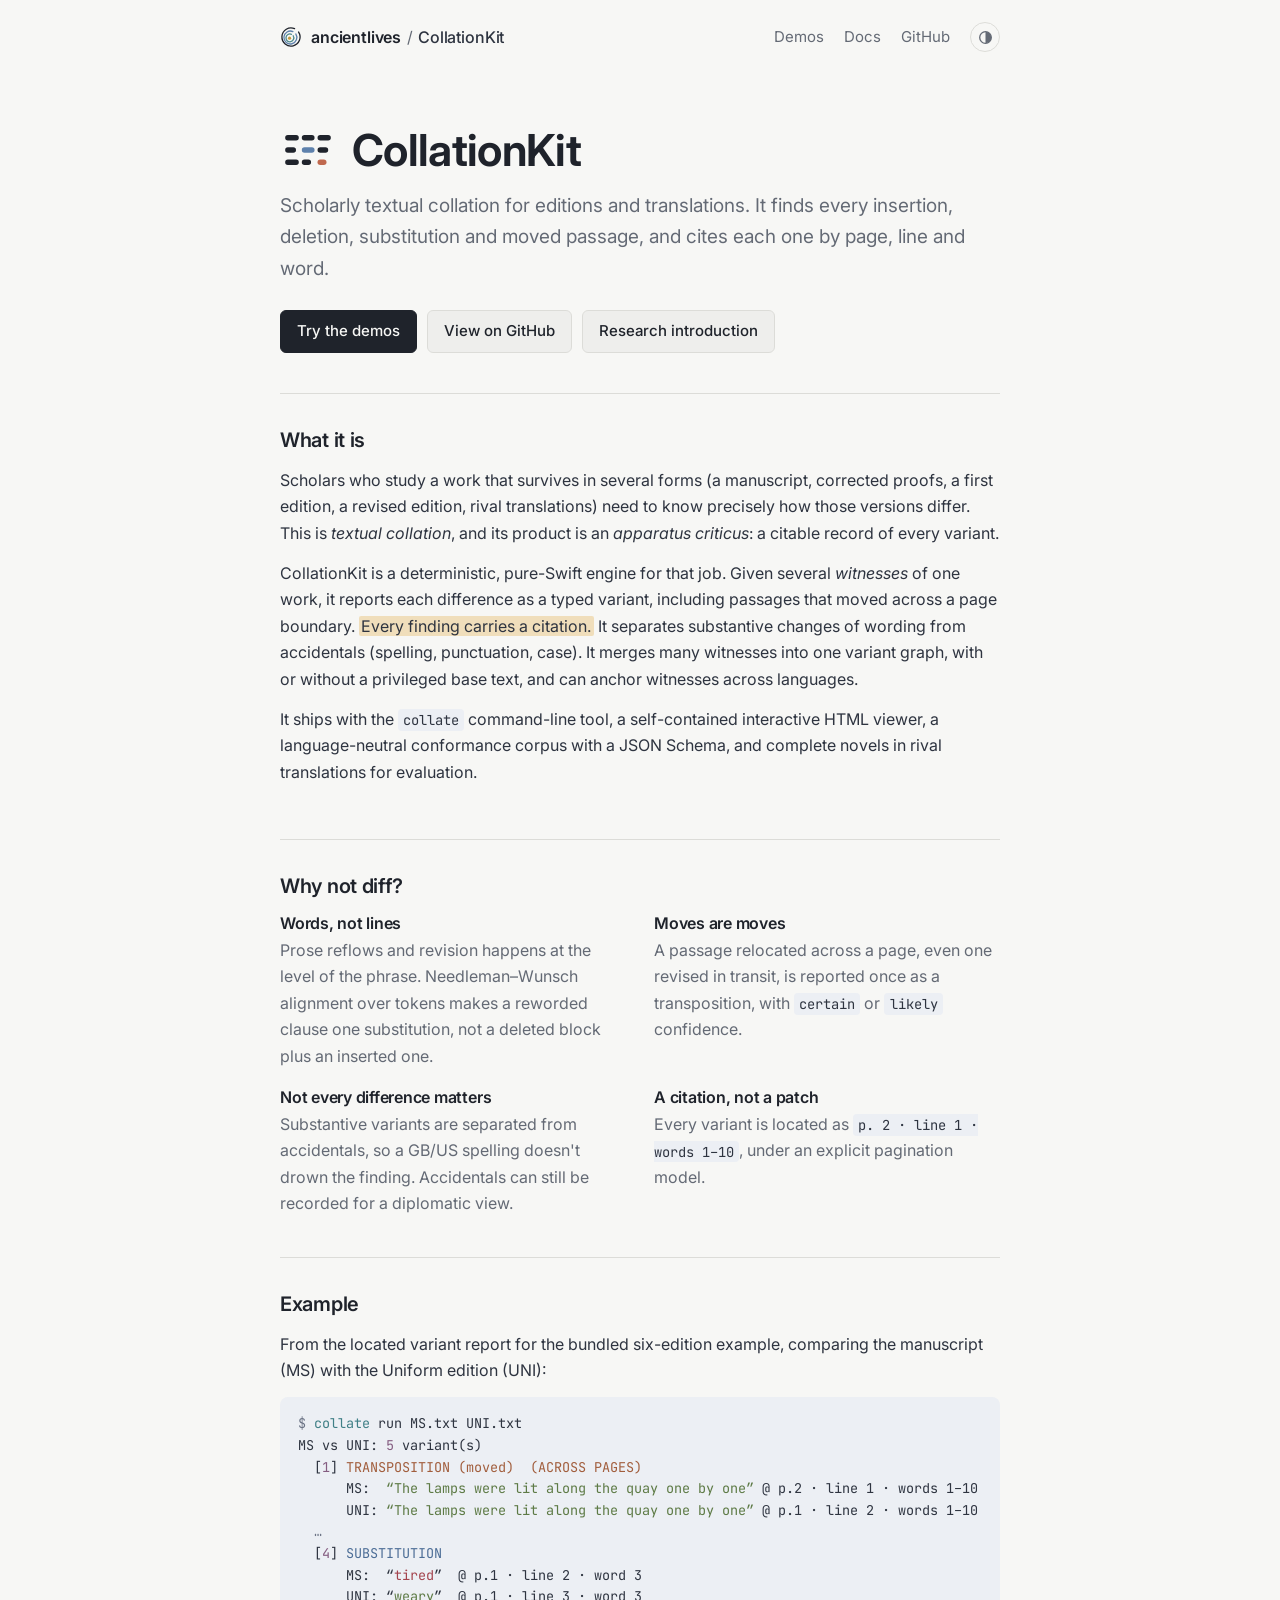
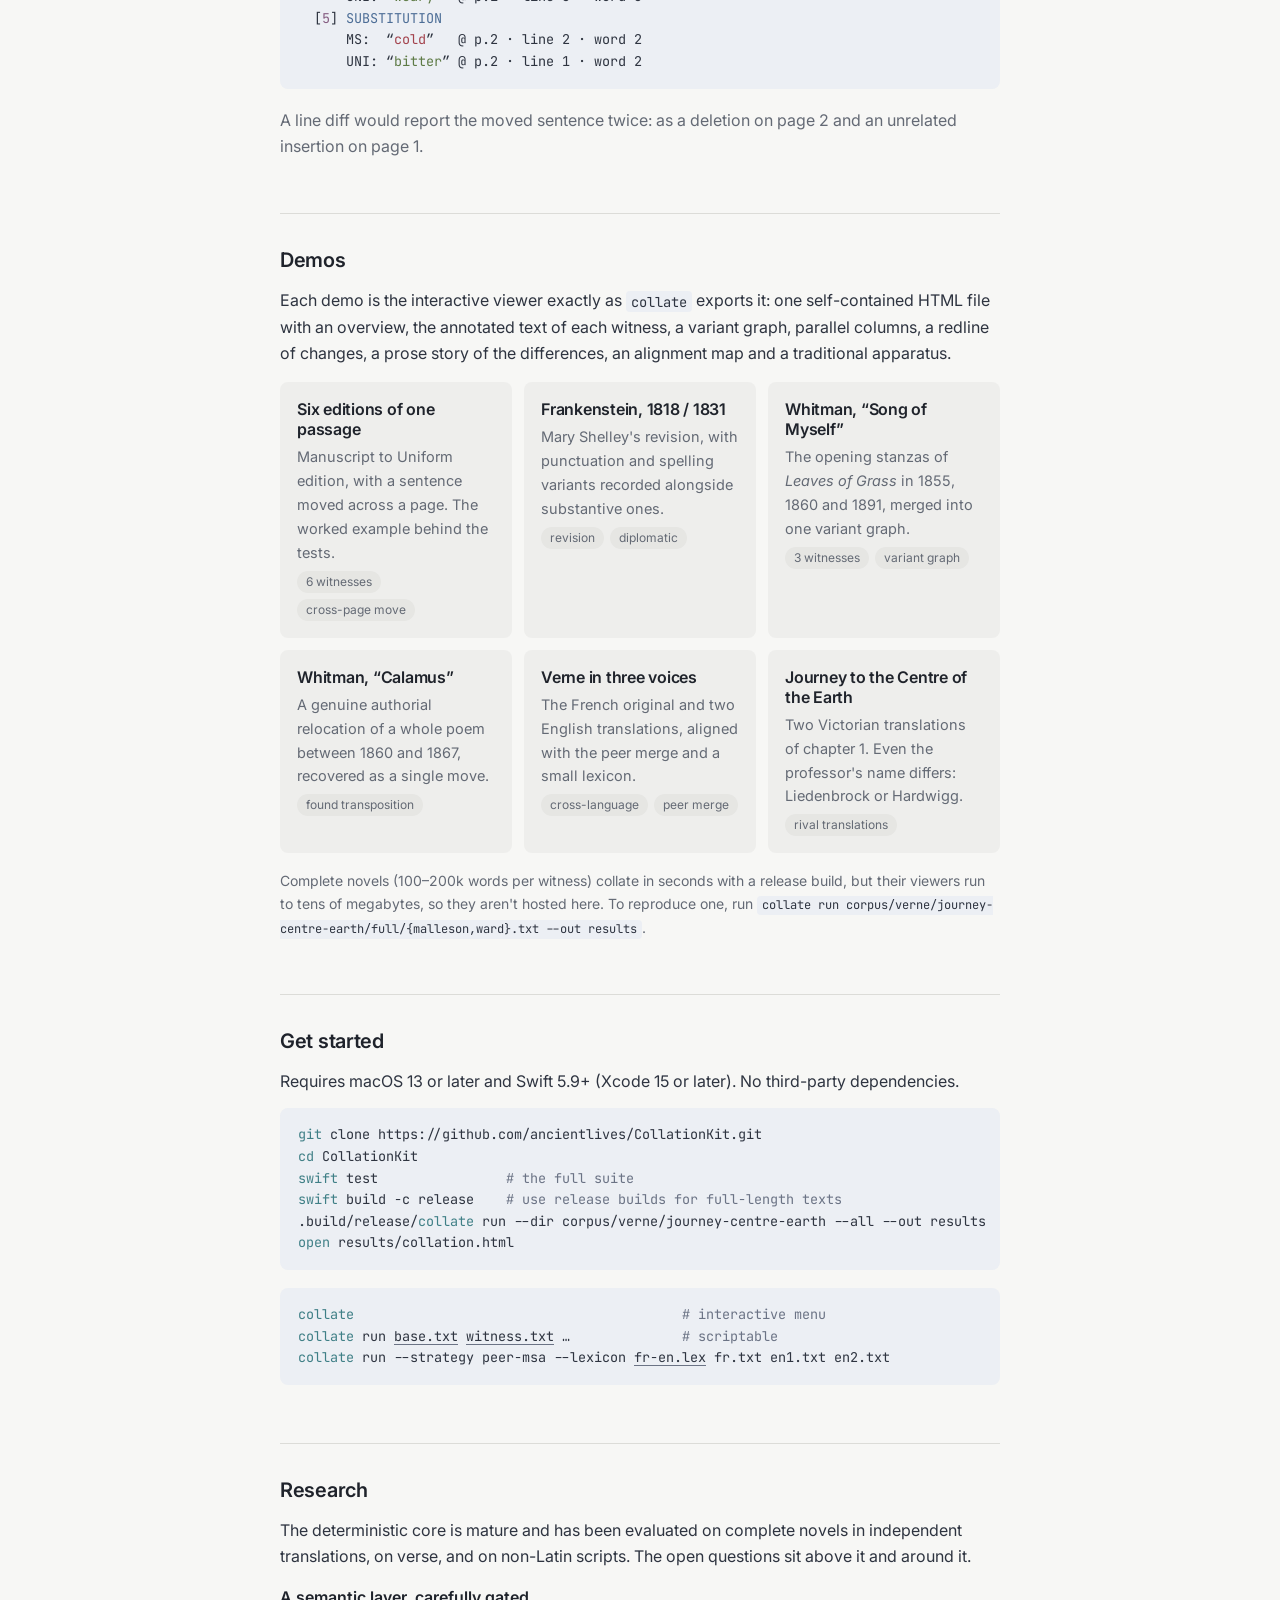
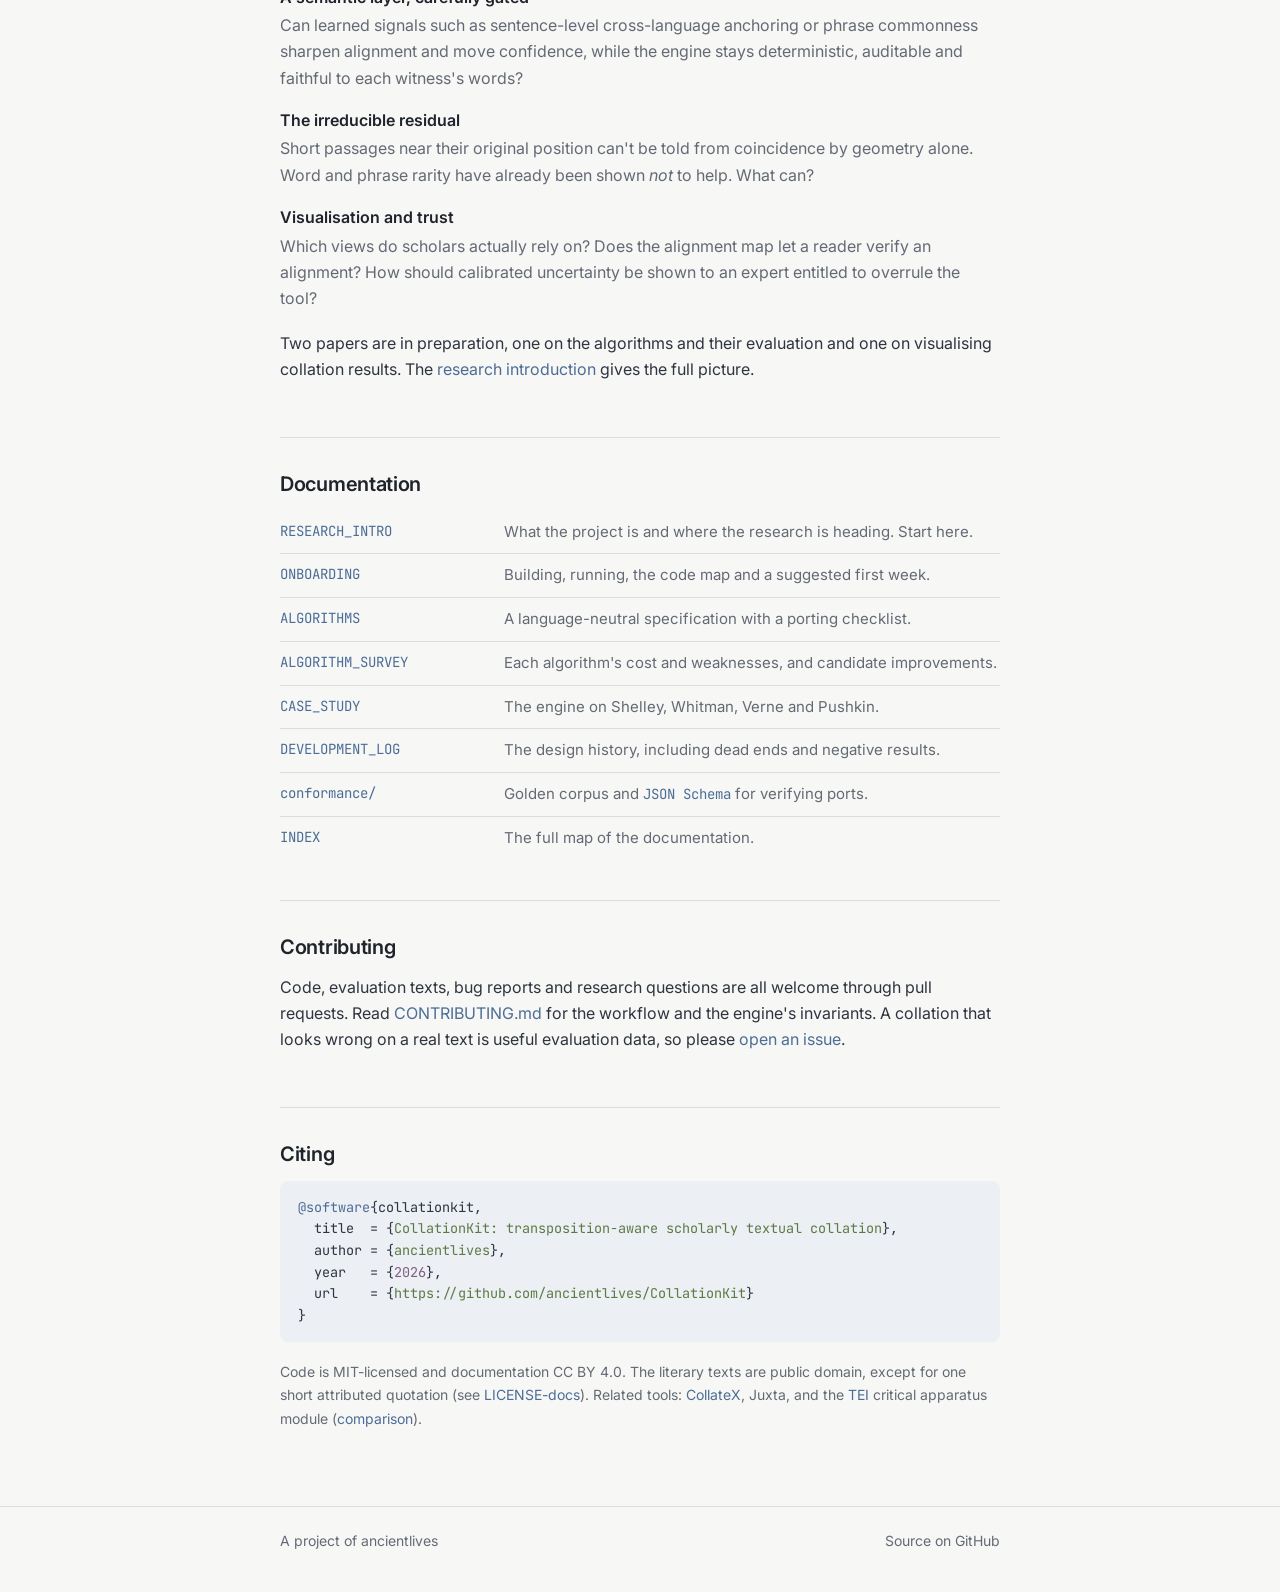
<file: site/index.html>
<!doctype html>
<html lang="en">
<head>
<meta charset="utf-8">
<meta name="viewport" content="width=device-width,initial-scale=1">
<title>CollationKit</title>
<meta name="description" content="CollationKit: a deterministic, pure-Swift engine for scholarly textual collation — insertions, deletions, substitutions and transpositions across editions and translations, each with a page, line and word citation.">
<meta property="og:title" content="CollationKit">
<meta property="og:description" content="Transposition-aware scholarly textual collation, with citations. Open source, MIT.">
<meta property="og:type" content="website">
<meta property="og:url" content="https://ancientlives.github.io/CollationKit/">
<link rel="icon" type="image/svg+xml" href="assets/logo/collationkit-mark.svg">
<link rel="preconnect" href="https://fonts.googleapis.com">
<link rel="preconnect" href="https://fonts.gstatic.com" crossorigin>
<link href="https://fonts.googleapis.com/css2?family=Inter:wght@400;500;600;650&family=JetBrains+Mono:wght@400;500&display=swap" rel="stylesheet">
<link rel="stylesheet" href="assets/site.css?v=5">
<script>
  try { var t = localStorage.getItem("al-theme"); if (t === "light" || t === "dark") document.documentElement.dataset.theme = t; } catch (e) {}
</script>
</head>
<body>

<header class="site-header">
  <div class="wrap">
    <a class="brand" href="https://ancientlives.github.io/"><svg class="logo logo-sm" viewBox="0 0 32 32" width="22" height="22" aria-hidden="true"><path class="ink-s" d="M27.07 8.81A13.2 13.2 0 1 1 21.16 3.85" fill="none" stroke-width="1.9" stroke-linecap="round"/> <path class="acc-s" d="M22.98 11.58A9.4 9.4 0 1 1 18.77 8.05" fill="none" stroke-width="1.9" stroke-linecap="round"/> <path class="teal-s" d="M19.18 14.20A5.7 5.7 0 1 1 16.63 12.05" fill="none" stroke-width="1.9" stroke-linecap="round"/> <circle class="yel-f" cx="13.9" cy="17.7" r="2.3"/></svg><span>ancientlives<span class="sep">/</span><span class="sub">CollationKit</span></span></a>
    <nav class="nav" aria-label="Site">
      <a href="#demos">Demos</a>
      <a href="#docs">Docs</a>
      <a href="https://github.com/ancientlives/CollationKit">GitHub</a>
      <button class="theme-toggle" type="button" data-theme-toggle aria-label="Toggle light or dark theme">
        <svg viewBox="0 0 16 16" aria-hidden="true"><circle cx="8" cy="8" r="6.2" fill="none" stroke="currentColor" stroke-width="1.4"/><path d="M8 1.8a6.2 6.2 0 0 1 0 12.4z" fill="currentColor"/></svg>
      </button>
    </nav>
  </div>
</header>

<main class="wrap">

  <div class="hero">
    <div class="hero-title"><svg class="logo logo-lg" viewBox="0 0 32 32" width="56" height="56" aria-hidden="true"><g fill="none" stroke-width="3.1" stroke-linecap="round"> <path class="ink-s" d="M4.5 9H9.2M14 9H18.2M23 9H27.5"/> <path class="ink-s" d="M4.5 16H7.6M23 16H26"/> <path class="acc-s" d="M14 16H18.2"/> <path class="ink-s" d="M4.5 23H9.2M14 23H16.2"/> <path class="ora-s" d="M23 23H25"/> </g></svg><h1>CollationKit</h1></div>
    <p class="lede">Scholarly textual collation for editions and translations. It finds every insertion, deletion,
    substitution and moved passage, and cites each one by page, line and word.</p>
    <div class="actions">
      <a class="btn primary" href="#demos">Try the demos</a>
      <a class="btn" href="https://github.com/ancientlives/CollationKit">View on GitHub</a>
      <a class="btn" href="https://github.com/ancientlives/CollationKit/blob/main/docs/RESEARCH_INTRO.md">Research introduction</a>
    </div>
  </div>

  <section aria-labelledby="about">
    <h2 id="about">What it is</h2>
    <p>Scholars who study a work that survives in several forms (a manuscript, corrected proofs, a first edition,
    a revised edition, rival translations) need to know precisely how those versions differ. This is
    <em>textual collation</em>, and its product is an <em>apparatus criticus</em>: a citable record of every
    variant.</p>
    <p>CollationKit is a deterministic, pure-Swift engine for that job. Given several <em>witnesses</em> of one work,
    it reports each difference as a typed variant, including passages that moved across a page boundary.
    <mark>Every finding carries a citation.</mark> It separates substantive changes of wording from accidentals
    (spelling, punctuation, case). It merges many witnesses into one variant graph, with or without a privileged
    base text, and can anchor witnesses across languages.</p>
    <p>It ships with the <code>collate</code> command-line tool, a self-contained interactive HTML viewer, a
    language-neutral conformance corpus with a JSON Schema, and complete novels in rival translations for
    evaluation.</p>
  </section>

  <section aria-labelledby="why">
    <h2 id="why">Why not diff?</h2>
    <div class="features">
      <div>
        <h3>Words, not lines</h3>
        <p>Prose reflows and revision happens at the level of the phrase. Needleman–Wunsch alignment over tokens
        makes a reworded clause one substitution, not a deleted block plus an inserted one.</p>
      </div>
      <div>
        <h3>Moves are moves</h3>
        <p>A passage relocated across a page, even one revised in transit, is reported once as a transposition,
        with <code>certain</code> or <code>likely</code> confidence.</p>
      </div>
      <div>
        <h3>Not every difference matters</h3>
        <p>Substantive variants are separated from accidentals, so a GB/US spelling doesn't drown the finding.
        Accidentals can still be recorded for a diplomatic view.</p>
      </div>
      <div>
        <h3>A citation, not a patch</h3>
        <p>Every variant is located as <code>p. 2 · line 1 · words 1–10</code>, under an explicit pagination
        model.</p>
      </div>
    </div>
  </section>

  <section aria-labelledby="example">
    <h2 id="example">Example</h2>
    <p>From the located variant report for the bundled six-edition example, comparing the manuscript (MS) with
    the Uniform edition (UNI):</p>
<pre><span class="c">$</span> <span class="f">collate</span> run MS.txt UNI.txt
MS vs UNI: <span class="n">5</span> variant(s)
  [<span class="n">1</span>] <span class="mov">TRANSPOSITION (moved)  (ACROSS PAGES)</span>
      MS:  <span class="s">“The lamps were lit along the quay one by one”</span> @ p.2 · line 1 · words 1–10
      UNI: <span class="s">“The lamps were lit along the quay one by one”</span> @ p.1 · line 2 · words 1–10
  <span class="c">…</span>
  [<span class="n">4</span>] <span class="k">SUBSTITUTION</span>
      MS:  “<span class="del">tired</span>”  @ p.1 · line 2 · word 3
      UNI: “<span class="add">weary</span>”  @ p.1 · line 3 · word 3
  [<span class="n">5</span>] <span class="k">SUBSTITUTION</span>
      MS:  “<span class="del">cold</span>”   @ p.2 · line 2 · word 2
      UNI: “<span class="add">bitter</span>” @ p.2 · line 1 · word 2</pre>
    <p class="muted">A line diff would report the moved sentence twice: as a deletion on page 2 and an unrelated
    insertion on page 1.</p>
  </section>

  <section id="demos" aria-labelledby="demos-h">
    <h2 id="demos-h">Demos</h2>
    <p>Each demo is the interactive viewer exactly as <code>collate</code> exports it: one self-contained HTML file
    with an overview, the annotated text of each witness, a variant graph, parallel columns, a redline of changes,
    a prose story of the differences, an alignment map and a traditional apparatus.</p>
    <div class="cards">
      <a class="card" href="demos/six-editions.html">
        <h3>Six editions of one passage</h3>
        <p>Manuscript to Uniform edition, with a sentence moved across a page. The worked example behind the tests.</p>
        <div class="tags"><span class="tag">6 witnesses</span><span class="tag">cross-page move</span></div>
      </a>
      <a class="card" href="demos/frankenstein.html">
        <h3>Frankenstein, 1818 / 1831</h3>
        <p>Mary Shelley's revision, with punctuation and spelling variants recorded alongside substantive ones.</p>
        <div class="tags"><span class="tag">revision</span><span class="tag">diplomatic</span></div>
      </a>
      <a class="card" href="demos/whitman-three-editions.html">
        <h3>Whitman, “Song of Myself”</h3>
        <p>The opening stanzas of <em>Leaves of Grass</em> in 1855, 1860 and 1891, merged into one variant graph.</p>
        <div class="tags"><span class="tag">3 witnesses</span><span class="tag">variant graph</span></div>
      </a>
      <a class="card" href="demos/whitman-calamus.html">
        <h3>Whitman, “Calamus”</h3>
        <p>A genuine authorial relocation of a whole poem between 1860 and 1867, recovered as a single move.</p>
        <div class="tags"><span class="tag">found transposition</span></div>
      </a>
      <a class="card" href="demos/verne-trilingual.html">
        <h3>Verne in three voices</h3>
        <p>The French original and two English translations, aligned with the peer merge and a small lexicon.</p>
        <div class="tags"><span class="tag">cross-language</span><span class="tag">peer merge</span></div>
      </a>
      <a class="card" href="demos/verne-journey-ch1.html">
        <h3>Journey to the Centre of the Earth</h3>
        <p>Two Victorian translations of chapter 1. Even the professor's name differs: Liedenbrock or Hardwigg.</p>
        <div class="tags"><span class="tag">rival translations</span></div>
      </a>
    </div>
    <p class="muted small">Complete novels (100–200k words per witness) collate in seconds with a release build, but
    their viewers run to tens of megabytes, so they aren't hosted here. To reproduce one, run
    <code>collate run corpus/verne/journey-centre-earth/full/{malleson,ward}.txt --out results</code>.</p>
  </section>

  <section aria-labelledby="start">
    <h2 id="start">Get started</h2>
    <p>Requires macOS 13 or later and Swift 5.9+ (Xcode 15 or later). No third-party dependencies.</p>
<pre><span class="f">git</span> clone https://github.com/ancientlives/CollationKit.git
<span class="f">cd</span> CollationKit
<span class="f">swift</span> test                <span class="c"># the full suite</span>
<span class="f">swift</span> build -c release    <span class="c"># use release builds for full-length texts</span>
.build/release/<span class="f">collate</span> run --dir corpus/verne/journey-centre-earth --all --out results
<span class="f">open</span> results/collation.html</pre>
<pre><span class="f">collate</span>                                         <span class="c"># interactive menu</span>
<span class="f">collate</span> run <u>base.txt</u> <u>witness.txt</u> …              <span class="c"># scriptable</span>
<span class="f">collate</span> run --strategy peer-msa --lexicon <u>fr-en.lex</u> fr.txt en1.txt en2.txt</pre>
  </section>

  <section aria-labelledby="research">
    <h2 id="research">Research</h2>
    <p>The deterministic core is mature and has been evaluated on complete novels in independent translations,
    on verse, and on non-Latin scripts. The open questions sit above it and around it.</p>
    <dl class="defs">
      <dt>A semantic layer, carefully gated</dt>
      <dd>Can learned signals such as sentence-level cross-language anchoring or phrase commonness sharpen alignment
      and move confidence, while the engine stays deterministic, auditable and faithful to each witness's words?</dd>
      <dt>The irreducible residual</dt>
      <dd>Short passages near their original position can't be told from coincidence by geometry alone. Word and
      phrase rarity have already been shown <em>not</em> to help. What can?</dd>
      <dt>Visualisation and trust</dt>
      <dd>Which views do scholars actually rely on? Does the alignment map let a reader verify an alignment? How
      should calibrated uncertainty be shown to an expert entitled to overrule the tool?</dd>
    </dl>
    <p style="margin-top:18px">Two papers are in preparation, one on the algorithms and their evaluation and one on
    visualising collation results. The <a href="https://github.com/ancientlives/CollationKit/blob/main/docs/RESEARCH_INTRO.md">research
    introduction</a> gives the full picture.</p>
  </section>

  <section id="docs" aria-labelledby="docs-h">
    <h2 id="docs-h">Documentation</h2>
    <ul class="links">
      <li><a href="https://github.com/ancientlives/CollationKit/blob/main/docs/RESEARCH_INTRO.md">RESEARCH_INTRO</a><span>What the project is and where the research is heading. Start here.</span></li>
      <li><a href="https://github.com/ancientlives/CollationKit/blob/main/docs/ONBOARDING.md">ONBOARDING</a><span>Building, running, the code map and a suggested first week.</span></li>
      <li><a href="https://github.com/ancientlives/CollationKit/blob/main/docs/reference/ALGORITHMS.md">ALGORITHMS</a><span>A language-neutral specification with a porting checklist.</span></li>
      <li><a href="https://github.com/ancientlives/CollationKit/blob/main/docs/reference/ALGORITHM_SURVEY.md">ALGORITHM_SURVEY</a><span>Each algorithm's cost and weaknesses, and candidate improvements.</span></li>
      <li><a href="https://github.com/ancientlives/CollationKit/blob/main/docs/development/CASE_STUDY.md">CASE_STUDY</a><span>The engine on Shelley, Whitman, Verne and Pushkin.</span></li>
      <li><a href="https://github.com/ancientlives/CollationKit/blob/main/docs/development/DEVELOPMENT_LOG.md">DEVELOPMENT_LOG</a><span>The design history, including dead ends and negative results.</span></li>
      <li><a href="https://github.com/ancientlives/CollationKit/tree/main/docs/conformance">conformance/</a><span>Golden corpus and <a href="schema/collation.schema.json">JSON Schema</a> for verifying ports.</span></li>
      <li><a href="https://github.com/ancientlives/CollationKit/blob/main/docs/INDEX.md">INDEX</a><span>The full map of the documentation.</span></li>
    </ul>
  </section>

  <section aria-labelledby="contrib">
    <h2 id="contrib">Contributing</h2>
    <p>Code, evaluation texts, bug reports and research questions are all welcome through pull requests. Read
    <a href="https://github.com/ancientlives/CollationKit/blob/main/CONTRIBUTING.md">CONTRIBUTING.md</a> for the workflow
    and the engine's invariants. A collation that looks wrong on a real text is useful evaluation data, so please
    <a href="https://github.com/ancientlives/CollationKit/issues/new/choose">open an issue</a>.</p>
  </section>

  <section aria-labelledby="cite">
    <h2 id="cite">Citing</h2>
<pre><span class="k">@software</span>{collationkit,
  title  = {<span class="s">CollationKit: transposition-aware scholarly textual collation</span>},
  author = {<span class="s">ancientlives</span>},
  year   = {<span class="n">2026</span>},
  url    = {<span class="s">https://github.com/ancientlives/CollationKit</span>}
}</pre>
    <p class="muted small">Code is MIT-licensed and documentation CC BY 4.0. The literary texts are public domain,
    except for one short attributed quotation (see <a href="https://github.com/ancientlives/CollationKit/blob/main/LICENSE-docs.md">LICENSE-docs</a>).
    Related tools: <a href="https://collatex.net/">CollateX</a>, Juxta, and the <a href="https://tei-c.org/">TEI</a>
    critical apparatus module (<a href="https://github.com/ancientlives/CollationKit/blob/main/docs/reference/COMPARISON.md">comparison</a>).</p>
  </section>

</main>

<footer class="site-footer">
  <div class="wrap">
    <span>A project of <a href="https://ancientlives.github.io/">ancientlives</a></span>
    <a href="https://github.com/ancientlives/CollationKit">Source on GitHub</a>
  </div>
</footer>

<script>
  (function () {
    var btn = document.querySelector("[data-theme-toggle]");
    if (!btn) return;
    btn.addEventListener("click", function () {
      var root = document.documentElement;
      var cur = root.dataset.theme || (matchMedia("(prefers-color-scheme: dark)").matches ? "dark" : "light");
      var next = cur === "dark" ? "light" : "dark";
      root.dataset.theme = next;
      try { localStorage.setItem("al-theme", next); } catch (e) {}
    });
  })();
</script>
</body>
</html>
</file>
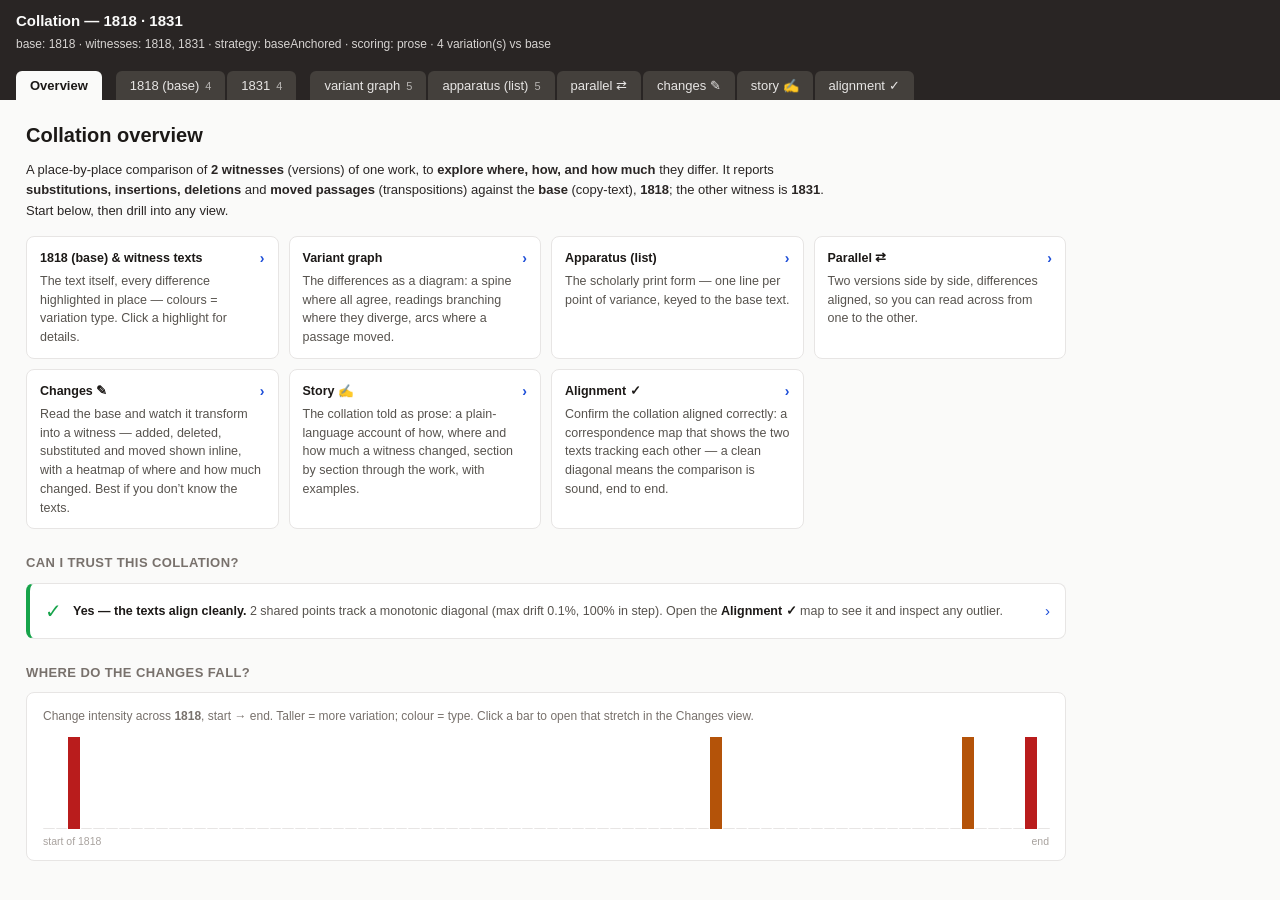
<file: site/demos/frankenstein.html>
<!DOCTYPE html>
<html lang="en">
<head>
<meta charset="utf-8">
<meta name="viewport" content="width=device-width, initial-scale=1">
<title>Collation — 1818 · 1831</title>
<style>
  :root { --sub:#b45309; --ins:#15803d; --del:#b91c1c; --mov:#1d4ed8; --spl:#7e22ce;
          --subbg:#fef3c7; --insbg:#dcfce7; --delbg:#fee2e2; --movbg:#dbeafe; --splbg:#f3e8ff; }
  * { box-sizing: border-box; }
  body { margin:0; font:14px/1.5 -apple-system, "Segoe UI", Roboto, sans-serif; color:#1c1917; background:#fafaf9; }
  header { padding:10px 16px; background:#292524; color:#fafaf9; }
  header h1 { margin:0; font-size:15px; font-weight:600; }
  header .meta { font-size:12px; color:#d6d3d1; margin-top:2px; }
  nav.tabs { display:flex; gap:2px; padding:8px 16px 0; background:#292524; flex-wrap:wrap; }
  nav.tabs button { border:0; padding:7px 14px; border-radius:6px 6px 0 0; background:#44403c; color:#e7e5e4;
                    cursor:pointer; font-size:13px; }
  nav.tabs button.active { background:#fafaf9; color:#1c1917; font-weight:600; }
  nav.tabs button .badge { opacity:.7; font-size:11px; margin-left:6px; }
  .legend { padding:6px 16px; font-size:12px; color:#57534e; border-bottom:1px solid #e7e5e4; background:#fff;
            display:flex; flex-wrap:wrap; align-items:center; gap:4px 2px; }
  .legend .k { padding:1px 6px; border-radius:3px; margin-right:8px; white-space:nowrap; }
  .legend label { margin-right:10px; cursor:pointer; white-space:nowrap; }
  /* #1 — the persistent COLOUR KEY: always shown on a text tab so a reader knows what each highlight colour
     means, independent of the (separate) type filters. One swatch per variation type, coloured as the spans. */
  .keybar { display:flex; flex-wrap:wrap; align-items:center; gap:10px; margin-right:14px; }
  .keybar .ky { display:inline-flex; align-items:center; gap:5px; white-space:nowrap; }
  .keybar .sw { width:13px; height:13px; border-radius:3px; display:inline-block; }
  .legend .filters { display:flex; flex-wrap:wrap; align-items:center; gap:4px 2px; }
  .legend .sep { color:#d6d3d1; margin:0 6px; }
  main { display:flex; height:calc(100vh - 118px); }
  #text { flex:1.7; overflow:auto; padding:18px 22px; white-space:pre-wrap; font:14px/1.75 Georgia, "Times New Roman", serif;
          background:#fff; }
  /* The side panel is a flex COLUMN: the detail card stays pinned at the top while only the variant list below
     it scrolls — so the metadata for a selected variation is always visible however far you've scrolled (#2). */
  #side { flex:1; min-width:320px; max-width:460px; display:flex; flex-direction:column; min-height:0;
          border-left:1px solid #e7e5e4; background:#fafaf9; }
  #detail { flex:0 0 auto; padding:10px 14px; border-bottom:2px solid #d6d3d1; background:#fff; min-height:74px;
            max-height:45%; overflow:auto; font-size:13px; }
  #detail .cite { color:#78716c; font-size:12px; }
  #detail .rdg { font:13px Georgia, serif; padding:2px 6px; border-radius:3px; }
  #list { flex:1 1 auto; overflow:auto; min-height:0; }
  #list div.row { padding:5px 14px; border-bottom:1px solid #eee; cursor:pointer; font-size:12.5px; }
  #list div.row:hover { background:#f5f5f4; }
  #list div.row.active { background:#e7e5e4; }
  #list .t { display:inline-block; width:86px; font-weight:600; font-size:11px; text-transform:uppercase; }
  #list .likely { opacity:.65; }
  #list .hop { float:right; font-size:11px; color:#1d4ed8; }
  span.v { border-radius:3px; cursor:pointer; }
  span.v.active { outline:2px solid #1c1917; }
  /* a brief pulse on a span we JUMPED to from the graph/apparatus, so the exact variant is obvious (#1) */
  .flash { animation:flashpulse 1.4s ease-out; }
  @keyframes flashpulse { 0% { box-shadow:0 0 0 3px #fde68a, 0 0 0 6px #f59e0b; }
                          100% { box-shadow:0 0 0 3px transparent, 0 0 0 6px transparent; } }
  .substitution { background:var(--subbg); box-shadow:inset 0 -2px 0 var(--sub); }
  .insertion { background:var(--insbg); box-shadow:inset 0 -2px 0 var(--ins); }
  .deletion { background:var(--delbg); box-shadow:inset 0 -2px 0 var(--del); }
  .transposition { background:var(--movbg); box-shadow:inset 0 -2px 0 var(--mov); }
  .variantSpelling { background:var(--splbg); box-shadow:inset 0 -2px 0 var(--spl); }
  .withinMove { text-decoration: underline dotted; }
  .likelySpan { opacity:.75; }
  /* apparatus tab: a help header, a SCROLLABLE clickable list, and its OWN detail panel — self-contained (#4) */
  #apparatus { padding:0; background:#fff; overflow:hidden; flex:1.7; display:none; flex-direction:column; }
  #apparatus .aphelp { flex:0 0 auto; padding:10px 20px; font:12.5px/1.55 -apple-system, sans-serif; color:#57534e;
                       background:#fbfbfa; border-bottom:1px solid #e7e5e4; }
  #apparatus .aphelp b { color:#1c1917; }
  #apparatus .aphelp .ex { display:inline-block; background:#fff; border:1px solid #e7e5e4; border-radius:4px;
                           padding:1px 6px; font:12px Georgia, serif; }
  #apparatus .aphelp .ex .p { color:#a8a29e; } #apparatus .aphelp .ex .lm { font-weight:700; }
  #apparatus .aphelp .ex .sg { font:10px -apple-system, sans-serif; color:#78716c; text-transform:uppercase; }
  #apparatus .aplist { flex:1 1 auto; overflow:auto; min-height:0; padding:8px 0 14px; font:13px/1.7 Georgia, serif; }
  #apparatus .apline { padding:2px 20px; cursor:pointer; border-left:3px solid transparent; }
  #apparatus .apline:hover { background:#f5f5f4; }
  #apparatus .apline.active { background:#eef2ff; border-left-color:#1d4ed8; }
  #apparatus .pos { color:#a8a29e; margin-right:8px; font:11px -apple-system, sans-serif; }
  #apparatus .lemma { font-weight:700; }
  #apparatus .apsig { font:10px -apple-system, sans-serif; color:#78716c; text-transform:uppercase; letter-spacing:.3px; }
  #apparatus .semi { color:#c4c0bb; }
  /* the apparatus detail panel (its own, not the text-tab sidebar) */
  #apparatus .apdetail { flex:0 0 auto; max-height:40%; overflow:auto; border-top:2px solid #d6d3d1; background:#fff;
                         padding:12px 20px; font:13px -apple-system, sans-serif; display:none; }
  #apparatus .apdetail.on { display:block; }
  #apparatus .apdetail h4 { margin:0 0 8px; font-size:13px; }
  #apparatus .apdetail .rd { margin:5px 0; font:14px Georgia, serif; }
  #apparatus .apdetail .rd .sig { font:10px -apple-system, sans-serif; color:#78716c; text-transform:uppercase;
                                  letter-spacing:.4px; margin-right:8px; display:inline-block; min-width:70px; }
  #apparatus .apdetail .rd .rw { padding:1px 6px; border-radius:3px; }
  #apparatus .apdetail .apcite { margin-top:8px; font:12px -apple-system, sans-serif; color:#78716c; }
  #apparatus .apdetail .apcite b { color:#1c1917; }
  #apparatus .apdetail .links { margin-top:10px; display:flex; gap:8px; flex-wrap:wrap; }
  #apparatus .apdetail .links button { border:1px solid #d6d3d1; background:#fff; color:#1d4ed8; border-radius:5px;
                                       padding:5px 11px; font-size:12px; cursor:pointer; }
  #apparatus .apdetail .links button:hover { background:#f5f5f4; }
  .notice { padding:14px 20px; color:#78716c; font-size:13px; }

  /* #2 — visual variant-graph (columnar "score" layout). Each spine position is a column; agreement columns
     render compact/greyed, variant columns stack one row per reading (sigla-labelled, type-coloured). Windowed:
     only the columns near the viewport are built. Move edges are an inline-SVG overlay of arcs above the row. */
  #graph { flex:1.7; background:#fff; display:none; flex-direction:column; overflow:hidden; }
  #graph .ghelp { flex:0 0 auto; padding:7px 16px; font-size:12px; color:#57534e; background:#fbfbfa;
                  border-bottom:1px solid #e7e5e4; }
  #graph .ghelp b { color:#1c1917; }
  #graph .hscroll { flex:1 1 auto; overflow:auto; position:relative; min-height:0; }
  #graph .scroller { position:relative; min-height:100%; }
  /* The columns are laid out on a horizontal SPINE (the agreement backbone). A baseline rule runs through the
     agreement row; each column is a node ON that spine, and a variant column's stacked readings hang BELOW the
     spine as branches (a connector drops from the spine to each reading). This is what makes it read as a
     variant GRAPH — spine + branch nodes + move arcs — rather than a flat list of boxes (#3).
     The spine sits well down the viewport (SPINE_TOP) so move arcs have room to bow up ABOVE it and variant
     readings have room to hang BELOW it — using the vertical space like a real graph (#3). */
  #graph .cols { display:flex; align-items:flex-start; padding:150px 14px 40px; gap:0; min-height:100%;
                 position:relative; }
  #graph .spineline { position:absolute; left:0; height:2px; background:#d6d3d1; top:168px; z-index:0; }
  /* Every column is exactly COL_W wide (JS positions the spine + arcs on that stride), so the dots stay evenly
     spaced. Variant readings hang below on a connector; a hovered/active node lifts above the rest. Nodes are
     kept clear + readable (#2): a legible reading, each reading tagged with a witness chip, colour-coded. */
  .gcol { position:relative; z-index:1; flex:0 0 auto; width:76px; display:flex; flex-direction:column;
          align-items:center; cursor:pointer; border-radius:6px; transition:background .1s; }
  .gcol:hover { z-index:6; }
  .gcol.variant:hover, .gcol.inserted:hover, .gcol.active { z-index:5; }
  /* #1 — edge columns anchor their hover-expanded card inward so it never spills off the (non-left-scrollable)
     start of the graph. The dot/label stay centred on the spine; only the widening branch card (and the greyed
     agreement label) is re-anchored — left-edge cards grow rightward, right-edge cards grow leftward. */
  .gcol.edgeL .branches, .gcol.edgeL .agreelbl { align-self:flex-start; text-align:left; }
  .gcol.edgeR .branches, .gcol.edgeR .agreelbl { align-self:flex-end; text-align:right; }
  /* #2 — clear HOVER FEEDBACK that a node is clickable: a soft highlight column behind it (reaching up to the
     spine) and a ring on the dot. Makes even an agreement node read as interactive. */
  .gcol::before { content:''; position:absolute; top:-6px; left:2px; right:2px; bottom:0; border-radius:6px;
                  background:transparent; z-index:-1; pointer-events:none; transition:background .1s; }
  .gcol:hover::before { background:rgba(29,78,216,.07); box-shadow:0 0 0 1px rgba(29,78,216,.18); }
  .gcol.active::before { background:rgba(245,158,11,.10); box-shadow:0 0 0 1px rgba(245,158,11,.35); }
  .gcol .gpos { font:10px -apple-system, sans-serif; color:#c4c0bb; margin-bottom:3px; }
  .gcol:hover .gpos { color:#1d4ed8; }
  /* the node dot sitting ON the spine */
  .gcol .dot { width:10px; height:10px; border-radius:50%; background:#a8a29e; border:2px solid #fff;
               box-shadow:0 0 0 1px #d6d3d1; margin-bottom:3px; transition:box-shadow .1s, transform .1s; }
  .gcol.variant .dot { background:#57534e; box-shadow:0 0 0 1px #57534e; }
  .gcol.inserted .dot { background:var(--ins); box-shadow:0 0 0 1px var(--ins); }
  .gcol:hover .dot { transform:scale(1.25); box-shadow:0 0 0 2px #1d4ed8; }
  .gcol.active .dot { width:13px; height:13px; background:#1c1917; box-shadow:0 0 0 3px #fde68a, 0 0 0 4px #1c1917; }
  /* agreement label sits just under its dot, compact + greyed */
  .gcol .agreelbl { font:12px/1.35 Georgia, serif; color:#57534e; max-width:74px; text-align:center;
                    white-space:nowrap; overflow:hidden; text-overflow:ellipsis; }
  .gcol:hover .agreelbl { max-width:220px; overflow:visible; color:#1c1917; }
  /* a short connector line dropping from the spine dot to the branch box, so branches read as hanging off it */
  .gcol .stem { width:2px; height:14px; background:#a8a29e; }
  .gcol.inserted .stem { background:var(--ins); }
  /* variant branches drop below the spine — a card with one clear ROW per witness reading. Each row STACKS a
     small witness chip above its reading, so both stay legible in a narrow column (#2). A type-coloured left
     stripe reinforces what kind of variant it is. On hover/active the card widens to show full readings. */
  .gcol .branches { display:flex; flex-direction:column; gap:0; width:74px;
                    border-radius:6px; background:#fff; border:1px solid #d6d3d1; overflow:hidden;
                    box-shadow:0 1px 3px rgba(0,0,0,.07); }
  .gcol.active .branches, .gcol:hover .branches { width:230px; border-color:#78716c; }
  .gcol .grow { display:flex; flex-direction:column; gap:1px; padding:4px 7px; border-top:1px solid #f0efed;
                border-left:3px solid transparent; }
  .gcol .grow:first-child { border-top:0; }
  /* the witness chip (sigla) — a small tag naming which witness(es) read this */
  .gcol .grow .sig { align-self:flex-start; font:9px/1.5 -apple-system, sans-serif; font-weight:700; color:#57534e;
                     background:#f0efed; border-radius:3px; padding:0 5px; text-transform:uppercase; letter-spacing:.4px;
                     white-space:nowrap; }
  /* the reading text — coloured by variation type, ellipsised until the node is focused */
  .gcol .grow .rdt { font:13px/1.3 Georgia, serif; color:#1c1917; overflow:hidden; text-overflow:ellipsis;
                     white-space:nowrap; }
  .gcol .grow.rsub { border-left-color:var(--sub); } .gcol .grow.rins { border-left-color:var(--ins); }
  .gcol .grow.rdel { border-left-color:var(--del); } .gcol .grow.rmov { border-left-color:var(--mov); }
  .gcol .grow.rsub .rdt { color:var(--sub); } .gcol .grow.rins .rdt { color:var(--ins); }
  .gcol .grow.rdel .rdt { color:var(--del); } .gcol .grow.rmov .rdt { color:var(--mov); }
  /* the node-detail panel below the graph (#2): shows the clicked node's reading(s) + snippet(s) + links */
  #graph .gdetail { flex:0 0 auto; max-height:38%; overflow:auto; border-top:2px solid #d6d3d1; background:#fff;
                    padding:12px 18px; font-size:13px; display:none; }
  #graph .gdetail.on { display:block; }
  #graph .gdetail h4 { margin:0 0 8px; font-size:13px; }
  #graph .gdetail .rd { margin:5px 0; }
  #graph .gdetail .rd .sig { font:10px -apple-system, sans-serif; color:#78716c; text-transform:uppercase;
                             letter-spacing:.4px; margin-right:8px; display:inline-block; min-width:64px; }
  #graph .gdetail .rd .rw { font:14px Georgia, serif; padding:1px 6px; border-radius:3px; }
  #graph .gdetail .snip { margin:8px 0 4px; padding:8px 10px; background:#fafaf9; border:1px solid #eee;
                          border-radius:5px; font:13px/1.6 Georgia, serif; }
  #graph .gdetail .snip .lbl { font:10px -apple-system, sans-serif; text-transform:uppercase; letter-spacing:.4px;
                              color:#78716c; display:block; margin-bottom:2px; }
  #graph .gdetail .snip mark { background:var(--subbg); box-shadow:inset 0 -2px 0 var(--sub); border-radius:2px; }
  #graph .gdetail .links { margin-top:10px; display:flex; gap:8px; flex-wrap:wrap; }
  #graph .gdetail .links button { border:1px solid #d6d3d1; background:#fff; color:#1d4ed8; border-radius:5px;
                                  padding:5px 11px; font-size:12px; cursor:pointer; }
  #graph .gdetail .links button:hover { background:#f5f5f4; }
  #graph .gdetail .hint { color:#a8a29e; }
  .gcol.active .branches { outline:2px solid #1c1917; }
  .gcol .grow { font:12px/1.35 Georgia, serif; white-space:nowrap; overflow:hidden; text-overflow:ellipsis;
                max-width:88px; }
  .gcol.active .grow, .gcol:hover .grow { max-width:220px; }   /* the focused node shows full readings */
  .gcol .grow .sig { font:9px -apple-system, sans-serif; color:#78716c; margin-right:4px;
                     text-transform:uppercase; letter-spacing:.3px; }
  .gcol .grow.rsub { color:var(--sub); } .gcol .grow.rins { color:var(--ins); }
  .gcol .grow.rdel { color:var(--del); } .gcol .grow.rmov { color:var(--mov); }
  #graph svg.moves { position:absolute; top:0; left:0; pointer-events:none; overflow:visible; z-index:2; }
  #graph .overview { flex:0 0 26px; background:#fff; border-bottom:1px solid #e7e5e4;
                     display:flex; align-items:stretch; }
  #graph .overview .ov { flex:1 1 0; cursor:pointer; }   /* colour set inline per bucket (#4) */
  /* #3 — the overall-variant summary bar at the top of the graph: the run-wide shape of the difference. */
  #graph .gsum { flex:0 0 auto; padding:9px 16px; background:#fff; border-bottom:1px solid #e7e5e4; }
  #graph .gsum .gsline { font-size:13px; color:#292524; } #graph .gsum .gsline b { color:#1c1917; }
  #graph .gsum .gschips { display:flex; flex-wrap:wrap; gap:6px 14px; margin-top:7px; }
  #graph .gsum .gschip { display:inline-flex; align-items:center; gap:5px; font-size:12px; color:#57534e; white-space:nowrap; }
  #graph .gsum .gschip b { color:#1c1917; } #graph .gsum .gschip.zero { opacity:.5; }
  #graph .gsum .gsw { width:12px; height:12px; border-radius:3px; display:inline-block; }

  /* #3 — parallel side-by-side (base ⇄ one witness). Two scrolled columns; variation highlighted on BOTH
     sides in matching colours; a ∅ gap marker where one side omits. Linked hover flags the counterpart. */
  #parallel { flex:2.7; display:none; overflow:hidden; flex-direction:column; }
  #parallel .pbar { display:flex; align-items:center; gap:8px; padding:6px 14px; border-bottom:1px solid #e7e5e4;
                    background:#fff; font-size:12px; }
  #parallel .cols2 { display:flex; flex:1; min-height:0; }
  #parallel .pcol { flex:1; overflow:auto; padding:16px 20px 16px 8px;
                    font:14px/1.8 Georgia, "Times New Roman", serif; }
  #parallel .pcol.base { border-right:1px solid #e7e5e4; background:#fff; }
  #parallel .pcol.comp { background:#fcfcfb; }
  #parallel .pcol h4 { position:sticky; top:-16px; margin:-16px 0 10px -8px; padding:6px 20px; background:#f5f5f4;
                       font:600 12px -apple-system, sans-serif; color:#57534e; border-bottom:1px solid #e7e5e4; }
  /* each physical line is a row: an (optional) line-number gutter + the line body */
  #parallel .pline { display:flex; align-items:flex-start; }
  #parallel .plnum { display:none; flex:0 0 auto; width:0; margin-right:0; text-align:right; user-select:none;
                     font:11px/1.8 -apple-system, sans-serif; color:#c4c0bb; }
  #parallel .plbody { flex:1; white-space:pre-wrap; min-width:0; }
  /* #4 — line numbers on: reveal the gutter */
  #parallel.lines .plnum { display:block; width:42px; margin-right:12px; border-right:1px solid #eee; padding-right:8px; }
  #parallel.lines .pline:hover .plnum { color:#78716c; }
  #parallel span.pv { border-radius:3px; cursor:pointer; }
  #parallel span.pv.mate { outline:2px solid #1c1917; }
  #parallel .gap { color:var(--del); font-weight:700; background:var(--delbg); border-radius:3px; padding:0 3px; }
  #parallel .pbar label { display:inline-flex; align-items:center; gap:5px; cursor:pointer; }
  /* #3 — the parallel highlight colour key (types present in this pair) */
  #parallel .pbar .pkey { margin-left:auto; display:inline-flex; flex-wrap:wrap; align-items:center; gap:10px; color:#57534e; }
  #parallel .pbar .pkey b { font-weight:600; color:#1c1917; }
  #parallel .pbar .pkey .kk { display:inline-flex; align-items:center; gap:4px; white-space:nowrap; }
  #parallel .pbar .pkey .sw { width:13px; height:13px; border-radius:3px; display:inline-block; }

  /* #5 — CHANGES view: read the BASE and watch it transform into the witness (track-changes / redline), with a
     change-intensity heatmap for the where/how-much at a glance. Designed for a reader unfamiliar with the texts. */
  #changes { flex:2.7; display:none; overflow:hidden; flex-direction:column; background:#fff; }
  #changes .cbar { flex:0 0 auto; display:flex; align-items:center; gap:10px; flex-wrap:wrap; padding:7px 16px;
                   border-bottom:1px solid #e7e5e4; background:#fff; font-size:12px; }
  #changes .cbar b { color:#1c1917; }
  #changes .cbar select { font-size:12px; }
  #changes .cbar .clegend { display:flex; gap:12px; flex-wrap:wrap; margin-left:auto; color:#57534e; }
  #changes .cbar .clegend .k { display:inline-flex; align-items:center; gap:4px; }
  #changes .cbar .clegend .sw { width:22px; height:12px; border-radius:2px; display:inline-block; }
  /* the summary banner */
  #changes .csum { flex:0 0 auto; padding:9px 16px; background:#fbfbfa; border-bottom:1px solid #e7e5e4; font-size:13px; color:#292524; }
  #changes .csum b { font-size:15px; }
  #changes .csum .pct { display:inline-block; min-width:120px; }
  /* the heatmap strip — one cell per bucket of the base, coloured by change density; click to jump */
  #changes .heat { flex:0 0 auto; display:flex; height:30px; border-bottom:1px solid #e7e5e4; background:#fafaf9; cursor:pointer; }
  #changes .heat .hc { flex:1 1 0; }
  /* the transformation reading — `pre-wrap` PRESERVES the base text's own line/paragraph breaks (otherwise every
     newline collapses to a space and the reading is one wall of text). Long lines still wrap. */
  #changes .cbody { flex:1 1 auto; overflow:auto; min-height:0; padding:18px 32px 40px; white-space:pre-wrap;
                    font:15px/1.9 Georgia, "Times New Roman", serif; color:#1c1917; }
  #changes .cbody .kept { color:#1c1917; }
  /* substitution: struck base → new witness reading */
  /* a solid colour, not `opacity`: opacity on ~26k spans made WebKit take a minute to lay out a full novel (B15) */
  #changes .sub-old { color:#cb5555; text-decoration:line-through; text-decoration-color:#f0a0a0; }
  #changes .sub-new { color:var(--ins); background:var(--insbg); border-radius:3px; padding:0 3px; }
  #changes .sub-arrow { color:#a8a29e; margin:0 2px; }
  /* deletion: struck base (witness omits it) */
  #changes .del { color:var(--del); text-decoration:line-through; text-decoration-color:#f0a0a0;
                  background:var(--delbg); border-radius:3px; padding:0 2px; }
  /* insertion: a caret + the witness-added text */
  #changes .ins { color:var(--ins); background:var(--insbg); border-radius:3px; padding:0 3px; }
  #changes .ins::before { content:'‸'; color:var(--ins); font-weight:700; margin-right:1px; }
  /* moved: the base text stays, marked with a move badge */
  #changes .mov { background:var(--movbg); border-radius:3px; padding:0 2px; box-shadow:inset 0 -2px 0 var(--mov); }
  #changes .mov::after { content:'⇄'; color:var(--mov); font-size:11px; vertical-align:super; margin-left:1px; }
  #changes .chunk { cursor:pointer; }
  #changes .chunk.on { outline:2px solid #f59e0b; border-radius:3px; }
  #changes .cnote { color:#a8a29e; font-size:12px; padding:10px 26px; }

  /* ALIGNMENT MAP — a correspondence dot-plot (base position × comparison position) so a reviewer can CONFIRM
     the collation aligned correctly at a glance: a clean monotonic near-diagonal = the texts track each other;
     points flying off it = a mis-alignment. Answers "did the collation actually work?". */
  #alignmap { flex:2.7; display:none; overflow:hidden; flex-direction:column; background:#fff; }
  #alignmap .abar { flex:0 0 auto; display:flex; align-items:center; gap:10px; flex-wrap:wrap; padding:7px 16px;
                    border-bottom:1px solid #e7e5e4; font-size:12px; }
  #alignmap .abar b { color:#1c1917; }
  /* the verdict banner — plain-language confidence statement */
  #alignmap .verdict { flex:0 0 auto; padding:10px 16px; font-size:13px; border-bottom:1px solid #e7e5e4;
                       display:flex; align-items:center; gap:9px; }
  #alignmap .verdict.ok { background:#f0fdf4; color:#166534; } #alignmap .verdict.warn { background:#fffbeb; color:#92400e; }
  #alignmap .verdict .icon { font-size:17px; } #alignmap .verdict b { color:inherit; }
  #alignmap .help { flex:0 0 auto; padding:8px 16px; font-size:12px; color:#57534e; background:#fbfbfa;
                    border-bottom:1px solid #e7e5e4; }
  #alignmap .help b { color:#1c1917; }
  #alignmap .plotwrap { flex:1 1 auto; overflow:auto; min-height:0; padding:16px; display:flex; justify-content:center; }
  #alignmap svg { background:#fff; }
  #alignmap svg .diag { stroke:#d6d3d1; stroke-width:1; stroke-dasharray:5 4; }
  #alignmap svg .axis { stroke:#e7e5e4; stroke-width:1; }
  #alignmap svg .axlbl { font:11px -apple-system, sans-serif; fill:#78716c; }
  #alignmap svg .band { fill:rgba(22,101,52,.05); }
  #alignmap svg .pt { cursor:pointer; }
  #alignmap svg .pt:hover { stroke:#1c1917; stroke-width:1.5; }
  #alignmap .tip { position:fixed; z-index:60; background:#1c1917; color:#fff; font:11px -apple-system, sans-serif;
                   padding:5px 8px; border-radius:5px; pointer-events:none; display:none; max-width:280px; }

  /* STORY view — the collation as prose: the high-level narrative, then a readable, section-by-section account of
     the recorded changes so a reader gets the *full story* of how the witness changed from the base. */
  #story { flex:2.7; display:none; overflow:hidden; flex-direction:column; background:#fff; }
  #story .sbar { flex:0 0 auto; display:flex; align-items:center; gap:10px; flex-wrap:wrap; padding:7px 16px;
                 border-bottom:1px solid #e7e5e4; font-size:12px; }
  #story .sbody { flex:1 1 auto; overflow:auto; min-height:0; padding:22px 30px 50px; }
  #story .swrap { max-width:820px; }
  #story h2 { margin:0 0 6px; font-size:21px; font-weight:600; }
  #story .lede { font:16px/1.65 Georgia, serif; color:#292524; margin:0 0 22px; }
  #story h3 { margin:26px 0 8px; font-size:13px; font-weight:600; text-transform:uppercase; letter-spacing:.4px;
              color:#78716c; border-top:1px solid #f0efed; padding-top:16px; }
  #story .seg { margin:0 0 14px; }
  #story .seg .sh { font:600 13px -apple-system, sans-serif; color:#1c1917; margin-bottom:4px; }
  #story .seg .sh .loc { color:#a8a29e; font-weight:400; margin-left:6px; }
  #story .seg p { margin:0 0 6px; font:14px/1.7 Georgia, serif; color:#292524; }
  /* an inline change rendered in the prose: struck old → new, etc. — reuse the redline vocabulary */
  #story .c-sub .o { color:#c74949; text-decoration:line-through; text-decoration-color:#f0a0a0; }
  #story .c-sub .n { color:var(--ins); }
  #story .c-del { color:var(--del); text-decoration:line-through; text-decoration-color:#f0a0a0; }
  #story .c-ins { color:var(--ins); }
  #story .c-mov { color:var(--mov); }
  #story .ex { cursor:pointer; border-radius:3px; padding:0 2px; }
  #story .ex:hover { background:#f5f5f4; }
  #story .more { color:#a8a29e; font:12.5px -apple-system, sans-serif; }

  /* the Overview / dashboard home panel (#1, #5) */
  #info { flex:2.7; overflow:auto; background:#fafaf9; display:none; padding:20px 26px 40px; font-size:13px; }
  #info .wrap { max-width:1040px; }
  #info h2 { margin:0 0 10px; font-size:20px; font-weight:600; }
  #info h3 { margin:0 0 10px; font-size:13px; font-weight:600; text-transform:uppercase; letter-spacing:.4px; color:#78716c; }
  #info section { margin-bottom:24px; }
  #info .intro p { margin:0 0 10px; max-width:820px; line-height:1.6; color:#292524; }
  /* clickable navigation cards → jump to the matching tab (#1) */
  #info .nav { display:grid; grid-template-columns:repeat(auto-fit,minmax(210px,1fr)); gap:10px; margin-top:14px; }
  #info .navc { background:#fff; border:1px solid #e7e5e4; border-radius:8px; padding:11px 13px;
                font-size:12.5px; line-height:1.5; color:#57534e; cursor:pointer; transition:border-color .12s, box-shadow .12s;
                display:flex; flex-direction:column; }
  #info .navc:hover { border-color:#a8a29e; box-shadow:0 1px 5px rgba(0,0,0,.06); }
  #info .navc .navt { color:#1c1917; font-weight:600; display:flex; align-items:center; justify-content:space-between; }
  #info .navc .navt .go { color:#1d4ed8; font-size:14px; }
  #info .navc .navd { margin-top:3px; }
  /* stat tiles row */
  #info .tiles { display:grid; grid-template-columns:repeat(auto-fit,minmax(120px,1fr)); gap:10px; }
  #info .tile { background:#fff; border:1px solid #e7e5e4; border-radius:8px; padding:12px 14px; }
  #info .tile .big { font-size:24px; font-weight:600; color:#1c1917; line-height:1.1; }
  #info .tile .lbl { font-size:11.5px; color:#78716c; margin-top:3px; }
  /* variation-type breakdown as a horizontal bar chart */
  #info .bars { background:#fff; border:1px solid #e7e5e4; border-radius:8px; padding:14px 16px; max-width:640px; }
  #info .bar { display:flex; align-items:center; gap:10px; margin:5px 0; }
  #info .bar .bl { width:96px; font-size:12px; text-align:right; color:#57534e; flex:0 0 auto; }
  #info .bar .bt { flex:1; height:16px; background:#f5f5f4; border-radius:4px; overflow:hidden; }
  #info .bar .bf { height:100%; border-radius:4px; }
  #info .bar .bn { width:64px; font-size:12px; color:#292524; flex:0 0 auto; }
  #info .bar.zero .bl, #info .bar.zero .bn { color:#a8a29e; }
  #info .bar.zero .bn i { font-style:normal; font-size:11px; }
  /* witness cards */
  #info .wits { display:grid; grid-template-columns:repeat(auto-fit,minmax(200px,1fr)); gap:10px; }
  #info .wit { background:#fff; border:1px solid #e7e5e4; border-radius:8px; padding:11px 13px; }
  #info .wit .wid { font-weight:600; color:#1c1917; }
  #info .wit .wbase { font-size:10px; text-transform:uppercase; letter-spacing:.5px; color:#1d4ed8; margin-left:6px; }
  #info .wit .wmeta { font-size:12px; color:#78716c; margin-top:4px; }
  #info .wit .wbar { height:6px; background:#f5f5f4; border-radius:3px; margin-top:8px; overflow:hidden; }
  #info .wit .wbar div { height:100%; background:#a8a29e; border-radius:3px; }
  #info .k { padding:1px 6px; border-radius:3px; }
  #info .settings { color:#57534e; font-size:12.5px; }
  #info .settings b { color:#1c1917; }
  /* ANALYTICAL dashboard additions */
  /* confidence strip — the alignment verdict, up front, with a drill-down to the Alignment map */
  #info .confidence { display:flex; align-items:center; gap:11px; background:#fff; border:1px solid #e7e5e4;
                      border-left-width:4px; border-radius:8px; padding:12px 15px; cursor:pointer; }
  #info .confidence.ok { border-left-color:#16a34a; } #info .confidence.warn { border-left-color:#f59e0b; }
  #info .confidence .cf-ic { font-size:20px; } #info .confidence.ok .cf-ic { color:#16a34a; } #info .confidence.warn .cf-ic { color:#b45309; }
  #info .confidence .cf-txt { flex:1; font-size:12.5px; color:#57534e; line-height:1.5; }
  #info .confidence .cf-txt b { color:#1c1917; }
  #info .confidence .go { color:#1d4ed8; font-size:15px; }
  #info .confidence:hover { border-color:#a8a29e; }
  /* where changes cluster — a clickable positional histogram across the base text */
  #info .distrib { background:#fff; border:1px solid #e7e5e4; border-radius:8px; padding:14px 16px 10px; }
  #info .distrib .dhead { font-size:12px; color:#78716c; margin-bottom:8px; }
  #info .distrib .hist { display:flex; align-items:flex-end; gap:1px; height:96px; }
  #info .distrib .hb { flex:1 1 0; background:#e7e5e4; border-radius:2px 2px 0 0; min-height:1px; cursor:pointer;
                       transition:background .1s; position:relative; }
  #info .distrib .hb:hover { background:#1d4ed8; }
  #info .distrib .hb .seg { position:absolute; left:0; right:0; }
  #info .distrib .daxis { display:flex; justify-content:space-between; font-size:10.5px; color:#a8a29e; margin-top:5px; }
  #info .distrib .dnote { font-size:11.5px; color:#a8a29e; margin-top:6px; }
  /* proportion / interpretation callout */
  #info .insight { background:#fbfbfa; border:1px solid #e7e5e4; border-radius:8px; padding:12px 15px; font-size:13px;
                   color:#292524; line-height:1.55; }
  #info .insight b { color:#1c1917; }
  /* Loading overlay — shown while a heavy re-render (re-slicing a full-novel text) runs, so a click that
     takes a beat reads as "working", not frozen. */
  #busy { position:fixed; inset:0; display:none; align-items:center; justify-content:center;
          background:rgba(250,250,249,.55); z-index:50; }
  #busy.on { display:flex; }
  #busy .spin { width:34px; height:34px; border:3px solid #d6d3d1; border-top-color:#1d4ed8;
                border-radius:50%; animation:spin .7s linear infinite; }
  @keyframes spin { to { transform:rotate(360deg); } }
</style>
</head>
<body>
<header><h1>Collation — 1818 · 1831</h1><div class="meta" id="meta"></div></header>
<nav class="tabs" id="tabs"></nav>
<div class="legend" id="legend"></div>
<main>
  <div id="text"></div>
  <div id="apparatus"></div>
  <div id="graph"></div>
  <div id="parallel"></div>
  <div id="changes"></div>
  <div id="story"></div>
  <div id="alignmap"></div>
  <div id="info"></div>
  <div id="side"><div id="detail">Select a highlighted span, or a row below.</div><div id="list"></div></div>
</main>
<div id="busy"><div class="spin"></div></div>
<script type="application/json" id="data">{"annotations":[{"base":{"cite":"p.1 · line 1 · word 9","from":36,"reading":",","to":37},"comp":{"reading":""},"confidence":"certain","type":"deletion","withinMove":false,"witness":"1831"},{"base":{"cite":"p.1 · line 12 · word 4","from":784,"reading":"!—","to":786},"comp":{"cite":"p.1 · line 12 · word 4","from":783,"reading":"!","to":784},"confidence":"certain","type":"substitution","withinMove":false,"witness":"1831"},{"base":{"cite":"p.1 · line 16 · words 7–8","from":1080,"reading":"dun white","to":1089},"comp":{"cite":"p.1 · line 16 · word 10","from":1079,"reading":"dun-white","to":1088},"confidence":"certain","type":"substitution","withinMove":false,"witness":"1831"},{"base":{"cite":"p.1 · line 17 · word 3","from":1148,"reading":",","to":1149},"comp":{"reading":""},"confidence":"certain","type":"deletion","withinMove":false,"witness":"1831"}],"apparatus":[{"from":36,"lemma":",","position":8,"to":37,"type":"substitution","variants":[{"reading":"∅","sigla":["1831"]}]},{"from":784,"lemma":"!—","position":155,"to":786,"type":"substitution","variants":[{"reading":"!","sigla":["1831"]}]},{"from":1080,"lemma":"dun","position":213,"to":1083,"type":"substitution","variants":[{"reading":"dun-white","sigla":["1831"]}]},{"from":1084,"lemma":"white","position":214,"to":1089,"type":"substitution","variants":[{"reading":"∅","sigla":["1831"]}]},{"from":1148,"lemma":",","position":225,"to":1149,"type":"substitution","variants":[{"reading":"∅","sigla":["1831"]}]}],"base":"1818","graph":{"edges":[{"confidence":"certain","from":0,"isMove":false,"to":1,"witnesses":["1818","1831"]},{"confidence":"certain","from":1,"isMove":false,"to":2,"witnesses":["1818","1831"]},{"confidence":"certain","from":2,"isMove":false,"to":3,"witnesses":["1818","1831"]},{"confidence":"certain","from":3,"isMove":false,"to":4,"witnesses":["1818","1831"]},{"confidence":"certain","from":4,"isMove":false,"to":5,"witnesses":["1818","1831"]},{"confidence":"certain","from":5,"isMove":false,"to":6,"witnesses":["1818","1831"]},{"confidence":"certain","from":6,"isMove":false,"to":7,"witnesses":["1818","1831"]},{"confidence":"certain","from":7,"isMove":false,"to":8,"witnesses":["1818","1831"]},{"confidence":"certain","from":8,"isMove":false,"to":9,"witnesses":["1818","1831"]},{"confidence":"certain","from":9,"isMove":false,"to":10,"witnesses":["1818","1831"]},{"confidence":"certain","from":10,"isMove":false,"to":11,"witnesses":["1818","1831"]},{"confidence":"certain","from":11,"isMove":false,"to":12,"witnesses":["1818","1831"]},{"confidence":"certain","from":12,"isMove":false,"to":13,"witnesses":["1818","1831"]},{"confidence":"certain","from":13,"isMove":false,"to":14,"witnesses":["1818","1831"]},{"confidence":"certain","from":14,"isMove":false,"to":15,"witnesses":["1818","1831"]},{"confidence":"certain","from":15,"isMove":false,"to":16,"witnesses":["1818","1831"]},{"confidence":"certain","from":16,"isMove":false,"to":17,"witnesses":["1818","1831"]},{"confidence":"certain","from":17,"isMove":false,"to":18,"witnesses":["1818","1831"]},{"confidence":"certain","from":18,"isMove":false,"to":19,"witnesses":["1818","1831"]},{"confidence":"certain","from":19,"isMove":false,"to":20,"witnesses":["1818","1831"]},{"confidence":"certain","from":20,"isMove":false,"to":21,"witnesses":["1818","1831"]},{"confidence":"certain","from":21,"isMove":false,"to":22,"witnesses":["1818","1831"]},{"confidence":"certain","from":22,"isMove":false,"to":23,"witnesses":["1818","1831"]},{"confidence":"certain","from":23,"isMove":false,"to":24,"witnesses":["1818","1831"]},{"confidence":"certain","from":24,"isMove":false,"to":25,"witnesses":["1818","1831"]},{"confidence":"certain","from":25,"isMove":false,"to":26,"witnesses":["1818","1831"]},{"confidence":"certain","from":26,"isMove":false,"to":27,"witnesses":["1818","1831"]},{"confidence":"certain","from":27,"isMove":false,"to":28,"witnesses":["1818","1831"]},{"confidence":"certain","from":28,"isMove":false,"to":29,"witnesses":["1818","1831"]},{"confidence":"certain","from":29,"isMove":false,"to":30,"witnesses":["1818","1831"]},{"confidence":"certain","from":30,"isMove":false,"to":31,"witnesses":["1818","1831"]},{"confidence":"certain","from":31,"isMove":false,"to":32,"witnesses":["1818","1831"]},{"confidence":"certain","from":32,"isMove":false,"to":33,"witnesses":["1818","1831"]},{"confidence":"certain","from":33,"isMove":false,"to":34,"witnesses":["1818","1831"]},{"confidence":"certain","from":34,"isMove":false,"to":35,"witnesses":["1818","1831"]},{"confidence":"certain","from":35,"isMove":false,"to":36,"witnesses":["1818","1831"]},{"confidence":"certain","from":36,"isMove":false,"to":37,"witnesses":["1818","1831"]},{"confidence":"certain","from":37,"isMove":false,"to":38,"witnesses":["1818","1831"]},{"confidence":"certain","from":38,"isMove":false,"to":39,"witnesses":["1818","1831"]},{"confidence":"certain","from":39,"isMove":false,"to":40,"witnesses":["1818","1831"]},{"confidence":"certain","from":40,"isMove":false,"to":41,"witnesses":["1818","1831"]},{"confidence":"certain","from":41,"isMove":false,"to":42,"witnesses":["1818","1831"]},{"confidence":"certain","from":42,"isMove":false,"to":43,"witnesses":["1818","1831"]},{"confidence":"certain","from":43,"isMove":false,"to":44,"witnesses":["1818","1831"]},{"confidence":"certain","from":44,"isMove":false,"to":45,"witnesses":["1818","1831"]},{"confidence":"certain","from":45,"isMove":false,"to":46,"witnesses":["1818","1831"]},{"confidence":"certain","from":46,"isMove":false,"to":47,"witnesses":["1818","1831"]},{"confidence":"certain","from":47,"isMove":false,"to":48,"witnesses":["1818","1831"]},{"confidence":"certain","from":48,"isMove":false,"to":49,"witnesses":["1818","1831"]},{"confidence":"certain","from":49,"isMove":false,"to":50,"witnesses":["1818","1831"]},{"confidence":"certain","from":50,"isMove":false,"to":51,"witnesses":["1818","1831"]},{"confidence":"certain","from":51,"isMove":false,"to":52,"witnesses":["1818","1831"]},{"confidence":"certain","from":52,"isMove":false,"to":53,"witnesses":["1818","1831"]},{"confidence":"certain","from":53,"isMove":false,"to":54,"witnesses":["1818","1831"]},{"confidence":"certain","from":54,"isMove":false,"to":55,"witnesses":["1818","1831"]},{"confidence":"certain","from":55,"isMove":false,"to":56,"witnesses":["1818","1831"]},{"confidence":"certain","from":56,"isMove":false,"to":57,"witnesses":["1818","1831"]},{"confidence":"certain","from":57,"isMove":false,"to":58,"witnesses":["1818","1831"]},{"confidence":"certain","from":58,"isMove":false,"to":59,"witnesses":["1818","1831"]},{"confidence":"certain","from":59,"isMove":false,"to":60,"witnesses":["1818","1831"]},{"confidence":"certain","from":60,"isMove":false,"to":61,"witnesses":["1818","1831"]},{"confidence":"certain","from":61,"isMove":false,"to":62,"witnesses":["1818","1831"]},{"confidence":"certain","from":62,"isMove":false,"to":63,"witnesses":["1818","1831"]},{"confidence":"certain","from":63,"isMove":false,"to":64,"witnesses":["1818","1831"]},{"confidence":"certain","from":64,"isMove":false,"to":65,"witnesses":["1818","1831"]},{"confidence":"certain","from":65,"isMove":false,"to":66,"witnesses":["1818","1831"]},{"confidence":"certain","from":66,"isMove":false,"to":67,"witnesses":["1818","1831"]},{"confidence":"certain","from":67,"isMove":false,"to":68,"witnesses":["1818","1831"]},{"confidence":"certain","from":68,"isMove":false,"to":69,"witnesses":["1818","1831"]},{"confidence":"certain","from":69,"isMove":false,"to":70,"witnesses":["1818","1831"]},{"confidence":"certain","from":70,"isMove":false,"to":71,"witnesses":["1818","1831"]},{"confidence":"certain","from":71,"isMove":false,"to":72,"witnesses":["1818","1831"]},{"confidence":"certain","from":72,"isMove":false,"to":73,"witnesses":["1818","1831"]},{"confidence":"certain","from":73,"isMove":false,"to":74,"witnesses":["1818","1831"]},{"confidence":"certain","from":74,"isMove":false,"to":75,"witnesses":["1818","1831"]},{"confidence":"certain","from":75,"isMove":false,"to":76,"witnesses":["1818","1831"]},{"confidence":"certain","from":76,"isMove":false,"to":77,"witnesses":["1818","1831"]},{"confidence":"certain","from":77,"isMove":false,"to":78,"witnesses":["1818","1831"]},{"confidence":"certain","from":78,"isMove":false,"to":79,"witnesses":["1818","1831"]},{"confidence":"certain","from":79,"isMove":false,"to":80,"witnesses":["1818","1831"]},{"confidence":"certain","from":80,"isMove":false,"to":81,"witnesses":["1818","1831"]},{"confidence":"certain","from":81,"isMove":false,"to":82,"witnesses":["1818","1831"]},{"confidence":"certain","from":82,"isMove":false,"to":83,"witnesses":["1818","1831"]},{"confidence":"certain","from":83,"isMove":false,"to":84,"witnesses":["1818","1831"]},{"confidence":"certain","from":84,"isMove":false,"to":85,"witnesses":["1818","1831"]},{"confidence":"certain","from":85,"isMove":false,"to":86,"witnesses":["1818","1831"]},{"confidence":"certain","from":86,"isMove":false,"to":87,"witnesses":["1818","1831"]},{"confidence":"certain","from":87,"isMove":false,"to":88,"witnesses":["1818","1831"]},{"confidence":"certain","from":88,"isMove":false,"to":89,"witnesses":["1818","1831"]},{"confidence":"certain","from":89,"isMove":false,"to":90,"witnesses":["1818","1831"]},{"confidence":"certain","from":90,"isMove":false,"to":91,"witnesses":["1818","1831"]},{"confidence":"certain","from":91,"isMove":false,"to":92,"witnesses":["1818","1831"]},{"confidence":"certain","from":92,"isMove":false,"to":93,"witnesses":["1818","1831"]},{"confidence":"certain","from":93,"isMove":false,"to":94,"witnesses":["1818","1831"]},{"confidence":"certain","from":94,"isMove":false,"to":95,"witnesses":["1818","1831"]},{"confidence":"certain","from":95,"isMove":false,"to":96,"witnesses":["1818","1831"]},{"confidence":"certain","from":96,"isMove":false,"to":97,"witnesses":["1818","1831"]},{"confidence":"certain","from":97,"isMove":false,"to":98,"witnesses":["1818","1831"]},{"confidence":"certain","from":98,"isMove":false,"to":99,"witnesses":["1818","1831"]},{"confidence":"certain","from":99,"isMove":false,"to":100,"witnesses":["1818","1831"]},{"confidence":"certain","from":100,"isMove":false,"to":101,"witnesses":["1818","1831"]},{"confidence":"certain","from":101,"isMove":false,"to":102,"witnesses":["1818","1831"]},{"confidence":"certain","from":102,"isMove":false,"to":103,"witnesses":["1818","1831"]},{"confidence":"certain","from":103,"isMove":false,"to":104,"witnesses":["1818","1831"]},{"confidence":"certain","from":104,"isMove":false,"to":105,"witnesses":["1818","1831"]},{"confidence":"certain","from":105,"isMove":false,"to":106,"witnesses":["1818","1831"]},{"confidence":"certain","from":106,"isMove":false,"to":107,"witnesses":["1818","1831"]},{"confidence":"certain","from":107,"isMove":false,"to":108,"witnesses":["1818","1831"]},{"confidence":"certain","from":108,"isMove":false,"to":109,"witnesses":["1818","1831"]},{"confidence":"certain","from":109,"isMove":false,"to":110,"witnesses":["1818","1831"]},{"confidence":"certain","from":110,"isMove":false,"to":111,"witnesses":["1818","1831"]},{"confidence":"certain","from":111,"isMove":false,"to":112,"witnesses":["1818","1831"]},{"confidence":"certain","from":112,"isMove":false,"to":113,"witnesses":["1818","1831"]},{"confidence":"certain","from":113,"isMove":false,"to":114,"witnesses":["1818","1831"]},{"confidence":"certain","from":114,"isMove":false,"to":115,"witnesses":["1818","1831"]},{"confidence":"certain","from":115,"isMove":false,"to":116,"witnesses":["1818","1831"]},{"confidence":"certain","from":116,"isMove":false,"to":117,"witnesses":["1818","1831"]},{"confidence":"certain","from":117,"isMove":false,"to":118,"witnesses":["1818","1831"]},{"confidence":"certain","from":118,"isMove":false,"to":119,"witnesses":["1818","1831"]},{"confidence":"certain","from":119,"isMove":false,"to":120,"witnesses":["1818","1831"]},{"confidence":"certain","from":120,"isMove":false,"to":121,"witnesses":["1818","1831"]},{"confidence":"certain","from":121,"isMove":false,"to":122,"witnesses":["1818","1831"]},{"confidence":"certain","from":122,"isMove":false,"to":123,"witnesses":["1818","1831"]},{"confidence":"certain","from":123,"isMove":false,"to":124,"witnesses":["1818","1831"]},{"confidence":"certain","from":124,"isMove":false,"to":125,"witnesses":["1818","1831"]},{"confidence":"certain","from":125,"isMove":false,"to":126,"witnesses":["1818","1831"]},{"confidence":"certain","from":126,"isMove":false,"to":127,"witnesses":["1818","1831"]},{"confidence":"certain","from":127,"isMove":false,"to":128,"witnesses":["1818","1831"]},{"confidence":"certain","from":128,"isMove":false,"to":129,"witnesses":["1818","1831"]},{"confidence":"certain","from":129,"isMove":false,"to":130,"witnesses":["1818","1831"]},{"confidence":"certain","from":130,"isMove":false,"to":131,"witnesses":["1818","1831"]},{"confidence":"certain","from":131,"isMove":false,"to":132,"witnesses":["1818","1831"]},{"confidence":"certain","from":132,"isMove":false,"to":133,"witnesses":["1818","1831"]},{"confidence":"certain","from":133,"isMove":false,"to":134,"witnesses":["1818","1831"]},{"confidence":"certain","from":134,"isMove":false,"to":135,"witnesses":["1818","1831"]},{"confidence":"certain","from":135,"isMove":false,"to":136,"witnesses":["1818","1831"]},{"confidence":"certain","from":136,"isMove":false,"to":137,"witnesses":["1818","1831"]},{"confidence":"certain","from":137,"isMove":false,"to":138,"witnesses":["1818","1831"]},{"confidence":"certain","from":138,"isMove":false,"to":139,"witnesses":["1818","1831"]},{"confidence":"certain","from":139,"isMove":false,"to":140,"witnesses":["1818","1831"]},{"confidence":"certain","from":140,"isMove":false,"to":141,"witnesses":["1818","1831"]},{"confidence":"certain","from":141,"isMove":false,"to":142,"witnesses":["1818","1831"]},{"confidence":"certain","from":142,"isMove":false,"to":143,"witnesses":["1818","1831"]},{"confidence":"certain","from":143,"isMove":false,"to":144,"witnesses":["1818","1831"]},{"confidence":"certain","from":144,"isMove":false,"to":145,"witnesses":["1818","1831"]},{"confidence":"certain","from":145,"isMove":false,"to":146,"witnesses":["1818","1831"]},{"confidence":"certain","from":146,"isMove":false,"to":147,"witnesses":["1818","1831"]},{"confidence":"certain","from":147,"isMove":false,"to":148,"witnesses":["1818","1831"]},{"confidence":"certain","from":148,"isMove":false,"to":149,"witnesses":["1818","1831"]},{"confidence":"certain","from":149,"isMove":false,"to":150,"witnesses":["1818","1831"]},{"confidence":"certain","from":150,"isMove":false,"to":151,"witnesses":["1818","1831"]},{"confidence":"certain","from":151,"isMove":false,"to":152,"witnesses":["1818","1831"]},{"confidence":"certain","from":152,"isMove":false,"to":153,"witnesses":["1818","1831"]},{"confidence":"certain","from":153,"isMove":false,"to":154,"witnesses":["1818","1831"]},{"confidence":"certain","from":154,"isMove":false,"to":155,"witnesses":["1818","1831"]},{"confidence":"certain","from":155,"isMove":false,"to":156,"witnesses":["1818","1831"]},{"confidence":"certain","from":156,"isMove":false,"to":157,"witnesses":["1818","1831"]},{"confidence":"certain","from":157,"isMove":false,"to":158,"witnesses":["1818","1831"]},{"confidence":"certain","from":158,"isMove":false,"to":159,"witnesses":["1818","1831"]},{"confidence":"certain","from":159,"isMove":false,"to":160,"witnesses":["1818","1831"]},{"confidence":"certain","from":160,"isMove":false,"to":161,"witnesses":["1818","1831"]},{"confidence":"certain","from":161,"isMove":false,"to":162,"witnesses":["1818","1831"]},{"confidence":"certain","from":162,"isMove":false,"to":163,"witnesses":["1818","1831"]},{"confidence":"certain","from":163,"isMove":false,"to":164,"witnesses":["1818","1831"]},{"confidence":"certain","from":164,"isMove":false,"to":165,"witnesses":["1818","1831"]},{"confidence":"certain","from":165,"isMove":false,"to":166,"witnesses":["1818","1831"]},{"confidence":"certain","from":166,"isMove":false,"to":167,"witnesses":["1818","1831"]},{"confidence":"certain","from":167,"isMove":false,"to":168,"witnesses":["1818","1831"]},{"confidence":"certain","from":168,"isMove":false,"to":169,"witnesses":["1818","1831"]},{"confidence":"certain","from":169,"isMove":false,"to":170,"witnesses":["1818","1831"]},{"confidence":"certain","from":170,"isMove":false,"to":171,"witnesses":["1818","1831"]},{"confidence":"certain","from":171,"isMove":false,"to":172,"witnesses":["1818","1831"]},{"confidence":"certain","from":172,"isMove":false,"to":173,"witnesses":["1818","1831"]},{"confidence":"certain","from":173,"isMove":false,"to":174,"witnesses":["1818","1831"]},{"confidence":"certain","from":174,"isMove":false,"to":175,"witnesses":["1818","1831"]},{"confidence":"certain","from":175,"isMove":false,"to":176,"witnesses":["1818","1831"]},{"confidence":"certain","from":176,"isMove":false,"to":177,"witnesses":["1818","1831"]},{"confidence":"certain","from":177,"isMove":false,"to":178,"witnesses":["1818","1831"]},{"confidence":"certain","from":178,"isMove":false,"to":179,"witnesses":["1818","1831"]},{"confidence":"certain","from":179,"isMove":false,"to":180,"witnesses":["1818","1831"]},{"confidence":"certain","from":180,"isMove":false,"to":181,"witnesses":["1818","1831"]},{"confidence":"certain","from":181,"isMove":false,"to":182,"witnesses":["1818","1831"]},{"confidence":"certain","from":182,"isMove":false,"to":183,"witnesses":["1818","1831"]},{"confidence":"certain","from":183,"isMove":false,"to":184,"witnesses":["1818","1831"]},{"confidence":"certain","from":184,"isMove":false,"to":185,"witnesses":["1818","1831"]},{"confidence":"certain","from":185,"isMove":false,"to":186,"witnesses":["1818","1831"]},{"confidence":"certain","from":186,"isMove":false,"to":187,"witnesses":["1818","1831"]},{"confidence":"certain","from":187,"isMove":false,"to":188,"witnesses":["1818","1831"]},{"confidence":"certain","from":188,"isMove":false,"to":189,"witnesses":["1818","1831"]},{"confidence":"certain","from":189,"isMove":false,"to":190,"witnesses":["1818","1831"]},{"confidence":"certain","from":190,"isMove":false,"to":191,"witnesses":["1818","1831"]},{"confidence":"certain","from":191,"isMove":false,"to":192,"witnesses":["1818","1831"]},{"confidence":"certain","from":192,"isMove":false,"to":193,"witnesses":["1818","1831"]},{"confidence":"certain","from":193,"isMove":false,"to":194,"witnesses":["1818","1831"]},{"confidence":"certain","from":194,"isMove":false,"to":195,"witnesses":["1818","1831"]},{"confidence":"certain","from":195,"isMove":false,"to":196,"witnesses":["1818","1831"]},{"confidence":"certain","from":196,"isMove":false,"to":197,"witnesses":["1818","1831"]},{"confidence":"certain","from":197,"isMove":false,"to":198,"witnesses":["1818","1831"]},{"confidence":"certain","from":198,"isMove":false,"to":199,"witnesses":["1818","1831"]},{"confidence":"certain","from":199,"isMove":false,"to":200,"witnesses":["1818","1831"]},{"confidence":"certain","from":200,"isMove":false,"to":201,"witnesses":["1818","1831"]},{"confidence":"certain","from":201,"isMove":false,"to":202,"witnesses":["1818","1831"]},{"confidence":"certain","from":202,"isMove":false,"to":203,"witnesses":["1818","1831"]},{"confidence":"certain","from":203,"isMove":false,"to":204,"witnesses":["1818","1831"]},{"confidence":"certain","from":204,"isMove":false,"to":205,"witnesses":["1818","1831"]},{"confidence":"certain","from":205,"isMove":false,"to":206,"witnesses":["1818","1831"]},{"confidence":"certain","from":206,"isMove":false,"to":207,"witnesses":["1818","1831"]},{"confidence":"certain","from":207,"isMove":false,"to":208,"witnesses":["1818","1831"]},{"confidence":"certain","from":208,"isMove":false,"to":209,"witnesses":["1818","1831"]},{"confidence":"certain","from":209,"isMove":false,"to":210,"witnesses":["1818","1831"]},{"confidence":"certain","from":210,"isMove":false,"to":211,"witnesses":["1818","1831"]},{"confidence":"certain","from":211,"isMove":false,"to":212,"witnesses":["1818","1831"]},{"confidence":"certain","from":212,"isMove":false,"to":213,"witnesses":["1818","1831"]},{"confidence":"certain","from":213,"isMove":false,"to":214,"witnesses":["1818","1831"]},{"confidence":"certain","from":214,"isMove":false,"to":215,"witnesses":["1818","1831"]},{"confidence":"certain","from":215,"isMove":false,"to":216,"witnesses":["1818","1831"]},{"confidence":"certain","from":216,"isMove":false,"to":217,"witnesses":["1818","1831"]},{"confidence":"certain","from":217,"isMove":false,"to":218,"witnesses":["1818","1831"]},{"confidence":"certain","from":218,"isMove":false,"to":219,"witnesses":["1818","1831"]},{"confidence":"certain","from":219,"isMove":false,"to":220,"witnesses":["1818","1831"]},{"confidence":"certain","from":220,"isMove":false,"to":221,"witnesses":["1818","1831"]},{"confidence":"certain","from":221,"isMove":false,"to":222,"witnesses":["1818","1831"]},{"confidence":"certain","from":222,"isMove":false,"to":223,"witnesses":["1818","1831"]},{"confidence":"certain","from":223,"isMove":false,"to":224,"witnesses":["1818","1831"]},{"confidence":"certain","from":224,"isMove":false,"to":225,"witnesses":["1818","1831"]},{"confidence":"certain","from":225,"isMove":false,"to":226,"witnesses":["1818","1831"]},{"confidence":"certain","from":226,"isMove":false,"to":227,"witnesses":["1818","1831"]},{"confidence":"certain","from":227,"isMove":false,"to":228,"witnesses":["1818","1831"]},{"confidence":"certain","from":228,"isMove":false,"to":229,"witnesses":["1818","1831"]},{"confidence":"certain","from":229,"isMove":false,"to":230,"witnesses":["1818","1831"]}],"nodes":[{"agree":"It","from":0,"id":0,"isInserted":false,"to":2},{"agree":"was","from":3,"id":1,"isInserted":false,"to":6},{"agree":"on","from":7,"id":2,"isInserted":false,"to":9},{"agree":"a","from":10,"id":3,"isInserted":false,"to":11},{"agree":"dreary","from":12,"id":4,"isInserted":false,"to":18},{"agree":"night","from":19,"id":5,"isInserted":false,"to":24},{"agree":"of","from":25,"id":6,"isInserted":false,"to":27},{"agree":"November","from":28,"id":7,"isInserted":false,"to":36},{"from":36,"id":8,"isInserted":false,"readings":[{"reading":",","sigla":["1818"]},{"reading":"∅","sigla":["1831"]}],"to":37},{"agree":"that","from":38,"id":9,"isInserted":false,"to":42},{"agree":"I","from":43,"id":10,"isInserted":false,"to":44},{"agree":"beheld","from":45,"id":11,"isInserted":false,"to":51},{"agree":"the","from":52,"id":12,"isInserted":false,"to":55},{"agree":"accomplishment","from":56,"id":13,"isInserted":false,"to":70},{"agree":"of","from":72,"id":14,"isInserted":false,"to":74},{"agree":"my","from":75,"id":15,"isInserted":false,"to":77},{"agree":"toils","from":78,"id":16,"isInserted":false,"to":83},{"agree":".","from":83,"id":17,"isInserted":false,"to":84},{"agree":"With","from":85,"id":18,"isInserted":false,"to":89},{"agree":"an","from":90,"id":19,"isInserted":false,"to":92},{"agree":"anxiety","from":93,"id":20,"isInserted":false,"to":100},{"agree":"that","from":101,"id":21,"isInserted":false,"to":105},{"agree":"almost","from":106,"id":22,"isInserted":false,"to":112},{"agree":"amounted","from":113,"id":23,"isInserted":false,"to":121},{"agree":"to","from":122,"id":24,"isInserted":false,"to":124},{"agree":"agony","from":125,"id":25,"isInserted":false,"to":130},{"agree":",","from":130,"id":26,"isInserted":false,"to":131},{"agree":"I","from":132,"id":27,"isInserted":false,"to":133},{"agree":"collected","from":134,"id":28,"isInserted":false,"to":143},{"agree":"the","from":145,"id":29,"isInserted":false,"to":148},{"agree":"instruments","from":149,"id":30,"isInserted":false,"to":160},{"agree":"of","from":161,"id":31,"isInserted":false,"to":163},{"agree":"life","from":164,"id":32,"isInserted":false,"to":168},{"agree":"around","from":169,"id":33,"isInserted":false,"to":175},{"agree":"me","from":176,"id":34,"isInserted":false,"to":178},{"agree":",","from":178,"id":35,"isInserted":false,"to":179},{"agree":"that","from":180,"id":36,"isInserted":false,"to":184},{"agree":"I","from":185,"id":37,"isInserted":false,"to":186},{"agree":"might","from":187,"id":38,"isInserted":false,"to":192},{"agree":"infuse","from":193,"id":39,"isInserted":false,"to":199},{"agree":"a","from":200,"id":40,"isInserted":false,"to":201},{"agree":"spark","from":202,"id":41,"isInserted":false,"to":207},{"agree":"of","from":208,"id":42,"isInserted":false,"to":210},{"agree":"being","from":211,"id":43,"isInserted":false,"to":216},{"agree":"into","from":218,"id":44,"isInserted":false,"to":222},{"agree":"the","from":223,"id":45,"isInserted":false,"to":226},{"agree":"lifeless","from":227,"id":46,"isInserted":false,"to":235},{"agree":"thing","from":236,"id":47,"isInserted":false,"to":241},{"agree":"that","from":242,"id":48,"isInserted":false,"to":246},{"agree":"lay","from":247,"id":49,"isInserted":false,"to":250},{"agree":"at","from":251,"id":50,"isInserted":false,"to":253},{"agree":"my","from":254,"id":51,"isInserted":false,"to":256},{"agree":"feet","from":257,"id":52,"isInserted":false,"to":261},{"agree":".","from":261,"id":53,"isInserted":false,"to":262},{"agree":"It","from":263,"id":54,"isInserted":false,"to":265},{"agree":"was","from":266,"id":55,"isInserted":false,"to":269},{"agree":"already","from":270,"id":56,"isInserted":false,"to":277},{"agree":"one","from":278,"id":57,"isInserted":false,"to":281},{"agree":"in","from":282,"id":58,"isInserted":false,"to":284},{"agree":"the","from":285,"id":59,"isInserted":false,"to":288},{"agree":"morning","from":290,"id":60,"isInserted":false,"to":297},{"agree":";","from":297,"id":61,"isInserted":false,"to":298},{"agree":"the","from":299,"id":62,"isInserted":false,"to":302},{"agree":"rain","from":303,"id":63,"isInserted":false,"to":307},{"agree":"pattered","from":308,"id":64,"isInserted":false,"to":316},{"agree":"dismally","from":317,"id":65,"isInserted":false,"to":325},{"agree":"against","from":326,"id":66,"isInserted":false,"to":333},{"agree":"the","from":334,"id":67,"isInserted":false,"to":337},{"agree":"panes","from":338,"id":68,"isInserted":false,"to":343},{"agree":",","from":343,"id":69,"isInserted":false,"to":344},{"agree":"and","from":345,"id":70,"isInserted":false,"to":348},{"agree":"my","from":349,"id":71,"isInserted":false,"to":351},{"agree":"candle","from":352,"id":72,"isInserted":false,"to":358},{"agree":"was","from":359,"id":73,"isInserted":false,"to":362},{"agree":"nearly","from":364,"id":74,"isInserted":false,"to":370},{"agree":"burnt","from":371,"id":75,"isInserted":false,"to":376},{"agree":"out","from":377,"id":76,"isInserted":false,"to":380},{"agree":",","from":380,"id":77,"isInserted":false,"to":381},{"agree":"when","from":382,"id":78,"isInserted":false,"to":386},{"agree":",","from":386,"id":79,"isInserted":false,"to":387},{"agree":"by","from":388,"id":80,"isInserted":false,"to":390},{"agree":"the","from":391,"id":81,"isInserted":false,"to":394},{"agree":"glimmer","from":395,"id":82,"isInserted":false,"to":402},{"agree":"of","from":403,"id":83,"isInserted":false,"to":405},{"agree":"the","from":406,"id":84,"isInserted":false,"to":409},{"agree":"half-extinguished","from":410,"id":85,"isInserted":false,"to":427},{"agree":"light","from":428,"id":86,"isInserted":false,"to":433},{"agree":",","from":433,"id":87,"isInserted":false,"to":434},{"agree":"I","from":435,"id":88,"isInserted":false,"to":436},{"agree":"saw","from":438,"id":89,"isInserted":false,"to":441},{"agree":"the","from":442,"id":90,"isInserted":false,"to":445},{"agree":"dull","from":446,"id":91,"isInserted":false,"to":450},{"agree":"yellow","from":451,"id":92,"isInserted":false,"to":457},{"agree":"eye","from":458,"id":93,"isInserted":false,"to":461},{"agree":"of","from":462,"id":94,"isInserted":false,"to":464},{"agree":"the","from":465,"id":95,"isInserted":false,"to":468},{"agree":"creature","from":469,"id":96,"isInserted":false,"to":477},{"agree":"open","from":478,"id":97,"isInserted":false,"to":482},{"agree":";","from":482,"id":98,"isInserted":false,"to":483},{"agree":"it","from":484,"id":99,"isInserted":false,"to":486},{"agree":"breathed","from":487,"id":100,"isInserted":false,"to":495},{"agree":"hard","from":496,"id":101,"isInserted":false,"to":500},{"agree":",","from":500,"id":102,"isInserted":false,"to":501},{"agree":"and","from":502,"id":103,"isInserted":false,"to":505},{"agree":"a","from":506,"id":104,"isInserted":false,"to":507},{"agree":"convulsive","from":509,"id":105,"isInserted":false,"to":519},{"agree":"motion","from":520,"id":106,"isInserted":false,"to":526},{"agree":"agitated","from":527,"id":107,"isInserted":false,"to":535},{"agree":"its","from":536,"id":108,"isInserted":false,"to":539},{"agree":"limbs","from":540,"id":109,"isInserted":false,"to":545},{"agree":".","from":545,"id":110,"isInserted":false,"to":546},{"agree":"How","from":550,"id":111,"isInserted":false,"to":553},{"agree":"can","from":554,"id":112,"isInserted":false,"to":557},{"agree":"I","from":558,"id":113,"isInserted":false,"to":559},{"agree":"describe","from":560,"id":114,"isInserted":false,"to":568},{"agree":"my","from":569,"id":115,"isInserted":false,"to":571},{"agree":"emotions","from":572,"id":116,"isInserted":false,"to":580},{"agree":"at","from":581,"id":117,"isInserted":false,"to":583},{"agree":"this","from":584,"id":118,"isInserted":false,"to":588},{"agree":"catastrophe","from":589,"id":119,"isInserted":false,"to":600},{"agree":",","from":600,"id":120,"isInserted":false,"to":601},{"agree":"or","from":602,"id":121,"isInserted":false,"to":604},{"agree":"how","from":605,"id":122,"isInserted":false,"to":608},{"agree":"delineate","from":609,"id":123,"isInserted":false,"to":618},{"agree":"the","from":619,"id":124,"isInserted":false,"to":622},{"agree":"wretch","from":624,"id":125,"isInserted":false,"to":630},{"agree":"whom","from":631,"id":126,"isInserted":false,"to":635},{"agree":"with","from":636,"id":127,"isInserted":false,"to":640},{"agree":"such","from":641,"id":128,"isInserted":false,"to":645},{"agree":"infinite","from":646,"id":129,"isInserted":false,"to":654},{"agree":"pains","from":655,"id":130,"isInserted":false,"to":660},{"agree":"and","from":661,"id":131,"isInserted":false,"to":664},{"agree":"care","from":665,"id":132,"isInserted":false,"to":669},{"agree":"I","from":670,"id":133,"isInserted":false,"to":671},{"agree":"had","from":672,"id":134,"isInserted":false,"to":675},{"agree":"endeavoured","from":676,"id":135,"isInserted":false,"to":687},{"agree":"to","from":688,"id":136,"isInserted":false,"to":690},{"agree":"form","from":691,"id":137,"isInserted":false,"to":695},{"agree":"?","from":695,"id":138,"isInserted":false,"to":696},{"agree":"His","from":698,"id":139,"isInserted":false,"to":701},{"agree":"limbs","from":702,"id":140,"isInserted":false,"to":707},{"agree":"were","from":708,"id":141,"isInserted":false,"to":712},{"agree":"in","from":713,"id":142,"isInserted":false,"to":715},{"agree":"proportion","from":716,"id":143,"isInserted":false,"to":726},{"agree":",","from":726,"id":144,"isInserted":false,"to":727},{"agree":"and","from":728,"id":145,"isInserted":false,"to":731},{"agree":"I","from":732,"id":146,"isInserted":false,"to":733},{"agree":"had","from":734,"id":147,"isInserted":false,"to":737},{"agree":"selected","from":738,"id":148,"isInserted":false,"to":746},{"agree":"his","from":747,"id":149,"isInserted":false,"to":750},{"agree":"features","from":751,"id":150,"isInserted":false,"to":759},{"agree":"as","from":760,"id":151,"isInserted":false,"to":762},{"agree":"beautiful","from":764,"id":152,"isInserted":false,"to":773},{"agree":".","from":773,"id":153,"isInserted":false,"to":774},{"agree":"Beautiful","from":775,"id":154,"isInserted":false,"to":784},{"from":784,"id":155,"isInserted":false,"readings":[{"reading":"!","sigla":["1831"]},{"reading":"!—","sigla":["1818"]}],"to":786},{"agree":"Great","from":786,"id":156,"isInserted":false,"to":791},{"agree":"God","from":792,"id":157,"isInserted":false,"to":795},{"agree":"!","from":795,"id":158,"isInserted":false,"to":796},{"agree":"His","from":797,"id":159,"isInserted":false,"to":800},{"agree":"yellow","from":801,"id":160,"isInserted":false,"to":807},{"agree":"skin","from":808,"id":161,"isInserted":false,"to":812},{"agree":"scarcely","from":813,"id":162,"isInserted":false,"to":821},{"agree":"covered","from":822,"id":163,"isInserted":false,"to":829},{"agree":"the","from":830,"id":164,"isInserted":false,"to":833},{"agree":"work","from":835,"id":165,"isInserted":false,"to":839},{"agree":"of","from":840,"id":166,"isInserted":false,"to":842},{"agree":"muscles","from":843,"id":167,"isInserted":false,"to":850},{"agree":"and","from":851,"id":168,"isInserted":false,"to":854},{"agree":"arteries","from":855,"id":169,"isInserted":false,"to":863},{"agree":"beneath","from":864,"id":170,"isInserted":false,"to":871},{"agree":";","from":871,"id":171,"isInserted":false,"to":872},{"agree":"his","from":873,"id":172,"isInserted":false,"to":876},{"agree":"hair","from":877,"id":173,"isInserted":false,"to":881},{"agree":"was","from":882,"id":174,"isInserted":false,"to":885},{"agree":"of","from":886,"id":175,"isInserted":false,"to":888},{"agree":"a","from":889,"id":176,"isInserted":false,"to":890},{"agree":"lustrous","from":891,"id":177,"isInserted":false,"to":899},{"agree":"black","from":900,"id":178,"isInserted":false,"to":905},{"agree":",","from":905,"id":179,"isInserted":false,"to":906},{"agree":"and","from":908,"id":180,"isInserted":false,"to":911},{"agree":"flowing","from":912,"id":181,"isInserted":false,"to":919},{"agree":";","from":919,"id":182,"isInserted":false,"to":920},{"agree":"his","from":921,"id":183,"isInserted":false,"to":924},{"agree":"teeth","from":925,"id":184,"isInserted":false,"to":930},{"agree":"of","from":931,"id":185,"isInserted":false,"to":933},{"agree":"a","from":934,"id":186,"isInserted":false,"to":935},{"agree":"pearly","from":936,"id":187,"isInserted":false,"to":942},{"agree":"whiteness","from":943,"id":188,"isInserted":false,"to":952},{"agree":";","from":952,"id":189,"isInserted":false,"to":953},{"agree":"but","from":954,"id":190,"isInserted":false,"to":957},{"agree":"these","from":958,"id":191,"isInserted":false,"to":963},{"agree":"luxuriances","from":964,"id":192,"isInserted":false,"to":975},{"agree":"only","from":976,"id":193,"isInserted":false,"to":980},{"agree":"formed","from":982,"id":194,"isInserted":false,"to":988},{"agree":"a","from":989,"id":195,"isInserted":false,"to":990},{"agree":"more","from":991,"id":196,"isInserted":false,"to":995},{"agree":"horrid","from":996,"id":197,"isInserted":false,"to":1002},{"agree":"contrast","from":1003,"id":198,"isInserted":false,"to":1011},{"agree":"with","from":1012,"id":199,"isInserted":false,"to":1016},{"agree":"his","from":1017,"id":200,"isInserted":false,"to":1020},{"agree":"watery","from":1021,"id":201,"isInserted":false,"to":1027},{"agree":"eyes","from":1028,"id":202,"isInserted":false,"to":1032},{"agree":",","from":1032,"id":203,"isInserted":false,"to":1033},{"agree":"that","from":1034,"id":204,"isInserted":false,"to":1038},{"agree":"seemed","from":1039,"id":205,"isInserted":false,"to":1045},{"agree":"almost","from":1046,"id":206,"isInserted":false,"to":1052},{"agree":"of","from":1054,"id":207,"isInserted":false,"to":1056},{"agree":"the","from":1057,"id":208,"isInserted":false,"to":1060},{"agree":"same","from":1061,"id":209,"isInserted":false,"to":1065},{"agree":"colour","from":1066,"id":210,"isInserted":false,"to":1072},{"agree":"as","from":1073,"id":211,"isInserted":false,"to":1075},{"agree":"the","from":1076,"id":212,"isInserted":false,"to":1079},{"from":1080,"id":213,"isInserted":false,"readings":[{"reading":"dun","sigla":["1818"]},{"reading":"dun-white","sigla":["1831"]}],"to":1083},{"from":1084,"id":214,"isInserted":false,"readings":[{"reading":"white","sigla":["1818"]},{"reading":"∅","sigla":["1831"]}],"to":1089},{"agree":"sockets","from":1090,"id":215,"isInserted":false,"to":1097},{"agree":"in","from":1098,"id":216,"isInserted":false,"to":1100},{"agree":"which","from":1101,"id":217,"isInserted":false,"to":1106},{"agree":"they","from":1107,"id":218,"isInserted":false,"to":1111},{"agree":"were","from":1112,"id":219,"isInserted":false,"to":1116},{"agree":"set","from":1117,"id":220,"isInserted":false,"to":1120},{"agree":",","from":1120,"id":221,"isInserted":false,"to":1121},{"agree":"his","from":1122,"id":222,"isInserted":false,"to":1125},{"agree":"shrivelled","from":1127,"id":223,"isInserted":false,"to":1137},{"agree":"complexion","from":1138,"id":224,"isInserted":false,"to":1148},{"from":1148,"id":225,"isInserted":false,"readings":[{"reading":",","sigla":["1818"]},{"reading":"∅","sigla":["1831"]}],"to":1149},{"agree":"and","from":1150,"id":226,"isInserted":false,"to":1153},{"agree":"straight","from":1154,"id":227,"isInserted":false,"to":1162},{"agree":"black","from":1163,"id":228,"isInserted":false,"to":1168},{"agree":"lips","from":1169,"id":229,"isInserted":false,"to":1173},{"agree":".","from":1173,"id":230,"isInserted":false,"to":1174}],"spine":[0,1,2,3,4,5,6,7,8,9,10,11,12,13,14,15,16,17,18,19,20,21,22,23,24,25,26,27,28,29,30,31,32,33,34,35,36,37,38,39,40,41,42,43,44,45,46,47,48,49,50,51,52,53,54,55,56,57,58,59,60,61,62,63,64,65,66,67,68,69,70,71,72,73,74,75,76,77,78,79,80,81,82,83,84,85,86,87,88,89,90,91,92,93,94,95,96,97,98,99,100,101,102,103,104,105,106,107,108,109,110,111,112,113,114,115,116,117,118,119,120,121,122,123,124,125,126,127,128,129,130,131,132,133,134,135,136,137,138,139,140,141,142,143,144,145,146,147,148,149,150,151,152,153,154,155,156,157,158,159,160,161,162,163,164,165,166,167,168,169,170,171,172,173,174,175,176,177,178,179,180,181,182,183,184,185,186,187,188,189,190,191,192,193,194,195,196,197,198,199,200,201,202,203,204,205,206,207,208,209,210,211,212,213,214,215,216,217,218,219,220,221,222,223,224,225,226,227,228,229,230]},"hasLexicon":false,"narratives":[{"text":"1831 differs from 1818 at 4 points, touching about 1.1% of the base text. The dominant kind is substitution (50%). In all: 2 substitutions (50%) and 2 deletions. The changes concentrate in the final third of the work (92.3% of them). No spelling or other accidental differences are listed — this is a substantive collation, which treats them as agreement unless accidentals are recorded. The alignment is sound: the two texts track each other throughout (the shared points stay within 0.1% of the ideal diagonal and 100% advance in step), so the comparison holds end to end — the difference in overall length simply reflects that the two texts are not the same length, not a mis-alignment.","witness":"1831"}],"scoring":"prose","strategy":"baseAnchored","summary":{"insertedNodes":0,"moveEdges":0,"spineLength":231,"typeCounts":{"deletion":2,"insertion":0,"substitution":2,"transposition":0,"variantSpelling":0},"variantNodes":5,"witnessSizes":[{"chars":1176,"id":"1818","tokens":231},{"chars":1174,"id":"1831","tokens":228}]},"viewerPairsAvailable":true,"witnesses":[{"id":"1818","text":"It was on a dreary night of November, that I beheld the accomplishment\r\nof my toils. With an anxiety that almost amounted to agony, I collected\r\nthe instruments of life around me, that I might infuse a spark of being\r\ninto the lifeless thing that lay at my feet. It was already one in the\r\nmorning; the rain pattered dismally against the panes, and my candle was\r\nnearly burnt out, when, by the glimmer of the half-extinguished light, I\r\nsaw the dull yellow eye of the creature open; it breathed hard, and a\r\nconvulsive motion agitated its limbs.\r\n\r\nHow can I describe my emotions at this catastrophe, or how delineate the\r\nwretch whom with such infinite pains and care I had endeavoured to form?\r\nHis limbs were in proportion, and I had selected his features as\r\nbeautiful. Beautiful!—Great God! His yellow skin scarcely covered the\r\nwork of muscles and arteries beneath; his hair was of a lustrous black,\r\nand flowing; his teeth of a pearly whiteness; but these luxuriances only\r\nformed a more horrid contrast with his watery eyes, that seemed almost\r\nof the same colour as the dun white sockets in which they were set, his\r\nshrivelled complexion, and straight black lips.\r\n"},{"id":"1831","text":"It was on a dreary night of November that I beheld the accomplishment\r\nof my toils. With an anxiety that almost amounted to agony, I\r\ncollected the instruments of life around me, that I might infuse a\r\nspark of being into the lifeless thing that lay at my feet. It was\r\nalready one in the morning; the rain pattered dismally against the\r\npanes, and my candle was nearly burnt out, when, by the glimmer of the\r\nhalf-extinguished light, I saw the dull yellow eye of the creature\r\nopen; it breathed hard, and a convulsive motion agitated its limbs.\r\n\r\nHow can I describe my emotions at this catastrophe, or how delineate\r\nthe wretch whom with such infinite pains and care I had endeavoured to\r\nform? His limbs were in proportion, and I had selected his features as\r\nbeautiful. Beautiful! Great God! His yellow skin scarcely covered\r\nthe work of muscles and arteries beneath; his hair was of a lustrous\r\nblack, and flowing; his teeth of a pearly whiteness; but these\r\nluxuriances only formed a more horrid contrast with his watery eyes,\r\nthat seemed almost of the same colour as the dun-white sockets in which\r\nthey were set, his shrivelled complexion and straight black lips.\r\n"}]}</script>
<script>
(function () {
  var D = JSON.parse(document.getElementById('data').textContent);
  // The SVG namespace (a well-known constant identifier, not a fetched resource). Assembled from parts so the
  // exporter's "no external http(s) URL" self-containment check isn't tripped by the literal.
  var SVGNS = ['http', '://www.w3.org/2000/svg'].join('');
  var TYPES = ['substitution','insertion','deletion','transposition','variantSpelling'];
  var LABEL = { substitution:'substitution', insertion:'insertion', deletion:'deletion',
                transposition:'moved', variantSpelling:'spelling' };
  // view mode: 'info' (the Overview/home) | 'text' (a perspective) | 'apparatus' | 'graph' | 'parallel'.
  // Opens on the Overview so a reader lands on an orientation page (#5), not straight into raw highlights.
  // `state.apparatus` is kept as a derived alias so the existing text/selection fast-path reads unchanged.
  var state = { perspective: D.base, filters: {}, mode: 'info', active: -1,
                mate: (D.witnesses.filter(function (w) { return w.id !== D.base; })[0] || {}).id || null };
  Object.defineProperty(state, 'apparatus', { get: function () { return this.mode === 'apparatus'; } });
  TYPES.forEach(function (t) { state.filters[t] = true; });

  // ---- caches (built once, reused) so a click doesn't recompute over the whole novel ----
  var textById = {};                                  // witness id → text
  D.witnesses.forEach(function (w) { textById[w.id] = w.text; });
  var annsCache = {};                                 // perspective → [{a, idx, from, to}] (memoised)
  var countsCache = {};                               // perspective → {type → n}
  var busyEl = document.getElementById('busy');

  function witnessText(id) { return textById[id] || ''; }

  // Annotations relevant to a perspective, each with the span range on THAT side (or null). Memoised: the
  // set never changes for a given perspective, so we compute it once instead of on every render.
  function annsFor(p) {
    if (annsCache[p]) return annsCache[p];
    var out = [];
    D.annotations.forEach(function (a, idx) {
      if (p === D.base) out.push({ a: a, idx: idx, from: a.base.from, to: a.base.to });
      else if (a.witness === p) out.push({ a: a, idx: idx, from: a.comp.from, to: a.comp.to });
    });
    annsCache[p] = out;
    return out;
  }
  function counts(p) {
    if (countsCache[p]) return countsCache[p];
    var c = {};
    annsFor(p).forEach(function (r) { c[r.a.type] = (c[r.a.type] || 0) + 1; });
    countsCache[p] = c;
    return c;
  }
  // Index: annotation idx → the text span element currently rendered for it (null if off-screen/filtered).
  // Lets selection toggle just the two affected spans instead of re-slicing the whole text.
  var spanByIdx = {};

  // Run a heavy re-render behind the spinner: show it, yield a frame so it paints, then do the work.
  function withSpinner(work) {
    busyEl.classList.add('on');
    requestAnimationFrame(function () { requestAnimationFrame(function () {
      try { work(); } finally { busyEl.classList.remove('on'); }
    }); });
  }

  function renderTabs() {
    var nav = document.getElementById('tabs'); nav.innerHTML = '';
    function modeTab(mode, label, badge) {
      var b = document.createElement('button'); b.textContent = label;
      if (badge != null) { var s = document.createElement('span'); s.className = 'badge'; s.textContent = badge; b.appendChild(s); }
      if (state.mode === mode) b.className = 'active';
      b.onclick = function () { if (state.mode === mode) return; withSpinner(function () { state.mode = mode; render(); }); };
      nav.appendChild(b);
    }
    // #5 — the Overview/home tab leads, so a reader gets oriented first.
    modeTab('info', 'Overview');
    // A small divider, then the per-witness text perspectives (base first).
    var div = document.createElement('span'); div.style.width = '10px'; nav.appendChild(div);
    D.witnesses.forEach(function (w) {
      var b = document.createElement('button');
      var n = annsFor(w.id).length;
      b.textContent = (w.id === D.base ? w.id + ' (base)' : w.id);
      var s = document.createElement('span'); s.className = 'badge'; s.textContent = n; b.appendChild(s);
      if (state.mode === 'text' && w.id === state.perspective) b.className = 'active';
      b.onclick = function () {
        if (state.mode === 'text' && w.id === state.perspective) return;   // no-op click, don't re-render
        withSpinner(function () {
          state.mode = 'text'; state.perspective = w.id; state.active = -1; render();
        });
      };
      nav.appendChild(b);
    });
    var div2 = document.createElement('span'); div2.style.width = '10px'; nav.appendChild(div2);
    if (D.graph) modeTab('graph', 'variant graph', D.summary.variantNodes);   // #2 visual graph
    modeTab('apparatus', 'apparatus (list)', D.apparatus.length);
    if (D.witnesses.length >= 2) modeTab('parallel', 'parallel ⇄');           // #3 side-by-side
    if (D.witnesses.length >= 2) modeTab('changes', 'changes ✎');             // #5 transformation view
    if (D.witnesses.length >= 2) modeTab('story', 'story ✍');                 // the prose account
    if (D.witnesses.length >= 2) modeTab('alignmap', 'alignment ✓');          // confidence/review dot-plot
  }

  // CSS custom-property name carrying each type's colour (matches `:root` in the stylesheet).
  var TYPE_VAR = { substitution:'sub', insertion:'ins', deletion:'del', transposition:'mov', variantSpelling:'spl' };

  function renderLegend() {
    var lg = document.getElementById('legend'); lg.innerHTML = '';
    // The legend applies to the annotated text view; the wide views carry their own affordances.
    if (state.mode !== 'text') { lg.style.display = 'none'; return; }
    lg.style.display = '';
    var c = counts(state.perspective);

    // #1 — the persistent COLOUR KEY: EVERY variation type, always shown, so the reader always knows what each
    // highlight colour means (independent of the filters below). A swatch coloured as the span + its label.
    var key = document.createElement('span'); key.className = 'keybar';
    var kh = document.createElement('b'); kh.textContent = 'Key: '; kh.style.fontWeight = '600'; key.appendChild(kh);
    TYPES.forEach(function (t) {
      var el = document.createElement('span'); el.className = 'ky';
      var sw = document.createElement('span'); sw.className = 'sw';
      sw.style.background = 'var(--' + TYPE_VAR[t] + 'bg)';
      sw.style.boxShadow = 'inset 0 -3px 0 var(--' + TYPE_VAR[t] + ')';
      el.appendChild(sw);
      el.appendChild(document.createTextNode(LABEL[t]));
      key.appendChild(el);
    });
    lg.appendChild(key);

    // The FILTERS: a checkbox per type that actually occurs in this perspective (a 0-count type is noise here;
    // the whole-run "what was/wasn't detected" summary lives on the Overview tab). Shown after the key so the
    // two roles read distinctly: the key TEACHES the colours, the filters TOGGLE them.
    var filters = document.createElement('span'); filters.className = 'filters';
    var shown = 0;
    TYPES.forEach(function (t) {
      if (!(c[t] > 0)) return;
      if (shown === 0) { var fl = document.createElement('b'); fl.textContent = 'Show: '; fl.style.fontWeight = '600'; filters.appendChild(fl); }
      shown++;
      var lab = document.createElement('label');
      var cb = document.createElement('input'); cb.type = 'checkbox'; cb.checked = state.filters[t];
      cb.onchange = function () {
        withSpinner(function () { state.filters[t] = cb.checked; renderView(); renderList(); });
      };
      var k = document.createElement('span'); k.className = 'k ' + t; k.textContent = LABEL[t] + ' ' + c[t];
      lab.appendChild(cb); lab.appendChild(k);
      filters.appendChild(lab);
    });
    if (shown) { var sep = document.createElement('span'); sep.className = 'sep'; sep.textContent = '·'; lg.appendChild(sep); }
    lg.appendChild(filters);

    var hint = document.createElement('span'); hint.className = 'sep';
    hint.style.color = '#78716c';
    hint.textContent = shown ? '  unmarked text = witnesses agree · click a span or row for detail'
                             : '  no variation of the filterable types in this perspective';
    lg.appendChild(hint);
  }

  // Slice the text at every annotation boundary; a segment carries every annotation covering it. Builds the
  // `spanByIdx` index so selection can later highlight the right span WITHOUT re-slicing the whole text.
  // Uses a DocumentFragment so the ~thousands of nodes attach to the DOM in one reflow, not N.
  function renderText() {
    var el = document.getElementById('text'); el.innerHTML = ''; spanByIdx = {};
    var text = witnessText(state.perspective);
    var rows = annsFor(state.perspective).filter(function (r) {
      return r.from !== null && r.from !== undefined && state.filters[r.a.type];
    });
    if (!D.viewerPairsAvailable) {
      var n = document.createElement('div'); n.className = 'notice';
      n.textContent = 'This export was generated without viewer annotations; texts are shown without highlights.';
      el.appendChild(n);
    }
    var frag = document.createDocumentFragment();
    var bounds = [0, text.length];
    rows.forEach(function (r) { bounds.push(r.from, r.to); });
    bounds = Array.from(new Set(bounds)).sort(function (x, y) { return x - y; });
    for (var i = 0; i + 1 < bounds.length; i++) {
      var lo = bounds[i], hi = bounds[i + 1];
      if (lo >= hi) continue;
      var covering = rows.filter(function (r) { return r.from <= lo && hi <= r.to; });
      var slice = text.substring(lo, hi);
      if (!covering.length) { frag.appendChild(document.createTextNode(slice)); continue; }
      var span = document.createElement('span');
      // The PRIMARY annotation drives the span's colour. When a segment is covered by several annotations (e.g.
      // an INSERTION that falls inside a MOVED passage), pick the most SPECIFIC/innermost — the shortest-range
      // one — so its own type colour shows, instead of letting whichever CSS class comes last win (#1: the
      // insertion's green was being overwritten by the surrounding move's blue). `withinMove` still marks it as
      // sitting inside a move. Every covering annotation still points at this span via `spanByIdx`.
      var primary = covering[0];
      covering.forEach(function (r) {
        spanByIdx[r.idx] = span;
        var span1 = (r.to - r.from), spanP = (primary.to - primary.from);
        if (span1 < spanP) primary = r;        // narrower coverage = more specific = the reading shown here
      });
      var classes = ['v', primary.a.type];
      if (covering.some(function (r) { return r.a.withinMove; })) classes.push('withinMove');
      if (primary.a.confidence === 'likely') classes.push('likelySpan');
      span.className = classes.join(' ');
      span.id = 'seg' + lo;
      span.dataset.idx = primary.idx;
      if (covering.some(function (r) { return r.idx === state.active; })) span.classList.add('active');
      span.onclick = function (ev) { select(parseInt(ev.currentTarget.dataset.idx, 10), false); };
      span.appendChild(document.createTextNode(slice));
      frag.appendChild(span);
    }
    el.appendChild(frag);
  }

  function renderList() {
    var list = document.getElementById('list'); list.innerHTML = '';
    annsFor(state.perspective).forEach(function (r) {
      if (!state.filters[r.a.type]) return;
      var row = document.createElement('div'); row.className = 'row' + (r.idx === state.active ? ' active' : '');
      row.setAttribute('data-row', r.idx);
      var t = document.createElement('span');
      t.className = 't ' + (r.a.confidence === 'likely' ? 'likely' : '');
      t.style.color = 'var(--' + { substitution:'sub', insertion:'ins', deletion:'del',
                                   transposition:'mov', variantSpelling:'spl' }[r.a.type] + ')';
      t.textContent = LABEL[r.a.type] + (r.a.confidence === 'likely' ? '?' : '');
      row.appendChild(t);
      var txt = r.a.type === 'deletion' ? r.a.base.reading
              : r.a.type === 'insertion' ? r.a.comp.reading
              : (r.a.base.reading + ' → ' + r.a.comp.reading);
      row.appendChild(document.createTextNode(' ' + (txt.length > 60 ? txt.slice(0, 57) + '…' : txt)));
      if ((r.from === null || r.from === undefined)) {
        var other = state.perspective === D.base ? r.a.witness : D.base;
        var hop = document.createElement('span'); hop.className = 'hop'; hop.textContent = 'view in ' + other + ' ›';
        row.appendChild(hop);
      }
      row.onclick = function () { select(r.idx, true); };
      list.appendChild(row);
    });
  }

  function select(idx, mayHop) {
    var a = D.annotations[idx];
    var prev = state.active;
    state.active = idx;

    // Decide whether this selection needs a heavy re-render of the text view, or just a span toggle.
    // A re-render is needed when: we're on the apparatus tab (#4 — jump must leave it), OR the entry has no
    // span in the current perspective and we may hop to the side that shows it (perspective change).
    var side = state.perspective === D.base ? a.base : a.comp;
    var needHop = (side.from === null || side.from === undefined) && mayHop;
    var wasApparatus = state.apparatus;

    if (wasApparatus || needHop) {
      // #4: leaving the apparatus tab; and/or hopping perspective. This re-slices, so run behind the spinner.
      withSpinner(function () {
        state.mode = 'text';
        if (needHop) state.perspective = state.perspective === D.base ? a.witness : D.base;
        renderChrome(); renderView(); renderList();
        showDetailAndScroll(idx);
      });
      return;
    }

    // Fast path: same perspective, text already rendered — just move the highlight (toggle two spans), update
    // the list's active row, and fill the detail panel. No re-slice of the novel.
    if (prev !== idx && spanByIdx[prev]) spanByIdx[prev].classList.remove('active');
    if (spanByIdx[idx]) spanByIdx[idx].classList.add('active');
    updateListActive(prev, idx);
    showDetailAndScroll(idx);
  }

  // Move the `.active` marker between two list rows without rebuilding the list.
  function updateListActive(prev, idx) {
    var list = document.getElementById('list');
    var p = list.querySelector('[data-row="' + prev + '"]'); if (p) p.classList.remove('active');
    var n = list.querySelector('[data-row="' + idx + '"]'); if (n) n.classList.add('active');
  }

  // Fill the detail panel for annotation `idx` and scroll its span into view (if present on this side).
  function showDetailAndScroll(idx) {
    var a = D.annotations[idx];
    var side = state.perspective === D.base ? a.base : a.comp;
    if (side.from !== null && side.from !== undefined) {
      var el = document.getElementById('seg' + side.from);
      if (el) el.scrollIntoView({ block: 'center' });
    }
    var d = document.getElementById('detail');
    d.innerHTML = '';
    function line(label, sideObj, cls) {
      var p = document.createElement('div');
      var b = document.createElement('b'); b.textContent = label + ': '; p.appendChild(b);
      var rd = document.createElement('span'); rd.className = 'rdg ' + cls;
      rd.textContent = sideObj.reading === '' ? '∅' : sideObj.reading; p.appendChild(rd);
      if (sideObj.cite) {
        var c = document.createElement('span'); c.className = 'cite'; c.textContent = '  @ ' + sideObj.cite;
        p.appendChild(c);
      }
      d.appendChild(p);
    }
    var head = document.createElement('div');
    head.innerHTML = '<b>' + LABEL[a.type].toUpperCase() + '</b>'
      + (a.confidence === 'likely' ? ' <i>(possible — heuristic pairing)</i>' : '')
      + (a.withinMove ? ' <i>(within a moved passage)</i>' : '');
    d.appendChild(head);
    line(D.base, a.base, a.type);
    line(a.witness, a.comp, a.type);
  }

  // The apparatus tab: a help header, a scrollable CLICKABLE list of variant entries, and its OWN detail panel
  // below (#4). Clicking a line selects it (highlighted in place) and shows its full detail — all readings +
  // sigla + a link to that spot in the base text — WITHOUT leaving the tab. Bounded/chunked for the novel.
  var APPARATUS_CAP = 4000;
  function renderApparatus() {
    var ap = document.getElementById('apparatus'); ap.innerHTML = '';
    var help = document.createElement('div'); help.className = 'aphelp';
    help.innerHTML = '<b>Apparatus of variants.</b> Every place the witnesses differ, in reading order — '
      + '<b>click a line</b> for its full detail below. Each line reads: '
      + '<span class="ex"><span class="p">№</span> <span class="lm">base reading ]</span> '
      + 'other reading <span class="sg">WITNESSES</span></span> — the <b>base/copy-text</b> reading before '
      + 'the <b>]</b> bracket, then each differing reading followed by the sigla (short IDs) of the witnesses '
      + 'that carry it; <b>∅</b> means a witness omits the text here. Witness IDs: '
      + D.witnesses.map(function (w) { return '<b>' + esc(w.id) + '</b>' + (w.id === D.base ? ' (base)' : ''); }).join(', ')
      + '. (The <b>Variant graph</b> tab shows the same data visually.)';
    ap.appendChild(help);

    var listEl = document.createElement('div'); listEl.className = 'aplist'; ap.appendChild(listEl);
    var detail = document.createElement('div'); detail.className = 'apdetail'; detail.id = 'apdetail';

    if (!D.apparatus.length) {
      var n = document.createElement('div'); n.className = 'notice'; n.textContent = '(no points of variance)';
      listEl.appendChild(n); ap.appendChild(detail); return;
    }
    var frag = document.createDocumentFragment();
    var shown = Math.min(D.apparatus.length, APPARATUS_CAP);
    for (var i = 0; i < shown; i++) {
      (function (e, idx) {
        var p = document.createElement('div'); p.className = 'apline'; p.setAttribute('data-ap', idx);
        var pos = document.createElement('span'); pos.className = 'pos'; pos.textContent = e.position; p.appendChild(pos);
        var lem = document.createElement('span'); lem.className = 'lemma'; lem.textContent = e.lemma + ' ]'; p.appendChild(lem);
        e.variants.forEach(function (v, vi) {
          if (vi > 0) { var semi = document.createElement('span'); semi.className = 'semi'; semi.textContent = ' ; '; p.appendChild(semi); }
          p.appendChild(document.createTextNode(' ' + (v.reading === '' ? '∅' : v.reading) + ' '));
          var sg = document.createElement('span'); sg.className = 'apsig'; sg.textContent = v.sigla.join(' '); p.appendChild(sg);
        });
        p.onclick = function () { selectApparatus(idx); };
        frag.appendChild(p);
      })(D.apparatus[i], i);
    }
    listEl.appendChild(frag);
    if (D.apparatus.length > shown) {
      var m = document.createElement('div'); m.className = 'notice';
      m.textContent = 'showing ' + shown + ' of ' + D.apparatus.length + ' entries (list view is capped; '
                    + 'the full apparatus is in apparatus.txt / collation.json).';
      listEl.appendChild(m);
    }
    ap.appendChild(detail);
  }
  // Select an apparatus entry: highlight its line and fill the apparatus's own detail panel (stays on the tab).
  function selectApparatus(idx) {
    var e = D.apparatus[idx];
    var listEl = document.querySelector('#apparatus .aplist');
    if (listEl) { var prev = listEl.querySelector('.apline.active'); if (prev) prev.classList.remove('active');
      var row = listEl.querySelector('[data-ap="' + idx + '"]'); if (row) row.classList.add('active'); }
    var d = document.getElementById('apdetail'); if (!d) return;
    d.className = 'apdetail on'; d.innerHTML = '';
    var h = document.createElement('h4');
    h.textContent = 'Entry ' + e.position + ' — ' + (LABEL[e.type] || e.type);
    d.appendChild(h);
    // lemma (base reading) first, then each variant reading with its sigla.
    var lem = document.createElement('div'); lem.className = 'rd';
    lem.innerHTML = '<span class="sig">' + esc(D.base) + ' (base)</span><span class="rw">'
      + (e.lemma === '∅' ? '∅ (omits)' : esc(e.lemma)) + '</span>'; d.appendChild(lem);
    e.variants.forEach(function (v) {
      var row = document.createElement('div'); row.className = 'rd';
      row.innerHTML = '<span class="sig">' + esc(v.sigla.join(', ')) + '</span><span class="rw '
        + (e.type === 'insertion' ? 'insertion' : e.type === 'deletion' ? 'deletion' : 'substitution') + '">'
        + (v.reading === '' ? '∅ (omits)' : esc(v.reading)) + '</span>'; d.appendChild(row);
    });
    // #3 — the same entry seen from the WITNESS side: find the covering annotation, show its citation, and offer
    // the full set of "open in …" links (base text, witness text, parallel) — not just the base.
    var mate = mateForBaseRange(e.from, e.to);
    if (mate && mate.ann.comp.cite) {
      var cite = document.createElement('div'); cite.className = 'apcite';
      cite.innerHTML = '<b>' + esc(D.base) + '</b>: ' + (mate.ann.base.cite ? esc(mate.ann.base.cite) : '—')
        + ' &nbsp;·&nbsp; <b>' + esc(mate.ann.witness) + '</b>: ' + esc(mate.ann.comp.cite);
      d.appendChild(cite);
    }
    if ((e.from !== null && e.from !== undefined) || mate) {
      d.appendChild(variantLinks(e.from, mate));
    }
    d.scrollIntoView({ block: 'nearest' });
  }

  // Jump to another view (used by the Overview's nav cards and the graph's "view in …" links).
  function goTo(mode, perspective) {
    withSpinner(function () {
      state.mode = mode;
      if (mode === 'text' && perspective) state.perspective = perspective;
      render();
    });
  }

  // ---- the Overview DASHBOARD (#1, #5) -----------------------------------------------------------------
  // A data-visualisation home: the orientation intro + clickable navigation cards, then the collation's
  // metadata as stat tiles, a variation-type bar chart, witness cards, and the graph shape / run settings.
  function fmt(n) { return (n || 0).toLocaleString(); }
  // Alignment quality for a witness (shared by the Overview confidence strip and the Alignment map). Returns the
  // correspondence points + the verdict metrics (max off-diagonal drift %, monotonicity %, whether it's sound).
  function alignMetrics(mate) {
    var wlen = witnessText(D.base).length || 1, mlen = witnessText(mate).length || 1;
    var pts = [];
    D.annotations.forEach(function (a, idx) {
      if (a.witness !== mate || a.base.from == null || a.comp.from == null) return;
      pts.push({ b: a.base.from, c: a.comp.from, type: a.type, idx: idx, bcite: a.base.cite, ccite: a.comp.cite });
    });
    pts.sort(function (x, y) { return x.b - y.b; });
    var maxDev = 0, mono = 0;
    for (var i = 0; i < pts.length; i++) {
      var dev = Math.abs(pts[i].c - pts[i].b / wlen * mlen) / mlen; if (dev > maxDev) maxDev = dev;
      if (i > 0 && pts[i].c >= pts[i - 1].c) mono++;
    }
    var monoPct = pts.length > 1 ? Math.round(1000 * mono / (pts.length - 1)) / 10 : 100;
    var devPct = Math.round(maxDev * 1000) / 10;
    return { pts: pts, wlen: wlen, mlen: mlen, devPct: devPct, monoPct: monoPct,
             good: devPct <= 8 && monoPct >= 98 };
  }

  function renderInfo() {
    var el = document.getElementById('info'); el.innerHTML = '';
    var S = D.summary;
    var wrap = document.createElement('div'); wrap.className = 'wrap'; el.appendChild(wrap);
    function sec(title) { var s = document.createElement('section');
      if (title) { var h = document.createElement('h3'); h.textContent = title; s.appendChild(h); }
      wrap.appendChild(s); return s; }

    // Orientation intro (kept from #5).
    var intro = sec(''); intro.className = 'intro section';
    var others = D.witnesses.filter(function (w) { return w.id !== D.base; }).map(function (w) { return w.id; });
    intro.innerHTML =
      '<h2>Collation overview</h2>'
      + '<p>A place-by-place comparison of <b>' + D.witnesses.length + ' witnesses</b> (versions) of one work, to '
      + '<b>explore where, how, and how much</b> they differ. It reports <b>substitutions, insertions, deletions</b> '
      + 'and <b>moved passages</b> (transpositions) against the <b>base</b> (copy-text), <b>' + esc(D.base) + '</b>'
      + (others.length ? '; the other witness' + (others.length === 1 ? ' is ' : 'es are ') + '<b>'
          + others.map(esc).join('</b>, <b>') + '</b>' : '')
      + '. Start below, then drill into any view.</p>';

    // Clickable navigation cards → each jumps to its tab (#1).
    var nav = document.createElement('div'); nav.className = 'nav'; intro.appendChild(nav);
    function navCard(title, desc, onclick) {
      var c = document.createElement('div'); c.className = 'navc';
      c.innerHTML = '<div class="navt">' + title + ' <span class="go">›</span></div><div class="navd">' + desc + '</div>';
      c.onclick = onclick; nav.appendChild(c);
    }
    navCard(esc(D.base) + ' (base) &amp; witness texts',
      'The text itself, every difference highlighted in place — colours = variation type. Click a highlight for details.',
      function () { goTo('text', D.base); });
    if (D.graph) navCard('Variant graph',
      'The differences as a diagram: a spine where all agree, readings branching where they diverge, arcs where a passage moved.',
      function () { goTo('graph'); });
    navCard('Apparatus (list)',
      'The scholarly print form — one line per point of variance, keyed to the base text.',
      function () { goTo('apparatus'); });
    if (D.witnesses.length >= 2) navCard('Parallel ⇄',
      'Two versions side by side, differences aligned, so you can read across from one to the other.',
      function () { goTo('parallel'); });
    if (D.witnesses.length >= 2) navCard('Changes ✎',
      'Read the base and watch it transform into a witness — added, deleted, substituted and moved shown inline, '
      + 'with a heatmap of where and how much changed. Best if you don’t know the texts.',
      function () { goTo('changes'); });
    if (D.witnesses.length >= 2) navCard('Story ✍',
      'The collation told as prose: a plain-language account of how, where and how much a witness changed, '
      + 'section by section through the work, with examples.',
      function () { goTo('story'); });
    if (D.witnesses.length >= 2) navCard('Alignment ✓',
      'Confirm the collation aligned correctly: a correspondence map that shows the two texts tracking each other '
      + '— a clean diagonal means the comparison is sound, end to end.',
      function () { goTo('alignmap'); });

    var totalVar = TYPES.reduce(function (s, t) { return s + (S.typeCounts[t] || 0); }, 0);
    var primaryMate = (D.witnesses.filter(function (w) { return w.id !== D.base; })[0] || {}).id;

    // ANALYTICAL dashboard — this is an investigation surface, so lead with the reviewer's two first questions:
    // "can I trust this?" (alignment confidence) and "what & where changed?" (distribution + breakdown), each a
    // drill-down into the detail views. (Executive-style static tiles come after, as reference.)

    // 1) CONFIDENCE — did the collation align correctly? (drills into the Alignment map.)
    if (D.witnesses.length >= 2 && primaryMate && D.viewerPairsAvailable) {
      var M = alignMetrics(primaryMate);
      var csec = sec('Can I trust this collation?');
      var conf = document.createElement('div'); conf.className = 'confidence ' + (M.good ? 'ok' : 'warn');
      conf.innerHTML = '<span class="cf-ic">' + (M.good ? '✓' : '⚠') + '</span><span class="cf-txt">'
        + (M.good
          ? '<b>Yes — the texts align cleanly.</b> ' + M.pts.length.toLocaleString() + ' shared points track a '
            + 'monotonic diagonal (max drift ' + M.devPct + '%, ' + M.monoPct + '% in step). Open the '
            + '<b>Alignment ✓</b> map to see it and inspect any outlier.'
          : '<b>Worth checking.</b> Some points sit off the diagonal (max drift ' + M.devPct + '%, ' + M.monoPct
            + '% monotonic). Open the <b>Alignment ✓</b> map to inspect them.')
        + '</span><span class="go">›</span>';
      conf.onclick = function () { state.mate = primaryMate; goTo('alignmap'); };
      csec.appendChild(conf);
    }

    // 2) WHERE do changes cluster? — a clickable positional histogram of change intensity across the base text.
    if (D.witnesses.length >= 2 && primaryMate && D.viewerPairsAvailable) {
      var baseLen = witnessText(D.base).length || 1;
      var NB = 80, hb = []; for (var q = 0; q < NB; q++) hb.push({});
      D.annotations.forEach(function (a) {
        if (a.witness !== primaryMate || a.base.from == null) return;
        var bi = Math.min(NB - 1, Math.floor(a.base.from / baseLen * NB));
        hb[bi][a.type] = (hb[bi][a.type] || 0) + 1;
      });
      var maxBucket = Math.max(1, hb.reduce(function (m, b) {
        return Math.max(m, TYPES.reduce(function (s, t) { return s + (b[t] || 0); }, 0)); }, 0));
      var dsec = sec('Where do the changes fall?');
      var box = document.createElement('div'); box.className = 'distrib'; dsec.appendChild(box);
      var dh = document.createElement('div'); dh.className = 'dhead';
      dh.innerHTML = 'Change intensity across <b>' + esc(D.base) + '</b>, start → end. Taller = more variation; '
        + 'colour = type. Click a bar to open that stretch in the Changes view.';
      box.appendChild(dh);
      var hist = document.createElement('div'); hist.className = 'hist';
      hb.forEach(function (b, bi) {
        var tot = TYPES.reduce(function (s, t) { return s + (b[t] || 0); }, 0);
        var bar = document.createElement('div'); bar.className = 'hb';
        bar.style.height = Math.max(1, Math.round(96 * tot / maxBucket)) + '%';
        // stack type segments inside the bar
        var acc = 0;
        TYPES.forEach(function (t) { var n = b[t] || 0; if (!n) return;
          var seg = document.createElement('div'); seg.className = 'seg';
          seg.style.background = 'var(--' + TYPE_VAR[t] + ')';
          seg.style.bottom = Math.round(100 * acc / (tot || 1)) + '%';
          seg.style.height = Math.round(100 * n / (tot || 1)) + '%'; acc += n; bar.appendChild(seg); });
        bar.title = tot.toLocaleString() + ' change' + (tot === 1 ? '' : 's') + ' at ~' + Math.round(bi / NB * 100) + '% in';
        bar.onclick = function () { state.mate = primaryMate; goTo('changes');
          afterRender(function () { var body = document.querySelector('#changes .cbody'); if (!body) return false;
            body.scrollTop = (bi / NB) * (body.scrollHeight - body.clientHeight); return true; }); };
        hist.appendChild(bar);
      });
      box.appendChild(hist);
      var ax = document.createElement('div'); ax.className = 'daxis';
      ax.innerHTML = '<span>start of ' + esc(D.base) + '</span><span>end</span>'; box.appendChild(ax);
    }

    // 3) WHAT kind of change dominates? — an interpretation callout + the type bar chart.
    if (totalVar > 0) {
      var dom = TYPES.slice().sort(function (a, b) { return (S.typeCounts[b] || 0) - (S.typeCounts[a] || 0); })[0];
      var domN = S.typeCounts[dom] || 0;
      var isec = sec('What kind of change?');
      var ins = document.createElement('div'); ins.className = 'insight';
      ins.innerHTML = 'Across the whole work, <b>' + esc(primaryMate) + '</b> differs from <b>' + esc(D.base) + '</b> at <b>'
        + fmt(totalVar) + '</b> points. The dominant kind is <b>' + esc(LABEL[dom] || dom) + '</b> ('
        + Math.round(100 * domN / totalVar) + '% of changes)'
        + (S.moveEdges ? ', with <b>' + fmt(S.moveEdges) + '</b> passage' + (S.moveEdges === 1 ? '' : 's') + ' moved' : '')
        + '. ' + (S.typeCounts.variantSpelling ? '' : 'No spelling/accidental differences are listed (a substantive collation treats them as agreement unless accidentals are recorded). ')
        + 'Use the breakdown below, then drill into a view.';
      isec.appendChild(ins);
    }

    // Variation-type breakdown as a bar chart (whole run vs base). A 0 stays visible ("checked — none found").
    var maxN = Math.max(1, TYPES.reduce(function (m, t) { return Math.max(m, S.typeCounts[t] || 0); }, 0));
    var bsec = sec('Variation by type (whole run, vs base)');
    var bars = document.createElement('div'); bars.className = 'bars'; bsec.appendChild(bars);
    TYPES.forEach(function (t) {
      var n = S.typeCounts[t] || 0;
      var row = document.createElement('div'); row.className = 'bar' + (n ? '' : ' zero');
      var bl = document.createElement('div'); bl.className = 'bl'; bl.textContent = LABEL[t]; row.appendChild(bl);
      var bt = document.createElement('div'); bt.className = 'bt';
      var bf = document.createElement('div'); bf.className = 'bf';
      bf.style.width = (n ? Math.max(2, Math.round(100 * n / maxN)) : 0) + '%';
      bf.style.background = 'var(--' + TYPE_VAR[t] + ')';
      bt.appendChild(bf); row.appendChild(bt);
      var bn = document.createElement('div'); bn.className = 'bn';
      bn.innerHTML = n ? fmt(n) + (totalVar ? ' <i>· ' + Math.round(100 * n / totalVar) + '%</i>' : '') : '0 <i>· checked</i>';
      row.appendChild(bn);
      bars.appendChild(row);
    });

    // Reference stat tiles.
    var tsec = sec('At a glance');
    var tiles = document.createElement('div'); tiles.className = 'tiles'; tsec.appendChild(tiles);
    function tile(big, lbl) { var t = document.createElement('div'); t.className = 'tile';
      t.innerHTML = '<div class="big">' + big + '</div><div class="lbl">' + lbl + '</div>'; tiles.appendChild(t); }
    tile(fmt(D.witnesses.length), 'witnesses');
    tile(fmt(totalVar), 'variations vs base');
    tile(fmt(S.spineLength), 'agreement points (spine)');
    tile(fmt(S.moveEdges), 'moved passages');

    // Witness cards with a size bar (relative to the largest witness).
    var maxTok = Math.max(1, S.witnessSizes.reduce(function (m, w) { return Math.max(m, w.tokens); }, 0));
    var wsec = sec('Witnesses (editions)');
    var wits = document.createElement('div'); wits.className = 'wits'; wsec.appendChild(wits);
    S.witnessSizes.forEach(function (w) {
      var c = document.createElement('div'); c.className = 'wit';
      c.innerHTML = '<div class="wid">' + esc(w.id) + (w.id === D.base ? '<span class="wbase">base</span>' : '') + '</div>'
        + '<div class="wmeta">' + fmt(w.tokens) + ' words · ' + fmt(w.chars) + ' characters</div>'
        + '<div class="wbar"><div style="width:' + Math.round(100 * w.tokens / maxTok) + '%"></div></div>';
      wits.appendChild(c);
    });

    // Graph shape as tiles + run settings.
    if (D.graph) {
      var gsec = sec('Merged graph shape');
      var gtiles = document.createElement('div'); gtiles.className = 'tiles'; gsec.appendChild(gtiles);
      [['spine (agreement)', S.spineLength], ['variant nodes', S.variantNodes],
       ['inserted nodes', S.insertedNodes], ['move edges', S.moveEdges]].forEach(function (p) {
        var t = document.createElement('div'); t.className = 'tile';
        t.innerHTML = '<div class="big">' + fmt(p[1]) + '</div><div class="lbl">' + p[0] + '</div>'; gtiles.appendChild(t);
      });
    }
    var ssec = sec('Run settings');
    var set = document.createElement('div'); set.className = 'settings';
    set.innerHTML = 'strategy: <b>' + esc(D.strategy) + '</b> · scoring: <b>' + esc(D.scoring) + '</b> · lexicon: <b>'
      + (D.hasLexicon ? 'yes' : 'no') + '</b>';
    ssec.appendChild(set);
  }

  // ---- #2 visual variant-graph (columnar "score" layout) ------------------------------------------------
  // The spine is walked left→right; each spine position is a column. Agreement columns render compact/greyed;
  // variant/inserted columns stack one row per reading (sigla-labelled, type-coloured). WINDOWED: only the
  // columns intersecting the viewport (± a margin) are built, so a novel's tens of thousands stay responsive.
  // Move edges are drawn as SVG arcs over the visible columns. Clicking a column cross-links to the text view.
  var COL_W = 78, GRAPH_MARGIN = 40;          // column stride (px, matches .gcol width) + extra columns each side
  var graphNodeById = null, graphSpineNodes = null;
  var colForSpineID = null;                    // spine node id → its column index (for move-edge endpoints)
  function buildGraphIndex() {
    if (graphSpineNodes) return;
    graphNodeById = {}; D.graph.nodes.forEach(function (n) { graphNodeById[n.id] = n; });
    // Columns in reading order: each spine node, with any INSERTED node slotted in immediately after the spine
    // column it anchors to (`insertedAfterCol`; -1 = before all text). So off-spine additions get a column too.
    var insertedAfter = {};                    // spine column index → [inserted nodes], sorted by id
    D.graph.nodes.forEach(function (n) {
      if (!n.isInserted) return;
      var c = (n.insertedAfterCol == null ? -1 : n.insertedAfterCol);
      (insertedAfter[c] = insertedAfter[c] || []).push(n);
    });
    Object.keys(insertedAfter).forEach(function (k) { insertedAfter[k].sort(function (a, b) { return a.id - b.id; }); });
    graphSpineNodes = []; colForSpineID = {};
    (insertedAfter[-1] || []).forEach(function (n) { graphSpineNodes.push({ n: n }); });   // inserts before all text
    D.graph.spine.forEach(function (id, i) {
      colForSpineID[id] = graphSpineNodes.length;
      graphSpineNodes.push({ n: graphNodeById[id] });
      (insertedAfter[i] || []).forEach(function (n) { graphSpineNodes.push({ n: n }); });
    });
  }
  // A node is a VARIANT (witnesses disagree here) iff it carries an explicit `readings` array; agreement nodes
  // are compacted to just `agree` (a shared surface) to keep a novel's payload small.
  function isVariant(n) { return !!n.readings; }
  function nodeType(n) {                        // colour class for a variant node's off-base reading
    if (n.isInserted) return 'ins';
    var hasOmit = n.readings.some(function (r) { return r.reading === '∅'; });
    return hasOmit ? 'del' : 'sub';
  }
  function renderGraph() {
    var host = document.getElementById('graph'); host.innerHTML = '';
    if (!D.graph || !D.graph.spine.length) {
      var nt = document.createElement('div'); nt.className = 'notice'; nt.textContent = '(no graph to display)';
      host.appendChild(nt); return;
    }
    buildGraphIndex();
    var N = graphSpineNodes.length;

    // A one-line explainer so the structure reads as a graph, not a mystery list of boxes (#3).
    var help = document.createElement('div'); help.className = 'ghelp';
    help.innerHTML = 'Reading left→right along the <b>spine</b> (the grey backbone where all witnesses agree). '
      + 'Each dot is a point in the text; where witnesses <b>disagree</b> the readings branch below it, '
      + 'labelled by witness. <b>Blue arcs</b> link a passage to where a witness <b>moved</b> it '
      + '(dashed = possible). Scroll sideways; use the strip above to jump. Click a node to see it in the text.';
    host.appendChild(help);

    // #3 — overall variant data for the two (or more) texts, up front: the run-wide totals so a reader knows the
    // SHAPE of the difference before scrolling the graph. Each type carries its graph colour (doubling as the
    // minimap/branch colour key for #4), plus the witnesses compared and the spine/variant/move tallies.
    var S = D.summary;
    var totalVar = TYPES.reduce(function (s, t) { return s + (S.typeCounts[t] || 0); }, 0);
    var gsum = document.createElement('div'); gsum.className = 'gsum';
    var others = D.witnesses.filter(function (w) { return w.id !== D.base; }).map(function (w) { return w.id; });
    var head = document.createElement('div'); head.className = 'gsline';
    head.innerHTML = '<b>' + esc(D.base) + '</b> (base) vs <b>' + others.map(esc).join('</b>, <b>') + '</b>'
      + ' — <b>' + fmt(totalVar) + '</b> variant point' + (totalVar === 1 ? '' : 's')
      + ' across <b>' + fmt(S.spineLength) + '</b> aligned positions'
      + (S.moveEdges ? ', <b>' + fmt(S.moveEdges) + '</b> moved passage' + (S.moveEdges === 1 ? '' : 's') : '') + '.';
    gsum.appendChild(head);
    // per-type chips, coloured as the graph readings / minimap, with the run-wide count (0s shown greyed).
    // Noun forms (sing./plur.) — the `LABEL` map's "moved"/"spelling" don't pluralise cleanly on their own.
    var NOUN = { substitution:['substitution','substitutions'], insertion:['insertion','insertions'],
                 deletion:['deletion','deletions'], transposition:['moved passage','moved passages'],
                 variantSpelling:['spelling variant','spelling variants'] };
    var chips = document.createElement('div'); chips.className = 'gschips';
    TYPES.forEach(function (t) {
      var n = S.typeCounts[t] || 0;
      var chip = document.createElement('span'); chip.className = 'gschip' + (n ? '' : ' zero');
      var sw = document.createElement('span'); sw.className = 'gsw'; sw.style.background = 'var(--' + TYPE_VAR[t] + ')';
      chip.appendChild(sw);
      var lbl = document.createElement('span');
      lbl.innerHTML = '<b>' + fmt(n) + '</b> ' + esc((NOUN[t] || [t, t])[n === 1 ? 0 : 1]);
      chip.appendChild(lbl); chips.appendChild(chip);
    });
    gsum.appendChild(chips);
    host.appendChild(gsum);

    // overview minimap (fixed strip at the top of #graph): marks where variation / moves cluster; click to jump.
    var ov = document.createElement('div'); ov.className = 'overview';
    var moveCols = {}; D.graph.edges.forEach(function (e) {
      if (!e.isMove) return; var f = spineCol(e.from); if (f >= 0) moveCols[f] = 1;
    });
    // #4 — colour each minimap bucket by the variation it holds, using the SAME type colours as the graph
    // itself (substitution / insertion / deletion), rather than a generic grey. A move in the bucket takes
    // precedence (move blue); otherwise the type of the densest variation kind in the bucket wins. Intensity
    // (opacity) scales with how many variant nodes fall in the bucket, so denser stretches read as bolder.
    // `mov` → CSS var; sub/ins/del map to the graph's own reading colours (nodeType).
    var TVAR = { sub:'--sub', ins:'--ins', del:'--del', mov:'--mov' };
    var hscroll = document.createElement('div'); hscroll.className = 'hscroll';
    for (var b = 0; b < 120; b++) {
      var lo = Math.floor(b * N / 120), hi = Math.max(lo + 1, Math.floor((b + 1) * N / 120));
      var kinds = { sub:0, ins:0, del:0 }, nvar = 0, mv = false;
      for (var j = lo; j < hi && j < N; j++) {
        var node = graphSpineNodes[j].n;
        if (isVariant(node)) { kinds[nodeType(node)]++; nvar++; }
        if (moveCols[j]) mv = true;
      }
      var cell = document.createElement('div'); cell.className = 'ov';
      var key = mv ? 'mov'
        : (nvar ? (kinds.del >= kinds.sub && kinds.del >= kinds.ins ? 'del'
                  : kinds.ins >= kinds.sub ? 'ins' : 'sub') : null);
      if (key) {
        cell.style.background = 'var(' + TVAR[key] + ')';
        // denser buckets read bolder; a move bucket is always fully saturated.
        cell.style.opacity = mv ? '0.85' : String(Math.min(1, 0.45 + nvar / 6));
        cell.title = mv ? 'moved passage here' : nvar + ' variant point' + (nvar === 1 ? '' : 's');
      }
      (function (frac) { cell.onclick = function () {
        hscroll.scrollLeft = frac * Math.max(0, (N * COL_W + 28) - hscroll.clientWidth); }; })(lo / N);
      ov.appendChild(cell);
    }
    host.appendChild(ov); host.appendChild(hscroll);

    var scroller = document.createElement('div'); scroller.className = 'scroller';
    scroller.style.width = (N * COL_W + 28) + 'px';
    var cols = document.createElement('div'); cols.className = 'cols'; cols.style.position = 'relative';
    // The spine baseline: a horizontal rule the node dots sit on, drawn full-width so the backbone is visible.
    var spineline = document.createElement('div'); spineline.className = 'spineline';
    spineline.style.width = (N * COL_W + 28) + 'px';
    var svg = document.createElementNS(SVGNS, 'svg'); svg.setAttribute('class', 'moves');
    scroller.appendChild(spineline); scroller.appendChild(cols); scroller.appendChild(svg);
    hscroll.appendChild(scroller);

    function paint() {                         // render only the columns near the viewport
      var first = Math.max(0, Math.floor(hscroll.scrollLeft / COL_W) - GRAPH_MARGIN);
      var last = Math.min(N, first + Math.ceil(hscroll.clientWidth / COL_W) + 2 * GRAPH_MARGIN);
      cols.style.paddingLeft = (14 + first * COL_W) + 'px';
      cols.innerHTML = '';
      for (var i = first; i < last; i++) cols.appendChild(colEl(graphSpineNodes[i], i));
      drawMoves(svg, first, last);
    }
    var raf = null;
    hscroll.onscroll = function () { if (raf) return; raf = requestAnimationFrame(function () { raf = null; paint(); }); };
    paint();

    // The node-detail panel below the graph (#2): populated when a node is clicked; stays within this tab.
    var gd = document.createElement('div'); gd.className = 'gdetail'; gd.id = 'gdetail';
    gd.innerHTML = '<span class="hint">Click a node above to see its readings and the surrounding text here.</span>';
    host.appendChild(gd);
  }
  function spineCol(nodeID) { return colForSpineID && colForSpineID[nodeID] != null ? colForSpineID[nodeID] : -1; }
  // One column = one node on the spine: a position label, a dot ON the spine baseline, then EITHER the shared
  // agreement word (compact, under the dot) OR — for a variant/inserted node — the stacked readings hanging as
  // BRANCHES below the spine, each labelled by its witness sigla. This node+dot+branch shape (plus the spine
  // rule behind it and the SVG move arcs over it) is what makes the view read as a variant GRAPH (#3).
  function colEl(item, i) {
    var n = item.n, variant = isVariant(n);
    var c = document.createElement('div'); c.__nid = n.id;
    c.className = 'gcol ' + (n.isInserted ? 'inserted' : variant ? 'variant' : 'agree');
    if (state.active === ('g' + n.id)) c.className += ' active';
    // #1 — the hover-expanded card widens ~230px. A column near the LEFT edge would expand off-screen to the
    // left (the graph can't scroll left past its start), so anchor edge columns' expansion to grow INWARD:
    // left-edge columns grow rightward, right-edge columns grow leftward. ~3 cols each side covers the widening.
    var N = graphSpineNodes.length;
    if (i <= 2) c.className += ' edgeL'; else if (i >= N - 3) c.className += ' edgeR';
    var pos = document.createElement('div'); pos.className = 'gpos'; pos.textContent = i; c.appendChild(pos);
    var dot = document.createElement('div'); dot.className = 'dot'; c.appendChild(dot);
    if (!variant) {
      var r = document.createElement('div'); r.className = 'agreelbl';
      r.textContent = n.agree || '·'; c.appendChild(r);
    } else {
      var stem = document.createElement('div'); stem.className = 'stem'; c.appendChild(stem);
      var br = document.createElement('div'); br.className = 'branches';
      var tcls = 'r' + nodeType(n);
      // One clear ROW per witness reading: a colour-coded witness chip + the reading. Multiple witnesses that
      // share a reading are shown on one chip (comma-joined).
      n.readings.forEach(function (rd) {
        var r = document.createElement('div'); r.className = 'grow ' + tcls;
        var sg = document.createElement('span'); sg.className = 'sig'; sg.textContent = rd.sigla.join(', ');
        var rt = document.createElement('span'); rt.className = 'rdt';
        rt.textContent = rd.reading === '∅' ? '∅' : rd.reading;
        r.appendChild(sg); r.appendChild(rt);
        br.appendChild(r);
      });
      c.appendChild(br);
    }
    c.onclick = function () { selectGraphNode(n); };
    return c;
  }
  // Draw move arcs whose endpoints fall in [first,last). Endpoints beyond the spine (the build's virtual
  // "after-end" node id) clamp to the last column so the arc still reads as "moved to the end".
  // Move arcs bow UP from the spine baseline between the from/to columns, so they visibly connect the two
  // positions a witness reordered. Coloured as `moved`; dashed for a `likely` move. Matches `.spineline` top.
  var SPINE_Y = 169;
  function drawMoves(svg, first, last) {
    while (svg.firstChild) svg.removeChild(svg.firstChild);
    var N = graphSpineNodes.length;
    svg.setAttribute('width', (N * COL_W + 28)); svg.setAttribute('height', SPINE_Y + 4);
    D.graph.edges.forEach(function (e) {
      if (!e.isMove) return;
      var a = clampCol(spineCol(e.from)), b = clampCol(spineCol(e.to) < 0 ? N - 1 : spineCol(e.to));
      if (a < 0 || b < 0) return;
      var vis = (a >= first && a < last) || (b >= first && b < last);
      if (!vis) return;
      var x1 = 14 + a * COL_W + COL_W / 2, x2 = 14 + b * COL_W + COL_W / 2;
      var span = Math.abs(x2 - x1), peak = Math.max(10, SPINE_Y - Math.min(150, 24 + span / 6));
      var mx = (x1 + x2) / 2, path = document.createElementNS(svg.namespaceURI, 'path');
      path.setAttribute('d', 'M' + x1 + ',' + SPINE_Y + ' Q' + mx + ',' + peak + ' ' + x2 + ',' + SPINE_Y);
      path.setAttribute('fill', 'none');
      path.setAttribute('stroke', 'var(--mov)');
      path.setAttribute('stroke-width', '1.5');
      if (e.confidence === 'likely') path.setAttribute('stroke-dasharray', '4 3');
      svg.appendChild(path);
    });
  }
  function clampCol(c) { var N = graphSpineNodes.length; return c < 0 ? -1 : Math.min(c, N - 1); }
  // A windowed snippet of `text` around [from,to), with the [from,to) span wrapped in <mark>. `pad` chars of
  // context each side, trimmed to word boundaries and escaped. Returns { html } or null.
  function snippet(text, from, to, pad) {
    if (from === null || from === undefined || to === null || to === undefined) return null;
    pad = pad || 60;
    var lo = Math.max(0, from - pad), hi = Math.min(text.length, to + pad);
    var pre = text.substring(lo, from), mid = text.substring(from, to), post = text.substring(to, hi);
    if (lo > 0) { var sp = pre.indexOf(' '); if (sp > 0 && sp < 20) pre = '…' + pre.substring(sp); else pre = '…' + pre; }
    if (hi < text.length) { var sp2 = post.lastIndexOf(' '); if (sp2 > post.length - 20 && sp2 > 0) post = post.substring(0, sp2) + '…'; else post = post + '…'; }
    return { html: esc(pre) + '<mark>' + esc(mid || '∅') + '</mark>' + esc(post) };
  }

  // Find the base-anchored annotation covering a base char range [from,to) — the one that carries the WITNESS
  // (comp) side for that spot. Returns { ann, idx } or null. Shared by the graph-node and apparatus detail (#3).
  function mateForBaseRange(from, to) {
    if (from === null || from === undefined) return null;
    var hi = (to === null || to === undefined) ? from : to;
    for (var ai = 0; ai < D.annotations.length; ai++) {
      var a = D.annotations[ai];
      if (a.base.from !== null && a.base.from !== undefined && a.base.from <= from
          && hi <= (a.base.to == null ? a.base.from : a.base.to)) {
        if (a.comp.from !== null && a.comp.from !== undefined) return { ann: a, idx: ai };
      }
    }
    return null;
  }
  // Find the INSERTION annotation for an inserted graph node (issue #2). An inserted node carries no base
  // range, so `mateForBaseRange` can't reach it — instead match on the reading surface + witness sigla: an
  // insertion annotation whose witness read this surface as an addition. Returns { ann, idx } or null, giving
  // the witness-text offset (`comp.from`) and the base anchor (`baseAnchor`) so the node links to both sides.
  function insertionMateForNode(n) {
    if (!n.isInserted || !n.readings) return null;
    var sigla = {}, surfaces = {};
    n.readings.forEach(function (rd) {
      surfaces[rd.reading] = 1; rd.sigla.forEach(function (s) { sigla[s] = 1; });
    });
    for (var ai = 0; ai < D.annotations.length; ai++) {
      var a = D.annotations[ai];
      if (a.type !== 'insertion' || !sigla[a.witness]) continue;
      if (surfaces[a.comp.reading]) return { ann: a, idx: ai };
    }
    // Fall back to any insertion by a witness that reads this node (surfaces may be normalised differently).
    for (var aj = 0; aj < D.annotations.length; aj++) {
      var b = D.annotations[aj];
      if (b.type === 'insertion' && sigla[b.witness]) return { ann: b, idx: aj };
    }
    return null;
  }

  // Build the shared "open this variant in …" link buttons: base text, the witness text, and the parallel view
  // (jumping directly to the variant). `baseFrom` locates the base span; `mate` (from mateForBaseRange) gives the
  // witness side + the annotation index the parallel view keys on. Reused by the graph node + apparatus (#1, #3).
  function variantLinks(baseFrom, mate) {
    var links = document.createElement('div'); links.className = 'links';
    if (baseFrom !== null && baseFrom !== undefined) {
      var bt = document.createElement('button'); bt.textContent = 'Open in ' + D.base + ' (base) text ›';
      bt.onclick = function () { openTextAt(D.base, baseFrom); }; links.appendChild(bt);
    }
    if (mate && mate.ann.comp.from !== null && mate.ann.comp.from !== undefined) {
      var wt = document.createElement('button'); wt.textContent = 'Open in ' + mate.ann.witness + ' text ›';
      wt.onclick = function () { openTextAt(mate.ann.witness, mate.ann.comp.from); }; links.appendChild(wt);
    }
    if (D.witnesses.length >= 2 && mate) {
      var pt = document.createElement('button'); pt.textContent = 'Open in parallel ⇄';
      pt.onclick = function () { openParallelAt(mate.ann.witness, mate.idx); }; links.appendChild(pt);
    }
    return links;
  }

  // Clicking a graph node: mark it and show, IN A PANEL BELOW THE GRAPH (#2), its readings and the surrounding
  // text — both the base and (when we can locate it) the witness snippet — with buttons to open the full text
  // (or the parallel view) rather than navigating away automatically.
  function selectGraphNode(n) {
    state.active = 'g' + n.id;
    // Move the active outline to the clicked node among the currently-rendered (windowed) columns.
    var host = document.getElementById('graph');
    Array.prototype.forEach.call(host.querySelectorAll('.gcol'), function (c) {
      c.classList.toggle('active', c.__nid === n.id);
    });
    var gd = document.getElementById('gdetail'); if (!gd) return;
    gd.className = 'gdetail on'; gd.innerHTML = '';

    var readings = n.readings || (n.agree ? [{ reading: n.agree, sigla: D.witnesses.map(function (w) { return w.id; }) }] : []);
    var head = document.createElement('h4');
    head.textContent = isVariant(n) ? 'Point of variance' : 'Agreement — all witnesses read the same here';
    gd.appendChild(head);
    readings.forEach(function (rd) {
      var row = document.createElement('div'); row.className = 'rd';
      var sg = document.createElement('span'); sg.className = 'sig'; sg.textContent = rd.sigla.join(', '); row.appendChild(sg);
      var rw = document.createElement('span'); rw.className = 'rw ' + (isVariant(n) ? nodeType(n) === 'del' ? 'deletion' : nodeType(n) === 'ins' ? 'insertion' : 'substitution' : '');
      rw.textContent = rd.reading === '∅' ? '∅ (omits)' : rd.reading; row.appendChild(rw);
      gd.appendChild(row);
    });

    // Base snippet (the node carries a base char range).
    var baseSnip = snippet(witnessText(D.base), n.from, n.to, 70);
    if (baseSnip) {
      var s = document.createElement('div'); s.className = 'snip';
      s.innerHTML = '<span class="lbl">' + esc(D.base) + ' (base)</span>' + baseSnip.html; gd.appendChild(s);
    }
    // Witness snippet — for an inserted (green) node find its INSERTION annotation (it has no base range so the
    // base-range lookup can't reach it, issue #2); otherwise the base-anchored annotation covering this range.
    var mate = n.isInserted ? insertionMateForNode(n) : mateForBaseRange(n.from, n.to);
    if (mate) {
      var cs = snippet(witnessText(mate.ann.witness), mate.ann.comp.from, mate.ann.comp.to, 70);
      if (cs) { var sc = document.createElement('div'); sc.className = 'snip';
        sc.innerHTML = '<span class="lbl">' + esc(mate.ann.witness) + '</span>' + cs.html; gd.appendChild(sc); }
    }

    // Navigation links — open this spot in the base text, the witness text, or the parallel view, jumping
    // DIRECTLY to this exact variant (#1). Base span from the covering annotation when there is one; for an
    // insertion the base ANCHOR (where the addition sits); else the node's own base range (agreement node).
    var baseLink = mate ? (n.isInserted ? mate.ann.baseAnchor : mate.ann.base.from) : n.from;
    gd.appendChild(variantLinks(baseLink, mate));
    gd.scrollIntoView({ block: 'nearest' });
  }
  // Run `attempt` once the pending view render has painted — the render runs behind the spinner (double-rAF),
  // and slicing a full-novel view can take longer than a fixed timeout, so we retry until `attempt()` returns
  // true (found + jumped) or we give up. This is what makes the graph→text / graph→parallel jump reliable (#1).
  function afterRender(attempt) {
    var tries = 0;
    (function poll() {
      var busy = document.getElementById('busy').classList.contains('on');
      if (!busy && attempt()) return;               // done
      if (++tries > 40) return;                     // ~2 s cap
      setTimeout(poll, 50);
    })();
  }
  // Open a witness's text view and jump to the span at base/comp char offset `from`, highlighting it. The text
  // spans are keyed `seg{boundary}`; a variant boundary lands exactly, but for robustness (agreement nodes, or
  // an off-boundary offset) we fall back to the nearest span at/after `from`.
  function openTextAt(perspective, from) {
    goTo('text', perspective);
    afterRender(function () {
      var el = document.getElementById('seg' + from);
      if (!el) {                                   // nearest rendered span at/after `from`
        var spans = document.querySelectorAll('#text span.v[id^="seg"]'), best = null, bestD = Infinity;
        Array.prototype.forEach.call(spans, function (s) {
          var o = parseInt(s.id.slice(3), 10); var d = o - from;
          if (!isNaN(o) && d >= -2 && d < bestD) { bestD = d; best = s; }
        });
        el = best;
      }
      if (!el) return false;
      el.scrollIntoView({ block: 'center' }); el.classList.add('active'); flash(el); return true;
    });
  }
  // Open the parallel view (base ⇄ the chosen witness) and jump BOTH columns to this annotation's spans (#1).
  function openParallelAt(witness, annIdx) {
    state.mate = witness;
    goTo('parallel');
    afterRender(function () {
      var host = document.getElementById('parallel');
      var spans = host.querySelectorAll('.pv[data-idx="' + annIdx + '"]');
      if (!spans.length) return false;
      Array.prototype.forEach.call(spans, function (s) {
        s.scrollIntoView({ block: 'center' }); s.classList.add('mate'); flash(s);
      });
      return true;
    });
  }
  // Briefly pulse an element so the jumped-to variant is obvious.
  function flash(el) {
    el.classList.add('flash');
    setTimeout(function () { el.classList.remove('flash'); }, 1400);
  }

  // ---- #3 parallel side-by-side (base ⇄ one witness) ---------------------------------------------------
  // Two scrolled columns; variation highlighted on BOTH sides in matching colours, a ∅ gap marker where one
  // side omits, and linked hover flagging the counterpart. Data is the base-anchored annotations, which carry
  // both sides — no new engine work for the 2-witness alignment (VIEWER_UX_PLAN #3).
  function renderParallel() {
    var host = document.getElementById('parallel'); host.innerHTML = '';
    var mate = state.mate || (D.witnesses.filter(function (w) { return w.id !== D.base; })[0] || {}).id;
    state.mate = mate;

    var bar = document.createElement('div'); bar.className = 'pbar';
    bar.appendChild(document.createTextNode('base '));
    var strong = document.createElement('b'); strong.textContent = D.base; bar.appendChild(strong);
    bar.appendChild(document.createTextNode('  ⇄  '));
    var sel = document.createElement('select');
    D.witnesses.filter(function (w) { return w.id !== D.base; }).forEach(function (w) {
      var o = document.createElement('option'); o.value = w.id; o.textContent = w.id;
      if (w.id === mate) o.selected = true; sel.appendChild(o);
    });
    sel.onchange = function () { withSpinner(function () { state.mate = sel.value; renderParallel(); }); };
    bar.appendChild(sel);
    if (!D.viewerPairsAvailable) bar.appendChild(document.createTextNode('  (no alignment in this export)'));
    // #4 — a toggle to show line numbers as the user scrolls (a per-column gutter). Off by default. NOTE: each
    // column numbers its OWN physical lines, so the two counts legitimately differ (the texts differ in length /
    // wrapping) — that divergence is NOT a mis-alignment. The Alignment ✓ tab confirms the collation is sound.
    var lnLabel = document.createElement('label');
    var lncb = document.createElement('input'); lncb.type = 'checkbox'; lncb.checked = !!state.parallelLines;
    lncb.onchange = function () { state.parallelLines = lncb.checked;
      host.classList.toggle('lines', lncb.checked); };
    lnLabel.appendChild(lncb); lnLabel.appendChild(document.createTextNode('line numbers'));
    lnLabel.title = 'Each column numbers its own lines; the two texts differ in length, so the counts differ — that is not a mis-alignment. See the Alignment ✓ tab.';
    bar.appendChild(lnLabel);
    // #3 — a colour key for the highlight types shown in the two texts (only the types that actually occur here).
    var pkey = document.createElement('span'); pkey.className = 'pkey';
    var present = {}; pairAnnsForKey(mate).forEach(function (t) { present[t] = 1; });
    var kh = document.createElement('b'); kh.textContent = 'Key: '; pkey.appendChild(kh);
    TYPES.forEach(function (t) {
      if (!present[t]) return;
      var el = document.createElement('span'); el.className = 'kk';
      var sw = document.createElement('span'); sw.className = 'sw';
      sw.style.background = 'var(--' + TYPE_VAR[t] + 'bg)'; sw.style.boxShadow = 'inset 0 -3px 0 var(--' + TYPE_VAR[t] + ')';
      el.appendChild(sw); el.appendChild(document.createTextNode(LABEL[t]));
      pkey.appendChild(el);
    });
    bar.appendChild(pkey);
    host.classList.toggle('lines', !!state.parallelLines);
    host.appendChild(bar);

    var cols2 = document.createElement('div'); cols2.className = 'cols2';
    var baseCol = document.createElement('div'); baseCol.className = 'pcol base';
    var compCol = document.createElement('div'); compCol.className = 'pcol comp';
    baseCol.innerHTML = '<h4>' + esc(D.base) + ' (base)</h4>';
    compCol.innerHTML = '<h4>' + esc(mate) + '</h4>';
    cols2.appendChild(baseCol); cols2.appendChild(compCol); host.appendChild(cols2);
    parallelCols = { base: baseCol, comp: compCol };   // for flagMate's hover auto-scroll (#2)

    // annotations for this base↔mate pair, indexed by side range; render each column by slicing at boundaries.
    var pairAnns = [];
    D.annotations.forEach(function (a, idx) { if (a.witness === mate) pairAnns.push({ a: a, idx: idx }); });
    sliceInto(baseCol, witnessText(D.base), pairAnns, 'base');
    sliceInto(compCol, witnessText(mate), pairAnns, 'comp');

    // Linked scroll — ANCHORED, not proportional. Two translations differ wildly in length (and the excluded
    // front matter differs too), so "scroll to the same %" leaves the columns showing unrelated passages. Every
    // variant span (`.pv[data-idx]`) is a shared alignment point that exists on BOTH sides; we sync by keeping
    // the counterpart of the topmost visible variant at the same screen offset. So scrolling Walter's chapter 1
    // brings Mercier's chapter 1 alongside it, however far their raw offsets have drifted apart.
    var lock = false;
    function firstVisiblePV(col) {                 // the shallowest `.pv` at/below the column's top edge
      var top = col.getBoundingClientRect().top, best = null, bestD = Infinity;
      col.querySelectorAll('.pv[data-idx]').forEach(function (s) {
        var d = s.getBoundingClientRect().top - top;
        if (d >= -4 && d < bestD) { bestD = d; best = s; }
      });
      return best ? { el: best, delta: bestD } : null;
    }
    function link(from, to) { from.onscroll = function () {
      if (lock) { lock = false; return; }
      if (parallelScrollLock) return;               // a hover auto-scroll (#2) is in progress — don't echo it
      var anchor = firstVisiblePV(from); if (!anchor) return;
      var mate = to.querySelector('.pv[data-idx="' + anchor.el.dataset.idx + '"]');
      if (!mate) return;                            // e.g. a one-sided ins/del with no counterpart span
      lock = true;                                  // align the mate to the same in-column offset as the anchor
      to.scrollTop += (mate.getBoundingClientRect().top - to.getBoundingClientRect().top) - anchor.delta;
    }; }
    link(baseCol, compCol); link(compCol, baseCol);
  }
  // Slice a column's text at every annotation boundary on `sideKey`, wrapping each physical LINE in a `.pline`
  // row that carries a line-number gutter (toggled by #4). A segment covered by an annotation becomes a
  // coloured `.pv` span; plain text is a text node. Splitting per line lets the gutter number every line and
  // keeps the columns aligned to their own line numbering as the user scrolls.
  function sliceInto(col, text, pairAnns, sideKey) {
    var rows = [];
    pairAnns.forEach(function (r) {
      var side = r.a[sideKey];
      if (side.from !== null && side.from !== undefined) rows.push({ r: r, from: side.from, to: side.to });
    });
    rows.sort(function (a, b) { return a.from - b.from; });
    var bounds = [0, text.length];
    rows.forEach(function (x) { bounds.push(x.from, x.to); });
    bounds = Array.from(new Set(bounds)).sort(function (a, b) { return a - b; });

    var frag = document.createDocumentFragment();
    var lineNo = 1, curLine = newLine(lineNo);
    function newLine(n) {
      var ln = document.createElement('div'); ln.className = 'pline';
      var g = document.createElement('span'); g.className = 'plnum'; g.textContent = n; ln.appendChild(g);
      var body = document.createElement('span'); body.className = 'plbody'; ln.appendChild(body);
      ln._body = body; return ln;
    }
    // Append `node` (text node or span) to the current line, breaking into a new `.pline` at each '\n'.
    function emit(strOrSpan, isSpan) {
      if (isSpan) { curLine._body.appendChild(strOrSpan); return; }
      var parts = strOrSpan.split('\n');
      for (var k = 0; k < parts.length; k++) {
        if (k > 0) { frag.appendChild(curLine); lineNo++; curLine = newLine(lineNo); }
        if (parts[k]) curLine._body.appendChild(document.createTextNode(parts[k]));
      }
    }
    for (var i = 0; i + 1 < bounds.length; i++) {
      var lo = bounds[i], hi = bounds[i + 1]; if (lo >= hi) continue;
      var covering = rows.filter(function (x) { return x.from <= lo && hi <= x.to; });
      var slice = text.substring(lo, hi);
      if (!covering.length) { emit(slice, false); continue; }
      // A coloured span may itself contain newlines; split it across lines so the gutter stays correct.
      var top = covering[covering.length - 1].r;
      var segs = slice.split('\n');
      for (var s = 0; s < segs.length; s++) {
        if (s > 0) { frag.appendChild(curLine); lineNo++; curLine = newLine(lineNo); }
        if (!segs[s]) continue;
        var span = document.createElement('span');
        span.className = 'pv ' + top.a.type; span.dataset.idx = top.idx; span.dataset.side = sideKey;
        span.appendChild(document.createTextNode(segs[s]));
        span.onmouseenter = function (ev) { flagMate(parseInt(ev.currentTarget.dataset.idx, 10), true, ev.currentTarget.dataset.side); };
        span.onmouseleave = function (ev) { flagMate(parseInt(ev.currentTarget.dataset.idx, 10), false, ev.currentTarget.dataset.side); };
        emit(span, true);
      }
    }
    frag.appendChild(curLine);
    col.appendChild(frag);
  }
  // Hover on one side outlines the SAME annotation's span on the other side (its counterpart) AND, if that
  // counterpart is off-screen in its column, scrolls that column so it becomes visible (#2) — so the reader can
  // always see how the hovered passage reads in the other text without hunting for it. Only the OPPOSITE column
  // is scrolled (the hovered one stays put); a lock keeps the linked-scroll from fighting back.
  // The variation types actually present for a base↔witness pair (drives the parallel colour key, #3).
  function pairAnnsForKey(mate) {
    var seen = [];
    D.annotations.forEach(function (a) { if (a.witness === mate && seen.indexOf(a.type) < 0) seen.push(a.type); });
    return seen;
  }
  var parallelCols = null, parallelScrollLock = false;
  function flagMate(idx, on, sourceSide) {
    var host = document.getElementById('parallel');
    host.querySelectorAll('.pv[data-idx="' + idx + '"]').forEach(function (s) { s.classList.toggle('mate', on); });
    if (!on || !parallelCols || !sourceSide) return;
    // the OTHER column and this annotation's span within it
    var otherCol = sourceSide === 'base' ? parallelCols.comp : parallelCols.base;
    if (!otherCol) return;
    var target = otherCol.querySelector('.pv[data-idx="' + idx + '"]'); if (!target) return;
    var cr = otherCol.getBoundingClientRect(), tr = target.getBoundingClientRect();
    // in view already (with a little margin)? then leave it.
    if (tr.top >= cr.top + 8 && tr.bottom <= cr.bottom - 8) return;
    parallelScrollLock = true;                       // suppress the linked-scroll echo
    otherCol.scrollTop += (tr.top - cr.top) - cr.height * 0.4;   // bring the counterpart into the upper-middle
    setTimeout(function () { parallelScrollLock = false; }, 60);
  }

  // ---- #5 CHANGES view: read the BASE and watch it transform into the witness ----------------------------
  // A "track-changes" rendering: the base text, with each variant shown INLINE as the edit that turns it into
  // the witness — a substitution as struck base → new reading, a deletion struck through, an insertion as a
  // caret + added text, a move badged. Above it, a change-intensity HEATMAP answers where/how-much at a glance,
  // and a summary states the overall extent of change. Built for a reader unfamiliar with the texts.
  function renderChanges() {
    var host = document.getElementById('changes'); host.innerHTML = '';
    var mate = state.mate || (D.witnesses.filter(function (w) { return w.id !== D.base; })[0] || {}).id;
    state.mate = mate;
    var baseText = witnessText(D.base);

    // Control bar: witness selector + a legend of the change marks.
    var bar = document.createElement('div'); bar.className = 'cbar';
    bar.appendChild(document.createTextNode('How ')); var wsel = document.createElement('select');
    D.witnesses.filter(function (w) { return w.id !== D.base; }).forEach(function (w) {
      var o = document.createElement('option'); o.value = w.id; o.textContent = w.id; if (w.id === mate) o.selected = true; wsel.appendChild(o);
    });
    wsel.onchange = function () { withSpinner(function () { state.mate = wsel.value; renderChanges(); }); };
    bar.appendChild(wsel);
    var lead = document.createElement('b'); lead.textContent = ' changed from ' + D.base + ' (base)'; bar.appendChild(lead);
    var lg = document.createElement('span'); lg.className = 'clegend';
    lg.innerHTML = '<span class="k"><span class="sub-old">was</span><span class="sub-arrow">→</span><span class="sub-new">now</span> substituted</span>'
      + '<span class="k"><span class="del">deleted</span></span>'
      + '<span class="k"><span class="ins">added</span></span>'
      + '<span class="k"><span class="mov">moved</span></span>';
    bar.appendChild(lg); host.appendChild(bar);

    // Base-anchored change events for this witness, in reading order. Each has a base [from,to) (or an anchor
    // offset for an insertion) so we can weave them into the base text.
    var anns = [];
    D.annotations.forEach(function (a, idx) {
      if (a.witness !== mate) return;
      var from = a.base.from, to = a.base.to;
      if (a.type === 'insertion') { from = (a.baseAnchor == null ? null : a.baseAnchor); to = from; }
      if (from === null || from === undefined) return;   // can't place it → skip (rare)
      anns.push({ a: a, idx: idx, from: from, to: (to == null ? from : to) });
    });
    anns.sort(function (x, y) { return x.from - y.from || x.to - y.to; });

    // Summary — the extent of change.
    var counts = { substitution:0, insertion:0, deletion:0, transposition:0, variantSpelling:0 };
    var changedChars = 0;
    anns.forEach(function (r) { counts[r.a.type] = (counts[r.a.type] || 0) + 1;
      if (r.a.type !== 'insertion') changedChars += Math.max(0, r.to - r.from); });
    var pct = baseText.length ? Math.min(100, Math.round(1000 * changedChars / baseText.length) / 10) : 0;
    var total = anns.length;
    var sum = document.createElement('div'); sum.className = 'csum';
    sum.innerHTML = '<span class="pct"><b>' + pct + '%</b> of the base text differs</span> · '
      + '<b>' + total.toLocaleString() + '</b> change' + (total === 1 ? '' : 's') + ': '
      + counts.substitution.toLocaleString() + ' substituted · '
      + counts.deletion.toLocaleString() + ' deleted · '
      + counts.insertion.toLocaleString() + ' added · '
      + counts.transposition.toLocaleString() + ' moved';
    host.appendChild(sum);

    // Heatmap strip — the base split into buckets, each shaded by how much of it changed. Click to jump.
    var NB = 160, buckets = new Array(NB).fill(0);
    anns.forEach(function (r) {
      if (r.a.type === 'insertion') { var bi = Math.min(NB - 1, Math.floor(r.from / baseText.length * NB)); buckets[bi] += 6; return; }
      var b0 = Math.floor(r.from / baseText.length * NB), b1 = Math.floor((r.to - 1) / baseText.length * NB);
      for (var bb = b0; bb <= b1 && bb < NB; bb++) buckets[bb] += (r.to - r.from);
    });
    var maxB = Math.max(1, buckets.reduce(function (m, v) { return Math.max(m, v); }, 0));
    var heat = document.createElement('div'); heat.className = 'heat';
    var body = document.createElement('div'); body.className = 'cbody';   // (declared here so heat click can scroll it)
    for (var hb = 0; hb < NB; hb++) {
      (function (frac, intensity) {
        var cell = document.createElement('div'); cell.className = 'hc';
        var t = Math.min(1, intensity / maxB);
        cell.style.background = t === 0 ? 'transparent'
          : 'rgba(180,83,9,' + (0.12 + 0.7 * t) + ')';    // warm ramp = more change
        cell.title = Math.round(t * 100) + '% change intensity';
        cell.onclick = function () { body.scrollTop = frac * (body.scrollHeight - body.clientHeight); };
        heat.appendChild(cell);
      })(hb / NB, buckets[hb]);
    }
    host.appendChild(heat);

    // The transformation reading: walk the base, emitting kept runs plus each change inline.
    if (!D.viewerPairsAvailable) {
      var note = document.createElement('div'); note.className = 'cnote';
      note.textContent = 'This export was generated without viewer annotations; the change view is unavailable.';
      host.appendChild(note); host.appendChild(body); return;
    }
    var frag = document.createDocumentFragment();
    var cursor = 0;
    function kept(txt) { if (txt) frag.appendChild(document.createTextNode(txt)); }
    anns.forEach(function (r) {
      var a = r.a;
      if (r.from > cursor) kept(baseText.substring(cursor, r.from));   // unchanged run before this change
      if (r.from < cursor) return;                                     // overlapping (e.g. nested) — skip to avoid dupes
      var el = document.createElement('span'); el.className = 'chunk'; el.dataset.idx = r.idx;
      if (a.type === 'insertion') {
        el.className += ' ins'; el.textContent = a.comp.reading;       // added text (base has nothing here)
      } else if (a.type === 'deletion') {
        el.className += ' del'; el.textContent = baseText.substring(r.from, r.to);
        cursor = r.to;
      } else if (a.type === 'transposition') {
        el.className += ' mov'; el.textContent = baseText.substring(r.from, r.to);
        cursor = r.to;
      } else {   // substitution (and any spelling)
        var oldSpan = document.createElement('span'); oldSpan.className = 'sub-old';
        oldSpan.textContent = baseText.substring(r.from, r.to);
        var arr = document.createElement('span'); arr.className = 'sub-arrow'; arr.textContent = '→';
        var neu = document.createElement('span'); neu.className = 'sub-new'; neu.textContent = a.comp.reading || '∅';
        el.appendChild(oldSpan); el.appendChild(arr); el.appendChild(neu);
        cursor = r.to;
      }
      el.onclick = (function (idx) { return function () { selectChange(idx, el); }; })(r.idx);
      frag.appendChild(el);
    });
    kept(baseText.substring(cursor));                                  // the tail
    body.appendChild(frag);
    host.appendChild(body);
  }
  // Clicking a change chunk: mark it + open the parallel view at this variant (reuses the #1 jump machinery).
  function selectChange(annIdx, el) {
    var host = document.getElementById('changes');
    var prev = host.querySelector('.chunk.on'); if (prev) prev.classList.remove('on');
    if (el) el.classList.add('on');
    var a = D.annotations[annIdx];
    if (a && a.comp.from !== null && a.comp.from !== undefined) openParallelAt(a.witness, annIdx);
  }

  // ---- STORY: the whole collation as prose (#1) --------------------------------------------------------
  // The high-level narrative (the exact `CollationNarrative` prose from summary.txt), then a section-by-section
  // walkthrough of the recorded changes so a reader gets the FULL story of how the witness changed — each section
  // covers a stretch of the base, counts its changes by kind, and shows a few representative examples inline
  // (struck old → new, added, deleted, moved), clickable to open in the parallel view.
  var STORY_SEGMENTS = 12, STORY_EXAMPLES = 6;   // sections across the work; example changes shown per section
  function renderStory() {
    var host = document.getElementById('story'); host.innerHTML = '';
    var mate = state.mate || (D.witnesses.filter(function (w) { return w.id !== D.base; })[0] || {}).id;
    state.mate = mate;

    var bar = document.createElement('div'); bar.className = 'sbar';
    bar.appendChild(document.createTextNode('The story of ')); var sel = document.createElement('select');
    D.witnesses.filter(function (w) { return w.id !== D.base; }).forEach(function (w) {
      var o = document.createElement('option'); o.value = w.id; o.textContent = w.id; if (w.id === mate) o.selected = true; sel.appendChild(o);
    });
    sel.onchange = function () { withSpinner(function () { state.mate = sel.value; renderStory(); }); };
    bar.appendChild(sel);
    var vsbase = document.createElement('span'); vsbase.innerHTML = ' vs <b>' + esc(D.base) + '</b> (base)'; bar.appendChild(vsbase);
    host.appendChild(bar);

    var body = document.createElement('div'); body.className = 'sbody'; host.appendChild(body);
    var wrap = document.createElement('div'); wrap.className = 'swrap'; body.appendChild(wrap);

    // The high-level narrative (single source of truth from Swift `CollationNarrative`).
    var narr = (D.narratives || []).filter(function (n) { return n.witness === mate; })[0];
    var h = document.createElement('h2'); h.textContent = 'How ' + mate + ' changed from ' + D.base; wrap.appendChild(h);
    var lede = document.createElement('p'); lede.className = 'lede'; lede.textContent = narr ? narr.text
      : 'No narrative is available for this witness.'; wrap.appendChild(lede);

    if (!D.viewerPairsAvailable) return;

    // Base-anchored changes for this witness, in reading order (insertions placed by their base anchor).
    var baseLen = witnessText(D.base).length || 1;
    var anns = [];
    D.annotations.forEach(function (a, idx) {
      if (a.witness !== mate) return;
      var from = a.type === 'insertion' ? a.baseAnchor : a.base.from;
      if (from === null || from === undefined) return;
      anns.push({ a: a, idx: idx, from: from });
    });
    anns.sort(function (x, y) { return x.from - y.from; });
    if (!anns.length) return;

    var wh = document.createElement('h3'); wh.textContent = 'Through the text, change by change'; wrap.appendChild(wh);

    // Split into equal-width base segments; describe each.
    var seg = baseLen / STORY_SEGMENTS;
    for (var s = 0; s < STORY_SEGMENTS; s++) {
      var lo = s * seg, hi = (s + 1) * seg;
      var inSeg = anns.filter(function (r) { return r.from >= lo && r.from < hi; });
      if (!inSeg.length) continue;
      var by = { substitution:0, insertion:0, deletion:0, transposition:0, variantSpelling:0 };
      inSeg.forEach(function (r) { by[r.a.type] = (by[r.a.type] || 0) + 1; });
      var segEl = document.createElement('div'); segEl.className = 'seg';
      var sh = document.createElement('div'); sh.className = 'sh';
      sh.innerHTML = 'Around ' + Math.round(s / STORY_SEGMENTS * 100) + '–' + Math.round((s + 1) / STORY_SEGMENTS * 100)
        + '% of the work <span class="loc">(' + inSeg.length + ' change' + (inSeg.length === 1 ? '' : 's') + ')</span>';
      segEl.appendChild(sh);
      // a sentence of counts
      var made = [];
      if (by.substitution) made.push(by.substitution + ' substituted');
      if (by.deletion) made.push(by.deletion + ' deleted');
      if (by.insertion) made.push(by.insertion + ' added');
      if (by.transposition) made.push(by.transposition + ' moved');
      var pcount = document.createElement('p');
      pcount.innerHTML = esc(capitalise(mate)) + ' ' + joinListJS(made) + ' here. For example: ';
      // a few representative inline examples
      var shown = inSeg.slice(0, STORY_EXAMPLES);
      shown.forEach(function (r, i) {
        if (i > 0) pcount.appendChild(document.createTextNode('; '));
        pcount.appendChild(changeExample(r));
      });
      if (inSeg.length > shown.length) {
        var more = document.createElement('span'); more.className = 'more';
        more.textContent = ' … and ' + (inSeg.length - shown.length) + ' more.'; pcount.appendChild(more);
      } else { pcount.appendChild(document.createTextNode('.')); }
      segEl.appendChild(pcount);
      wrap.appendChild(segEl);
    }
  }
  // One change rendered inline, in the redline vocabulary, clickable → parallel at that variant.
  function changeExample(r) {
    var a = r.a, span = document.createElement('span'); span.className = 'ex';
    if (a.type === 'substitution' || a.type === 'variantSpelling') {
      span.className += ' c-sub';
      span.innerHTML = '“<span class="o">' + esc(clip(a.base.reading)) + '</span>” → “<span class="n">' + esc(clip(a.comp.reading)) + '</span>”';
    } else if (a.type === 'deletion') {
      span.className += ' c-del'; span.innerHTML = 'dropped “' + esc(clip(a.base.reading)) + '”';
    } else if (a.type === 'insertion') {
      span.className += ' c-ins'; span.innerHTML = 'added “' + esc(clip(a.comp.reading)) + '”';
    } else {   // transposition
      span.className += ' c-mov'; span.innerHTML = 'moved “' + esc(clip(a.base.reading || a.comp.reading)) + '”';
    }
    span.onclick = (function (idx, wit) { return function () {
      if (D.annotations[idx].comp.from != null) openParallelAt(wit, idx); }; })(r.idx, a.witness);
    return span;
  }
  function clip(s) { s = s || '∅'; return s.length > 42 ? s.slice(0, 40) + '…' : s; }
  function capitalise(s) { return s ? s.charAt(0).toUpperCase() + s.slice(1) : s; }
  function joinListJS(parts) {
    if (!parts.length) return 'made changes';
    if (parts.length === 1) return parts[0];
    if (parts.length === 2) return parts[0] + ' and ' + parts[1];
    return parts.slice(0, -1).join(', ') + ', and ' + parts[parts.length - 1];
  }

  // Position a floating tooltip near the cursor, but FLIP it above/left of the pointer when it would overflow the
  // viewport edge — so the whole tip stays on screen (near the plot's bottom-left, a naive below-right tip was
  // clipped and only its heading showed; scrolling to see the rest hid it). `position:fixed`, so viewport coords.
  function positionTip(tip, ev) {
    var pad = 12, vw = window.innerWidth, vh = window.innerHeight;
    var tw = tip.offsetWidth || 200, th = tip.offsetHeight || 60;
    var x = ev.clientX + pad, y = ev.clientY + pad;
    if (x + tw > vw - 6) x = ev.clientX - pad - tw;      // flip left
    if (y + th > vh - 6) y = ev.clientY - pad - th;      // flip up
    tip.style.left = Math.max(6, x) + 'px';
    tip.style.top = Math.max(6, y) + 'px';
  }

  // ---- ALIGNMENT MAP: confirm the collation aligned correctly ------------------------------------------
  // A correspondence dot-plot: every variation point plotted at (base position, comparison position). A correct
  // collation makes the points hug a smooth, monotonically-rising near-diagonal — the two texts advance together;
  // a mistake (a jump, a wrong-occurrence match) throws points far off that line. The reviewer SEES the alignment
  // is sound (or spots exactly where it isn't), and a plain-language verdict states it. This answers the
  // "did the collation actually work, without incorrect jumps?" question the other views can't.
  function renderAlignMap() {
    var host = document.getElementById('alignmap'); host.innerHTML = '';
    var mate = state.mate || (D.witnesses.filter(function (w) { return w.id !== D.base; })[0] || {}).id;
    state.mate = mate;

    // Control bar + witness selector.
    var bar = document.createElement('div'); bar.className = 'abar';
    bar.appendChild(document.createTextNode('Alignment of ')); var b1 = document.createElement('b'); b1.textContent = D.base + ' (base)'; bar.appendChild(b1);
    bar.appendChild(document.createTextNode(' with ')); var sel = document.createElement('select');
    D.witnesses.filter(function (w) { return w.id !== D.base; }).forEach(function (w) {
      var o = document.createElement('option'); o.value = w.id; o.textContent = w.id; if (w.id === mate) o.selected = true; sel.appendChild(o);
    });
    sel.onchange = function () { withSpinner(function () { state.mate = sel.value; renderAlignMap(); }); };
    bar.appendChild(sel); host.appendChild(bar);

    var M = alignMetrics(mate);
    var pts = M.pts, wlen = M.wlen, mlen = M.mlen, monoPct = M.monoPct, devPct = M.devPct, good = M.good;
    var verdict = document.createElement('div'); verdict.className = 'verdict ' + (good ? 'ok' : 'warn');
    verdict.innerHTML = '<span class="icon">' + (good ? '✓' : '⚠') + '</span><span>'
      + (good
        ? '<b>The texts track each other throughout.</b> The ' + pts.length.toLocaleString()
          + ' shared points form a clean, monotonic diagonal (max drift <b>' + devPct + '%</b> off the ideal line; '
          + monoPct + '% advance in step) — the collation aligned '
          + esc(D.base) + ' and ' + esc(mate) + ' correctly, end to end.'
        : '<b>Check the alignment here.</b> Some points sit far off the diagonal (max drift <b>' + devPct
          + '%</b>) or run backwards (' + monoPct + '% monotonic) — hover the outliers to inspect them.')
      + '</span>';
    host.appendChild(verdict);

    var help = document.createElement('div'); help.className = 'help';
    help.innerHTML = 'Each dot is a point where the texts differ, placed at its position in <b>' + esc(D.base)
      + '</b> (left→right) and in <b>' + esc(mate) + '</b> (bottom→top). A correct collation makes the dots hug the '
      + 'dashed <b>diagonal</b> — both texts advancing together. A dot far from the line, or a run that dips '
      + 'backwards, would flag a mis-alignment. <b>Hover</b> a dot for its lines; <b>click</b> to open it in parallel.';
    host.appendChild(help);

    // The plot.
    var wrap = document.createElement('div'); wrap.className = 'plotwrap'; host.appendChild(wrap);
    var W = 640, H = 640, pad = 46;
    var svg = document.createElementNS(SVGNS, 'svg');
    svg.setAttribute('width', W); svg.setAttribute('height', H); svg.setAttribute('viewBox', '0 0 ' + W + ' ' + H);
    function X(bpos) { return pad + bpos / wlen * (W - 2 * pad); }
    function Y(cpos) { return (H - pad) - cpos / mlen * (H - 2 * pad); }   // invert: bottom = 0

    // tolerance band around the diagonal (visual "on-track" zone), then the diagonal, axes, labels.
    var bandW = 0.08 * (H - 2 * pad);   // ±8% band
    var band = document.createElementNS(SVGNS, 'path');
    band.setAttribute('class', 'band');
    band.setAttribute('d', 'M' + pad + ',' + (Y(0) + bandW) + ' L' + (W - pad) + ',' + (Y(mlen) + bandW)
      + ' L' + (W - pad) + ',' + (Y(mlen) - bandW) + ' L' + pad + ',' + (Y(0) - bandW) + ' Z');
    svg.appendChild(band);
    function line(x1, y1, x2, y2, cls) { var l = document.createElementNS(SVGNS, 'line');
      l.setAttribute('x1', x1); l.setAttribute('y1', y1); l.setAttribute('x2', x2); l.setAttribute('y2', y2);
      l.setAttribute('class', cls); svg.appendChild(l); }
    line(pad, H - pad, W - pad, pad, 'diag');                        // ideal diagonal
    line(pad, pad, pad, H - pad, 'axis'); line(pad, H - pad, W - pad, H - pad, 'axis');
    function label(x, y, txt, anchor) { var t = document.createElementNS(SVGNS, 'text');
      t.setAttribute('x', x); t.setAttribute('y', y); t.setAttribute('class', 'axlbl');
      if (anchor) t.setAttribute('text-anchor', anchor); t.textContent = txt; svg.appendChild(t); }
    label(W / 2, H - 12, D.base + ' →', 'middle');   // textContent: no esc(), or A&B renders as A&amp;B
    var yl = document.createElementNS(SVGNS, 'text'); yl.setAttribute('class', 'axlbl');
    yl.setAttribute('transform', 'translate(14,' + (H / 2) + ') rotate(-90)'); yl.setAttribute('text-anchor', 'middle');
    yl.textContent = mate + ' →'; svg.appendChild(yl);

    // the points — colour by type, radius small so 18k dots stay a clean line. One tip element per render,
    // parented to the host (cleared on the next render via host.innerHTML) so it doesn't leak on tab/witness switch.
    var tip = document.createElement('div'); tip.className = 'tip'; host.appendChild(tip);
    var colour = { substitution:'var(--sub)', transposition:'var(--mov)', insertion:'var(--ins)',
                   deletion:'var(--del)', variantSpelling:'var(--spl)' };
    var gfrag = document.createElementNS(SVGNS, 'g');
    // cap drawn points for very large corpora (sample evenly) so the SVG stays light; the verdict uses all.
    var CAP = 6000, step = Math.max(1, Math.ceil(pts.length / CAP));
    for (var k = 0; k < pts.length; k += step) {
      (function (pt) {
        var c = document.createElementNS(SVGNS, 'circle'); c.setAttribute('class', 'pt');
        c.setAttribute('cx', X(pt.b)); c.setAttribute('cy', Y(pt.c)); c.setAttribute('r', 1.7);
        c.setAttribute('fill', colour[pt.type] || '#78716c');
        c.onmouseenter = function (ev) { tip.style.display = 'block';
          tip.innerHTML = '<b>' + esc(LABEL[pt.type] || pt.type) + '</b><br>' + esc(D.base) + ': ' + esc(pt.bcite || '—')
            + '<br>' + esc(mate) + ': ' + esc(pt.ccite || '—');
          positionTip(tip, ev); };
        c.onmousemove = function (ev) { positionTip(tip, ev); };
        c.onmouseleave = function () { tip.style.display = 'none'; };
        c.onclick = function () { tip.style.display = 'none'; openParallelAt(mate, pt.idx); };
        gfrag.appendChild(c);
      })(pts[k]);
    }
    svg.appendChild(gfrag); wrap.appendChild(svg);
  }

  function esc(s) { var d = document.createElement('div'); d.textContent = s; return d.innerHTML; }

  // The heavy view: one of the view modes. Split out so selection can avoid calling it.
  function renderView() {
    var m = state.mode;
    show('text', m === 'text'); show('apparatus', m === 'apparatus'); show('graph', m === 'graph');
    show('parallel', m === 'parallel'); show('changes', m === 'changes'); show('alignmap', m === 'alignmap');
    show('story', m === 'story'); show('info', m === 'info');
    // The side panel is meaningful for the text view (detail + the annotation list). The apparatus tab is now
    // SELF-CONTAINED — its own list is clickable and drives its own detail (#4) — so it needs no side panel.
    document.getElementById('side').style.display = (m === 'text') ? '' : 'none';
    if (m === 'text') renderText();
    else if (m === 'apparatus') renderApparatus();
    else if (m === 'graph') renderGraph();
    else if (m === 'parallel') renderParallel();
    else if (m === 'changes') renderChanges();
    else if (m === 'alignmap') renderAlignMap();
    else if (m === 'story') renderStory();
    else if (m === 'info') renderInfo();
  }
  // Explicit on-display per element (their CSS default is `display:none`, so '' would not un-hide them).
  // `apparatus` MUST be `flex` (it is a flex COLUMN: fixed help header, a flex:1 scrollable list, a detail
  // panel) — `block` would leave the `.aplist` unbounded and it would not scroll (#3).
  var ON_DISPLAY = { text:'block', apparatus:'flex', graph:'flex', parallel:'flex', changes:'flex',
                     alignmap:'flex', story:'flex', info:'block', side:'block' };
  function show(id, on) { document.getElementById(id).style.display = on ? ON_DISPLAY[id] : 'none'; }
  // The light chrome: tabs, legend, and the meta line — cheap to rebuild.
  function renderChrome() {
    renderTabs(); renderLegend();
    document.getElementById('meta').textContent =
      'base: ' + D.base + ' · witnesses: ' + D.witnesses.map(function (w) { return w.id; }).join(', ')
      + ' · strategy: ' + D.strategy + ' · scoring: ' + D.scoring + (D.hasLexicon ? ' · lexicon: yes' : '')
      + ' · ' + D.annotations.length + ' variation(s) vs base';
  }
  function render() { renderChrome(); renderView(); renderList(); }
  render();
})();
</script>
</body>
</html>
</file>
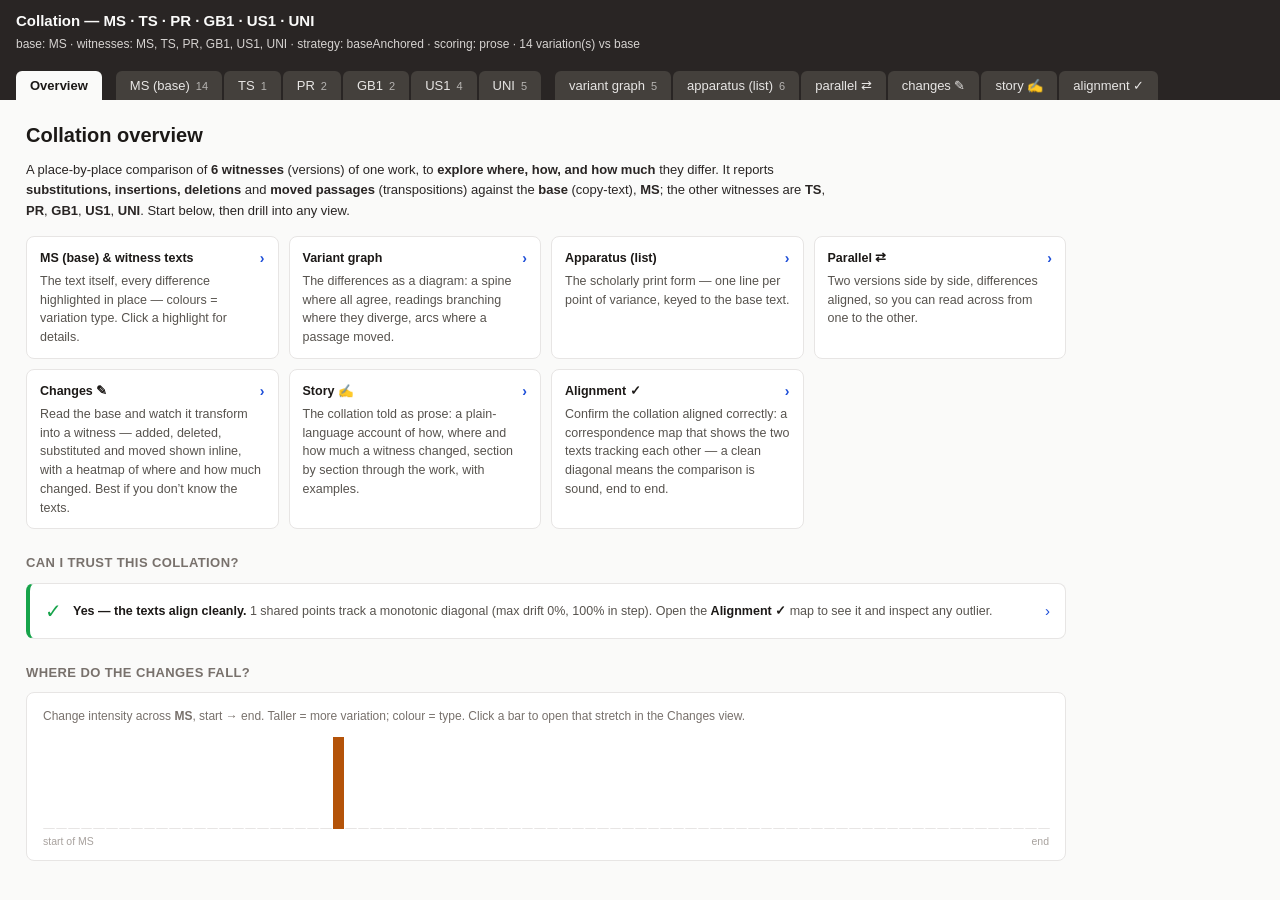
<file: site/demos/six-editions.html>
<!DOCTYPE html>
<html lang="en">
<head>
<meta charset="utf-8">
<meta name="viewport" content="width=device-width, initial-scale=1">
<title>Collation — MS · TS · PR · GB1 · US1 · UNI</title>
<style>
  :root { --sub:#b45309; --ins:#15803d; --del:#b91c1c; --mov:#1d4ed8; --spl:#7e22ce;
          --subbg:#fef3c7; --insbg:#dcfce7; --delbg:#fee2e2; --movbg:#dbeafe; --splbg:#f3e8ff; }
  * { box-sizing: border-box; }
  body { margin:0; font:14px/1.5 -apple-system, "Segoe UI", Roboto, sans-serif; color:#1c1917; background:#fafaf9; }
  header { padding:10px 16px; background:#292524; color:#fafaf9; }
  header h1 { margin:0; font-size:15px; font-weight:600; }
  header .meta { font-size:12px; color:#d6d3d1; margin-top:2px; }
  nav.tabs { display:flex; gap:2px; padding:8px 16px 0; background:#292524; flex-wrap:wrap; }
  nav.tabs button { border:0; padding:7px 14px; border-radius:6px 6px 0 0; background:#44403c; color:#e7e5e4;
                    cursor:pointer; font-size:13px; }
  nav.tabs button.active { background:#fafaf9; color:#1c1917; font-weight:600; }
  nav.tabs button .badge { opacity:.7; font-size:11px; margin-left:6px; }
  .legend { padding:6px 16px; font-size:12px; color:#57534e; border-bottom:1px solid #e7e5e4; background:#fff;
            display:flex; flex-wrap:wrap; align-items:center; gap:4px 2px; }
  .legend .k { padding:1px 6px; border-radius:3px; margin-right:8px; white-space:nowrap; }
  .legend label { margin-right:10px; cursor:pointer; white-space:nowrap; }
  /* #1 — the persistent COLOUR KEY: always shown on a text tab so a reader knows what each highlight colour
     means, independent of the (separate) type filters. One swatch per variation type, coloured as the spans. */
  .keybar { display:flex; flex-wrap:wrap; align-items:center; gap:10px; margin-right:14px; }
  .keybar .ky { display:inline-flex; align-items:center; gap:5px; white-space:nowrap; }
  .keybar .sw { width:13px; height:13px; border-radius:3px; display:inline-block; }
  .legend .filters { display:flex; flex-wrap:wrap; align-items:center; gap:4px 2px; }
  .legend .sep { color:#d6d3d1; margin:0 6px; }
  main { display:flex; height:calc(100vh - 118px); }
  #text { flex:1.7; overflow:auto; padding:18px 22px; white-space:pre-wrap; font:14px/1.75 Georgia, "Times New Roman", serif;
          background:#fff; }
  /* The side panel is a flex COLUMN: the detail card stays pinned at the top while only the variant list below
     it scrolls — so the metadata for a selected variation is always visible however far you've scrolled (#2). */
  #side { flex:1; min-width:320px; max-width:460px; display:flex; flex-direction:column; min-height:0;
          border-left:1px solid #e7e5e4; background:#fafaf9; }
  #detail { flex:0 0 auto; padding:10px 14px; border-bottom:2px solid #d6d3d1; background:#fff; min-height:74px;
            max-height:45%; overflow:auto; font-size:13px; }
  #detail .cite { color:#78716c; font-size:12px; }
  #detail .rdg { font:13px Georgia, serif; padding:2px 6px; border-radius:3px; }
  #list { flex:1 1 auto; overflow:auto; min-height:0; }
  #list div.row { padding:5px 14px; border-bottom:1px solid #eee; cursor:pointer; font-size:12.5px; }
  #list div.row:hover { background:#f5f5f4; }
  #list div.row.active { background:#e7e5e4; }
  #list .t { display:inline-block; width:86px; font-weight:600; font-size:11px; text-transform:uppercase; }
  #list .likely { opacity:.65; }
  #list .hop { float:right; font-size:11px; color:#1d4ed8; }
  span.v { border-radius:3px; cursor:pointer; }
  span.v.active { outline:2px solid #1c1917; }
  /* a brief pulse on a span we JUMPED to from the graph/apparatus, so the exact variant is obvious (#1) */
  .flash { animation:flashpulse 1.4s ease-out; }
  @keyframes flashpulse { 0% { box-shadow:0 0 0 3px #fde68a, 0 0 0 6px #f59e0b; }
                          100% { box-shadow:0 0 0 3px transparent, 0 0 0 6px transparent; } }
  .substitution { background:var(--subbg); box-shadow:inset 0 -2px 0 var(--sub); }
  .insertion { background:var(--insbg); box-shadow:inset 0 -2px 0 var(--ins); }
  .deletion { background:var(--delbg); box-shadow:inset 0 -2px 0 var(--del); }
  .transposition { background:var(--movbg); box-shadow:inset 0 -2px 0 var(--mov); }
  .variantSpelling { background:var(--splbg); box-shadow:inset 0 -2px 0 var(--spl); }
  .withinMove { text-decoration: underline dotted; }
  .likelySpan { opacity:.75; }
  /* apparatus tab: a help header, a SCROLLABLE clickable list, and its OWN detail panel — self-contained (#4) */
  #apparatus { padding:0; background:#fff; overflow:hidden; flex:1.7; display:none; flex-direction:column; }
  #apparatus .aphelp { flex:0 0 auto; padding:10px 20px; font:12.5px/1.55 -apple-system, sans-serif; color:#57534e;
                       background:#fbfbfa; border-bottom:1px solid #e7e5e4; }
  #apparatus .aphelp b { color:#1c1917; }
  #apparatus .aphelp .ex { display:inline-block; background:#fff; border:1px solid #e7e5e4; border-radius:4px;
                           padding:1px 6px; font:12px Georgia, serif; }
  #apparatus .aphelp .ex .p { color:#a8a29e; } #apparatus .aphelp .ex .lm { font-weight:700; }
  #apparatus .aphelp .ex .sg { font:10px -apple-system, sans-serif; color:#78716c; text-transform:uppercase; }
  #apparatus .aplist { flex:1 1 auto; overflow:auto; min-height:0; padding:8px 0 14px; font:13px/1.7 Georgia, serif; }
  #apparatus .apline { padding:2px 20px; cursor:pointer; border-left:3px solid transparent; }
  #apparatus .apline:hover { background:#f5f5f4; }
  #apparatus .apline.active { background:#eef2ff; border-left-color:#1d4ed8; }
  #apparatus .pos { color:#a8a29e; margin-right:8px; font:11px -apple-system, sans-serif; }
  #apparatus .lemma { font-weight:700; }
  #apparatus .apsig { font:10px -apple-system, sans-serif; color:#78716c; text-transform:uppercase; letter-spacing:.3px; }
  #apparatus .semi { color:#c4c0bb; }
  /* the apparatus detail panel (its own, not the text-tab sidebar) */
  #apparatus .apdetail { flex:0 0 auto; max-height:40%; overflow:auto; border-top:2px solid #d6d3d1; background:#fff;
                         padding:12px 20px; font:13px -apple-system, sans-serif; display:none; }
  #apparatus .apdetail.on { display:block; }
  #apparatus .apdetail h4 { margin:0 0 8px; font-size:13px; }
  #apparatus .apdetail .rd { margin:5px 0; font:14px Georgia, serif; }
  #apparatus .apdetail .rd .sig { font:10px -apple-system, sans-serif; color:#78716c; text-transform:uppercase;
                                  letter-spacing:.4px; margin-right:8px; display:inline-block; min-width:70px; }
  #apparatus .apdetail .rd .rw { padding:1px 6px; border-radius:3px; }
  #apparatus .apdetail .apcite { margin-top:8px; font:12px -apple-system, sans-serif; color:#78716c; }
  #apparatus .apdetail .apcite b { color:#1c1917; }
  #apparatus .apdetail .links { margin-top:10px; display:flex; gap:8px; flex-wrap:wrap; }
  #apparatus .apdetail .links button { border:1px solid #d6d3d1; background:#fff; color:#1d4ed8; border-radius:5px;
                                       padding:5px 11px; font-size:12px; cursor:pointer; }
  #apparatus .apdetail .links button:hover { background:#f5f5f4; }
  .notice { padding:14px 20px; color:#78716c; font-size:13px; }

  /* #2 — visual variant-graph (columnar "score" layout). Each spine position is a column; agreement columns
     render compact/greyed, variant columns stack one row per reading (sigla-labelled, type-coloured). Windowed:
     only the columns near the viewport are built. Move edges are an inline-SVG overlay of arcs above the row. */
  #graph { flex:1.7; background:#fff; display:none; flex-direction:column; overflow:hidden; }
  #graph .ghelp { flex:0 0 auto; padding:7px 16px; font-size:12px; color:#57534e; background:#fbfbfa;
                  border-bottom:1px solid #e7e5e4; }
  #graph .ghelp b { color:#1c1917; }
  #graph .hscroll { flex:1 1 auto; overflow:auto; position:relative; min-height:0; }
  #graph .scroller { position:relative; min-height:100%; }
  /* The columns are laid out on a horizontal SPINE (the agreement backbone). A baseline rule runs through the
     agreement row; each column is a node ON that spine, and a variant column's stacked readings hang BELOW the
     spine as branches (a connector drops from the spine to each reading). This is what makes it read as a
     variant GRAPH — spine + branch nodes + move arcs — rather than a flat list of boxes (#3).
     The spine sits well down the viewport (SPINE_TOP) so move arcs have room to bow up ABOVE it and variant
     readings have room to hang BELOW it — using the vertical space like a real graph (#3). */
  #graph .cols { display:flex; align-items:flex-start; padding:150px 14px 40px; gap:0; min-height:100%;
                 position:relative; }
  #graph .spineline { position:absolute; left:0; height:2px; background:#d6d3d1; top:168px; z-index:0; }
  /* Every column is exactly COL_W wide (JS positions the spine + arcs on that stride), so the dots stay evenly
     spaced. Variant readings hang below on a connector; a hovered/active node lifts above the rest. Nodes are
     kept clear + readable (#2): a legible reading, each reading tagged with a witness chip, colour-coded. */
  .gcol { position:relative; z-index:1; flex:0 0 auto; width:76px; display:flex; flex-direction:column;
          align-items:center; cursor:pointer; border-radius:6px; transition:background .1s; }
  .gcol:hover { z-index:6; }
  .gcol.variant:hover, .gcol.inserted:hover, .gcol.active { z-index:5; }
  /* #1 — edge columns anchor their hover-expanded card inward so it never spills off the (non-left-scrollable)
     start of the graph. The dot/label stay centred on the spine; only the widening branch card (and the greyed
     agreement label) is re-anchored — left-edge cards grow rightward, right-edge cards grow leftward. */
  .gcol.edgeL .branches, .gcol.edgeL .agreelbl { align-self:flex-start; text-align:left; }
  .gcol.edgeR .branches, .gcol.edgeR .agreelbl { align-self:flex-end; text-align:right; }
  /* #2 — clear HOVER FEEDBACK that a node is clickable: a soft highlight column behind it (reaching up to the
     spine) and a ring on the dot. Makes even an agreement node read as interactive. */
  .gcol::before { content:''; position:absolute; top:-6px; left:2px; right:2px; bottom:0; border-radius:6px;
                  background:transparent; z-index:-1; pointer-events:none; transition:background .1s; }
  .gcol:hover::before { background:rgba(29,78,216,.07); box-shadow:0 0 0 1px rgba(29,78,216,.18); }
  .gcol.active::before { background:rgba(245,158,11,.10); box-shadow:0 0 0 1px rgba(245,158,11,.35); }
  .gcol .gpos { font:10px -apple-system, sans-serif; color:#c4c0bb; margin-bottom:3px; }
  .gcol:hover .gpos { color:#1d4ed8; }
  /* the node dot sitting ON the spine */
  .gcol .dot { width:10px; height:10px; border-radius:50%; background:#a8a29e; border:2px solid #fff;
               box-shadow:0 0 0 1px #d6d3d1; margin-bottom:3px; transition:box-shadow .1s, transform .1s; }
  .gcol.variant .dot { background:#57534e; box-shadow:0 0 0 1px #57534e; }
  .gcol.inserted .dot { background:var(--ins); box-shadow:0 0 0 1px var(--ins); }
  .gcol:hover .dot { transform:scale(1.25); box-shadow:0 0 0 2px #1d4ed8; }
  .gcol.active .dot { width:13px; height:13px; background:#1c1917; box-shadow:0 0 0 3px #fde68a, 0 0 0 4px #1c1917; }
  /* agreement label sits just under its dot, compact + greyed */
  .gcol .agreelbl { font:12px/1.35 Georgia, serif; color:#57534e; max-width:74px; text-align:center;
                    white-space:nowrap; overflow:hidden; text-overflow:ellipsis; }
  .gcol:hover .agreelbl { max-width:220px; overflow:visible; color:#1c1917; }
  /* a short connector line dropping from the spine dot to the branch box, so branches read as hanging off it */
  .gcol .stem { width:2px; height:14px; background:#a8a29e; }
  .gcol.inserted .stem { background:var(--ins); }
  /* variant branches drop below the spine — a card with one clear ROW per witness reading. Each row STACKS a
     small witness chip above its reading, so both stay legible in a narrow column (#2). A type-coloured left
     stripe reinforces what kind of variant it is. On hover/active the card widens to show full readings. */
  .gcol .branches { display:flex; flex-direction:column; gap:0; width:74px;
                    border-radius:6px; background:#fff; border:1px solid #d6d3d1; overflow:hidden;
                    box-shadow:0 1px 3px rgba(0,0,0,.07); }
  .gcol.active .branches, .gcol:hover .branches { width:230px; border-color:#78716c; }
  .gcol .grow { display:flex; flex-direction:column; gap:1px; padding:4px 7px; border-top:1px solid #f0efed;
                border-left:3px solid transparent; }
  .gcol .grow:first-child { border-top:0; }
  /* the witness chip (sigla) — a small tag naming which witness(es) read this */
  .gcol .grow .sig { align-self:flex-start; font:9px/1.5 -apple-system, sans-serif; font-weight:700; color:#57534e;
                     background:#f0efed; border-radius:3px; padding:0 5px; text-transform:uppercase; letter-spacing:.4px;
                     white-space:nowrap; }
  /* the reading text — coloured by variation type, ellipsised until the node is focused */
  .gcol .grow .rdt { font:13px/1.3 Georgia, serif; color:#1c1917; overflow:hidden; text-overflow:ellipsis;
                     white-space:nowrap; }
  .gcol .grow.rsub { border-left-color:var(--sub); } .gcol .grow.rins { border-left-color:var(--ins); }
  .gcol .grow.rdel { border-left-color:var(--del); } .gcol .grow.rmov { border-left-color:var(--mov); }
  .gcol .grow.rsub .rdt { color:var(--sub); } .gcol .grow.rins .rdt { color:var(--ins); }
  .gcol .grow.rdel .rdt { color:var(--del); } .gcol .grow.rmov .rdt { color:var(--mov); }
  /* the node-detail panel below the graph (#2): shows the clicked node's reading(s) + snippet(s) + links */
  #graph .gdetail { flex:0 0 auto; max-height:38%; overflow:auto; border-top:2px solid #d6d3d1; background:#fff;
                    padding:12px 18px; font-size:13px; display:none; }
  #graph .gdetail.on { display:block; }
  #graph .gdetail h4 { margin:0 0 8px; font-size:13px; }
  #graph .gdetail .rd { margin:5px 0; }
  #graph .gdetail .rd .sig { font:10px -apple-system, sans-serif; color:#78716c; text-transform:uppercase;
                             letter-spacing:.4px; margin-right:8px; display:inline-block; min-width:64px; }
  #graph .gdetail .rd .rw { font:14px Georgia, serif; padding:1px 6px; border-radius:3px; }
  #graph .gdetail .snip { margin:8px 0 4px; padding:8px 10px; background:#fafaf9; border:1px solid #eee;
                          border-radius:5px; font:13px/1.6 Georgia, serif; }
  #graph .gdetail .snip .lbl { font:10px -apple-system, sans-serif; text-transform:uppercase; letter-spacing:.4px;
                              color:#78716c; display:block; margin-bottom:2px; }
  #graph .gdetail .snip mark { background:var(--subbg); box-shadow:inset 0 -2px 0 var(--sub); border-radius:2px; }
  #graph .gdetail .links { margin-top:10px; display:flex; gap:8px; flex-wrap:wrap; }
  #graph .gdetail .links button { border:1px solid #d6d3d1; background:#fff; color:#1d4ed8; border-radius:5px;
                                  padding:5px 11px; font-size:12px; cursor:pointer; }
  #graph .gdetail .links button:hover { background:#f5f5f4; }
  #graph .gdetail .hint { color:#a8a29e; }
  .gcol.active .branches { outline:2px solid #1c1917; }
  .gcol .grow { font:12px/1.35 Georgia, serif; white-space:nowrap; overflow:hidden; text-overflow:ellipsis;
                max-width:88px; }
  .gcol.active .grow, .gcol:hover .grow { max-width:220px; }   /* the focused node shows full readings */
  .gcol .grow .sig { font:9px -apple-system, sans-serif; color:#78716c; margin-right:4px;
                     text-transform:uppercase; letter-spacing:.3px; }
  .gcol .grow.rsub { color:var(--sub); } .gcol .grow.rins { color:var(--ins); }
  .gcol .grow.rdel { color:var(--del); } .gcol .grow.rmov { color:var(--mov); }
  #graph svg.moves { position:absolute; top:0; left:0; pointer-events:none; overflow:visible; z-index:2; }
  #graph .overview { flex:0 0 26px; background:#fff; border-bottom:1px solid #e7e5e4;
                     display:flex; align-items:stretch; }
  #graph .overview .ov { flex:1 1 0; cursor:pointer; }   /* colour set inline per bucket (#4) */
  /* #3 — the overall-variant summary bar at the top of the graph: the run-wide shape of the difference. */
  #graph .gsum { flex:0 0 auto; padding:9px 16px; background:#fff; border-bottom:1px solid #e7e5e4; }
  #graph .gsum .gsline { font-size:13px; color:#292524; } #graph .gsum .gsline b { color:#1c1917; }
  #graph .gsum .gschips { display:flex; flex-wrap:wrap; gap:6px 14px; margin-top:7px; }
  #graph .gsum .gschip { display:inline-flex; align-items:center; gap:5px; font-size:12px; color:#57534e; white-space:nowrap; }
  #graph .gsum .gschip b { color:#1c1917; } #graph .gsum .gschip.zero { opacity:.5; }
  #graph .gsum .gsw { width:12px; height:12px; border-radius:3px; display:inline-block; }

  /* #3 — parallel side-by-side (base ⇄ one witness). Two scrolled columns; variation highlighted on BOTH
     sides in matching colours; a ∅ gap marker where one side omits. Linked hover flags the counterpart. */
  #parallel { flex:2.7; display:none; overflow:hidden; flex-direction:column; }
  #parallel .pbar { display:flex; align-items:center; gap:8px; padding:6px 14px; border-bottom:1px solid #e7e5e4;
                    background:#fff; font-size:12px; }
  #parallel .cols2 { display:flex; flex:1; min-height:0; }
  #parallel .pcol { flex:1; overflow:auto; padding:16px 20px 16px 8px;
                    font:14px/1.8 Georgia, "Times New Roman", serif; }
  #parallel .pcol.base { border-right:1px solid #e7e5e4; background:#fff; }
  #parallel .pcol.comp { background:#fcfcfb; }
  #parallel .pcol h4 { position:sticky; top:-16px; margin:-16px 0 10px -8px; padding:6px 20px; background:#f5f5f4;
                       font:600 12px -apple-system, sans-serif; color:#57534e; border-bottom:1px solid #e7e5e4; }
  /* each physical line is a row: an (optional) line-number gutter + the line body */
  #parallel .pline { display:flex; align-items:flex-start; }
  #parallel .plnum { display:none; flex:0 0 auto; width:0; margin-right:0; text-align:right; user-select:none;
                     font:11px/1.8 -apple-system, sans-serif; color:#c4c0bb; }
  #parallel .plbody { flex:1; white-space:pre-wrap; min-width:0; }
  /* #4 — line numbers on: reveal the gutter */
  #parallel.lines .plnum { display:block; width:42px; margin-right:12px; border-right:1px solid #eee; padding-right:8px; }
  #parallel.lines .pline:hover .plnum { color:#78716c; }
  #parallel span.pv { border-radius:3px; cursor:pointer; }
  #parallel span.pv.mate { outline:2px solid #1c1917; }
  #parallel .gap { color:var(--del); font-weight:700; background:var(--delbg); border-radius:3px; padding:0 3px; }
  #parallel .pbar label { display:inline-flex; align-items:center; gap:5px; cursor:pointer; }
  /* #3 — the parallel highlight colour key (types present in this pair) */
  #parallel .pbar .pkey { margin-left:auto; display:inline-flex; flex-wrap:wrap; align-items:center; gap:10px; color:#57534e; }
  #parallel .pbar .pkey b { font-weight:600; color:#1c1917; }
  #parallel .pbar .pkey .kk { display:inline-flex; align-items:center; gap:4px; white-space:nowrap; }
  #parallel .pbar .pkey .sw { width:13px; height:13px; border-radius:3px; display:inline-block; }

  /* #5 — CHANGES view: read the BASE and watch it transform into the witness (track-changes / redline), with a
     change-intensity heatmap for the where/how-much at a glance. Designed for a reader unfamiliar with the texts. */
  #changes { flex:2.7; display:none; overflow:hidden; flex-direction:column; background:#fff; }
  #changes .cbar { flex:0 0 auto; display:flex; align-items:center; gap:10px; flex-wrap:wrap; padding:7px 16px;
                   border-bottom:1px solid #e7e5e4; background:#fff; font-size:12px; }
  #changes .cbar b { color:#1c1917; }
  #changes .cbar select { font-size:12px; }
  #changes .cbar .clegend { display:flex; gap:12px; flex-wrap:wrap; margin-left:auto; color:#57534e; }
  #changes .cbar .clegend .k { display:inline-flex; align-items:center; gap:4px; }
  #changes .cbar .clegend .sw { width:22px; height:12px; border-radius:2px; display:inline-block; }
  /* the summary banner */
  #changes .csum { flex:0 0 auto; padding:9px 16px; background:#fbfbfa; border-bottom:1px solid #e7e5e4; font-size:13px; color:#292524; }
  #changes .csum b { font-size:15px; }
  #changes .csum .pct { display:inline-block; min-width:120px; }
  /* the heatmap strip — one cell per bucket of the base, coloured by change density; click to jump */
  #changes .heat { flex:0 0 auto; display:flex; height:30px; border-bottom:1px solid #e7e5e4; background:#fafaf9; cursor:pointer; }
  #changes .heat .hc { flex:1 1 0; }
  /* the transformation reading — `pre-wrap` PRESERVES the base text's own line/paragraph breaks (otherwise every
     newline collapses to a space and the reading is one wall of text). Long lines still wrap. */
  #changes .cbody { flex:1 1 auto; overflow:auto; min-height:0; padding:18px 32px 40px; white-space:pre-wrap;
                    font:15px/1.9 Georgia, "Times New Roman", serif; color:#1c1917; }
  #changes .cbody .kept { color:#1c1917; }
  /* substitution: struck base → new witness reading */
  /* a solid colour, not `opacity`: opacity on ~26k spans made WebKit take a minute to lay out a full novel (B15) */
  #changes .sub-old { color:#cb5555; text-decoration:line-through; text-decoration-color:#f0a0a0; }
  #changes .sub-new { color:var(--ins); background:var(--insbg); border-radius:3px; padding:0 3px; }
  #changes .sub-arrow { color:#a8a29e; margin:0 2px; }
  /* deletion: struck base (witness omits it) */
  #changes .del { color:var(--del); text-decoration:line-through; text-decoration-color:#f0a0a0;
                  background:var(--delbg); border-radius:3px; padding:0 2px; }
  /* insertion: a caret + the witness-added text */
  #changes .ins { color:var(--ins); background:var(--insbg); border-radius:3px; padding:0 3px; }
  #changes .ins::before { content:'‸'; color:var(--ins); font-weight:700; margin-right:1px; }
  /* moved: the base text stays, marked with a move badge */
  #changes .mov { background:var(--movbg); border-radius:3px; padding:0 2px; box-shadow:inset 0 -2px 0 var(--mov); }
  #changes .mov::after { content:'⇄'; color:var(--mov); font-size:11px; vertical-align:super; margin-left:1px; }
  #changes .chunk { cursor:pointer; }
  #changes .chunk.on { outline:2px solid #f59e0b; border-radius:3px; }
  #changes .cnote { color:#a8a29e; font-size:12px; padding:10px 26px; }

  /* ALIGNMENT MAP — a correspondence dot-plot (base position × comparison position) so a reviewer can CONFIRM
     the collation aligned correctly at a glance: a clean monotonic near-diagonal = the texts track each other;
     points flying off it = a mis-alignment. Answers "did the collation actually work?". */
  #alignmap { flex:2.7; display:none; overflow:hidden; flex-direction:column; background:#fff; }
  #alignmap .abar { flex:0 0 auto; display:flex; align-items:center; gap:10px; flex-wrap:wrap; padding:7px 16px;
                    border-bottom:1px solid #e7e5e4; font-size:12px; }
  #alignmap .abar b { color:#1c1917; }
  /* the verdict banner — plain-language confidence statement */
  #alignmap .verdict { flex:0 0 auto; padding:10px 16px; font-size:13px; border-bottom:1px solid #e7e5e4;
                       display:flex; align-items:center; gap:9px; }
  #alignmap .verdict.ok { background:#f0fdf4; color:#166534; } #alignmap .verdict.warn { background:#fffbeb; color:#92400e; }
  #alignmap .verdict .icon { font-size:17px; } #alignmap .verdict b { color:inherit; }
  #alignmap .help { flex:0 0 auto; padding:8px 16px; font-size:12px; color:#57534e; background:#fbfbfa;
                    border-bottom:1px solid #e7e5e4; }
  #alignmap .help b { color:#1c1917; }
  #alignmap .plotwrap { flex:1 1 auto; overflow:auto; min-height:0; padding:16px; display:flex; justify-content:center; }
  #alignmap svg { background:#fff; }
  #alignmap svg .diag { stroke:#d6d3d1; stroke-width:1; stroke-dasharray:5 4; }
  #alignmap svg .axis { stroke:#e7e5e4; stroke-width:1; }
  #alignmap svg .axlbl { font:11px -apple-system, sans-serif; fill:#78716c; }
  #alignmap svg .band { fill:rgba(22,101,52,.05); }
  #alignmap svg .pt { cursor:pointer; }
  #alignmap svg .pt:hover { stroke:#1c1917; stroke-width:1.5; }
  #alignmap .tip { position:fixed; z-index:60; background:#1c1917; color:#fff; font:11px -apple-system, sans-serif;
                   padding:5px 8px; border-radius:5px; pointer-events:none; display:none; max-width:280px; }

  /* STORY view — the collation as prose: the high-level narrative, then a readable, section-by-section account of
     the recorded changes so a reader gets the *full story* of how the witness changed from the base. */
  #story { flex:2.7; display:none; overflow:hidden; flex-direction:column; background:#fff; }
  #story .sbar { flex:0 0 auto; display:flex; align-items:center; gap:10px; flex-wrap:wrap; padding:7px 16px;
                 border-bottom:1px solid #e7e5e4; font-size:12px; }
  #story .sbody { flex:1 1 auto; overflow:auto; min-height:0; padding:22px 30px 50px; }
  #story .swrap { max-width:820px; }
  #story h2 { margin:0 0 6px; font-size:21px; font-weight:600; }
  #story .lede { font:16px/1.65 Georgia, serif; color:#292524; margin:0 0 22px; }
  #story h3 { margin:26px 0 8px; font-size:13px; font-weight:600; text-transform:uppercase; letter-spacing:.4px;
              color:#78716c; border-top:1px solid #f0efed; padding-top:16px; }
  #story .seg { margin:0 0 14px; }
  #story .seg .sh { font:600 13px -apple-system, sans-serif; color:#1c1917; margin-bottom:4px; }
  #story .seg .sh .loc { color:#a8a29e; font-weight:400; margin-left:6px; }
  #story .seg p { margin:0 0 6px; font:14px/1.7 Georgia, serif; color:#292524; }
  /* an inline change rendered in the prose: struck old → new, etc. — reuse the redline vocabulary */
  #story .c-sub .o { color:#c74949; text-decoration:line-through; text-decoration-color:#f0a0a0; }
  #story .c-sub .n { color:var(--ins); }
  #story .c-del { color:var(--del); text-decoration:line-through; text-decoration-color:#f0a0a0; }
  #story .c-ins { color:var(--ins); }
  #story .c-mov { color:var(--mov); }
  #story .ex { cursor:pointer; border-radius:3px; padding:0 2px; }
  #story .ex:hover { background:#f5f5f4; }
  #story .more { color:#a8a29e; font:12.5px -apple-system, sans-serif; }

  /* the Overview / dashboard home panel (#1, #5) */
  #info { flex:2.7; overflow:auto; background:#fafaf9; display:none; padding:20px 26px 40px; font-size:13px; }
  #info .wrap { max-width:1040px; }
  #info h2 { margin:0 0 10px; font-size:20px; font-weight:600; }
  #info h3 { margin:0 0 10px; font-size:13px; font-weight:600; text-transform:uppercase; letter-spacing:.4px; color:#78716c; }
  #info section { margin-bottom:24px; }
  #info .intro p { margin:0 0 10px; max-width:820px; line-height:1.6; color:#292524; }
  /* clickable navigation cards → jump to the matching tab (#1) */
  #info .nav { display:grid; grid-template-columns:repeat(auto-fit,minmax(210px,1fr)); gap:10px; margin-top:14px; }
  #info .navc { background:#fff; border:1px solid #e7e5e4; border-radius:8px; padding:11px 13px;
                font-size:12.5px; line-height:1.5; color:#57534e; cursor:pointer; transition:border-color .12s, box-shadow .12s;
                display:flex; flex-direction:column; }
  #info .navc:hover { border-color:#a8a29e; box-shadow:0 1px 5px rgba(0,0,0,.06); }
  #info .navc .navt { color:#1c1917; font-weight:600; display:flex; align-items:center; justify-content:space-between; }
  #info .navc .navt .go { color:#1d4ed8; font-size:14px; }
  #info .navc .navd { margin-top:3px; }
  /* stat tiles row */
  #info .tiles { display:grid; grid-template-columns:repeat(auto-fit,minmax(120px,1fr)); gap:10px; }
  #info .tile { background:#fff; border:1px solid #e7e5e4; border-radius:8px; padding:12px 14px; }
  #info .tile .big { font-size:24px; font-weight:600; color:#1c1917; line-height:1.1; }
  #info .tile .lbl { font-size:11.5px; color:#78716c; margin-top:3px; }
  /* variation-type breakdown as a horizontal bar chart */
  #info .bars { background:#fff; border:1px solid #e7e5e4; border-radius:8px; padding:14px 16px; max-width:640px; }
  #info .bar { display:flex; align-items:center; gap:10px; margin:5px 0; }
  #info .bar .bl { width:96px; font-size:12px; text-align:right; color:#57534e; flex:0 0 auto; }
  #info .bar .bt { flex:1; height:16px; background:#f5f5f4; border-radius:4px; overflow:hidden; }
  #info .bar .bf { height:100%; border-radius:4px; }
  #info .bar .bn { width:64px; font-size:12px; color:#292524; flex:0 0 auto; }
  #info .bar.zero .bl, #info .bar.zero .bn { color:#a8a29e; }
  #info .bar.zero .bn i { font-style:normal; font-size:11px; }
  /* witness cards */
  #info .wits { display:grid; grid-template-columns:repeat(auto-fit,minmax(200px,1fr)); gap:10px; }
  #info .wit { background:#fff; border:1px solid #e7e5e4; border-radius:8px; padding:11px 13px; }
  #info .wit .wid { font-weight:600; color:#1c1917; }
  #info .wit .wbase { font-size:10px; text-transform:uppercase; letter-spacing:.5px; color:#1d4ed8; margin-left:6px; }
  #info .wit .wmeta { font-size:12px; color:#78716c; margin-top:4px; }
  #info .wit .wbar { height:6px; background:#f5f5f4; border-radius:3px; margin-top:8px; overflow:hidden; }
  #info .wit .wbar div { height:100%; background:#a8a29e; border-radius:3px; }
  #info .k { padding:1px 6px; border-radius:3px; }
  #info .settings { color:#57534e; font-size:12.5px; }
  #info .settings b { color:#1c1917; }
  /* ANALYTICAL dashboard additions */
  /* confidence strip — the alignment verdict, up front, with a drill-down to the Alignment map */
  #info .confidence { display:flex; align-items:center; gap:11px; background:#fff; border:1px solid #e7e5e4;
                      border-left-width:4px; border-radius:8px; padding:12px 15px; cursor:pointer; }
  #info .confidence.ok { border-left-color:#16a34a; } #info .confidence.warn { border-left-color:#f59e0b; }
  #info .confidence .cf-ic { font-size:20px; } #info .confidence.ok .cf-ic { color:#16a34a; } #info .confidence.warn .cf-ic { color:#b45309; }
  #info .confidence .cf-txt { flex:1; font-size:12.5px; color:#57534e; line-height:1.5; }
  #info .confidence .cf-txt b { color:#1c1917; }
  #info .confidence .go { color:#1d4ed8; font-size:15px; }
  #info .confidence:hover { border-color:#a8a29e; }
  /* where changes cluster — a clickable positional histogram across the base text */
  #info .distrib { background:#fff; border:1px solid #e7e5e4; border-radius:8px; padding:14px 16px 10px; }
  #info .distrib .dhead { font-size:12px; color:#78716c; margin-bottom:8px; }
  #info .distrib .hist { display:flex; align-items:flex-end; gap:1px; height:96px; }
  #info .distrib .hb { flex:1 1 0; background:#e7e5e4; border-radius:2px 2px 0 0; min-height:1px; cursor:pointer;
                       transition:background .1s; position:relative; }
  #info .distrib .hb:hover { background:#1d4ed8; }
  #info .distrib .hb .seg { position:absolute; left:0; right:0; }
  #info .distrib .daxis { display:flex; justify-content:space-between; font-size:10.5px; color:#a8a29e; margin-top:5px; }
  #info .distrib .dnote { font-size:11.5px; color:#a8a29e; margin-top:6px; }
  /* proportion / interpretation callout */
  #info .insight { background:#fbfbfa; border:1px solid #e7e5e4; border-radius:8px; padding:12px 15px; font-size:13px;
                   color:#292524; line-height:1.55; }
  #info .insight b { color:#1c1917; }
  /* Loading overlay — shown while a heavy re-render (re-slicing a full-novel text) runs, so a click that
     takes a beat reads as "working", not frozen. */
  #busy { position:fixed; inset:0; display:none; align-items:center; justify-content:center;
          background:rgba(250,250,249,.55); z-index:50; }
  #busy.on { display:flex; }
  #busy .spin { width:34px; height:34px; border:3px solid #d6d3d1; border-top-color:#1d4ed8;
                border-radius:50%; animation:spin .7s linear infinite; }
  @keyframes spin { to { transform:rotate(360deg); } }
</style>
</head>
<body>
<header><h1>Collation — MS · TS · PR · GB1 · US1 · UNI</h1><div class="meta" id="meta"></div></header>
<nav class="tabs" id="tabs"></nav>
<div class="legend" id="legend"></div>
<main>
  <div id="text"></div>
  <div id="apparatus"></div>
  <div id="graph"></div>
  <div id="parallel"></div>
  <div id="changes"></div>
  <div id="story"></div>
  <div id="alignmap"></div>
  <div id="info"></div>
  <div id="side"><div id="detail">Select a highlighted span, or a row below.</div><div id="list"></div></div>
</main>
<div id="busy"><div class="spin"></div></div>
<script type="application/json" id="data">{"annotations":[{"base":{"cite":"p.1 · line 2 · word 3","from":59,"reading":"tired","to":64},"comp":{"cite":"p.1 · line 2 · word 3","from":59,"reading":"weary","to":64},"confidence":"certain","type":"substitution","withinMove":false,"witness":"TS"},{"base":{"cite":"p.2 · line 1 · words 1–10","from":115,"reading":"The lamps were lit along the quay one by one","to":159},"comp":{"cite":"p.1 · line 2 · words 1–10","from":49,"reading":"The lamps were lit along the quay one by one","to":93},"confidence":"certain","type":"transposition","withinMove":false,"witness":"PR"},{"base":{"cite":"p.1 · line 2 · word 3","from":59,"reading":"tired","to":64},"comp":{"cite":"p.1 · line 3 · word 3","from":105,"reading":"weary","to":110},"confidence":"certain","type":"substitution","withinMove":false,"witness":"PR"},{"base":{"cite":"p.2 · line 1 · words 1–10","from":115,"reading":"The lamps were lit along the quay one by one","to":159},"comp":{"cite":"p.1 · line 2 · words 1–10","from":49,"reading":"The lamps were lit along the quay one by one","to":93},"confidence":"certain","type":"transposition","withinMove":false,"witness":"GB1"},{"base":{"cite":"p.1 · line 2 · word 3","from":59,"reading":"tired","to":64},"comp":{"cite":"p.1 · line 3 · word 3","from":105,"reading":"weary","to":110},"confidence":"certain","type":"substitution","withinMove":false,"witness":"GB1"},{"base":{"cite":"p.2 · line 1 · words 1–10","from":115,"reading":"The lamps were lit along the quay one by one","to":159},"comp":{"cite":"p.1 · line 2 · words 1–10","from":47,"reading":"The lamps were lit along the quay one by one","to":91},"confidence":"certain","type":"transposition","withinMove":false,"witness":"US1"},{"base":{"cite":"p.1 · line 1 · word 2","from":4,"reading":"travellers","to":14},"comp":{"cite":"p.1 · line 1 · word 2","from":4,"reading":"travelers","to":13},"confidence":"certain","type":"substitution","withinMove":false,"witness":"US1"},{"base":{"cite":"p.1 · line 1 · words 5–6","from":27,"reading":"grey harbour","to":39},"comp":{"cite":"p.1 · line 1 · words 5–6","from":26,"reading":"gray harbor","to":37},"confidence":"certain","type":"substitution","withinMove":false,"witness":"US1"},{"base":{"cite":"p.1 · line 2 · word 3","from":59,"reading":"tired","to":64},"comp":{"cite":"p.1 · line 3 · word 3","from":103,"reading":"weary","to":108},"confidence":"certain","type":"substitution","withinMove":false,"witness":"US1"},{"base":{"cite":"p.2 · line 1 · words 1–10","from":115,"reading":"The lamps were lit along the quay one by one","to":159},"comp":{"cite":"p.1 · line 2 · words 1–10","from":47,"reading":"The lamps were lit along the quay one by one","to":91},"confidence":"certain","type":"transposition","withinMove":false,"witness":"UNI"},{"base":{"cite":"p.1 · line 1 · word 2","from":4,"reading":"travellers","to":14},"comp":{"cite":"p.1 · line 1 · word 2","from":4,"reading":"travelers","to":13},"confidence":"certain","type":"substitution","withinMove":false,"witness":"UNI"},{"base":{"cite":"p.1 · line 1 · words 5–6","from":27,"reading":"grey harbour","to":39},"comp":{"cite":"p.1 · line 1 · words 5–6","from":26,"reading":"gray harbor","to":37},"confidence":"certain","type":"substitution","withinMove":false,"witness":"UNI"},{"base":{"cite":"p.1 · line 2 · word 3","from":59,"reading":"tired","to":64},"comp":{"cite":"p.1 · line 3 · word 3","from":103,"reading":"weary","to":108},"confidence":"certain","type":"substitution","withinMove":false,"witness":"UNI"},{"base":{"cite":"p.2 · line 2 · word 2","from":163,"reading":"cold","to":167},"comp":{"cite":"p.2 · line 1 · word 2","from":161,"reading":"bitter","to":167},"confidence":"certain","type":"substitution","withinMove":false,"witness":"UNI"}],"apparatus":[{"from":4,"lemma":"travellers","position":1,"to":14,"type":"substitution","variants":[{"reading":"travelers","sigla":["UNI","US1"]}]},{"from":27,"lemma":"grey","position":4,"to":31,"type":"substitution","variants":[{"reading":"gray","sigla":["UNI","US1"]}]},{"from":32,"lemma":"harbour","position":5,"to":39,"type":"substitution","variants":[{"reading":"harbor","sigla":["UNI","US1"]}]},{"from":59,"lemma":"tired","position":11,"to":64,"type":"substitution","variants":[{"reading":"weary","sigla":["GB1","PR","TS","UNI","US1"]}]},{"from":115,"lemma":"The lamps were lit along the quay one by one","position":19,"to":118,"type":"transposition","variants":[{"reading":"(moved)","sigla":["GB1","PR","UNI","US1"]}]},{"from":163,"lemma":"cold","position":31,"to":167,"type":"substitution","variants":[{"reading":"bitter","sigla":["UNI"]}]}],"base":"MS","graph":{"edges":[{"confidence":"certain","from":0,"isMove":false,"to":1,"witnesses":["GB1","MS","PR","TS","UNI","US1"]},{"confidence":"certain","from":1,"isMove":false,"to":2,"witnesses":["GB1","MS","PR","TS","UNI","US1"]},{"confidence":"certain","from":2,"isMove":false,"to":3,"witnesses":["GB1","MS","PR","TS","UNI","US1"]},{"confidence":"certain","from":3,"isMove":false,"to":4,"witnesses":["GB1","MS","PR","TS","UNI","US1"]},{"confidence":"certain","from":4,"isMove":false,"to":5,"witnesses":["GB1","MS","PR","TS","UNI","US1"]},{"confidence":"certain","from":5,"isMove":false,"to":6,"witnesses":["GB1","MS","PR","TS","UNI","US1"]},{"confidence":"certain","from":6,"isMove":false,"to":7,"witnesses":["GB1","MS","PR","TS","UNI","US1"]},{"confidence":"certain","from":7,"isMove":false,"to":8,"witnesses":["GB1","MS","PR","TS","UNI","US1"]},{"confidence":"certain","from":8,"isMove":false,"to":9,"witnesses":["GB1","MS","PR","TS","UNI","US1"]},{"confidence":"certain","from":9,"isMove":false,"to":10,"witnesses":["GB1","MS","PR","TS","UNI","US1"]},{"confidence":"certain","from":10,"isMove":false,"to":11,"witnesses":["GB1","MS","PR","TS","UNI","US1"]},{"confidence":"certain","from":11,"isMove":false,"to":12,"witnesses":["GB1","MS","PR","TS","UNI","US1"]},{"confidence":"certain","from":12,"isMove":false,"to":13,"witnesses":["GB1","MS","PR","TS","UNI","US1"]},{"confidence":"certain","from":13,"isMove":false,"to":14,"witnesses":["GB1","MS","PR","TS","UNI","US1"]},{"confidence":"certain","from":14,"isMove":false,"to":15,"witnesses":["GB1","MS","PR","TS","UNI","US1"]},{"confidence":"certain","from":15,"isMove":false,"to":16,"witnesses":["GB1","MS","PR","TS","UNI","US1"]},{"confidence":"certain","from":16,"isMove":false,"to":17,"witnesses":["GB1","MS","PR","TS","UNI","US1"]},{"confidence":"certain","from":16,"isMove":true,"to":27,"witnesses":["GB1"]},{"confidence":"certain","from":16,"isMove":true,"to":27,"witnesses":["PR"]},{"confidence":"certain","from":16,"isMove":true,"to":27,"witnesses":["UNI"]},{"confidence":"certain","from":16,"isMove":true,"to":27,"witnesses":["US1"]},{"confidence":"certain","from":17,"isMove":false,"to":18,"witnesses":["GB1","MS","PR","TS","UNI","US1"]},{"confidence":"certain","from":18,"isMove":false,"to":19,"witnesses":["GB1","MS","PR","TS","UNI","US1"]},{"confidence":"certain","from":19,"isMove":false,"to":20,"witnesses":["GB1","MS","PR","TS","UNI","US1"]},{"confidence":"certain","from":20,"isMove":false,"to":21,"witnesses":["GB1","MS","PR","TS","UNI","US1"]},{"confidence":"certain","from":21,"isMove":false,"to":22,"witnesses":["GB1","MS","PR","TS","UNI","US1"]},{"confidence":"certain","from":22,"isMove":false,"to":23,"witnesses":["GB1","MS","PR","TS","UNI","US1"]},{"confidence":"certain","from":23,"isMove":false,"to":24,"witnesses":["GB1","MS","PR","TS","UNI","US1"]},{"confidence":"certain","from":24,"isMove":false,"to":25,"witnesses":["GB1","MS","PR","TS","UNI","US1"]},{"confidence":"certain","from":25,"isMove":false,"to":26,"witnesses":["GB1","MS","PR","TS","UNI","US1"]},{"confidence":"certain","from":26,"isMove":false,"to":27,"witnesses":["GB1","MS","PR","TS","UNI","US1"]},{"confidence":"certain","from":27,"isMove":false,"to":28,"witnesses":["GB1","MS","PR","TS","UNI","US1"]},{"confidence":"certain","from":28,"isMove":false,"to":29,"witnesses":["GB1","MS","PR","TS","UNI","US1"]},{"confidence":"certain","from":29,"isMove":false,"to":30,"witnesses":["GB1","MS","PR","TS","UNI","US1"]},{"confidence":"certain","from":30,"isMove":false,"to":31,"witnesses":["GB1","MS","PR","TS","UNI","US1"]},{"confidence":"certain","from":31,"isMove":false,"to":32,"witnesses":["GB1","MS","PR","TS","UNI","US1"]},{"confidence":"certain","from":32,"isMove":false,"to":33,"witnesses":["GB1","MS","PR","TS","UNI","US1"]},{"confidence":"certain","from":33,"isMove":false,"to":34,"witnesses":["GB1","MS","PR","TS","UNI","US1"]},{"confidence":"certain","from":34,"isMove":false,"to":35,"witnesses":["GB1","MS","PR","TS","UNI","US1"]}],"nodes":[{"agree":"The","from":0,"id":0,"isInserted":false,"to":3},{"from":4,"id":1,"isInserted":false,"readings":[{"reading":"travelers","sigla":["UNI","US1"]},{"reading":"travellers","sigla":["GB1","MS","PR","TS"]}],"to":14},{"agree":"reached","from":15,"id":2,"isInserted":false,"to":22},{"agree":"the","from":23,"id":3,"isInserted":false,"to":26},{"from":27,"id":4,"isInserted":false,"readings":[{"reading":"gray","sigla":["UNI","US1"]},{"reading":"grey","sigla":["GB1","MS","PR","TS"]}],"to":31},{"from":32,"id":5,"isInserted":false,"readings":[{"reading":"harbor","sigla":["UNI","US1"]},{"reading":"harbour","sigla":["GB1","MS","PR","TS"]}],"to":39},{"agree":"at","from":40,"id":6,"isInserted":false,"to":42},{"agree":"dusk","from":43,"id":7,"isInserted":false,"to":47},{"agree":"They","from":49,"id":8,"isInserted":false,"to":53},{"agree":"were","from":54,"id":9,"isInserted":false,"to":58},{"from":59,"id":10,"isInserted":false,"readings":[{"reading":"tired","sigla":["MS"]},{"reading":"weary","sigla":["GB1","PR","TS","UNI","US1"]}],"to":64},{"agree":"and","from":65,"id":11,"isInserted":false,"to":68},{"agree":"the","from":69,"id":12,"isInserted":false,"to":72},{"agree":"road","from":73,"id":13,"isInserted":false,"to":77},{"agree":"had","from":78,"id":14,"isInserted":false,"to":81},{"agree":"been","from":82,"id":15,"isInserted":false,"to":86},{"agree":"long","from":87,"id":16,"isInserted":false,"to":91},{"agree":"The","from":115,"id":17,"isInserted":false,"to":118},{"agree":"lamps","from":119,"id":18,"isInserted":false,"to":124},{"agree":"were","from":125,"id":19,"isInserted":false,"to":129},{"agree":"lit","from":130,"id":20,"isInserted":false,"to":133},{"agree":"along","from":134,"id":21,"isInserted":false,"to":139},{"agree":"the","from":140,"id":22,"isInserted":false,"to":143},{"agree":"quay","from":144,"id":23,"isInserted":false,"to":148},{"agree":"one","from":149,"id":24,"isInserted":false,"to":152},{"agree":"by","from":153,"id":25,"isInserted":false,"to":155},{"agree":"one","from":156,"id":26,"isInserted":false,"to":159},{"agree":"A","from":161,"id":27,"isInserted":false,"to":162},{"from":163,"id":28,"isInserted":false,"readings":[{"reading":"bitter","sigla":["UNI"]},{"reading":"cold","sigla":["GB1","MS","PR","TS","US1"]}],"to":167},{"agree":"wind","from":168,"id":29,"isInserted":false,"to":172},{"agree":"came","from":173,"id":30,"isInserted":false,"to":177},{"agree":"in","from":178,"id":31,"isInserted":false,"to":180},{"agree":"from","from":181,"id":32,"isInserted":false,"to":185},{"agree":"the","from":186,"id":33,"isInserted":false,"to":189},{"agree":"open","from":190,"id":34,"isInserted":false,"to":194},{"agree":"sea","from":195,"id":35,"isInserted":false,"to":198}],"spine":[0,1,2,3,4,5,6,7,8,9,10,11,12,13,14,15,16,17,18,19,20,21,22,23,24,25,26,27,28,29,30,31,32,33,34,35]},"hasLexicon":false,"narratives":[{"text":"TS differs from MS at 1 point, touching about 2.5% of the base text. The dominant kind is substitution (100%). In all: 1 substitution (100%). The changes concentrate in the opening third of the work (100% of them). No spelling or other accidental differences are listed — this is a substantive collation, which treats them as agreement unless accidentals are recorded.","witness":"TS"},{"text":"PR differs from MS at 2 points, touching about 24.6% of the base text. The dominant kind is substitution (50%). In all: 1 substitution (50%) and 1 moved passage. The changes concentrate in the final third of the work (89.8% of them). 1 passage was relocated (1 across a page boundary). No spelling or other accidental differences are listed — this is a substantive collation, which treats them as agreement unless accidentals are recorded. The alignment is worth checking: some shared points sit off the ideal diagonal (up to 33.2%; 0% monotonic) — inspect the alignment map for any outliers.","witness":"PR"},{"text":"GB1 differs from MS at 2 points, touching about 24.6% of the base text. The dominant kind is substitution (50%). In all: 1 substitution (50%) and 1 moved passage. The changes concentrate in the final third of the work (89.8% of them). 1 passage was relocated (1 across a page boundary). No spelling or other accidental differences are listed — this is a substantive collation, which treats them as agreement unless accidentals are recorded. The alignment is worth checking: some shared points sit off the ideal diagonal (up to 33.2%; 0% monotonic) — inspect the alignment map for any outliers.","witness":"GB1"},{"text":"US1 differs from MS at 4 points, touching about 35.7% of the base text. The dominant kind is substitution (75%). In all: 3 substitutions (75%) and 1 moved passage. The changes concentrate in the final third of the work (62% of them). 1 passage was relocated (1 across a page boundary). No spelling or other accidental differences are listed — this is a substantive collation, which treats them as agreement unless accidentals are recorded. The alignment is worth checking: some shared points sit off the ideal diagonal (up to 33.9%; 66.7% monotonic) — inspect the alignment map for any outliers.","witness":"US1"},{"text":"UNI differs from MS at 5 points, touching about 37.7% of the base text. The dominant kind is substitution (80%). In all: 4 substitutions (80%) and 1 moved passage. The changes concentrate in the final third of the work (64% of them). 1 passage was relocated (1 across a page boundary). No spelling or other accidental differences are listed — this is a substantive collation, which treats them as agreement unless accidentals are recorded. The alignment is worth checking: some shared points sit off the ideal diagonal (up to 34.2%; 75% monotonic) — inspect the alignment map for any outliers.","witness":"UNI"}],"scoring":"prose","strategy":"baseAnchored","summary":{"insertedNodes":0,"moveEdges":4,"spineLength":36,"typeCounts":{"deletion":0,"insertion":0,"substitution":10,"transposition":4,"variantSpelling":0},"variantNodes":5,"witnessSizes":[{"chars":199,"id":"MS","tokens":36},{"chars":199,"id":"TS","tokens":36},{"chars":199,"id":"PR","tokens":36},{"chars":199,"id":"GB1","tokens":36},{"chars":197,"id":"US1","tokens":36},{"chars":199,"id":"UNI","tokens":36}]},"viewerPairsAvailable":true,"witnesses":[{"id":"MS","text":"The travellers reached the grey harbour at dusk.\nThey were tired and the road had been long.\n\n\u003c!-- page break --\u003e\n\nThe lamps were lit along the quay one by one.\nA cold wind came in from the open sea."},{"id":"TS","text":"The travellers reached the grey harbour at dusk.\nThey were weary and the road had been long.\n\n\u003c!-- page break --\u003e\n\nThe lamps were lit along the quay one by one.\nA cold wind came in from the open sea."},{"id":"PR","text":"The travellers reached the grey harbour at dusk.\nThe lamps were lit along the quay one by one.\nThey were weary and the road had been long.\n\n\u003c!-- page break --\u003e\n\nA cold wind came in from the open sea."},{"id":"GB1","text":"The travellers reached the grey harbour at dusk.\nThe lamps were lit along the quay one by one.\nThey were weary and the road had been long.\n\n\u003c!-- page break --\u003e\n\nA cold wind came in from the open sea."},{"id":"US1","text":"The travelers reached the gray harbor at dusk.\nThe lamps were lit along the quay one by one.\nThey were weary and the road had been long.\n\n\u003c!-- page break --\u003e\n\nA cold wind came in from the open sea."},{"id":"UNI","text":"The travelers reached the gray harbor at dusk.\nThe lamps were lit along the quay one by one.\nThey were weary and the road had been long.\n\n\u003c!-- page break --\u003e\n\nA bitter wind came in from the open sea."}]}</script>
<script>
(function () {
  var D = JSON.parse(document.getElementById('data').textContent);
  // The SVG namespace (a well-known constant identifier, not a fetched resource). Assembled from parts so the
  // exporter's "no external http(s) URL" self-containment check isn't tripped by the literal.
  var SVGNS = ['http', '://www.w3.org/2000/svg'].join('');
  var TYPES = ['substitution','insertion','deletion','transposition','variantSpelling'];
  var LABEL = { substitution:'substitution', insertion:'insertion', deletion:'deletion',
                transposition:'moved', variantSpelling:'spelling' };
  // view mode: 'info' (the Overview/home) | 'text' (a perspective) | 'apparatus' | 'graph' | 'parallel'.
  // Opens on the Overview so a reader lands on an orientation page (#5), not straight into raw highlights.
  // `state.apparatus` is kept as a derived alias so the existing text/selection fast-path reads unchanged.
  var state = { perspective: D.base, filters: {}, mode: 'info', active: -1,
                mate: (D.witnesses.filter(function (w) { return w.id !== D.base; })[0] || {}).id || null };
  Object.defineProperty(state, 'apparatus', { get: function () { return this.mode === 'apparatus'; } });
  TYPES.forEach(function (t) { state.filters[t] = true; });

  // ---- caches (built once, reused) so a click doesn't recompute over the whole novel ----
  var textById = {};                                  // witness id → text
  D.witnesses.forEach(function (w) { textById[w.id] = w.text; });
  var annsCache = {};                                 // perspective → [{a, idx, from, to}] (memoised)
  var countsCache = {};                               // perspective → {type → n}
  var busyEl = document.getElementById('busy');

  function witnessText(id) { return textById[id] || ''; }

  // Annotations relevant to a perspective, each with the span range on THAT side (or null). Memoised: the
  // set never changes for a given perspective, so we compute it once instead of on every render.
  function annsFor(p) {
    if (annsCache[p]) return annsCache[p];
    var out = [];
    D.annotations.forEach(function (a, idx) {
      if (p === D.base) out.push({ a: a, idx: idx, from: a.base.from, to: a.base.to });
      else if (a.witness === p) out.push({ a: a, idx: idx, from: a.comp.from, to: a.comp.to });
    });
    annsCache[p] = out;
    return out;
  }
  function counts(p) {
    if (countsCache[p]) return countsCache[p];
    var c = {};
    annsFor(p).forEach(function (r) { c[r.a.type] = (c[r.a.type] || 0) + 1; });
    countsCache[p] = c;
    return c;
  }
  // Index: annotation idx → the text span element currently rendered for it (null if off-screen/filtered).
  // Lets selection toggle just the two affected spans instead of re-slicing the whole text.
  var spanByIdx = {};

  // Run a heavy re-render behind the spinner: show it, yield a frame so it paints, then do the work.
  function withSpinner(work) {
    busyEl.classList.add('on');
    requestAnimationFrame(function () { requestAnimationFrame(function () {
      try { work(); } finally { busyEl.classList.remove('on'); }
    }); });
  }

  function renderTabs() {
    var nav = document.getElementById('tabs'); nav.innerHTML = '';
    function modeTab(mode, label, badge) {
      var b = document.createElement('button'); b.textContent = label;
      if (badge != null) { var s = document.createElement('span'); s.className = 'badge'; s.textContent = badge; b.appendChild(s); }
      if (state.mode === mode) b.className = 'active';
      b.onclick = function () { if (state.mode === mode) return; withSpinner(function () { state.mode = mode; render(); }); };
      nav.appendChild(b);
    }
    // #5 — the Overview/home tab leads, so a reader gets oriented first.
    modeTab('info', 'Overview');
    // A small divider, then the per-witness text perspectives (base first).
    var div = document.createElement('span'); div.style.width = '10px'; nav.appendChild(div);
    D.witnesses.forEach(function (w) {
      var b = document.createElement('button');
      var n = annsFor(w.id).length;
      b.textContent = (w.id === D.base ? w.id + ' (base)' : w.id);
      var s = document.createElement('span'); s.className = 'badge'; s.textContent = n; b.appendChild(s);
      if (state.mode === 'text' && w.id === state.perspective) b.className = 'active';
      b.onclick = function () {
        if (state.mode === 'text' && w.id === state.perspective) return;   // no-op click, don't re-render
        withSpinner(function () {
          state.mode = 'text'; state.perspective = w.id; state.active = -1; render();
        });
      };
      nav.appendChild(b);
    });
    var div2 = document.createElement('span'); div2.style.width = '10px'; nav.appendChild(div2);
    if (D.graph) modeTab('graph', 'variant graph', D.summary.variantNodes);   // #2 visual graph
    modeTab('apparatus', 'apparatus (list)', D.apparatus.length);
    if (D.witnesses.length >= 2) modeTab('parallel', 'parallel ⇄');           // #3 side-by-side
    if (D.witnesses.length >= 2) modeTab('changes', 'changes ✎');             // #5 transformation view
    if (D.witnesses.length >= 2) modeTab('story', 'story ✍');                 // the prose account
    if (D.witnesses.length >= 2) modeTab('alignmap', 'alignment ✓');          // confidence/review dot-plot
  }

  // CSS custom-property name carrying each type's colour (matches `:root` in the stylesheet).
  var TYPE_VAR = { substitution:'sub', insertion:'ins', deletion:'del', transposition:'mov', variantSpelling:'spl' };

  function renderLegend() {
    var lg = document.getElementById('legend'); lg.innerHTML = '';
    // The legend applies to the annotated text view; the wide views carry their own affordances.
    if (state.mode !== 'text') { lg.style.display = 'none'; return; }
    lg.style.display = '';
    var c = counts(state.perspective);

    // #1 — the persistent COLOUR KEY: EVERY variation type, always shown, so the reader always knows what each
    // highlight colour means (independent of the filters below). A swatch coloured as the span + its label.
    var key = document.createElement('span'); key.className = 'keybar';
    var kh = document.createElement('b'); kh.textContent = 'Key: '; kh.style.fontWeight = '600'; key.appendChild(kh);
    TYPES.forEach(function (t) {
      var el = document.createElement('span'); el.className = 'ky';
      var sw = document.createElement('span'); sw.className = 'sw';
      sw.style.background = 'var(--' + TYPE_VAR[t] + 'bg)';
      sw.style.boxShadow = 'inset 0 -3px 0 var(--' + TYPE_VAR[t] + ')';
      el.appendChild(sw);
      el.appendChild(document.createTextNode(LABEL[t]));
      key.appendChild(el);
    });
    lg.appendChild(key);

    // The FILTERS: a checkbox per type that actually occurs in this perspective (a 0-count type is noise here;
    // the whole-run "what was/wasn't detected" summary lives on the Overview tab). Shown after the key so the
    // two roles read distinctly: the key TEACHES the colours, the filters TOGGLE them.
    var filters = document.createElement('span'); filters.className = 'filters';
    var shown = 0;
    TYPES.forEach(function (t) {
      if (!(c[t] > 0)) return;
      if (shown === 0) { var fl = document.createElement('b'); fl.textContent = 'Show: '; fl.style.fontWeight = '600'; filters.appendChild(fl); }
      shown++;
      var lab = document.createElement('label');
      var cb = document.createElement('input'); cb.type = 'checkbox'; cb.checked = state.filters[t];
      cb.onchange = function () {
        withSpinner(function () { state.filters[t] = cb.checked; renderView(); renderList(); });
      };
      var k = document.createElement('span'); k.className = 'k ' + t; k.textContent = LABEL[t] + ' ' + c[t];
      lab.appendChild(cb); lab.appendChild(k);
      filters.appendChild(lab);
    });
    if (shown) { var sep = document.createElement('span'); sep.className = 'sep'; sep.textContent = '·'; lg.appendChild(sep); }
    lg.appendChild(filters);

    var hint = document.createElement('span'); hint.className = 'sep';
    hint.style.color = '#78716c';
    hint.textContent = shown ? '  unmarked text = witnesses agree · click a span or row for detail'
                             : '  no variation of the filterable types in this perspective';
    lg.appendChild(hint);
  }

  // Slice the text at every annotation boundary; a segment carries every annotation covering it. Builds the
  // `spanByIdx` index so selection can later highlight the right span WITHOUT re-slicing the whole text.
  // Uses a DocumentFragment so the ~thousands of nodes attach to the DOM in one reflow, not N.
  function renderText() {
    var el = document.getElementById('text'); el.innerHTML = ''; spanByIdx = {};
    var text = witnessText(state.perspective);
    var rows = annsFor(state.perspective).filter(function (r) {
      return r.from !== null && r.from !== undefined && state.filters[r.a.type];
    });
    if (!D.viewerPairsAvailable) {
      var n = document.createElement('div'); n.className = 'notice';
      n.textContent = 'This export was generated without viewer annotations; texts are shown without highlights.';
      el.appendChild(n);
    }
    var frag = document.createDocumentFragment();
    var bounds = [0, text.length];
    rows.forEach(function (r) { bounds.push(r.from, r.to); });
    bounds = Array.from(new Set(bounds)).sort(function (x, y) { return x - y; });
    for (var i = 0; i + 1 < bounds.length; i++) {
      var lo = bounds[i], hi = bounds[i + 1];
      if (lo >= hi) continue;
      var covering = rows.filter(function (r) { return r.from <= lo && hi <= r.to; });
      var slice = text.substring(lo, hi);
      if (!covering.length) { frag.appendChild(document.createTextNode(slice)); continue; }
      var span = document.createElement('span');
      // The PRIMARY annotation drives the span's colour. When a segment is covered by several annotations (e.g.
      // an INSERTION that falls inside a MOVED passage), pick the most SPECIFIC/innermost — the shortest-range
      // one — so its own type colour shows, instead of letting whichever CSS class comes last win (#1: the
      // insertion's green was being overwritten by the surrounding move's blue). `withinMove` still marks it as
      // sitting inside a move. Every covering annotation still points at this span via `spanByIdx`.
      var primary = covering[0];
      covering.forEach(function (r) {
        spanByIdx[r.idx] = span;
        var span1 = (r.to - r.from), spanP = (primary.to - primary.from);
        if (span1 < spanP) primary = r;        // narrower coverage = more specific = the reading shown here
      });
      var classes = ['v', primary.a.type];
      if (covering.some(function (r) { return r.a.withinMove; })) classes.push('withinMove');
      if (primary.a.confidence === 'likely') classes.push('likelySpan');
      span.className = classes.join(' ');
      span.id = 'seg' + lo;
      span.dataset.idx = primary.idx;
      if (covering.some(function (r) { return r.idx === state.active; })) span.classList.add('active');
      span.onclick = function (ev) { select(parseInt(ev.currentTarget.dataset.idx, 10), false); };
      span.appendChild(document.createTextNode(slice));
      frag.appendChild(span);
    }
    el.appendChild(frag);
  }

  function renderList() {
    var list = document.getElementById('list'); list.innerHTML = '';
    annsFor(state.perspective).forEach(function (r) {
      if (!state.filters[r.a.type]) return;
      var row = document.createElement('div'); row.className = 'row' + (r.idx === state.active ? ' active' : '');
      row.setAttribute('data-row', r.idx);
      var t = document.createElement('span');
      t.className = 't ' + (r.a.confidence === 'likely' ? 'likely' : '');
      t.style.color = 'var(--' + { substitution:'sub', insertion:'ins', deletion:'del',
                                   transposition:'mov', variantSpelling:'spl' }[r.a.type] + ')';
      t.textContent = LABEL[r.a.type] + (r.a.confidence === 'likely' ? '?' : '');
      row.appendChild(t);
      var txt = r.a.type === 'deletion' ? r.a.base.reading
              : r.a.type === 'insertion' ? r.a.comp.reading
              : (r.a.base.reading + ' → ' + r.a.comp.reading);
      row.appendChild(document.createTextNode(' ' + (txt.length > 60 ? txt.slice(0, 57) + '…' : txt)));
      if ((r.from === null || r.from === undefined)) {
        var other = state.perspective === D.base ? r.a.witness : D.base;
        var hop = document.createElement('span'); hop.className = 'hop'; hop.textContent = 'view in ' + other + ' ›';
        row.appendChild(hop);
      }
      row.onclick = function () { select(r.idx, true); };
      list.appendChild(row);
    });
  }

  function select(idx, mayHop) {
    var a = D.annotations[idx];
    var prev = state.active;
    state.active = idx;

    // Decide whether this selection needs a heavy re-render of the text view, or just a span toggle.
    // A re-render is needed when: we're on the apparatus tab (#4 — jump must leave it), OR the entry has no
    // span in the current perspective and we may hop to the side that shows it (perspective change).
    var side = state.perspective === D.base ? a.base : a.comp;
    var needHop = (side.from === null || side.from === undefined) && mayHop;
    var wasApparatus = state.apparatus;

    if (wasApparatus || needHop) {
      // #4: leaving the apparatus tab; and/or hopping perspective. This re-slices, so run behind the spinner.
      withSpinner(function () {
        state.mode = 'text';
        if (needHop) state.perspective = state.perspective === D.base ? a.witness : D.base;
        renderChrome(); renderView(); renderList();
        showDetailAndScroll(idx);
      });
      return;
    }

    // Fast path: same perspective, text already rendered — just move the highlight (toggle two spans), update
    // the list's active row, and fill the detail panel. No re-slice of the novel.
    if (prev !== idx && spanByIdx[prev]) spanByIdx[prev].classList.remove('active');
    if (spanByIdx[idx]) spanByIdx[idx].classList.add('active');
    updateListActive(prev, idx);
    showDetailAndScroll(idx);
  }

  // Move the `.active` marker between two list rows without rebuilding the list.
  function updateListActive(prev, idx) {
    var list = document.getElementById('list');
    var p = list.querySelector('[data-row="' + prev + '"]'); if (p) p.classList.remove('active');
    var n = list.querySelector('[data-row="' + idx + '"]'); if (n) n.classList.add('active');
  }

  // Fill the detail panel for annotation `idx` and scroll its span into view (if present on this side).
  function showDetailAndScroll(idx) {
    var a = D.annotations[idx];
    var side = state.perspective === D.base ? a.base : a.comp;
    if (side.from !== null && side.from !== undefined) {
      var el = document.getElementById('seg' + side.from);
      if (el) el.scrollIntoView({ block: 'center' });
    }
    var d = document.getElementById('detail');
    d.innerHTML = '';
    function line(label, sideObj, cls) {
      var p = document.createElement('div');
      var b = document.createElement('b'); b.textContent = label + ': '; p.appendChild(b);
      var rd = document.createElement('span'); rd.className = 'rdg ' + cls;
      rd.textContent = sideObj.reading === '' ? '∅' : sideObj.reading; p.appendChild(rd);
      if (sideObj.cite) {
        var c = document.createElement('span'); c.className = 'cite'; c.textContent = '  @ ' + sideObj.cite;
        p.appendChild(c);
      }
      d.appendChild(p);
    }
    var head = document.createElement('div');
    head.innerHTML = '<b>' + LABEL[a.type].toUpperCase() + '</b>'
      + (a.confidence === 'likely' ? ' <i>(possible — heuristic pairing)</i>' : '')
      + (a.withinMove ? ' <i>(within a moved passage)</i>' : '');
    d.appendChild(head);
    line(D.base, a.base, a.type);
    line(a.witness, a.comp, a.type);
  }

  // The apparatus tab: a help header, a scrollable CLICKABLE list of variant entries, and its OWN detail panel
  // below (#4). Clicking a line selects it (highlighted in place) and shows its full detail — all readings +
  // sigla + a link to that spot in the base text — WITHOUT leaving the tab. Bounded/chunked for the novel.
  var APPARATUS_CAP = 4000;
  function renderApparatus() {
    var ap = document.getElementById('apparatus'); ap.innerHTML = '';
    var help = document.createElement('div'); help.className = 'aphelp';
    help.innerHTML = '<b>Apparatus of variants.</b> Every place the witnesses differ, in reading order — '
      + '<b>click a line</b> for its full detail below. Each line reads: '
      + '<span class="ex"><span class="p">№</span> <span class="lm">base reading ]</span> '
      + 'other reading <span class="sg">WITNESSES</span></span> — the <b>base/copy-text</b> reading before '
      + 'the <b>]</b> bracket, then each differing reading followed by the sigla (short IDs) of the witnesses '
      + 'that carry it; <b>∅</b> means a witness omits the text here. Witness IDs: '
      + D.witnesses.map(function (w) { return '<b>' + esc(w.id) + '</b>' + (w.id === D.base ? ' (base)' : ''); }).join(', ')
      + '. (The <b>Variant graph</b> tab shows the same data visually.)';
    ap.appendChild(help);

    var listEl = document.createElement('div'); listEl.className = 'aplist'; ap.appendChild(listEl);
    var detail = document.createElement('div'); detail.className = 'apdetail'; detail.id = 'apdetail';

    if (!D.apparatus.length) {
      var n = document.createElement('div'); n.className = 'notice'; n.textContent = '(no points of variance)';
      listEl.appendChild(n); ap.appendChild(detail); return;
    }
    var frag = document.createDocumentFragment();
    var shown = Math.min(D.apparatus.length, APPARATUS_CAP);
    for (var i = 0; i < shown; i++) {
      (function (e, idx) {
        var p = document.createElement('div'); p.className = 'apline'; p.setAttribute('data-ap', idx);
        var pos = document.createElement('span'); pos.className = 'pos'; pos.textContent = e.position; p.appendChild(pos);
        var lem = document.createElement('span'); lem.className = 'lemma'; lem.textContent = e.lemma + ' ]'; p.appendChild(lem);
        e.variants.forEach(function (v, vi) {
          if (vi > 0) { var semi = document.createElement('span'); semi.className = 'semi'; semi.textContent = ' ; '; p.appendChild(semi); }
          p.appendChild(document.createTextNode(' ' + (v.reading === '' ? '∅' : v.reading) + ' '));
          var sg = document.createElement('span'); sg.className = 'apsig'; sg.textContent = v.sigla.join(' '); p.appendChild(sg);
        });
        p.onclick = function () { selectApparatus(idx); };
        frag.appendChild(p);
      })(D.apparatus[i], i);
    }
    listEl.appendChild(frag);
    if (D.apparatus.length > shown) {
      var m = document.createElement('div'); m.className = 'notice';
      m.textContent = 'showing ' + shown + ' of ' + D.apparatus.length + ' entries (list view is capped; '
                    + 'the full apparatus is in apparatus.txt / collation.json).';
      listEl.appendChild(m);
    }
    ap.appendChild(detail);
  }
  // Select an apparatus entry: highlight its line and fill the apparatus's own detail panel (stays on the tab).
  function selectApparatus(idx) {
    var e = D.apparatus[idx];
    var listEl = document.querySelector('#apparatus .aplist');
    if (listEl) { var prev = listEl.querySelector('.apline.active'); if (prev) prev.classList.remove('active');
      var row = listEl.querySelector('[data-ap="' + idx + '"]'); if (row) row.classList.add('active'); }
    var d = document.getElementById('apdetail'); if (!d) return;
    d.className = 'apdetail on'; d.innerHTML = '';
    var h = document.createElement('h4');
    h.textContent = 'Entry ' + e.position + ' — ' + (LABEL[e.type] || e.type);
    d.appendChild(h);
    // lemma (base reading) first, then each variant reading with its sigla.
    var lem = document.createElement('div'); lem.className = 'rd';
    lem.innerHTML = '<span class="sig">' + esc(D.base) + ' (base)</span><span class="rw">'
      + (e.lemma === '∅' ? '∅ (omits)' : esc(e.lemma)) + '</span>'; d.appendChild(lem);
    e.variants.forEach(function (v) {
      var row = document.createElement('div'); row.className = 'rd';
      row.innerHTML = '<span class="sig">' + esc(v.sigla.join(', ')) + '</span><span class="rw '
        + (e.type === 'insertion' ? 'insertion' : e.type === 'deletion' ? 'deletion' : 'substitution') + '">'
        + (v.reading === '' ? '∅ (omits)' : esc(v.reading)) + '</span>'; d.appendChild(row);
    });
    // #3 — the same entry seen from the WITNESS side: find the covering annotation, show its citation, and offer
    // the full set of "open in …" links (base text, witness text, parallel) — not just the base.
    var mate = mateForBaseRange(e.from, e.to);
    if (mate && mate.ann.comp.cite) {
      var cite = document.createElement('div'); cite.className = 'apcite';
      cite.innerHTML = '<b>' + esc(D.base) + '</b>: ' + (mate.ann.base.cite ? esc(mate.ann.base.cite) : '—')
        + ' &nbsp;·&nbsp; <b>' + esc(mate.ann.witness) + '</b>: ' + esc(mate.ann.comp.cite);
      d.appendChild(cite);
    }
    if ((e.from !== null && e.from !== undefined) || mate) {
      d.appendChild(variantLinks(e.from, mate));
    }
    d.scrollIntoView({ block: 'nearest' });
  }

  // Jump to another view (used by the Overview's nav cards and the graph's "view in …" links).
  function goTo(mode, perspective) {
    withSpinner(function () {
      state.mode = mode;
      if (mode === 'text' && perspective) state.perspective = perspective;
      render();
    });
  }

  // ---- the Overview DASHBOARD (#1, #5) -----------------------------------------------------------------
  // A data-visualisation home: the orientation intro + clickable navigation cards, then the collation's
  // metadata as stat tiles, a variation-type bar chart, witness cards, and the graph shape / run settings.
  function fmt(n) { return (n || 0).toLocaleString(); }
  // Alignment quality for a witness (shared by the Overview confidence strip and the Alignment map). Returns the
  // correspondence points + the verdict metrics (max off-diagonal drift %, monotonicity %, whether it's sound).
  function alignMetrics(mate) {
    var wlen = witnessText(D.base).length || 1, mlen = witnessText(mate).length || 1;
    var pts = [];
    D.annotations.forEach(function (a, idx) {
      if (a.witness !== mate || a.base.from == null || a.comp.from == null) return;
      pts.push({ b: a.base.from, c: a.comp.from, type: a.type, idx: idx, bcite: a.base.cite, ccite: a.comp.cite });
    });
    pts.sort(function (x, y) { return x.b - y.b; });
    var maxDev = 0, mono = 0;
    for (var i = 0; i < pts.length; i++) {
      var dev = Math.abs(pts[i].c - pts[i].b / wlen * mlen) / mlen; if (dev > maxDev) maxDev = dev;
      if (i > 0 && pts[i].c >= pts[i - 1].c) mono++;
    }
    var monoPct = pts.length > 1 ? Math.round(1000 * mono / (pts.length - 1)) / 10 : 100;
    var devPct = Math.round(maxDev * 1000) / 10;
    return { pts: pts, wlen: wlen, mlen: mlen, devPct: devPct, monoPct: monoPct,
             good: devPct <= 8 && monoPct >= 98 };
  }

  function renderInfo() {
    var el = document.getElementById('info'); el.innerHTML = '';
    var S = D.summary;
    var wrap = document.createElement('div'); wrap.className = 'wrap'; el.appendChild(wrap);
    function sec(title) { var s = document.createElement('section');
      if (title) { var h = document.createElement('h3'); h.textContent = title; s.appendChild(h); }
      wrap.appendChild(s); return s; }

    // Orientation intro (kept from #5).
    var intro = sec(''); intro.className = 'intro section';
    var others = D.witnesses.filter(function (w) { return w.id !== D.base; }).map(function (w) { return w.id; });
    intro.innerHTML =
      '<h2>Collation overview</h2>'
      + '<p>A place-by-place comparison of <b>' + D.witnesses.length + ' witnesses</b> (versions) of one work, to '
      + '<b>explore where, how, and how much</b> they differ. It reports <b>substitutions, insertions, deletions</b> '
      + 'and <b>moved passages</b> (transpositions) against the <b>base</b> (copy-text), <b>' + esc(D.base) + '</b>'
      + (others.length ? '; the other witness' + (others.length === 1 ? ' is ' : 'es are ') + '<b>'
          + others.map(esc).join('</b>, <b>') + '</b>' : '')
      + '. Start below, then drill into any view.</p>';

    // Clickable navigation cards → each jumps to its tab (#1).
    var nav = document.createElement('div'); nav.className = 'nav'; intro.appendChild(nav);
    function navCard(title, desc, onclick) {
      var c = document.createElement('div'); c.className = 'navc';
      c.innerHTML = '<div class="navt">' + title + ' <span class="go">›</span></div><div class="navd">' + desc + '</div>';
      c.onclick = onclick; nav.appendChild(c);
    }
    navCard(esc(D.base) + ' (base) &amp; witness texts',
      'The text itself, every difference highlighted in place — colours = variation type. Click a highlight for details.',
      function () { goTo('text', D.base); });
    if (D.graph) navCard('Variant graph',
      'The differences as a diagram: a spine where all agree, readings branching where they diverge, arcs where a passage moved.',
      function () { goTo('graph'); });
    navCard('Apparatus (list)',
      'The scholarly print form — one line per point of variance, keyed to the base text.',
      function () { goTo('apparatus'); });
    if (D.witnesses.length >= 2) navCard('Parallel ⇄',
      'Two versions side by side, differences aligned, so you can read across from one to the other.',
      function () { goTo('parallel'); });
    if (D.witnesses.length >= 2) navCard('Changes ✎',
      'Read the base and watch it transform into a witness — added, deleted, substituted and moved shown inline, '
      + 'with a heatmap of where and how much changed. Best if you don’t know the texts.',
      function () { goTo('changes'); });
    if (D.witnesses.length >= 2) navCard('Story ✍',
      'The collation told as prose: a plain-language account of how, where and how much a witness changed, '
      + 'section by section through the work, with examples.',
      function () { goTo('story'); });
    if (D.witnesses.length >= 2) navCard('Alignment ✓',
      'Confirm the collation aligned correctly: a correspondence map that shows the two texts tracking each other '
      + '— a clean diagonal means the comparison is sound, end to end.',
      function () { goTo('alignmap'); });

    var totalVar = TYPES.reduce(function (s, t) { return s + (S.typeCounts[t] || 0); }, 0);
    var primaryMate = (D.witnesses.filter(function (w) { return w.id !== D.base; })[0] || {}).id;

    // ANALYTICAL dashboard — this is an investigation surface, so lead with the reviewer's two first questions:
    // "can I trust this?" (alignment confidence) and "what & where changed?" (distribution + breakdown), each a
    // drill-down into the detail views. (Executive-style static tiles come after, as reference.)

    // 1) CONFIDENCE — did the collation align correctly? (drills into the Alignment map.)
    if (D.witnesses.length >= 2 && primaryMate && D.viewerPairsAvailable) {
      var M = alignMetrics(primaryMate);
      var csec = sec('Can I trust this collation?');
      var conf = document.createElement('div'); conf.className = 'confidence ' + (M.good ? 'ok' : 'warn');
      conf.innerHTML = '<span class="cf-ic">' + (M.good ? '✓' : '⚠') + '</span><span class="cf-txt">'
        + (M.good
          ? '<b>Yes — the texts align cleanly.</b> ' + M.pts.length.toLocaleString() + ' shared points track a '
            + 'monotonic diagonal (max drift ' + M.devPct + '%, ' + M.monoPct + '% in step). Open the '
            + '<b>Alignment ✓</b> map to see it and inspect any outlier.'
          : '<b>Worth checking.</b> Some points sit off the diagonal (max drift ' + M.devPct + '%, ' + M.monoPct
            + '% monotonic). Open the <b>Alignment ✓</b> map to inspect them.')
        + '</span><span class="go">›</span>';
      conf.onclick = function () { state.mate = primaryMate; goTo('alignmap'); };
      csec.appendChild(conf);
    }

    // 2) WHERE do changes cluster? — a clickable positional histogram of change intensity across the base text.
    if (D.witnesses.length >= 2 && primaryMate && D.viewerPairsAvailable) {
      var baseLen = witnessText(D.base).length || 1;
      var NB = 80, hb = []; for (var q = 0; q < NB; q++) hb.push({});
      D.annotations.forEach(function (a) {
        if (a.witness !== primaryMate || a.base.from == null) return;
        var bi = Math.min(NB - 1, Math.floor(a.base.from / baseLen * NB));
        hb[bi][a.type] = (hb[bi][a.type] || 0) + 1;
      });
      var maxBucket = Math.max(1, hb.reduce(function (m, b) {
        return Math.max(m, TYPES.reduce(function (s, t) { return s + (b[t] || 0); }, 0)); }, 0));
      var dsec = sec('Where do the changes fall?');
      var box = document.createElement('div'); box.className = 'distrib'; dsec.appendChild(box);
      var dh = document.createElement('div'); dh.className = 'dhead';
      dh.innerHTML = 'Change intensity across <b>' + esc(D.base) + '</b>, start → end. Taller = more variation; '
        + 'colour = type. Click a bar to open that stretch in the Changes view.';
      box.appendChild(dh);
      var hist = document.createElement('div'); hist.className = 'hist';
      hb.forEach(function (b, bi) {
        var tot = TYPES.reduce(function (s, t) { return s + (b[t] || 0); }, 0);
        var bar = document.createElement('div'); bar.className = 'hb';
        bar.style.height = Math.max(1, Math.round(96 * tot / maxBucket)) + '%';
        // stack type segments inside the bar
        var acc = 0;
        TYPES.forEach(function (t) { var n = b[t] || 0; if (!n) return;
          var seg = document.createElement('div'); seg.className = 'seg';
          seg.style.background = 'var(--' + TYPE_VAR[t] + ')';
          seg.style.bottom = Math.round(100 * acc / (tot || 1)) + '%';
          seg.style.height = Math.round(100 * n / (tot || 1)) + '%'; acc += n; bar.appendChild(seg); });
        bar.title = tot.toLocaleString() + ' change' + (tot === 1 ? '' : 's') + ' at ~' + Math.round(bi / NB * 100) + '% in';
        bar.onclick = function () { state.mate = primaryMate; goTo('changes');
          afterRender(function () { var body = document.querySelector('#changes .cbody'); if (!body) return false;
            body.scrollTop = (bi / NB) * (body.scrollHeight - body.clientHeight); return true; }); };
        hist.appendChild(bar);
      });
      box.appendChild(hist);
      var ax = document.createElement('div'); ax.className = 'daxis';
      ax.innerHTML = '<span>start of ' + esc(D.base) + '</span><span>end</span>'; box.appendChild(ax);
    }

    // 3) WHAT kind of change dominates? — an interpretation callout + the type bar chart.
    if (totalVar > 0) {
      var dom = TYPES.slice().sort(function (a, b) { return (S.typeCounts[b] || 0) - (S.typeCounts[a] || 0); })[0];
      var domN = S.typeCounts[dom] || 0;
      var isec = sec('What kind of change?');
      var ins = document.createElement('div'); ins.className = 'insight';
      ins.innerHTML = 'Across the whole work, <b>' + esc(primaryMate) + '</b> differs from <b>' + esc(D.base) + '</b> at <b>'
        + fmt(totalVar) + '</b> points. The dominant kind is <b>' + esc(LABEL[dom] || dom) + '</b> ('
        + Math.round(100 * domN / totalVar) + '% of changes)'
        + (S.moveEdges ? ', with <b>' + fmt(S.moveEdges) + '</b> passage' + (S.moveEdges === 1 ? '' : 's') + ' moved' : '')
        + '. ' + (S.typeCounts.variantSpelling ? '' : 'No spelling/accidental differences are listed (a substantive collation treats them as agreement unless accidentals are recorded). ')
        + 'Use the breakdown below, then drill into a view.';
      isec.appendChild(ins);
    }

    // Variation-type breakdown as a bar chart (whole run vs base). A 0 stays visible ("checked — none found").
    var maxN = Math.max(1, TYPES.reduce(function (m, t) { return Math.max(m, S.typeCounts[t] || 0); }, 0));
    var bsec = sec('Variation by type (whole run, vs base)');
    var bars = document.createElement('div'); bars.className = 'bars'; bsec.appendChild(bars);
    TYPES.forEach(function (t) {
      var n = S.typeCounts[t] || 0;
      var row = document.createElement('div'); row.className = 'bar' + (n ? '' : ' zero');
      var bl = document.createElement('div'); bl.className = 'bl'; bl.textContent = LABEL[t]; row.appendChild(bl);
      var bt = document.createElement('div'); bt.className = 'bt';
      var bf = document.createElement('div'); bf.className = 'bf';
      bf.style.width = (n ? Math.max(2, Math.round(100 * n / maxN)) : 0) + '%';
      bf.style.background = 'var(--' + TYPE_VAR[t] + ')';
      bt.appendChild(bf); row.appendChild(bt);
      var bn = document.createElement('div'); bn.className = 'bn';
      bn.innerHTML = n ? fmt(n) + (totalVar ? ' <i>· ' + Math.round(100 * n / totalVar) + '%</i>' : '') : '0 <i>· checked</i>';
      row.appendChild(bn);
      bars.appendChild(row);
    });

    // Reference stat tiles.
    var tsec = sec('At a glance');
    var tiles = document.createElement('div'); tiles.className = 'tiles'; tsec.appendChild(tiles);
    function tile(big, lbl) { var t = document.createElement('div'); t.className = 'tile';
      t.innerHTML = '<div class="big">' + big + '</div><div class="lbl">' + lbl + '</div>'; tiles.appendChild(t); }
    tile(fmt(D.witnesses.length), 'witnesses');
    tile(fmt(totalVar), 'variations vs base');
    tile(fmt(S.spineLength), 'agreement points (spine)');
    tile(fmt(S.moveEdges), 'moved passages');

    // Witness cards with a size bar (relative to the largest witness).
    var maxTok = Math.max(1, S.witnessSizes.reduce(function (m, w) { return Math.max(m, w.tokens); }, 0));
    var wsec = sec('Witnesses (editions)');
    var wits = document.createElement('div'); wits.className = 'wits'; wsec.appendChild(wits);
    S.witnessSizes.forEach(function (w) {
      var c = document.createElement('div'); c.className = 'wit';
      c.innerHTML = '<div class="wid">' + esc(w.id) + (w.id === D.base ? '<span class="wbase">base</span>' : '') + '</div>'
        + '<div class="wmeta">' + fmt(w.tokens) + ' words · ' + fmt(w.chars) + ' characters</div>'
        + '<div class="wbar"><div style="width:' + Math.round(100 * w.tokens / maxTok) + '%"></div></div>';
      wits.appendChild(c);
    });

    // Graph shape as tiles + run settings.
    if (D.graph) {
      var gsec = sec('Merged graph shape');
      var gtiles = document.createElement('div'); gtiles.className = 'tiles'; gsec.appendChild(gtiles);
      [['spine (agreement)', S.spineLength], ['variant nodes', S.variantNodes],
       ['inserted nodes', S.insertedNodes], ['move edges', S.moveEdges]].forEach(function (p) {
        var t = document.createElement('div'); t.className = 'tile';
        t.innerHTML = '<div class="big">' + fmt(p[1]) + '</div><div class="lbl">' + p[0] + '</div>'; gtiles.appendChild(t);
      });
    }
    var ssec = sec('Run settings');
    var set = document.createElement('div'); set.className = 'settings';
    set.innerHTML = 'strategy: <b>' + esc(D.strategy) + '</b> · scoring: <b>' + esc(D.scoring) + '</b> · lexicon: <b>'
      + (D.hasLexicon ? 'yes' : 'no') + '</b>';
    ssec.appendChild(set);
  }

  // ---- #2 visual variant-graph (columnar "score" layout) ------------------------------------------------
  // The spine is walked left→right; each spine position is a column. Agreement columns render compact/greyed;
  // variant/inserted columns stack one row per reading (sigla-labelled, type-coloured). WINDOWED: only the
  // columns intersecting the viewport (± a margin) are built, so a novel's tens of thousands stay responsive.
  // Move edges are drawn as SVG arcs over the visible columns. Clicking a column cross-links to the text view.
  var COL_W = 78, GRAPH_MARGIN = 40;          // column stride (px, matches .gcol width) + extra columns each side
  var graphNodeById = null, graphSpineNodes = null;
  var colForSpineID = null;                    // spine node id → its column index (for move-edge endpoints)
  function buildGraphIndex() {
    if (graphSpineNodes) return;
    graphNodeById = {}; D.graph.nodes.forEach(function (n) { graphNodeById[n.id] = n; });
    // Columns in reading order: each spine node, with any INSERTED node slotted in immediately after the spine
    // column it anchors to (`insertedAfterCol`; -1 = before all text). So off-spine additions get a column too.
    var insertedAfter = {};                    // spine column index → [inserted nodes], sorted by id
    D.graph.nodes.forEach(function (n) {
      if (!n.isInserted) return;
      var c = (n.insertedAfterCol == null ? -1 : n.insertedAfterCol);
      (insertedAfter[c] = insertedAfter[c] || []).push(n);
    });
    Object.keys(insertedAfter).forEach(function (k) { insertedAfter[k].sort(function (a, b) { return a.id - b.id; }); });
    graphSpineNodes = []; colForSpineID = {};
    (insertedAfter[-1] || []).forEach(function (n) { graphSpineNodes.push({ n: n }); });   // inserts before all text
    D.graph.spine.forEach(function (id, i) {
      colForSpineID[id] = graphSpineNodes.length;
      graphSpineNodes.push({ n: graphNodeById[id] });
      (insertedAfter[i] || []).forEach(function (n) { graphSpineNodes.push({ n: n }); });
    });
  }
  // A node is a VARIANT (witnesses disagree here) iff it carries an explicit `readings` array; agreement nodes
  // are compacted to just `agree` (a shared surface) to keep a novel's payload small.
  function isVariant(n) { return !!n.readings; }
  function nodeType(n) {                        // colour class for a variant node's off-base reading
    if (n.isInserted) return 'ins';
    var hasOmit = n.readings.some(function (r) { return r.reading === '∅'; });
    return hasOmit ? 'del' : 'sub';
  }
  function renderGraph() {
    var host = document.getElementById('graph'); host.innerHTML = '';
    if (!D.graph || !D.graph.spine.length) {
      var nt = document.createElement('div'); nt.className = 'notice'; nt.textContent = '(no graph to display)';
      host.appendChild(nt); return;
    }
    buildGraphIndex();
    var N = graphSpineNodes.length;

    // A one-line explainer so the structure reads as a graph, not a mystery list of boxes (#3).
    var help = document.createElement('div'); help.className = 'ghelp';
    help.innerHTML = 'Reading left→right along the <b>spine</b> (the grey backbone where all witnesses agree). '
      + 'Each dot is a point in the text; where witnesses <b>disagree</b> the readings branch below it, '
      + 'labelled by witness. <b>Blue arcs</b> link a passage to where a witness <b>moved</b> it '
      + '(dashed = possible). Scroll sideways; use the strip above to jump. Click a node to see it in the text.';
    host.appendChild(help);

    // #3 — overall variant data for the two (or more) texts, up front: the run-wide totals so a reader knows the
    // SHAPE of the difference before scrolling the graph. Each type carries its graph colour (doubling as the
    // minimap/branch colour key for #4), plus the witnesses compared and the spine/variant/move tallies.
    var S = D.summary;
    var totalVar = TYPES.reduce(function (s, t) { return s + (S.typeCounts[t] || 0); }, 0);
    var gsum = document.createElement('div'); gsum.className = 'gsum';
    var others = D.witnesses.filter(function (w) { return w.id !== D.base; }).map(function (w) { return w.id; });
    var head = document.createElement('div'); head.className = 'gsline';
    head.innerHTML = '<b>' + esc(D.base) + '</b> (base) vs <b>' + others.map(esc).join('</b>, <b>') + '</b>'
      + ' — <b>' + fmt(totalVar) + '</b> variant point' + (totalVar === 1 ? '' : 's')
      + ' across <b>' + fmt(S.spineLength) + '</b> aligned positions'
      + (S.moveEdges ? ', <b>' + fmt(S.moveEdges) + '</b> moved passage' + (S.moveEdges === 1 ? '' : 's') : '') + '.';
    gsum.appendChild(head);
    // per-type chips, coloured as the graph readings / minimap, with the run-wide count (0s shown greyed).
    // Noun forms (sing./plur.) — the `LABEL` map's "moved"/"spelling" don't pluralise cleanly on their own.
    var NOUN = { substitution:['substitution','substitutions'], insertion:['insertion','insertions'],
                 deletion:['deletion','deletions'], transposition:['moved passage','moved passages'],
                 variantSpelling:['spelling variant','spelling variants'] };
    var chips = document.createElement('div'); chips.className = 'gschips';
    TYPES.forEach(function (t) {
      var n = S.typeCounts[t] || 0;
      var chip = document.createElement('span'); chip.className = 'gschip' + (n ? '' : ' zero');
      var sw = document.createElement('span'); sw.className = 'gsw'; sw.style.background = 'var(--' + TYPE_VAR[t] + ')';
      chip.appendChild(sw);
      var lbl = document.createElement('span');
      lbl.innerHTML = '<b>' + fmt(n) + '</b> ' + esc((NOUN[t] || [t, t])[n === 1 ? 0 : 1]);
      chip.appendChild(lbl); chips.appendChild(chip);
    });
    gsum.appendChild(chips);
    host.appendChild(gsum);

    // overview minimap (fixed strip at the top of #graph): marks where variation / moves cluster; click to jump.
    var ov = document.createElement('div'); ov.className = 'overview';
    var moveCols = {}; D.graph.edges.forEach(function (e) {
      if (!e.isMove) return; var f = spineCol(e.from); if (f >= 0) moveCols[f] = 1;
    });
    // #4 — colour each minimap bucket by the variation it holds, using the SAME type colours as the graph
    // itself (substitution / insertion / deletion), rather than a generic grey. A move in the bucket takes
    // precedence (move blue); otherwise the type of the densest variation kind in the bucket wins. Intensity
    // (opacity) scales with how many variant nodes fall in the bucket, so denser stretches read as bolder.
    // `mov` → CSS var; sub/ins/del map to the graph's own reading colours (nodeType).
    var TVAR = { sub:'--sub', ins:'--ins', del:'--del', mov:'--mov' };
    var hscroll = document.createElement('div'); hscroll.className = 'hscroll';
    for (var b = 0; b < 120; b++) {
      var lo = Math.floor(b * N / 120), hi = Math.max(lo + 1, Math.floor((b + 1) * N / 120));
      var kinds = { sub:0, ins:0, del:0 }, nvar = 0, mv = false;
      for (var j = lo; j < hi && j < N; j++) {
        var node = graphSpineNodes[j].n;
        if (isVariant(node)) { kinds[nodeType(node)]++; nvar++; }
        if (moveCols[j]) mv = true;
      }
      var cell = document.createElement('div'); cell.className = 'ov';
      var key = mv ? 'mov'
        : (nvar ? (kinds.del >= kinds.sub && kinds.del >= kinds.ins ? 'del'
                  : kinds.ins >= kinds.sub ? 'ins' : 'sub') : null);
      if (key) {
        cell.style.background = 'var(' + TVAR[key] + ')';
        // denser buckets read bolder; a move bucket is always fully saturated.
        cell.style.opacity = mv ? '0.85' : String(Math.min(1, 0.45 + nvar / 6));
        cell.title = mv ? 'moved passage here' : nvar + ' variant point' + (nvar === 1 ? '' : 's');
      }
      (function (frac) { cell.onclick = function () {
        hscroll.scrollLeft = frac * Math.max(0, (N * COL_W + 28) - hscroll.clientWidth); }; })(lo / N);
      ov.appendChild(cell);
    }
    host.appendChild(ov); host.appendChild(hscroll);

    var scroller = document.createElement('div'); scroller.className = 'scroller';
    scroller.style.width = (N * COL_W + 28) + 'px';
    var cols = document.createElement('div'); cols.className = 'cols'; cols.style.position = 'relative';
    // The spine baseline: a horizontal rule the node dots sit on, drawn full-width so the backbone is visible.
    var spineline = document.createElement('div'); spineline.className = 'spineline';
    spineline.style.width = (N * COL_W + 28) + 'px';
    var svg = document.createElementNS(SVGNS, 'svg'); svg.setAttribute('class', 'moves');
    scroller.appendChild(spineline); scroller.appendChild(cols); scroller.appendChild(svg);
    hscroll.appendChild(scroller);

    function paint() {                         // render only the columns near the viewport
      var first = Math.max(0, Math.floor(hscroll.scrollLeft / COL_W) - GRAPH_MARGIN);
      var last = Math.min(N, first + Math.ceil(hscroll.clientWidth / COL_W) + 2 * GRAPH_MARGIN);
      cols.style.paddingLeft = (14 + first * COL_W) + 'px';
      cols.innerHTML = '';
      for (var i = first; i < last; i++) cols.appendChild(colEl(graphSpineNodes[i], i));
      drawMoves(svg, first, last);
    }
    var raf = null;
    hscroll.onscroll = function () { if (raf) return; raf = requestAnimationFrame(function () { raf = null; paint(); }); };
    paint();

    // The node-detail panel below the graph (#2): populated when a node is clicked; stays within this tab.
    var gd = document.createElement('div'); gd.className = 'gdetail'; gd.id = 'gdetail';
    gd.innerHTML = '<span class="hint">Click a node above to see its readings and the surrounding text here.</span>';
    host.appendChild(gd);
  }
  function spineCol(nodeID) { return colForSpineID && colForSpineID[nodeID] != null ? colForSpineID[nodeID] : -1; }
  // One column = one node on the spine: a position label, a dot ON the spine baseline, then EITHER the shared
  // agreement word (compact, under the dot) OR — for a variant/inserted node — the stacked readings hanging as
  // BRANCHES below the spine, each labelled by its witness sigla. This node+dot+branch shape (plus the spine
  // rule behind it and the SVG move arcs over it) is what makes the view read as a variant GRAPH (#3).
  function colEl(item, i) {
    var n = item.n, variant = isVariant(n);
    var c = document.createElement('div'); c.__nid = n.id;
    c.className = 'gcol ' + (n.isInserted ? 'inserted' : variant ? 'variant' : 'agree');
    if (state.active === ('g' + n.id)) c.className += ' active';
    // #1 — the hover-expanded card widens ~230px. A column near the LEFT edge would expand off-screen to the
    // left (the graph can't scroll left past its start), so anchor edge columns' expansion to grow INWARD:
    // left-edge columns grow rightward, right-edge columns grow leftward. ~3 cols each side covers the widening.
    var N = graphSpineNodes.length;
    if (i <= 2) c.className += ' edgeL'; else if (i >= N - 3) c.className += ' edgeR';
    var pos = document.createElement('div'); pos.className = 'gpos'; pos.textContent = i; c.appendChild(pos);
    var dot = document.createElement('div'); dot.className = 'dot'; c.appendChild(dot);
    if (!variant) {
      var r = document.createElement('div'); r.className = 'agreelbl';
      r.textContent = n.agree || '·'; c.appendChild(r);
    } else {
      var stem = document.createElement('div'); stem.className = 'stem'; c.appendChild(stem);
      var br = document.createElement('div'); br.className = 'branches';
      var tcls = 'r' + nodeType(n);
      // One clear ROW per witness reading: a colour-coded witness chip + the reading. Multiple witnesses that
      // share a reading are shown on one chip (comma-joined).
      n.readings.forEach(function (rd) {
        var r = document.createElement('div'); r.className = 'grow ' + tcls;
        var sg = document.createElement('span'); sg.className = 'sig'; sg.textContent = rd.sigla.join(', ');
        var rt = document.createElement('span'); rt.className = 'rdt';
        rt.textContent = rd.reading === '∅' ? '∅' : rd.reading;
        r.appendChild(sg); r.appendChild(rt);
        br.appendChild(r);
      });
      c.appendChild(br);
    }
    c.onclick = function () { selectGraphNode(n); };
    return c;
  }
  // Draw move arcs whose endpoints fall in [first,last). Endpoints beyond the spine (the build's virtual
  // "after-end" node id) clamp to the last column so the arc still reads as "moved to the end".
  // Move arcs bow UP from the spine baseline between the from/to columns, so they visibly connect the two
  // positions a witness reordered. Coloured as `moved`; dashed for a `likely` move. Matches `.spineline` top.
  var SPINE_Y = 169;
  function drawMoves(svg, first, last) {
    while (svg.firstChild) svg.removeChild(svg.firstChild);
    var N = graphSpineNodes.length;
    svg.setAttribute('width', (N * COL_W + 28)); svg.setAttribute('height', SPINE_Y + 4);
    D.graph.edges.forEach(function (e) {
      if (!e.isMove) return;
      var a = clampCol(spineCol(e.from)), b = clampCol(spineCol(e.to) < 0 ? N - 1 : spineCol(e.to));
      if (a < 0 || b < 0) return;
      var vis = (a >= first && a < last) || (b >= first && b < last);
      if (!vis) return;
      var x1 = 14 + a * COL_W + COL_W / 2, x2 = 14 + b * COL_W + COL_W / 2;
      var span = Math.abs(x2 - x1), peak = Math.max(10, SPINE_Y - Math.min(150, 24 + span / 6));
      var mx = (x1 + x2) / 2, path = document.createElementNS(svg.namespaceURI, 'path');
      path.setAttribute('d', 'M' + x1 + ',' + SPINE_Y + ' Q' + mx + ',' + peak + ' ' + x2 + ',' + SPINE_Y);
      path.setAttribute('fill', 'none');
      path.setAttribute('stroke', 'var(--mov)');
      path.setAttribute('stroke-width', '1.5');
      if (e.confidence === 'likely') path.setAttribute('stroke-dasharray', '4 3');
      svg.appendChild(path);
    });
  }
  function clampCol(c) { var N = graphSpineNodes.length; return c < 0 ? -1 : Math.min(c, N - 1); }
  // A windowed snippet of `text` around [from,to), with the [from,to) span wrapped in <mark>. `pad` chars of
  // context each side, trimmed to word boundaries and escaped. Returns { html } or null.
  function snippet(text, from, to, pad) {
    if (from === null || from === undefined || to === null || to === undefined) return null;
    pad = pad || 60;
    var lo = Math.max(0, from - pad), hi = Math.min(text.length, to + pad);
    var pre = text.substring(lo, from), mid = text.substring(from, to), post = text.substring(to, hi);
    if (lo > 0) { var sp = pre.indexOf(' '); if (sp > 0 && sp < 20) pre = '…' + pre.substring(sp); else pre = '…' + pre; }
    if (hi < text.length) { var sp2 = post.lastIndexOf(' '); if (sp2 > post.length - 20 && sp2 > 0) post = post.substring(0, sp2) + '…'; else post = post + '…'; }
    return { html: esc(pre) + '<mark>' + esc(mid || '∅') + '</mark>' + esc(post) };
  }

  // Find the base-anchored annotation covering a base char range [from,to) — the one that carries the WITNESS
  // (comp) side for that spot. Returns { ann, idx } or null. Shared by the graph-node and apparatus detail (#3).
  function mateForBaseRange(from, to) {
    if (from === null || from === undefined) return null;
    var hi = (to === null || to === undefined) ? from : to;
    for (var ai = 0; ai < D.annotations.length; ai++) {
      var a = D.annotations[ai];
      if (a.base.from !== null && a.base.from !== undefined && a.base.from <= from
          && hi <= (a.base.to == null ? a.base.from : a.base.to)) {
        if (a.comp.from !== null && a.comp.from !== undefined) return { ann: a, idx: ai };
      }
    }
    return null;
  }
  // Find the INSERTION annotation for an inserted graph node (issue #2). An inserted node carries no base
  // range, so `mateForBaseRange` can't reach it — instead match on the reading surface + witness sigla: an
  // insertion annotation whose witness read this surface as an addition. Returns { ann, idx } or null, giving
  // the witness-text offset (`comp.from`) and the base anchor (`baseAnchor`) so the node links to both sides.
  function insertionMateForNode(n) {
    if (!n.isInserted || !n.readings) return null;
    var sigla = {}, surfaces = {};
    n.readings.forEach(function (rd) {
      surfaces[rd.reading] = 1; rd.sigla.forEach(function (s) { sigla[s] = 1; });
    });
    for (var ai = 0; ai < D.annotations.length; ai++) {
      var a = D.annotations[ai];
      if (a.type !== 'insertion' || !sigla[a.witness]) continue;
      if (surfaces[a.comp.reading]) return { ann: a, idx: ai };
    }
    // Fall back to any insertion by a witness that reads this node (surfaces may be normalised differently).
    for (var aj = 0; aj < D.annotations.length; aj++) {
      var b = D.annotations[aj];
      if (b.type === 'insertion' && sigla[b.witness]) return { ann: b, idx: aj };
    }
    return null;
  }

  // Build the shared "open this variant in …" link buttons: base text, the witness text, and the parallel view
  // (jumping directly to the variant). `baseFrom` locates the base span; `mate` (from mateForBaseRange) gives the
  // witness side + the annotation index the parallel view keys on. Reused by the graph node + apparatus (#1, #3).
  function variantLinks(baseFrom, mate) {
    var links = document.createElement('div'); links.className = 'links';
    if (baseFrom !== null && baseFrom !== undefined) {
      var bt = document.createElement('button'); bt.textContent = 'Open in ' + D.base + ' (base) text ›';
      bt.onclick = function () { openTextAt(D.base, baseFrom); }; links.appendChild(bt);
    }
    if (mate && mate.ann.comp.from !== null && mate.ann.comp.from !== undefined) {
      var wt = document.createElement('button'); wt.textContent = 'Open in ' + mate.ann.witness + ' text ›';
      wt.onclick = function () { openTextAt(mate.ann.witness, mate.ann.comp.from); }; links.appendChild(wt);
    }
    if (D.witnesses.length >= 2 && mate) {
      var pt = document.createElement('button'); pt.textContent = 'Open in parallel ⇄';
      pt.onclick = function () { openParallelAt(mate.ann.witness, mate.idx); }; links.appendChild(pt);
    }
    return links;
  }

  // Clicking a graph node: mark it and show, IN A PANEL BELOW THE GRAPH (#2), its readings and the surrounding
  // text — both the base and (when we can locate it) the witness snippet — with buttons to open the full text
  // (or the parallel view) rather than navigating away automatically.
  function selectGraphNode(n) {
    state.active = 'g' + n.id;
    // Move the active outline to the clicked node among the currently-rendered (windowed) columns.
    var host = document.getElementById('graph');
    Array.prototype.forEach.call(host.querySelectorAll('.gcol'), function (c) {
      c.classList.toggle('active', c.__nid === n.id);
    });
    var gd = document.getElementById('gdetail'); if (!gd) return;
    gd.className = 'gdetail on'; gd.innerHTML = '';

    var readings = n.readings || (n.agree ? [{ reading: n.agree, sigla: D.witnesses.map(function (w) { return w.id; }) }] : []);
    var head = document.createElement('h4');
    head.textContent = isVariant(n) ? 'Point of variance' : 'Agreement — all witnesses read the same here';
    gd.appendChild(head);
    readings.forEach(function (rd) {
      var row = document.createElement('div'); row.className = 'rd';
      var sg = document.createElement('span'); sg.className = 'sig'; sg.textContent = rd.sigla.join(', '); row.appendChild(sg);
      var rw = document.createElement('span'); rw.className = 'rw ' + (isVariant(n) ? nodeType(n) === 'del' ? 'deletion' : nodeType(n) === 'ins' ? 'insertion' : 'substitution' : '');
      rw.textContent = rd.reading === '∅' ? '∅ (omits)' : rd.reading; row.appendChild(rw);
      gd.appendChild(row);
    });

    // Base snippet (the node carries a base char range).
    var baseSnip = snippet(witnessText(D.base), n.from, n.to, 70);
    if (baseSnip) {
      var s = document.createElement('div'); s.className = 'snip';
      s.innerHTML = '<span class="lbl">' + esc(D.base) + ' (base)</span>' + baseSnip.html; gd.appendChild(s);
    }
    // Witness snippet — for an inserted (green) node find its INSERTION annotation (it has no base range so the
    // base-range lookup can't reach it, issue #2); otherwise the base-anchored annotation covering this range.
    var mate = n.isInserted ? insertionMateForNode(n) : mateForBaseRange(n.from, n.to);
    if (mate) {
      var cs = snippet(witnessText(mate.ann.witness), mate.ann.comp.from, mate.ann.comp.to, 70);
      if (cs) { var sc = document.createElement('div'); sc.className = 'snip';
        sc.innerHTML = '<span class="lbl">' + esc(mate.ann.witness) + '</span>' + cs.html; gd.appendChild(sc); }
    }

    // Navigation links — open this spot in the base text, the witness text, or the parallel view, jumping
    // DIRECTLY to this exact variant (#1). Base span from the covering annotation when there is one; for an
    // insertion the base ANCHOR (where the addition sits); else the node's own base range (agreement node).
    var baseLink = mate ? (n.isInserted ? mate.ann.baseAnchor : mate.ann.base.from) : n.from;
    gd.appendChild(variantLinks(baseLink, mate));
    gd.scrollIntoView({ block: 'nearest' });
  }
  // Run `attempt` once the pending view render has painted — the render runs behind the spinner (double-rAF),
  // and slicing a full-novel view can take longer than a fixed timeout, so we retry until `attempt()` returns
  // true (found + jumped) or we give up. This is what makes the graph→text / graph→parallel jump reliable (#1).
  function afterRender(attempt) {
    var tries = 0;
    (function poll() {
      var busy = document.getElementById('busy').classList.contains('on');
      if (!busy && attempt()) return;               // done
      if (++tries > 40) return;                     // ~2 s cap
      setTimeout(poll, 50);
    })();
  }
  // Open a witness's text view and jump to the span at base/comp char offset `from`, highlighting it. The text
  // spans are keyed `seg{boundary}`; a variant boundary lands exactly, but for robustness (agreement nodes, or
  // an off-boundary offset) we fall back to the nearest span at/after `from`.
  function openTextAt(perspective, from) {
    goTo('text', perspective);
    afterRender(function () {
      var el = document.getElementById('seg' + from);
      if (!el) {                                   // nearest rendered span at/after `from`
        var spans = document.querySelectorAll('#text span.v[id^="seg"]'), best = null, bestD = Infinity;
        Array.prototype.forEach.call(spans, function (s) {
          var o = parseInt(s.id.slice(3), 10); var d = o - from;
          if (!isNaN(o) && d >= -2 && d < bestD) { bestD = d; best = s; }
        });
        el = best;
      }
      if (!el) return false;
      el.scrollIntoView({ block: 'center' }); el.classList.add('active'); flash(el); return true;
    });
  }
  // Open the parallel view (base ⇄ the chosen witness) and jump BOTH columns to this annotation's spans (#1).
  function openParallelAt(witness, annIdx) {
    state.mate = witness;
    goTo('parallel');
    afterRender(function () {
      var host = document.getElementById('parallel');
      var spans = host.querySelectorAll('.pv[data-idx="' + annIdx + '"]');
      if (!spans.length) return false;
      Array.prototype.forEach.call(spans, function (s) {
        s.scrollIntoView({ block: 'center' }); s.classList.add('mate'); flash(s);
      });
      return true;
    });
  }
  // Briefly pulse an element so the jumped-to variant is obvious.
  function flash(el) {
    el.classList.add('flash');
    setTimeout(function () { el.classList.remove('flash'); }, 1400);
  }

  // ---- #3 parallel side-by-side (base ⇄ one witness) ---------------------------------------------------
  // Two scrolled columns; variation highlighted on BOTH sides in matching colours, a ∅ gap marker where one
  // side omits, and linked hover flagging the counterpart. Data is the base-anchored annotations, which carry
  // both sides — no new engine work for the 2-witness alignment (VIEWER_UX_PLAN #3).
  function renderParallel() {
    var host = document.getElementById('parallel'); host.innerHTML = '';
    var mate = state.mate || (D.witnesses.filter(function (w) { return w.id !== D.base; })[0] || {}).id;
    state.mate = mate;

    var bar = document.createElement('div'); bar.className = 'pbar';
    bar.appendChild(document.createTextNode('base '));
    var strong = document.createElement('b'); strong.textContent = D.base; bar.appendChild(strong);
    bar.appendChild(document.createTextNode('  ⇄  '));
    var sel = document.createElement('select');
    D.witnesses.filter(function (w) { return w.id !== D.base; }).forEach(function (w) {
      var o = document.createElement('option'); o.value = w.id; o.textContent = w.id;
      if (w.id === mate) o.selected = true; sel.appendChild(o);
    });
    sel.onchange = function () { withSpinner(function () { state.mate = sel.value; renderParallel(); }); };
    bar.appendChild(sel);
    if (!D.viewerPairsAvailable) bar.appendChild(document.createTextNode('  (no alignment in this export)'));
    // #4 — a toggle to show line numbers as the user scrolls (a per-column gutter). Off by default. NOTE: each
    // column numbers its OWN physical lines, so the two counts legitimately differ (the texts differ in length /
    // wrapping) — that divergence is NOT a mis-alignment. The Alignment ✓ tab confirms the collation is sound.
    var lnLabel = document.createElement('label');
    var lncb = document.createElement('input'); lncb.type = 'checkbox'; lncb.checked = !!state.parallelLines;
    lncb.onchange = function () { state.parallelLines = lncb.checked;
      host.classList.toggle('lines', lncb.checked); };
    lnLabel.appendChild(lncb); lnLabel.appendChild(document.createTextNode('line numbers'));
    lnLabel.title = 'Each column numbers its own lines; the two texts differ in length, so the counts differ — that is not a mis-alignment. See the Alignment ✓ tab.';
    bar.appendChild(lnLabel);
    // #3 — a colour key for the highlight types shown in the two texts (only the types that actually occur here).
    var pkey = document.createElement('span'); pkey.className = 'pkey';
    var present = {}; pairAnnsForKey(mate).forEach(function (t) { present[t] = 1; });
    var kh = document.createElement('b'); kh.textContent = 'Key: '; pkey.appendChild(kh);
    TYPES.forEach(function (t) {
      if (!present[t]) return;
      var el = document.createElement('span'); el.className = 'kk';
      var sw = document.createElement('span'); sw.className = 'sw';
      sw.style.background = 'var(--' + TYPE_VAR[t] + 'bg)'; sw.style.boxShadow = 'inset 0 -3px 0 var(--' + TYPE_VAR[t] + ')';
      el.appendChild(sw); el.appendChild(document.createTextNode(LABEL[t]));
      pkey.appendChild(el);
    });
    bar.appendChild(pkey);
    host.classList.toggle('lines', !!state.parallelLines);
    host.appendChild(bar);

    var cols2 = document.createElement('div'); cols2.className = 'cols2';
    var baseCol = document.createElement('div'); baseCol.className = 'pcol base';
    var compCol = document.createElement('div'); compCol.className = 'pcol comp';
    baseCol.innerHTML = '<h4>' + esc(D.base) + ' (base)</h4>';
    compCol.innerHTML = '<h4>' + esc(mate) + '</h4>';
    cols2.appendChild(baseCol); cols2.appendChild(compCol); host.appendChild(cols2);
    parallelCols = { base: baseCol, comp: compCol };   // for flagMate's hover auto-scroll (#2)

    // annotations for this base↔mate pair, indexed by side range; render each column by slicing at boundaries.
    var pairAnns = [];
    D.annotations.forEach(function (a, idx) { if (a.witness === mate) pairAnns.push({ a: a, idx: idx }); });
    sliceInto(baseCol, witnessText(D.base), pairAnns, 'base');
    sliceInto(compCol, witnessText(mate), pairAnns, 'comp');

    // Linked scroll — ANCHORED, not proportional. Two translations differ wildly in length (and the excluded
    // front matter differs too), so "scroll to the same %" leaves the columns showing unrelated passages. Every
    // variant span (`.pv[data-idx]`) is a shared alignment point that exists on BOTH sides; we sync by keeping
    // the counterpart of the topmost visible variant at the same screen offset. So scrolling Walter's chapter 1
    // brings Mercier's chapter 1 alongside it, however far their raw offsets have drifted apart.
    var lock = false;
    function firstVisiblePV(col) {                 // the shallowest `.pv` at/below the column's top edge
      var top = col.getBoundingClientRect().top, best = null, bestD = Infinity;
      col.querySelectorAll('.pv[data-idx]').forEach(function (s) {
        var d = s.getBoundingClientRect().top - top;
        if (d >= -4 && d < bestD) { bestD = d; best = s; }
      });
      return best ? { el: best, delta: bestD } : null;
    }
    function link(from, to) { from.onscroll = function () {
      if (lock) { lock = false; return; }
      if (parallelScrollLock) return;               // a hover auto-scroll (#2) is in progress — don't echo it
      var anchor = firstVisiblePV(from); if (!anchor) return;
      var mate = to.querySelector('.pv[data-idx="' + anchor.el.dataset.idx + '"]');
      if (!mate) return;                            // e.g. a one-sided ins/del with no counterpart span
      lock = true;                                  // align the mate to the same in-column offset as the anchor
      to.scrollTop += (mate.getBoundingClientRect().top - to.getBoundingClientRect().top) - anchor.delta;
    }; }
    link(baseCol, compCol); link(compCol, baseCol);
  }
  // Slice a column's text at every annotation boundary on `sideKey`, wrapping each physical LINE in a `.pline`
  // row that carries a line-number gutter (toggled by #4). A segment covered by an annotation becomes a
  // coloured `.pv` span; plain text is a text node. Splitting per line lets the gutter number every line and
  // keeps the columns aligned to their own line numbering as the user scrolls.
  function sliceInto(col, text, pairAnns, sideKey) {
    var rows = [];
    pairAnns.forEach(function (r) {
      var side = r.a[sideKey];
      if (side.from !== null && side.from !== undefined) rows.push({ r: r, from: side.from, to: side.to });
    });
    rows.sort(function (a, b) { return a.from - b.from; });
    var bounds = [0, text.length];
    rows.forEach(function (x) { bounds.push(x.from, x.to); });
    bounds = Array.from(new Set(bounds)).sort(function (a, b) { return a - b; });

    var frag = document.createDocumentFragment();
    var lineNo = 1, curLine = newLine(lineNo);
    function newLine(n) {
      var ln = document.createElement('div'); ln.className = 'pline';
      var g = document.createElement('span'); g.className = 'plnum'; g.textContent = n; ln.appendChild(g);
      var body = document.createElement('span'); body.className = 'plbody'; ln.appendChild(body);
      ln._body = body; return ln;
    }
    // Append `node` (text node or span) to the current line, breaking into a new `.pline` at each '\n'.
    function emit(strOrSpan, isSpan) {
      if (isSpan) { curLine._body.appendChild(strOrSpan); return; }
      var parts = strOrSpan.split('\n');
      for (var k = 0; k < parts.length; k++) {
        if (k > 0) { frag.appendChild(curLine); lineNo++; curLine = newLine(lineNo); }
        if (parts[k]) curLine._body.appendChild(document.createTextNode(parts[k]));
      }
    }
    for (var i = 0; i + 1 < bounds.length; i++) {
      var lo = bounds[i], hi = bounds[i + 1]; if (lo >= hi) continue;
      var covering = rows.filter(function (x) { return x.from <= lo && hi <= x.to; });
      var slice = text.substring(lo, hi);
      if (!covering.length) { emit(slice, false); continue; }
      // A coloured span may itself contain newlines; split it across lines so the gutter stays correct.
      var top = covering[covering.length - 1].r;
      var segs = slice.split('\n');
      for (var s = 0; s < segs.length; s++) {
        if (s > 0) { frag.appendChild(curLine); lineNo++; curLine = newLine(lineNo); }
        if (!segs[s]) continue;
        var span = document.createElement('span');
        span.className = 'pv ' + top.a.type; span.dataset.idx = top.idx; span.dataset.side = sideKey;
        span.appendChild(document.createTextNode(segs[s]));
        span.onmouseenter = function (ev) { flagMate(parseInt(ev.currentTarget.dataset.idx, 10), true, ev.currentTarget.dataset.side); };
        span.onmouseleave = function (ev) { flagMate(parseInt(ev.currentTarget.dataset.idx, 10), false, ev.currentTarget.dataset.side); };
        emit(span, true);
      }
    }
    frag.appendChild(curLine);
    col.appendChild(frag);
  }
  // Hover on one side outlines the SAME annotation's span on the other side (its counterpart) AND, if that
  // counterpart is off-screen in its column, scrolls that column so it becomes visible (#2) — so the reader can
  // always see how the hovered passage reads in the other text without hunting for it. Only the OPPOSITE column
  // is scrolled (the hovered one stays put); a lock keeps the linked-scroll from fighting back.
  // The variation types actually present for a base↔witness pair (drives the parallel colour key, #3).
  function pairAnnsForKey(mate) {
    var seen = [];
    D.annotations.forEach(function (a) { if (a.witness === mate && seen.indexOf(a.type) < 0) seen.push(a.type); });
    return seen;
  }
  var parallelCols = null, parallelScrollLock = false;
  function flagMate(idx, on, sourceSide) {
    var host = document.getElementById('parallel');
    host.querySelectorAll('.pv[data-idx="' + idx + '"]').forEach(function (s) { s.classList.toggle('mate', on); });
    if (!on || !parallelCols || !sourceSide) return;
    // the OTHER column and this annotation's span within it
    var otherCol = sourceSide === 'base' ? parallelCols.comp : parallelCols.base;
    if (!otherCol) return;
    var target = otherCol.querySelector('.pv[data-idx="' + idx + '"]'); if (!target) return;
    var cr = otherCol.getBoundingClientRect(), tr = target.getBoundingClientRect();
    // in view already (with a little margin)? then leave it.
    if (tr.top >= cr.top + 8 && tr.bottom <= cr.bottom - 8) return;
    parallelScrollLock = true;                       // suppress the linked-scroll echo
    otherCol.scrollTop += (tr.top - cr.top) - cr.height * 0.4;   // bring the counterpart into the upper-middle
    setTimeout(function () { parallelScrollLock = false; }, 60);
  }

  // ---- #5 CHANGES view: read the BASE and watch it transform into the witness ----------------------------
  // A "track-changes" rendering: the base text, with each variant shown INLINE as the edit that turns it into
  // the witness — a substitution as struck base → new reading, a deletion struck through, an insertion as a
  // caret + added text, a move badged. Above it, a change-intensity HEATMAP answers where/how-much at a glance,
  // and a summary states the overall extent of change. Built for a reader unfamiliar with the texts.
  function renderChanges() {
    var host = document.getElementById('changes'); host.innerHTML = '';
    var mate = state.mate || (D.witnesses.filter(function (w) { return w.id !== D.base; })[0] || {}).id;
    state.mate = mate;
    var baseText = witnessText(D.base);

    // Control bar: witness selector + a legend of the change marks.
    var bar = document.createElement('div'); bar.className = 'cbar';
    bar.appendChild(document.createTextNode('How ')); var wsel = document.createElement('select');
    D.witnesses.filter(function (w) { return w.id !== D.base; }).forEach(function (w) {
      var o = document.createElement('option'); o.value = w.id; o.textContent = w.id; if (w.id === mate) o.selected = true; wsel.appendChild(o);
    });
    wsel.onchange = function () { withSpinner(function () { state.mate = wsel.value; renderChanges(); }); };
    bar.appendChild(wsel);
    var lead = document.createElement('b'); lead.textContent = ' changed from ' + D.base + ' (base)'; bar.appendChild(lead);
    var lg = document.createElement('span'); lg.className = 'clegend';
    lg.innerHTML = '<span class="k"><span class="sub-old">was</span><span class="sub-arrow">→</span><span class="sub-new">now</span> substituted</span>'
      + '<span class="k"><span class="del">deleted</span></span>'
      + '<span class="k"><span class="ins">added</span></span>'
      + '<span class="k"><span class="mov">moved</span></span>';
    bar.appendChild(lg); host.appendChild(bar);

    // Base-anchored change events for this witness, in reading order. Each has a base [from,to) (or an anchor
    // offset for an insertion) so we can weave them into the base text.
    var anns = [];
    D.annotations.forEach(function (a, idx) {
      if (a.witness !== mate) return;
      var from = a.base.from, to = a.base.to;
      if (a.type === 'insertion') { from = (a.baseAnchor == null ? null : a.baseAnchor); to = from; }
      if (from === null || from === undefined) return;   // can't place it → skip (rare)
      anns.push({ a: a, idx: idx, from: from, to: (to == null ? from : to) });
    });
    anns.sort(function (x, y) { return x.from - y.from || x.to - y.to; });

    // Summary — the extent of change.
    var counts = { substitution:0, insertion:0, deletion:0, transposition:0, variantSpelling:0 };
    var changedChars = 0;
    anns.forEach(function (r) { counts[r.a.type] = (counts[r.a.type] || 0) + 1;
      if (r.a.type !== 'insertion') changedChars += Math.max(0, r.to - r.from); });
    var pct = baseText.length ? Math.min(100, Math.round(1000 * changedChars / baseText.length) / 10) : 0;
    var total = anns.length;
    var sum = document.createElement('div'); sum.className = 'csum';
    sum.innerHTML = '<span class="pct"><b>' + pct + '%</b> of the base text differs</span> · '
      + '<b>' + total.toLocaleString() + '</b> change' + (total === 1 ? '' : 's') + ': '
      + counts.substitution.toLocaleString() + ' substituted · '
      + counts.deletion.toLocaleString() + ' deleted · '
      + counts.insertion.toLocaleString() + ' added · '
      + counts.transposition.toLocaleString() + ' moved';
    host.appendChild(sum);

    // Heatmap strip — the base split into buckets, each shaded by how much of it changed. Click to jump.
    var NB = 160, buckets = new Array(NB).fill(0);
    anns.forEach(function (r) {
      if (r.a.type === 'insertion') { var bi = Math.min(NB - 1, Math.floor(r.from / baseText.length * NB)); buckets[bi] += 6; return; }
      var b0 = Math.floor(r.from / baseText.length * NB), b1 = Math.floor((r.to - 1) / baseText.length * NB);
      for (var bb = b0; bb <= b1 && bb < NB; bb++) buckets[bb] += (r.to - r.from);
    });
    var maxB = Math.max(1, buckets.reduce(function (m, v) { return Math.max(m, v); }, 0));
    var heat = document.createElement('div'); heat.className = 'heat';
    var body = document.createElement('div'); body.className = 'cbody';   // (declared here so heat click can scroll it)
    for (var hb = 0; hb < NB; hb++) {
      (function (frac, intensity) {
        var cell = document.createElement('div'); cell.className = 'hc';
        var t = Math.min(1, intensity / maxB);
        cell.style.background = t === 0 ? 'transparent'
          : 'rgba(180,83,9,' + (0.12 + 0.7 * t) + ')';    // warm ramp = more change
        cell.title = Math.round(t * 100) + '% change intensity';
        cell.onclick = function () { body.scrollTop = frac * (body.scrollHeight - body.clientHeight); };
        heat.appendChild(cell);
      })(hb / NB, buckets[hb]);
    }
    host.appendChild(heat);

    // The transformation reading: walk the base, emitting kept runs plus each change inline.
    if (!D.viewerPairsAvailable) {
      var note = document.createElement('div'); note.className = 'cnote';
      note.textContent = 'This export was generated without viewer annotations; the change view is unavailable.';
      host.appendChild(note); host.appendChild(body); return;
    }
    var frag = document.createDocumentFragment();
    var cursor = 0;
    function kept(txt) { if (txt) frag.appendChild(document.createTextNode(txt)); }
    anns.forEach(function (r) {
      var a = r.a;
      if (r.from > cursor) kept(baseText.substring(cursor, r.from));   // unchanged run before this change
      if (r.from < cursor) return;                                     // overlapping (e.g. nested) — skip to avoid dupes
      var el = document.createElement('span'); el.className = 'chunk'; el.dataset.idx = r.idx;
      if (a.type === 'insertion') {
        el.className += ' ins'; el.textContent = a.comp.reading;       // added text (base has nothing here)
      } else if (a.type === 'deletion') {
        el.className += ' del'; el.textContent = baseText.substring(r.from, r.to);
        cursor = r.to;
      } else if (a.type === 'transposition') {
        el.className += ' mov'; el.textContent = baseText.substring(r.from, r.to);
        cursor = r.to;
      } else {   // substitution (and any spelling)
        var oldSpan = document.createElement('span'); oldSpan.className = 'sub-old';
        oldSpan.textContent = baseText.substring(r.from, r.to);
        var arr = document.createElement('span'); arr.className = 'sub-arrow'; arr.textContent = '→';
        var neu = document.createElement('span'); neu.className = 'sub-new'; neu.textContent = a.comp.reading || '∅';
        el.appendChild(oldSpan); el.appendChild(arr); el.appendChild(neu);
        cursor = r.to;
      }
      el.onclick = (function (idx) { return function () { selectChange(idx, el); }; })(r.idx);
      frag.appendChild(el);
    });
    kept(baseText.substring(cursor));                                  // the tail
    body.appendChild(frag);
    host.appendChild(body);
  }
  // Clicking a change chunk: mark it + open the parallel view at this variant (reuses the #1 jump machinery).
  function selectChange(annIdx, el) {
    var host = document.getElementById('changes');
    var prev = host.querySelector('.chunk.on'); if (prev) prev.classList.remove('on');
    if (el) el.classList.add('on');
    var a = D.annotations[annIdx];
    if (a && a.comp.from !== null && a.comp.from !== undefined) openParallelAt(a.witness, annIdx);
  }

  // ---- STORY: the whole collation as prose (#1) --------------------------------------------------------
  // The high-level narrative (the exact `CollationNarrative` prose from summary.txt), then a section-by-section
  // walkthrough of the recorded changes so a reader gets the FULL story of how the witness changed — each section
  // covers a stretch of the base, counts its changes by kind, and shows a few representative examples inline
  // (struck old → new, added, deleted, moved), clickable to open in the parallel view.
  var STORY_SEGMENTS = 12, STORY_EXAMPLES = 6;   // sections across the work; example changes shown per section
  function renderStory() {
    var host = document.getElementById('story'); host.innerHTML = '';
    var mate = state.mate || (D.witnesses.filter(function (w) { return w.id !== D.base; })[0] || {}).id;
    state.mate = mate;

    var bar = document.createElement('div'); bar.className = 'sbar';
    bar.appendChild(document.createTextNode('The story of ')); var sel = document.createElement('select');
    D.witnesses.filter(function (w) { return w.id !== D.base; }).forEach(function (w) {
      var o = document.createElement('option'); o.value = w.id; o.textContent = w.id; if (w.id === mate) o.selected = true; sel.appendChild(o);
    });
    sel.onchange = function () { withSpinner(function () { state.mate = sel.value; renderStory(); }); };
    bar.appendChild(sel);
    var vsbase = document.createElement('span'); vsbase.innerHTML = ' vs <b>' + esc(D.base) + '</b> (base)'; bar.appendChild(vsbase);
    host.appendChild(bar);

    var body = document.createElement('div'); body.className = 'sbody'; host.appendChild(body);
    var wrap = document.createElement('div'); wrap.className = 'swrap'; body.appendChild(wrap);

    // The high-level narrative (single source of truth from Swift `CollationNarrative`).
    var narr = (D.narratives || []).filter(function (n) { return n.witness === mate; })[0];
    var h = document.createElement('h2'); h.textContent = 'How ' + mate + ' changed from ' + D.base; wrap.appendChild(h);
    var lede = document.createElement('p'); lede.className = 'lede'; lede.textContent = narr ? narr.text
      : 'No narrative is available for this witness.'; wrap.appendChild(lede);

    if (!D.viewerPairsAvailable) return;

    // Base-anchored changes for this witness, in reading order (insertions placed by their base anchor).
    var baseLen = witnessText(D.base).length || 1;
    var anns = [];
    D.annotations.forEach(function (a, idx) {
      if (a.witness !== mate) return;
      var from = a.type === 'insertion' ? a.baseAnchor : a.base.from;
      if (from === null || from === undefined) return;
      anns.push({ a: a, idx: idx, from: from });
    });
    anns.sort(function (x, y) { return x.from - y.from; });
    if (!anns.length) return;

    var wh = document.createElement('h3'); wh.textContent = 'Through the text, change by change'; wrap.appendChild(wh);

    // Split into equal-width base segments; describe each.
    var seg = baseLen / STORY_SEGMENTS;
    for (var s = 0; s < STORY_SEGMENTS; s++) {
      var lo = s * seg, hi = (s + 1) * seg;
      var inSeg = anns.filter(function (r) { return r.from >= lo && r.from < hi; });
      if (!inSeg.length) continue;
      var by = { substitution:0, insertion:0, deletion:0, transposition:0, variantSpelling:0 };
      inSeg.forEach(function (r) { by[r.a.type] = (by[r.a.type] || 0) + 1; });
      var segEl = document.createElement('div'); segEl.className = 'seg';
      var sh = document.createElement('div'); sh.className = 'sh';
      sh.innerHTML = 'Around ' + Math.round(s / STORY_SEGMENTS * 100) + '–' + Math.round((s + 1) / STORY_SEGMENTS * 100)
        + '% of the work <span class="loc">(' + inSeg.length + ' change' + (inSeg.length === 1 ? '' : 's') + ')</span>';
      segEl.appendChild(sh);
      // a sentence of counts
      var made = [];
      if (by.substitution) made.push(by.substitution + ' substituted');
      if (by.deletion) made.push(by.deletion + ' deleted');
      if (by.insertion) made.push(by.insertion + ' added');
      if (by.transposition) made.push(by.transposition + ' moved');
      var pcount = document.createElement('p');
      pcount.innerHTML = esc(capitalise(mate)) + ' ' + joinListJS(made) + ' here. For example: ';
      // a few representative inline examples
      var shown = inSeg.slice(0, STORY_EXAMPLES);
      shown.forEach(function (r, i) {
        if (i > 0) pcount.appendChild(document.createTextNode('; '));
        pcount.appendChild(changeExample(r));
      });
      if (inSeg.length > shown.length) {
        var more = document.createElement('span'); more.className = 'more';
        more.textContent = ' … and ' + (inSeg.length - shown.length) + ' more.'; pcount.appendChild(more);
      } else { pcount.appendChild(document.createTextNode('.')); }
      segEl.appendChild(pcount);
      wrap.appendChild(segEl);
    }
  }
  // One change rendered inline, in the redline vocabulary, clickable → parallel at that variant.
  function changeExample(r) {
    var a = r.a, span = document.createElement('span'); span.className = 'ex';
    if (a.type === 'substitution' || a.type === 'variantSpelling') {
      span.className += ' c-sub';
      span.innerHTML = '“<span class="o">' + esc(clip(a.base.reading)) + '</span>” → “<span class="n">' + esc(clip(a.comp.reading)) + '</span>”';
    } else if (a.type === 'deletion') {
      span.className += ' c-del'; span.innerHTML = 'dropped “' + esc(clip(a.base.reading)) + '”';
    } else if (a.type === 'insertion') {
      span.className += ' c-ins'; span.innerHTML = 'added “' + esc(clip(a.comp.reading)) + '”';
    } else {   // transposition
      span.className += ' c-mov'; span.innerHTML = 'moved “' + esc(clip(a.base.reading || a.comp.reading)) + '”';
    }
    span.onclick = (function (idx, wit) { return function () {
      if (D.annotations[idx].comp.from != null) openParallelAt(wit, idx); }; })(r.idx, a.witness);
    return span;
  }
  function clip(s) { s = s || '∅'; return s.length > 42 ? s.slice(0, 40) + '…' : s; }
  function capitalise(s) { return s ? s.charAt(0).toUpperCase() + s.slice(1) : s; }
  function joinListJS(parts) {
    if (!parts.length) return 'made changes';
    if (parts.length === 1) return parts[0];
    if (parts.length === 2) return parts[0] + ' and ' + parts[1];
    return parts.slice(0, -1).join(', ') + ', and ' + parts[parts.length - 1];
  }

  // Position a floating tooltip near the cursor, but FLIP it above/left of the pointer when it would overflow the
  // viewport edge — so the whole tip stays on screen (near the plot's bottom-left, a naive below-right tip was
  // clipped and only its heading showed; scrolling to see the rest hid it). `position:fixed`, so viewport coords.
  function positionTip(tip, ev) {
    var pad = 12, vw = window.innerWidth, vh = window.innerHeight;
    var tw = tip.offsetWidth || 200, th = tip.offsetHeight || 60;
    var x = ev.clientX + pad, y = ev.clientY + pad;
    if (x + tw > vw - 6) x = ev.clientX - pad - tw;      // flip left
    if (y + th > vh - 6) y = ev.clientY - pad - th;      // flip up
    tip.style.left = Math.max(6, x) + 'px';
    tip.style.top = Math.max(6, y) + 'px';
  }

  // ---- ALIGNMENT MAP: confirm the collation aligned correctly ------------------------------------------
  // A correspondence dot-plot: every variation point plotted at (base position, comparison position). A correct
  // collation makes the points hug a smooth, monotonically-rising near-diagonal — the two texts advance together;
  // a mistake (a jump, a wrong-occurrence match) throws points far off that line. The reviewer SEES the alignment
  // is sound (or spots exactly where it isn't), and a plain-language verdict states it. This answers the
  // "did the collation actually work, without incorrect jumps?" question the other views can't.
  function renderAlignMap() {
    var host = document.getElementById('alignmap'); host.innerHTML = '';
    var mate = state.mate || (D.witnesses.filter(function (w) { return w.id !== D.base; })[0] || {}).id;
    state.mate = mate;

    // Control bar + witness selector.
    var bar = document.createElement('div'); bar.className = 'abar';
    bar.appendChild(document.createTextNode('Alignment of ')); var b1 = document.createElement('b'); b1.textContent = D.base + ' (base)'; bar.appendChild(b1);
    bar.appendChild(document.createTextNode(' with ')); var sel = document.createElement('select');
    D.witnesses.filter(function (w) { return w.id !== D.base; }).forEach(function (w) {
      var o = document.createElement('option'); o.value = w.id; o.textContent = w.id; if (w.id === mate) o.selected = true; sel.appendChild(o);
    });
    sel.onchange = function () { withSpinner(function () { state.mate = sel.value; renderAlignMap(); }); };
    bar.appendChild(sel); host.appendChild(bar);

    var M = alignMetrics(mate);
    var pts = M.pts, wlen = M.wlen, mlen = M.mlen, monoPct = M.monoPct, devPct = M.devPct, good = M.good;
    var verdict = document.createElement('div'); verdict.className = 'verdict ' + (good ? 'ok' : 'warn');
    verdict.innerHTML = '<span class="icon">' + (good ? '✓' : '⚠') + '</span><span>'
      + (good
        ? '<b>The texts track each other throughout.</b> The ' + pts.length.toLocaleString()
          + ' shared points form a clean, monotonic diagonal (max drift <b>' + devPct + '%</b> off the ideal line; '
          + monoPct + '% advance in step) — the collation aligned '
          + esc(D.base) + ' and ' + esc(mate) + ' correctly, end to end.'
        : '<b>Check the alignment here.</b> Some points sit far off the diagonal (max drift <b>' + devPct
          + '%</b>) or run backwards (' + monoPct + '% monotonic) — hover the outliers to inspect them.')
      + '</span>';
    host.appendChild(verdict);

    var help = document.createElement('div'); help.className = 'help';
    help.innerHTML = 'Each dot is a point where the texts differ, placed at its position in <b>' + esc(D.base)
      + '</b> (left→right) and in <b>' + esc(mate) + '</b> (bottom→top). A correct collation makes the dots hug the '
      + 'dashed <b>diagonal</b> — both texts advancing together. A dot far from the line, or a run that dips '
      + 'backwards, would flag a mis-alignment. <b>Hover</b> a dot for its lines; <b>click</b> to open it in parallel.';
    host.appendChild(help);

    // The plot.
    var wrap = document.createElement('div'); wrap.className = 'plotwrap'; host.appendChild(wrap);
    var W = 640, H = 640, pad = 46;
    var svg = document.createElementNS(SVGNS, 'svg');
    svg.setAttribute('width', W); svg.setAttribute('height', H); svg.setAttribute('viewBox', '0 0 ' + W + ' ' + H);
    function X(bpos) { return pad + bpos / wlen * (W - 2 * pad); }
    function Y(cpos) { return (H - pad) - cpos / mlen * (H - 2 * pad); }   // invert: bottom = 0

    // tolerance band around the diagonal (visual "on-track" zone), then the diagonal, axes, labels.
    var bandW = 0.08 * (H - 2 * pad);   // ±8% band
    var band = document.createElementNS(SVGNS, 'path');
    band.setAttribute('class', 'band');
    band.setAttribute('d', 'M' + pad + ',' + (Y(0) + bandW) + ' L' + (W - pad) + ',' + (Y(mlen) + bandW)
      + ' L' + (W - pad) + ',' + (Y(mlen) - bandW) + ' L' + pad + ',' + (Y(0) - bandW) + ' Z');
    svg.appendChild(band);
    function line(x1, y1, x2, y2, cls) { var l = document.createElementNS(SVGNS, 'line');
      l.setAttribute('x1', x1); l.setAttribute('y1', y1); l.setAttribute('x2', x2); l.setAttribute('y2', y2);
      l.setAttribute('class', cls); svg.appendChild(l); }
    line(pad, H - pad, W - pad, pad, 'diag');                        // ideal diagonal
    line(pad, pad, pad, H - pad, 'axis'); line(pad, H - pad, W - pad, H - pad, 'axis');
    function label(x, y, txt, anchor) { var t = document.createElementNS(SVGNS, 'text');
      t.setAttribute('x', x); t.setAttribute('y', y); t.setAttribute('class', 'axlbl');
      if (anchor) t.setAttribute('text-anchor', anchor); t.textContent = txt; svg.appendChild(t); }
    label(W / 2, H - 12, D.base + ' →', 'middle');   // textContent: no esc(), or A&B renders as A&amp;B
    var yl = document.createElementNS(SVGNS, 'text'); yl.setAttribute('class', 'axlbl');
    yl.setAttribute('transform', 'translate(14,' + (H / 2) + ') rotate(-90)'); yl.setAttribute('text-anchor', 'middle');
    yl.textContent = mate + ' →'; svg.appendChild(yl);

    // the points — colour by type, radius small so 18k dots stay a clean line. One tip element per render,
    // parented to the host (cleared on the next render via host.innerHTML) so it doesn't leak on tab/witness switch.
    var tip = document.createElement('div'); tip.className = 'tip'; host.appendChild(tip);
    var colour = { substitution:'var(--sub)', transposition:'var(--mov)', insertion:'var(--ins)',
                   deletion:'var(--del)', variantSpelling:'var(--spl)' };
    var gfrag = document.createElementNS(SVGNS, 'g');
    // cap drawn points for very large corpora (sample evenly) so the SVG stays light; the verdict uses all.
    var CAP = 6000, step = Math.max(1, Math.ceil(pts.length / CAP));
    for (var k = 0; k < pts.length; k += step) {
      (function (pt) {
        var c = document.createElementNS(SVGNS, 'circle'); c.setAttribute('class', 'pt');
        c.setAttribute('cx', X(pt.b)); c.setAttribute('cy', Y(pt.c)); c.setAttribute('r', 1.7);
        c.setAttribute('fill', colour[pt.type] || '#78716c');
        c.onmouseenter = function (ev) { tip.style.display = 'block';
          tip.innerHTML = '<b>' + esc(LABEL[pt.type] || pt.type) + '</b><br>' + esc(D.base) + ': ' + esc(pt.bcite || '—')
            + '<br>' + esc(mate) + ': ' + esc(pt.ccite || '—');
          positionTip(tip, ev); };
        c.onmousemove = function (ev) { positionTip(tip, ev); };
        c.onmouseleave = function () { tip.style.display = 'none'; };
        c.onclick = function () { tip.style.display = 'none'; openParallelAt(mate, pt.idx); };
        gfrag.appendChild(c);
      })(pts[k]);
    }
    svg.appendChild(gfrag); wrap.appendChild(svg);
  }

  function esc(s) { var d = document.createElement('div'); d.textContent = s; return d.innerHTML; }

  // The heavy view: one of the view modes. Split out so selection can avoid calling it.
  function renderView() {
    var m = state.mode;
    show('text', m === 'text'); show('apparatus', m === 'apparatus'); show('graph', m === 'graph');
    show('parallel', m === 'parallel'); show('changes', m === 'changes'); show('alignmap', m === 'alignmap');
    show('story', m === 'story'); show('info', m === 'info');
    // The side panel is meaningful for the text view (detail + the annotation list). The apparatus tab is now
    // SELF-CONTAINED — its own list is clickable and drives its own detail (#4) — so it needs no side panel.
    document.getElementById('side').style.display = (m === 'text') ? '' : 'none';
    if (m === 'text') renderText();
    else if (m === 'apparatus') renderApparatus();
    else if (m === 'graph') renderGraph();
    else if (m === 'parallel') renderParallel();
    else if (m === 'changes') renderChanges();
    else if (m === 'alignmap') renderAlignMap();
    else if (m === 'story') renderStory();
    else if (m === 'info') renderInfo();
  }
  // Explicit on-display per element (their CSS default is `display:none`, so '' would not un-hide them).
  // `apparatus` MUST be `flex` (it is a flex COLUMN: fixed help header, a flex:1 scrollable list, a detail
  // panel) — `block` would leave the `.aplist` unbounded and it would not scroll (#3).
  var ON_DISPLAY = { text:'block', apparatus:'flex', graph:'flex', parallel:'flex', changes:'flex',
                     alignmap:'flex', story:'flex', info:'block', side:'block' };
  function show(id, on) { document.getElementById(id).style.display = on ? ON_DISPLAY[id] : 'none'; }
  // The light chrome: tabs, legend, and the meta line — cheap to rebuild.
  function renderChrome() {
    renderTabs(); renderLegend();
    document.getElementById('meta').textContent =
      'base: ' + D.base + ' · witnesses: ' + D.witnesses.map(function (w) { return w.id; }).join(', ')
      + ' · strategy: ' + D.strategy + ' · scoring: ' + D.scoring + (D.hasLexicon ? ' · lexicon: yes' : '')
      + ' · ' + D.annotations.length + ' variation(s) vs base';
  }
  function render() { renderChrome(); renderView(); renderList(); }
  render();
})();
</script>
</body>
</html>
</file>
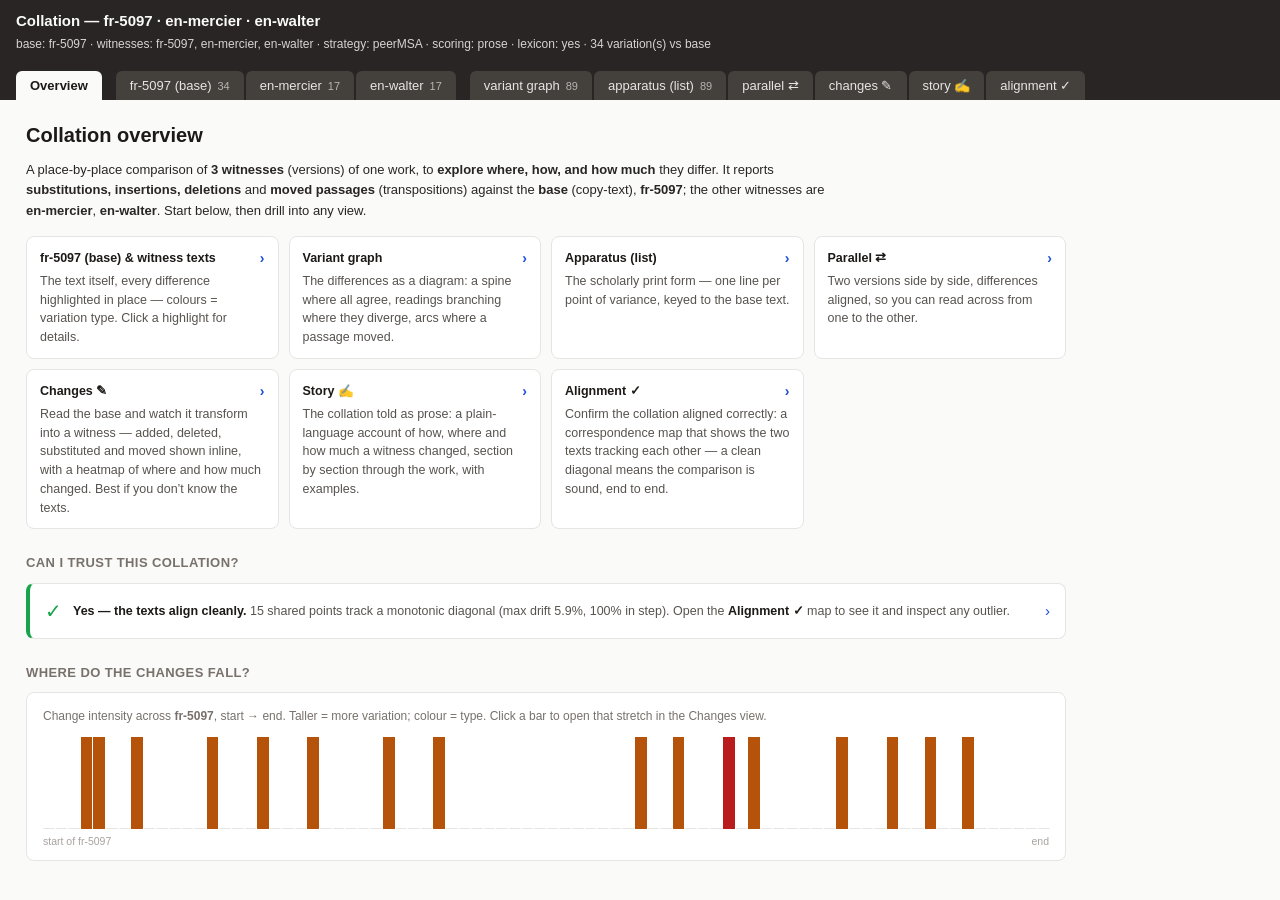
<file: site/demos/verne-trilingual.html>
<!DOCTYPE html>
<html lang="en">
<head>
<meta charset="utf-8">
<meta name="viewport" content="width=device-width, initial-scale=1">
<title>Collation — fr-5097 · en-mercier · en-walter</title>
<style>
  :root { --sub:#b45309; --ins:#15803d; --del:#b91c1c; --mov:#1d4ed8; --spl:#7e22ce;
          --subbg:#fef3c7; --insbg:#dcfce7; --delbg:#fee2e2; --movbg:#dbeafe; --splbg:#f3e8ff; }
  * { box-sizing: border-box; }
  body { margin:0; font:14px/1.5 -apple-system, "Segoe UI", Roboto, sans-serif; color:#1c1917; background:#fafaf9; }
  header { padding:10px 16px; background:#292524; color:#fafaf9; }
  header h1 { margin:0; font-size:15px; font-weight:600; }
  header .meta { font-size:12px; color:#d6d3d1; margin-top:2px; }
  nav.tabs { display:flex; gap:2px; padding:8px 16px 0; background:#292524; flex-wrap:wrap; }
  nav.tabs button { border:0; padding:7px 14px; border-radius:6px 6px 0 0; background:#44403c; color:#e7e5e4;
                    cursor:pointer; font-size:13px; }
  nav.tabs button.active { background:#fafaf9; color:#1c1917; font-weight:600; }
  nav.tabs button .badge { opacity:.7; font-size:11px; margin-left:6px; }
  .legend { padding:6px 16px; font-size:12px; color:#57534e; border-bottom:1px solid #e7e5e4; background:#fff;
            display:flex; flex-wrap:wrap; align-items:center; gap:4px 2px; }
  .legend .k { padding:1px 6px; border-radius:3px; margin-right:8px; white-space:nowrap; }
  .legend label { margin-right:10px; cursor:pointer; white-space:nowrap; }
  /* #1 — the persistent COLOUR KEY: always shown on a text tab so a reader knows what each highlight colour
     means, independent of the (separate) type filters. One swatch per variation type, coloured as the spans. */
  .keybar { display:flex; flex-wrap:wrap; align-items:center; gap:10px; margin-right:14px; }
  .keybar .ky { display:inline-flex; align-items:center; gap:5px; white-space:nowrap; }
  .keybar .sw { width:13px; height:13px; border-radius:3px; display:inline-block; }
  .legend .filters { display:flex; flex-wrap:wrap; align-items:center; gap:4px 2px; }
  .legend .sep { color:#d6d3d1; margin:0 6px; }
  main { display:flex; height:calc(100vh - 118px); }
  #text { flex:1.7; overflow:auto; padding:18px 22px; white-space:pre-wrap; font:14px/1.75 Georgia, "Times New Roman", serif;
          background:#fff; }
  /* The side panel is a flex COLUMN: the detail card stays pinned at the top while only the variant list below
     it scrolls — so the metadata for a selected variation is always visible however far you've scrolled (#2). */
  #side { flex:1; min-width:320px; max-width:460px; display:flex; flex-direction:column; min-height:0;
          border-left:1px solid #e7e5e4; background:#fafaf9; }
  #detail { flex:0 0 auto; padding:10px 14px; border-bottom:2px solid #d6d3d1; background:#fff; min-height:74px;
            max-height:45%; overflow:auto; font-size:13px; }
  #detail .cite { color:#78716c; font-size:12px; }
  #detail .rdg { font:13px Georgia, serif; padding:2px 6px; border-radius:3px; }
  #list { flex:1 1 auto; overflow:auto; min-height:0; }
  #list div.row { padding:5px 14px; border-bottom:1px solid #eee; cursor:pointer; font-size:12.5px; }
  #list div.row:hover { background:#f5f5f4; }
  #list div.row.active { background:#e7e5e4; }
  #list .t { display:inline-block; width:86px; font-weight:600; font-size:11px; text-transform:uppercase; }
  #list .likely { opacity:.65; }
  #list .hop { float:right; font-size:11px; color:#1d4ed8; }
  span.v { border-radius:3px; cursor:pointer; }
  span.v.active { outline:2px solid #1c1917; }
  /* a brief pulse on a span we JUMPED to from the graph/apparatus, so the exact variant is obvious (#1) */
  .flash { animation:flashpulse 1.4s ease-out; }
  @keyframes flashpulse { 0% { box-shadow:0 0 0 3px #fde68a, 0 0 0 6px #f59e0b; }
                          100% { box-shadow:0 0 0 3px transparent, 0 0 0 6px transparent; } }
  .substitution { background:var(--subbg); box-shadow:inset 0 -2px 0 var(--sub); }
  .insertion { background:var(--insbg); box-shadow:inset 0 -2px 0 var(--ins); }
  .deletion { background:var(--delbg); box-shadow:inset 0 -2px 0 var(--del); }
  .transposition { background:var(--movbg); box-shadow:inset 0 -2px 0 var(--mov); }
  .variantSpelling { background:var(--splbg); box-shadow:inset 0 -2px 0 var(--spl); }
  .withinMove { text-decoration: underline dotted; }
  .likelySpan { opacity:.75; }
  /* apparatus tab: a help header, a SCROLLABLE clickable list, and its OWN detail panel — self-contained (#4) */
  #apparatus { padding:0; background:#fff; overflow:hidden; flex:1.7; display:none; flex-direction:column; }
  #apparatus .aphelp { flex:0 0 auto; padding:10px 20px; font:12.5px/1.55 -apple-system, sans-serif; color:#57534e;
                       background:#fbfbfa; border-bottom:1px solid #e7e5e4; }
  #apparatus .aphelp b { color:#1c1917; }
  #apparatus .aphelp .ex { display:inline-block; background:#fff; border:1px solid #e7e5e4; border-radius:4px;
                           padding:1px 6px; font:12px Georgia, serif; }
  #apparatus .aphelp .ex .p { color:#a8a29e; } #apparatus .aphelp .ex .lm { font-weight:700; }
  #apparatus .aphelp .ex .sg { font:10px -apple-system, sans-serif; color:#78716c; text-transform:uppercase; }
  #apparatus .aplist { flex:1 1 auto; overflow:auto; min-height:0; padding:8px 0 14px; font:13px/1.7 Georgia, serif; }
  #apparatus .apline { padding:2px 20px; cursor:pointer; border-left:3px solid transparent; }
  #apparatus .apline:hover { background:#f5f5f4; }
  #apparatus .apline.active { background:#eef2ff; border-left-color:#1d4ed8; }
  #apparatus .pos { color:#a8a29e; margin-right:8px; font:11px -apple-system, sans-serif; }
  #apparatus .lemma { font-weight:700; }
  #apparatus .apsig { font:10px -apple-system, sans-serif; color:#78716c; text-transform:uppercase; letter-spacing:.3px; }
  #apparatus .semi { color:#c4c0bb; }
  /* the apparatus detail panel (its own, not the text-tab sidebar) */
  #apparatus .apdetail { flex:0 0 auto; max-height:40%; overflow:auto; border-top:2px solid #d6d3d1; background:#fff;
                         padding:12px 20px; font:13px -apple-system, sans-serif; display:none; }
  #apparatus .apdetail.on { display:block; }
  #apparatus .apdetail h4 { margin:0 0 8px; font-size:13px; }
  #apparatus .apdetail .rd { margin:5px 0; font:14px Georgia, serif; }
  #apparatus .apdetail .rd .sig { font:10px -apple-system, sans-serif; color:#78716c; text-transform:uppercase;
                                  letter-spacing:.4px; margin-right:8px; display:inline-block; min-width:70px; }
  #apparatus .apdetail .rd .rw { padding:1px 6px; border-radius:3px; }
  #apparatus .apdetail .apcite { margin-top:8px; font:12px -apple-system, sans-serif; color:#78716c; }
  #apparatus .apdetail .apcite b { color:#1c1917; }
  #apparatus .apdetail .links { margin-top:10px; display:flex; gap:8px; flex-wrap:wrap; }
  #apparatus .apdetail .links button { border:1px solid #d6d3d1; background:#fff; color:#1d4ed8; border-radius:5px;
                                       padding:5px 11px; font-size:12px; cursor:pointer; }
  #apparatus .apdetail .links button:hover { background:#f5f5f4; }
  .notice { padding:14px 20px; color:#78716c; font-size:13px; }

  /* #2 — visual variant-graph (columnar "score" layout). Each spine position is a column; agreement columns
     render compact/greyed, variant columns stack one row per reading (sigla-labelled, type-coloured). Windowed:
     only the columns near the viewport are built. Move edges are an inline-SVG overlay of arcs above the row. */
  #graph { flex:1.7; background:#fff; display:none; flex-direction:column; overflow:hidden; }
  #graph .ghelp { flex:0 0 auto; padding:7px 16px; font-size:12px; color:#57534e; background:#fbfbfa;
                  border-bottom:1px solid #e7e5e4; }
  #graph .ghelp b { color:#1c1917; }
  #graph .hscroll { flex:1 1 auto; overflow:auto; position:relative; min-height:0; }
  #graph .scroller { position:relative; min-height:100%; }
  /* The columns are laid out on a horizontal SPINE (the agreement backbone). A baseline rule runs through the
     agreement row; each column is a node ON that spine, and a variant column's stacked readings hang BELOW the
     spine as branches (a connector drops from the spine to each reading). This is what makes it read as a
     variant GRAPH — spine + branch nodes + move arcs — rather than a flat list of boxes (#3).
     The spine sits well down the viewport (SPINE_TOP) so move arcs have room to bow up ABOVE it and variant
     readings have room to hang BELOW it — using the vertical space like a real graph (#3). */
  #graph .cols { display:flex; align-items:flex-start; padding:150px 14px 40px; gap:0; min-height:100%;
                 position:relative; }
  #graph .spineline { position:absolute; left:0; height:2px; background:#d6d3d1; top:168px; z-index:0; }
  /* Every column is exactly COL_W wide (JS positions the spine + arcs on that stride), so the dots stay evenly
     spaced. Variant readings hang below on a connector; a hovered/active node lifts above the rest. Nodes are
     kept clear + readable (#2): a legible reading, each reading tagged with a witness chip, colour-coded. */
  .gcol { position:relative; z-index:1; flex:0 0 auto; width:76px; display:flex; flex-direction:column;
          align-items:center; cursor:pointer; border-radius:6px; transition:background .1s; }
  .gcol:hover { z-index:6; }
  .gcol.variant:hover, .gcol.inserted:hover, .gcol.active { z-index:5; }
  /* #1 — edge columns anchor their hover-expanded card inward so it never spills off the (non-left-scrollable)
     start of the graph. The dot/label stay centred on the spine; only the widening branch card (and the greyed
     agreement label) is re-anchored — left-edge cards grow rightward, right-edge cards grow leftward. */
  .gcol.edgeL .branches, .gcol.edgeL .agreelbl { align-self:flex-start; text-align:left; }
  .gcol.edgeR .branches, .gcol.edgeR .agreelbl { align-self:flex-end; text-align:right; }
  /* #2 — clear HOVER FEEDBACK that a node is clickable: a soft highlight column behind it (reaching up to the
     spine) and a ring on the dot. Makes even an agreement node read as interactive. */
  .gcol::before { content:''; position:absolute; top:-6px; left:2px; right:2px; bottom:0; border-radius:6px;
                  background:transparent; z-index:-1; pointer-events:none; transition:background .1s; }
  .gcol:hover::before { background:rgba(29,78,216,.07); box-shadow:0 0 0 1px rgba(29,78,216,.18); }
  .gcol.active::before { background:rgba(245,158,11,.10); box-shadow:0 0 0 1px rgba(245,158,11,.35); }
  .gcol .gpos { font:10px -apple-system, sans-serif; color:#c4c0bb; margin-bottom:3px; }
  .gcol:hover .gpos { color:#1d4ed8; }
  /* the node dot sitting ON the spine */
  .gcol .dot { width:10px; height:10px; border-radius:50%; background:#a8a29e; border:2px solid #fff;
               box-shadow:0 0 0 1px #d6d3d1; margin-bottom:3px; transition:box-shadow .1s, transform .1s; }
  .gcol.variant .dot { background:#57534e; box-shadow:0 0 0 1px #57534e; }
  .gcol.inserted .dot { background:var(--ins); box-shadow:0 0 0 1px var(--ins); }
  .gcol:hover .dot { transform:scale(1.25); box-shadow:0 0 0 2px #1d4ed8; }
  .gcol.active .dot { width:13px; height:13px; background:#1c1917; box-shadow:0 0 0 3px #fde68a, 0 0 0 4px #1c1917; }
  /* agreement label sits just under its dot, compact + greyed */
  .gcol .agreelbl { font:12px/1.35 Georgia, serif; color:#57534e; max-width:74px; text-align:center;
                    white-space:nowrap; overflow:hidden; text-overflow:ellipsis; }
  .gcol:hover .agreelbl { max-width:220px; overflow:visible; color:#1c1917; }
  /* a short connector line dropping from the spine dot to the branch box, so branches read as hanging off it */
  .gcol .stem { width:2px; height:14px; background:#a8a29e; }
  .gcol.inserted .stem { background:var(--ins); }
  /* variant branches drop below the spine — a card with one clear ROW per witness reading. Each row STACKS a
     small witness chip above its reading, so both stay legible in a narrow column (#2). A type-coloured left
     stripe reinforces what kind of variant it is. On hover/active the card widens to show full readings. */
  .gcol .branches { display:flex; flex-direction:column; gap:0; width:74px;
                    border-radius:6px; background:#fff; border:1px solid #d6d3d1; overflow:hidden;
                    box-shadow:0 1px 3px rgba(0,0,0,.07); }
  .gcol.active .branches, .gcol:hover .branches { width:230px; border-color:#78716c; }
  .gcol .grow { display:flex; flex-direction:column; gap:1px; padding:4px 7px; border-top:1px solid #f0efed;
                border-left:3px solid transparent; }
  .gcol .grow:first-child { border-top:0; }
  /* the witness chip (sigla) — a small tag naming which witness(es) read this */
  .gcol .grow .sig { align-self:flex-start; font:9px/1.5 -apple-system, sans-serif; font-weight:700; color:#57534e;
                     background:#f0efed; border-radius:3px; padding:0 5px; text-transform:uppercase; letter-spacing:.4px;
                     white-space:nowrap; }
  /* the reading text — coloured by variation type, ellipsised until the node is focused */
  .gcol .grow .rdt { font:13px/1.3 Georgia, serif; color:#1c1917; overflow:hidden; text-overflow:ellipsis;
                     white-space:nowrap; }
  .gcol .grow.rsub { border-left-color:var(--sub); } .gcol .grow.rins { border-left-color:var(--ins); }
  .gcol .grow.rdel { border-left-color:var(--del); } .gcol .grow.rmov { border-left-color:var(--mov); }
  .gcol .grow.rsub .rdt { color:var(--sub); } .gcol .grow.rins .rdt { color:var(--ins); }
  .gcol .grow.rdel .rdt { color:var(--del); } .gcol .grow.rmov .rdt { color:var(--mov); }
  /* the node-detail panel below the graph (#2): shows the clicked node's reading(s) + snippet(s) + links */
  #graph .gdetail { flex:0 0 auto; max-height:38%; overflow:auto; border-top:2px solid #d6d3d1; background:#fff;
                    padding:12px 18px; font-size:13px; display:none; }
  #graph .gdetail.on { display:block; }
  #graph .gdetail h4 { margin:0 0 8px; font-size:13px; }
  #graph .gdetail .rd { margin:5px 0; }
  #graph .gdetail .rd .sig { font:10px -apple-system, sans-serif; color:#78716c; text-transform:uppercase;
                             letter-spacing:.4px; margin-right:8px; display:inline-block; min-width:64px; }
  #graph .gdetail .rd .rw { font:14px Georgia, serif; padding:1px 6px; border-radius:3px; }
  #graph .gdetail .snip { margin:8px 0 4px; padding:8px 10px; background:#fafaf9; border:1px solid #eee;
                          border-radius:5px; font:13px/1.6 Georgia, serif; }
  #graph .gdetail .snip .lbl { font:10px -apple-system, sans-serif; text-transform:uppercase; letter-spacing:.4px;
                              color:#78716c; display:block; margin-bottom:2px; }
  #graph .gdetail .snip mark { background:var(--subbg); box-shadow:inset 0 -2px 0 var(--sub); border-radius:2px; }
  #graph .gdetail .links { margin-top:10px; display:flex; gap:8px; flex-wrap:wrap; }
  #graph .gdetail .links button { border:1px solid #d6d3d1; background:#fff; color:#1d4ed8; border-radius:5px;
                                  padding:5px 11px; font-size:12px; cursor:pointer; }
  #graph .gdetail .links button:hover { background:#f5f5f4; }
  #graph .gdetail .hint { color:#a8a29e; }
  .gcol.active .branches { outline:2px solid #1c1917; }
  .gcol .grow { font:12px/1.35 Georgia, serif; white-space:nowrap; overflow:hidden; text-overflow:ellipsis;
                max-width:88px; }
  .gcol.active .grow, .gcol:hover .grow { max-width:220px; }   /* the focused node shows full readings */
  .gcol .grow .sig { font:9px -apple-system, sans-serif; color:#78716c; margin-right:4px;
                     text-transform:uppercase; letter-spacing:.3px; }
  .gcol .grow.rsub { color:var(--sub); } .gcol .grow.rins { color:var(--ins); }
  .gcol .grow.rdel { color:var(--del); } .gcol .grow.rmov { color:var(--mov); }
  #graph svg.moves { position:absolute; top:0; left:0; pointer-events:none; overflow:visible; z-index:2; }
  #graph .overview { flex:0 0 26px; background:#fff; border-bottom:1px solid #e7e5e4;
                     display:flex; align-items:stretch; }
  #graph .overview .ov { flex:1 1 0; cursor:pointer; }   /* colour set inline per bucket (#4) */
  /* #3 — the overall-variant summary bar at the top of the graph: the run-wide shape of the difference. */
  #graph .gsum { flex:0 0 auto; padding:9px 16px; background:#fff; border-bottom:1px solid #e7e5e4; }
  #graph .gsum .gsline { font-size:13px; color:#292524; } #graph .gsum .gsline b { color:#1c1917; }
  #graph .gsum .gschips { display:flex; flex-wrap:wrap; gap:6px 14px; margin-top:7px; }
  #graph .gsum .gschip { display:inline-flex; align-items:center; gap:5px; font-size:12px; color:#57534e; white-space:nowrap; }
  #graph .gsum .gschip b { color:#1c1917; } #graph .gsum .gschip.zero { opacity:.5; }
  #graph .gsum .gsw { width:12px; height:12px; border-radius:3px; display:inline-block; }

  /* #3 — parallel side-by-side (base ⇄ one witness). Two scrolled columns; variation highlighted on BOTH
     sides in matching colours; a ∅ gap marker where one side omits. Linked hover flags the counterpart. */
  #parallel { flex:2.7; display:none; overflow:hidden; flex-direction:column; }
  #parallel .pbar { display:flex; align-items:center; gap:8px; padding:6px 14px; border-bottom:1px solid #e7e5e4;
                    background:#fff; font-size:12px; }
  #parallel .cols2 { display:flex; flex:1; min-height:0; }
  #parallel .pcol { flex:1; overflow:auto; padding:16px 20px 16px 8px;
                    font:14px/1.8 Georgia, "Times New Roman", serif; }
  #parallel .pcol.base { border-right:1px solid #e7e5e4; background:#fff; }
  #parallel .pcol.comp { background:#fcfcfb; }
  #parallel .pcol h4 { position:sticky; top:-16px; margin:-16px 0 10px -8px; padding:6px 20px; background:#f5f5f4;
                       font:600 12px -apple-system, sans-serif; color:#57534e; border-bottom:1px solid #e7e5e4; }
  /* each physical line is a row: an (optional) line-number gutter + the line body */
  #parallel .pline { display:flex; align-items:flex-start; }
  #parallel .plnum { display:none; flex:0 0 auto; width:0; margin-right:0; text-align:right; user-select:none;
                     font:11px/1.8 -apple-system, sans-serif; color:#c4c0bb; }
  #parallel .plbody { flex:1; white-space:pre-wrap; min-width:0; }
  /* #4 — line numbers on: reveal the gutter */
  #parallel.lines .plnum { display:block; width:42px; margin-right:12px; border-right:1px solid #eee; padding-right:8px; }
  #parallel.lines .pline:hover .plnum { color:#78716c; }
  #parallel span.pv { border-radius:3px; cursor:pointer; }
  #parallel span.pv.mate { outline:2px solid #1c1917; }
  #parallel .gap { color:var(--del); font-weight:700; background:var(--delbg); border-radius:3px; padding:0 3px; }
  #parallel .pbar label { display:inline-flex; align-items:center; gap:5px; cursor:pointer; }
  /* #3 — the parallel highlight colour key (types present in this pair) */
  #parallel .pbar .pkey { margin-left:auto; display:inline-flex; flex-wrap:wrap; align-items:center; gap:10px; color:#57534e; }
  #parallel .pbar .pkey b { font-weight:600; color:#1c1917; }
  #parallel .pbar .pkey .kk { display:inline-flex; align-items:center; gap:4px; white-space:nowrap; }
  #parallel .pbar .pkey .sw { width:13px; height:13px; border-radius:3px; display:inline-block; }

  /* #5 — CHANGES view: read the BASE and watch it transform into the witness (track-changes / redline), with a
     change-intensity heatmap for the where/how-much at a glance. Designed for a reader unfamiliar with the texts. */
  #changes { flex:2.7; display:none; overflow:hidden; flex-direction:column; background:#fff; }
  #changes .cbar { flex:0 0 auto; display:flex; align-items:center; gap:10px; flex-wrap:wrap; padding:7px 16px;
                   border-bottom:1px solid #e7e5e4; background:#fff; font-size:12px; }
  #changes .cbar b { color:#1c1917; }
  #changes .cbar select { font-size:12px; }
  #changes .cbar .clegend { display:flex; gap:12px; flex-wrap:wrap; margin-left:auto; color:#57534e; }
  #changes .cbar .clegend .k { display:inline-flex; align-items:center; gap:4px; }
  #changes .cbar .clegend .sw { width:22px; height:12px; border-radius:2px; display:inline-block; }
  /* the summary banner */
  #changes .csum { flex:0 0 auto; padding:9px 16px; background:#fbfbfa; border-bottom:1px solid #e7e5e4; font-size:13px; color:#292524; }
  #changes .csum b { font-size:15px; }
  #changes .csum .pct { display:inline-block; min-width:120px; }
  /* the heatmap strip — one cell per bucket of the base, coloured by change density; click to jump */
  #changes .heat { flex:0 0 auto; display:flex; height:30px; border-bottom:1px solid #e7e5e4; background:#fafaf9; cursor:pointer; }
  #changes .heat .hc { flex:1 1 0; }
  /* the transformation reading — `pre-wrap` PRESERVES the base text's own line/paragraph breaks (otherwise every
     newline collapses to a space and the reading is one wall of text). Long lines still wrap. */
  #changes .cbody { flex:1 1 auto; overflow:auto; min-height:0; padding:18px 32px 40px; white-space:pre-wrap;
                    font:15px/1.9 Georgia, "Times New Roman", serif; color:#1c1917; }
  #changes .cbody .kept { color:#1c1917; }
  /* substitution: struck base → new witness reading */
  /* a solid colour, not `opacity`: opacity on ~26k spans made WebKit take a minute to lay out a full novel (B15) */
  #changes .sub-old { color:#cb5555; text-decoration:line-through; text-decoration-color:#f0a0a0; }
  #changes .sub-new { color:var(--ins); background:var(--insbg); border-radius:3px; padding:0 3px; }
  #changes .sub-arrow { color:#a8a29e; margin:0 2px; }
  /* deletion: struck base (witness omits it) */
  #changes .del { color:var(--del); text-decoration:line-through; text-decoration-color:#f0a0a0;
                  background:var(--delbg); border-radius:3px; padding:0 2px; }
  /* insertion: a caret + the witness-added text */
  #changes .ins { color:var(--ins); background:var(--insbg); border-radius:3px; padding:0 3px; }
  #changes .ins::before { content:'‸'; color:var(--ins); font-weight:700; margin-right:1px; }
  /* moved: the base text stays, marked with a move badge */
  #changes .mov { background:var(--movbg); border-radius:3px; padding:0 2px; box-shadow:inset 0 -2px 0 var(--mov); }
  #changes .mov::after { content:'⇄'; color:var(--mov); font-size:11px; vertical-align:super; margin-left:1px; }
  #changes .chunk { cursor:pointer; }
  #changes .chunk.on { outline:2px solid #f59e0b; border-radius:3px; }
  #changes .cnote { color:#a8a29e; font-size:12px; padding:10px 26px; }

  /* ALIGNMENT MAP — a correspondence dot-plot (base position × comparison position) so a reviewer can CONFIRM
     the collation aligned correctly at a glance: a clean monotonic near-diagonal = the texts track each other;
     points flying off it = a mis-alignment. Answers "did the collation actually work?". */
  #alignmap { flex:2.7; display:none; overflow:hidden; flex-direction:column; background:#fff; }
  #alignmap .abar { flex:0 0 auto; display:flex; align-items:center; gap:10px; flex-wrap:wrap; padding:7px 16px;
                    border-bottom:1px solid #e7e5e4; font-size:12px; }
  #alignmap .abar b { color:#1c1917; }
  /* the verdict banner — plain-language confidence statement */
  #alignmap .verdict { flex:0 0 auto; padding:10px 16px; font-size:13px; border-bottom:1px solid #e7e5e4;
                       display:flex; align-items:center; gap:9px; }
  #alignmap .verdict.ok { background:#f0fdf4; color:#166534; } #alignmap .verdict.warn { background:#fffbeb; color:#92400e; }
  #alignmap .verdict .icon { font-size:17px; } #alignmap .verdict b { color:inherit; }
  #alignmap .help { flex:0 0 auto; padding:8px 16px; font-size:12px; color:#57534e; background:#fbfbfa;
                    border-bottom:1px solid #e7e5e4; }
  #alignmap .help b { color:#1c1917; }
  #alignmap .plotwrap { flex:1 1 auto; overflow:auto; min-height:0; padding:16px; display:flex; justify-content:center; }
  #alignmap svg { background:#fff; }
  #alignmap svg .diag { stroke:#d6d3d1; stroke-width:1; stroke-dasharray:5 4; }
  #alignmap svg .axis { stroke:#e7e5e4; stroke-width:1; }
  #alignmap svg .axlbl { font:11px -apple-system, sans-serif; fill:#78716c; }
  #alignmap svg .band { fill:rgba(22,101,52,.05); }
  #alignmap svg .pt { cursor:pointer; }
  #alignmap svg .pt:hover { stroke:#1c1917; stroke-width:1.5; }
  #alignmap .tip { position:fixed; z-index:60; background:#1c1917; color:#fff; font:11px -apple-system, sans-serif;
                   padding:5px 8px; border-radius:5px; pointer-events:none; display:none; max-width:280px; }

  /* STORY view — the collation as prose: the high-level narrative, then a readable, section-by-section account of
     the recorded changes so a reader gets the *full story* of how the witness changed from the base. */
  #story { flex:2.7; display:none; overflow:hidden; flex-direction:column; background:#fff; }
  #story .sbar { flex:0 0 auto; display:flex; align-items:center; gap:10px; flex-wrap:wrap; padding:7px 16px;
                 border-bottom:1px solid #e7e5e4; font-size:12px; }
  #story .sbody { flex:1 1 auto; overflow:auto; min-height:0; padding:22px 30px 50px; }
  #story .swrap { max-width:820px; }
  #story h2 { margin:0 0 6px; font-size:21px; font-weight:600; }
  #story .lede { font:16px/1.65 Georgia, serif; color:#292524; margin:0 0 22px; }
  #story h3 { margin:26px 0 8px; font-size:13px; font-weight:600; text-transform:uppercase; letter-spacing:.4px;
              color:#78716c; border-top:1px solid #f0efed; padding-top:16px; }
  #story .seg { margin:0 0 14px; }
  #story .seg .sh { font:600 13px -apple-system, sans-serif; color:#1c1917; margin-bottom:4px; }
  #story .seg .sh .loc { color:#a8a29e; font-weight:400; margin-left:6px; }
  #story .seg p { margin:0 0 6px; font:14px/1.7 Georgia, serif; color:#292524; }
  /* an inline change rendered in the prose: struck old → new, etc. — reuse the redline vocabulary */
  #story .c-sub .o { color:#c74949; text-decoration:line-through; text-decoration-color:#f0a0a0; }
  #story .c-sub .n { color:var(--ins); }
  #story .c-del { color:var(--del); text-decoration:line-through; text-decoration-color:#f0a0a0; }
  #story .c-ins { color:var(--ins); }
  #story .c-mov { color:var(--mov); }
  #story .ex { cursor:pointer; border-radius:3px; padding:0 2px; }
  #story .ex:hover { background:#f5f5f4; }
  #story .more { color:#a8a29e; font:12.5px -apple-system, sans-serif; }

  /* the Overview / dashboard home panel (#1, #5) */
  #info { flex:2.7; overflow:auto; background:#fafaf9; display:none; padding:20px 26px 40px; font-size:13px; }
  #info .wrap { max-width:1040px; }
  #info h2 { margin:0 0 10px; font-size:20px; font-weight:600; }
  #info h3 { margin:0 0 10px; font-size:13px; font-weight:600; text-transform:uppercase; letter-spacing:.4px; color:#78716c; }
  #info section { margin-bottom:24px; }
  #info .intro p { margin:0 0 10px; max-width:820px; line-height:1.6; color:#292524; }
  /* clickable navigation cards → jump to the matching tab (#1) */
  #info .nav { display:grid; grid-template-columns:repeat(auto-fit,minmax(210px,1fr)); gap:10px; margin-top:14px; }
  #info .navc { background:#fff; border:1px solid #e7e5e4; border-radius:8px; padding:11px 13px;
                font-size:12.5px; line-height:1.5; color:#57534e; cursor:pointer; transition:border-color .12s, box-shadow .12s;
                display:flex; flex-direction:column; }
  #info .navc:hover { border-color:#a8a29e; box-shadow:0 1px 5px rgba(0,0,0,.06); }
  #info .navc .navt { color:#1c1917; font-weight:600; display:flex; align-items:center; justify-content:space-between; }
  #info .navc .navt .go { color:#1d4ed8; font-size:14px; }
  #info .navc .navd { margin-top:3px; }
  /* stat tiles row */
  #info .tiles { display:grid; grid-template-columns:repeat(auto-fit,minmax(120px,1fr)); gap:10px; }
  #info .tile { background:#fff; border:1px solid #e7e5e4; border-radius:8px; padding:12px 14px; }
  #info .tile .big { font-size:24px; font-weight:600; color:#1c1917; line-height:1.1; }
  #info .tile .lbl { font-size:11.5px; color:#78716c; margin-top:3px; }
  /* variation-type breakdown as a horizontal bar chart */
  #info .bars { background:#fff; border:1px solid #e7e5e4; border-radius:8px; padding:14px 16px; max-width:640px; }
  #info .bar { display:flex; align-items:center; gap:10px; margin:5px 0; }
  #info .bar .bl { width:96px; font-size:12px; text-align:right; color:#57534e; flex:0 0 auto; }
  #info .bar .bt { flex:1; height:16px; background:#f5f5f4; border-radius:4px; overflow:hidden; }
  #info .bar .bf { height:100%; border-radius:4px; }
  #info .bar .bn { width:64px; font-size:12px; color:#292524; flex:0 0 auto; }
  #info .bar.zero .bl, #info .bar.zero .bn { color:#a8a29e; }
  #info .bar.zero .bn i { font-style:normal; font-size:11px; }
  /* witness cards */
  #info .wits { display:grid; grid-template-columns:repeat(auto-fit,minmax(200px,1fr)); gap:10px; }
  #info .wit { background:#fff; border:1px solid #e7e5e4; border-radius:8px; padding:11px 13px; }
  #info .wit .wid { font-weight:600; color:#1c1917; }
  #info .wit .wbase { font-size:10px; text-transform:uppercase; letter-spacing:.5px; color:#1d4ed8; margin-left:6px; }
  #info .wit .wmeta { font-size:12px; color:#78716c; margin-top:4px; }
  #info .wit .wbar { height:6px; background:#f5f5f4; border-radius:3px; margin-top:8px; overflow:hidden; }
  #info .wit .wbar div { height:100%; background:#a8a29e; border-radius:3px; }
  #info .k { padding:1px 6px; border-radius:3px; }
  #info .settings { color:#57534e; font-size:12.5px; }
  #info .settings b { color:#1c1917; }
  /* ANALYTICAL dashboard additions */
  /* confidence strip — the alignment verdict, up front, with a drill-down to the Alignment map */
  #info .confidence { display:flex; align-items:center; gap:11px; background:#fff; border:1px solid #e7e5e4;
                      border-left-width:4px; border-radius:8px; padding:12px 15px; cursor:pointer; }
  #info .confidence.ok { border-left-color:#16a34a; } #info .confidence.warn { border-left-color:#f59e0b; }
  #info .confidence .cf-ic { font-size:20px; } #info .confidence.ok .cf-ic { color:#16a34a; } #info .confidence.warn .cf-ic { color:#b45309; }
  #info .confidence .cf-txt { flex:1; font-size:12.5px; color:#57534e; line-height:1.5; }
  #info .confidence .cf-txt b { color:#1c1917; }
  #info .confidence .go { color:#1d4ed8; font-size:15px; }
  #info .confidence:hover { border-color:#a8a29e; }
  /* where changes cluster — a clickable positional histogram across the base text */
  #info .distrib { background:#fff; border:1px solid #e7e5e4; border-radius:8px; padding:14px 16px 10px; }
  #info .distrib .dhead { font-size:12px; color:#78716c; margin-bottom:8px; }
  #info .distrib .hist { display:flex; align-items:flex-end; gap:1px; height:96px; }
  #info .distrib .hb { flex:1 1 0; background:#e7e5e4; border-radius:2px 2px 0 0; min-height:1px; cursor:pointer;
                       transition:background .1s; position:relative; }
  #info .distrib .hb:hover { background:#1d4ed8; }
  #info .distrib .hb .seg { position:absolute; left:0; right:0; }
  #info .distrib .daxis { display:flex; justify-content:space-between; font-size:10.5px; color:#a8a29e; margin-top:5px; }
  #info .distrib .dnote { font-size:11.5px; color:#a8a29e; margin-top:6px; }
  /* proportion / interpretation callout */
  #info .insight { background:#fbfbfa; border:1px solid #e7e5e4; border-radius:8px; padding:12px 15px; font-size:13px;
                   color:#292524; line-height:1.55; }
  #info .insight b { color:#1c1917; }
  /* Loading overlay — shown while a heavy re-render (re-slicing a full-novel text) runs, so a click that
     takes a beat reads as "working", not frozen. */
  #busy { position:fixed; inset:0; display:none; align-items:center; justify-content:center;
          background:rgba(250,250,249,.55); z-index:50; }
  #busy.on { display:flex; }
  #busy .spin { width:34px; height:34px; border:3px solid #d6d3d1; border-top-color:#1d4ed8;
                border-radius:50%; animation:spin .7s linear infinite; }
  @keyframes spin { to { transform:rotate(360deg); } }
</style>
</head>
<body>
<header><h1>Collation — fr-5097 · en-mercier · en-walter</h1><div class="meta" id="meta"></div></header>
<nav class="tabs" id="tabs"></nav>
<div class="legend" id="legend"></div>
<main>
  <div id="text"></div>
  <div id="apparatus"></div>
  <div id="graph"></div>
  <div id="parallel"></div>
  <div id="changes"></div>
  <div id="story"></div>
  <div id="alignmap"></div>
  <div id="info"></div>
  <div id="side"><div id="detail">Select a highlighted span, or a row below.</div><div id="list"></div></div>
</main>
<div id="busy"><div class="spin"></div></div>
<script type="application/json" id="data">{"annotations":[{"base":{"reading":""},"baseAnchor":0,"comp":{"cite":"p.1 · line 1 · word 1","from":0,"reading":"The","to":3},"confidence":"certain","type":"insertion","withinMove":false,"witness":"en-mercier"},{"base":{"cite":"p.1 · line 1 · word 5","from":25,"reading":"par","to":28},"comp":{"cite":"p.1 · line 1 · word 6","from":29,"reading":"by","to":31},"confidence":"certain","type":"substitution","withinMove":false,"witness":"en-mercier"},{"base":{"cite":"p.1 · line 1 · words 7–8","from":32,"reading":"événement bizarre","to":49},"comp":{"cite":"p.1 · line 1 · words 8–9","from":34,"reading":"remarkable incident","to":53},"confidence":"certain","type":"substitution","withinMove":false,"witness":"en-mercier"},{"base":{"cite":"p.1 · lines 1–2 · words 11…3","from":54,"reading":"phénomène inexpliqué et inexplicable","to":90},"comp":{"cite":"p.1 · lines 1–2 · words 12…2","from":57,"reading":"mysterious and puzzling phenomenon","to":91},"confidence":"certain","type":"substitution","withinMove":false,"witness":"en-mercier"},{"base":{"cite":"p.1 · line 2 · words 5–8","from":95,"reading":"personne n'a sans doute","to":118},"comp":{"cite":"p.1 · line 2 · words 5–9","from":99,"reading":"doubtless no one has yet","to":123},"confidence":"certain","type":"substitution","withinMove":false,"witness":"en-mercier"},{"base":{"cite":"p.1 · lines 2–3 · words 11…2","from":127,"reading":"Sans parler des","to":142},"comp":{"cite":"p.1 · lines 2–3 · words 12…1","from":135,"reading":"Not to mention","to":149},"confidence":"certain","type":"substitution","withinMove":false,"witness":"en-mercier"},{"base":{"cite":"p.1 · line 3 · words 4–9","from":151,"reading":"qui agitaient les populations des ports","to":190},"comp":{"cite":"p.1 · line 3 · words 3–7","from":158,"reading":"which agitated the maritime population","to":196},"confidence":"certain","type":"substitution","withinMove":false,"witness":"en-mercier"},{"base":{"cite":"p.1 · line 4 · words 1–2","from":194,"reading":"surexcitaient l'esprit","to":216},"comp":{"cite":"p.1 · line 3 · words 9–10","from":201,"reading":"excited the","to":212},"confidence":"certain","type":"substitution","withinMove":false,"witness":"en-mercier"},{"base":{"cite":"p.1 · lines 4–5 · words 4…9","from":224,"reading":"à l'intérieur des continents les gens de mer furent particulièrement émus . Les négociants , armateurs","to":324},"comp":{"cite":"p.1 · lines 4–5 · words 2…7","from":220,"reading":"mind , even in the interior of continents , seafaring men were particularly excited . Merchants , common sailors","to":328},"confidence":"certain","type":"substitution","withinMove":false,"witness":"en-mercier"},{"base":{"cite":"p.1 · line 6 · word 1","from":337,"reading":"de","to":339},"comp":{"cite":"p.1 · line 5 · word 10","from":339,"reading":"of","to":341},"confidence":"certain","type":"substitution","withinMove":false,"witness":"en-mercier"},{"base":{"cite":"p.1 · line 6 · words 5–7","from":358,"reading":"et masters de","to":371},"comp":{"cite":"p.1 · line 6 · words 3–4","from":361,"reading":"both of","to":368},"confidence":"certain","type":"substitution","withinMove":false,"witness":"en-mercier"},{"base":{"cite":"p.1 · line 6 · word 10","from":384,"reading":"de","to":386},"comp":{"reading":""},"confidence":"certain","type":"deletion","withinMove":false,"witness":"en-mercier"},{"base":{"cite":"p.1 · lines 6–7 · words 13…5","from":399,"reading":"officiers des marines militaires de tous","to":439},"comp":{"cite":"p.1 · line 6 · words 9–12","from":389,"reading":"naval officers of all","to":410},"confidence":"certain","type":"substitution","withinMove":false,"witness":"en-mercier"},{"base":{"cite":"p.1 · line 7 · words 10–13","from":450,"reading":"après eux , les","to":464},"comp":{"cite":"p.1 · line 7 · word 2","from":426,"reading":"the","to":429},"confidence":"certain","type":"substitution","withinMove":false,"witness":"en-mercier"},{"base":{"cite":"p.1 · line 8 · words 1–2","from":479,"reading":"des divers","to":489},"comp":{"cite":"p.1 · line 7 · words 4–5","from":442,"reading":"of several","to":452},"confidence":"certain","type":"substitution","withinMove":false,"witness":"en-mercier"},{"base":{"cite":"p.1 · line 8 · word 4","from":496,"reading":"des","to":499},"comp":{"cite":"p.1 · line 7 · words 7–8","from":460,"reading":"on the","to":466},"confidence":"certain","type":"substitution","withinMove":false,"witness":"en-mercier"},{"base":{"cite":"p.1 · lines 8–9 · words 8…3","from":517,"reading":"se préoccupèrent de ce fait au plus haut point","to":563},"comp":{"cite":"p.1 · lines 7–8 · words 12…5","from":483,"reading":"were deeply interested in the matter","to":519},"confidence":"certain","type":"substitution","withinMove":false,"witness":"en-mercier"},{"base":{"reading":""},"baseAnchor":0,"comp":{"cite":"p.1 · line 1 · word 1","from":0,"reading":"THE","to":3},"confidence":"certain","type":"insertion","withinMove":false,"witness":"en-walter"},{"base":{"cite":"p.1 · line 1 · word 5","from":25,"reading":"par","to":28},"comp":{"cite":"p.1 · line 1 · word 6","from":25,"reading":"by","to":27},"confidence":"certain","type":"substitution","withinMove":false,"witness":"en-walter"},{"base":{"cite":"p.1 · line 1 · word 7","from":32,"reading":"événement","to":41},"comp":{"reading":""},"confidence":"certain","type":"deletion","withinMove":false,"witness":"en-walter"},{"base":{"cite":"p.1 · line 1 · words 10–11","from":51,"reading":"un phénomène","to":63},"comp":{"cite":"p.1 · line 1 · words 9–11","from":38,"reading":"development , an","to":53},"confidence":"certain","type":"substitution","withinMove":false,"witness":"en-walter"},{"base":{"reading":""},"baseAnchor":77,"comp":{"cite":"p.1 · line 2 · word 1","from":70,"reading":"downright","to":79},"confidence":"certain","type":"insertion","withinMove":false,"witness":"en-walter"},{"base":{"reading":""},"baseAnchor":90,"comp":{"cite":"p.1 · line 2 · word 3","from":93,"reading":"phenomenon","to":103},"confidence":"certain","type":"insertion","withinMove":false,"witness":"en-walter"},{"base":{"cite":"p.1 · line 2 · words 5–8","from":95,"reading":"personne n'a sans doute","to":118},"comp":{"cite":"p.1 · line 2 · words 5–8","from":109,"reading":"surely no one has","to":126},"confidence":"certain","type":"substitution","withinMove":false,"witness":"en-walter"},{"base":{"cite":"p.1 · lines 2–3 · words 11…2","from":127,"reading":"Sans parler des","to":142},"comp":{"cite":"p.1 · line 3 · words 3–6","from":138,"reading":"Without getting into those","to":164},"confidence":"certain","type":"substitution","withinMove":false,"witness":"en-walter"},{"base":{"cite":"p.1 · line 3 · words 4–9","from":151,"reading":"qui agitaient les populations des ports","to":190},"comp":{"cite":"p.1 · lines 3–4 · words 8…2","from":172,"reading":"that upset civilians in the seaports","to":208},"confidence":"certain","type":"substitution","withinMove":false,"witness":"en-walter"},{"base":{"cite":"p.1 · line 4 · words 1–2","from":194,"reading":"surexcitaient l'esprit","to":216},"comp":{"cite":"p.1 · line 4 · words 4–5","from":213,"reading":"deranged the","to":225},"confidence":"certain","type":"substitution","withinMove":false,"witness":"en-walter"},{"base":{"cite":"p.1 · lines 4–5 · words 4…9","from":224,"reading":"à l'intérieur des continents les gens de mer furent particulièrement émus . Les négociants , armateurs","to":324},"comp":{"cite":"p.1 · lines 4–6 · words 7…1","from":233,"reading":"mind even far inland , it must be said that professional seamen were especially alarmed . Traders , shipowners","to":340},"confidence":"certain","type":"substitution","withinMove":false,"witness":"en-walter"},{"base":{"cite":"p.1 · line 6 · word 1","from":337,"reading":"de","to":339},"comp":{"cite":"p.1 · line 6 · word 4","from":351,"reading":"of","to":353},"confidence":"certain","type":"substitution","withinMove":false,"witness":"en-walter"},{"base":{"cite":"p.1 · line 6 · words 6–7","from":361,"reading":"masters de","to":371},"comp":{"cite":"p.1 · line 6 · words 10–12","from":377,"reading":"master mariners from","to":397},"confidence":"certain","type":"substitution","withinMove":false,"witness":"en-walter"},{"base":{"cite":"p.1 · line 6 · word 10","from":384,"reading":"de","to":386},"comp":{"reading":""},"confidence":"certain","type":"deletion","withinMove":false,"witness":"en-walter"},{"base":{"cite":"p.1 · lines 6–7 · words 13…5","from":399,"reading":"officiers des marines militaires de tous","to":439},"comp":{"cite":"p.1 · line 7 · words 5–8","from":418,"reading":"naval officers from every","to":443},"confidence":"certain","type":"substitution","withinMove":false,"witness":"en-walter"},{"base":{"cite":"p.1 · lines 7–8 · words 10…4","from":450,"reading":"après eux , les gouvernements des divers États des","to":499},"comp":{"cite":"p.1 · lines 7–8 · words 12…7","from":457,"reading":"at their heels the various national governments on these","to":513},"confidence":"certain","type":"substitution","withinMove":false,"witness":"en-walter"},{"base":{"cite":"p.1 · lines 8–9 · words 8…3","from":517,"reading":"se préoccupèrent de ce fait au plus haut point","to":563},"comp":{"cite":"p.1 · lines 8–9 · words 11…6","from":530,"reading":"were all extremely disturbed by the business","to":574},"confidence":"certain","type":"substitution","withinMove":false,"witness":"en-walter"}],"apparatus":[{"lemma":"∅","position":-1,"type":"insertion","variants":[{"reading":"The","sigla":["en-mercier","en-walter"]}]},{"from":0,"lemma":"L'année","position":0,"to":7,"type":"substitution","variants":[{"reading":"year","sigla":["en-mercier","en-walter"]}]},{"from":13,"lemma":"fut","position":2,"to":16,"type":"substitution","variants":[{"reading":"was","sigla":["en-mercier","en-walter"]}]},{"from":17,"lemma":"marquée","position":3,"to":24,"type":"substitution","variants":[{"reading":"marked","sigla":["en-walter"]},{"reading":"signalised","sigla":["en-mercier"]}]},{"from":25,"lemma":"par","position":4,"to":28,"type":"substitution","variants":[{"reading":"by","sigla":["en-mercier","en-walter"]}]},{"from":29,"lemma":"un","position":5,"to":31,"type":"substitution","variants":[{"reading":"a","sigla":["en-mercier","en-walter"]}]},{"from":32,"lemma":"événement","position":6,"to":41,"type":"substitution","variants":[{"reading":"remarkable","sigla":["en-mercier"]},{"reading":"∅","sigla":["en-walter"]}]},{"from":42,"lemma":"bizarre","position":7,"to":49,"type":"substitution","variants":[{"reading":"incident","sigla":["en-mercier"]}]},{"from":51,"lemma":"un","position":9,"to":53,"type":"substitution","variants":[{"reading":"a","sigla":["en-mercier"]},{"reading":"development","sigla":["en-walter"]}]},{"from":54,"lemma":"phénomène","position":10,"to":63,"type":"substitution","variants":[{"reading":"an","sigla":["en-walter"]},{"reading":"mysterious","sigla":["en-mercier"]}]},{"from":64,"lemma":"inexpliqué","position":11,"to":74,"type":"substitution","variants":[{"reading":"and","sigla":["en-mercier"]},{"reading":"unexplained","sigla":["en-walter"]}]},{"from":75,"lemma":"et","position":12,"to":77,"type":"substitution","variants":[{"reading":"and","sigla":["en-walter"]},{"reading":"puzzling","sigla":["en-mercier"]}]},{"from":75,"lemma":"∅","position":12,"to":77,"type":"insertion","variants":[{"reading":"downright","sigla":["en-walter"]}]},{"from":78,"lemma":"inexplicable","position":13,"to":90,"type":"substitution","variants":[{"reading":"phenomenon","sigla":["en-mercier"]}]},{"from":78,"lemma":"∅","position":13,"to":90,"type":"insertion","variants":[{"reading":"phenomenon","sigla":["en-walter"]}]},{"from":91,"lemma":"que","position":14,"to":94,"type":"substitution","variants":[{"reading":"that","sigla":["en-walter"]},{"reading":"which","sigla":["en-mercier"]}]},{"from":91,"lemma":"∅","position":14,"to":94,"type":"insertion","variants":[{"reading":"doubtless","sigla":["en-mercier"]},{"reading":"surely","sigla":["en-walter"]}]},{"from":95,"lemma":"personne","position":15,"to":103,"type":"substitution","variants":[{"reading":"no","sigla":["en-mercier","en-walter"]}]},{"from":104,"lemma":"n'a","position":16,"to":107,"type":"substitution","variants":[{"reading":"one","sigla":["en-mercier","en-walter"]}]},{"from":108,"lemma":"sans","position":17,"to":112,"type":"substitution","variants":[{"reading":"has","sigla":["en-mercier","en-walter"]}]},{"from":113,"lemma":"doute","position":18,"to":118,"type":"substitution","variants":[{"reading":"forgotten","sigla":["en-walter"]},{"reading":"yet","sigla":["en-mercier"]}]},{"from":119,"lemma":"oublié","position":19,"to":125,"type":"substitution","variants":[{"reading":"Without","sigla":["en-walter"]},{"reading":"forgotten","sigla":["en-mercier"]}]},{"from":127,"lemma":"Sans","position":21,"to":131,"type":"substitution","variants":[{"reading":"Not","sigla":["en-mercier"]},{"reading":"getting","sigla":["en-walter"]}]},{"from":132,"lemma":"parler","position":22,"to":138,"type":"substitution","variants":[{"reading":"into","sigla":["en-walter"]},{"reading":"to","sigla":["en-mercier"]}]},{"from":139,"lemma":"des","position":23,"to":142,"type":"substitution","variants":[{"reading":"mention","sigla":["en-mercier"]},{"reading":"those","sigla":["en-walter"]}]},{"from":143,"lemma":"rumeurs","position":24,"to":150,"type":"substitution","variants":[{"reading":"rumors","sigla":["en-walter"]},{"reading":"rumours","sigla":["en-mercier"]}]},{"from":151,"lemma":"qui","position":25,"to":154,"type":"substitution","variants":[{"reading":"that","sigla":["en-walter"]},{"reading":"∅","sigla":["en-mercier"]}]},{"from":155,"lemma":"agitaient","position":26,"to":164,"type":"substitution","variants":[{"reading":"upset","sigla":["en-walter"]},{"reading":"which","sigla":["en-mercier"]}]},{"from":165,"lemma":"les","position":27,"to":168,"type":"substitution","variants":[{"reading":"agitated","sigla":["en-mercier"]},{"reading":"civilians","sigla":["en-walter"]}]},{"from":169,"lemma":"populations","position":28,"to":180,"type":"substitution","variants":[{"reading":"in","sigla":["en-walter"]},{"reading":"the","sigla":["en-mercier"]}]},{"from":181,"lemma":"des","position":29,"to":184,"type":"substitution","variants":[{"reading":"maritime","sigla":["en-mercier"]},{"reading":"the","sigla":["en-walter"]}]},{"from":185,"lemma":"ports","position":30,"to":190,"type":"substitution","variants":[{"reading":"population","sigla":["en-mercier"]},{"reading":"seaports","sigla":["en-walter"]}]},{"from":191,"lemma":"et","position":31,"to":193,"type":"substitution","variants":[{"reading":"and","sigla":["en-mercier","en-walter"]}]},{"from":194,"lemma":"surexcitaient","position":32,"to":207,"type":"substitution","variants":[{"reading":"deranged","sigla":["en-walter"]},{"reading":"excited","sigla":["en-mercier"]}]},{"from":208,"lemma":"l'esprit","position":33,"to":216,"type":"substitution","variants":[{"reading":"the","sigla":["en-mercier","en-walter"]}]},{"from":217,"lemma":"∅","position":34,"to":223,"type":"insertion","variants":[{"reading":"even","sigla":["en-walter"]}]},{"from":217,"lemma":"∅","position":34,"to":223,"type":"insertion","variants":[{"reading":"mind","sigla":["en-mercier","en-walter"]}]},{"from":224,"lemma":"à","position":35,"to":225,"type":"substitution","variants":[{"reading":"even","sigla":["en-mercier"]},{"reading":"far","sigla":["en-walter"]}]},{"from":226,"lemma":"l'intérieur","position":36,"to":237,"type":"substitution","variants":[{"reading":"in","sigla":["en-mercier"]},{"reading":"inland","sigla":["en-walter"]}]},{"from":238,"lemma":"des","position":37,"to":241,"type":"substitution","variants":[{"reading":"it","sigla":["en-walter"]},{"reading":"the","sigla":["en-mercier"]}]},{"from":242,"lemma":"continents","position":38,"to":252,"type":"substitution","variants":[{"reading":"interior","sigla":["en-mercier"]},{"reading":"must","sigla":["en-walter"]}]},{"from":253,"lemma":"les","position":39,"to":256,"type":"substitution","variants":[{"reading":"be","sigla":["en-walter"]},{"reading":"of","sigla":["en-mercier"]}]},{"from":257,"lemma":"gens","position":40,"to":261,"type":"substitution","variants":[{"reading":"continents","sigla":["en-mercier"]},{"reading":"said","sigla":["en-walter"]}]},{"from":262,"lemma":"de","position":41,"to":264,"type":"substitution","variants":[{"reading":"seafaring","sigla":["en-mercier"]},{"reading":"that","sigla":["en-walter"]}]},{"from":265,"lemma":"mer","position":42,"to":268,"type":"substitution","variants":[{"reading":"men","sigla":["en-mercier"]},{"reading":"professional","sigla":["en-walter"]}]},{"from":269,"lemma":"furent","position":43,"to":275,"type":"substitution","variants":[{"reading":"seamen","sigla":["en-walter"]},{"reading":"were","sigla":["en-mercier"]}]},{"from":276,"lemma":"particulièrement","position":44,"to":292,"type":"substitution","variants":[{"reading":"particularly","sigla":["en-mercier"]},{"reading":"were","sigla":["en-walter"]}]},{"from":293,"lemma":"émus","position":45,"to":297,"type":"substitution","variants":[{"reading":"especially","sigla":["en-walter"]},{"reading":"excited","sigla":["en-mercier"]}]},{"from":299,"lemma":"Les","position":47,"to":302,"type":"substitution","variants":[{"reading":"Merchants","sigla":["en-mercier"]},{"reading":"alarmed","sigla":["en-walter"]}]},{"from":303,"lemma":"négociants","position":48,"to":313,"type":"substitution","variants":[{"reading":"Traders","sigla":["en-walter"]},{"reading":"common","sigla":["en-mercier"]}]},{"from":315,"lemma":"armateurs","position":50,"to":324,"type":"substitution","variants":[{"reading":"sailors","sigla":["en-mercier"]},{"reading":"shipowners","sigla":["en-walter"]}]},{"from":326,"lemma":"capitaines","position":52,"to":336,"type":"substitution","variants":[{"reading":"captains","sigla":["en-mercier","en-walter"]}]},{"from":337,"lemma":"de","position":53,"to":339,"type":"substitution","variants":[{"reading":"of","sigla":["en-mercier","en-walter"]}]},{"from":340,"lemma":"navires","position":54,"to":347,"type":"substitution","variants":[{"reading":"vessels","sigla":["en-mercier","en-walter"]}]},{"from":358,"lemma":"et","position":57,"to":360,"type":"substitution","variants":[{"reading":"and","sigla":["en-walter"]},{"reading":"∅","sigla":["en-mercier"]}]},{"from":358,"lemma":"∅","position":57,"to":360,"type":"insertion","variants":[{"reading":"master","sigla":["en-walter"]}]},{"from":361,"lemma":"masters","position":58,"to":368,"type":"substitution","variants":[{"reading":"both","sigla":["en-mercier"]},{"reading":"mariners","sigla":["en-walter"]}]},{"from":369,"lemma":"de","position":59,"to":371,"type":"substitution","variants":[{"reading":"from","sigla":["en-walter"]},{"reading":"of","sigla":["en-mercier"]}]},{"from":372,"lemma":"l'Europe","position":60,"to":380,"type":"substitution","variants":[{"reading":"Europe","sigla":["en-mercier","en-walter"]}]},{"from":381,"lemma":"et","position":61,"to":383,"type":"substitution","variants":[{"reading":"and","sigla":["en-mercier","en-walter"]}]},{"from":384,"lemma":"de","position":62,"to":386,"type":"substitution","variants":[{"reading":"∅","sigla":["en-mercier","en-walter"]}]},{"from":387,"lemma":"l'Amérique","position":63,"to":397,"type":"substitution","variants":[{"reading":"America","sigla":["en-mercier","en-walter"]}]},{"from":399,"lemma":"officiers","position":65,"to":408,"type":"substitution","variants":[{"reading":"∅","sigla":["en-mercier","en-walter"]}]},{"from":409,"lemma":"des","position":66,"to":412,"type":"substitution","variants":[{"reading":"∅","sigla":["en-mercier","en-walter"]}]},{"from":413,"lemma":"marines","position":67,"to":420,"type":"substitution","variants":[{"reading":"naval","sigla":["en-mercier","en-walter"]}]},{"from":421,"lemma":"militaires","position":68,"to":431,"type":"substitution","variants":[{"reading":"officers","sigla":["en-mercier","en-walter"]}]},{"from":432,"lemma":"de","position":69,"to":434,"type":"substitution","variants":[{"reading":"from","sigla":["en-walter"]},{"reading":"of","sigla":["en-mercier"]}]},{"from":435,"lemma":"tous","position":70,"to":439,"type":"substitution","variants":[{"reading":"all","sigla":["en-mercier"]},{"reading":"every","sigla":["en-walter"]}]},{"from":440,"lemma":"pays","position":71,"to":444,"type":"substitution","variants":[{"reading":"countries","sigla":["en-mercier"]},{"reading":"country","sigla":["en-walter"]}]},{"from":446,"lemma":"et","position":73,"to":448,"type":"substitution","variants":[{"reading":"and","sigla":["en-mercier","en-walter"]}]},{"from":450,"lemma":"après","position":75,"to":455,"type":"substitution","variants":[{"reading":"at","sigla":["en-walter"]},{"reading":"∅","sigla":["en-mercier"]}]},{"from":456,"lemma":"eux","position":76,"to":459,"type":"substitution","variants":[{"reading":"their","sigla":["en-walter"]},{"reading":"∅","sigla":["en-mercier"]}]},{"from":461,"lemma":"les","position":78,"to":464,"type":"substitution","variants":[{"reading":"heels","sigla":["en-walter"]},{"reading":"the","sigla":["en-mercier"]}]},{"from":465,"lemma":"gouvernements","position":79,"to":478,"type":"substitution","variants":[{"reading":"Governments","sigla":["en-mercier"]},{"reading":"the","sigla":["en-walter"]}]},{"from":479,"lemma":"des","position":80,"to":482,"type":"substitution","variants":[{"reading":"of","sigla":["en-mercier"]},{"reading":"various","sigla":["en-walter"]}]},{"from":483,"lemma":"divers","position":81,"to":489,"type":"substitution","variants":[{"reading":"national","sigla":["en-walter"]},{"reading":"several","sigla":["en-mercier"]}]},{"from":490,"lemma":"États","position":82,"to":495,"type":"substitution","variants":[{"reading":"governments","sigla":["en-walter"]},{"reading":"states","sigla":["en-mercier"]}]},{"from":490,"lemma":"∅","position":82,"to":495,"type":"insertion","variants":[{"reading":"on","sigla":["en-mercier","en-walter"]}]},{"from":496,"lemma":"des","position":83,"to":499,"type":"substitution","variants":[{"reading":"the","sigla":["en-mercier"]},{"reading":"these","sigla":["en-walter"]}]},{"from":500,"lemma":"deux","position":84,"to":504,"type":"substitution","variants":[{"reading":"two","sigla":["en-mercier","en-walter"]}]},{"from":517,"lemma":"se","position":87,"to":519,"type":"substitution","variants":[{"reading":"∅","sigla":["en-mercier","en-walter"]}]},{"from":520,"lemma":"préoccupèrent","position":88,"to":533,"type":"substitution","variants":[{"reading":"∅","sigla":["en-mercier","en-walter"]}]},{"from":534,"lemma":"de","position":89,"to":536,"type":"substitution","variants":[{"reading":"were","sigla":["en-walter"]},{"reading":"∅","sigla":["en-mercier"]}]},{"from":537,"lemma":"ce","position":90,"to":539,"type":"substitution","variants":[{"reading":"all","sigla":["en-walter"]},{"reading":"were","sigla":["en-mercier"]}]},{"from":540,"lemma":"fait","position":91,"to":544,"type":"substitution","variants":[{"reading":"deeply","sigla":["en-mercier"]},{"reading":"extremely","sigla":["en-walter"]}]},{"from":545,"lemma":"au","position":92,"to":547,"type":"substitution","variants":[{"reading":"disturbed","sigla":["en-walter"]},{"reading":"interested","sigla":["en-mercier"]}]},{"from":548,"lemma":"plus","position":93,"to":552,"type":"substitution","variants":[{"reading":"by","sigla":["en-walter"]},{"reading":"in","sigla":["en-mercier"]}]},{"from":553,"lemma":"haut","position":94,"to":557,"type":"substitution","variants":[{"reading":"the","sigla":["en-mercier","en-walter"]}]},{"from":558,"lemma":"point","position":95,"to":563,"type":"substitution","variants":[{"reading":"business","sigla":["en-walter"]},{"reading":"matter","sigla":["en-mercier"]}]}],"base":"fr-5097","graph":{"edges":[{"confidence":"certain","from":0,"isMove":false,"to":1,"witnesses":["en-mercier","en-walter","fr-5097"]},{"confidence":"certain","from":1,"isMove":false,"to":2,"witnesses":["en-mercier","en-walter","fr-5097"]},{"confidence":"certain","from":2,"isMove":false,"to":3,"witnesses":["en-mercier","en-walter","fr-5097"]},{"confidence":"certain","from":3,"isMove":false,"to":4,"witnesses":["en-mercier","en-walter","fr-5097"]},{"confidence":"certain","from":4,"isMove":false,"to":5,"witnesses":["en-mercier","en-walter","fr-5097"]},{"confidence":"certain","from":5,"isMove":false,"to":6,"witnesses":["en-mercier","en-walter","fr-5097"]},{"confidence":"certain","from":6,"isMove":false,"to":7,"witnesses":["en-mercier","en-walter","fr-5097"]},{"confidence":"certain","from":7,"isMove":false,"to":8,"witnesses":["en-mercier","en-walter","fr-5097"]},{"confidence":"certain","from":8,"isMove":false,"to":9,"witnesses":["en-mercier","en-walter","fr-5097"]},{"confidence":"certain","from":9,"isMove":false,"to":10,"witnesses":["en-mercier","en-walter","fr-5097"]},{"confidence":"certain","from":10,"isMove":false,"to":11,"witnesses":["en-mercier","en-walter","fr-5097"]},{"confidence":"certain","from":11,"isMove":false,"to":12,"witnesses":["en-mercier","en-walter","fr-5097"]},{"confidence":"certain","from":12,"isMove":false,"to":13,"witnesses":["en-mercier","en-walter","fr-5097"]},{"confidence":"certain","from":13,"isMove":false,"to":14,"witnesses":["en-mercier","en-walter","fr-5097"]},{"confidence":"certain","from":14,"isMove":false,"to":15,"witnesses":["en-mercier","en-walter","fr-5097"]},{"confidence":"certain","from":15,"isMove":false,"to":16,"witnesses":["en-mercier","en-walter","fr-5097"]},{"confidence":"certain","from":16,"isMove":false,"to":17,"witnesses":["en-mercier","en-walter","fr-5097"]},{"confidence":"certain","from":17,"isMove":false,"to":18,"witnesses":["en-mercier","en-walter","fr-5097"]},{"confidence":"certain","from":18,"isMove":false,"to":19,"witnesses":["en-mercier","en-walter","fr-5097"]},{"confidence":"certain","from":19,"isMove":false,"to":20,"witnesses":["en-mercier","en-walter","fr-5097"]},{"confidence":"certain","from":20,"isMove":false,"to":21,"witnesses":["en-mercier","en-walter","fr-5097"]},{"confidence":"certain","from":21,"isMove":false,"to":22,"witnesses":["en-mercier","en-walter","fr-5097"]},{"confidence":"certain","from":22,"isMove":false,"to":23,"witnesses":["en-mercier","en-walter","fr-5097"]},{"confidence":"certain","from":23,"isMove":false,"to":24,"witnesses":["en-mercier","en-walter","fr-5097"]},{"confidence":"certain","from":24,"isMove":false,"to":25,"witnesses":["en-mercier","en-walter","fr-5097"]},{"confidence":"certain","from":25,"isMove":false,"to":26,"witnesses":["en-mercier","en-walter","fr-5097"]},{"confidence":"certain","from":26,"isMove":false,"to":27,"witnesses":["en-mercier","en-walter","fr-5097"]},{"confidence":"certain","from":27,"isMove":false,"to":28,"witnesses":["en-mercier","en-walter","fr-5097"]},{"confidence":"certain","from":28,"isMove":false,"to":29,"witnesses":["en-mercier","en-walter","fr-5097"]},{"confidence":"certain","from":29,"isMove":false,"to":30,"witnesses":["en-mercier","en-walter","fr-5097"]},{"confidence":"certain","from":30,"isMove":false,"to":31,"witnesses":["en-mercier","en-walter","fr-5097"]},{"confidence":"certain","from":31,"isMove":false,"to":32,"witnesses":["en-mercier","en-walter","fr-5097"]},{"confidence":"certain","from":32,"isMove":false,"to":33,"witnesses":["en-mercier","en-walter","fr-5097"]},{"confidence":"certain","from":33,"isMove":false,"to":34,"witnesses":["en-mercier","en-walter","fr-5097"]},{"confidence":"certain","from":34,"isMove":false,"to":35,"witnesses":["en-mercier","en-walter","fr-5097"]},{"confidence":"certain","from":35,"isMove":false,"to":36,"witnesses":["en-mercier","en-walter","fr-5097"]},{"confidence":"certain","from":36,"isMove":false,"to":37,"witnesses":["en-mercier","en-walter","fr-5097"]},{"confidence":"certain","from":37,"isMove":false,"to":38,"witnesses":["en-mercier","en-walter","fr-5097"]},{"confidence":"certain","from":38,"isMove":false,"to":39,"witnesses":["en-mercier","en-walter","fr-5097"]},{"confidence":"certain","from":39,"isMove":false,"to":40,"witnesses":["en-mercier","en-walter","fr-5097"]},{"confidence":"certain","from":40,"isMove":false,"to":41,"witnesses":["en-mercier","en-walter","fr-5097"]},{"confidence":"certain","from":41,"isMove":false,"to":42,"witnesses":["en-mercier","en-walter","fr-5097"]},{"confidence":"certain","from":42,"isMove":false,"to":43,"witnesses":["en-mercier","en-walter","fr-5097"]},{"confidence":"certain","from":43,"isMove":false,"to":44,"witnesses":["en-mercier","en-walter","fr-5097"]},{"confidence":"certain","from":44,"isMove":false,"to":45,"witnesses":["en-mercier","en-walter","fr-5097"]},{"confidence":"certain","from":45,"isMove":false,"to":46,"witnesses":["en-mercier","en-walter","fr-5097"]},{"confidence":"certain","from":46,"isMove":false,"to":47,"witnesses":["en-mercier","en-walter","fr-5097"]},{"confidence":"certain","from":47,"isMove":false,"to":48,"witnesses":["en-mercier","en-walter","fr-5097"]},{"confidence":"certain","from":48,"isMove":false,"to":49,"witnesses":["en-mercier","en-walter","fr-5097"]},{"confidence":"certain","from":49,"isMove":false,"to":50,"witnesses":["en-mercier","en-walter","fr-5097"]},{"confidence":"certain","from":50,"isMove":false,"to":51,"witnesses":["en-mercier","en-walter","fr-5097"]},{"confidence":"certain","from":51,"isMove":false,"to":52,"witnesses":["en-mercier","en-walter","fr-5097"]},{"confidence":"certain","from":52,"isMove":false,"to":53,"witnesses":["en-mercier","en-walter","fr-5097"]},{"confidence":"certain","from":53,"isMove":false,"to":54,"witnesses":["en-mercier","en-walter","fr-5097"]},{"confidence":"certain","from":54,"isMove":false,"to":55,"witnesses":["en-mercier","en-walter","fr-5097"]},{"confidence":"certain","from":55,"isMove":false,"to":56,"witnesses":["en-mercier","en-walter","fr-5097"]},{"confidence":"certain","from":56,"isMove":false,"to":57,"witnesses":["en-mercier","en-walter","fr-5097"]},{"confidence":"certain","from":57,"isMove":false,"to":58,"witnesses":["en-mercier","en-walter","fr-5097"]},{"confidence":"certain","from":58,"isMove":false,"to":59,"witnesses":["en-mercier","en-walter","fr-5097"]},{"confidence":"certain","from":59,"isMove":false,"to":60,"witnesses":["en-mercier","en-walter","fr-5097"]},{"confidence":"certain","from":60,"isMove":false,"to":61,"witnesses":["en-mercier","en-walter","fr-5097"]},{"confidence":"certain","from":61,"isMove":false,"to":62,"witnesses":["en-mercier","en-walter","fr-5097"]},{"confidence":"certain","from":62,"isMove":false,"to":63,"witnesses":["en-mercier","en-walter","fr-5097"]},{"confidence":"certain","from":63,"isMove":false,"to":64,"witnesses":["en-mercier","en-walter","fr-5097"]},{"confidence":"certain","from":64,"isMove":false,"to":65,"witnesses":["en-mercier","en-walter","fr-5097"]},{"confidence":"certain","from":65,"isMove":false,"to":66,"witnesses":["en-mercier","en-walter","fr-5097"]},{"confidence":"certain","from":66,"isMove":false,"to":67,"witnesses":["en-mercier","en-walter","fr-5097"]},{"confidence":"certain","from":67,"isMove":false,"to":68,"witnesses":["en-mercier","en-walter","fr-5097"]},{"confidence":"certain","from":68,"isMove":false,"to":69,"witnesses":["en-mercier","en-walter","fr-5097"]},{"confidence":"certain","from":69,"isMove":false,"to":70,"witnesses":["en-mercier","en-walter","fr-5097"]},{"confidence":"certain","from":70,"isMove":false,"to":71,"witnesses":["en-mercier","en-walter","fr-5097"]},{"confidence":"certain","from":71,"isMove":false,"to":72,"witnesses":["en-mercier","en-walter","fr-5097"]},{"confidence":"certain","from":72,"isMove":false,"to":73,"witnesses":["en-mercier","en-walter","fr-5097"]},{"confidence":"certain","from":73,"isMove":false,"to":74,"witnesses":["en-mercier","en-walter","fr-5097"]},{"confidence":"certain","from":74,"isMove":false,"to":75,"witnesses":["en-mercier","en-walter","fr-5097"]},{"confidence":"certain","from":75,"isMove":false,"to":76,"witnesses":["en-mercier","en-walter","fr-5097"]},{"confidence":"certain","from":76,"isMove":false,"to":77,"witnesses":["en-mercier","en-walter","fr-5097"]},{"confidence":"certain","from":77,"isMove":false,"to":78,"witnesses":["en-mercier","en-walter","fr-5097"]},{"confidence":"certain","from":78,"isMove":false,"to":79,"witnesses":["en-mercier","en-walter","fr-5097"]},{"confidence":"certain","from":79,"isMove":false,"to":80,"witnesses":["en-mercier","en-walter","fr-5097"]},{"confidence":"certain","from":80,"isMove":false,"to":81,"witnesses":["en-mercier","en-walter","fr-5097"]},{"confidence":"certain","from":81,"isMove":false,"to":82,"witnesses":["en-mercier","en-walter","fr-5097"]},{"confidence":"certain","from":82,"isMove":false,"to":83,"witnesses":["en-mercier","en-walter","fr-5097"]},{"confidence":"certain","from":83,"isMove":false,"to":84,"witnesses":["en-mercier","en-walter","fr-5097"]}],"nodes":[{"from":0,"id":0,"isInserted":false,"readings":[{"reading":"L'année","sigla":["fr-5097"]},{"reading":"year","sigla":["en-mercier","en-walter"]}],"to":7},{"agree":"1866","from":8,"id":1,"isInserted":false,"to":12},{"from":13,"id":2,"isInserted":false,"readings":[{"reading":"fut","sigla":["fr-5097"]},{"reading":"was","sigla":["en-mercier","en-walter"]}],"to":16},{"from":17,"id":3,"isInserted":false,"readings":[{"reading":"marked","sigla":["en-walter"]},{"reading":"marquée","sigla":["fr-5097"]},{"reading":"signalised","sigla":["en-mercier"]}],"to":24},{"from":25,"id":4,"isInserted":false,"readings":[{"reading":"by","sigla":["en-mercier","en-walter"]},{"reading":"par","sigla":["fr-5097"]}],"to":28},{"from":29,"id":5,"isInserted":false,"readings":[{"reading":"a","sigla":["en-mercier","en-walter"]},{"reading":"un","sigla":["fr-5097"]}],"to":31},{"from":32,"id":6,"isInserted":false,"readings":[{"reading":"remarkable","sigla":["en-mercier"]},{"reading":"événement","sigla":["fr-5097"]},{"reading":"∅","sigla":["en-walter"]}],"to":41},{"from":42,"id":7,"isInserted":false,"readings":[{"reading":"bizarre","sigla":["en-walter","fr-5097"]},{"reading":"incident","sigla":["en-mercier"]}],"to":49},{"from":51,"id":8,"isInserted":false,"readings":[{"reading":"a","sigla":["en-mercier"]},{"reading":"development","sigla":["en-walter"]},{"reading":"un","sigla":["fr-5097"]}],"to":53},{"from":54,"id":9,"isInserted":false,"readings":[{"reading":"an","sigla":["en-walter"]},{"reading":"mysterious","sigla":["en-mercier"]},{"reading":"phénomène","sigla":["fr-5097"]}],"to":63},{"from":64,"id":10,"isInserted":false,"readings":[{"reading":"and","sigla":["en-mercier"]},{"reading":"inexpliqué","sigla":["fr-5097"]},{"reading":"unexplained","sigla":["en-walter"]}],"to":74},{"from":75,"id":11,"isInserted":false,"readings":[{"reading":"and","sigla":["en-walter"]},{"reading":"et","sigla":["fr-5097"]},{"reading":"puzzling","sigla":["en-mercier"]}],"to":77},{"from":78,"id":12,"isInserted":false,"readings":[{"reading":"inexplicable","sigla":["en-walter","fr-5097"]},{"reading":"phenomenon","sigla":["en-mercier"]}],"to":90},{"from":91,"id":13,"isInserted":false,"readings":[{"reading":"que","sigla":["fr-5097"]},{"reading":"that","sigla":["en-walter"]},{"reading":"which","sigla":["en-mercier"]}],"to":94},{"from":95,"id":14,"isInserted":false,"readings":[{"reading":"no","sigla":["en-mercier","en-walter"]},{"reading":"personne","sigla":["fr-5097"]}],"to":103},{"from":104,"id":15,"isInserted":false,"readings":[{"reading":"n'a","sigla":["fr-5097"]},{"reading":"one","sigla":["en-mercier","en-walter"]}],"to":107},{"from":108,"id":16,"isInserted":false,"readings":[{"reading":"has","sigla":["en-mercier","en-walter"]},{"reading":"sans","sigla":["fr-5097"]}],"to":112},{"from":113,"id":17,"isInserted":false,"readings":[{"reading":"doute","sigla":["fr-5097"]},{"reading":"forgotten","sigla":["en-walter"]},{"reading":"yet","sigla":["en-mercier"]}],"to":118},{"from":119,"id":18,"isInserted":false,"readings":[{"reading":"Without","sigla":["en-walter"]},{"reading":"forgotten","sigla":["en-mercier"]},{"reading":"oublié","sigla":["fr-5097"]}],"to":125},{"from":127,"id":19,"isInserted":false,"readings":[{"reading":"Not","sigla":["en-mercier"]},{"reading":"Sans","sigla":["fr-5097"]},{"reading":"getting","sigla":["en-walter"]}],"to":131},{"from":132,"id":20,"isInserted":false,"readings":[{"reading":"into","sigla":["en-walter"]},{"reading":"parler","sigla":["fr-5097"]},{"reading":"to","sigla":["en-mercier"]}],"to":138},{"from":139,"id":21,"isInserted":false,"readings":[{"reading":"des","sigla":["fr-5097"]},{"reading":"mention","sigla":["en-mercier"]},{"reading":"those","sigla":["en-walter"]}],"to":142},{"from":143,"id":22,"isInserted":false,"readings":[{"reading":"rumeurs","sigla":["fr-5097"]},{"reading":"rumors","sigla":["en-walter"]},{"reading":"rumours","sigla":["en-mercier"]}],"to":150},{"from":151,"id":23,"isInserted":false,"readings":[{"reading":"qui","sigla":["fr-5097"]},{"reading":"that","sigla":["en-walter"]},{"reading":"∅","sigla":["en-mercier"]}],"to":154},{"from":155,"id":24,"isInserted":false,"readings":[{"reading":"agitaient","sigla":["fr-5097"]},{"reading":"upset","sigla":["en-walter"]},{"reading":"which","sigla":["en-mercier"]}],"to":164},{"from":165,"id":25,"isInserted":false,"readings":[{"reading":"agitated","sigla":["en-mercier"]},{"reading":"civilians","sigla":["en-walter"]},{"reading":"les","sigla":["fr-5097"]}],"to":168},{"from":169,"id":26,"isInserted":false,"readings":[{"reading":"in","sigla":["en-walter"]},{"reading":"populations","sigla":["fr-5097"]},{"reading":"the","sigla":["en-mercier"]}],"to":180},{"from":181,"id":27,"isInserted":false,"readings":[{"reading":"des","sigla":["fr-5097"]},{"reading":"maritime","sigla":["en-mercier"]},{"reading":"the","sigla":["en-walter"]}],"to":184},{"from":185,"id":28,"isInserted":false,"readings":[{"reading":"population","sigla":["en-mercier"]},{"reading":"ports","sigla":["fr-5097"]},{"reading":"seaports","sigla":["en-walter"]}],"to":190},{"from":191,"id":29,"isInserted":false,"readings":[{"reading":"and","sigla":["en-mercier","en-walter"]},{"reading":"et","sigla":["fr-5097"]}],"to":193},{"from":194,"id":30,"isInserted":false,"readings":[{"reading":"deranged","sigla":["en-walter"]},{"reading":"excited","sigla":["en-mercier"]},{"reading":"surexcitaient","sigla":["fr-5097"]}],"to":207},{"from":208,"id":31,"isInserted":false,"readings":[{"reading":"l'esprit","sigla":["fr-5097"]},{"reading":"the","sigla":["en-mercier","en-walter"]}],"to":216},{"agree":"public","from":217,"id":32,"isInserted":false,"to":223},{"from":224,"id":33,"isInserted":false,"readings":[{"reading":"even","sigla":["en-mercier"]},{"reading":"far","sigla":["en-walter"]},{"reading":"à","sigla":["fr-5097"]}],"to":225},{"from":226,"id":34,"isInserted":false,"readings":[{"reading":"in","sigla":["en-mercier"]},{"reading":"inland","sigla":["en-walter"]},{"reading":"l'intérieur","sigla":["fr-5097"]}],"to":237},{"from":238,"id":35,"isInserted":false,"readings":[{"reading":"des","sigla":["fr-5097"]},{"reading":"it","sigla":["en-walter"]},{"reading":"the","sigla":["en-mercier"]}],"to":241},{"from":242,"id":36,"isInserted":false,"readings":[{"reading":"continents","sigla":["fr-5097"]},{"reading":"interior","sigla":["en-mercier"]},{"reading":"must","sigla":["en-walter"]}],"to":252},{"from":253,"id":37,"isInserted":false,"readings":[{"reading":"be","sigla":["en-walter"]},{"reading":"les","sigla":["fr-5097"]},{"reading":"of","sigla":["en-mercier"]}],"to":256},{"from":257,"id":38,"isInserted":false,"readings":[{"reading":"continents","sigla":["en-mercier"]},{"reading":"gens","sigla":["fr-5097"]},{"reading":"said","sigla":["en-walter"]}],"to":261},{"from":262,"id":39,"isInserted":false,"readings":[{"reading":"de","sigla":["fr-5097"]},{"reading":"seafaring","sigla":["en-mercier"]},{"reading":"that","sigla":["en-walter"]}],"to":264},{"from":265,"id":40,"isInserted":false,"readings":[{"reading":"men","sigla":["en-mercier"]},{"reading":"mer","sigla":["fr-5097"]},{"reading":"professional","sigla":["en-walter"]}],"to":268},{"from":269,"id":41,"isInserted":false,"readings":[{"reading":"furent","sigla":["fr-5097"]},{"reading":"seamen","sigla":["en-walter"]},{"reading":"were","sigla":["en-mercier"]}],"to":275},{"from":276,"id":42,"isInserted":false,"readings":[{"reading":"particularly","sigla":["en-mercier"]},{"reading":"particulièrement","sigla":["fr-5097"]},{"reading":"were","sigla":["en-walter"]}],"to":292},{"from":293,"id":43,"isInserted":false,"readings":[{"reading":"especially","sigla":["en-walter"]},{"reading":"excited","sigla":["en-mercier"]},{"reading":"émus","sigla":["fr-5097"]}],"to":297},{"from":299,"id":44,"isInserted":false,"readings":[{"reading":"Les","sigla":["fr-5097"]},{"reading":"Merchants","sigla":["en-mercier"]},{"reading":"alarmed","sigla":["en-walter"]}],"to":302},{"from":303,"id":45,"isInserted":false,"readings":[{"reading":"Traders","sigla":["en-walter"]},{"reading":"common","sigla":["en-mercier"]},{"reading":"négociants","sigla":["fr-5097"]}],"to":313},{"from":315,"id":46,"isInserted":false,"readings":[{"reading":"armateurs","sigla":["fr-5097"]},{"reading":"sailors","sigla":["en-mercier"]},{"reading":"shipowners","sigla":["en-walter"]}],"to":324},{"from":326,"id":47,"isInserted":false,"readings":[{"reading":"capitaines","sigla":["fr-5097"]},{"reading":"captains","sigla":["en-mercier","en-walter"]}],"to":336},{"from":337,"id":48,"isInserted":false,"readings":[{"reading":"de","sigla":["fr-5097"]},{"reading":"of","sigla":["en-mercier","en-walter"]}],"to":339},{"from":340,"id":49,"isInserted":false,"readings":[{"reading":"navires","sigla":["fr-5097"]},{"reading":"vessels","sigla":["en-mercier","en-walter"]}],"to":347},{"agree":"skippers","from":349,"id":50,"isInserted":false,"to":357},{"from":358,"id":51,"isInserted":false,"readings":[{"reading":"and","sigla":["en-walter"]},{"reading":"et","sigla":["fr-5097"]},{"reading":"∅","sigla":["en-mercier"]}],"to":360},{"from":361,"id":52,"isInserted":false,"readings":[{"reading":"both","sigla":["en-mercier"]},{"reading":"mariners","sigla":["en-walter"]},{"reading":"masters","sigla":["fr-5097"]}],"to":368},{"from":369,"id":53,"isInserted":false,"readings":[{"reading":"de","sigla":["fr-5097"]},{"reading":"from","sigla":["en-walter"]},{"reading":"of","sigla":["en-mercier"]}],"to":371},{"from":372,"id":54,"isInserted":false,"readings":[{"reading":"Europe","sigla":["en-mercier","en-walter"]},{"reading":"l'Europe","sigla":["fr-5097"]}],"to":380},{"from":381,"id":55,"isInserted":false,"readings":[{"reading":"and","sigla":["en-mercier","en-walter"]},{"reading":"et","sigla":["fr-5097"]}],"to":383},{"from":384,"id":56,"isInserted":false,"readings":[{"reading":"de","sigla":["fr-5097"]},{"reading":"∅","sigla":["en-mercier","en-walter"]}],"to":386},{"from":387,"id":57,"isInserted":false,"readings":[{"reading":"America","sigla":["en-mercier","en-walter"]},{"reading":"l'Amérique","sigla":["fr-5097"]}],"to":397},{"from":399,"id":58,"isInserted":false,"readings":[{"reading":"officiers","sigla":["fr-5097"]},{"reading":"∅","sigla":["en-mercier","en-walter"]}],"to":408},{"from":409,"id":59,"isInserted":false,"readings":[{"reading":"des","sigla":["fr-5097"]},{"reading":"∅","sigla":["en-mercier","en-walter"]}],"to":412},{"from":413,"id":60,"isInserted":false,"readings":[{"reading":"marines","sigla":["fr-5097"]},{"reading":"naval","sigla":["en-mercier","en-walter"]}],"to":420},{"from":421,"id":61,"isInserted":false,"readings":[{"reading":"militaires","sigla":["fr-5097"]},{"reading":"officers","sigla":["en-mercier","en-walter"]}],"to":431},{"from":432,"id":62,"isInserted":false,"readings":[{"reading":"de","sigla":["fr-5097"]},{"reading":"from","sigla":["en-walter"]},{"reading":"of","sigla":["en-mercier"]}],"to":434},{"from":435,"id":63,"isInserted":false,"readings":[{"reading":"all","sigla":["en-mercier"]},{"reading":"every","sigla":["en-walter"]},{"reading":"tous","sigla":["fr-5097"]}],"to":439},{"from":440,"id":64,"isInserted":false,"readings":[{"reading":"countries","sigla":["en-mercier"]},{"reading":"country","sigla":["en-walter"]},{"reading":"pays","sigla":["fr-5097"]}],"to":444},{"from":446,"id":65,"isInserted":false,"readings":[{"reading":"and","sigla":["en-mercier","en-walter"]},{"reading":"et","sigla":["fr-5097"]}],"to":448},{"from":450,"id":66,"isInserted":false,"readings":[{"reading":"après","sigla":["fr-5097"]},{"reading":"at","sigla":["en-walter"]},{"reading":"∅","sigla":["en-mercier"]}],"to":455},{"from":456,"id":67,"isInserted":false,"readings":[{"reading":"eux","sigla":["fr-5097"]},{"reading":"their","sigla":["en-walter"]},{"reading":"∅","sigla":["en-mercier"]}],"to":459},{"from":461,"id":68,"isInserted":false,"readings":[{"reading":"heels","sigla":["en-walter"]},{"reading":"les","sigla":["fr-5097"]},{"reading":"the","sigla":["en-mercier"]}],"to":464},{"from":465,"id":69,"isInserted":false,"readings":[{"reading":"Governments","sigla":["en-mercier"]},{"reading":"gouvernements","sigla":["fr-5097"]},{"reading":"the","sigla":["en-walter"]}],"to":478},{"from":479,"id":70,"isInserted":false,"readings":[{"reading":"des","sigla":["fr-5097"]},{"reading":"of","sigla":["en-mercier"]},{"reading":"various","sigla":["en-walter"]}],"to":482},{"from":483,"id":71,"isInserted":false,"readings":[{"reading":"divers","sigla":["fr-5097"]},{"reading":"national","sigla":["en-walter"]},{"reading":"several","sigla":["en-mercier"]}],"to":489},{"from":490,"id":72,"isInserted":false,"readings":[{"reading":"governments","sigla":["en-walter"]},{"reading":"states","sigla":["en-mercier"]},{"reading":"États","sigla":["fr-5097"]}],"to":495},{"from":496,"id":73,"isInserted":false,"readings":[{"reading":"des","sigla":["fr-5097"]},{"reading":"the","sigla":["en-mercier"]},{"reading":"these","sigla":["en-walter"]}],"to":499},{"from":500,"id":74,"isInserted":false,"readings":[{"reading":"deux","sigla":["fr-5097"]},{"reading":"two","sigla":["en-mercier","en-walter"]}],"to":504},{"agree":"continents","from":505,"id":75,"isInserted":false,"to":515},{"from":517,"id":76,"isInserted":false,"readings":[{"reading":"se","sigla":["fr-5097"]},{"reading":"∅","sigla":["en-mercier","en-walter"]}],"to":519},{"from":520,"id":77,"isInserted":false,"readings":[{"reading":"préoccupèrent","sigla":["fr-5097"]},{"reading":"∅","sigla":["en-mercier","en-walter"]}],"to":533},{"from":534,"id":78,"isInserted":false,"readings":[{"reading":"de","sigla":["fr-5097"]},{"reading":"were","sigla":["en-walter"]},{"reading":"∅","sigla":["en-mercier"]}],"to":536},{"from":537,"id":79,"isInserted":false,"readings":[{"reading":"all","sigla":["en-walter"]},{"reading":"ce","sigla":["fr-5097"]},{"reading":"were","sigla":["en-mercier"]}],"to":539},{"from":540,"id":80,"isInserted":false,"readings":[{"reading":"deeply","sigla":["en-mercier"]},{"reading":"extremely","sigla":["en-walter"]},{"reading":"fait","sigla":["fr-5097"]}],"to":544},{"from":545,"id":81,"isInserted":false,"readings":[{"reading":"au","sigla":["fr-5097"]},{"reading":"disturbed","sigla":["en-walter"]},{"reading":"interested","sigla":["en-mercier"]}],"to":547},{"from":548,"id":82,"isInserted":false,"readings":[{"reading":"by","sigla":["en-walter"]},{"reading":"in","sigla":["en-mercier"]},{"reading":"plus","sigla":["fr-5097"]}],"to":552},{"from":553,"id":83,"isInserted":false,"readings":[{"reading":"haut","sigla":["fr-5097"]},{"reading":"the","sigla":["en-mercier","en-walter"]}],"to":557},{"from":558,"id":84,"isInserted":false,"readings":[{"reading":"business","sigla":["en-walter"]},{"reading":"matter","sigla":["en-mercier"]},{"reading":"point","sigla":["fr-5097"]}],"to":563},{"id":85,"insertedAfterCol":-1,"isInserted":true,"readings":[{"reading":"The","sigla":["en-mercier","en-walter"]},{"reading":"∅","sigla":["fr-5097"]}]},{"id":86,"insertedAfterCol":11,"isInserted":true,"readings":[{"reading":"downright","sigla":["en-walter"]},{"reading":"∅","sigla":["en-mercier","fr-5097"]}]},{"id":87,"insertedAfterCol":12,"isInserted":true,"readings":[{"reading":"phenomenon","sigla":["en-walter"]},{"reading":"∅","sigla":["en-mercier","fr-5097"]}]},{"id":88,"insertedAfterCol":13,"isInserted":true,"readings":[{"reading":"doubtless","sigla":["en-mercier"]},{"reading":"surely","sigla":["en-walter"]},{"reading":"∅","sigla":["fr-5097"]}]},{"id":89,"insertedAfterCol":32,"isInserted":true,"readings":[{"reading":"mind","sigla":["en-mercier","en-walter"]},{"reading":"∅","sigla":["fr-5097"]}]},{"id":90,"insertedAfterCol":32,"isInserted":true,"readings":[{"reading":"even","sigla":["en-walter"]},{"reading":"∅","sigla":["en-mercier","fr-5097"]}]},{"id":91,"insertedAfterCol":51,"isInserted":true,"readings":[{"reading":"master","sigla":["en-walter"]},{"reading":"∅","sigla":["en-mercier","fr-5097"]}]},{"id":92,"insertedAfterCol":72,"isInserted":true,"readings":[{"reading":"on","sigla":["en-mercier","en-walter"]},{"reading":"∅","sigla":["fr-5097"]}]}],"spine":[0,1,2,3,4,5,6,7,8,9,10,11,12,13,14,15,16,17,18,19,20,21,22,23,24,25,26,27,28,29,30,31,32,33,34,35,36,37,38,39,40,41,42,43,44,45,46,47,48,49,50,51,52,53,54,55,56,57,58,59,60,61,62,63,64,65,66,67,68,69,70,71,72,73,74,75,76,77,78,79,80,81,82,83,84]},"hasLexicon":true,"narratives":[{"text":"en-mercier differs from fr-5097 at 17 points, touching about 68.1% of the base text. The dominant kind is substitution (88%). In all: 15 substitutions (88%), 1 deletion, and 1 insertion. The changes are spread fairly evenly across the whole work. No spelling or other accidental differences are listed — this is a substantive collation, which treats them as agreement unless accidentals are recorded. The alignment is sound: the two texts track each other throughout (the shared points stay within 5.9% of the ideal diagonal and 100% advance in step), so the comparison holds end to end — the difference in overall length simply reflects that the two texts are not the same length, not a mis-alignment.","witness":"en-mercier"},{"text":"en-walter differs from fr-5097 at 17 points, touching about 65.8% of the base text. The dominant kind is substitution (71%). In all: 12 substitutions (71%), 2 deletions, and 3 insertions. The changes are spread fairly evenly across the whole work. No spelling or other accidental differences are listed — this is a substantive collation, which treats them as agreement unless accidentals are recorded. The alignment is sound: the two texts track each other throughout (the shared points stay within 3.1% of the ideal diagonal and 100% advance in step), so the comparison holds end to end — the difference in overall length simply reflects that the two texts are not the same length, not a mis-alignment.","witness":"en-walter"}],"scoring":"prose","strategy":"peerMSA","summary":{"insertedNodes":8,"moveEdges":0,"spineLength":85,"typeCounts":{"deletion":3,"insertion":4,"substitution":27,"transposition":0,"variantSpelling":0},"variantNodes":89,"witnessSizes":[{"chars":565,"id":"fr-5097","tokens":85},{"chars":521,"id":"en-mercier","tokens":79},{"chars":576,"id":"en-walter","tokens":87}]},"viewerPairsAvailable":true,"witnesses":[{"id":"fr-5097","text":"L'année 1866 fut marquée par un événement bizarre, un phénomène\ninexpliqué et inexplicable que personne n'a sans doute oublié. Sans\nparler des rumeurs qui agitaient les populations des ports et\nsurexcitaient l'esprit public à l'intérieur des continents les gens de\nmer furent particulièrement émus. Les négociants, armateurs, capitaines\nde navires, skippers et masters de l'Europe et de l'Amérique, officiers\ndes marines militaires de tous pays, et, après eux, les gouvernements\ndes divers États des deux continents, se préoccupèrent de ce fait au\nplus haut point.\n"},{"id":"en-mercier","text":"The year 1866 was signalised by a remarkable incident, a mysterious and\npuzzling phenomenon, which doubtless no one has yet forgotten. Not to\nmention rumours which agitated the maritime population and excited the\npublic mind, even in the interior of continents, seafaring men were\nparticularly excited. Merchants, common sailors, captains of vessels,\nskippers, both of Europe and America, naval officers of all countries,\nand the Governments of several states on the two continents, were\ndeeply interested in the matter.\n"},{"id":"en-walter","text":"THE YEAR 1866 was marked by a bizarre development, an unexplained and\ndownright inexplicable phenomenon that surely no one has\nforgotten. Without getting into those rumors that upset civilians in\nthe seaports and deranged the public mind even far inland, it must be\nsaid that professional seamen were especially alarmed. Traders,\nshipowners, captains of vessels, skippers, and master mariners from\nEurope and America, naval officers from every country, and at their\nheels the various national governments on these two continents, were\nall extremely disturbed by the business.\n"}]}</script>
<script>
(function () {
  var D = JSON.parse(document.getElementById('data').textContent);
  // The SVG namespace (a well-known constant identifier, not a fetched resource). Assembled from parts so the
  // exporter's "no external http(s) URL" self-containment check isn't tripped by the literal.
  var SVGNS = ['http', '://www.w3.org/2000/svg'].join('');
  var TYPES = ['substitution','insertion','deletion','transposition','variantSpelling'];
  var LABEL = { substitution:'substitution', insertion:'insertion', deletion:'deletion',
                transposition:'moved', variantSpelling:'spelling' };
  // view mode: 'info' (the Overview/home) | 'text' (a perspective) | 'apparatus' | 'graph' | 'parallel'.
  // Opens on the Overview so a reader lands on an orientation page (#5), not straight into raw highlights.
  // `state.apparatus` is kept as a derived alias so the existing text/selection fast-path reads unchanged.
  var state = { perspective: D.base, filters: {}, mode: 'info', active: -1,
                mate: (D.witnesses.filter(function (w) { return w.id !== D.base; })[0] || {}).id || null };
  Object.defineProperty(state, 'apparatus', { get: function () { return this.mode === 'apparatus'; } });
  TYPES.forEach(function (t) { state.filters[t] = true; });

  // ---- caches (built once, reused) so a click doesn't recompute over the whole novel ----
  var textById = {};                                  // witness id → text
  D.witnesses.forEach(function (w) { textById[w.id] = w.text; });
  var annsCache = {};                                 // perspective → [{a, idx, from, to}] (memoised)
  var countsCache = {};                               // perspective → {type → n}
  var busyEl = document.getElementById('busy');

  function witnessText(id) { return textById[id] || ''; }

  // Annotations relevant to a perspective, each with the span range on THAT side (or null). Memoised: the
  // set never changes for a given perspective, so we compute it once instead of on every render.
  function annsFor(p) {
    if (annsCache[p]) return annsCache[p];
    var out = [];
    D.annotations.forEach(function (a, idx) {
      if (p === D.base) out.push({ a: a, idx: idx, from: a.base.from, to: a.base.to });
      else if (a.witness === p) out.push({ a: a, idx: idx, from: a.comp.from, to: a.comp.to });
    });
    annsCache[p] = out;
    return out;
  }
  function counts(p) {
    if (countsCache[p]) return countsCache[p];
    var c = {};
    annsFor(p).forEach(function (r) { c[r.a.type] = (c[r.a.type] || 0) + 1; });
    countsCache[p] = c;
    return c;
  }
  // Index: annotation idx → the text span element currently rendered for it (null if off-screen/filtered).
  // Lets selection toggle just the two affected spans instead of re-slicing the whole text.
  var spanByIdx = {};

  // Run a heavy re-render behind the spinner: show it, yield a frame so it paints, then do the work.
  function withSpinner(work) {
    busyEl.classList.add('on');
    requestAnimationFrame(function () { requestAnimationFrame(function () {
      try { work(); } finally { busyEl.classList.remove('on'); }
    }); });
  }

  function renderTabs() {
    var nav = document.getElementById('tabs'); nav.innerHTML = '';
    function modeTab(mode, label, badge) {
      var b = document.createElement('button'); b.textContent = label;
      if (badge != null) { var s = document.createElement('span'); s.className = 'badge'; s.textContent = badge; b.appendChild(s); }
      if (state.mode === mode) b.className = 'active';
      b.onclick = function () { if (state.mode === mode) return; withSpinner(function () { state.mode = mode; render(); }); };
      nav.appendChild(b);
    }
    // #5 — the Overview/home tab leads, so a reader gets oriented first.
    modeTab('info', 'Overview');
    // A small divider, then the per-witness text perspectives (base first).
    var div = document.createElement('span'); div.style.width = '10px'; nav.appendChild(div);
    D.witnesses.forEach(function (w) {
      var b = document.createElement('button');
      var n = annsFor(w.id).length;
      b.textContent = (w.id === D.base ? w.id + ' (base)' : w.id);
      var s = document.createElement('span'); s.className = 'badge'; s.textContent = n; b.appendChild(s);
      if (state.mode === 'text' && w.id === state.perspective) b.className = 'active';
      b.onclick = function () {
        if (state.mode === 'text' && w.id === state.perspective) return;   // no-op click, don't re-render
        withSpinner(function () {
          state.mode = 'text'; state.perspective = w.id; state.active = -1; render();
        });
      };
      nav.appendChild(b);
    });
    var div2 = document.createElement('span'); div2.style.width = '10px'; nav.appendChild(div2);
    if (D.graph) modeTab('graph', 'variant graph', D.summary.variantNodes);   // #2 visual graph
    modeTab('apparatus', 'apparatus (list)', D.apparatus.length);
    if (D.witnesses.length >= 2) modeTab('parallel', 'parallel ⇄');           // #3 side-by-side
    if (D.witnesses.length >= 2) modeTab('changes', 'changes ✎');             // #5 transformation view
    if (D.witnesses.length >= 2) modeTab('story', 'story ✍');                 // the prose account
    if (D.witnesses.length >= 2) modeTab('alignmap', 'alignment ✓');          // confidence/review dot-plot
  }

  // CSS custom-property name carrying each type's colour (matches `:root` in the stylesheet).
  var TYPE_VAR = { substitution:'sub', insertion:'ins', deletion:'del', transposition:'mov', variantSpelling:'spl' };

  function renderLegend() {
    var lg = document.getElementById('legend'); lg.innerHTML = '';
    // The legend applies to the annotated text view; the wide views carry their own affordances.
    if (state.mode !== 'text') { lg.style.display = 'none'; return; }
    lg.style.display = '';
    var c = counts(state.perspective);

    // #1 — the persistent COLOUR KEY: EVERY variation type, always shown, so the reader always knows what each
    // highlight colour means (independent of the filters below). A swatch coloured as the span + its label.
    var key = document.createElement('span'); key.className = 'keybar';
    var kh = document.createElement('b'); kh.textContent = 'Key: '; kh.style.fontWeight = '600'; key.appendChild(kh);
    TYPES.forEach(function (t) {
      var el = document.createElement('span'); el.className = 'ky';
      var sw = document.createElement('span'); sw.className = 'sw';
      sw.style.background = 'var(--' + TYPE_VAR[t] + 'bg)';
      sw.style.boxShadow = 'inset 0 -3px 0 var(--' + TYPE_VAR[t] + ')';
      el.appendChild(sw);
      el.appendChild(document.createTextNode(LABEL[t]));
      key.appendChild(el);
    });
    lg.appendChild(key);

    // The FILTERS: a checkbox per type that actually occurs in this perspective (a 0-count type is noise here;
    // the whole-run "what was/wasn't detected" summary lives on the Overview tab). Shown after the key so the
    // two roles read distinctly: the key TEACHES the colours, the filters TOGGLE them.
    var filters = document.createElement('span'); filters.className = 'filters';
    var shown = 0;
    TYPES.forEach(function (t) {
      if (!(c[t] > 0)) return;
      if (shown === 0) { var fl = document.createElement('b'); fl.textContent = 'Show: '; fl.style.fontWeight = '600'; filters.appendChild(fl); }
      shown++;
      var lab = document.createElement('label');
      var cb = document.createElement('input'); cb.type = 'checkbox'; cb.checked = state.filters[t];
      cb.onchange = function () {
        withSpinner(function () { state.filters[t] = cb.checked; renderView(); renderList(); });
      };
      var k = document.createElement('span'); k.className = 'k ' + t; k.textContent = LABEL[t] + ' ' + c[t];
      lab.appendChild(cb); lab.appendChild(k);
      filters.appendChild(lab);
    });
    if (shown) { var sep = document.createElement('span'); sep.className = 'sep'; sep.textContent = '·'; lg.appendChild(sep); }
    lg.appendChild(filters);

    var hint = document.createElement('span'); hint.className = 'sep';
    hint.style.color = '#78716c';
    hint.textContent = shown ? '  unmarked text = witnesses agree · click a span or row for detail'
                             : '  no variation of the filterable types in this perspective';
    lg.appendChild(hint);
  }

  // Slice the text at every annotation boundary; a segment carries every annotation covering it. Builds the
  // `spanByIdx` index so selection can later highlight the right span WITHOUT re-slicing the whole text.
  // Uses a DocumentFragment so the ~thousands of nodes attach to the DOM in one reflow, not N.
  function renderText() {
    var el = document.getElementById('text'); el.innerHTML = ''; spanByIdx = {};
    var text = witnessText(state.perspective);
    var rows = annsFor(state.perspective).filter(function (r) {
      return r.from !== null && r.from !== undefined && state.filters[r.a.type];
    });
    if (!D.viewerPairsAvailable) {
      var n = document.createElement('div'); n.className = 'notice';
      n.textContent = 'This export was generated without viewer annotations; texts are shown without highlights.';
      el.appendChild(n);
    }
    var frag = document.createDocumentFragment();
    var bounds = [0, text.length];
    rows.forEach(function (r) { bounds.push(r.from, r.to); });
    bounds = Array.from(new Set(bounds)).sort(function (x, y) { return x - y; });
    for (var i = 0; i + 1 < bounds.length; i++) {
      var lo = bounds[i], hi = bounds[i + 1];
      if (lo >= hi) continue;
      var covering = rows.filter(function (r) { return r.from <= lo && hi <= r.to; });
      var slice = text.substring(lo, hi);
      if (!covering.length) { frag.appendChild(document.createTextNode(slice)); continue; }
      var span = document.createElement('span');
      // The PRIMARY annotation drives the span's colour. When a segment is covered by several annotations (e.g.
      // an INSERTION that falls inside a MOVED passage), pick the most SPECIFIC/innermost — the shortest-range
      // one — so its own type colour shows, instead of letting whichever CSS class comes last win (#1: the
      // insertion's green was being overwritten by the surrounding move's blue). `withinMove` still marks it as
      // sitting inside a move. Every covering annotation still points at this span via `spanByIdx`.
      var primary = covering[0];
      covering.forEach(function (r) {
        spanByIdx[r.idx] = span;
        var span1 = (r.to - r.from), spanP = (primary.to - primary.from);
        if (span1 < spanP) primary = r;        // narrower coverage = more specific = the reading shown here
      });
      var classes = ['v', primary.a.type];
      if (covering.some(function (r) { return r.a.withinMove; })) classes.push('withinMove');
      if (primary.a.confidence === 'likely') classes.push('likelySpan');
      span.className = classes.join(' ');
      span.id = 'seg' + lo;
      span.dataset.idx = primary.idx;
      if (covering.some(function (r) { return r.idx === state.active; })) span.classList.add('active');
      span.onclick = function (ev) { select(parseInt(ev.currentTarget.dataset.idx, 10), false); };
      span.appendChild(document.createTextNode(slice));
      frag.appendChild(span);
    }
    el.appendChild(frag);
  }

  function renderList() {
    var list = document.getElementById('list'); list.innerHTML = '';
    annsFor(state.perspective).forEach(function (r) {
      if (!state.filters[r.a.type]) return;
      var row = document.createElement('div'); row.className = 'row' + (r.idx === state.active ? ' active' : '');
      row.setAttribute('data-row', r.idx);
      var t = document.createElement('span');
      t.className = 't ' + (r.a.confidence === 'likely' ? 'likely' : '');
      t.style.color = 'var(--' + { substitution:'sub', insertion:'ins', deletion:'del',
                                   transposition:'mov', variantSpelling:'spl' }[r.a.type] + ')';
      t.textContent = LABEL[r.a.type] + (r.a.confidence === 'likely' ? '?' : '');
      row.appendChild(t);
      var txt = r.a.type === 'deletion' ? r.a.base.reading
              : r.a.type === 'insertion' ? r.a.comp.reading
              : (r.a.base.reading + ' → ' + r.a.comp.reading);
      row.appendChild(document.createTextNode(' ' + (txt.length > 60 ? txt.slice(0, 57) + '…' : txt)));
      if ((r.from === null || r.from === undefined)) {
        var other = state.perspective === D.base ? r.a.witness : D.base;
        var hop = document.createElement('span'); hop.className = 'hop'; hop.textContent = 'view in ' + other + ' ›';
        row.appendChild(hop);
      }
      row.onclick = function () { select(r.idx, true); };
      list.appendChild(row);
    });
  }

  function select(idx, mayHop) {
    var a = D.annotations[idx];
    var prev = state.active;
    state.active = idx;

    // Decide whether this selection needs a heavy re-render of the text view, or just a span toggle.
    // A re-render is needed when: we're on the apparatus tab (#4 — jump must leave it), OR the entry has no
    // span in the current perspective and we may hop to the side that shows it (perspective change).
    var side = state.perspective === D.base ? a.base : a.comp;
    var needHop = (side.from === null || side.from === undefined) && mayHop;
    var wasApparatus = state.apparatus;

    if (wasApparatus || needHop) {
      // #4: leaving the apparatus tab; and/or hopping perspective. This re-slices, so run behind the spinner.
      withSpinner(function () {
        state.mode = 'text';
        if (needHop) state.perspective = state.perspective === D.base ? a.witness : D.base;
        renderChrome(); renderView(); renderList();
        showDetailAndScroll(idx);
      });
      return;
    }

    // Fast path: same perspective, text already rendered — just move the highlight (toggle two spans), update
    // the list's active row, and fill the detail panel. No re-slice of the novel.
    if (prev !== idx && spanByIdx[prev]) spanByIdx[prev].classList.remove('active');
    if (spanByIdx[idx]) spanByIdx[idx].classList.add('active');
    updateListActive(prev, idx);
    showDetailAndScroll(idx);
  }

  // Move the `.active` marker between two list rows without rebuilding the list.
  function updateListActive(prev, idx) {
    var list = document.getElementById('list');
    var p = list.querySelector('[data-row="' + prev + '"]'); if (p) p.classList.remove('active');
    var n = list.querySelector('[data-row="' + idx + '"]'); if (n) n.classList.add('active');
  }

  // Fill the detail panel for annotation `idx` and scroll its span into view (if present on this side).
  function showDetailAndScroll(idx) {
    var a = D.annotations[idx];
    var side = state.perspective === D.base ? a.base : a.comp;
    if (side.from !== null && side.from !== undefined) {
      var el = document.getElementById('seg' + side.from);
      if (el) el.scrollIntoView({ block: 'center' });
    }
    var d = document.getElementById('detail');
    d.innerHTML = '';
    function line(label, sideObj, cls) {
      var p = document.createElement('div');
      var b = document.createElement('b'); b.textContent = label + ': '; p.appendChild(b);
      var rd = document.createElement('span'); rd.className = 'rdg ' + cls;
      rd.textContent = sideObj.reading === '' ? '∅' : sideObj.reading; p.appendChild(rd);
      if (sideObj.cite) {
        var c = document.createElement('span'); c.className = 'cite'; c.textContent = '  @ ' + sideObj.cite;
        p.appendChild(c);
      }
      d.appendChild(p);
    }
    var head = document.createElement('div');
    head.innerHTML = '<b>' + LABEL[a.type].toUpperCase() + '</b>'
      + (a.confidence === 'likely' ? ' <i>(possible — heuristic pairing)</i>' : '')
      + (a.withinMove ? ' <i>(within a moved passage)</i>' : '');
    d.appendChild(head);
    line(D.base, a.base, a.type);
    line(a.witness, a.comp, a.type);
  }

  // The apparatus tab: a help header, a scrollable CLICKABLE list of variant entries, and its OWN detail panel
  // below (#4). Clicking a line selects it (highlighted in place) and shows its full detail — all readings +
  // sigla + a link to that spot in the base text — WITHOUT leaving the tab. Bounded/chunked for the novel.
  var APPARATUS_CAP = 4000;
  function renderApparatus() {
    var ap = document.getElementById('apparatus'); ap.innerHTML = '';
    var help = document.createElement('div'); help.className = 'aphelp';
    help.innerHTML = '<b>Apparatus of variants.</b> Every place the witnesses differ, in reading order — '
      + '<b>click a line</b> for its full detail below. Each line reads: '
      + '<span class="ex"><span class="p">№</span> <span class="lm">base reading ]</span> '
      + 'other reading <span class="sg">WITNESSES</span></span> — the <b>base/copy-text</b> reading before '
      + 'the <b>]</b> bracket, then each differing reading followed by the sigla (short IDs) of the witnesses '
      + 'that carry it; <b>∅</b> means a witness omits the text here. Witness IDs: '
      + D.witnesses.map(function (w) { return '<b>' + esc(w.id) + '</b>' + (w.id === D.base ? ' (base)' : ''); }).join(', ')
      + '. (The <b>Variant graph</b> tab shows the same data visually.)';
    ap.appendChild(help);

    var listEl = document.createElement('div'); listEl.className = 'aplist'; ap.appendChild(listEl);
    var detail = document.createElement('div'); detail.className = 'apdetail'; detail.id = 'apdetail';

    if (!D.apparatus.length) {
      var n = document.createElement('div'); n.className = 'notice'; n.textContent = '(no points of variance)';
      listEl.appendChild(n); ap.appendChild(detail); return;
    }
    var frag = document.createDocumentFragment();
    var shown = Math.min(D.apparatus.length, APPARATUS_CAP);
    for (var i = 0; i < shown; i++) {
      (function (e, idx) {
        var p = document.createElement('div'); p.className = 'apline'; p.setAttribute('data-ap', idx);
        var pos = document.createElement('span'); pos.className = 'pos'; pos.textContent = e.position; p.appendChild(pos);
        var lem = document.createElement('span'); lem.className = 'lemma'; lem.textContent = e.lemma + ' ]'; p.appendChild(lem);
        e.variants.forEach(function (v, vi) {
          if (vi > 0) { var semi = document.createElement('span'); semi.className = 'semi'; semi.textContent = ' ; '; p.appendChild(semi); }
          p.appendChild(document.createTextNode(' ' + (v.reading === '' ? '∅' : v.reading) + ' '));
          var sg = document.createElement('span'); sg.className = 'apsig'; sg.textContent = v.sigla.join(' '); p.appendChild(sg);
        });
        p.onclick = function () { selectApparatus(idx); };
        frag.appendChild(p);
      })(D.apparatus[i], i);
    }
    listEl.appendChild(frag);
    if (D.apparatus.length > shown) {
      var m = document.createElement('div'); m.className = 'notice';
      m.textContent = 'showing ' + shown + ' of ' + D.apparatus.length + ' entries (list view is capped; '
                    + 'the full apparatus is in apparatus.txt / collation.json).';
      listEl.appendChild(m);
    }
    ap.appendChild(detail);
  }
  // Select an apparatus entry: highlight its line and fill the apparatus's own detail panel (stays on the tab).
  function selectApparatus(idx) {
    var e = D.apparatus[idx];
    var listEl = document.querySelector('#apparatus .aplist');
    if (listEl) { var prev = listEl.querySelector('.apline.active'); if (prev) prev.classList.remove('active');
      var row = listEl.querySelector('[data-ap="' + idx + '"]'); if (row) row.classList.add('active'); }
    var d = document.getElementById('apdetail'); if (!d) return;
    d.className = 'apdetail on'; d.innerHTML = '';
    var h = document.createElement('h4');
    h.textContent = 'Entry ' + e.position + ' — ' + (LABEL[e.type] || e.type);
    d.appendChild(h);
    // lemma (base reading) first, then each variant reading with its sigla.
    var lem = document.createElement('div'); lem.className = 'rd';
    lem.innerHTML = '<span class="sig">' + esc(D.base) + ' (base)</span><span class="rw">'
      + (e.lemma === '∅' ? '∅ (omits)' : esc(e.lemma)) + '</span>'; d.appendChild(lem);
    e.variants.forEach(function (v) {
      var row = document.createElement('div'); row.className = 'rd';
      row.innerHTML = '<span class="sig">' + esc(v.sigla.join(', ')) + '</span><span class="rw '
        + (e.type === 'insertion' ? 'insertion' : e.type === 'deletion' ? 'deletion' : 'substitution') + '">'
        + (v.reading === '' ? '∅ (omits)' : esc(v.reading)) + '</span>'; d.appendChild(row);
    });
    // #3 — the same entry seen from the WITNESS side: find the covering annotation, show its citation, and offer
    // the full set of "open in …" links (base text, witness text, parallel) — not just the base.
    var mate = mateForBaseRange(e.from, e.to);
    if (mate && mate.ann.comp.cite) {
      var cite = document.createElement('div'); cite.className = 'apcite';
      cite.innerHTML = '<b>' + esc(D.base) + '</b>: ' + (mate.ann.base.cite ? esc(mate.ann.base.cite) : '—')
        + ' &nbsp;·&nbsp; <b>' + esc(mate.ann.witness) + '</b>: ' + esc(mate.ann.comp.cite);
      d.appendChild(cite);
    }
    if ((e.from !== null && e.from !== undefined) || mate) {
      d.appendChild(variantLinks(e.from, mate));
    }
    d.scrollIntoView({ block: 'nearest' });
  }

  // Jump to another view (used by the Overview's nav cards and the graph's "view in …" links).
  function goTo(mode, perspective) {
    withSpinner(function () {
      state.mode = mode;
      if (mode === 'text' && perspective) state.perspective = perspective;
      render();
    });
  }

  // ---- the Overview DASHBOARD (#1, #5) -----------------------------------------------------------------
  // A data-visualisation home: the orientation intro + clickable navigation cards, then the collation's
  // metadata as stat tiles, a variation-type bar chart, witness cards, and the graph shape / run settings.
  function fmt(n) { return (n || 0).toLocaleString(); }
  // Alignment quality for a witness (shared by the Overview confidence strip and the Alignment map). Returns the
  // correspondence points + the verdict metrics (max off-diagonal drift %, monotonicity %, whether it's sound).
  function alignMetrics(mate) {
    var wlen = witnessText(D.base).length || 1, mlen = witnessText(mate).length || 1;
    var pts = [];
    D.annotations.forEach(function (a, idx) {
      if (a.witness !== mate || a.base.from == null || a.comp.from == null) return;
      pts.push({ b: a.base.from, c: a.comp.from, type: a.type, idx: idx, bcite: a.base.cite, ccite: a.comp.cite });
    });
    pts.sort(function (x, y) { return x.b - y.b; });
    var maxDev = 0, mono = 0;
    for (var i = 0; i < pts.length; i++) {
      var dev = Math.abs(pts[i].c - pts[i].b / wlen * mlen) / mlen; if (dev > maxDev) maxDev = dev;
      if (i > 0 && pts[i].c >= pts[i - 1].c) mono++;
    }
    var monoPct = pts.length > 1 ? Math.round(1000 * mono / (pts.length - 1)) / 10 : 100;
    var devPct = Math.round(maxDev * 1000) / 10;
    return { pts: pts, wlen: wlen, mlen: mlen, devPct: devPct, monoPct: monoPct,
             good: devPct <= 8 && monoPct >= 98 };
  }

  function renderInfo() {
    var el = document.getElementById('info'); el.innerHTML = '';
    var S = D.summary;
    var wrap = document.createElement('div'); wrap.className = 'wrap'; el.appendChild(wrap);
    function sec(title) { var s = document.createElement('section');
      if (title) { var h = document.createElement('h3'); h.textContent = title; s.appendChild(h); }
      wrap.appendChild(s); return s; }

    // Orientation intro (kept from #5).
    var intro = sec(''); intro.className = 'intro section';
    var others = D.witnesses.filter(function (w) { return w.id !== D.base; }).map(function (w) { return w.id; });
    intro.innerHTML =
      '<h2>Collation overview</h2>'
      + '<p>A place-by-place comparison of <b>' + D.witnesses.length + ' witnesses</b> (versions) of one work, to '
      + '<b>explore where, how, and how much</b> they differ. It reports <b>substitutions, insertions, deletions</b> '
      + 'and <b>moved passages</b> (transpositions) against the <b>base</b> (copy-text), <b>' + esc(D.base) + '</b>'
      + (others.length ? '; the other witness' + (others.length === 1 ? ' is ' : 'es are ') + '<b>'
          + others.map(esc).join('</b>, <b>') + '</b>' : '')
      + '. Start below, then drill into any view.</p>';

    // Clickable navigation cards → each jumps to its tab (#1).
    var nav = document.createElement('div'); nav.className = 'nav'; intro.appendChild(nav);
    function navCard(title, desc, onclick) {
      var c = document.createElement('div'); c.className = 'navc';
      c.innerHTML = '<div class="navt">' + title + ' <span class="go">›</span></div><div class="navd">' + desc + '</div>';
      c.onclick = onclick; nav.appendChild(c);
    }
    navCard(esc(D.base) + ' (base) &amp; witness texts',
      'The text itself, every difference highlighted in place — colours = variation type. Click a highlight for details.',
      function () { goTo('text', D.base); });
    if (D.graph) navCard('Variant graph',
      'The differences as a diagram: a spine where all agree, readings branching where they diverge, arcs where a passage moved.',
      function () { goTo('graph'); });
    navCard('Apparatus (list)',
      'The scholarly print form — one line per point of variance, keyed to the base text.',
      function () { goTo('apparatus'); });
    if (D.witnesses.length >= 2) navCard('Parallel ⇄',
      'Two versions side by side, differences aligned, so you can read across from one to the other.',
      function () { goTo('parallel'); });
    if (D.witnesses.length >= 2) navCard('Changes ✎',
      'Read the base and watch it transform into a witness — added, deleted, substituted and moved shown inline, '
      + 'with a heatmap of where and how much changed. Best if you don’t know the texts.',
      function () { goTo('changes'); });
    if (D.witnesses.length >= 2) navCard('Story ✍',
      'The collation told as prose: a plain-language account of how, where and how much a witness changed, '
      + 'section by section through the work, with examples.',
      function () { goTo('story'); });
    if (D.witnesses.length >= 2) navCard('Alignment ✓',
      'Confirm the collation aligned correctly: a correspondence map that shows the two texts tracking each other '
      + '— a clean diagonal means the comparison is sound, end to end.',
      function () { goTo('alignmap'); });

    var totalVar = TYPES.reduce(function (s, t) { return s + (S.typeCounts[t] || 0); }, 0);
    var primaryMate = (D.witnesses.filter(function (w) { return w.id !== D.base; })[0] || {}).id;

    // ANALYTICAL dashboard — this is an investigation surface, so lead with the reviewer's two first questions:
    // "can I trust this?" (alignment confidence) and "what & where changed?" (distribution + breakdown), each a
    // drill-down into the detail views. (Executive-style static tiles come after, as reference.)

    // 1) CONFIDENCE — did the collation align correctly? (drills into the Alignment map.)
    if (D.witnesses.length >= 2 && primaryMate && D.viewerPairsAvailable) {
      var M = alignMetrics(primaryMate);
      var csec = sec('Can I trust this collation?');
      var conf = document.createElement('div'); conf.className = 'confidence ' + (M.good ? 'ok' : 'warn');
      conf.innerHTML = '<span class="cf-ic">' + (M.good ? '✓' : '⚠') + '</span><span class="cf-txt">'
        + (M.good
          ? '<b>Yes — the texts align cleanly.</b> ' + M.pts.length.toLocaleString() + ' shared points track a '
            + 'monotonic diagonal (max drift ' + M.devPct + '%, ' + M.monoPct + '% in step). Open the '
            + '<b>Alignment ✓</b> map to see it and inspect any outlier.'
          : '<b>Worth checking.</b> Some points sit off the diagonal (max drift ' + M.devPct + '%, ' + M.monoPct
            + '% monotonic). Open the <b>Alignment ✓</b> map to inspect them.')
        + '</span><span class="go">›</span>';
      conf.onclick = function () { state.mate = primaryMate; goTo('alignmap'); };
      csec.appendChild(conf);
    }

    // 2) WHERE do changes cluster? — a clickable positional histogram of change intensity across the base text.
    if (D.witnesses.length >= 2 && primaryMate && D.viewerPairsAvailable) {
      var baseLen = witnessText(D.base).length || 1;
      var NB = 80, hb = []; for (var q = 0; q < NB; q++) hb.push({});
      D.annotations.forEach(function (a) {
        if (a.witness !== primaryMate || a.base.from == null) return;
        var bi = Math.min(NB - 1, Math.floor(a.base.from / baseLen * NB));
        hb[bi][a.type] = (hb[bi][a.type] || 0) + 1;
      });
      var maxBucket = Math.max(1, hb.reduce(function (m, b) {
        return Math.max(m, TYPES.reduce(function (s, t) { return s + (b[t] || 0); }, 0)); }, 0));
      var dsec = sec('Where do the changes fall?');
      var box = document.createElement('div'); box.className = 'distrib'; dsec.appendChild(box);
      var dh = document.createElement('div'); dh.className = 'dhead';
      dh.innerHTML = 'Change intensity across <b>' + esc(D.base) + '</b>, start → end. Taller = more variation; '
        + 'colour = type. Click a bar to open that stretch in the Changes view.';
      box.appendChild(dh);
      var hist = document.createElement('div'); hist.className = 'hist';
      hb.forEach(function (b, bi) {
        var tot = TYPES.reduce(function (s, t) { return s + (b[t] || 0); }, 0);
        var bar = document.createElement('div'); bar.className = 'hb';
        bar.style.height = Math.max(1, Math.round(96 * tot / maxBucket)) + '%';
        // stack type segments inside the bar
        var acc = 0;
        TYPES.forEach(function (t) { var n = b[t] || 0; if (!n) return;
          var seg = document.createElement('div'); seg.className = 'seg';
          seg.style.background = 'var(--' + TYPE_VAR[t] + ')';
          seg.style.bottom = Math.round(100 * acc / (tot || 1)) + '%';
          seg.style.height = Math.round(100 * n / (tot || 1)) + '%'; acc += n; bar.appendChild(seg); });
        bar.title = tot.toLocaleString() + ' change' + (tot === 1 ? '' : 's') + ' at ~' + Math.round(bi / NB * 100) + '% in';
        bar.onclick = function () { state.mate = primaryMate; goTo('changes');
          afterRender(function () { var body = document.querySelector('#changes .cbody'); if (!body) return false;
            body.scrollTop = (bi / NB) * (body.scrollHeight - body.clientHeight); return true; }); };
        hist.appendChild(bar);
      });
      box.appendChild(hist);
      var ax = document.createElement('div'); ax.className = 'daxis';
      ax.innerHTML = '<span>start of ' + esc(D.base) + '</span><span>end</span>'; box.appendChild(ax);
    }

    // 3) WHAT kind of change dominates? — an interpretation callout + the type bar chart.
    if (totalVar > 0) {
      var dom = TYPES.slice().sort(function (a, b) { return (S.typeCounts[b] || 0) - (S.typeCounts[a] || 0); })[0];
      var domN = S.typeCounts[dom] || 0;
      var isec = sec('What kind of change?');
      var ins = document.createElement('div'); ins.className = 'insight';
      ins.innerHTML = 'Across the whole work, <b>' + esc(primaryMate) + '</b> differs from <b>' + esc(D.base) + '</b> at <b>'
        + fmt(totalVar) + '</b> points. The dominant kind is <b>' + esc(LABEL[dom] || dom) + '</b> ('
        + Math.round(100 * domN / totalVar) + '% of changes)'
        + (S.moveEdges ? ', with <b>' + fmt(S.moveEdges) + '</b> passage' + (S.moveEdges === 1 ? '' : 's') + ' moved' : '')
        + '. ' + (S.typeCounts.variantSpelling ? '' : 'No spelling/accidental differences are listed (a substantive collation treats them as agreement unless accidentals are recorded). ')
        + 'Use the breakdown below, then drill into a view.';
      isec.appendChild(ins);
    }

    // Variation-type breakdown as a bar chart (whole run vs base). A 0 stays visible ("checked — none found").
    var maxN = Math.max(1, TYPES.reduce(function (m, t) { return Math.max(m, S.typeCounts[t] || 0); }, 0));
    var bsec = sec('Variation by type (whole run, vs base)');
    var bars = document.createElement('div'); bars.className = 'bars'; bsec.appendChild(bars);
    TYPES.forEach(function (t) {
      var n = S.typeCounts[t] || 0;
      var row = document.createElement('div'); row.className = 'bar' + (n ? '' : ' zero');
      var bl = document.createElement('div'); bl.className = 'bl'; bl.textContent = LABEL[t]; row.appendChild(bl);
      var bt = document.createElement('div'); bt.className = 'bt';
      var bf = document.createElement('div'); bf.className = 'bf';
      bf.style.width = (n ? Math.max(2, Math.round(100 * n / maxN)) : 0) + '%';
      bf.style.background = 'var(--' + TYPE_VAR[t] + ')';
      bt.appendChild(bf); row.appendChild(bt);
      var bn = document.createElement('div'); bn.className = 'bn';
      bn.innerHTML = n ? fmt(n) + (totalVar ? ' <i>· ' + Math.round(100 * n / totalVar) + '%</i>' : '') : '0 <i>· checked</i>';
      row.appendChild(bn);
      bars.appendChild(row);
    });

    // Reference stat tiles.
    var tsec = sec('At a glance');
    var tiles = document.createElement('div'); tiles.className = 'tiles'; tsec.appendChild(tiles);
    function tile(big, lbl) { var t = document.createElement('div'); t.className = 'tile';
      t.innerHTML = '<div class="big">' + big + '</div><div class="lbl">' + lbl + '</div>'; tiles.appendChild(t); }
    tile(fmt(D.witnesses.length), 'witnesses');
    tile(fmt(totalVar), 'variations vs base');
    tile(fmt(S.spineLength), 'agreement points (spine)');
    tile(fmt(S.moveEdges), 'moved passages');

    // Witness cards with a size bar (relative to the largest witness).
    var maxTok = Math.max(1, S.witnessSizes.reduce(function (m, w) { return Math.max(m, w.tokens); }, 0));
    var wsec = sec('Witnesses (editions)');
    var wits = document.createElement('div'); wits.className = 'wits'; wsec.appendChild(wits);
    S.witnessSizes.forEach(function (w) {
      var c = document.createElement('div'); c.className = 'wit';
      c.innerHTML = '<div class="wid">' + esc(w.id) + (w.id === D.base ? '<span class="wbase">base</span>' : '') + '</div>'
        + '<div class="wmeta">' + fmt(w.tokens) + ' words · ' + fmt(w.chars) + ' characters</div>'
        + '<div class="wbar"><div style="width:' + Math.round(100 * w.tokens / maxTok) + '%"></div></div>';
      wits.appendChild(c);
    });

    // Graph shape as tiles + run settings.
    if (D.graph) {
      var gsec = sec('Merged graph shape');
      var gtiles = document.createElement('div'); gtiles.className = 'tiles'; gsec.appendChild(gtiles);
      [['spine (agreement)', S.spineLength], ['variant nodes', S.variantNodes],
       ['inserted nodes', S.insertedNodes], ['move edges', S.moveEdges]].forEach(function (p) {
        var t = document.createElement('div'); t.className = 'tile';
        t.innerHTML = '<div class="big">' + fmt(p[1]) + '</div><div class="lbl">' + p[0] + '</div>'; gtiles.appendChild(t);
      });
    }
    var ssec = sec('Run settings');
    var set = document.createElement('div'); set.className = 'settings';
    set.innerHTML = 'strategy: <b>' + esc(D.strategy) + '</b> · scoring: <b>' + esc(D.scoring) + '</b> · lexicon: <b>'
      + (D.hasLexicon ? 'yes' : 'no') + '</b>';
    ssec.appendChild(set);
  }

  // ---- #2 visual variant-graph (columnar "score" layout) ------------------------------------------------
  // The spine is walked left→right; each spine position is a column. Agreement columns render compact/greyed;
  // variant/inserted columns stack one row per reading (sigla-labelled, type-coloured). WINDOWED: only the
  // columns intersecting the viewport (± a margin) are built, so a novel's tens of thousands stay responsive.
  // Move edges are drawn as SVG arcs over the visible columns. Clicking a column cross-links to the text view.
  var COL_W = 78, GRAPH_MARGIN = 40;          // column stride (px, matches .gcol width) + extra columns each side
  var graphNodeById = null, graphSpineNodes = null;
  var colForSpineID = null;                    // spine node id → its column index (for move-edge endpoints)
  function buildGraphIndex() {
    if (graphSpineNodes) return;
    graphNodeById = {}; D.graph.nodes.forEach(function (n) { graphNodeById[n.id] = n; });
    // Columns in reading order: each spine node, with any INSERTED node slotted in immediately after the spine
    // column it anchors to (`insertedAfterCol`; -1 = before all text). So off-spine additions get a column too.
    var insertedAfter = {};                    // spine column index → [inserted nodes], sorted by id
    D.graph.nodes.forEach(function (n) {
      if (!n.isInserted) return;
      var c = (n.insertedAfterCol == null ? -1 : n.insertedAfterCol);
      (insertedAfter[c] = insertedAfter[c] || []).push(n);
    });
    Object.keys(insertedAfter).forEach(function (k) { insertedAfter[k].sort(function (a, b) { return a.id - b.id; }); });
    graphSpineNodes = []; colForSpineID = {};
    (insertedAfter[-1] || []).forEach(function (n) { graphSpineNodes.push({ n: n }); });   // inserts before all text
    D.graph.spine.forEach(function (id, i) {
      colForSpineID[id] = graphSpineNodes.length;
      graphSpineNodes.push({ n: graphNodeById[id] });
      (insertedAfter[i] || []).forEach(function (n) { graphSpineNodes.push({ n: n }); });
    });
  }
  // A node is a VARIANT (witnesses disagree here) iff it carries an explicit `readings` array; agreement nodes
  // are compacted to just `agree` (a shared surface) to keep a novel's payload small.
  function isVariant(n) { return !!n.readings; }
  function nodeType(n) {                        // colour class for a variant node's off-base reading
    if (n.isInserted) return 'ins';
    var hasOmit = n.readings.some(function (r) { return r.reading === '∅'; });
    return hasOmit ? 'del' : 'sub';
  }
  function renderGraph() {
    var host = document.getElementById('graph'); host.innerHTML = '';
    if (!D.graph || !D.graph.spine.length) {
      var nt = document.createElement('div'); nt.className = 'notice'; nt.textContent = '(no graph to display)';
      host.appendChild(nt); return;
    }
    buildGraphIndex();
    var N = graphSpineNodes.length;

    // A one-line explainer so the structure reads as a graph, not a mystery list of boxes (#3).
    var help = document.createElement('div'); help.className = 'ghelp';
    help.innerHTML = 'Reading left→right along the <b>spine</b> (the grey backbone where all witnesses agree). '
      + 'Each dot is a point in the text; where witnesses <b>disagree</b> the readings branch below it, '
      + 'labelled by witness. <b>Blue arcs</b> link a passage to where a witness <b>moved</b> it '
      + '(dashed = possible). Scroll sideways; use the strip above to jump. Click a node to see it in the text.';
    host.appendChild(help);

    // #3 — overall variant data for the two (or more) texts, up front: the run-wide totals so a reader knows the
    // SHAPE of the difference before scrolling the graph. Each type carries its graph colour (doubling as the
    // minimap/branch colour key for #4), plus the witnesses compared and the spine/variant/move tallies.
    var S = D.summary;
    var totalVar = TYPES.reduce(function (s, t) { return s + (S.typeCounts[t] || 0); }, 0);
    var gsum = document.createElement('div'); gsum.className = 'gsum';
    var others = D.witnesses.filter(function (w) { return w.id !== D.base; }).map(function (w) { return w.id; });
    var head = document.createElement('div'); head.className = 'gsline';
    head.innerHTML = '<b>' + esc(D.base) + '</b> (base) vs <b>' + others.map(esc).join('</b>, <b>') + '</b>'
      + ' — <b>' + fmt(totalVar) + '</b> variant point' + (totalVar === 1 ? '' : 's')
      + ' across <b>' + fmt(S.spineLength) + '</b> aligned positions'
      + (S.moveEdges ? ', <b>' + fmt(S.moveEdges) + '</b> moved passage' + (S.moveEdges === 1 ? '' : 's') : '') + '.';
    gsum.appendChild(head);
    // per-type chips, coloured as the graph readings / minimap, with the run-wide count (0s shown greyed).
    // Noun forms (sing./plur.) — the `LABEL` map's "moved"/"spelling" don't pluralise cleanly on their own.
    var NOUN = { substitution:['substitution','substitutions'], insertion:['insertion','insertions'],
                 deletion:['deletion','deletions'], transposition:['moved passage','moved passages'],
                 variantSpelling:['spelling variant','spelling variants'] };
    var chips = document.createElement('div'); chips.className = 'gschips';
    TYPES.forEach(function (t) {
      var n = S.typeCounts[t] || 0;
      var chip = document.createElement('span'); chip.className = 'gschip' + (n ? '' : ' zero');
      var sw = document.createElement('span'); sw.className = 'gsw'; sw.style.background = 'var(--' + TYPE_VAR[t] + ')';
      chip.appendChild(sw);
      var lbl = document.createElement('span');
      lbl.innerHTML = '<b>' + fmt(n) + '</b> ' + esc((NOUN[t] || [t, t])[n === 1 ? 0 : 1]);
      chip.appendChild(lbl); chips.appendChild(chip);
    });
    gsum.appendChild(chips);
    host.appendChild(gsum);

    // overview minimap (fixed strip at the top of #graph): marks where variation / moves cluster; click to jump.
    var ov = document.createElement('div'); ov.className = 'overview';
    var moveCols = {}; D.graph.edges.forEach(function (e) {
      if (!e.isMove) return; var f = spineCol(e.from); if (f >= 0) moveCols[f] = 1;
    });
    // #4 — colour each minimap bucket by the variation it holds, using the SAME type colours as the graph
    // itself (substitution / insertion / deletion), rather than a generic grey. A move in the bucket takes
    // precedence (move blue); otherwise the type of the densest variation kind in the bucket wins. Intensity
    // (opacity) scales with how many variant nodes fall in the bucket, so denser stretches read as bolder.
    // `mov` → CSS var; sub/ins/del map to the graph's own reading colours (nodeType).
    var TVAR = { sub:'--sub', ins:'--ins', del:'--del', mov:'--mov' };
    var hscroll = document.createElement('div'); hscroll.className = 'hscroll';
    for (var b = 0; b < 120; b++) {
      var lo = Math.floor(b * N / 120), hi = Math.max(lo + 1, Math.floor((b + 1) * N / 120));
      var kinds = { sub:0, ins:0, del:0 }, nvar = 0, mv = false;
      for (var j = lo; j < hi && j < N; j++) {
        var node = graphSpineNodes[j].n;
        if (isVariant(node)) { kinds[nodeType(node)]++; nvar++; }
        if (moveCols[j]) mv = true;
      }
      var cell = document.createElement('div'); cell.className = 'ov';
      var key = mv ? 'mov'
        : (nvar ? (kinds.del >= kinds.sub && kinds.del >= kinds.ins ? 'del'
                  : kinds.ins >= kinds.sub ? 'ins' : 'sub') : null);
      if (key) {
        cell.style.background = 'var(' + TVAR[key] + ')';
        // denser buckets read bolder; a move bucket is always fully saturated.
        cell.style.opacity = mv ? '0.85' : String(Math.min(1, 0.45 + nvar / 6));
        cell.title = mv ? 'moved passage here' : nvar + ' variant point' + (nvar === 1 ? '' : 's');
      }
      (function (frac) { cell.onclick = function () {
        hscroll.scrollLeft = frac * Math.max(0, (N * COL_W + 28) - hscroll.clientWidth); }; })(lo / N);
      ov.appendChild(cell);
    }
    host.appendChild(ov); host.appendChild(hscroll);

    var scroller = document.createElement('div'); scroller.className = 'scroller';
    scroller.style.width = (N * COL_W + 28) + 'px';
    var cols = document.createElement('div'); cols.className = 'cols'; cols.style.position = 'relative';
    // The spine baseline: a horizontal rule the node dots sit on, drawn full-width so the backbone is visible.
    var spineline = document.createElement('div'); spineline.className = 'spineline';
    spineline.style.width = (N * COL_W + 28) + 'px';
    var svg = document.createElementNS(SVGNS, 'svg'); svg.setAttribute('class', 'moves');
    scroller.appendChild(spineline); scroller.appendChild(cols); scroller.appendChild(svg);
    hscroll.appendChild(scroller);

    function paint() {                         // render only the columns near the viewport
      var first = Math.max(0, Math.floor(hscroll.scrollLeft / COL_W) - GRAPH_MARGIN);
      var last = Math.min(N, first + Math.ceil(hscroll.clientWidth / COL_W) + 2 * GRAPH_MARGIN);
      cols.style.paddingLeft = (14 + first * COL_W) + 'px';
      cols.innerHTML = '';
      for (var i = first; i < last; i++) cols.appendChild(colEl(graphSpineNodes[i], i));
      drawMoves(svg, first, last);
    }
    var raf = null;
    hscroll.onscroll = function () { if (raf) return; raf = requestAnimationFrame(function () { raf = null; paint(); }); };
    paint();

    // The node-detail panel below the graph (#2): populated when a node is clicked; stays within this tab.
    var gd = document.createElement('div'); gd.className = 'gdetail'; gd.id = 'gdetail';
    gd.innerHTML = '<span class="hint">Click a node above to see its readings and the surrounding text here.</span>';
    host.appendChild(gd);
  }
  function spineCol(nodeID) { return colForSpineID && colForSpineID[nodeID] != null ? colForSpineID[nodeID] : -1; }
  // One column = one node on the spine: a position label, a dot ON the spine baseline, then EITHER the shared
  // agreement word (compact, under the dot) OR — for a variant/inserted node — the stacked readings hanging as
  // BRANCHES below the spine, each labelled by its witness sigla. This node+dot+branch shape (plus the spine
  // rule behind it and the SVG move arcs over it) is what makes the view read as a variant GRAPH (#3).
  function colEl(item, i) {
    var n = item.n, variant = isVariant(n);
    var c = document.createElement('div'); c.__nid = n.id;
    c.className = 'gcol ' + (n.isInserted ? 'inserted' : variant ? 'variant' : 'agree');
    if (state.active === ('g' + n.id)) c.className += ' active';
    // #1 — the hover-expanded card widens ~230px. A column near the LEFT edge would expand off-screen to the
    // left (the graph can't scroll left past its start), so anchor edge columns' expansion to grow INWARD:
    // left-edge columns grow rightward, right-edge columns grow leftward. ~3 cols each side covers the widening.
    var N = graphSpineNodes.length;
    if (i <= 2) c.className += ' edgeL'; else if (i >= N - 3) c.className += ' edgeR';
    var pos = document.createElement('div'); pos.className = 'gpos'; pos.textContent = i; c.appendChild(pos);
    var dot = document.createElement('div'); dot.className = 'dot'; c.appendChild(dot);
    if (!variant) {
      var r = document.createElement('div'); r.className = 'agreelbl';
      r.textContent = n.agree || '·'; c.appendChild(r);
    } else {
      var stem = document.createElement('div'); stem.className = 'stem'; c.appendChild(stem);
      var br = document.createElement('div'); br.className = 'branches';
      var tcls = 'r' + nodeType(n);
      // One clear ROW per witness reading: a colour-coded witness chip + the reading. Multiple witnesses that
      // share a reading are shown on one chip (comma-joined).
      n.readings.forEach(function (rd) {
        var r = document.createElement('div'); r.className = 'grow ' + tcls;
        var sg = document.createElement('span'); sg.className = 'sig'; sg.textContent = rd.sigla.join(', ');
        var rt = document.createElement('span'); rt.className = 'rdt';
        rt.textContent = rd.reading === '∅' ? '∅' : rd.reading;
        r.appendChild(sg); r.appendChild(rt);
        br.appendChild(r);
      });
      c.appendChild(br);
    }
    c.onclick = function () { selectGraphNode(n); };
    return c;
  }
  // Draw move arcs whose endpoints fall in [first,last). Endpoints beyond the spine (the build's virtual
  // "after-end" node id) clamp to the last column so the arc still reads as "moved to the end".
  // Move arcs bow UP from the spine baseline between the from/to columns, so they visibly connect the two
  // positions a witness reordered. Coloured as `moved`; dashed for a `likely` move. Matches `.spineline` top.
  var SPINE_Y = 169;
  function drawMoves(svg, first, last) {
    while (svg.firstChild) svg.removeChild(svg.firstChild);
    var N = graphSpineNodes.length;
    svg.setAttribute('width', (N * COL_W + 28)); svg.setAttribute('height', SPINE_Y + 4);
    D.graph.edges.forEach(function (e) {
      if (!e.isMove) return;
      var a = clampCol(spineCol(e.from)), b = clampCol(spineCol(e.to) < 0 ? N - 1 : spineCol(e.to));
      if (a < 0 || b < 0) return;
      var vis = (a >= first && a < last) || (b >= first && b < last);
      if (!vis) return;
      var x1 = 14 + a * COL_W + COL_W / 2, x2 = 14 + b * COL_W + COL_W / 2;
      var span = Math.abs(x2 - x1), peak = Math.max(10, SPINE_Y - Math.min(150, 24 + span / 6));
      var mx = (x1 + x2) / 2, path = document.createElementNS(svg.namespaceURI, 'path');
      path.setAttribute('d', 'M' + x1 + ',' + SPINE_Y + ' Q' + mx + ',' + peak + ' ' + x2 + ',' + SPINE_Y);
      path.setAttribute('fill', 'none');
      path.setAttribute('stroke', 'var(--mov)');
      path.setAttribute('stroke-width', '1.5');
      if (e.confidence === 'likely') path.setAttribute('stroke-dasharray', '4 3');
      svg.appendChild(path);
    });
  }
  function clampCol(c) { var N = graphSpineNodes.length; return c < 0 ? -1 : Math.min(c, N - 1); }
  // A windowed snippet of `text` around [from,to), with the [from,to) span wrapped in <mark>. `pad` chars of
  // context each side, trimmed to word boundaries and escaped. Returns { html } or null.
  function snippet(text, from, to, pad) {
    if (from === null || from === undefined || to === null || to === undefined) return null;
    pad = pad || 60;
    var lo = Math.max(0, from - pad), hi = Math.min(text.length, to + pad);
    var pre = text.substring(lo, from), mid = text.substring(from, to), post = text.substring(to, hi);
    if (lo > 0) { var sp = pre.indexOf(' '); if (sp > 0 && sp < 20) pre = '…' + pre.substring(sp); else pre = '…' + pre; }
    if (hi < text.length) { var sp2 = post.lastIndexOf(' '); if (sp2 > post.length - 20 && sp2 > 0) post = post.substring(0, sp2) + '…'; else post = post + '…'; }
    return { html: esc(pre) + '<mark>' + esc(mid || '∅') + '</mark>' + esc(post) };
  }

  // Find the base-anchored annotation covering a base char range [from,to) — the one that carries the WITNESS
  // (comp) side for that spot. Returns { ann, idx } or null. Shared by the graph-node and apparatus detail (#3).
  function mateForBaseRange(from, to) {
    if (from === null || from === undefined) return null;
    var hi = (to === null || to === undefined) ? from : to;
    for (var ai = 0; ai < D.annotations.length; ai++) {
      var a = D.annotations[ai];
      if (a.base.from !== null && a.base.from !== undefined && a.base.from <= from
          && hi <= (a.base.to == null ? a.base.from : a.base.to)) {
        if (a.comp.from !== null && a.comp.from !== undefined) return { ann: a, idx: ai };
      }
    }
    return null;
  }
  // Find the INSERTION annotation for an inserted graph node (issue #2). An inserted node carries no base
  // range, so `mateForBaseRange` can't reach it — instead match on the reading surface + witness sigla: an
  // insertion annotation whose witness read this surface as an addition. Returns { ann, idx } or null, giving
  // the witness-text offset (`comp.from`) and the base anchor (`baseAnchor`) so the node links to both sides.
  function insertionMateForNode(n) {
    if (!n.isInserted || !n.readings) return null;
    var sigla = {}, surfaces = {};
    n.readings.forEach(function (rd) {
      surfaces[rd.reading] = 1; rd.sigla.forEach(function (s) { sigla[s] = 1; });
    });
    for (var ai = 0; ai < D.annotations.length; ai++) {
      var a = D.annotations[ai];
      if (a.type !== 'insertion' || !sigla[a.witness]) continue;
      if (surfaces[a.comp.reading]) return { ann: a, idx: ai };
    }
    // Fall back to any insertion by a witness that reads this node (surfaces may be normalised differently).
    for (var aj = 0; aj < D.annotations.length; aj++) {
      var b = D.annotations[aj];
      if (b.type === 'insertion' && sigla[b.witness]) return { ann: b, idx: aj };
    }
    return null;
  }

  // Build the shared "open this variant in …" link buttons: base text, the witness text, and the parallel view
  // (jumping directly to the variant). `baseFrom` locates the base span; `mate` (from mateForBaseRange) gives the
  // witness side + the annotation index the parallel view keys on. Reused by the graph node + apparatus (#1, #3).
  function variantLinks(baseFrom, mate) {
    var links = document.createElement('div'); links.className = 'links';
    if (baseFrom !== null && baseFrom !== undefined) {
      var bt = document.createElement('button'); bt.textContent = 'Open in ' + D.base + ' (base) text ›';
      bt.onclick = function () { openTextAt(D.base, baseFrom); }; links.appendChild(bt);
    }
    if (mate && mate.ann.comp.from !== null && mate.ann.comp.from !== undefined) {
      var wt = document.createElement('button'); wt.textContent = 'Open in ' + mate.ann.witness + ' text ›';
      wt.onclick = function () { openTextAt(mate.ann.witness, mate.ann.comp.from); }; links.appendChild(wt);
    }
    if (D.witnesses.length >= 2 && mate) {
      var pt = document.createElement('button'); pt.textContent = 'Open in parallel ⇄';
      pt.onclick = function () { openParallelAt(mate.ann.witness, mate.idx); }; links.appendChild(pt);
    }
    return links;
  }

  // Clicking a graph node: mark it and show, IN A PANEL BELOW THE GRAPH (#2), its readings and the surrounding
  // text — both the base and (when we can locate it) the witness snippet — with buttons to open the full text
  // (or the parallel view) rather than navigating away automatically.
  function selectGraphNode(n) {
    state.active = 'g' + n.id;
    // Move the active outline to the clicked node among the currently-rendered (windowed) columns.
    var host = document.getElementById('graph');
    Array.prototype.forEach.call(host.querySelectorAll('.gcol'), function (c) {
      c.classList.toggle('active', c.__nid === n.id);
    });
    var gd = document.getElementById('gdetail'); if (!gd) return;
    gd.className = 'gdetail on'; gd.innerHTML = '';

    var readings = n.readings || (n.agree ? [{ reading: n.agree, sigla: D.witnesses.map(function (w) { return w.id; }) }] : []);
    var head = document.createElement('h4');
    head.textContent = isVariant(n) ? 'Point of variance' : 'Agreement — all witnesses read the same here';
    gd.appendChild(head);
    readings.forEach(function (rd) {
      var row = document.createElement('div'); row.className = 'rd';
      var sg = document.createElement('span'); sg.className = 'sig'; sg.textContent = rd.sigla.join(', '); row.appendChild(sg);
      var rw = document.createElement('span'); rw.className = 'rw ' + (isVariant(n) ? nodeType(n) === 'del' ? 'deletion' : nodeType(n) === 'ins' ? 'insertion' : 'substitution' : '');
      rw.textContent = rd.reading === '∅' ? '∅ (omits)' : rd.reading; row.appendChild(rw);
      gd.appendChild(row);
    });

    // Base snippet (the node carries a base char range).
    var baseSnip = snippet(witnessText(D.base), n.from, n.to, 70);
    if (baseSnip) {
      var s = document.createElement('div'); s.className = 'snip';
      s.innerHTML = '<span class="lbl">' + esc(D.base) + ' (base)</span>' + baseSnip.html; gd.appendChild(s);
    }
    // Witness snippet — for an inserted (green) node find its INSERTION annotation (it has no base range so the
    // base-range lookup can't reach it, issue #2); otherwise the base-anchored annotation covering this range.
    var mate = n.isInserted ? insertionMateForNode(n) : mateForBaseRange(n.from, n.to);
    if (mate) {
      var cs = snippet(witnessText(mate.ann.witness), mate.ann.comp.from, mate.ann.comp.to, 70);
      if (cs) { var sc = document.createElement('div'); sc.className = 'snip';
        sc.innerHTML = '<span class="lbl">' + esc(mate.ann.witness) + '</span>' + cs.html; gd.appendChild(sc); }
    }

    // Navigation links — open this spot in the base text, the witness text, or the parallel view, jumping
    // DIRECTLY to this exact variant (#1). Base span from the covering annotation when there is one; for an
    // insertion the base ANCHOR (where the addition sits); else the node's own base range (agreement node).
    var baseLink = mate ? (n.isInserted ? mate.ann.baseAnchor : mate.ann.base.from) : n.from;
    gd.appendChild(variantLinks(baseLink, mate));
    gd.scrollIntoView({ block: 'nearest' });
  }
  // Run `attempt` once the pending view render has painted — the render runs behind the spinner (double-rAF),
  // and slicing a full-novel view can take longer than a fixed timeout, so we retry until `attempt()` returns
  // true (found + jumped) or we give up. This is what makes the graph→text / graph→parallel jump reliable (#1).
  function afterRender(attempt) {
    var tries = 0;
    (function poll() {
      var busy = document.getElementById('busy').classList.contains('on');
      if (!busy && attempt()) return;               // done
      if (++tries > 40) return;                     // ~2 s cap
      setTimeout(poll, 50);
    })();
  }
  // Open a witness's text view and jump to the span at base/comp char offset `from`, highlighting it. The text
  // spans are keyed `seg{boundary}`; a variant boundary lands exactly, but for robustness (agreement nodes, or
  // an off-boundary offset) we fall back to the nearest span at/after `from`.
  function openTextAt(perspective, from) {
    goTo('text', perspective);
    afterRender(function () {
      var el = document.getElementById('seg' + from);
      if (!el) {                                   // nearest rendered span at/after `from`
        var spans = document.querySelectorAll('#text span.v[id^="seg"]'), best = null, bestD = Infinity;
        Array.prototype.forEach.call(spans, function (s) {
          var o = parseInt(s.id.slice(3), 10); var d = o - from;
          if (!isNaN(o) && d >= -2 && d < bestD) { bestD = d; best = s; }
        });
        el = best;
      }
      if (!el) return false;
      el.scrollIntoView({ block: 'center' }); el.classList.add('active'); flash(el); return true;
    });
  }
  // Open the parallel view (base ⇄ the chosen witness) and jump BOTH columns to this annotation's spans (#1).
  function openParallelAt(witness, annIdx) {
    state.mate = witness;
    goTo('parallel');
    afterRender(function () {
      var host = document.getElementById('parallel');
      var spans = host.querySelectorAll('.pv[data-idx="' + annIdx + '"]');
      if (!spans.length) return false;
      Array.prototype.forEach.call(spans, function (s) {
        s.scrollIntoView({ block: 'center' }); s.classList.add('mate'); flash(s);
      });
      return true;
    });
  }
  // Briefly pulse an element so the jumped-to variant is obvious.
  function flash(el) {
    el.classList.add('flash');
    setTimeout(function () { el.classList.remove('flash'); }, 1400);
  }

  // ---- #3 parallel side-by-side (base ⇄ one witness) ---------------------------------------------------
  // Two scrolled columns; variation highlighted on BOTH sides in matching colours, a ∅ gap marker where one
  // side omits, and linked hover flagging the counterpart. Data is the base-anchored annotations, which carry
  // both sides — no new engine work for the 2-witness alignment (VIEWER_UX_PLAN #3).
  function renderParallel() {
    var host = document.getElementById('parallel'); host.innerHTML = '';
    var mate = state.mate || (D.witnesses.filter(function (w) { return w.id !== D.base; })[0] || {}).id;
    state.mate = mate;

    var bar = document.createElement('div'); bar.className = 'pbar';
    bar.appendChild(document.createTextNode('base '));
    var strong = document.createElement('b'); strong.textContent = D.base; bar.appendChild(strong);
    bar.appendChild(document.createTextNode('  ⇄  '));
    var sel = document.createElement('select');
    D.witnesses.filter(function (w) { return w.id !== D.base; }).forEach(function (w) {
      var o = document.createElement('option'); o.value = w.id; o.textContent = w.id;
      if (w.id === mate) o.selected = true; sel.appendChild(o);
    });
    sel.onchange = function () { withSpinner(function () { state.mate = sel.value; renderParallel(); }); };
    bar.appendChild(sel);
    if (!D.viewerPairsAvailable) bar.appendChild(document.createTextNode('  (no alignment in this export)'));
    // #4 — a toggle to show line numbers as the user scrolls (a per-column gutter). Off by default. NOTE: each
    // column numbers its OWN physical lines, so the two counts legitimately differ (the texts differ in length /
    // wrapping) — that divergence is NOT a mis-alignment. The Alignment ✓ tab confirms the collation is sound.
    var lnLabel = document.createElement('label');
    var lncb = document.createElement('input'); lncb.type = 'checkbox'; lncb.checked = !!state.parallelLines;
    lncb.onchange = function () { state.parallelLines = lncb.checked;
      host.classList.toggle('lines', lncb.checked); };
    lnLabel.appendChild(lncb); lnLabel.appendChild(document.createTextNode('line numbers'));
    lnLabel.title = 'Each column numbers its own lines; the two texts differ in length, so the counts differ — that is not a mis-alignment. See the Alignment ✓ tab.';
    bar.appendChild(lnLabel);
    // #3 — a colour key for the highlight types shown in the two texts (only the types that actually occur here).
    var pkey = document.createElement('span'); pkey.className = 'pkey';
    var present = {}; pairAnnsForKey(mate).forEach(function (t) { present[t] = 1; });
    var kh = document.createElement('b'); kh.textContent = 'Key: '; pkey.appendChild(kh);
    TYPES.forEach(function (t) {
      if (!present[t]) return;
      var el = document.createElement('span'); el.className = 'kk';
      var sw = document.createElement('span'); sw.className = 'sw';
      sw.style.background = 'var(--' + TYPE_VAR[t] + 'bg)'; sw.style.boxShadow = 'inset 0 -3px 0 var(--' + TYPE_VAR[t] + ')';
      el.appendChild(sw); el.appendChild(document.createTextNode(LABEL[t]));
      pkey.appendChild(el);
    });
    bar.appendChild(pkey);
    host.classList.toggle('lines', !!state.parallelLines);
    host.appendChild(bar);

    var cols2 = document.createElement('div'); cols2.className = 'cols2';
    var baseCol = document.createElement('div'); baseCol.className = 'pcol base';
    var compCol = document.createElement('div'); compCol.className = 'pcol comp';
    baseCol.innerHTML = '<h4>' + esc(D.base) + ' (base)</h4>';
    compCol.innerHTML = '<h4>' + esc(mate) + '</h4>';
    cols2.appendChild(baseCol); cols2.appendChild(compCol); host.appendChild(cols2);
    parallelCols = { base: baseCol, comp: compCol };   // for flagMate's hover auto-scroll (#2)

    // annotations for this base↔mate pair, indexed by side range; render each column by slicing at boundaries.
    var pairAnns = [];
    D.annotations.forEach(function (a, idx) { if (a.witness === mate) pairAnns.push({ a: a, idx: idx }); });
    sliceInto(baseCol, witnessText(D.base), pairAnns, 'base');
    sliceInto(compCol, witnessText(mate), pairAnns, 'comp');

    // Linked scroll — ANCHORED, not proportional. Two translations differ wildly in length (and the excluded
    // front matter differs too), so "scroll to the same %" leaves the columns showing unrelated passages. Every
    // variant span (`.pv[data-idx]`) is a shared alignment point that exists on BOTH sides; we sync by keeping
    // the counterpart of the topmost visible variant at the same screen offset. So scrolling Walter's chapter 1
    // brings Mercier's chapter 1 alongside it, however far their raw offsets have drifted apart.
    var lock = false;
    function firstVisiblePV(col) {                 // the shallowest `.pv` at/below the column's top edge
      var top = col.getBoundingClientRect().top, best = null, bestD = Infinity;
      col.querySelectorAll('.pv[data-idx]').forEach(function (s) {
        var d = s.getBoundingClientRect().top - top;
        if (d >= -4 && d < bestD) { bestD = d; best = s; }
      });
      return best ? { el: best, delta: bestD } : null;
    }
    function link(from, to) { from.onscroll = function () {
      if (lock) { lock = false; return; }
      if (parallelScrollLock) return;               // a hover auto-scroll (#2) is in progress — don't echo it
      var anchor = firstVisiblePV(from); if (!anchor) return;
      var mate = to.querySelector('.pv[data-idx="' + anchor.el.dataset.idx + '"]');
      if (!mate) return;                            // e.g. a one-sided ins/del with no counterpart span
      lock = true;                                  // align the mate to the same in-column offset as the anchor
      to.scrollTop += (mate.getBoundingClientRect().top - to.getBoundingClientRect().top) - anchor.delta;
    }; }
    link(baseCol, compCol); link(compCol, baseCol);
  }
  // Slice a column's text at every annotation boundary on `sideKey`, wrapping each physical LINE in a `.pline`
  // row that carries a line-number gutter (toggled by #4). A segment covered by an annotation becomes a
  // coloured `.pv` span; plain text is a text node. Splitting per line lets the gutter number every line and
  // keeps the columns aligned to their own line numbering as the user scrolls.
  function sliceInto(col, text, pairAnns, sideKey) {
    var rows = [];
    pairAnns.forEach(function (r) {
      var side = r.a[sideKey];
      if (side.from !== null && side.from !== undefined) rows.push({ r: r, from: side.from, to: side.to });
    });
    rows.sort(function (a, b) { return a.from - b.from; });
    var bounds = [0, text.length];
    rows.forEach(function (x) { bounds.push(x.from, x.to); });
    bounds = Array.from(new Set(bounds)).sort(function (a, b) { return a - b; });

    var frag = document.createDocumentFragment();
    var lineNo = 1, curLine = newLine(lineNo);
    function newLine(n) {
      var ln = document.createElement('div'); ln.className = 'pline';
      var g = document.createElement('span'); g.className = 'plnum'; g.textContent = n; ln.appendChild(g);
      var body = document.createElement('span'); body.className = 'plbody'; ln.appendChild(body);
      ln._body = body; return ln;
    }
    // Append `node` (text node or span) to the current line, breaking into a new `.pline` at each '\n'.
    function emit(strOrSpan, isSpan) {
      if (isSpan) { curLine._body.appendChild(strOrSpan); return; }
      var parts = strOrSpan.split('\n');
      for (var k = 0; k < parts.length; k++) {
        if (k > 0) { frag.appendChild(curLine); lineNo++; curLine = newLine(lineNo); }
        if (parts[k]) curLine._body.appendChild(document.createTextNode(parts[k]));
      }
    }
    for (var i = 0; i + 1 < bounds.length; i++) {
      var lo = bounds[i], hi = bounds[i + 1]; if (lo >= hi) continue;
      var covering = rows.filter(function (x) { return x.from <= lo && hi <= x.to; });
      var slice = text.substring(lo, hi);
      if (!covering.length) { emit(slice, false); continue; }
      // A coloured span may itself contain newlines; split it across lines so the gutter stays correct.
      var top = covering[covering.length - 1].r;
      var segs = slice.split('\n');
      for (var s = 0; s < segs.length; s++) {
        if (s > 0) { frag.appendChild(curLine); lineNo++; curLine = newLine(lineNo); }
        if (!segs[s]) continue;
        var span = document.createElement('span');
        span.className = 'pv ' + top.a.type; span.dataset.idx = top.idx; span.dataset.side = sideKey;
        span.appendChild(document.createTextNode(segs[s]));
        span.onmouseenter = function (ev) { flagMate(parseInt(ev.currentTarget.dataset.idx, 10), true, ev.currentTarget.dataset.side); };
        span.onmouseleave = function (ev) { flagMate(parseInt(ev.currentTarget.dataset.idx, 10), false, ev.currentTarget.dataset.side); };
        emit(span, true);
      }
    }
    frag.appendChild(curLine);
    col.appendChild(frag);
  }
  // Hover on one side outlines the SAME annotation's span on the other side (its counterpart) AND, if that
  // counterpart is off-screen in its column, scrolls that column so it becomes visible (#2) — so the reader can
  // always see how the hovered passage reads in the other text without hunting for it. Only the OPPOSITE column
  // is scrolled (the hovered one stays put); a lock keeps the linked-scroll from fighting back.
  // The variation types actually present for a base↔witness pair (drives the parallel colour key, #3).
  function pairAnnsForKey(mate) {
    var seen = [];
    D.annotations.forEach(function (a) { if (a.witness === mate && seen.indexOf(a.type) < 0) seen.push(a.type); });
    return seen;
  }
  var parallelCols = null, parallelScrollLock = false;
  function flagMate(idx, on, sourceSide) {
    var host = document.getElementById('parallel');
    host.querySelectorAll('.pv[data-idx="' + idx + '"]').forEach(function (s) { s.classList.toggle('mate', on); });
    if (!on || !parallelCols || !sourceSide) return;
    // the OTHER column and this annotation's span within it
    var otherCol = sourceSide === 'base' ? parallelCols.comp : parallelCols.base;
    if (!otherCol) return;
    var target = otherCol.querySelector('.pv[data-idx="' + idx + '"]'); if (!target) return;
    var cr = otherCol.getBoundingClientRect(), tr = target.getBoundingClientRect();
    // in view already (with a little margin)? then leave it.
    if (tr.top >= cr.top + 8 && tr.bottom <= cr.bottom - 8) return;
    parallelScrollLock = true;                       // suppress the linked-scroll echo
    otherCol.scrollTop += (tr.top - cr.top) - cr.height * 0.4;   // bring the counterpart into the upper-middle
    setTimeout(function () { parallelScrollLock = false; }, 60);
  }

  // ---- #5 CHANGES view: read the BASE and watch it transform into the witness ----------------------------
  // A "track-changes" rendering: the base text, with each variant shown INLINE as the edit that turns it into
  // the witness — a substitution as struck base → new reading, a deletion struck through, an insertion as a
  // caret + added text, a move badged. Above it, a change-intensity HEATMAP answers where/how-much at a glance,
  // and a summary states the overall extent of change. Built for a reader unfamiliar with the texts.
  function renderChanges() {
    var host = document.getElementById('changes'); host.innerHTML = '';
    var mate = state.mate || (D.witnesses.filter(function (w) { return w.id !== D.base; })[0] || {}).id;
    state.mate = mate;
    var baseText = witnessText(D.base);

    // Control bar: witness selector + a legend of the change marks.
    var bar = document.createElement('div'); bar.className = 'cbar';
    bar.appendChild(document.createTextNode('How ')); var wsel = document.createElement('select');
    D.witnesses.filter(function (w) { return w.id !== D.base; }).forEach(function (w) {
      var o = document.createElement('option'); o.value = w.id; o.textContent = w.id; if (w.id === mate) o.selected = true; wsel.appendChild(o);
    });
    wsel.onchange = function () { withSpinner(function () { state.mate = wsel.value; renderChanges(); }); };
    bar.appendChild(wsel);
    var lead = document.createElement('b'); lead.textContent = ' changed from ' + D.base + ' (base)'; bar.appendChild(lead);
    var lg = document.createElement('span'); lg.className = 'clegend';
    lg.innerHTML = '<span class="k"><span class="sub-old">was</span><span class="sub-arrow">→</span><span class="sub-new">now</span> substituted</span>'
      + '<span class="k"><span class="del">deleted</span></span>'
      + '<span class="k"><span class="ins">added</span></span>'
      + '<span class="k"><span class="mov">moved</span></span>';
    bar.appendChild(lg); host.appendChild(bar);

    // Base-anchored change events for this witness, in reading order. Each has a base [from,to) (or an anchor
    // offset for an insertion) so we can weave them into the base text.
    var anns = [];
    D.annotations.forEach(function (a, idx) {
      if (a.witness !== mate) return;
      var from = a.base.from, to = a.base.to;
      if (a.type === 'insertion') { from = (a.baseAnchor == null ? null : a.baseAnchor); to = from; }
      if (from === null || from === undefined) return;   // can't place it → skip (rare)
      anns.push({ a: a, idx: idx, from: from, to: (to == null ? from : to) });
    });
    anns.sort(function (x, y) { return x.from - y.from || x.to - y.to; });

    // Summary — the extent of change.
    var counts = { substitution:0, insertion:0, deletion:0, transposition:0, variantSpelling:0 };
    var changedChars = 0;
    anns.forEach(function (r) { counts[r.a.type] = (counts[r.a.type] || 0) + 1;
      if (r.a.type !== 'insertion') changedChars += Math.max(0, r.to - r.from); });
    var pct = baseText.length ? Math.min(100, Math.round(1000 * changedChars / baseText.length) / 10) : 0;
    var total = anns.length;
    var sum = document.createElement('div'); sum.className = 'csum';
    sum.innerHTML = '<span class="pct"><b>' + pct + '%</b> of the base text differs</span> · '
      + '<b>' + total.toLocaleString() + '</b> change' + (total === 1 ? '' : 's') + ': '
      + counts.substitution.toLocaleString() + ' substituted · '
      + counts.deletion.toLocaleString() + ' deleted · '
      + counts.insertion.toLocaleString() + ' added · '
      + counts.transposition.toLocaleString() + ' moved';
    host.appendChild(sum);

    // Heatmap strip — the base split into buckets, each shaded by how much of it changed. Click to jump.
    var NB = 160, buckets = new Array(NB).fill(0);
    anns.forEach(function (r) {
      if (r.a.type === 'insertion') { var bi = Math.min(NB - 1, Math.floor(r.from / baseText.length * NB)); buckets[bi] += 6; return; }
      var b0 = Math.floor(r.from / baseText.length * NB), b1 = Math.floor((r.to - 1) / baseText.length * NB);
      for (var bb = b0; bb <= b1 && bb < NB; bb++) buckets[bb] += (r.to - r.from);
    });
    var maxB = Math.max(1, buckets.reduce(function (m, v) { return Math.max(m, v); }, 0));
    var heat = document.createElement('div'); heat.className = 'heat';
    var body = document.createElement('div'); body.className = 'cbody';   // (declared here so heat click can scroll it)
    for (var hb = 0; hb < NB; hb++) {
      (function (frac, intensity) {
        var cell = document.createElement('div'); cell.className = 'hc';
        var t = Math.min(1, intensity / maxB);
        cell.style.background = t === 0 ? 'transparent'
          : 'rgba(180,83,9,' + (0.12 + 0.7 * t) + ')';    // warm ramp = more change
        cell.title = Math.round(t * 100) + '% change intensity';
        cell.onclick = function () { body.scrollTop = frac * (body.scrollHeight - body.clientHeight); };
        heat.appendChild(cell);
      })(hb / NB, buckets[hb]);
    }
    host.appendChild(heat);

    // The transformation reading: walk the base, emitting kept runs plus each change inline.
    if (!D.viewerPairsAvailable) {
      var note = document.createElement('div'); note.className = 'cnote';
      note.textContent = 'This export was generated without viewer annotations; the change view is unavailable.';
      host.appendChild(note); host.appendChild(body); return;
    }
    var frag = document.createDocumentFragment();
    var cursor = 0;
    function kept(txt) { if (txt) frag.appendChild(document.createTextNode(txt)); }
    anns.forEach(function (r) {
      var a = r.a;
      if (r.from > cursor) kept(baseText.substring(cursor, r.from));   // unchanged run before this change
      if (r.from < cursor) return;                                     // overlapping (e.g. nested) — skip to avoid dupes
      var el = document.createElement('span'); el.className = 'chunk'; el.dataset.idx = r.idx;
      if (a.type === 'insertion') {
        el.className += ' ins'; el.textContent = a.comp.reading;       // added text (base has nothing here)
      } else if (a.type === 'deletion') {
        el.className += ' del'; el.textContent = baseText.substring(r.from, r.to);
        cursor = r.to;
      } else if (a.type === 'transposition') {
        el.className += ' mov'; el.textContent = baseText.substring(r.from, r.to);
        cursor = r.to;
      } else {   // substitution (and any spelling)
        var oldSpan = document.createElement('span'); oldSpan.className = 'sub-old';
        oldSpan.textContent = baseText.substring(r.from, r.to);
        var arr = document.createElement('span'); arr.className = 'sub-arrow'; arr.textContent = '→';
        var neu = document.createElement('span'); neu.className = 'sub-new'; neu.textContent = a.comp.reading || '∅';
        el.appendChild(oldSpan); el.appendChild(arr); el.appendChild(neu);
        cursor = r.to;
      }
      el.onclick = (function (idx) { return function () { selectChange(idx, el); }; })(r.idx);
      frag.appendChild(el);
    });
    kept(baseText.substring(cursor));                                  // the tail
    body.appendChild(frag);
    host.appendChild(body);
  }
  // Clicking a change chunk: mark it + open the parallel view at this variant (reuses the #1 jump machinery).
  function selectChange(annIdx, el) {
    var host = document.getElementById('changes');
    var prev = host.querySelector('.chunk.on'); if (prev) prev.classList.remove('on');
    if (el) el.classList.add('on');
    var a = D.annotations[annIdx];
    if (a && a.comp.from !== null && a.comp.from !== undefined) openParallelAt(a.witness, annIdx);
  }

  // ---- STORY: the whole collation as prose (#1) --------------------------------------------------------
  // The high-level narrative (the exact `CollationNarrative` prose from summary.txt), then a section-by-section
  // walkthrough of the recorded changes so a reader gets the FULL story of how the witness changed — each section
  // covers a stretch of the base, counts its changes by kind, and shows a few representative examples inline
  // (struck old → new, added, deleted, moved), clickable to open in the parallel view.
  var STORY_SEGMENTS = 12, STORY_EXAMPLES = 6;   // sections across the work; example changes shown per section
  function renderStory() {
    var host = document.getElementById('story'); host.innerHTML = '';
    var mate = state.mate || (D.witnesses.filter(function (w) { return w.id !== D.base; })[0] || {}).id;
    state.mate = mate;

    var bar = document.createElement('div'); bar.className = 'sbar';
    bar.appendChild(document.createTextNode('The story of ')); var sel = document.createElement('select');
    D.witnesses.filter(function (w) { return w.id !== D.base; }).forEach(function (w) {
      var o = document.createElement('option'); o.value = w.id; o.textContent = w.id; if (w.id === mate) o.selected = true; sel.appendChild(o);
    });
    sel.onchange = function () { withSpinner(function () { state.mate = sel.value; renderStory(); }); };
    bar.appendChild(sel);
    var vsbase = document.createElement('span'); vsbase.innerHTML = ' vs <b>' + esc(D.base) + '</b> (base)'; bar.appendChild(vsbase);
    host.appendChild(bar);

    var body = document.createElement('div'); body.className = 'sbody'; host.appendChild(body);
    var wrap = document.createElement('div'); wrap.className = 'swrap'; body.appendChild(wrap);

    // The high-level narrative (single source of truth from Swift `CollationNarrative`).
    var narr = (D.narratives || []).filter(function (n) { return n.witness === mate; })[0];
    var h = document.createElement('h2'); h.textContent = 'How ' + mate + ' changed from ' + D.base; wrap.appendChild(h);
    var lede = document.createElement('p'); lede.className = 'lede'; lede.textContent = narr ? narr.text
      : 'No narrative is available for this witness.'; wrap.appendChild(lede);

    if (!D.viewerPairsAvailable) return;

    // Base-anchored changes for this witness, in reading order (insertions placed by their base anchor).
    var baseLen = witnessText(D.base).length || 1;
    var anns = [];
    D.annotations.forEach(function (a, idx) {
      if (a.witness !== mate) return;
      var from = a.type === 'insertion' ? a.baseAnchor : a.base.from;
      if (from === null || from === undefined) return;
      anns.push({ a: a, idx: idx, from: from });
    });
    anns.sort(function (x, y) { return x.from - y.from; });
    if (!anns.length) return;

    var wh = document.createElement('h3'); wh.textContent = 'Through the text, change by change'; wrap.appendChild(wh);

    // Split into equal-width base segments; describe each.
    var seg = baseLen / STORY_SEGMENTS;
    for (var s = 0; s < STORY_SEGMENTS; s++) {
      var lo = s * seg, hi = (s + 1) * seg;
      var inSeg = anns.filter(function (r) { return r.from >= lo && r.from < hi; });
      if (!inSeg.length) continue;
      var by = { substitution:0, insertion:0, deletion:0, transposition:0, variantSpelling:0 };
      inSeg.forEach(function (r) { by[r.a.type] = (by[r.a.type] || 0) + 1; });
      var segEl = document.createElement('div'); segEl.className = 'seg';
      var sh = document.createElement('div'); sh.className = 'sh';
      sh.innerHTML = 'Around ' + Math.round(s / STORY_SEGMENTS * 100) + '–' + Math.round((s + 1) / STORY_SEGMENTS * 100)
        + '% of the work <span class="loc">(' + inSeg.length + ' change' + (inSeg.length === 1 ? '' : 's') + ')</span>';
      segEl.appendChild(sh);
      // a sentence of counts
      var made = [];
      if (by.substitution) made.push(by.substitution + ' substituted');
      if (by.deletion) made.push(by.deletion + ' deleted');
      if (by.insertion) made.push(by.insertion + ' added');
      if (by.transposition) made.push(by.transposition + ' moved');
      var pcount = document.createElement('p');
      pcount.innerHTML = esc(capitalise(mate)) + ' ' + joinListJS(made) + ' here. For example: ';
      // a few representative inline examples
      var shown = inSeg.slice(0, STORY_EXAMPLES);
      shown.forEach(function (r, i) {
        if (i > 0) pcount.appendChild(document.createTextNode('; '));
        pcount.appendChild(changeExample(r));
      });
      if (inSeg.length > shown.length) {
        var more = document.createElement('span'); more.className = 'more';
        more.textContent = ' … and ' + (inSeg.length - shown.length) + ' more.'; pcount.appendChild(more);
      } else { pcount.appendChild(document.createTextNode('.')); }
      segEl.appendChild(pcount);
      wrap.appendChild(segEl);
    }
  }
  // One change rendered inline, in the redline vocabulary, clickable → parallel at that variant.
  function changeExample(r) {
    var a = r.a, span = document.createElement('span'); span.className = 'ex';
    if (a.type === 'substitution' || a.type === 'variantSpelling') {
      span.className += ' c-sub';
      span.innerHTML = '“<span class="o">' + esc(clip(a.base.reading)) + '</span>” → “<span class="n">' + esc(clip(a.comp.reading)) + '</span>”';
    } else if (a.type === 'deletion') {
      span.className += ' c-del'; span.innerHTML = 'dropped “' + esc(clip(a.base.reading)) + '”';
    } else if (a.type === 'insertion') {
      span.className += ' c-ins'; span.innerHTML = 'added “' + esc(clip(a.comp.reading)) + '”';
    } else {   // transposition
      span.className += ' c-mov'; span.innerHTML = 'moved “' + esc(clip(a.base.reading || a.comp.reading)) + '”';
    }
    span.onclick = (function (idx, wit) { return function () {
      if (D.annotations[idx].comp.from != null) openParallelAt(wit, idx); }; })(r.idx, a.witness);
    return span;
  }
  function clip(s) { s = s || '∅'; return s.length > 42 ? s.slice(0, 40) + '…' : s; }
  function capitalise(s) { return s ? s.charAt(0).toUpperCase() + s.slice(1) : s; }
  function joinListJS(parts) {
    if (!parts.length) return 'made changes';
    if (parts.length === 1) return parts[0];
    if (parts.length === 2) return parts[0] + ' and ' + parts[1];
    return parts.slice(0, -1).join(', ') + ', and ' + parts[parts.length - 1];
  }

  // Position a floating tooltip near the cursor, but FLIP it above/left of the pointer when it would overflow the
  // viewport edge — so the whole tip stays on screen (near the plot's bottom-left, a naive below-right tip was
  // clipped and only its heading showed; scrolling to see the rest hid it). `position:fixed`, so viewport coords.
  function positionTip(tip, ev) {
    var pad = 12, vw = window.innerWidth, vh = window.innerHeight;
    var tw = tip.offsetWidth || 200, th = tip.offsetHeight || 60;
    var x = ev.clientX + pad, y = ev.clientY + pad;
    if (x + tw > vw - 6) x = ev.clientX - pad - tw;      // flip left
    if (y + th > vh - 6) y = ev.clientY - pad - th;      // flip up
    tip.style.left = Math.max(6, x) + 'px';
    tip.style.top = Math.max(6, y) + 'px';
  }

  // ---- ALIGNMENT MAP: confirm the collation aligned correctly ------------------------------------------
  // A correspondence dot-plot: every variation point plotted at (base position, comparison position). A correct
  // collation makes the points hug a smooth, monotonically-rising near-diagonal — the two texts advance together;
  // a mistake (a jump, a wrong-occurrence match) throws points far off that line. The reviewer SEES the alignment
  // is sound (or spots exactly where it isn't), and a plain-language verdict states it. This answers the
  // "did the collation actually work, without incorrect jumps?" question the other views can't.
  function renderAlignMap() {
    var host = document.getElementById('alignmap'); host.innerHTML = '';
    var mate = state.mate || (D.witnesses.filter(function (w) { return w.id !== D.base; })[0] || {}).id;
    state.mate = mate;

    // Control bar + witness selector.
    var bar = document.createElement('div'); bar.className = 'abar';
    bar.appendChild(document.createTextNode('Alignment of ')); var b1 = document.createElement('b'); b1.textContent = D.base + ' (base)'; bar.appendChild(b1);
    bar.appendChild(document.createTextNode(' with ')); var sel = document.createElement('select');
    D.witnesses.filter(function (w) { return w.id !== D.base; }).forEach(function (w) {
      var o = document.createElement('option'); o.value = w.id; o.textContent = w.id; if (w.id === mate) o.selected = true; sel.appendChild(o);
    });
    sel.onchange = function () { withSpinner(function () { state.mate = sel.value; renderAlignMap(); }); };
    bar.appendChild(sel); host.appendChild(bar);

    var M = alignMetrics(mate);
    var pts = M.pts, wlen = M.wlen, mlen = M.mlen, monoPct = M.monoPct, devPct = M.devPct, good = M.good;
    var verdict = document.createElement('div'); verdict.className = 'verdict ' + (good ? 'ok' : 'warn');
    verdict.innerHTML = '<span class="icon">' + (good ? '✓' : '⚠') + '</span><span>'
      + (good
        ? '<b>The texts track each other throughout.</b> The ' + pts.length.toLocaleString()
          + ' shared points form a clean, monotonic diagonal (max drift <b>' + devPct + '%</b> off the ideal line; '
          + monoPct + '% advance in step) — the collation aligned '
          + esc(D.base) + ' and ' + esc(mate) + ' correctly, end to end.'
        : '<b>Check the alignment here.</b> Some points sit far off the diagonal (max drift <b>' + devPct
          + '%</b>) or run backwards (' + monoPct + '% monotonic) — hover the outliers to inspect them.')
      + '</span>';
    host.appendChild(verdict);

    var help = document.createElement('div'); help.className = 'help';
    help.innerHTML = 'Each dot is a point where the texts differ, placed at its position in <b>' + esc(D.base)
      + '</b> (left→right) and in <b>' + esc(mate) + '</b> (bottom→top). A correct collation makes the dots hug the '
      + 'dashed <b>diagonal</b> — both texts advancing together. A dot far from the line, or a run that dips '
      + 'backwards, would flag a mis-alignment. <b>Hover</b> a dot for its lines; <b>click</b> to open it in parallel.';
    host.appendChild(help);

    // The plot.
    var wrap = document.createElement('div'); wrap.className = 'plotwrap'; host.appendChild(wrap);
    var W = 640, H = 640, pad = 46;
    var svg = document.createElementNS(SVGNS, 'svg');
    svg.setAttribute('width', W); svg.setAttribute('height', H); svg.setAttribute('viewBox', '0 0 ' + W + ' ' + H);
    function X(bpos) { return pad + bpos / wlen * (W - 2 * pad); }
    function Y(cpos) { return (H - pad) - cpos / mlen * (H - 2 * pad); }   // invert: bottom = 0

    // tolerance band around the diagonal (visual "on-track" zone), then the diagonal, axes, labels.
    var bandW = 0.08 * (H - 2 * pad);   // ±8% band
    var band = document.createElementNS(SVGNS, 'path');
    band.setAttribute('class', 'band');
    band.setAttribute('d', 'M' + pad + ',' + (Y(0) + bandW) + ' L' + (W - pad) + ',' + (Y(mlen) + bandW)
      + ' L' + (W - pad) + ',' + (Y(mlen) - bandW) + ' L' + pad + ',' + (Y(0) - bandW) + ' Z');
    svg.appendChild(band);
    function line(x1, y1, x2, y2, cls) { var l = document.createElementNS(SVGNS, 'line');
      l.setAttribute('x1', x1); l.setAttribute('y1', y1); l.setAttribute('x2', x2); l.setAttribute('y2', y2);
      l.setAttribute('class', cls); svg.appendChild(l); }
    line(pad, H - pad, W - pad, pad, 'diag');                        // ideal diagonal
    line(pad, pad, pad, H - pad, 'axis'); line(pad, H - pad, W - pad, H - pad, 'axis');
    function label(x, y, txt, anchor) { var t = document.createElementNS(SVGNS, 'text');
      t.setAttribute('x', x); t.setAttribute('y', y); t.setAttribute('class', 'axlbl');
      if (anchor) t.setAttribute('text-anchor', anchor); t.textContent = txt; svg.appendChild(t); }
    label(W / 2, H - 12, D.base + ' →', 'middle');   // textContent: no esc(), or A&B renders as A&amp;B
    var yl = document.createElementNS(SVGNS, 'text'); yl.setAttribute('class', 'axlbl');
    yl.setAttribute('transform', 'translate(14,' + (H / 2) + ') rotate(-90)'); yl.setAttribute('text-anchor', 'middle');
    yl.textContent = mate + ' →'; svg.appendChild(yl);

    // the points — colour by type, radius small so 18k dots stay a clean line. One tip element per render,
    // parented to the host (cleared on the next render via host.innerHTML) so it doesn't leak on tab/witness switch.
    var tip = document.createElement('div'); tip.className = 'tip'; host.appendChild(tip);
    var colour = { substitution:'var(--sub)', transposition:'var(--mov)', insertion:'var(--ins)',
                   deletion:'var(--del)', variantSpelling:'var(--spl)' };
    var gfrag = document.createElementNS(SVGNS, 'g');
    // cap drawn points for very large corpora (sample evenly) so the SVG stays light; the verdict uses all.
    var CAP = 6000, step = Math.max(1, Math.ceil(pts.length / CAP));
    for (var k = 0; k < pts.length; k += step) {
      (function (pt) {
        var c = document.createElementNS(SVGNS, 'circle'); c.setAttribute('class', 'pt');
        c.setAttribute('cx', X(pt.b)); c.setAttribute('cy', Y(pt.c)); c.setAttribute('r', 1.7);
        c.setAttribute('fill', colour[pt.type] || '#78716c');
        c.onmouseenter = function (ev) { tip.style.display = 'block';
          tip.innerHTML = '<b>' + esc(LABEL[pt.type] || pt.type) + '</b><br>' + esc(D.base) + ': ' + esc(pt.bcite || '—')
            + '<br>' + esc(mate) + ': ' + esc(pt.ccite || '—');
          positionTip(tip, ev); };
        c.onmousemove = function (ev) { positionTip(tip, ev); };
        c.onmouseleave = function () { tip.style.display = 'none'; };
        c.onclick = function () { tip.style.display = 'none'; openParallelAt(mate, pt.idx); };
        gfrag.appendChild(c);
      })(pts[k]);
    }
    svg.appendChild(gfrag); wrap.appendChild(svg);
  }

  function esc(s) { var d = document.createElement('div'); d.textContent = s; return d.innerHTML; }

  // The heavy view: one of the view modes. Split out so selection can avoid calling it.
  function renderView() {
    var m = state.mode;
    show('text', m === 'text'); show('apparatus', m === 'apparatus'); show('graph', m === 'graph');
    show('parallel', m === 'parallel'); show('changes', m === 'changes'); show('alignmap', m === 'alignmap');
    show('story', m === 'story'); show('info', m === 'info');
    // The side panel is meaningful for the text view (detail + the annotation list). The apparatus tab is now
    // SELF-CONTAINED — its own list is clickable and drives its own detail (#4) — so it needs no side panel.
    document.getElementById('side').style.display = (m === 'text') ? '' : 'none';
    if (m === 'text') renderText();
    else if (m === 'apparatus') renderApparatus();
    else if (m === 'graph') renderGraph();
    else if (m === 'parallel') renderParallel();
    else if (m === 'changes') renderChanges();
    else if (m === 'alignmap') renderAlignMap();
    else if (m === 'story') renderStory();
    else if (m === 'info') renderInfo();
  }
  // Explicit on-display per element (their CSS default is `display:none`, so '' would not un-hide them).
  // `apparatus` MUST be `flex` (it is a flex COLUMN: fixed help header, a flex:1 scrollable list, a detail
  // panel) — `block` would leave the `.aplist` unbounded and it would not scroll (#3).
  var ON_DISPLAY = { text:'block', apparatus:'flex', graph:'flex', parallel:'flex', changes:'flex',
                     alignmap:'flex', story:'flex', info:'block', side:'block' };
  function show(id, on) { document.getElementById(id).style.display = on ? ON_DISPLAY[id] : 'none'; }
  // The light chrome: tabs, legend, and the meta line — cheap to rebuild.
  function renderChrome() {
    renderTabs(); renderLegend();
    document.getElementById('meta').textContent =
      'base: ' + D.base + ' · witnesses: ' + D.witnesses.map(function (w) { return w.id; }).join(', ')
      + ' · strategy: ' + D.strategy + ' · scoring: ' + D.scoring + (D.hasLexicon ? ' · lexicon: yes' : '')
      + ' · ' + D.annotations.length + ' variation(s) vs base';
  }
  function render() { renderChrome(); renderView(); renderList(); }
  render();
})();
</script>
</body>
</html>
</file>
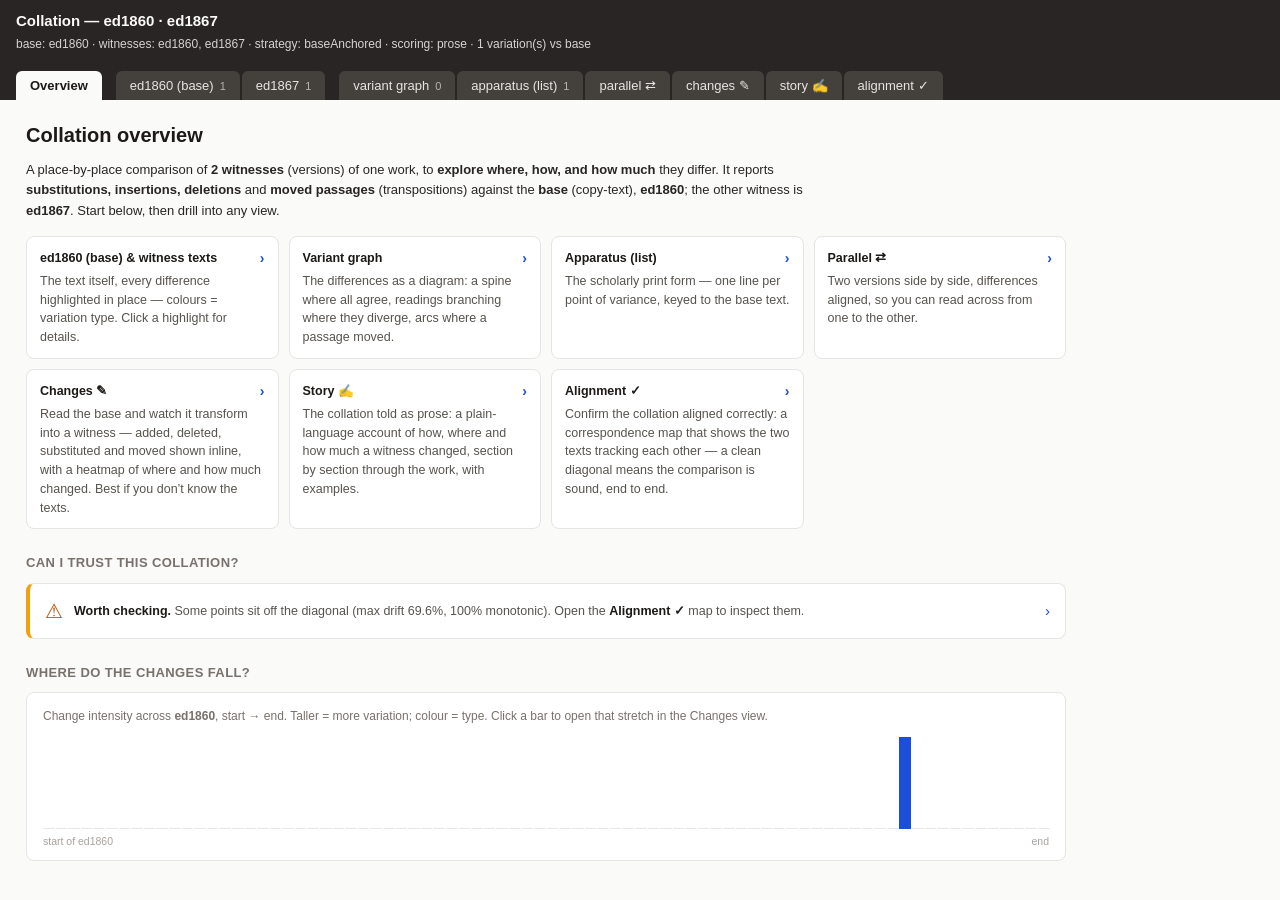
<file: site/demos/whitman-calamus.html>
<!DOCTYPE html>
<html lang="en">
<head>
<meta charset="utf-8">
<meta name="viewport" content="width=device-width, initial-scale=1">
<title>Collation — ed1860 · ed1867</title>
<style>
  :root { --sub:#b45309; --ins:#15803d; --del:#b91c1c; --mov:#1d4ed8; --spl:#7e22ce;
          --subbg:#fef3c7; --insbg:#dcfce7; --delbg:#fee2e2; --movbg:#dbeafe; --splbg:#f3e8ff; }
  * { box-sizing: border-box; }
  body { margin:0; font:14px/1.5 -apple-system, "Segoe UI", Roboto, sans-serif; color:#1c1917; background:#fafaf9; }
  header { padding:10px 16px; background:#292524; color:#fafaf9; }
  header h1 { margin:0; font-size:15px; font-weight:600; }
  header .meta { font-size:12px; color:#d6d3d1; margin-top:2px; }
  nav.tabs { display:flex; gap:2px; padding:8px 16px 0; background:#292524; flex-wrap:wrap; }
  nav.tabs button { border:0; padding:7px 14px; border-radius:6px 6px 0 0; background:#44403c; color:#e7e5e4;
                    cursor:pointer; font-size:13px; }
  nav.tabs button.active { background:#fafaf9; color:#1c1917; font-weight:600; }
  nav.tabs button .badge { opacity:.7; font-size:11px; margin-left:6px; }
  .legend { padding:6px 16px; font-size:12px; color:#57534e; border-bottom:1px solid #e7e5e4; background:#fff;
            display:flex; flex-wrap:wrap; align-items:center; gap:4px 2px; }
  .legend .k { padding:1px 6px; border-radius:3px; margin-right:8px; white-space:nowrap; }
  .legend label { margin-right:10px; cursor:pointer; white-space:nowrap; }
  /* #1 — the persistent COLOUR KEY: always shown on a text tab so a reader knows what each highlight colour
     means, independent of the (separate) type filters. One swatch per variation type, coloured as the spans. */
  .keybar { display:flex; flex-wrap:wrap; align-items:center; gap:10px; margin-right:14px; }
  .keybar .ky { display:inline-flex; align-items:center; gap:5px; white-space:nowrap; }
  .keybar .sw { width:13px; height:13px; border-radius:3px; display:inline-block; }
  .legend .filters { display:flex; flex-wrap:wrap; align-items:center; gap:4px 2px; }
  .legend .sep { color:#d6d3d1; margin:0 6px; }
  main { display:flex; height:calc(100vh - 118px); }
  #text { flex:1.7; overflow:auto; padding:18px 22px; white-space:pre-wrap; font:14px/1.75 Georgia, "Times New Roman", serif;
          background:#fff; }
  /* The side panel is a flex COLUMN: the detail card stays pinned at the top while only the variant list below
     it scrolls — so the metadata for a selected variation is always visible however far you've scrolled (#2). */
  #side { flex:1; min-width:320px; max-width:460px; display:flex; flex-direction:column; min-height:0;
          border-left:1px solid #e7e5e4; background:#fafaf9; }
  #detail { flex:0 0 auto; padding:10px 14px; border-bottom:2px solid #d6d3d1; background:#fff; min-height:74px;
            max-height:45%; overflow:auto; font-size:13px; }
  #detail .cite { color:#78716c; font-size:12px; }
  #detail .rdg { font:13px Georgia, serif; padding:2px 6px; border-radius:3px; }
  #list { flex:1 1 auto; overflow:auto; min-height:0; }
  #list div.row { padding:5px 14px; border-bottom:1px solid #eee; cursor:pointer; font-size:12.5px; }
  #list div.row:hover { background:#f5f5f4; }
  #list div.row.active { background:#e7e5e4; }
  #list .t { display:inline-block; width:86px; font-weight:600; font-size:11px; text-transform:uppercase; }
  #list .likely { opacity:.65; }
  #list .hop { float:right; font-size:11px; color:#1d4ed8; }
  span.v { border-radius:3px; cursor:pointer; }
  span.v.active { outline:2px solid #1c1917; }
  /* a brief pulse on a span we JUMPED to from the graph/apparatus, so the exact variant is obvious (#1) */
  .flash { animation:flashpulse 1.4s ease-out; }
  @keyframes flashpulse { 0% { box-shadow:0 0 0 3px #fde68a, 0 0 0 6px #f59e0b; }
                          100% { box-shadow:0 0 0 3px transparent, 0 0 0 6px transparent; } }
  .substitution { background:var(--subbg); box-shadow:inset 0 -2px 0 var(--sub); }
  .insertion { background:var(--insbg); box-shadow:inset 0 -2px 0 var(--ins); }
  .deletion { background:var(--delbg); box-shadow:inset 0 -2px 0 var(--del); }
  .transposition { background:var(--movbg); box-shadow:inset 0 -2px 0 var(--mov); }
  .variantSpelling { background:var(--splbg); box-shadow:inset 0 -2px 0 var(--spl); }
  .withinMove { text-decoration: underline dotted; }
  .likelySpan { opacity:.75; }
  /* apparatus tab: a help header, a SCROLLABLE clickable list, and its OWN detail panel — self-contained (#4) */
  #apparatus { padding:0; background:#fff; overflow:hidden; flex:1.7; display:none; flex-direction:column; }
  #apparatus .aphelp { flex:0 0 auto; padding:10px 20px; font:12.5px/1.55 -apple-system, sans-serif; color:#57534e;
                       background:#fbfbfa; border-bottom:1px solid #e7e5e4; }
  #apparatus .aphelp b { color:#1c1917; }
  #apparatus .aphelp .ex { display:inline-block; background:#fff; border:1px solid #e7e5e4; border-radius:4px;
                           padding:1px 6px; font:12px Georgia, serif; }
  #apparatus .aphelp .ex .p { color:#a8a29e; } #apparatus .aphelp .ex .lm { font-weight:700; }
  #apparatus .aphelp .ex .sg { font:10px -apple-system, sans-serif; color:#78716c; text-transform:uppercase; }
  #apparatus .aplist { flex:1 1 auto; overflow:auto; min-height:0; padding:8px 0 14px; font:13px/1.7 Georgia, serif; }
  #apparatus .apline { padding:2px 20px; cursor:pointer; border-left:3px solid transparent; }
  #apparatus .apline:hover { background:#f5f5f4; }
  #apparatus .apline.active { background:#eef2ff; border-left-color:#1d4ed8; }
  #apparatus .pos { color:#a8a29e; margin-right:8px; font:11px -apple-system, sans-serif; }
  #apparatus .lemma { font-weight:700; }
  #apparatus .apsig { font:10px -apple-system, sans-serif; color:#78716c; text-transform:uppercase; letter-spacing:.3px; }
  #apparatus .semi { color:#c4c0bb; }
  /* the apparatus detail panel (its own, not the text-tab sidebar) */
  #apparatus .apdetail { flex:0 0 auto; max-height:40%; overflow:auto; border-top:2px solid #d6d3d1; background:#fff;
                         padding:12px 20px; font:13px -apple-system, sans-serif; display:none; }
  #apparatus .apdetail.on { display:block; }
  #apparatus .apdetail h4 { margin:0 0 8px; font-size:13px; }
  #apparatus .apdetail .rd { margin:5px 0; font:14px Georgia, serif; }
  #apparatus .apdetail .rd .sig { font:10px -apple-system, sans-serif; color:#78716c; text-transform:uppercase;
                                  letter-spacing:.4px; margin-right:8px; display:inline-block; min-width:70px; }
  #apparatus .apdetail .rd .rw { padding:1px 6px; border-radius:3px; }
  #apparatus .apdetail .apcite { margin-top:8px; font:12px -apple-system, sans-serif; color:#78716c; }
  #apparatus .apdetail .apcite b { color:#1c1917; }
  #apparatus .apdetail .links { margin-top:10px; display:flex; gap:8px; flex-wrap:wrap; }
  #apparatus .apdetail .links button { border:1px solid #d6d3d1; background:#fff; color:#1d4ed8; border-radius:5px;
                                       padding:5px 11px; font-size:12px; cursor:pointer; }
  #apparatus .apdetail .links button:hover { background:#f5f5f4; }
  .notice { padding:14px 20px; color:#78716c; font-size:13px; }

  /* #2 — visual variant-graph (columnar "score" layout). Each spine position is a column; agreement columns
     render compact/greyed, variant columns stack one row per reading (sigla-labelled, type-coloured). Windowed:
     only the columns near the viewport are built. Move edges are an inline-SVG overlay of arcs above the row. */
  #graph { flex:1.7; background:#fff; display:none; flex-direction:column; overflow:hidden; }
  #graph .ghelp { flex:0 0 auto; padding:7px 16px; font-size:12px; color:#57534e; background:#fbfbfa;
                  border-bottom:1px solid #e7e5e4; }
  #graph .ghelp b { color:#1c1917; }
  #graph .hscroll { flex:1 1 auto; overflow:auto; position:relative; min-height:0; }
  #graph .scroller { position:relative; min-height:100%; }
  /* The columns are laid out on a horizontal SPINE (the agreement backbone). A baseline rule runs through the
     agreement row; each column is a node ON that spine, and a variant column's stacked readings hang BELOW the
     spine as branches (a connector drops from the spine to each reading). This is what makes it read as a
     variant GRAPH — spine + branch nodes + move arcs — rather than a flat list of boxes (#3).
     The spine sits well down the viewport (SPINE_TOP) so move arcs have room to bow up ABOVE it and variant
     readings have room to hang BELOW it — using the vertical space like a real graph (#3). */
  #graph .cols { display:flex; align-items:flex-start; padding:150px 14px 40px; gap:0; min-height:100%;
                 position:relative; }
  #graph .spineline { position:absolute; left:0; height:2px; background:#d6d3d1; top:168px; z-index:0; }
  /* Every column is exactly COL_W wide (JS positions the spine + arcs on that stride), so the dots stay evenly
     spaced. Variant readings hang below on a connector; a hovered/active node lifts above the rest. Nodes are
     kept clear + readable (#2): a legible reading, each reading tagged with a witness chip, colour-coded. */
  .gcol { position:relative; z-index:1; flex:0 0 auto; width:76px; display:flex; flex-direction:column;
          align-items:center; cursor:pointer; border-radius:6px; transition:background .1s; }
  .gcol:hover { z-index:6; }
  .gcol.variant:hover, .gcol.inserted:hover, .gcol.active { z-index:5; }
  /* #1 — edge columns anchor their hover-expanded card inward so it never spills off the (non-left-scrollable)
     start of the graph. The dot/label stay centred on the spine; only the widening branch card (and the greyed
     agreement label) is re-anchored — left-edge cards grow rightward, right-edge cards grow leftward. */
  .gcol.edgeL .branches, .gcol.edgeL .agreelbl { align-self:flex-start; text-align:left; }
  .gcol.edgeR .branches, .gcol.edgeR .agreelbl { align-self:flex-end; text-align:right; }
  /* #2 — clear HOVER FEEDBACK that a node is clickable: a soft highlight column behind it (reaching up to the
     spine) and a ring on the dot. Makes even an agreement node read as interactive. */
  .gcol::before { content:''; position:absolute; top:-6px; left:2px; right:2px; bottom:0; border-radius:6px;
                  background:transparent; z-index:-1; pointer-events:none; transition:background .1s; }
  .gcol:hover::before { background:rgba(29,78,216,.07); box-shadow:0 0 0 1px rgba(29,78,216,.18); }
  .gcol.active::before { background:rgba(245,158,11,.10); box-shadow:0 0 0 1px rgba(245,158,11,.35); }
  .gcol .gpos { font:10px -apple-system, sans-serif; color:#c4c0bb; margin-bottom:3px; }
  .gcol:hover .gpos { color:#1d4ed8; }
  /* the node dot sitting ON the spine */
  .gcol .dot { width:10px; height:10px; border-radius:50%; background:#a8a29e; border:2px solid #fff;
               box-shadow:0 0 0 1px #d6d3d1; margin-bottom:3px; transition:box-shadow .1s, transform .1s; }
  .gcol.variant .dot { background:#57534e; box-shadow:0 0 0 1px #57534e; }
  .gcol.inserted .dot { background:var(--ins); box-shadow:0 0 0 1px var(--ins); }
  .gcol:hover .dot { transform:scale(1.25); box-shadow:0 0 0 2px #1d4ed8; }
  .gcol.active .dot { width:13px; height:13px; background:#1c1917; box-shadow:0 0 0 3px #fde68a, 0 0 0 4px #1c1917; }
  /* agreement label sits just under its dot, compact + greyed */
  .gcol .agreelbl { font:12px/1.35 Georgia, serif; color:#57534e; max-width:74px; text-align:center;
                    white-space:nowrap; overflow:hidden; text-overflow:ellipsis; }
  .gcol:hover .agreelbl { max-width:220px; overflow:visible; color:#1c1917; }
  /* a short connector line dropping from the spine dot to the branch box, so branches read as hanging off it */
  .gcol .stem { width:2px; height:14px; background:#a8a29e; }
  .gcol.inserted .stem { background:var(--ins); }
  /* variant branches drop below the spine — a card with one clear ROW per witness reading. Each row STACKS a
     small witness chip above its reading, so both stay legible in a narrow column (#2). A type-coloured left
     stripe reinforces what kind of variant it is. On hover/active the card widens to show full readings. */
  .gcol .branches { display:flex; flex-direction:column; gap:0; width:74px;
                    border-radius:6px; background:#fff; border:1px solid #d6d3d1; overflow:hidden;
                    box-shadow:0 1px 3px rgba(0,0,0,.07); }
  .gcol.active .branches, .gcol:hover .branches { width:230px; border-color:#78716c; }
  .gcol .grow { display:flex; flex-direction:column; gap:1px; padding:4px 7px; border-top:1px solid #f0efed;
                border-left:3px solid transparent; }
  .gcol .grow:first-child { border-top:0; }
  /* the witness chip (sigla) — a small tag naming which witness(es) read this */
  .gcol .grow .sig { align-self:flex-start; font:9px/1.5 -apple-system, sans-serif; font-weight:700; color:#57534e;
                     background:#f0efed; border-radius:3px; padding:0 5px; text-transform:uppercase; letter-spacing:.4px;
                     white-space:nowrap; }
  /* the reading text — coloured by variation type, ellipsised until the node is focused */
  .gcol .grow .rdt { font:13px/1.3 Georgia, serif; color:#1c1917; overflow:hidden; text-overflow:ellipsis;
                     white-space:nowrap; }
  .gcol .grow.rsub { border-left-color:var(--sub); } .gcol .grow.rins { border-left-color:var(--ins); }
  .gcol .grow.rdel { border-left-color:var(--del); } .gcol .grow.rmov { border-left-color:var(--mov); }
  .gcol .grow.rsub .rdt { color:var(--sub); } .gcol .grow.rins .rdt { color:var(--ins); }
  .gcol .grow.rdel .rdt { color:var(--del); } .gcol .grow.rmov .rdt { color:var(--mov); }
  /* the node-detail panel below the graph (#2): shows the clicked node's reading(s) + snippet(s) + links */
  #graph .gdetail { flex:0 0 auto; max-height:38%; overflow:auto; border-top:2px solid #d6d3d1; background:#fff;
                    padding:12px 18px; font-size:13px; display:none; }
  #graph .gdetail.on { display:block; }
  #graph .gdetail h4 { margin:0 0 8px; font-size:13px; }
  #graph .gdetail .rd { margin:5px 0; }
  #graph .gdetail .rd .sig { font:10px -apple-system, sans-serif; color:#78716c; text-transform:uppercase;
                             letter-spacing:.4px; margin-right:8px; display:inline-block; min-width:64px; }
  #graph .gdetail .rd .rw { font:14px Georgia, serif; padding:1px 6px; border-radius:3px; }
  #graph .gdetail .snip { margin:8px 0 4px; padding:8px 10px; background:#fafaf9; border:1px solid #eee;
                          border-radius:5px; font:13px/1.6 Georgia, serif; }
  #graph .gdetail .snip .lbl { font:10px -apple-system, sans-serif; text-transform:uppercase; letter-spacing:.4px;
                              color:#78716c; display:block; margin-bottom:2px; }
  #graph .gdetail .snip mark { background:var(--subbg); box-shadow:inset 0 -2px 0 var(--sub); border-radius:2px; }
  #graph .gdetail .links { margin-top:10px; display:flex; gap:8px; flex-wrap:wrap; }
  #graph .gdetail .links button { border:1px solid #d6d3d1; background:#fff; color:#1d4ed8; border-radius:5px;
                                  padding:5px 11px; font-size:12px; cursor:pointer; }
  #graph .gdetail .links button:hover { background:#f5f5f4; }
  #graph .gdetail .hint { color:#a8a29e; }
  .gcol.active .branches { outline:2px solid #1c1917; }
  .gcol .grow { font:12px/1.35 Georgia, serif; white-space:nowrap; overflow:hidden; text-overflow:ellipsis;
                max-width:88px; }
  .gcol.active .grow, .gcol:hover .grow { max-width:220px; }   /* the focused node shows full readings */
  .gcol .grow .sig { font:9px -apple-system, sans-serif; color:#78716c; margin-right:4px;
                     text-transform:uppercase; letter-spacing:.3px; }
  .gcol .grow.rsub { color:var(--sub); } .gcol .grow.rins { color:var(--ins); }
  .gcol .grow.rdel { color:var(--del); } .gcol .grow.rmov { color:var(--mov); }
  #graph svg.moves { position:absolute; top:0; left:0; pointer-events:none; overflow:visible; z-index:2; }
  #graph .overview { flex:0 0 26px; background:#fff; border-bottom:1px solid #e7e5e4;
                     display:flex; align-items:stretch; }
  #graph .overview .ov { flex:1 1 0; cursor:pointer; }   /* colour set inline per bucket (#4) */
  /* #3 — the overall-variant summary bar at the top of the graph: the run-wide shape of the difference. */
  #graph .gsum { flex:0 0 auto; padding:9px 16px; background:#fff; border-bottom:1px solid #e7e5e4; }
  #graph .gsum .gsline { font-size:13px; color:#292524; } #graph .gsum .gsline b { color:#1c1917; }
  #graph .gsum .gschips { display:flex; flex-wrap:wrap; gap:6px 14px; margin-top:7px; }
  #graph .gsum .gschip { display:inline-flex; align-items:center; gap:5px; font-size:12px; color:#57534e; white-space:nowrap; }
  #graph .gsum .gschip b { color:#1c1917; } #graph .gsum .gschip.zero { opacity:.5; }
  #graph .gsum .gsw { width:12px; height:12px; border-radius:3px; display:inline-block; }

  /* #3 — parallel side-by-side (base ⇄ one witness). Two scrolled columns; variation highlighted on BOTH
     sides in matching colours; a ∅ gap marker where one side omits. Linked hover flags the counterpart. */
  #parallel { flex:2.7; display:none; overflow:hidden; flex-direction:column; }
  #parallel .pbar { display:flex; align-items:center; gap:8px; padding:6px 14px; border-bottom:1px solid #e7e5e4;
                    background:#fff; font-size:12px; }
  #parallel .cols2 { display:flex; flex:1; min-height:0; }
  #parallel .pcol { flex:1; overflow:auto; padding:16px 20px 16px 8px;
                    font:14px/1.8 Georgia, "Times New Roman", serif; }
  #parallel .pcol.base { border-right:1px solid #e7e5e4; background:#fff; }
  #parallel .pcol.comp { background:#fcfcfb; }
  #parallel .pcol h4 { position:sticky; top:-16px; margin:-16px 0 10px -8px; padding:6px 20px; background:#f5f5f4;
                       font:600 12px -apple-system, sans-serif; color:#57534e; border-bottom:1px solid #e7e5e4; }
  /* each physical line is a row: an (optional) line-number gutter + the line body */
  #parallel .pline { display:flex; align-items:flex-start; }
  #parallel .plnum { display:none; flex:0 0 auto; width:0; margin-right:0; text-align:right; user-select:none;
                     font:11px/1.8 -apple-system, sans-serif; color:#c4c0bb; }
  #parallel .plbody { flex:1; white-space:pre-wrap; min-width:0; }
  /* #4 — line numbers on: reveal the gutter */
  #parallel.lines .plnum { display:block; width:42px; margin-right:12px; border-right:1px solid #eee; padding-right:8px; }
  #parallel.lines .pline:hover .plnum { color:#78716c; }
  #parallel span.pv { border-radius:3px; cursor:pointer; }
  #parallel span.pv.mate { outline:2px solid #1c1917; }
  #parallel .gap { color:var(--del); font-weight:700; background:var(--delbg); border-radius:3px; padding:0 3px; }
  #parallel .pbar label { display:inline-flex; align-items:center; gap:5px; cursor:pointer; }
  /* #3 — the parallel highlight colour key (types present in this pair) */
  #parallel .pbar .pkey { margin-left:auto; display:inline-flex; flex-wrap:wrap; align-items:center; gap:10px; color:#57534e; }
  #parallel .pbar .pkey b { font-weight:600; color:#1c1917; }
  #parallel .pbar .pkey .kk { display:inline-flex; align-items:center; gap:4px; white-space:nowrap; }
  #parallel .pbar .pkey .sw { width:13px; height:13px; border-radius:3px; display:inline-block; }

  /* #5 — CHANGES view: read the BASE and watch it transform into the witness (track-changes / redline), with a
     change-intensity heatmap for the where/how-much at a glance. Designed for a reader unfamiliar with the texts. */
  #changes { flex:2.7; display:none; overflow:hidden; flex-direction:column; background:#fff; }
  #changes .cbar { flex:0 0 auto; display:flex; align-items:center; gap:10px; flex-wrap:wrap; padding:7px 16px;
                   border-bottom:1px solid #e7e5e4; background:#fff; font-size:12px; }
  #changes .cbar b { color:#1c1917; }
  #changes .cbar select { font-size:12px; }
  #changes .cbar .clegend { display:flex; gap:12px; flex-wrap:wrap; margin-left:auto; color:#57534e; }
  #changes .cbar .clegend .k { display:inline-flex; align-items:center; gap:4px; }
  #changes .cbar .clegend .sw { width:22px; height:12px; border-radius:2px; display:inline-block; }
  /* the summary banner */
  #changes .csum { flex:0 0 auto; padding:9px 16px; background:#fbfbfa; border-bottom:1px solid #e7e5e4; font-size:13px; color:#292524; }
  #changes .csum b { font-size:15px; }
  #changes .csum .pct { display:inline-block; min-width:120px; }
  /* the heatmap strip — one cell per bucket of the base, coloured by change density; click to jump */
  #changes .heat { flex:0 0 auto; display:flex; height:30px; border-bottom:1px solid #e7e5e4; background:#fafaf9; cursor:pointer; }
  #changes .heat .hc { flex:1 1 0; }
  /* the transformation reading — `pre-wrap` PRESERVES the base text's own line/paragraph breaks (otherwise every
     newline collapses to a space and the reading is one wall of text). Long lines still wrap. */
  #changes .cbody { flex:1 1 auto; overflow:auto; min-height:0; padding:18px 32px 40px; white-space:pre-wrap;
                    font:15px/1.9 Georgia, "Times New Roman", serif; color:#1c1917; }
  #changes .cbody .kept { color:#1c1917; }
  /* substitution: struck base → new witness reading */
  /* a solid colour, not `opacity`: opacity on ~26k spans made WebKit take a minute to lay out a full novel (B15) */
  #changes .sub-old { color:#cb5555; text-decoration:line-through; text-decoration-color:#f0a0a0; }
  #changes .sub-new { color:var(--ins); background:var(--insbg); border-radius:3px; padding:0 3px; }
  #changes .sub-arrow { color:#a8a29e; margin:0 2px; }
  /* deletion: struck base (witness omits it) */
  #changes .del { color:var(--del); text-decoration:line-through; text-decoration-color:#f0a0a0;
                  background:var(--delbg); border-radius:3px; padding:0 2px; }
  /* insertion: a caret + the witness-added text */
  #changes .ins { color:var(--ins); background:var(--insbg); border-radius:3px; padding:0 3px; }
  #changes .ins::before { content:'‸'; color:var(--ins); font-weight:700; margin-right:1px; }
  /* moved: the base text stays, marked with a move badge */
  #changes .mov { background:var(--movbg); border-radius:3px; padding:0 2px; box-shadow:inset 0 -2px 0 var(--mov); }
  #changes .mov::after { content:'⇄'; color:var(--mov); font-size:11px; vertical-align:super; margin-left:1px; }
  #changes .chunk { cursor:pointer; }
  #changes .chunk.on { outline:2px solid #f59e0b; border-radius:3px; }
  #changes .cnote { color:#a8a29e; font-size:12px; padding:10px 26px; }

  /* ALIGNMENT MAP — a correspondence dot-plot (base position × comparison position) so a reviewer can CONFIRM
     the collation aligned correctly at a glance: a clean monotonic near-diagonal = the texts track each other;
     points flying off it = a mis-alignment. Answers "did the collation actually work?". */
  #alignmap { flex:2.7; display:none; overflow:hidden; flex-direction:column; background:#fff; }
  #alignmap .abar { flex:0 0 auto; display:flex; align-items:center; gap:10px; flex-wrap:wrap; padding:7px 16px;
                    border-bottom:1px solid #e7e5e4; font-size:12px; }
  #alignmap .abar b { color:#1c1917; }
  /* the verdict banner — plain-language confidence statement */
  #alignmap .verdict { flex:0 0 auto; padding:10px 16px; font-size:13px; border-bottom:1px solid #e7e5e4;
                       display:flex; align-items:center; gap:9px; }
  #alignmap .verdict.ok { background:#f0fdf4; color:#166534; } #alignmap .verdict.warn { background:#fffbeb; color:#92400e; }
  #alignmap .verdict .icon { font-size:17px; } #alignmap .verdict b { color:inherit; }
  #alignmap .help { flex:0 0 auto; padding:8px 16px; font-size:12px; color:#57534e; background:#fbfbfa;
                    border-bottom:1px solid #e7e5e4; }
  #alignmap .help b { color:#1c1917; }
  #alignmap .plotwrap { flex:1 1 auto; overflow:auto; min-height:0; padding:16px; display:flex; justify-content:center; }
  #alignmap svg { background:#fff; }
  #alignmap svg .diag { stroke:#d6d3d1; stroke-width:1; stroke-dasharray:5 4; }
  #alignmap svg .axis { stroke:#e7e5e4; stroke-width:1; }
  #alignmap svg .axlbl { font:11px -apple-system, sans-serif; fill:#78716c; }
  #alignmap svg .band { fill:rgba(22,101,52,.05); }
  #alignmap svg .pt { cursor:pointer; }
  #alignmap svg .pt:hover { stroke:#1c1917; stroke-width:1.5; }
  #alignmap .tip { position:fixed; z-index:60; background:#1c1917; color:#fff; font:11px -apple-system, sans-serif;
                   padding:5px 8px; border-radius:5px; pointer-events:none; display:none; max-width:280px; }

  /* STORY view — the collation as prose: the high-level narrative, then a readable, section-by-section account of
     the recorded changes so a reader gets the *full story* of how the witness changed from the base. */
  #story { flex:2.7; display:none; overflow:hidden; flex-direction:column; background:#fff; }
  #story .sbar { flex:0 0 auto; display:flex; align-items:center; gap:10px; flex-wrap:wrap; padding:7px 16px;
                 border-bottom:1px solid #e7e5e4; font-size:12px; }
  #story .sbody { flex:1 1 auto; overflow:auto; min-height:0; padding:22px 30px 50px; }
  #story .swrap { max-width:820px; }
  #story h2 { margin:0 0 6px; font-size:21px; font-weight:600; }
  #story .lede { font:16px/1.65 Georgia, serif; color:#292524; margin:0 0 22px; }
  #story h3 { margin:26px 0 8px; font-size:13px; font-weight:600; text-transform:uppercase; letter-spacing:.4px;
              color:#78716c; border-top:1px solid #f0efed; padding-top:16px; }
  #story .seg { margin:0 0 14px; }
  #story .seg .sh { font:600 13px -apple-system, sans-serif; color:#1c1917; margin-bottom:4px; }
  #story .seg .sh .loc { color:#a8a29e; font-weight:400; margin-left:6px; }
  #story .seg p { margin:0 0 6px; font:14px/1.7 Georgia, serif; color:#292524; }
  /* an inline change rendered in the prose: struck old → new, etc. — reuse the redline vocabulary */
  #story .c-sub .o { color:#c74949; text-decoration:line-through; text-decoration-color:#f0a0a0; }
  #story .c-sub .n { color:var(--ins); }
  #story .c-del { color:var(--del); text-decoration:line-through; text-decoration-color:#f0a0a0; }
  #story .c-ins { color:var(--ins); }
  #story .c-mov { color:var(--mov); }
  #story .ex { cursor:pointer; border-radius:3px; padding:0 2px; }
  #story .ex:hover { background:#f5f5f4; }
  #story .more { color:#a8a29e; font:12.5px -apple-system, sans-serif; }

  /* the Overview / dashboard home panel (#1, #5) */
  #info { flex:2.7; overflow:auto; background:#fafaf9; display:none; padding:20px 26px 40px; font-size:13px; }
  #info .wrap { max-width:1040px; }
  #info h2 { margin:0 0 10px; font-size:20px; font-weight:600; }
  #info h3 { margin:0 0 10px; font-size:13px; font-weight:600; text-transform:uppercase; letter-spacing:.4px; color:#78716c; }
  #info section { margin-bottom:24px; }
  #info .intro p { margin:0 0 10px; max-width:820px; line-height:1.6; color:#292524; }
  /* clickable navigation cards → jump to the matching tab (#1) */
  #info .nav { display:grid; grid-template-columns:repeat(auto-fit,minmax(210px,1fr)); gap:10px; margin-top:14px; }
  #info .navc { background:#fff; border:1px solid #e7e5e4; border-radius:8px; padding:11px 13px;
                font-size:12.5px; line-height:1.5; color:#57534e; cursor:pointer; transition:border-color .12s, box-shadow .12s;
                display:flex; flex-direction:column; }
  #info .navc:hover { border-color:#a8a29e; box-shadow:0 1px 5px rgba(0,0,0,.06); }
  #info .navc .navt { color:#1c1917; font-weight:600; display:flex; align-items:center; justify-content:space-between; }
  #info .navc .navt .go { color:#1d4ed8; font-size:14px; }
  #info .navc .navd { margin-top:3px; }
  /* stat tiles row */
  #info .tiles { display:grid; grid-template-columns:repeat(auto-fit,minmax(120px,1fr)); gap:10px; }
  #info .tile { background:#fff; border:1px solid #e7e5e4; border-radius:8px; padding:12px 14px; }
  #info .tile .big { font-size:24px; font-weight:600; color:#1c1917; line-height:1.1; }
  #info .tile .lbl { font-size:11.5px; color:#78716c; margin-top:3px; }
  /* variation-type breakdown as a horizontal bar chart */
  #info .bars { background:#fff; border:1px solid #e7e5e4; border-radius:8px; padding:14px 16px; max-width:640px; }
  #info .bar { display:flex; align-items:center; gap:10px; margin:5px 0; }
  #info .bar .bl { width:96px; font-size:12px; text-align:right; color:#57534e; flex:0 0 auto; }
  #info .bar .bt { flex:1; height:16px; background:#f5f5f4; border-radius:4px; overflow:hidden; }
  #info .bar .bf { height:100%; border-radius:4px; }
  #info .bar .bn { width:64px; font-size:12px; color:#292524; flex:0 0 auto; }
  #info .bar.zero .bl, #info .bar.zero .bn { color:#a8a29e; }
  #info .bar.zero .bn i { font-style:normal; font-size:11px; }
  /* witness cards */
  #info .wits { display:grid; grid-template-columns:repeat(auto-fit,minmax(200px,1fr)); gap:10px; }
  #info .wit { background:#fff; border:1px solid #e7e5e4; border-radius:8px; padding:11px 13px; }
  #info .wit .wid { font-weight:600; color:#1c1917; }
  #info .wit .wbase { font-size:10px; text-transform:uppercase; letter-spacing:.5px; color:#1d4ed8; margin-left:6px; }
  #info .wit .wmeta { font-size:12px; color:#78716c; margin-top:4px; }
  #info .wit .wbar { height:6px; background:#f5f5f4; border-radius:3px; margin-top:8px; overflow:hidden; }
  #info .wit .wbar div { height:100%; background:#a8a29e; border-radius:3px; }
  #info .k { padding:1px 6px; border-radius:3px; }
  #info .settings { color:#57534e; font-size:12.5px; }
  #info .settings b { color:#1c1917; }
  /* ANALYTICAL dashboard additions */
  /* confidence strip — the alignment verdict, up front, with a drill-down to the Alignment map */
  #info .confidence { display:flex; align-items:center; gap:11px; background:#fff; border:1px solid #e7e5e4;
                      border-left-width:4px; border-radius:8px; padding:12px 15px; cursor:pointer; }
  #info .confidence.ok { border-left-color:#16a34a; } #info .confidence.warn { border-left-color:#f59e0b; }
  #info .confidence .cf-ic { font-size:20px; } #info .confidence.ok .cf-ic { color:#16a34a; } #info .confidence.warn .cf-ic { color:#b45309; }
  #info .confidence .cf-txt { flex:1; font-size:12.5px; color:#57534e; line-height:1.5; }
  #info .confidence .cf-txt b { color:#1c1917; }
  #info .confidence .go { color:#1d4ed8; font-size:15px; }
  #info .confidence:hover { border-color:#a8a29e; }
  /* where changes cluster — a clickable positional histogram across the base text */
  #info .distrib { background:#fff; border:1px solid #e7e5e4; border-radius:8px; padding:14px 16px 10px; }
  #info .distrib .dhead { font-size:12px; color:#78716c; margin-bottom:8px; }
  #info .distrib .hist { display:flex; align-items:flex-end; gap:1px; height:96px; }
  #info .distrib .hb { flex:1 1 0; background:#e7e5e4; border-radius:2px 2px 0 0; min-height:1px; cursor:pointer;
                       transition:background .1s; position:relative; }
  #info .distrib .hb:hover { background:#1d4ed8; }
  #info .distrib .hb .seg { position:absolute; left:0; right:0; }
  #info .distrib .daxis { display:flex; justify-content:space-between; font-size:10.5px; color:#a8a29e; margin-top:5px; }
  #info .distrib .dnote { font-size:11.5px; color:#a8a29e; margin-top:6px; }
  /* proportion / interpretation callout */
  #info .insight { background:#fbfbfa; border:1px solid #e7e5e4; border-radius:8px; padding:12px 15px; font-size:13px;
                   color:#292524; line-height:1.55; }
  #info .insight b { color:#1c1917; }
  /* Loading overlay — shown while a heavy re-render (re-slicing a full-novel text) runs, so a click that
     takes a beat reads as "working", not frozen. */
  #busy { position:fixed; inset:0; display:none; align-items:center; justify-content:center;
          background:rgba(250,250,249,.55); z-index:50; }
  #busy.on { display:flex; }
  #busy .spin { width:34px; height:34px; border:3px solid #d6d3d1; border-top-color:#1d4ed8;
                border-radius:50%; animation:spin .7s linear infinite; }
  @keyframes spin { to { transform:rotate(360deg); } }
</style>
</head>
<body>
<header><h1>Collation — ed1860 · ed1867</h1><div class="meta" id="meta"></div></header>
<nav class="tabs" id="tabs"></nav>
<div class="legend" id="legend"></div>
<main>
  <div id="text"></div>
  <div id="apparatus"></div>
  <div id="graph"></div>
  <div id="parallel"></div>
  <div id="changes"></div>
  <div id="story"></div>
  <div id="alignmap"></div>
  <div id="info"></div>
  <div id="side"><div id="detail">Select a highlighted span, or a row below.</div><div id="list"></div></div>
</main>
<div id="busy"><div class="spin"></div></div>
<script type="application/json" id="data">{"annotations":[{"base":{"cite":"p.1 · lines 13–15 · words 1…10","from":570,"reading":"States ! Were you looking to be held together by lawyers ? By an agreement on a paper ? Or by arms","to":665},"comp":{"cite":"p.1 · lines 4–6 · words 1…10","from":106,"reading":"States ! Were you looking to be held together by lawyers ? By an agreement on a paper ? Or by arms","to":201},"confidence":"certain","type":"transposition","withinMove":false,"witness":"ed1867"}],"apparatus":[{"from":570,"lemma":"States Were you looking to be held together by lawyers By an agreement on a paper Or by arms","position":119,"to":576,"type":"transposition","variants":[{"reading":"(moved)","sigla":["ed1867"]}]}],"base":"ed1860","graph":{"edges":[{"confidence":"certain","from":0,"isMove":false,"to":1,"witnesses":["ed1860","ed1867"]},{"confidence":"certain","from":1,"isMove":false,"to":2,"witnesses":["ed1860","ed1867"]},{"confidence":"certain","from":2,"isMove":false,"to":3,"witnesses":["ed1860","ed1867"]},{"confidence":"certain","from":3,"isMove":false,"to":4,"witnesses":["ed1860","ed1867"]},{"confidence":"certain","from":4,"isMove":false,"to":5,"witnesses":["ed1860","ed1867"]},{"confidence":"certain","from":5,"isMove":false,"to":6,"witnesses":["ed1860","ed1867"]},{"confidence":"certain","from":6,"isMove":false,"to":7,"witnesses":["ed1860","ed1867"]},{"confidence":"certain","from":7,"isMove":false,"to":8,"witnesses":["ed1860","ed1867"]},{"confidence":"certain","from":8,"isMove":false,"to":9,"witnesses":["ed1860","ed1867"]},{"confidence":"certain","from":9,"isMove":false,"to":10,"witnesses":["ed1860","ed1867"]},{"confidence":"certain","from":10,"isMove":false,"to":11,"witnesses":["ed1860","ed1867"]},{"confidence":"certain","from":11,"isMove":false,"to":12,"witnesses":["ed1860","ed1867"]},{"confidence":"certain","from":12,"isMove":false,"to":13,"witnesses":["ed1860","ed1867"]},{"confidence":"certain","from":13,"isMove":false,"to":14,"witnesses":["ed1860","ed1867"]},{"confidence":"certain","from":14,"isMove":false,"to":15,"witnesses":["ed1860","ed1867"]},{"confidence":"certain","from":15,"isMove":false,"to":16,"witnesses":["ed1860","ed1867"]},{"confidence":"certain","from":16,"isMove":false,"to":17,"witnesses":["ed1860","ed1867"]},{"confidence":"certain","from":17,"isMove":false,"to":18,"witnesses":["ed1860","ed1867"]},{"confidence":"certain","from":18,"isMove":false,"to":19,"witnesses":["ed1860","ed1867"]},{"confidence":"certain","from":19,"isMove":false,"to":20,"witnesses":["ed1860","ed1867"]},{"confidence":"certain","from":20,"isMove":false,"to":21,"witnesses":["ed1860","ed1867"]},{"confidence":"certain","from":21,"isMove":false,"to":22,"witnesses":["ed1860","ed1867"]},{"confidence":"certain","from":22,"isMove":false,"to":23,"witnesses":["ed1860","ed1867"]},{"confidence":"certain","from":23,"isMove":false,"to":24,"witnesses":["ed1860","ed1867"]},{"confidence":"certain","from":24,"isMove":false,"to":25,"witnesses":["ed1860","ed1867"]},{"confidence":"certain","from":25,"isMove":false,"to":26,"witnesses":["ed1860","ed1867"]},{"confidence":"certain","from":26,"isMove":false,"to":27,"witnesses":["ed1860","ed1867"]},{"confidence":"certain","from":27,"isMove":false,"to":28,"witnesses":["ed1860","ed1867"]},{"confidence":"certain","from":28,"isMove":false,"to":29,"witnesses":["ed1860","ed1867"]},{"confidence":"certain","from":29,"isMove":false,"to":30,"witnesses":["ed1860","ed1867"]},{"confidence":"certain","from":30,"isMove":false,"to":31,"witnesses":["ed1860","ed1867"]},{"confidence":"certain","from":31,"isMove":false,"to":32,"witnesses":["ed1860","ed1867"]},{"confidence":"certain","from":32,"isMove":false,"to":33,"witnesses":["ed1860","ed1867"]},{"confidence":"certain","from":33,"isMove":false,"to":34,"witnesses":["ed1860","ed1867"]},{"confidence":"certain","from":34,"isMove":false,"to":35,"witnesses":["ed1860","ed1867"]},{"confidence":"certain","from":35,"isMove":false,"to":36,"witnesses":["ed1860","ed1867"]},{"confidence":"certain","from":36,"isMove":false,"to":37,"witnesses":["ed1860","ed1867"]},{"confidence":"certain","from":37,"isMove":false,"to":38,"witnesses":["ed1860","ed1867"]},{"confidence":"certain","from":38,"isMove":false,"to":39,"witnesses":["ed1860","ed1867"]},{"confidence":"certain","from":39,"isMove":false,"to":40,"witnesses":["ed1860","ed1867"]},{"confidence":"certain","from":40,"isMove":false,"to":41,"witnesses":["ed1860","ed1867"]},{"confidence":"certain","from":41,"isMove":false,"to":42,"witnesses":["ed1860","ed1867"]},{"confidence":"certain","from":42,"isMove":false,"to":43,"witnesses":["ed1860","ed1867"]},{"confidence":"certain","from":43,"isMove":false,"to":44,"witnesses":["ed1860","ed1867"]},{"confidence":"certain","from":44,"isMove":false,"to":45,"witnesses":["ed1860","ed1867"]},{"confidence":"certain","from":45,"isMove":false,"to":46,"witnesses":["ed1860","ed1867"]},{"confidence":"certain","from":46,"isMove":false,"to":47,"witnesses":["ed1860","ed1867"]},{"confidence":"certain","from":47,"isMove":false,"to":48,"witnesses":["ed1860","ed1867"]},{"confidence":"certain","from":48,"isMove":false,"to":49,"witnesses":["ed1860","ed1867"]},{"confidence":"certain","from":49,"isMove":false,"to":50,"witnesses":["ed1860","ed1867"]},{"confidence":"certain","from":50,"isMove":false,"to":51,"witnesses":["ed1860","ed1867"]},{"confidence":"certain","from":51,"isMove":false,"to":52,"witnesses":["ed1860","ed1867"]},{"confidence":"certain","from":52,"isMove":false,"to":53,"witnesses":["ed1860","ed1867"]},{"confidence":"certain","from":53,"isMove":false,"to":54,"witnesses":["ed1860","ed1867"]},{"confidence":"certain","from":54,"isMove":false,"to":55,"witnesses":["ed1860","ed1867"]},{"confidence":"certain","from":55,"isMove":false,"to":56,"witnesses":["ed1860","ed1867"]},{"confidence":"certain","from":56,"isMove":false,"to":57,"witnesses":["ed1860","ed1867"]},{"confidence":"certain","from":57,"isMove":false,"to":58,"witnesses":["ed1860","ed1867"]},{"confidence":"certain","from":58,"isMove":false,"to":59,"witnesses":["ed1860","ed1867"]},{"confidence":"certain","from":59,"isMove":false,"to":60,"witnesses":["ed1860","ed1867"]},{"confidence":"certain","from":60,"isMove":false,"to":61,"witnesses":["ed1860","ed1867"]},{"confidence":"certain","from":61,"isMove":false,"to":62,"witnesses":["ed1860","ed1867"]},{"confidence":"certain","from":62,"isMove":false,"to":63,"witnesses":["ed1860","ed1867"]},{"confidence":"certain","from":63,"isMove":false,"to":64,"witnesses":["ed1860","ed1867"]},{"confidence":"certain","from":64,"isMove":false,"to":65,"witnesses":["ed1860","ed1867"]},{"confidence":"certain","from":65,"isMove":false,"to":66,"witnesses":["ed1860","ed1867"]},{"confidence":"certain","from":66,"isMove":false,"to":67,"witnesses":["ed1860","ed1867"]},{"confidence":"certain","from":67,"isMove":false,"to":68,"witnesses":["ed1860","ed1867"]},{"confidence":"certain","from":68,"isMove":false,"to":69,"witnesses":["ed1860","ed1867"]},{"confidence":"certain","from":69,"isMove":false,"to":70,"witnesses":["ed1860","ed1867"]},{"confidence":"certain","from":70,"isMove":false,"to":71,"witnesses":["ed1860","ed1867"]},{"confidence":"certain","from":71,"isMove":false,"to":72,"witnesses":["ed1860","ed1867"]},{"confidence":"certain","from":72,"isMove":false,"to":73,"witnesses":["ed1860","ed1867"]},{"confidence":"certain","from":73,"isMove":false,"to":74,"witnesses":["ed1860","ed1867"]},{"confidence":"certain","from":74,"isMove":false,"to":75,"witnesses":["ed1860","ed1867"]},{"confidence":"certain","from":75,"isMove":false,"to":76,"witnesses":["ed1860","ed1867"]},{"confidence":"certain","from":76,"isMove":false,"to":77,"witnesses":["ed1860","ed1867"]},{"confidence":"certain","from":77,"isMove":false,"to":78,"witnesses":["ed1860","ed1867"]},{"confidence":"certain","from":78,"isMove":false,"to":79,"witnesses":["ed1860","ed1867"]},{"confidence":"certain","from":79,"isMove":false,"to":80,"witnesses":["ed1860","ed1867"]},{"confidence":"certain","from":80,"isMove":false,"to":81,"witnesses":["ed1860","ed1867"]},{"confidence":"certain","from":81,"isMove":false,"to":82,"witnesses":["ed1860","ed1867"]},{"confidence":"certain","from":82,"isMove":false,"to":83,"witnesses":["ed1860","ed1867"]},{"confidence":"certain","from":83,"isMove":false,"to":84,"witnesses":["ed1860","ed1867"]},{"confidence":"certain","from":84,"isMove":false,"to":85,"witnesses":["ed1860","ed1867"]},{"confidence":"certain","from":85,"isMove":false,"to":86,"witnesses":["ed1860","ed1867"]},{"confidence":"certain","from":86,"isMove":false,"to":87,"witnesses":["ed1860","ed1867"]},{"confidence":"certain","from":87,"isMove":false,"to":88,"witnesses":["ed1860","ed1867"]},{"confidence":"certain","from":88,"isMove":false,"to":89,"witnesses":["ed1860","ed1867"]},{"confidence":"certain","from":89,"isMove":false,"to":90,"witnesses":["ed1860","ed1867"]},{"confidence":"certain","from":90,"isMove":false,"to":91,"witnesses":["ed1860","ed1867"]},{"confidence":"certain","from":91,"isMove":false,"to":92,"witnesses":["ed1860","ed1867"]},{"confidence":"certain","from":92,"isMove":false,"to":93,"witnesses":["ed1860","ed1867"]},{"confidence":"certain","from":93,"isMove":false,"to":94,"witnesses":["ed1860","ed1867"]},{"confidence":"certain","from":94,"isMove":false,"to":95,"witnesses":["ed1860","ed1867"]},{"confidence":"certain","from":95,"isMove":false,"to":96,"witnesses":["ed1860","ed1867"]},{"confidence":"certain","from":96,"isMove":false,"to":97,"witnesses":["ed1860","ed1867"]},{"confidence":"certain","from":97,"isMove":false,"to":98,"witnesses":["ed1860","ed1867"]},{"confidence":"certain","from":98,"isMove":false,"to":99,"witnesses":["ed1860","ed1867"]},{"confidence":"certain","from":99,"isMove":false,"to":100,"witnesses":["ed1860","ed1867"]},{"confidence":"certain","from":100,"isMove":false,"to":101,"witnesses":["ed1860","ed1867"]},{"confidence":"certain","from":101,"isMove":false,"to":102,"witnesses":["ed1860","ed1867"]},{"confidence":"certain","from":101,"isMove":true,"to":121,"witnesses":["ed1867"]},{"confidence":"certain","from":102,"isMove":false,"to":103,"witnesses":["ed1860","ed1867"]},{"confidence":"certain","from":103,"isMove":false,"to":104,"witnesses":["ed1860","ed1867"]},{"confidence":"certain","from":104,"isMove":false,"to":105,"witnesses":["ed1860","ed1867"]},{"confidence":"certain","from":105,"isMove":false,"to":106,"witnesses":["ed1860","ed1867"]},{"confidence":"certain","from":106,"isMove":false,"to":107,"witnesses":["ed1860","ed1867"]},{"confidence":"certain","from":107,"isMove":false,"to":108,"witnesses":["ed1860","ed1867"]},{"confidence":"certain","from":108,"isMove":false,"to":109,"witnesses":["ed1860","ed1867"]},{"confidence":"certain","from":109,"isMove":false,"to":110,"witnesses":["ed1860","ed1867"]},{"confidence":"certain","from":110,"isMove":false,"to":111,"witnesses":["ed1860","ed1867"]},{"confidence":"certain","from":111,"isMove":false,"to":112,"witnesses":["ed1860","ed1867"]},{"confidence":"certain","from":112,"isMove":false,"to":113,"witnesses":["ed1860","ed1867"]},{"confidence":"certain","from":113,"isMove":false,"to":114,"witnesses":["ed1860","ed1867"]},{"confidence":"certain","from":114,"isMove":false,"to":115,"witnesses":["ed1860","ed1867"]},{"confidence":"certain","from":115,"isMove":false,"to":116,"witnesses":["ed1860","ed1867"]},{"confidence":"certain","from":116,"isMove":false,"to":117,"witnesses":["ed1860","ed1867"]},{"confidence":"certain","from":117,"isMove":false,"to":118,"witnesses":["ed1860","ed1867"]},{"confidence":"certain","from":118,"isMove":false,"to":119,"witnesses":["ed1860","ed1867"]},{"confidence":"certain","from":119,"isMove":false,"to":120,"witnesses":["ed1860","ed1867"]}],"nodes":[{"agree":"In","from":0,"id":0,"isInserted":false,"to":2},{"agree":"paths","from":3,"id":1,"isInserted":false,"to":8},{"agree":"untrodden","from":9,"id":2,"isInserted":false,"to":18},{"agree":"In","from":20,"id":3,"isInserted":false,"to":22},{"agree":"the","from":23,"id":4,"isInserted":false,"to":26},{"agree":"growth","from":27,"id":5,"isInserted":false,"to":33},{"agree":"by","from":34,"id":6,"isInserted":false,"to":36},{"agree":"margins","from":37,"id":7,"isInserted":false,"to":44},{"agree":"of","from":45,"id":8,"isInserted":false,"to":47},{"agree":"pond","from":48,"id":9,"isInserted":false,"to":52},{"agree":"waters","from":53,"id":10,"isInserted":false,"to":59},{"agree":"Escaped","from":61,"id":11,"isInserted":false,"to":68},{"agree":"from","from":69,"id":12,"isInserted":false,"to":73},{"agree":"the","from":74,"id":13,"isInserted":false,"to":77},{"agree":"life","from":78,"id":14,"isInserted":false,"to":82},{"agree":"that","from":83,"id":15,"isInserted":false,"to":87},{"agree":"exhibits","from":88,"id":16,"isInserted":false,"to":96},{"agree":"itself","from":97,"id":17,"isInserted":false,"to":103},{"agree":"Scented","from":106,"id":18,"isInserted":false,"to":113},{"agree":"herbage","from":114,"id":19,"isInserted":false,"to":121},{"agree":"of","from":122,"id":20,"isInserted":false,"to":124},{"agree":"my","from":125,"id":21,"isInserted":false,"to":127},{"agree":"breast","from":128,"id":22,"isInserted":false,"to":134},{"agree":"Leaves","from":136,"id":23,"isInserted":false,"to":142},{"agree":"from","from":143,"id":24,"isInserted":false,"to":147},{"agree":"you","from":148,"id":25,"isInserted":false,"to":151},{"agree":"I","from":152,"id":26,"isInserted":false,"to":153},{"agree":"glean","from":154,"id":27,"isInserted":false,"to":159},{"agree":"I","from":161,"id":28,"isInserted":false,"to":162},{"agree":"write","from":163,"id":29,"isInserted":false,"to":168},{"agree":"to","from":170,"id":30,"isInserted":false,"to":172},{"agree":"be","from":173,"id":31,"isInserted":false,"to":175},{"agree":"perused","from":176,"id":32,"isInserted":false,"to":183},{"agree":"best","from":184,"id":33,"isInserted":false,"to":188},{"agree":"afterwards","from":189,"id":34,"isInserted":false,"to":199},{"agree":"Tomb","from":201,"id":35,"isInserted":false,"to":205},{"agree":"leaves","from":206,"id":36,"isInserted":false,"to":212},{"agree":"body","from":214,"id":37,"isInserted":false,"to":218},{"agree":"leaves","from":219,"id":38,"isInserted":false,"to":225},{"agree":"growing","from":226,"id":39,"isInserted":false,"to":233},{"agree":"up","from":234,"id":40,"isInserted":false,"to":236},{"agree":"above","from":237,"id":41,"isInserted":false,"to":242},{"agree":"me","from":243,"id":42,"isInserted":false,"to":245},{"agree":"above","from":246,"id":43,"isInserted":false,"to":251},{"agree":"death","from":252,"id":44,"isInserted":false,"to":257},{"agree":"Whoever","from":260,"id":45,"isInserted":false,"to":267},{"agree":"you","from":268,"id":46,"isInserted":false,"to":271},{"agree":"are","from":272,"id":47,"isInserted":false,"to":275},{"agree":"holding","from":276,"id":48,"isInserted":false,"to":283},{"agree":"me","from":284,"id":49,"isInserted":false,"to":286},{"agree":"now","from":287,"id":50,"isInserted":false,"to":290},{"agree":"in","from":291,"id":51,"isInserted":false,"to":293},{"agree":"hand","from":294,"id":52,"isInserted":false,"to":298},{"agree":"Without","from":300,"id":53,"isInserted":false,"to":307},{"agree":"one","from":308,"id":54,"isInserted":false,"to":311},{"agree":"thing","from":312,"id":55,"isInserted":false,"to":317},{"agree":"all","from":318,"id":56,"isInserted":false,"to":321},{"agree":"will","from":322,"id":57,"isInserted":false,"to":326},{"agree":"be","from":327,"id":58,"isInserted":false,"to":329},{"agree":"useless","from":330,"id":59,"isInserted":false,"to":337},{"agree":"I","from":339,"id":60,"isInserted":false,"to":340},{"agree":"give","from":341,"id":61,"isInserted":false,"to":345},{"agree":"you","from":346,"id":62,"isInserted":false,"to":349},{"agree":"fair","from":350,"id":63,"isInserted":false,"to":354},{"agree":"warning","from":355,"id":64,"isInserted":false,"to":362},{"agree":"before","from":363,"id":65,"isInserted":false,"to":369},{"agree":"you","from":370,"id":66,"isInserted":false,"to":373},{"agree":"attempt","from":374,"id":67,"isInserted":false,"to":381},{"agree":"me","from":382,"id":68,"isInserted":false,"to":384},{"agree":"further","from":385,"id":69,"isInserted":false,"to":392},{"agree":"These","from":395,"id":70,"isInserted":false,"to":400},{"agree":"I","from":401,"id":71,"isInserted":false,"to":402},{"agree":"singing","from":403,"id":72,"isInserted":false,"to":410},{"agree":"in","from":411,"id":73,"isInserted":false,"to":413},{"agree":"spring","from":414,"id":74,"isInserted":false,"to":420},{"agree":"collect","from":421,"id":75,"isInserted":false,"to":428},{"agree":"for","from":429,"id":76,"isInserted":false,"to":432},{"agree":"lovers","from":433,"id":77,"isInserted":false,"to":439},{"agree":"Collecting","from":441,"id":78,"isInserted":false,"to":451},{"agree":"I","from":452,"id":79,"isInserted":false,"to":453},{"agree":"traverse","from":454,"id":80,"isInserted":false,"to":462},{"agree":"the","from":463,"id":81,"isInserted":false,"to":466},{"agree":"garden","from":467,"id":82,"isInserted":false,"to":473},{"agree":"the","from":474,"id":83,"isInserted":false,"to":477},{"agree":"world","from":478,"id":84,"isInserted":false,"to":483},{"agree":"but","from":485,"id":85,"isInserted":false,"to":488},{"agree":"soon","from":489,"id":86,"isInserted":false,"to":493},{"agree":"I","from":494,"id":87,"isInserted":false,"to":495},{"agree":"pass","from":496,"id":88,"isInserted":false,"to":500},{"agree":"the","from":501,"id":89,"isInserted":false,"to":504},{"agree":"gates","from":505,"id":90,"isInserted":false,"to":510},{"agree":"Alone","from":512,"id":91,"isInserted":false,"to":517},{"agree":"I","from":518,"id":92,"isInserted":false,"to":519},{"agree":"had","from":520,"id":93,"isInserted":false,"to":523},{"agree":"thought","from":524,"id":94,"isInserted":false,"to":531},{"agree":"yet","from":533,"id":95,"isInserted":false,"to":536},{"agree":"soon","from":537,"id":96,"isInserted":false,"to":541},{"agree":"a","from":542,"id":97,"isInserted":false,"to":543},{"agree":"troop","from":544,"id":98,"isInserted":false,"to":549},{"agree":"gathers","from":550,"id":99,"isInserted":false,"to":557},{"agree":"around","from":558,"id":100,"isInserted":false,"to":564},{"agree":"me","from":565,"id":101,"isInserted":false,"to":567},{"agree":"States","from":570,"id":102,"isInserted":false,"to":576},{"agree":"Were","from":578,"id":103,"isInserted":false,"to":582},{"agree":"you","from":583,"id":104,"isInserted":false,"to":586},{"agree":"looking","from":587,"id":105,"isInserted":false,"to":594},{"agree":"to","from":595,"id":106,"isInserted":false,"to":597},{"agree":"be","from":598,"id":107,"isInserted":false,"to":600},{"agree":"held","from":601,"id":108,"isInserted":false,"to":605},{"agree":"together","from":606,"id":109,"isInserted":false,"to":614},{"agree":"by","from":615,"id":110,"isInserted":false,"to":617},{"agree":"lawyers","from":618,"id":111,"isInserted":false,"to":625},{"agree":"By","from":627,"id":112,"isInserted":false,"to":629},{"agree":"an","from":630,"id":113,"isInserted":false,"to":632},{"agree":"agreement","from":633,"id":114,"isInserted":false,"to":642},{"agree":"on","from":643,"id":115,"isInserted":false,"to":645},{"agree":"a","from":646,"id":116,"isInserted":false,"to":647},{"agree":"paper","from":648,"id":117,"isInserted":false,"to":653},{"agree":"Or","from":655,"id":118,"isInserted":false,"to":657},{"agree":"by","from":658,"id":119,"isInserted":false,"to":660},{"agree":"arms","from":661,"id":120,"isInserted":false,"to":665}],"spine":[0,1,2,3,4,5,6,7,8,9,10,11,12,13,14,15,16,17,18,19,20,21,22,23,24,25,26,27,28,29,30,31,32,33,34,35,36,37,38,39,40,41,42,43,44,45,46,47,48,49,50,51,52,53,54,55,56,57,58,59,60,61,62,63,64,65,66,67,68,69,70,71,72,73,74,75,76,77,78,79,80,81,82,83,84,85,86,87,88,89,90,91,92,93,94,95,96,97,98,99,100,101,102,103,104,105,106,107,108,109,110,111,112,113,114,115,116,117,118,119,120]},"hasLexicon":false,"narratives":[{"text":"ed1867 differs from ed1860 at 1 point, touching about 14.2% of the base text. The dominant kind is transposition (a moved passage) (100%). In all: 1 moved passage. The changes concentrate in the final third of the work (100% of them). 1 passage was relocated. No spelling or other accidental differences are listed — this is a substantive collation, which treats them as agreement unless accidentals are recorded.","witness":"ed1867"}],"scoring":"prose","strategy":"baseAnchored","summary":{"insertedNodes":0,"moveEdges":1,"spineLength":121,"typeCounts":{"deletion":0,"insertion":0,"substitution":0,"transposition":1,"variantSpelling":0},"variantNodes":0,"witnessSizes":[{"chars":667,"id":"ed1860","tokens":121},{"chars":667,"id":"ed1867","tokens":121}]},"viewerPairsAvailable":true,"witnesses":[{"id":"ed1860","text":"In paths untrodden,\nIn the growth by margins of pond waters,\nEscaped from the life that exhibits itself,\n\nScented herbage of my breast,\nLeaves from you I glean, I write, to be perused best afterwards,\nTomb leaves, body leaves growing up above me above death,\n\nWhoever you are holding me now in hand,\nWithout one thing all will be useless,\nI give you fair warning before you attempt me further,\n\nThese I singing in spring collect for lovers,\nCollecting I traverse the garden the world, but soon I pass the gates,\nAlone I had thought, yet soon a troop gathers around me,\n\nStates!\nWere you looking to be held together by lawyers?\nBy an agreement on a paper? Or by arms?\n"},{"id":"ed1867","text":"In paths untrodden,\nIn the growth by margins of pond waters,\nEscaped from the life that exhibits itself,\n\nStates!\nWere you looking to be held together by lawyers?\nBy an agreement on a paper? Or by arms?\n\nScented herbage of my breast,\nLeaves from you I glean, I write, to be perused best afterwards,\nTomb leaves, body leaves growing up above me above death,\n\nWhoever you are holding me now in hand,\nWithout one thing all will be useless,\nI give you fair warning before you attempt me further,\n\nThese I singing in spring collect for lovers,\nCollecting I traverse the garden the world, but soon I pass the gates,\nAlone I had thought, yet soon a troop gathers around me,\n"}]}</script>
<script>
(function () {
  var D = JSON.parse(document.getElementById('data').textContent);
  // The SVG namespace (a well-known constant identifier, not a fetched resource). Assembled from parts so the
  // exporter's "no external http(s) URL" self-containment check isn't tripped by the literal.
  var SVGNS = ['http', '://www.w3.org/2000/svg'].join('');
  var TYPES = ['substitution','insertion','deletion','transposition','variantSpelling'];
  var LABEL = { substitution:'substitution', insertion:'insertion', deletion:'deletion',
                transposition:'moved', variantSpelling:'spelling' };
  // view mode: 'info' (the Overview/home) | 'text' (a perspective) | 'apparatus' | 'graph' | 'parallel'.
  // Opens on the Overview so a reader lands on an orientation page (#5), not straight into raw highlights.
  // `state.apparatus` is kept as a derived alias so the existing text/selection fast-path reads unchanged.
  var state = { perspective: D.base, filters: {}, mode: 'info', active: -1,
                mate: (D.witnesses.filter(function (w) { return w.id !== D.base; })[0] || {}).id || null };
  Object.defineProperty(state, 'apparatus', { get: function () { return this.mode === 'apparatus'; } });
  TYPES.forEach(function (t) { state.filters[t] = true; });

  // ---- caches (built once, reused) so a click doesn't recompute over the whole novel ----
  var textById = {};                                  // witness id → text
  D.witnesses.forEach(function (w) { textById[w.id] = w.text; });
  var annsCache = {};                                 // perspective → [{a, idx, from, to}] (memoised)
  var countsCache = {};                               // perspective → {type → n}
  var busyEl = document.getElementById('busy');

  function witnessText(id) { return textById[id] || ''; }

  // Annotations relevant to a perspective, each with the span range on THAT side (or null). Memoised: the
  // set never changes for a given perspective, so we compute it once instead of on every render.
  function annsFor(p) {
    if (annsCache[p]) return annsCache[p];
    var out = [];
    D.annotations.forEach(function (a, idx) {
      if (p === D.base) out.push({ a: a, idx: idx, from: a.base.from, to: a.base.to });
      else if (a.witness === p) out.push({ a: a, idx: idx, from: a.comp.from, to: a.comp.to });
    });
    annsCache[p] = out;
    return out;
  }
  function counts(p) {
    if (countsCache[p]) return countsCache[p];
    var c = {};
    annsFor(p).forEach(function (r) { c[r.a.type] = (c[r.a.type] || 0) + 1; });
    countsCache[p] = c;
    return c;
  }
  // Index: annotation idx → the text span element currently rendered for it (null if off-screen/filtered).
  // Lets selection toggle just the two affected spans instead of re-slicing the whole text.
  var spanByIdx = {};

  // Run a heavy re-render behind the spinner: show it, yield a frame so it paints, then do the work.
  function withSpinner(work) {
    busyEl.classList.add('on');
    requestAnimationFrame(function () { requestAnimationFrame(function () {
      try { work(); } finally { busyEl.classList.remove('on'); }
    }); });
  }

  function renderTabs() {
    var nav = document.getElementById('tabs'); nav.innerHTML = '';
    function modeTab(mode, label, badge) {
      var b = document.createElement('button'); b.textContent = label;
      if (badge != null) { var s = document.createElement('span'); s.className = 'badge'; s.textContent = badge; b.appendChild(s); }
      if (state.mode === mode) b.className = 'active';
      b.onclick = function () { if (state.mode === mode) return; withSpinner(function () { state.mode = mode; render(); }); };
      nav.appendChild(b);
    }
    // #5 — the Overview/home tab leads, so a reader gets oriented first.
    modeTab('info', 'Overview');
    // A small divider, then the per-witness text perspectives (base first).
    var div = document.createElement('span'); div.style.width = '10px'; nav.appendChild(div);
    D.witnesses.forEach(function (w) {
      var b = document.createElement('button');
      var n = annsFor(w.id).length;
      b.textContent = (w.id === D.base ? w.id + ' (base)' : w.id);
      var s = document.createElement('span'); s.className = 'badge'; s.textContent = n; b.appendChild(s);
      if (state.mode === 'text' && w.id === state.perspective) b.className = 'active';
      b.onclick = function () {
        if (state.mode === 'text' && w.id === state.perspective) return;   // no-op click, don't re-render
        withSpinner(function () {
          state.mode = 'text'; state.perspective = w.id; state.active = -1; render();
        });
      };
      nav.appendChild(b);
    });
    var div2 = document.createElement('span'); div2.style.width = '10px'; nav.appendChild(div2);
    if (D.graph) modeTab('graph', 'variant graph', D.summary.variantNodes);   // #2 visual graph
    modeTab('apparatus', 'apparatus (list)', D.apparatus.length);
    if (D.witnesses.length >= 2) modeTab('parallel', 'parallel ⇄');           // #3 side-by-side
    if (D.witnesses.length >= 2) modeTab('changes', 'changes ✎');             // #5 transformation view
    if (D.witnesses.length >= 2) modeTab('story', 'story ✍');                 // the prose account
    if (D.witnesses.length >= 2) modeTab('alignmap', 'alignment ✓');          // confidence/review dot-plot
  }

  // CSS custom-property name carrying each type's colour (matches `:root` in the stylesheet).
  var TYPE_VAR = { substitution:'sub', insertion:'ins', deletion:'del', transposition:'mov', variantSpelling:'spl' };

  function renderLegend() {
    var lg = document.getElementById('legend'); lg.innerHTML = '';
    // The legend applies to the annotated text view; the wide views carry their own affordances.
    if (state.mode !== 'text') { lg.style.display = 'none'; return; }
    lg.style.display = '';
    var c = counts(state.perspective);

    // #1 — the persistent COLOUR KEY: EVERY variation type, always shown, so the reader always knows what each
    // highlight colour means (independent of the filters below). A swatch coloured as the span + its label.
    var key = document.createElement('span'); key.className = 'keybar';
    var kh = document.createElement('b'); kh.textContent = 'Key: '; kh.style.fontWeight = '600'; key.appendChild(kh);
    TYPES.forEach(function (t) {
      var el = document.createElement('span'); el.className = 'ky';
      var sw = document.createElement('span'); sw.className = 'sw';
      sw.style.background = 'var(--' + TYPE_VAR[t] + 'bg)';
      sw.style.boxShadow = 'inset 0 -3px 0 var(--' + TYPE_VAR[t] + ')';
      el.appendChild(sw);
      el.appendChild(document.createTextNode(LABEL[t]));
      key.appendChild(el);
    });
    lg.appendChild(key);

    // The FILTERS: a checkbox per type that actually occurs in this perspective (a 0-count type is noise here;
    // the whole-run "what was/wasn't detected" summary lives on the Overview tab). Shown after the key so the
    // two roles read distinctly: the key TEACHES the colours, the filters TOGGLE them.
    var filters = document.createElement('span'); filters.className = 'filters';
    var shown = 0;
    TYPES.forEach(function (t) {
      if (!(c[t] > 0)) return;
      if (shown === 0) { var fl = document.createElement('b'); fl.textContent = 'Show: '; fl.style.fontWeight = '600'; filters.appendChild(fl); }
      shown++;
      var lab = document.createElement('label');
      var cb = document.createElement('input'); cb.type = 'checkbox'; cb.checked = state.filters[t];
      cb.onchange = function () {
        withSpinner(function () { state.filters[t] = cb.checked; renderView(); renderList(); });
      };
      var k = document.createElement('span'); k.className = 'k ' + t; k.textContent = LABEL[t] + ' ' + c[t];
      lab.appendChild(cb); lab.appendChild(k);
      filters.appendChild(lab);
    });
    if (shown) { var sep = document.createElement('span'); sep.className = 'sep'; sep.textContent = '·'; lg.appendChild(sep); }
    lg.appendChild(filters);

    var hint = document.createElement('span'); hint.className = 'sep';
    hint.style.color = '#78716c';
    hint.textContent = shown ? '  unmarked text = witnesses agree · click a span or row for detail'
                             : '  no variation of the filterable types in this perspective';
    lg.appendChild(hint);
  }

  // Slice the text at every annotation boundary; a segment carries every annotation covering it. Builds the
  // `spanByIdx` index so selection can later highlight the right span WITHOUT re-slicing the whole text.
  // Uses a DocumentFragment so the ~thousands of nodes attach to the DOM in one reflow, not N.
  function renderText() {
    var el = document.getElementById('text'); el.innerHTML = ''; spanByIdx = {};
    var text = witnessText(state.perspective);
    var rows = annsFor(state.perspective).filter(function (r) {
      return r.from !== null && r.from !== undefined && state.filters[r.a.type];
    });
    if (!D.viewerPairsAvailable) {
      var n = document.createElement('div'); n.className = 'notice';
      n.textContent = 'This export was generated without viewer annotations; texts are shown without highlights.';
      el.appendChild(n);
    }
    var frag = document.createDocumentFragment();
    var bounds = [0, text.length];
    rows.forEach(function (r) { bounds.push(r.from, r.to); });
    bounds = Array.from(new Set(bounds)).sort(function (x, y) { return x - y; });
    for (var i = 0; i + 1 < bounds.length; i++) {
      var lo = bounds[i], hi = bounds[i + 1];
      if (lo >= hi) continue;
      var covering = rows.filter(function (r) { return r.from <= lo && hi <= r.to; });
      var slice = text.substring(lo, hi);
      if (!covering.length) { frag.appendChild(document.createTextNode(slice)); continue; }
      var span = document.createElement('span');
      // The PRIMARY annotation drives the span's colour. When a segment is covered by several annotations (e.g.
      // an INSERTION that falls inside a MOVED passage), pick the most SPECIFIC/innermost — the shortest-range
      // one — so its own type colour shows, instead of letting whichever CSS class comes last win (#1: the
      // insertion's green was being overwritten by the surrounding move's blue). `withinMove` still marks it as
      // sitting inside a move. Every covering annotation still points at this span via `spanByIdx`.
      var primary = covering[0];
      covering.forEach(function (r) {
        spanByIdx[r.idx] = span;
        var span1 = (r.to - r.from), spanP = (primary.to - primary.from);
        if (span1 < spanP) primary = r;        // narrower coverage = more specific = the reading shown here
      });
      var classes = ['v', primary.a.type];
      if (covering.some(function (r) { return r.a.withinMove; })) classes.push('withinMove');
      if (primary.a.confidence === 'likely') classes.push('likelySpan');
      span.className = classes.join(' ');
      span.id = 'seg' + lo;
      span.dataset.idx = primary.idx;
      if (covering.some(function (r) { return r.idx === state.active; })) span.classList.add('active');
      span.onclick = function (ev) { select(parseInt(ev.currentTarget.dataset.idx, 10), false); };
      span.appendChild(document.createTextNode(slice));
      frag.appendChild(span);
    }
    el.appendChild(frag);
  }

  function renderList() {
    var list = document.getElementById('list'); list.innerHTML = '';
    annsFor(state.perspective).forEach(function (r) {
      if (!state.filters[r.a.type]) return;
      var row = document.createElement('div'); row.className = 'row' + (r.idx === state.active ? ' active' : '');
      row.setAttribute('data-row', r.idx);
      var t = document.createElement('span');
      t.className = 't ' + (r.a.confidence === 'likely' ? 'likely' : '');
      t.style.color = 'var(--' + { substitution:'sub', insertion:'ins', deletion:'del',
                                   transposition:'mov', variantSpelling:'spl' }[r.a.type] + ')';
      t.textContent = LABEL[r.a.type] + (r.a.confidence === 'likely' ? '?' : '');
      row.appendChild(t);
      var txt = r.a.type === 'deletion' ? r.a.base.reading
              : r.a.type === 'insertion' ? r.a.comp.reading
              : (r.a.base.reading + ' → ' + r.a.comp.reading);
      row.appendChild(document.createTextNode(' ' + (txt.length > 60 ? txt.slice(0, 57) + '…' : txt)));
      if ((r.from === null || r.from === undefined)) {
        var other = state.perspective === D.base ? r.a.witness : D.base;
        var hop = document.createElement('span'); hop.className = 'hop'; hop.textContent = 'view in ' + other + ' ›';
        row.appendChild(hop);
      }
      row.onclick = function () { select(r.idx, true); };
      list.appendChild(row);
    });
  }

  function select(idx, mayHop) {
    var a = D.annotations[idx];
    var prev = state.active;
    state.active = idx;

    // Decide whether this selection needs a heavy re-render of the text view, or just a span toggle.
    // A re-render is needed when: we're on the apparatus tab (#4 — jump must leave it), OR the entry has no
    // span in the current perspective and we may hop to the side that shows it (perspective change).
    var side = state.perspective === D.base ? a.base : a.comp;
    var needHop = (side.from === null || side.from === undefined) && mayHop;
    var wasApparatus = state.apparatus;

    if (wasApparatus || needHop) {
      // #4: leaving the apparatus tab; and/or hopping perspective. This re-slices, so run behind the spinner.
      withSpinner(function () {
        state.mode = 'text';
        if (needHop) state.perspective = state.perspective === D.base ? a.witness : D.base;
        renderChrome(); renderView(); renderList();
        showDetailAndScroll(idx);
      });
      return;
    }

    // Fast path: same perspective, text already rendered — just move the highlight (toggle two spans), update
    // the list's active row, and fill the detail panel. No re-slice of the novel.
    if (prev !== idx && spanByIdx[prev]) spanByIdx[prev].classList.remove('active');
    if (spanByIdx[idx]) spanByIdx[idx].classList.add('active');
    updateListActive(prev, idx);
    showDetailAndScroll(idx);
  }

  // Move the `.active` marker between two list rows without rebuilding the list.
  function updateListActive(prev, idx) {
    var list = document.getElementById('list');
    var p = list.querySelector('[data-row="' + prev + '"]'); if (p) p.classList.remove('active');
    var n = list.querySelector('[data-row="' + idx + '"]'); if (n) n.classList.add('active');
  }

  // Fill the detail panel for annotation `idx` and scroll its span into view (if present on this side).
  function showDetailAndScroll(idx) {
    var a = D.annotations[idx];
    var side = state.perspective === D.base ? a.base : a.comp;
    if (side.from !== null && side.from !== undefined) {
      var el = document.getElementById('seg' + side.from);
      if (el) el.scrollIntoView({ block: 'center' });
    }
    var d = document.getElementById('detail');
    d.innerHTML = '';
    function line(label, sideObj, cls) {
      var p = document.createElement('div');
      var b = document.createElement('b'); b.textContent = label + ': '; p.appendChild(b);
      var rd = document.createElement('span'); rd.className = 'rdg ' + cls;
      rd.textContent = sideObj.reading === '' ? '∅' : sideObj.reading; p.appendChild(rd);
      if (sideObj.cite) {
        var c = document.createElement('span'); c.className = 'cite'; c.textContent = '  @ ' + sideObj.cite;
        p.appendChild(c);
      }
      d.appendChild(p);
    }
    var head = document.createElement('div');
    head.innerHTML = '<b>' + LABEL[a.type].toUpperCase() + '</b>'
      + (a.confidence === 'likely' ? ' <i>(possible — heuristic pairing)</i>' : '')
      + (a.withinMove ? ' <i>(within a moved passage)</i>' : '');
    d.appendChild(head);
    line(D.base, a.base, a.type);
    line(a.witness, a.comp, a.type);
  }

  // The apparatus tab: a help header, a scrollable CLICKABLE list of variant entries, and its OWN detail panel
  // below (#4). Clicking a line selects it (highlighted in place) and shows its full detail — all readings +
  // sigla + a link to that spot in the base text — WITHOUT leaving the tab. Bounded/chunked for the novel.
  var APPARATUS_CAP = 4000;
  function renderApparatus() {
    var ap = document.getElementById('apparatus'); ap.innerHTML = '';
    var help = document.createElement('div'); help.className = 'aphelp';
    help.innerHTML = '<b>Apparatus of variants.</b> Every place the witnesses differ, in reading order — '
      + '<b>click a line</b> for its full detail below. Each line reads: '
      + '<span class="ex"><span class="p">№</span> <span class="lm">base reading ]</span> '
      + 'other reading <span class="sg">WITNESSES</span></span> — the <b>base/copy-text</b> reading before '
      + 'the <b>]</b> bracket, then each differing reading followed by the sigla (short IDs) of the witnesses '
      + 'that carry it; <b>∅</b> means a witness omits the text here. Witness IDs: '
      + D.witnesses.map(function (w) { return '<b>' + esc(w.id) + '</b>' + (w.id === D.base ? ' (base)' : ''); }).join(', ')
      + '. (The <b>Variant graph</b> tab shows the same data visually.)';
    ap.appendChild(help);

    var listEl = document.createElement('div'); listEl.className = 'aplist'; ap.appendChild(listEl);
    var detail = document.createElement('div'); detail.className = 'apdetail'; detail.id = 'apdetail';

    if (!D.apparatus.length) {
      var n = document.createElement('div'); n.className = 'notice'; n.textContent = '(no points of variance)';
      listEl.appendChild(n); ap.appendChild(detail); return;
    }
    var frag = document.createDocumentFragment();
    var shown = Math.min(D.apparatus.length, APPARATUS_CAP);
    for (var i = 0; i < shown; i++) {
      (function (e, idx) {
        var p = document.createElement('div'); p.className = 'apline'; p.setAttribute('data-ap', idx);
        var pos = document.createElement('span'); pos.className = 'pos'; pos.textContent = e.position; p.appendChild(pos);
        var lem = document.createElement('span'); lem.className = 'lemma'; lem.textContent = e.lemma + ' ]'; p.appendChild(lem);
        e.variants.forEach(function (v, vi) {
          if (vi > 0) { var semi = document.createElement('span'); semi.className = 'semi'; semi.textContent = ' ; '; p.appendChild(semi); }
          p.appendChild(document.createTextNode(' ' + (v.reading === '' ? '∅' : v.reading) + ' '));
          var sg = document.createElement('span'); sg.className = 'apsig'; sg.textContent = v.sigla.join(' '); p.appendChild(sg);
        });
        p.onclick = function () { selectApparatus(idx); };
        frag.appendChild(p);
      })(D.apparatus[i], i);
    }
    listEl.appendChild(frag);
    if (D.apparatus.length > shown) {
      var m = document.createElement('div'); m.className = 'notice';
      m.textContent = 'showing ' + shown + ' of ' + D.apparatus.length + ' entries (list view is capped; '
                    + 'the full apparatus is in apparatus.txt / collation.json).';
      listEl.appendChild(m);
    }
    ap.appendChild(detail);
  }
  // Select an apparatus entry: highlight its line and fill the apparatus's own detail panel (stays on the tab).
  function selectApparatus(idx) {
    var e = D.apparatus[idx];
    var listEl = document.querySelector('#apparatus .aplist');
    if (listEl) { var prev = listEl.querySelector('.apline.active'); if (prev) prev.classList.remove('active');
      var row = listEl.querySelector('[data-ap="' + idx + '"]'); if (row) row.classList.add('active'); }
    var d = document.getElementById('apdetail'); if (!d) return;
    d.className = 'apdetail on'; d.innerHTML = '';
    var h = document.createElement('h4');
    h.textContent = 'Entry ' + e.position + ' — ' + (LABEL[e.type] || e.type);
    d.appendChild(h);
    // lemma (base reading) first, then each variant reading with its sigla.
    var lem = document.createElement('div'); lem.className = 'rd';
    lem.innerHTML = '<span class="sig">' + esc(D.base) + ' (base)</span><span class="rw">'
      + (e.lemma === '∅' ? '∅ (omits)' : esc(e.lemma)) + '</span>'; d.appendChild(lem);
    e.variants.forEach(function (v) {
      var row = document.createElement('div'); row.className = 'rd';
      row.innerHTML = '<span class="sig">' + esc(v.sigla.join(', ')) + '</span><span class="rw '
        + (e.type === 'insertion' ? 'insertion' : e.type === 'deletion' ? 'deletion' : 'substitution') + '">'
        + (v.reading === '' ? '∅ (omits)' : esc(v.reading)) + '</span>'; d.appendChild(row);
    });
    // #3 — the same entry seen from the WITNESS side: find the covering annotation, show its citation, and offer
    // the full set of "open in …" links (base text, witness text, parallel) — not just the base.
    var mate = mateForBaseRange(e.from, e.to);
    if (mate && mate.ann.comp.cite) {
      var cite = document.createElement('div'); cite.className = 'apcite';
      cite.innerHTML = '<b>' + esc(D.base) + '</b>: ' + (mate.ann.base.cite ? esc(mate.ann.base.cite) : '—')
        + ' &nbsp;·&nbsp; <b>' + esc(mate.ann.witness) + '</b>: ' + esc(mate.ann.comp.cite);
      d.appendChild(cite);
    }
    if ((e.from !== null && e.from !== undefined) || mate) {
      d.appendChild(variantLinks(e.from, mate));
    }
    d.scrollIntoView({ block: 'nearest' });
  }

  // Jump to another view (used by the Overview's nav cards and the graph's "view in …" links).
  function goTo(mode, perspective) {
    withSpinner(function () {
      state.mode = mode;
      if (mode === 'text' && perspective) state.perspective = perspective;
      render();
    });
  }

  // ---- the Overview DASHBOARD (#1, #5) -----------------------------------------------------------------
  // A data-visualisation home: the orientation intro + clickable navigation cards, then the collation's
  // metadata as stat tiles, a variation-type bar chart, witness cards, and the graph shape / run settings.
  function fmt(n) { return (n || 0).toLocaleString(); }
  // Alignment quality for a witness (shared by the Overview confidence strip and the Alignment map). Returns the
  // correspondence points + the verdict metrics (max off-diagonal drift %, monotonicity %, whether it's sound).
  function alignMetrics(mate) {
    var wlen = witnessText(D.base).length || 1, mlen = witnessText(mate).length || 1;
    var pts = [];
    D.annotations.forEach(function (a, idx) {
      if (a.witness !== mate || a.base.from == null || a.comp.from == null) return;
      pts.push({ b: a.base.from, c: a.comp.from, type: a.type, idx: idx, bcite: a.base.cite, ccite: a.comp.cite });
    });
    pts.sort(function (x, y) { return x.b - y.b; });
    var maxDev = 0, mono = 0;
    for (var i = 0; i < pts.length; i++) {
      var dev = Math.abs(pts[i].c - pts[i].b / wlen * mlen) / mlen; if (dev > maxDev) maxDev = dev;
      if (i > 0 && pts[i].c >= pts[i - 1].c) mono++;
    }
    var monoPct = pts.length > 1 ? Math.round(1000 * mono / (pts.length - 1)) / 10 : 100;
    var devPct = Math.round(maxDev * 1000) / 10;
    return { pts: pts, wlen: wlen, mlen: mlen, devPct: devPct, monoPct: monoPct,
             good: devPct <= 8 && monoPct >= 98 };
  }

  function renderInfo() {
    var el = document.getElementById('info'); el.innerHTML = '';
    var S = D.summary;
    var wrap = document.createElement('div'); wrap.className = 'wrap'; el.appendChild(wrap);
    function sec(title) { var s = document.createElement('section');
      if (title) { var h = document.createElement('h3'); h.textContent = title; s.appendChild(h); }
      wrap.appendChild(s); return s; }

    // Orientation intro (kept from #5).
    var intro = sec(''); intro.className = 'intro section';
    var others = D.witnesses.filter(function (w) { return w.id !== D.base; }).map(function (w) { return w.id; });
    intro.innerHTML =
      '<h2>Collation overview</h2>'
      + '<p>A place-by-place comparison of <b>' + D.witnesses.length + ' witnesses</b> (versions) of one work, to '
      + '<b>explore where, how, and how much</b> they differ. It reports <b>substitutions, insertions, deletions</b> '
      + 'and <b>moved passages</b> (transpositions) against the <b>base</b> (copy-text), <b>' + esc(D.base) + '</b>'
      + (others.length ? '; the other witness' + (others.length === 1 ? ' is ' : 'es are ') + '<b>'
          + others.map(esc).join('</b>, <b>') + '</b>' : '')
      + '. Start below, then drill into any view.</p>';

    // Clickable navigation cards → each jumps to its tab (#1).
    var nav = document.createElement('div'); nav.className = 'nav'; intro.appendChild(nav);
    function navCard(title, desc, onclick) {
      var c = document.createElement('div'); c.className = 'navc';
      c.innerHTML = '<div class="navt">' + title + ' <span class="go">›</span></div><div class="navd">' + desc + '</div>';
      c.onclick = onclick; nav.appendChild(c);
    }
    navCard(esc(D.base) + ' (base) &amp; witness texts',
      'The text itself, every difference highlighted in place — colours = variation type. Click a highlight for details.',
      function () { goTo('text', D.base); });
    if (D.graph) navCard('Variant graph',
      'The differences as a diagram: a spine where all agree, readings branching where they diverge, arcs where a passage moved.',
      function () { goTo('graph'); });
    navCard('Apparatus (list)',
      'The scholarly print form — one line per point of variance, keyed to the base text.',
      function () { goTo('apparatus'); });
    if (D.witnesses.length >= 2) navCard('Parallel ⇄',
      'Two versions side by side, differences aligned, so you can read across from one to the other.',
      function () { goTo('parallel'); });
    if (D.witnesses.length >= 2) navCard('Changes ✎',
      'Read the base and watch it transform into a witness — added, deleted, substituted and moved shown inline, '
      + 'with a heatmap of where and how much changed. Best if you don’t know the texts.',
      function () { goTo('changes'); });
    if (D.witnesses.length >= 2) navCard('Story ✍',
      'The collation told as prose: a plain-language account of how, where and how much a witness changed, '
      + 'section by section through the work, with examples.',
      function () { goTo('story'); });
    if (D.witnesses.length >= 2) navCard('Alignment ✓',
      'Confirm the collation aligned correctly: a correspondence map that shows the two texts tracking each other '
      + '— a clean diagonal means the comparison is sound, end to end.',
      function () { goTo('alignmap'); });

    var totalVar = TYPES.reduce(function (s, t) { return s + (S.typeCounts[t] || 0); }, 0);
    var primaryMate = (D.witnesses.filter(function (w) { return w.id !== D.base; })[0] || {}).id;

    // ANALYTICAL dashboard — this is an investigation surface, so lead with the reviewer's two first questions:
    // "can I trust this?" (alignment confidence) and "what & where changed?" (distribution + breakdown), each a
    // drill-down into the detail views. (Executive-style static tiles come after, as reference.)

    // 1) CONFIDENCE — did the collation align correctly? (drills into the Alignment map.)
    if (D.witnesses.length >= 2 && primaryMate && D.viewerPairsAvailable) {
      var M = alignMetrics(primaryMate);
      var csec = sec('Can I trust this collation?');
      var conf = document.createElement('div'); conf.className = 'confidence ' + (M.good ? 'ok' : 'warn');
      conf.innerHTML = '<span class="cf-ic">' + (M.good ? '✓' : '⚠') + '</span><span class="cf-txt">'
        + (M.good
          ? '<b>Yes — the texts align cleanly.</b> ' + M.pts.length.toLocaleString() + ' shared points track a '
            + 'monotonic diagonal (max drift ' + M.devPct + '%, ' + M.monoPct + '% in step). Open the '
            + '<b>Alignment ✓</b> map to see it and inspect any outlier.'
          : '<b>Worth checking.</b> Some points sit off the diagonal (max drift ' + M.devPct + '%, ' + M.monoPct
            + '% monotonic). Open the <b>Alignment ✓</b> map to inspect them.')
        + '</span><span class="go">›</span>';
      conf.onclick = function () { state.mate = primaryMate; goTo('alignmap'); };
      csec.appendChild(conf);
    }

    // 2) WHERE do changes cluster? — a clickable positional histogram of change intensity across the base text.
    if (D.witnesses.length >= 2 && primaryMate && D.viewerPairsAvailable) {
      var baseLen = witnessText(D.base).length || 1;
      var NB = 80, hb = []; for (var q = 0; q < NB; q++) hb.push({});
      D.annotations.forEach(function (a) {
        if (a.witness !== primaryMate || a.base.from == null) return;
        var bi = Math.min(NB - 1, Math.floor(a.base.from / baseLen * NB));
        hb[bi][a.type] = (hb[bi][a.type] || 0) + 1;
      });
      var maxBucket = Math.max(1, hb.reduce(function (m, b) {
        return Math.max(m, TYPES.reduce(function (s, t) { return s + (b[t] || 0); }, 0)); }, 0));
      var dsec = sec('Where do the changes fall?');
      var box = document.createElement('div'); box.className = 'distrib'; dsec.appendChild(box);
      var dh = document.createElement('div'); dh.className = 'dhead';
      dh.innerHTML = 'Change intensity across <b>' + esc(D.base) + '</b>, start → end. Taller = more variation; '
        + 'colour = type. Click a bar to open that stretch in the Changes view.';
      box.appendChild(dh);
      var hist = document.createElement('div'); hist.className = 'hist';
      hb.forEach(function (b, bi) {
        var tot = TYPES.reduce(function (s, t) { return s + (b[t] || 0); }, 0);
        var bar = document.createElement('div'); bar.className = 'hb';
        bar.style.height = Math.max(1, Math.round(96 * tot / maxBucket)) + '%';
        // stack type segments inside the bar
        var acc = 0;
        TYPES.forEach(function (t) { var n = b[t] || 0; if (!n) return;
          var seg = document.createElement('div'); seg.className = 'seg';
          seg.style.background = 'var(--' + TYPE_VAR[t] + ')';
          seg.style.bottom = Math.round(100 * acc / (tot || 1)) + '%';
          seg.style.height = Math.round(100 * n / (tot || 1)) + '%'; acc += n; bar.appendChild(seg); });
        bar.title = tot.toLocaleString() + ' change' + (tot === 1 ? '' : 's') + ' at ~' + Math.round(bi / NB * 100) + '% in';
        bar.onclick = function () { state.mate = primaryMate; goTo('changes');
          afterRender(function () { var body = document.querySelector('#changes .cbody'); if (!body) return false;
            body.scrollTop = (bi / NB) * (body.scrollHeight - body.clientHeight); return true; }); };
        hist.appendChild(bar);
      });
      box.appendChild(hist);
      var ax = document.createElement('div'); ax.className = 'daxis';
      ax.innerHTML = '<span>start of ' + esc(D.base) + '</span><span>end</span>'; box.appendChild(ax);
    }

    // 3) WHAT kind of change dominates? — an interpretation callout + the type bar chart.
    if (totalVar > 0) {
      var dom = TYPES.slice().sort(function (a, b) { return (S.typeCounts[b] || 0) - (S.typeCounts[a] || 0); })[0];
      var domN = S.typeCounts[dom] || 0;
      var isec = sec('What kind of change?');
      var ins = document.createElement('div'); ins.className = 'insight';
      ins.innerHTML = 'Across the whole work, <b>' + esc(primaryMate) + '</b> differs from <b>' + esc(D.base) + '</b> at <b>'
        + fmt(totalVar) + '</b> points. The dominant kind is <b>' + esc(LABEL[dom] || dom) + '</b> ('
        + Math.round(100 * domN / totalVar) + '% of changes)'
        + (S.moveEdges ? ', with <b>' + fmt(S.moveEdges) + '</b> passage' + (S.moveEdges === 1 ? '' : 's') + ' moved' : '')
        + '. ' + (S.typeCounts.variantSpelling ? '' : 'No spelling/accidental differences are listed (a substantive collation treats them as agreement unless accidentals are recorded). ')
        + 'Use the breakdown below, then drill into a view.';
      isec.appendChild(ins);
    }

    // Variation-type breakdown as a bar chart (whole run vs base). A 0 stays visible ("checked — none found").
    var maxN = Math.max(1, TYPES.reduce(function (m, t) { return Math.max(m, S.typeCounts[t] || 0); }, 0));
    var bsec = sec('Variation by type (whole run, vs base)');
    var bars = document.createElement('div'); bars.className = 'bars'; bsec.appendChild(bars);
    TYPES.forEach(function (t) {
      var n = S.typeCounts[t] || 0;
      var row = document.createElement('div'); row.className = 'bar' + (n ? '' : ' zero');
      var bl = document.createElement('div'); bl.className = 'bl'; bl.textContent = LABEL[t]; row.appendChild(bl);
      var bt = document.createElement('div'); bt.className = 'bt';
      var bf = document.createElement('div'); bf.className = 'bf';
      bf.style.width = (n ? Math.max(2, Math.round(100 * n / maxN)) : 0) + '%';
      bf.style.background = 'var(--' + TYPE_VAR[t] + ')';
      bt.appendChild(bf); row.appendChild(bt);
      var bn = document.createElement('div'); bn.className = 'bn';
      bn.innerHTML = n ? fmt(n) + (totalVar ? ' <i>· ' + Math.round(100 * n / totalVar) + '%</i>' : '') : '0 <i>· checked</i>';
      row.appendChild(bn);
      bars.appendChild(row);
    });

    // Reference stat tiles.
    var tsec = sec('At a glance');
    var tiles = document.createElement('div'); tiles.className = 'tiles'; tsec.appendChild(tiles);
    function tile(big, lbl) { var t = document.createElement('div'); t.className = 'tile';
      t.innerHTML = '<div class="big">' + big + '</div><div class="lbl">' + lbl + '</div>'; tiles.appendChild(t); }
    tile(fmt(D.witnesses.length), 'witnesses');
    tile(fmt(totalVar), 'variations vs base');
    tile(fmt(S.spineLength), 'agreement points (spine)');
    tile(fmt(S.moveEdges), 'moved passages');

    // Witness cards with a size bar (relative to the largest witness).
    var maxTok = Math.max(1, S.witnessSizes.reduce(function (m, w) { return Math.max(m, w.tokens); }, 0));
    var wsec = sec('Witnesses (editions)');
    var wits = document.createElement('div'); wits.className = 'wits'; wsec.appendChild(wits);
    S.witnessSizes.forEach(function (w) {
      var c = document.createElement('div'); c.className = 'wit';
      c.innerHTML = '<div class="wid">' + esc(w.id) + (w.id === D.base ? '<span class="wbase">base</span>' : '') + '</div>'
        + '<div class="wmeta">' + fmt(w.tokens) + ' words · ' + fmt(w.chars) + ' characters</div>'
        + '<div class="wbar"><div style="width:' + Math.round(100 * w.tokens / maxTok) + '%"></div></div>';
      wits.appendChild(c);
    });

    // Graph shape as tiles + run settings.
    if (D.graph) {
      var gsec = sec('Merged graph shape');
      var gtiles = document.createElement('div'); gtiles.className = 'tiles'; gsec.appendChild(gtiles);
      [['spine (agreement)', S.spineLength], ['variant nodes', S.variantNodes],
       ['inserted nodes', S.insertedNodes], ['move edges', S.moveEdges]].forEach(function (p) {
        var t = document.createElement('div'); t.className = 'tile';
        t.innerHTML = '<div class="big">' + fmt(p[1]) + '</div><div class="lbl">' + p[0] + '</div>'; gtiles.appendChild(t);
      });
    }
    var ssec = sec('Run settings');
    var set = document.createElement('div'); set.className = 'settings';
    set.innerHTML = 'strategy: <b>' + esc(D.strategy) + '</b> · scoring: <b>' + esc(D.scoring) + '</b> · lexicon: <b>'
      + (D.hasLexicon ? 'yes' : 'no') + '</b>';
    ssec.appendChild(set);
  }

  // ---- #2 visual variant-graph (columnar "score" layout) ------------------------------------------------
  // The spine is walked left→right; each spine position is a column. Agreement columns render compact/greyed;
  // variant/inserted columns stack one row per reading (sigla-labelled, type-coloured). WINDOWED: only the
  // columns intersecting the viewport (± a margin) are built, so a novel's tens of thousands stay responsive.
  // Move edges are drawn as SVG arcs over the visible columns. Clicking a column cross-links to the text view.
  var COL_W = 78, GRAPH_MARGIN = 40;          // column stride (px, matches .gcol width) + extra columns each side
  var graphNodeById = null, graphSpineNodes = null;
  var colForSpineID = null;                    // spine node id → its column index (for move-edge endpoints)
  function buildGraphIndex() {
    if (graphSpineNodes) return;
    graphNodeById = {}; D.graph.nodes.forEach(function (n) { graphNodeById[n.id] = n; });
    // Columns in reading order: each spine node, with any INSERTED node slotted in immediately after the spine
    // column it anchors to (`insertedAfterCol`; -1 = before all text). So off-spine additions get a column too.
    var insertedAfter = {};                    // spine column index → [inserted nodes], sorted by id
    D.graph.nodes.forEach(function (n) {
      if (!n.isInserted) return;
      var c = (n.insertedAfterCol == null ? -1 : n.insertedAfterCol);
      (insertedAfter[c] = insertedAfter[c] || []).push(n);
    });
    Object.keys(insertedAfter).forEach(function (k) { insertedAfter[k].sort(function (a, b) { return a.id - b.id; }); });
    graphSpineNodes = []; colForSpineID = {};
    (insertedAfter[-1] || []).forEach(function (n) { graphSpineNodes.push({ n: n }); });   // inserts before all text
    D.graph.spine.forEach(function (id, i) {
      colForSpineID[id] = graphSpineNodes.length;
      graphSpineNodes.push({ n: graphNodeById[id] });
      (insertedAfter[i] || []).forEach(function (n) { graphSpineNodes.push({ n: n }); });
    });
  }
  // A node is a VARIANT (witnesses disagree here) iff it carries an explicit `readings` array; agreement nodes
  // are compacted to just `agree` (a shared surface) to keep a novel's payload small.
  function isVariant(n) { return !!n.readings; }
  function nodeType(n) {                        // colour class for a variant node's off-base reading
    if (n.isInserted) return 'ins';
    var hasOmit = n.readings.some(function (r) { return r.reading === '∅'; });
    return hasOmit ? 'del' : 'sub';
  }
  function renderGraph() {
    var host = document.getElementById('graph'); host.innerHTML = '';
    if (!D.graph || !D.graph.spine.length) {
      var nt = document.createElement('div'); nt.className = 'notice'; nt.textContent = '(no graph to display)';
      host.appendChild(nt); return;
    }
    buildGraphIndex();
    var N = graphSpineNodes.length;

    // A one-line explainer so the structure reads as a graph, not a mystery list of boxes (#3).
    var help = document.createElement('div'); help.className = 'ghelp';
    help.innerHTML = 'Reading left→right along the <b>spine</b> (the grey backbone where all witnesses agree). '
      + 'Each dot is a point in the text; where witnesses <b>disagree</b> the readings branch below it, '
      + 'labelled by witness. <b>Blue arcs</b> link a passage to where a witness <b>moved</b> it '
      + '(dashed = possible). Scroll sideways; use the strip above to jump. Click a node to see it in the text.';
    host.appendChild(help);

    // #3 — overall variant data for the two (or more) texts, up front: the run-wide totals so a reader knows the
    // SHAPE of the difference before scrolling the graph. Each type carries its graph colour (doubling as the
    // minimap/branch colour key for #4), plus the witnesses compared and the spine/variant/move tallies.
    var S = D.summary;
    var totalVar = TYPES.reduce(function (s, t) { return s + (S.typeCounts[t] || 0); }, 0);
    var gsum = document.createElement('div'); gsum.className = 'gsum';
    var others = D.witnesses.filter(function (w) { return w.id !== D.base; }).map(function (w) { return w.id; });
    var head = document.createElement('div'); head.className = 'gsline';
    head.innerHTML = '<b>' + esc(D.base) + '</b> (base) vs <b>' + others.map(esc).join('</b>, <b>') + '</b>'
      + ' — <b>' + fmt(totalVar) + '</b> variant point' + (totalVar === 1 ? '' : 's')
      + ' across <b>' + fmt(S.spineLength) + '</b> aligned positions'
      + (S.moveEdges ? ', <b>' + fmt(S.moveEdges) + '</b> moved passage' + (S.moveEdges === 1 ? '' : 's') : '') + '.';
    gsum.appendChild(head);
    // per-type chips, coloured as the graph readings / minimap, with the run-wide count (0s shown greyed).
    // Noun forms (sing./plur.) — the `LABEL` map's "moved"/"spelling" don't pluralise cleanly on their own.
    var NOUN = { substitution:['substitution','substitutions'], insertion:['insertion','insertions'],
                 deletion:['deletion','deletions'], transposition:['moved passage','moved passages'],
                 variantSpelling:['spelling variant','spelling variants'] };
    var chips = document.createElement('div'); chips.className = 'gschips';
    TYPES.forEach(function (t) {
      var n = S.typeCounts[t] || 0;
      var chip = document.createElement('span'); chip.className = 'gschip' + (n ? '' : ' zero');
      var sw = document.createElement('span'); sw.className = 'gsw'; sw.style.background = 'var(--' + TYPE_VAR[t] + ')';
      chip.appendChild(sw);
      var lbl = document.createElement('span');
      lbl.innerHTML = '<b>' + fmt(n) + '</b> ' + esc((NOUN[t] || [t, t])[n === 1 ? 0 : 1]);
      chip.appendChild(lbl); chips.appendChild(chip);
    });
    gsum.appendChild(chips);
    host.appendChild(gsum);

    // overview minimap (fixed strip at the top of #graph): marks where variation / moves cluster; click to jump.
    var ov = document.createElement('div'); ov.className = 'overview';
    var moveCols = {}; D.graph.edges.forEach(function (e) {
      if (!e.isMove) return; var f = spineCol(e.from); if (f >= 0) moveCols[f] = 1;
    });
    // #4 — colour each minimap bucket by the variation it holds, using the SAME type colours as the graph
    // itself (substitution / insertion / deletion), rather than a generic grey. A move in the bucket takes
    // precedence (move blue); otherwise the type of the densest variation kind in the bucket wins. Intensity
    // (opacity) scales with how many variant nodes fall in the bucket, so denser stretches read as bolder.
    // `mov` → CSS var; sub/ins/del map to the graph's own reading colours (nodeType).
    var TVAR = { sub:'--sub', ins:'--ins', del:'--del', mov:'--mov' };
    var hscroll = document.createElement('div'); hscroll.className = 'hscroll';
    for (var b = 0; b < 120; b++) {
      var lo = Math.floor(b * N / 120), hi = Math.max(lo + 1, Math.floor((b + 1) * N / 120));
      var kinds = { sub:0, ins:0, del:0 }, nvar = 0, mv = false;
      for (var j = lo; j < hi && j < N; j++) {
        var node = graphSpineNodes[j].n;
        if (isVariant(node)) { kinds[nodeType(node)]++; nvar++; }
        if (moveCols[j]) mv = true;
      }
      var cell = document.createElement('div'); cell.className = 'ov';
      var key = mv ? 'mov'
        : (nvar ? (kinds.del >= kinds.sub && kinds.del >= kinds.ins ? 'del'
                  : kinds.ins >= kinds.sub ? 'ins' : 'sub') : null);
      if (key) {
        cell.style.background = 'var(' + TVAR[key] + ')';
        // denser buckets read bolder; a move bucket is always fully saturated.
        cell.style.opacity = mv ? '0.85' : String(Math.min(1, 0.45 + nvar / 6));
        cell.title = mv ? 'moved passage here' : nvar + ' variant point' + (nvar === 1 ? '' : 's');
      }
      (function (frac) { cell.onclick = function () {
        hscroll.scrollLeft = frac * Math.max(0, (N * COL_W + 28) - hscroll.clientWidth); }; })(lo / N);
      ov.appendChild(cell);
    }
    host.appendChild(ov); host.appendChild(hscroll);

    var scroller = document.createElement('div'); scroller.className = 'scroller';
    scroller.style.width = (N * COL_W + 28) + 'px';
    var cols = document.createElement('div'); cols.className = 'cols'; cols.style.position = 'relative';
    // The spine baseline: a horizontal rule the node dots sit on, drawn full-width so the backbone is visible.
    var spineline = document.createElement('div'); spineline.className = 'spineline';
    spineline.style.width = (N * COL_W + 28) + 'px';
    var svg = document.createElementNS(SVGNS, 'svg'); svg.setAttribute('class', 'moves');
    scroller.appendChild(spineline); scroller.appendChild(cols); scroller.appendChild(svg);
    hscroll.appendChild(scroller);

    function paint() {                         // render only the columns near the viewport
      var first = Math.max(0, Math.floor(hscroll.scrollLeft / COL_W) - GRAPH_MARGIN);
      var last = Math.min(N, first + Math.ceil(hscroll.clientWidth / COL_W) + 2 * GRAPH_MARGIN);
      cols.style.paddingLeft = (14 + first * COL_W) + 'px';
      cols.innerHTML = '';
      for (var i = first; i < last; i++) cols.appendChild(colEl(graphSpineNodes[i], i));
      drawMoves(svg, first, last);
    }
    var raf = null;
    hscroll.onscroll = function () { if (raf) return; raf = requestAnimationFrame(function () { raf = null; paint(); }); };
    paint();

    // The node-detail panel below the graph (#2): populated when a node is clicked; stays within this tab.
    var gd = document.createElement('div'); gd.className = 'gdetail'; gd.id = 'gdetail';
    gd.innerHTML = '<span class="hint">Click a node above to see its readings and the surrounding text here.</span>';
    host.appendChild(gd);
  }
  function spineCol(nodeID) { return colForSpineID && colForSpineID[nodeID] != null ? colForSpineID[nodeID] : -1; }
  // One column = one node on the spine: a position label, a dot ON the spine baseline, then EITHER the shared
  // agreement word (compact, under the dot) OR — for a variant/inserted node — the stacked readings hanging as
  // BRANCHES below the spine, each labelled by its witness sigla. This node+dot+branch shape (plus the spine
  // rule behind it and the SVG move arcs over it) is what makes the view read as a variant GRAPH (#3).
  function colEl(item, i) {
    var n = item.n, variant = isVariant(n);
    var c = document.createElement('div'); c.__nid = n.id;
    c.className = 'gcol ' + (n.isInserted ? 'inserted' : variant ? 'variant' : 'agree');
    if (state.active === ('g' + n.id)) c.className += ' active';
    // #1 — the hover-expanded card widens ~230px. A column near the LEFT edge would expand off-screen to the
    // left (the graph can't scroll left past its start), so anchor edge columns' expansion to grow INWARD:
    // left-edge columns grow rightward, right-edge columns grow leftward. ~3 cols each side covers the widening.
    var N = graphSpineNodes.length;
    if (i <= 2) c.className += ' edgeL'; else if (i >= N - 3) c.className += ' edgeR';
    var pos = document.createElement('div'); pos.className = 'gpos'; pos.textContent = i; c.appendChild(pos);
    var dot = document.createElement('div'); dot.className = 'dot'; c.appendChild(dot);
    if (!variant) {
      var r = document.createElement('div'); r.className = 'agreelbl';
      r.textContent = n.agree || '·'; c.appendChild(r);
    } else {
      var stem = document.createElement('div'); stem.className = 'stem'; c.appendChild(stem);
      var br = document.createElement('div'); br.className = 'branches';
      var tcls = 'r' + nodeType(n);
      // One clear ROW per witness reading: a colour-coded witness chip + the reading. Multiple witnesses that
      // share a reading are shown on one chip (comma-joined).
      n.readings.forEach(function (rd) {
        var r = document.createElement('div'); r.className = 'grow ' + tcls;
        var sg = document.createElement('span'); sg.className = 'sig'; sg.textContent = rd.sigla.join(', ');
        var rt = document.createElement('span'); rt.className = 'rdt';
        rt.textContent = rd.reading === '∅' ? '∅' : rd.reading;
        r.appendChild(sg); r.appendChild(rt);
        br.appendChild(r);
      });
      c.appendChild(br);
    }
    c.onclick = function () { selectGraphNode(n); };
    return c;
  }
  // Draw move arcs whose endpoints fall in [first,last). Endpoints beyond the spine (the build's virtual
  // "after-end" node id) clamp to the last column so the arc still reads as "moved to the end".
  // Move arcs bow UP from the spine baseline between the from/to columns, so they visibly connect the two
  // positions a witness reordered. Coloured as `moved`; dashed for a `likely` move. Matches `.spineline` top.
  var SPINE_Y = 169;
  function drawMoves(svg, first, last) {
    while (svg.firstChild) svg.removeChild(svg.firstChild);
    var N = graphSpineNodes.length;
    svg.setAttribute('width', (N * COL_W + 28)); svg.setAttribute('height', SPINE_Y + 4);
    D.graph.edges.forEach(function (e) {
      if (!e.isMove) return;
      var a = clampCol(spineCol(e.from)), b = clampCol(spineCol(e.to) < 0 ? N - 1 : spineCol(e.to));
      if (a < 0 || b < 0) return;
      var vis = (a >= first && a < last) || (b >= first && b < last);
      if (!vis) return;
      var x1 = 14 + a * COL_W + COL_W / 2, x2 = 14 + b * COL_W + COL_W / 2;
      var span = Math.abs(x2 - x1), peak = Math.max(10, SPINE_Y - Math.min(150, 24 + span / 6));
      var mx = (x1 + x2) / 2, path = document.createElementNS(svg.namespaceURI, 'path');
      path.setAttribute('d', 'M' + x1 + ',' + SPINE_Y + ' Q' + mx + ',' + peak + ' ' + x2 + ',' + SPINE_Y);
      path.setAttribute('fill', 'none');
      path.setAttribute('stroke', 'var(--mov)');
      path.setAttribute('stroke-width', '1.5');
      if (e.confidence === 'likely') path.setAttribute('stroke-dasharray', '4 3');
      svg.appendChild(path);
    });
  }
  function clampCol(c) { var N = graphSpineNodes.length; return c < 0 ? -1 : Math.min(c, N - 1); }
  // A windowed snippet of `text` around [from,to), with the [from,to) span wrapped in <mark>. `pad` chars of
  // context each side, trimmed to word boundaries and escaped. Returns { html } or null.
  function snippet(text, from, to, pad) {
    if (from === null || from === undefined || to === null || to === undefined) return null;
    pad = pad || 60;
    var lo = Math.max(0, from - pad), hi = Math.min(text.length, to + pad);
    var pre = text.substring(lo, from), mid = text.substring(from, to), post = text.substring(to, hi);
    if (lo > 0) { var sp = pre.indexOf(' '); if (sp > 0 && sp < 20) pre = '…' + pre.substring(sp); else pre = '…' + pre; }
    if (hi < text.length) { var sp2 = post.lastIndexOf(' '); if (sp2 > post.length - 20 && sp2 > 0) post = post.substring(0, sp2) + '…'; else post = post + '…'; }
    return { html: esc(pre) + '<mark>' + esc(mid || '∅') + '</mark>' + esc(post) };
  }

  // Find the base-anchored annotation covering a base char range [from,to) — the one that carries the WITNESS
  // (comp) side for that spot. Returns { ann, idx } or null. Shared by the graph-node and apparatus detail (#3).
  function mateForBaseRange(from, to) {
    if (from === null || from === undefined) return null;
    var hi = (to === null || to === undefined) ? from : to;
    for (var ai = 0; ai < D.annotations.length; ai++) {
      var a = D.annotations[ai];
      if (a.base.from !== null && a.base.from !== undefined && a.base.from <= from
          && hi <= (a.base.to == null ? a.base.from : a.base.to)) {
        if (a.comp.from !== null && a.comp.from !== undefined) return { ann: a, idx: ai };
      }
    }
    return null;
  }
  // Find the INSERTION annotation for an inserted graph node (issue #2). An inserted node carries no base
  // range, so `mateForBaseRange` can't reach it — instead match on the reading surface + witness sigla: an
  // insertion annotation whose witness read this surface as an addition. Returns { ann, idx } or null, giving
  // the witness-text offset (`comp.from`) and the base anchor (`baseAnchor`) so the node links to both sides.
  function insertionMateForNode(n) {
    if (!n.isInserted || !n.readings) return null;
    var sigla = {}, surfaces = {};
    n.readings.forEach(function (rd) {
      surfaces[rd.reading] = 1; rd.sigla.forEach(function (s) { sigla[s] = 1; });
    });
    for (var ai = 0; ai < D.annotations.length; ai++) {
      var a = D.annotations[ai];
      if (a.type !== 'insertion' || !sigla[a.witness]) continue;
      if (surfaces[a.comp.reading]) return { ann: a, idx: ai };
    }
    // Fall back to any insertion by a witness that reads this node (surfaces may be normalised differently).
    for (var aj = 0; aj < D.annotations.length; aj++) {
      var b = D.annotations[aj];
      if (b.type === 'insertion' && sigla[b.witness]) return { ann: b, idx: aj };
    }
    return null;
  }

  // Build the shared "open this variant in …" link buttons: base text, the witness text, and the parallel view
  // (jumping directly to the variant). `baseFrom` locates the base span; `mate` (from mateForBaseRange) gives the
  // witness side + the annotation index the parallel view keys on. Reused by the graph node + apparatus (#1, #3).
  function variantLinks(baseFrom, mate) {
    var links = document.createElement('div'); links.className = 'links';
    if (baseFrom !== null && baseFrom !== undefined) {
      var bt = document.createElement('button'); bt.textContent = 'Open in ' + D.base + ' (base) text ›';
      bt.onclick = function () { openTextAt(D.base, baseFrom); }; links.appendChild(bt);
    }
    if (mate && mate.ann.comp.from !== null && mate.ann.comp.from !== undefined) {
      var wt = document.createElement('button'); wt.textContent = 'Open in ' + mate.ann.witness + ' text ›';
      wt.onclick = function () { openTextAt(mate.ann.witness, mate.ann.comp.from); }; links.appendChild(wt);
    }
    if (D.witnesses.length >= 2 && mate) {
      var pt = document.createElement('button'); pt.textContent = 'Open in parallel ⇄';
      pt.onclick = function () { openParallelAt(mate.ann.witness, mate.idx); }; links.appendChild(pt);
    }
    return links;
  }

  // Clicking a graph node: mark it and show, IN A PANEL BELOW THE GRAPH (#2), its readings and the surrounding
  // text — both the base and (when we can locate it) the witness snippet — with buttons to open the full text
  // (or the parallel view) rather than navigating away automatically.
  function selectGraphNode(n) {
    state.active = 'g' + n.id;
    // Move the active outline to the clicked node among the currently-rendered (windowed) columns.
    var host = document.getElementById('graph');
    Array.prototype.forEach.call(host.querySelectorAll('.gcol'), function (c) {
      c.classList.toggle('active', c.__nid === n.id);
    });
    var gd = document.getElementById('gdetail'); if (!gd) return;
    gd.className = 'gdetail on'; gd.innerHTML = '';

    var readings = n.readings || (n.agree ? [{ reading: n.agree, sigla: D.witnesses.map(function (w) { return w.id; }) }] : []);
    var head = document.createElement('h4');
    head.textContent = isVariant(n) ? 'Point of variance' : 'Agreement — all witnesses read the same here';
    gd.appendChild(head);
    readings.forEach(function (rd) {
      var row = document.createElement('div'); row.className = 'rd';
      var sg = document.createElement('span'); sg.className = 'sig'; sg.textContent = rd.sigla.join(', '); row.appendChild(sg);
      var rw = document.createElement('span'); rw.className = 'rw ' + (isVariant(n) ? nodeType(n) === 'del' ? 'deletion' : nodeType(n) === 'ins' ? 'insertion' : 'substitution' : '');
      rw.textContent = rd.reading === '∅' ? '∅ (omits)' : rd.reading; row.appendChild(rw);
      gd.appendChild(row);
    });

    // Base snippet (the node carries a base char range).
    var baseSnip = snippet(witnessText(D.base), n.from, n.to, 70);
    if (baseSnip) {
      var s = document.createElement('div'); s.className = 'snip';
      s.innerHTML = '<span class="lbl">' + esc(D.base) + ' (base)</span>' + baseSnip.html; gd.appendChild(s);
    }
    // Witness snippet — for an inserted (green) node find its INSERTION annotation (it has no base range so the
    // base-range lookup can't reach it, issue #2); otherwise the base-anchored annotation covering this range.
    var mate = n.isInserted ? insertionMateForNode(n) : mateForBaseRange(n.from, n.to);
    if (mate) {
      var cs = snippet(witnessText(mate.ann.witness), mate.ann.comp.from, mate.ann.comp.to, 70);
      if (cs) { var sc = document.createElement('div'); sc.className = 'snip';
        sc.innerHTML = '<span class="lbl">' + esc(mate.ann.witness) + '</span>' + cs.html; gd.appendChild(sc); }
    }

    // Navigation links — open this spot in the base text, the witness text, or the parallel view, jumping
    // DIRECTLY to this exact variant (#1). Base span from the covering annotation when there is one; for an
    // insertion the base ANCHOR (where the addition sits); else the node's own base range (agreement node).
    var baseLink = mate ? (n.isInserted ? mate.ann.baseAnchor : mate.ann.base.from) : n.from;
    gd.appendChild(variantLinks(baseLink, mate));
    gd.scrollIntoView({ block: 'nearest' });
  }
  // Run `attempt` once the pending view render has painted — the render runs behind the spinner (double-rAF),
  // and slicing a full-novel view can take longer than a fixed timeout, so we retry until `attempt()` returns
  // true (found + jumped) or we give up. This is what makes the graph→text / graph→parallel jump reliable (#1).
  function afterRender(attempt) {
    var tries = 0;
    (function poll() {
      var busy = document.getElementById('busy').classList.contains('on');
      if (!busy && attempt()) return;               // done
      if (++tries > 40) return;                     // ~2 s cap
      setTimeout(poll, 50);
    })();
  }
  // Open a witness's text view and jump to the span at base/comp char offset `from`, highlighting it. The text
  // spans are keyed `seg{boundary}`; a variant boundary lands exactly, but for robustness (agreement nodes, or
  // an off-boundary offset) we fall back to the nearest span at/after `from`.
  function openTextAt(perspective, from) {
    goTo('text', perspective);
    afterRender(function () {
      var el = document.getElementById('seg' + from);
      if (!el) {                                   // nearest rendered span at/after `from`
        var spans = document.querySelectorAll('#text span.v[id^="seg"]'), best = null, bestD = Infinity;
        Array.prototype.forEach.call(spans, function (s) {
          var o = parseInt(s.id.slice(3), 10); var d = o - from;
          if (!isNaN(o) && d >= -2 && d < bestD) { bestD = d; best = s; }
        });
        el = best;
      }
      if (!el) return false;
      el.scrollIntoView({ block: 'center' }); el.classList.add('active'); flash(el); return true;
    });
  }
  // Open the parallel view (base ⇄ the chosen witness) and jump BOTH columns to this annotation's spans (#1).
  function openParallelAt(witness, annIdx) {
    state.mate = witness;
    goTo('parallel');
    afterRender(function () {
      var host = document.getElementById('parallel');
      var spans = host.querySelectorAll('.pv[data-idx="' + annIdx + '"]');
      if (!spans.length) return false;
      Array.prototype.forEach.call(spans, function (s) {
        s.scrollIntoView({ block: 'center' }); s.classList.add('mate'); flash(s);
      });
      return true;
    });
  }
  // Briefly pulse an element so the jumped-to variant is obvious.
  function flash(el) {
    el.classList.add('flash');
    setTimeout(function () { el.classList.remove('flash'); }, 1400);
  }

  // ---- #3 parallel side-by-side (base ⇄ one witness) ---------------------------------------------------
  // Two scrolled columns; variation highlighted on BOTH sides in matching colours, a ∅ gap marker where one
  // side omits, and linked hover flagging the counterpart. Data is the base-anchored annotations, which carry
  // both sides — no new engine work for the 2-witness alignment (VIEWER_UX_PLAN #3).
  function renderParallel() {
    var host = document.getElementById('parallel'); host.innerHTML = '';
    var mate = state.mate || (D.witnesses.filter(function (w) { return w.id !== D.base; })[0] || {}).id;
    state.mate = mate;

    var bar = document.createElement('div'); bar.className = 'pbar';
    bar.appendChild(document.createTextNode('base '));
    var strong = document.createElement('b'); strong.textContent = D.base; bar.appendChild(strong);
    bar.appendChild(document.createTextNode('  ⇄  '));
    var sel = document.createElement('select');
    D.witnesses.filter(function (w) { return w.id !== D.base; }).forEach(function (w) {
      var o = document.createElement('option'); o.value = w.id; o.textContent = w.id;
      if (w.id === mate) o.selected = true; sel.appendChild(o);
    });
    sel.onchange = function () { withSpinner(function () { state.mate = sel.value; renderParallel(); }); };
    bar.appendChild(sel);
    if (!D.viewerPairsAvailable) bar.appendChild(document.createTextNode('  (no alignment in this export)'));
    // #4 — a toggle to show line numbers as the user scrolls (a per-column gutter). Off by default. NOTE: each
    // column numbers its OWN physical lines, so the two counts legitimately differ (the texts differ in length /
    // wrapping) — that divergence is NOT a mis-alignment. The Alignment ✓ tab confirms the collation is sound.
    var lnLabel = document.createElement('label');
    var lncb = document.createElement('input'); lncb.type = 'checkbox'; lncb.checked = !!state.parallelLines;
    lncb.onchange = function () { state.parallelLines = lncb.checked;
      host.classList.toggle('lines', lncb.checked); };
    lnLabel.appendChild(lncb); lnLabel.appendChild(document.createTextNode('line numbers'));
    lnLabel.title = 'Each column numbers its own lines; the two texts differ in length, so the counts differ — that is not a mis-alignment. See the Alignment ✓ tab.';
    bar.appendChild(lnLabel);
    // #3 — a colour key for the highlight types shown in the two texts (only the types that actually occur here).
    var pkey = document.createElement('span'); pkey.className = 'pkey';
    var present = {}; pairAnnsForKey(mate).forEach(function (t) { present[t] = 1; });
    var kh = document.createElement('b'); kh.textContent = 'Key: '; pkey.appendChild(kh);
    TYPES.forEach(function (t) {
      if (!present[t]) return;
      var el = document.createElement('span'); el.className = 'kk';
      var sw = document.createElement('span'); sw.className = 'sw';
      sw.style.background = 'var(--' + TYPE_VAR[t] + 'bg)'; sw.style.boxShadow = 'inset 0 -3px 0 var(--' + TYPE_VAR[t] + ')';
      el.appendChild(sw); el.appendChild(document.createTextNode(LABEL[t]));
      pkey.appendChild(el);
    });
    bar.appendChild(pkey);
    host.classList.toggle('lines', !!state.parallelLines);
    host.appendChild(bar);

    var cols2 = document.createElement('div'); cols2.className = 'cols2';
    var baseCol = document.createElement('div'); baseCol.className = 'pcol base';
    var compCol = document.createElement('div'); compCol.className = 'pcol comp';
    baseCol.innerHTML = '<h4>' + esc(D.base) + ' (base)</h4>';
    compCol.innerHTML = '<h4>' + esc(mate) + '</h4>';
    cols2.appendChild(baseCol); cols2.appendChild(compCol); host.appendChild(cols2);
    parallelCols = { base: baseCol, comp: compCol };   // for flagMate's hover auto-scroll (#2)

    // annotations for this base↔mate pair, indexed by side range; render each column by slicing at boundaries.
    var pairAnns = [];
    D.annotations.forEach(function (a, idx) { if (a.witness === mate) pairAnns.push({ a: a, idx: idx }); });
    sliceInto(baseCol, witnessText(D.base), pairAnns, 'base');
    sliceInto(compCol, witnessText(mate), pairAnns, 'comp');

    // Linked scroll — ANCHORED, not proportional. Two translations differ wildly in length (and the excluded
    // front matter differs too), so "scroll to the same %" leaves the columns showing unrelated passages. Every
    // variant span (`.pv[data-idx]`) is a shared alignment point that exists on BOTH sides; we sync by keeping
    // the counterpart of the topmost visible variant at the same screen offset. So scrolling Walter's chapter 1
    // brings Mercier's chapter 1 alongside it, however far their raw offsets have drifted apart.
    var lock = false;
    function firstVisiblePV(col) {                 // the shallowest `.pv` at/below the column's top edge
      var top = col.getBoundingClientRect().top, best = null, bestD = Infinity;
      col.querySelectorAll('.pv[data-idx]').forEach(function (s) {
        var d = s.getBoundingClientRect().top - top;
        if (d >= -4 && d < bestD) { bestD = d; best = s; }
      });
      return best ? { el: best, delta: bestD } : null;
    }
    function link(from, to) { from.onscroll = function () {
      if (lock) { lock = false; return; }
      if (parallelScrollLock) return;               // a hover auto-scroll (#2) is in progress — don't echo it
      var anchor = firstVisiblePV(from); if (!anchor) return;
      var mate = to.querySelector('.pv[data-idx="' + anchor.el.dataset.idx + '"]');
      if (!mate) return;                            // e.g. a one-sided ins/del with no counterpart span
      lock = true;                                  // align the mate to the same in-column offset as the anchor
      to.scrollTop += (mate.getBoundingClientRect().top - to.getBoundingClientRect().top) - anchor.delta;
    }; }
    link(baseCol, compCol); link(compCol, baseCol);
  }
  // Slice a column's text at every annotation boundary on `sideKey`, wrapping each physical LINE in a `.pline`
  // row that carries a line-number gutter (toggled by #4). A segment covered by an annotation becomes a
  // coloured `.pv` span; plain text is a text node. Splitting per line lets the gutter number every line and
  // keeps the columns aligned to their own line numbering as the user scrolls.
  function sliceInto(col, text, pairAnns, sideKey) {
    var rows = [];
    pairAnns.forEach(function (r) {
      var side = r.a[sideKey];
      if (side.from !== null && side.from !== undefined) rows.push({ r: r, from: side.from, to: side.to });
    });
    rows.sort(function (a, b) { return a.from - b.from; });
    var bounds = [0, text.length];
    rows.forEach(function (x) { bounds.push(x.from, x.to); });
    bounds = Array.from(new Set(bounds)).sort(function (a, b) { return a - b; });

    var frag = document.createDocumentFragment();
    var lineNo = 1, curLine = newLine(lineNo);
    function newLine(n) {
      var ln = document.createElement('div'); ln.className = 'pline';
      var g = document.createElement('span'); g.className = 'plnum'; g.textContent = n; ln.appendChild(g);
      var body = document.createElement('span'); body.className = 'plbody'; ln.appendChild(body);
      ln._body = body; return ln;
    }
    // Append `node` (text node or span) to the current line, breaking into a new `.pline` at each '\n'.
    function emit(strOrSpan, isSpan) {
      if (isSpan) { curLine._body.appendChild(strOrSpan); return; }
      var parts = strOrSpan.split('\n');
      for (var k = 0; k < parts.length; k++) {
        if (k > 0) { frag.appendChild(curLine); lineNo++; curLine = newLine(lineNo); }
        if (parts[k]) curLine._body.appendChild(document.createTextNode(parts[k]));
      }
    }
    for (var i = 0; i + 1 < bounds.length; i++) {
      var lo = bounds[i], hi = bounds[i + 1]; if (lo >= hi) continue;
      var covering = rows.filter(function (x) { return x.from <= lo && hi <= x.to; });
      var slice = text.substring(lo, hi);
      if (!covering.length) { emit(slice, false); continue; }
      // A coloured span may itself contain newlines; split it across lines so the gutter stays correct.
      var top = covering[covering.length - 1].r;
      var segs = slice.split('\n');
      for (var s = 0; s < segs.length; s++) {
        if (s > 0) { frag.appendChild(curLine); lineNo++; curLine = newLine(lineNo); }
        if (!segs[s]) continue;
        var span = document.createElement('span');
        span.className = 'pv ' + top.a.type; span.dataset.idx = top.idx; span.dataset.side = sideKey;
        span.appendChild(document.createTextNode(segs[s]));
        span.onmouseenter = function (ev) { flagMate(parseInt(ev.currentTarget.dataset.idx, 10), true, ev.currentTarget.dataset.side); };
        span.onmouseleave = function (ev) { flagMate(parseInt(ev.currentTarget.dataset.idx, 10), false, ev.currentTarget.dataset.side); };
        emit(span, true);
      }
    }
    frag.appendChild(curLine);
    col.appendChild(frag);
  }
  // Hover on one side outlines the SAME annotation's span on the other side (its counterpart) AND, if that
  // counterpart is off-screen in its column, scrolls that column so it becomes visible (#2) — so the reader can
  // always see how the hovered passage reads in the other text without hunting for it. Only the OPPOSITE column
  // is scrolled (the hovered one stays put); a lock keeps the linked-scroll from fighting back.
  // The variation types actually present for a base↔witness pair (drives the parallel colour key, #3).
  function pairAnnsForKey(mate) {
    var seen = [];
    D.annotations.forEach(function (a) { if (a.witness === mate && seen.indexOf(a.type) < 0) seen.push(a.type); });
    return seen;
  }
  var parallelCols = null, parallelScrollLock = false;
  function flagMate(idx, on, sourceSide) {
    var host = document.getElementById('parallel');
    host.querySelectorAll('.pv[data-idx="' + idx + '"]').forEach(function (s) { s.classList.toggle('mate', on); });
    if (!on || !parallelCols || !sourceSide) return;
    // the OTHER column and this annotation's span within it
    var otherCol = sourceSide === 'base' ? parallelCols.comp : parallelCols.base;
    if (!otherCol) return;
    var target = otherCol.querySelector('.pv[data-idx="' + idx + '"]'); if (!target) return;
    var cr = otherCol.getBoundingClientRect(), tr = target.getBoundingClientRect();
    // in view already (with a little margin)? then leave it.
    if (tr.top >= cr.top + 8 && tr.bottom <= cr.bottom - 8) return;
    parallelScrollLock = true;                       // suppress the linked-scroll echo
    otherCol.scrollTop += (tr.top - cr.top) - cr.height * 0.4;   // bring the counterpart into the upper-middle
    setTimeout(function () { parallelScrollLock = false; }, 60);
  }

  // ---- #5 CHANGES view: read the BASE and watch it transform into the witness ----------------------------
  // A "track-changes" rendering: the base text, with each variant shown INLINE as the edit that turns it into
  // the witness — a substitution as struck base → new reading, a deletion struck through, an insertion as a
  // caret + added text, a move badged. Above it, a change-intensity HEATMAP answers where/how-much at a glance,
  // and a summary states the overall extent of change. Built for a reader unfamiliar with the texts.
  function renderChanges() {
    var host = document.getElementById('changes'); host.innerHTML = '';
    var mate = state.mate || (D.witnesses.filter(function (w) { return w.id !== D.base; })[0] || {}).id;
    state.mate = mate;
    var baseText = witnessText(D.base);

    // Control bar: witness selector + a legend of the change marks.
    var bar = document.createElement('div'); bar.className = 'cbar';
    bar.appendChild(document.createTextNode('How ')); var wsel = document.createElement('select');
    D.witnesses.filter(function (w) { return w.id !== D.base; }).forEach(function (w) {
      var o = document.createElement('option'); o.value = w.id; o.textContent = w.id; if (w.id === mate) o.selected = true; wsel.appendChild(o);
    });
    wsel.onchange = function () { withSpinner(function () { state.mate = wsel.value; renderChanges(); }); };
    bar.appendChild(wsel);
    var lead = document.createElement('b'); lead.textContent = ' changed from ' + D.base + ' (base)'; bar.appendChild(lead);
    var lg = document.createElement('span'); lg.className = 'clegend';
    lg.innerHTML = '<span class="k"><span class="sub-old">was</span><span class="sub-arrow">→</span><span class="sub-new">now</span> substituted</span>'
      + '<span class="k"><span class="del">deleted</span></span>'
      + '<span class="k"><span class="ins">added</span></span>'
      + '<span class="k"><span class="mov">moved</span></span>';
    bar.appendChild(lg); host.appendChild(bar);

    // Base-anchored change events for this witness, in reading order. Each has a base [from,to) (or an anchor
    // offset for an insertion) so we can weave them into the base text.
    var anns = [];
    D.annotations.forEach(function (a, idx) {
      if (a.witness !== mate) return;
      var from = a.base.from, to = a.base.to;
      if (a.type === 'insertion') { from = (a.baseAnchor == null ? null : a.baseAnchor); to = from; }
      if (from === null || from === undefined) return;   // can't place it → skip (rare)
      anns.push({ a: a, idx: idx, from: from, to: (to == null ? from : to) });
    });
    anns.sort(function (x, y) { return x.from - y.from || x.to - y.to; });

    // Summary — the extent of change.
    var counts = { substitution:0, insertion:0, deletion:0, transposition:0, variantSpelling:0 };
    var changedChars = 0;
    anns.forEach(function (r) { counts[r.a.type] = (counts[r.a.type] || 0) + 1;
      if (r.a.type !== 'insertion') changedChars += Math.max(0, r.to - r.from); });
    var pct = baseText.length ? Math.min(100, Math.round(1000 * changedChars / baseText.length) / 10) : 0;
    var total = anns.length;
    var sum = document.createElement('div'); sum.className = 'csum';
    sum.innerHTML = '<span class="pct"><b>' + pct + '%</b> of the base text differs</span> · '
      + '<b>' + total.toLocaleString() + '</b> change' + (total === 1 ? '' : 's') + ': '
      + counts.substitution.toLocaleString() + ' substituted · '
      + counts.deletion.toLocaleString() + ' deleted · '
      + counts.insertion.toLocaleString() + ' added · '
      + counts.transposition.toLocaleString() + ' moved';
    host.appendChild(sum);

    // Heatmap strip — the base split into buckets, each shaded by how much of it changed. Click to jump.
    var NB = 160, buckets = new Array(NB).fill(0);
    anns.forEach(function (r) {
      if (r.a.type === 'insertion') { var bi = Math.min(NB - 1, Math.floor(r.from / baseText.length * NB)); buckets[bi] += 6; return; }
      var b0 = Math.floor(r.from / baseText.length * NB), b1 = Math.floor((r.to - 1) / baseText.length * NB);
      for (var bb = b0; bb <= b1 && bb < NB; bb++) buckets[bb] += (r.to - r.from);
    });
    var maxB = Math.max(1, buckets.reduce(function (m, v) { return Math.max(m, v); }, 0));
    var heat = document.createElement('div'); heat.className = 'heat';
    var body = document.createElement('div'); body.className = 'cbody';   // (declared here so heat click can scroll it)
    for (var hb = 0; hb < NB; hb++) {
      (function (frac, intensity) {
        var cell = document.createElement('div'); cell.className = 'hc';
        var t = Math.min(1, intensity / maxB);
        cell.style.background = t === 0 ? 'transparent'
          : 'rgba(180,83,9,' + (0.12 + 0.7 * t) + ')';    // warm ramp = more change
        cell.title = Math.round(t * 100) + '% change intensity';
        cell.onclick = function () { body.scrollTop = frac * (body.scrollHeight - body.clientHeight); };
        heat.appendChild(cell);
      })(hb / NB, buckets[hb]);
    }
    host.appendChild(heat);

    // The transformation reading: walk the base, emitting kept runs plus each change inline.
    if (!D.viewerPairsAvailable) {
      var note = document.createElement('div'); note.className = 'cnote';
      note.textContent = 'This export was generated without viewer annotations; the change view is unavailable.';
      host.appendChild(note); host.appendChild(body); return;
    }
    var frag = document.createDocumentFragment();
    var cursor = 0;
    function kept(txt) { if (txt) frag.appendChild(document.createTextNode(txt)); }
    anns.forEach(function (r) {
      var a = r.a;
      if (r.from > cursor) kept(baseText.substring(cursor, r.from));   // unchanged run before this change
      if (r.from < cursor) return;                                     // overlapping (e.g. nested) — skip to avoid dupes
      var el = document.createElement('span'); el.className = 'chunk'; el.dataset.idx = r.idx;
      if (a.type === 'insertion') {
        el.className += ' ins'; el.textContent = a.comp.reading;       // added text (base has nothing here)
      } else if (a.type === 'deletion') {
        el.className += ' del'; el.textContent = baseText.substring(r.from, r.to);
        cursor = r.to;
      } else if (a.type === 'transposition') {
        el.className += ' mov'; el.textContent = baseText.substring(r.from, r.to);
        cursor = r.to;
      } else {   // substitution (and any spelling)
        var oldSpan = document.createElement('span'); oldSpan.className = 'sub-old';
        oldSpan.textContent = baseText.substring(r.from, r.to);
        var arr = document.createElement('span'); arr.className = 'sub-arrow'; arr.textContent = '→';
        var neu = document.createElement('span'); neu.className = 'sub-new'; neu.textContent = a.comp.reading || '∅';
        el.appendChild(oldSpan); el.appendChild(arr); el.appendChild(neu);
        cursor = r.to;
      }
      el.onclick = (function (idx) { return function () { selectChange(idx, el); }; })(r.idx);
      frag.appendChild(el);
    });
    kept(baseText.substring(cursor));                                  // the tail
    body.appendChild(frag);
    host.appendChild(body);
  }
  // Clicking a change chunk: mark it + open the parallel view at this variant (reuses the #1 jump machinery).
  function selectChange(annIdx, el) {
    var host = document.getElementById('changes');
    var prev = host.querySelector('.chunk.on'); if (prev) prev.classList.remove('on');
    if (el) el.classList.add('on');
    var a = D.annotations[annIdx];
    if (a && a.comp.from !== null && a.comp.from !== undefined) openParallelAt(a.witness, annIdx);
  }

  // ---- STORY: the whole collation as prose (#1) --------------------------------------------------------
  // The high-level narrative (the exact `CollationNarrative` prose from summary.txt), then a section-by-section
  // walkthrough of the recorded changes so a reader gets the FULL story of how the witness changed — each section
  // covers a stretch of the base, counts its changes by kind, and shows a few representative examples inline
  // (struck old → new, added, deleted, moved), clickable to open in the parallel view.
  var STORY_SEGMENTS = 12, STORY_EXAMPLES = 6;   // sections across the work; example changes shown per section
  function renderStory() {
    var host = document.getElementById('story'); host.innerHTML = '';
    var mate = state.mate || (D.witnesses.filter(function (w) { return w.id !== D.base; })[0] || {}).id;
    state.mate = mate;

    var bar = document.createElement('div'); bar.className = 'sbar';
    bar.appendChild(document.createTextNode('The story of ')); var sel = document.createElement('select');
    D.witnesses.filter(function (w) { return w.id !== D.base; }).forEach(function (w) {
      var o = document.createElement('option'); o.value = w.id; o.textContent = w.id; if (w.id === mate) o.selected = true; sel.appendChild(o);
    });
    sel.onchange = function () { withSpinner(function () { state.mate = sel.value; renderStory(); }); };
    bar.appendChild(sel);
    var vsbase = document.createElement('span'); vsbase.innerHTML = ' vs <b>' + esc(D.base) + '</b> (base)'; bar.appendChild(vsbase);
    host.appendChild(bar);

    var body = document.createElement('div'); body.className = 'sbody'; host.appendChild(body);
    var wrap = document.createElement('div'); wrap.className = 'swrap'; body.appendChild(wrap);

    // The high-level narrative (single source of truth from Swift `CollationNarrative`).
    var narr = (D.narratives || []).filter(function (n) { return n.witness === mate; })[0];
    var h = document.createElement('h2'); h.textContent = 'How ' + mate + ' changed from ' + D.base; wrap.appendChild(h);
    var lede = document.createElement('p'); lede.className = 'lede'; lede.textContent = narr ? narr.text
      : 'No narrative is available for this witness.'; wrap.appendChild(lede);

    if (!D.viewerPairsAvailable) return;

    // Base-anchored changes for this witness, in reading order (insertions placed by their base anchor).
    var baseLen = witnessText(D.base).length || 1;
    var anns = [];
    D.annotations.forEach(function (a, idx) {
      if (a.witness !== mate) return;
      var from = a.type === 'insertion' ? a.baseAnchor : a.base.from;
      if (from === null || from === undefined) return;
      anns.push({ a: a, idx: idx, from: from });
    });
    anns.sort(function (x, y) { return x.from - y.from; });
    if (!anns.length) return;

    var wh = document.createElement('h3'); wh.textContent = 'Through the text, change by change'; wrap.appendChild(wh);

    // Split into equal-width base segments; describe each.
    var seg = baseLen / STORY_SEGMENTS;
    for (var s = 0; s < STORY_SEGMENTS; s++) {
      var lo = s * seg, hi = (s + 1) * seg;
      var inSeg = anns.filter(function (r) { return r.from >= lo && r.from < hi; });
      if (!inSeg.length) continue;
      var by = { substitution:0, insertion:0, deletion:0, transposition:0, variantSpelling:0 };
      inSeg.forEach(function (r) { by[r.a.type] = (by[r.a.type] || 0) + 1; });
      var segEl = document.createElement('div'); segEl.className = 'seg';
      var sh = document.createElement('div'); sh.className = 'sh';
      sh.innerHTML = 'Around ' + Math.round(s / STORY_SEGMENTS * 100) + '–' + Math.round((s + 1) / STORY_SEGMENTS * 100)
        + '% of the work <span class="loc">(' + inSeg.length + ' change' + (inSeg.length === 1 ? '' : 's') + ')</span>';
      segEl.appendChild(sh);
      // a sentence of counts
      var made = [];
      if (by.substitution) made.push(by.substitution + ' substituted');
      if (by.deletion) made.push(by.deletion + ' deleted');
      if (by.insertion) made.push(by.insertion + ' added');
      if (by.transposition) made.push(by.transposition + ' moved');
      var pcount = document.createElement('p');
      pcount.innerHTML = esc(capitalise(mate)) + ' ' + joinListJS(made) + ' here. For example: ';
      // a few representative inline examples
      var shown = inSeg.slice(0, STORY_EXAMPLES);
      shown.forEach(function (r, i) {
        if (i > 0) pcount.appendChild(document.createTextNode('; '));
        pcount.appendChild(changeExample(r));
      });
      if (inSeg.length > shown.length) {
        var more = document.createElement('span'); more.className = 'more';
        more.textContent = ' … and ' + (inSeg.length - shown.length) + ' more.'; pcount.appendChild(more);
      } else { pcount.appendChild(document.createTextNode('.')); }
      segEl.appendChild(pcount);
      wrap.appendChild(segEl);
    }
  }
  // One change rendered inline, in the redline vocabulary, clickable → parallel at that variant.
  function changeExample(r) {
    var a = r.a, span = document.createElement('span'); span.className = 'ex';
    if (a.type === 'substitution' || a.type === 'variantSpelling') {
      span.className += ' c-sub';
      span.innerHTML = '“<span class="o">' + esc(clip(a.base.reading)) + '</span>” → “<span class="n">' + esc(clip(a.comp.reading)) + '</span>”';
    } else if (a.type === 'deletion') {
      span.className += ' c-del'; span.innerHTML = 'dropped “' + esc(clip(a.base.reading)) + '”';
    } else if (a.type === 'insertion') {
      span.className += ' c-ins'; span.innerHTML = 'added “' + esc(clip(a.comp.reading)) + '”';
    } else {   // transposition
      span.className += ' c-mov'; span.innerHTML = 'moved “' + esc(clip(a.base.reading || a.comp.reading)) + '”';
    }
    span.onclick = (function (idx, wit) { return function () {
      if (D.annotations[idx].comp.from != null) openParallelAt(wit, idx); }; })(r.idx, a.witness);
    return span;
  }
  function clip(s) { s = s || '∅'; return s.length > 42 ? s.slice(0, 40) + '…' : s; }
  function capitalise(s) { return s ? s.charAt(0).toUpperCase() + s.slice(1) : s; }
  function joinListJS(parts) {
    if (!parts.length) return 'made changes';
    if (parts.length === 1) return parts[0];
    if (parts.length === 2) return parts[0] + ' and ' + parts[1];
    return parts.slice(0, -1).join(', ') + ', and ' + parts[parts.length - 1];
  }

  // Position a floating tooltip near the cursor, but FLIP it above/left of the pointer when it would overflow the
  // viewport edge — so the whole tip stays on screen (near the plot's bottom-left, a naive below-right tip was
  // clipped and only its heading showed; scrolling to see the rest hid it). `position:fixed`, so viewport coords.
  function positionTip(tip, ev) {
    var pad = 12, vw = window.innerWidth, vh = window.innerHeight;
    var tw = tip.offsetWidth || 200, th = tip.offsetHeight || 60;
    var x = ev.clientX + pad, y = ev.clientY + pad;
    if (x + tw > vw - 6) x = ev.clientX - pad - tw;      // flip left
    if (y + th > vh - 6) y = ev.clientY - pad - th;      // flip up
    tip.style.left = Math.max(6, x) + 'px';
    tip.style.top = Math.max(6, y) + 'px';
  }

  // ---- ALIGNMENT MAP: confirm the collation aligned correctly ------------------------------------------
  // A correspondence dot-plot: every variation point plotted at (base position, comparison position). A correct
  // collation makes the points hug a smooth, monotonically-rising near-diagonal — the two texts advance together;
  // a mistake (a jump, a wrong-occurrence match) throws points far off that line. The reviewer SEES the alignment
  // is sound (or spots exactly where it isn't), and a plain-language verdict states it. This answers the
  // "did the collation actually work, without incorrect jumps?" question the other views can't.
  function renderAlignMap() {
    var host = document.getElementById('alignmap'); host.innerHTML = '';
    var mate = state.mate || (D.witnesses.filter(function (w) { return w.id !== D.base; })[0] || {}).id;
    state.mate = mate;

    // Control bar + witness selector.
    var bar = document.createElement('div'); bar.className = 'abar';
    bar.appendChild(document.createTextNode('Alignment of ')); var b1 = document.createElement('b'); b1.textContent = D.base + ' (base)'; bar.appendChild(b1);
    bar.appendChild(document.createTextNode(' with ')); var sel = document.createElement('select');
    D.witnesses.filter(function (w) { return w.id !== D.base; }).forEach(function (w) {
      var o = document.createElement('option'); o.value = w.id; o.textContent = w.id; if (w.id === mate) o.selected = true; sel.appendChild(o);
    });
    sel.onchange = function () { withSpinner(function () { state.mate = sel.value; renderAlignMap(); }); };
    bar.appendChild(sel); host.appendChild(bar);

    var M = alignMetrics(mate);
    var pts = M.pts, wlen = M.wlen, mlen = M.mlen, monoPct = M.monoPct, devPct = M.devPct, good = M.good;
    var verdict = document.createElement('div'); verdict.className = 'verdict ' + (good ? 'ok' : 'warn');
    verdict.innerHTML = '<span class="icon">' + (good ? '✓' : '⚠') + '</span><span>'
      + (good
        ? '<b>The texts track each other throughout.</b> The ' + pts.length.toLocaleString()
          + ' shared points form a clean, monotonic diagonal (max drift <b>' + devPct + '%</b> off the ideal line; '
          + monoPct + '% advance in step) — the collation aligned '
          + esc(D.base) + ' and ' + esc(mate) + ' correctly, end to end.'
        : '<b>Check the alignment here.</b> Some points sit far off the diagonal (max drift <b>' + devPct
          + '%</b>) or run backwards (' + monoPct + '% monotonic) — hover the outliers to inspect them.')
      + '</span>';
    host.appendChild(verdict);

    var help = document.createElement('div'); help.className = 'help';
    help.innerHTML = 'Each dot is a point where the texts differ, placed at its position in <b>' + esc(D.base)
      + '</b> (left→right) and in <b>' + esc(mate) + '</b> (bottom→top). A correct collation makes the dots hug the '
      + 'dashed <b>diagonal</b> — both texts advancing together. A dot far from the line, or a run that dips '
      + 'backwards, would flag a mis-alignment. <b>Hover</b> a dot for its lines; <b>click</b> to open it in parallel.';
    host.appendChild(help);

    // The plot.
    var wrap = document.createElement('div'); wrap.className = 'plotwrap'; host.appendChild(wrap);
    var W = 640, H = 640, pad = 46;
    var svg = document.createElementNS(SVGNS, 'svg');
    svg.setAttribute('width', W); svg.setAttribute('height', H); svg.setAttribute('viewBox', '0 0 ' + W + ' ' + H);
    function X(bpos) { return pad + bpos / wlen * (W - 2 * pad); }
    function Y(cpos) { return (H - pad) - cpos / mlen * (H - 2 * pad); }   // invert: bottom = 0

    // tolerance band around the diagonal (visual "on-track" zone), then the diagonal, axes, labels.
    var bandW = 0.08 * (H - 2 * pad);   // ±8% band
    var band = document.createElementNS(SVGNS, 'path');
    band.setAttribute('class', 'band');
    band.setAttribute('d', 'M' + pad + ',' + (Y(0) + bandW) + ' L' + (W - pad) + ',' + (Y(mlen) + bandW)
      + ' L' + (W - pad) + ',' + (Y(mlen) - bandW) + ' L' + pad + ',' + (Y(0) - bandW) + ' Z');
    svg.appendChild(band);
    function line(x1, y1, x2, y2, cls) { var l = document.createElementNS(SVGNS, 'line');
      l.setAttribute('x1', x1); l.setAttribute('y1', y1); l.setAttribute('x2', x2); l.setAttribute('y2', y2);
      l.setAttribute('class', cls); svg.appendChild(l); }
    line(pad, H - pad, W - pad, pad, 'diag');                        // ideal diagonal
    line(pad, pad, pad, H - pad, 'axis'); line(pad, H - pad, W - pad, H - pad, 'axis');
    function label(x, y, txt, anchor) { var t = document.createElementNS(SVGNS, 'text');
      t.setAttribute('x', x); t.setAttribute('y', y); t.setAttribute('class', 'axlbl');
      if (anchor) t.setAttribute('text-anchor', anchor); t.textContent = txt; svg.appendChild(t); }
    label(W / 2, H - 12, D.base + ' →', 'middle');   // textContent: no esc(), or A&B renders as A&amp;B
    var yl = document.createElementNS(SVGNS, 'text'); yl.setAttribute('class', 'axlbl');
    yl.setAttribute('transform', 'translate(14,' + (H / 2) + ') rotate(-90)'); yl.setAttribute('text-anchor', 'middle');
    yl.textContent = mate + ' →'; svg.appendChild(yl);

    // the points — colour by type, radius small so 18k dots stay a clean line. One tip element per render,
    // parented to the host (cleared on the next render via host.innerHTML) so it doesn't leak on tab/witness switch.
    var tip = document.createElement('div'); tip.className = 'tip'; host.appendChild(tip);
    var colour = { substitution:'var(--sub)', transposition:'var(--mov)', insertion:'var(--ins)',
                   deletion:'var(--del)', variantSpelling:'var(--spl)' };
    var gfrag = document.createElementNS(SVGNS, 'g');
    // cap drawn points for very large corpora (sample evenly) so the SVG stays light; the verdict uses all.
    var CAP = 6000, step = Math.max(1, Math.ceil(pts.length / CAP));
    for (var k = 0; k < pts.length; k += step) {
      (function (pt) {
        var c = document.createElementNS(SVGNS, 'circle'); c.setAttribute('class', 'pt');
        c.setAttribute('cx', X(pt.b)); c.setAttribute('cy', Y(pt.c)); c.setAttribute('r', 1.7);
        c.setAttribute('fill', colour[pt.type] || '#78716c');
        c.onmouseenter = function (ev) { tip.style.display = 'block';
          tip.innerHTML = '<b>' + esc(LABEL[pt.type] || pt.type) + '</b><br>' + esc(D.base) + ': ' + esc(pt.bcite || '—')
            + '<br>' + esc(mate) + ': ' + esc(pt.ccite || '—');
          positionTip(tip, ev); };
        c.onmousemove = function (ev) { positionTip(tip, ev); };
        c.onmouseleave = function () { tip.style.display = 'none'; };
        c.onclick = function () { tip.style.display = 'none'; openParallelAt(mate, pt.idx); };
        gfrag.appendChild(c);
      })(pts[k]);
    }
    svg.appendChild(gfrag); wrap.appendChild(svg);
  }

  function esc(s) { var d = document.createElement('div'); d.textContent = s; return d.innerHTML; }

  // The heavy view: one of the view modes. Split out so selection can avoid calling it.
  function renderView() {
    var m = state.mode;
    show('text', m === 'text'); show('apparatus', m === 'apparatus'); show('graph', m === 'graph');
    show('parallel', m === 'parallel'); show('changes', m === 'changes'); show('alignmap', m === 'alignmap');
    show('story', m === 'story'); show('info', m === 'info');
    // The side panel is meaningful for the text view (detail + the annotation list). The apparatus tab is now
    // SELF-CONTAINED — its own list is clickable and drives its own detail (#4) — so it needs no side panel.
    document.getElementById('side').style.display = (m === 'text') ? '' : 'none';
    if (m === 'text') renderText();
    else if (m === 'apparatus') renderApparatus();
    else if (m === 'graph') renderGraph();
    else if (m === 'parallel') renderParallel();
    else if (m === 'changes') renderChanges();
    else if (m === 'alignmap') renderAlignMap();
    else if (m === 'story') renderStory();
    else if (m === 'info') renderInfo();
  }
  // Explicit on-display per element (their CSS default is `display:none`, so '' would not un-hide them).
  // `apparatus` MUST be `flex` (it is a flex COLUMN: fixed help header, a flex:1 scrollable list, a detail
  // panel) — `block` would leave the `.aplist` unbounded and it would not scroll (#3).
  var ON_DISPLAY = { text:'block', apparatus:'flex', graph:'flex', parallel:'flex', changes:'flex',
                     alignmap:'flex', story:'flex', info:'block', side:'block' };
  function show(id, on) { document.getElementById(id).style.display = on ? ON_DISPLAY[id] : 'none'; }
  // The light chrome: tabs, legend, and the meta line — cheap to rebuild.
  function renderChrome() {
    renderTabs(); renderLegend();
    document.getElementById('meta').textContent =
      'base: ' + D.base + ' · witnesses: ' + D.witnesses.map(function (w) { return w.id; }).join(', ')
      + ' · strategy: ' + D.strategy + ' · scoring: ' + D.scoring + (D.hasLexicon ? ' · lexicon: yes' : '')
      + ' · ' + D.annotations.length + ' variation(s) vs base';
  }
  function render() { renderChrome(); renderView(); renderList(); }
  render();
})();
</script>
</body>
</html>
</file>
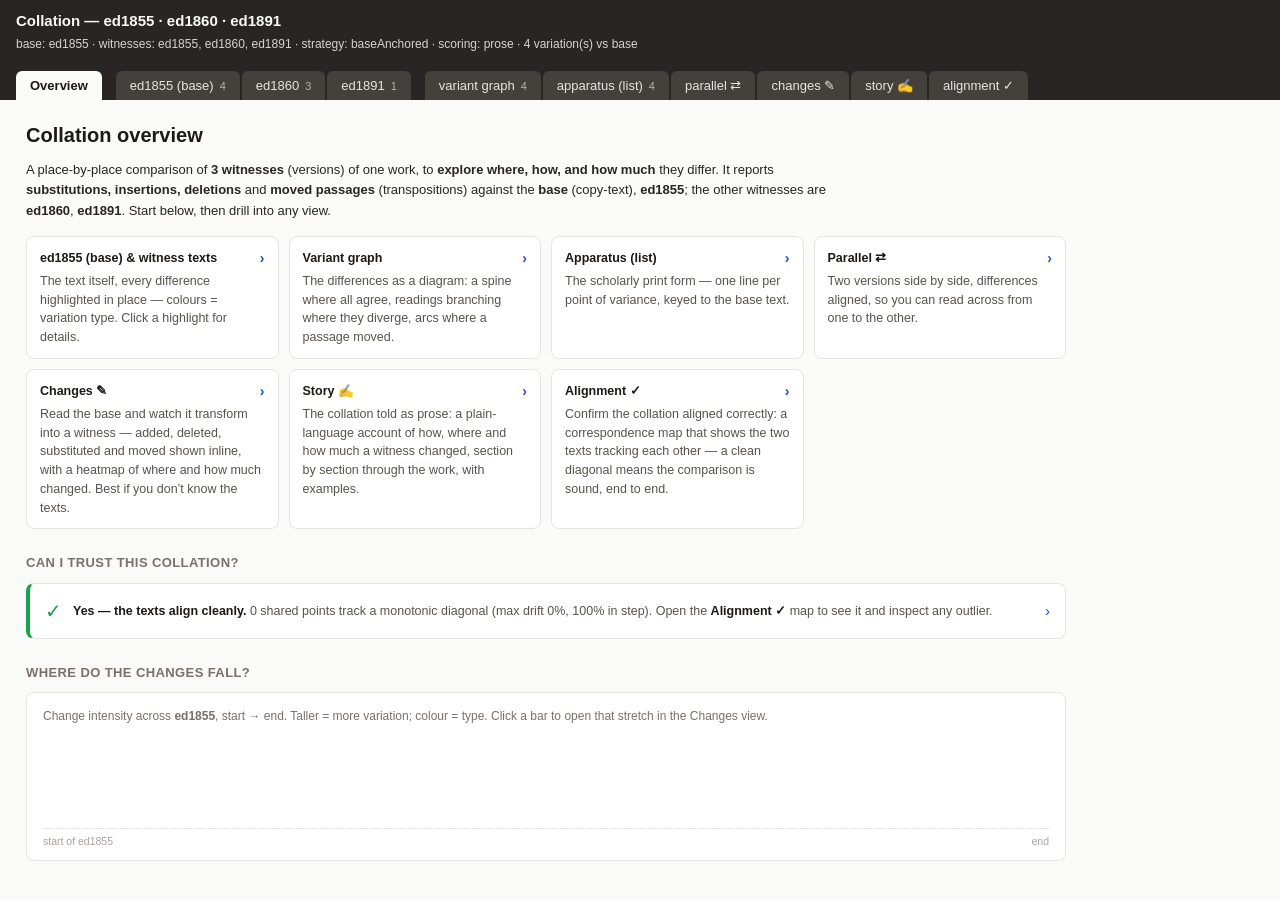
<file: site/demos/whitman-three-editions.html>
<!DOCTYPE html>
<html lang="en">
<head>
<meta charset="utf-8">
<meta name="viewport" content="width=device-width, initial-scale=1">
<title>Collation — ed1855 · ed1860 · ed1891</title>
<style>
  :root { --sub:#b45309; --ins:#15803d; --del:#b91c1c; --mov:#1d4ed8; --spl:#7e22ce;
          --subbg:#fef3c7; --insbg:#dcfce7; --delbg:#fee2e2; --movbg:#dbeafe; --splbg:#f3e8ff; }
  * { box-sizing: border-box; }
  body { margin:0; font:14px/1.5 -apple-system, "Segoe UI", Roboto, sans-serif; color:#1c1917; background:#fafaf9; }
  header { padding:10px 16px; background:#292524; color:#fafaf9; }
  header h1 { margin:0; font-size:15px; font-weight:600; }
  header .meta { font-size:12px; color:#d6d3d1; margin-top:2px; }
  nav.tabs { display:flex; gap:2px; padding:8px 16px 0; background:#292524; flex-wrap:wrap; }
  nav.tabs button { border:0; padding:7px 14px; border-radius:6px 6px 0 0; background:#44403c; color:#e7e5e4;
                    cursor:pointer; font-size:13px; }
  nav.tabs button.active { background:#fafaf9; color:#1c1917; font-weight:600; }
  nav.tabs button .badge { opacity:.7; font-size:11px; margin-left:6px; }
  .legend { padding:6px 16px; font-size:12px; color:#57534e; border-bottom:1px solid #e7e5e4; background:#fff;
            display:flex; flex-wrap:wrap; align-items:center; gap:4px 2px; }
  .legend .k { padding:1px 6px; border-radius:3px; margin-right:8px; white-space:nowrap; }
  .legend label { margin-right:10px; cursor:pointer; white-space:nowrap; }
  /* #1 — the persistent COLOUR KEY: always shown on a text tab so a reader knows what each highlight colour
     means, independent of the (separate) type filters. One swatch per variation type, coloured as the spans. */
  .keybar { display:flex; flex-wrap:wrap; align-items:center; gap:10px; margin-right:14px; }
  .keybar .ky { display:inline-flex; align-items:center; gap:5px; white-space:nowrap; }
  .keybar .sw { width:13px; height:13px; border-radius:3px; display:inline-block; }
  .legend .filters { display:flex; flex-wrap:wrap; align-items:center; gap:4px 2px; }
  .legend .sep { color:#d6d3d1; margin:0 6px; }
  main { display:flex; height:calc(100vh - 118px); }
  #text { flex:1.7; overflow:auto; padding:18px 22px; white-space:pre-wrap; font:14px/1.75 Georgia, "Times New Roman", serif;
          background:#fff; }
  /* The side panel is a flex COLUMN: the detail card stays pinned at the top while only the variant list below
     it scrolls — so the metadata for a selected variation is always visible however far you've scrolled (#2). */
  #side { flex:1; min-width:320px; max-width:460px; display:flex; flex-direction:column; min-height:0;
          border-left:1px solid #e7e5e4; background:#fafaf9; }
  #detail { flex:0 0 auto; padding:10px 14px; border-bottom:2px solid #d6d3d1; background:#fff; min-height:74px;
            max-height:45%; overflow:auto; font-size:13px; }
  #detail .cite { color:#78716c; font-size:12px; }
  #detail .rdg { font:13px Georgia, serif; padding:2px 6px; border-radius:3px; }
  #list { flex:1 1 auto; overflow:auto; min-height:0; }
  #list div.row { padding:5px 14px; border-bottom:1px solid #eee; cursor:pointer; font-size:12.5px; }
  #list div.row:hover { background:#f5f5f4; }
  #list div.row.active { background:#e7e5e4; }
  #list .t { display:inline-block; width:86px; font-weight:600; font-size:11px; text-transform:uppercase; }
  #list .likely { opacity:.65; }
  #list .hop { float:right; font-size:11px; color:#1d4ed8; }
  span.v { border-radius:3px; cursor:pointer; }
  span.v.active { outline:2px solid #1c1917; }
  /* a brief pulse on a span we JUMPED to from the graph/apparatus, so the exact variant is obvious (#1) */
  .flash { animation:flashpulse 1.4s ease-out; }
  @keyframes flashpulse { 0% { box-shadow:0 0 0 3px #fde68a, 0 0 0 6px #f59e0b; }
                          100% { box-shadow:0 0 0 3px transparent, 0 0 0 6px transparent; } }
  .substitution { background:var(--subbg); box-shadow:inset 0 -2px 0 var(--sub); }
  .insertion { background:var(--insbg); box-shadow:inset 0 -2px 0 var(--ins); }
  .deletion { background:var(--delbg); box-shadow:inset 0 -2px 0 var(--del); }
  .transposition { background:var(--movbg); box-shadow:inset 0 -2px 0 var(--mov); }
  .variantSpelling { background:var(--splbg); box-shadow:inset 0 -2px 0 var(--spl); }
  .withinMove { text-decoration: underline dotted; }
  .likelySpan { opacity:.75; }
  /* apparatus tab: a help header, a SCROLLABLE clickable list, and its OWN detail panel — self-contained (#4) */
  #apparatus { padding:0; background:#fff; overflow:hidden; flex:1.7; display:none; flex-direction:column; }
  #apparatus .aphelp { flex:0 0 auto; padding:10px 20px; font:12.5px/1.55 -apple-system, sans-serif; color:#57534e;
                       background:#fbfbfa; border-bottom:1px solid #e7e5e4; }
  #apparatus .aphelp b { color:#1c1917; }
  #apparatus .aphelp .ex { display:inline-block; background:#fff; border:1px solid #e7e5e4; border-radius:4px;
                           padding:1px 6px; font:12px Georgia, serif; }
  #apparatus .aphelp .ex .p { color:#a8a29e; } #apparatus .aphelp .ex .lm { font-weight:700; }
  #apparatus .aphelp .ex .sg { font:10px -apple-system, sans-serif; color:#78716c; text-transform:uppercase; }
  #apparatus .aplist { flex:1 1 auto; overflow:auto; min-height:0; padding:8px 0 14px; font:13px/1.7 Georgia, serif; }
  #apparatus .apline { padding:2px 20px; cursor:pointer; border-left:3px solid transparent; }
  #apparatus .apline:hover { background:#f5f5f4; }
  #apparatus .apline.active { background:#eef2ff; border-left-color:#1d4ed8; }
  #apparatus .pos { color:#a8a29e; margin-right:8px; font:11px -apple-system, sans-serif; }
  #apparatus .lemma { font-weight:700; }
  #apparatus .apsig { font:10px -apple-system, sans-serif; color:#78716c; text-transform:uppercase; letter-spacing:.3px; }
  #apparatus .semi { color:#c4c0bb; }
  /* the apparatus detail panel (its own, not the text-tab sidebar) */
  #apparatus .apdetail { flex:0 0 auto; max-height:40%; overflow:auto; border-top:2px solid #d6d3d1; background:#fff;
                         padding:12px 20px; font:13px -apple-system, sans-serif; display:none; }
  #apparatus .apdetail.on { display:block; }
  #apparatus .apdetail h4 { margin:0 0 8px; font-size:13px; }
  #apparatus .apdetail .rd { margin:5px 0; font:14px Georgia, serif; }
  #apparatus .apdetail .rd .sig { font:10px -apple-system, sans-serif; color:#78716c; text-transform:uppercase;
                                  letter-spacing:.4px; margin-right:8px; display:inline-block; min-width:70px; }
  #apparatus .apdetail .rd .rw { padding:1px 6px; border-radius:3px; }
  #apparatus .apdetail .apcite { margin-top:8px; font:12px -apple-system, sans-serif; color:#78716c; }
  #apparatus .apdetail .apcite b { color:#1c1917; }
  #apparatus .apdetail .links { margin-top:10px; display:flex; gap:8px; flex-wrap:wrap; }
  #apparatus .apdetail .links button { border:1px solid #d6d3d1; background:#fff; color:#1d4ed8; border-radius:5px;
                                       padding:5px 11px; font-size:12px; cursor:pointer; }
  #apparatus .apdetail .links button:hover { background:#f5f5f4; }
  .notice { padding:14px 20px; color:#78716c; font-size:13px; }

  /* #2 — visual variant-graph (columnar "score" layout). Each spine position is a column; agreement columns
     render compact/greyed, variant columns stack one row per reading (sigla-labelled, type-coloured). Windowed:
     only the columns near the viewport are built. Move edges are an inline-SVG overlay of arcs above the row. */
  #graph { flex:1.7; background:#fff; display:none; flex-direction:column; overflow:hidden; }
  #graph .ghelp { flex:0 0 auto; padding:7px 16px; font-size:12px; color:#57534e; background:#fbfbfa;
                  border-bottom:1px solid #e7e5e4; }
  #graph .ghelp b { color:#1c1917; }
  #graph .hscroll { flex:1 1 auto; overflow:auto; position:relative; min-height:0; }
  #graph .scroller { position:relative; min-height:100%; }
  /* The columns are laid out on a horizontal SPINE (the agreement backbone). A baseline rule runs through the
     agreement row; each column is a node ON that spine, and a variant column's stacked readings hang BELOW the
     spine as branches (a connector drops from the spine to each reading). This is what makes it read as a
     variant GRAPH — spine + branch nodes + move arcs — rather than a flat list of boxes (#3).
     The spine sits well down the viewport (SPINE_TOP) so move arcs have room to bow up ABOVE it and variant
     readings have room to hang BELOW it — using the vertical space like a real graph (#3). */
  #graph .cols { display:flex; align-items:flex-start; padding:150px 14px 40px; gap:0; min-height:100%;
                 position:relative; }
  #graph .spineline { position:absolute; left:0; height:2px; background:#d6d3d1; top:168px; z-index:0; }
  /* Every column is exactly COL_W wide (JS positions the spine + arcs on that stride), so the dots stay evenly
     spaced. Variant readings hang below on a connector; a hovered/active node lifts above the rest. Nodes are
     kept clear + readable (#2): a legible reading, each reading tagged with a witness chip, colour-coded. */
  .gcol { position:relative; z-index:1; flex:0 0 auto; width:76px; display:flex; flex-direction:column;
          align-items:center; cursor:pointer; border-radius:6px; transition:background .1s; }
  .gcol:hover { z-index:6; }
  .gcol.variant:hover, .gcol.inserted:hover, .gcol.active { z-index:5; }
  /* #1 — edge columns anchor their hover-expanded card inward so it never spills off the (non-left-scrollable)
     start of the graph. The dot/label stay centred on the spine; only the widening branch card (and the greyed
     agreement label) is re-anchored — left-edge cards grow rightward, right-edge cards grow leftward. */
  .gcol.edgeL .branches, .gcol.edgeL .agreelbl { align-self:flex-start; text-align:left; }
  .gcol.edgeR .branches, .gcol.edgeR .agreelbl { align-self:flex-end; text-align:right; }
  /* #2 — clear HOVER FEEDBACK that a node is clickable: a soft highlight column behind it (reaching up to the
     spine) and a ring on the dot. Makes even an agreement node read as interactive. */
  .gcol::before { content:''; position:absolute; top:-6px; left:2px; right:2px; bottom:0; border-radius:6px;
                  background:transparent; z-index:-1; pointer-events:none; transition:background .1s; }
  .gcol:hover::before { background:rgba(29,78,216,.07); box-shadow:0 0 0 1px rgba(29,78,216,.18); }
  .gcol.active::before { background:rgba(245,158,11,.10); box-shadow:0 0 0 1px rgba(245,158,11,.35); }
  .gcol .gpos { font:10px -apple-system, sans-serif; color:#c4c0bb; margin-bottom:3px; }
  .gcol:hover .gpos { color:#1d4ed8; }
  /* the node dot sitting ON the spine */
  .gcol .dot { width:10px; height:10px; border-radius:50%; background:#a8a29e; border:2px solid #fff;
               box-shadow:0 0 0 1px #d6d3d1; margin-bottom:3px; transition:box-shadow .1s, transform .1s; }
  .gcol.variant .dot { background:#57534e; box-shadow:0 0 0 1px #57534e; }
  .gcol.inserted .dot { background:var(--ins); box-shadow:0 0 0 1px var(--ins); }
  .gcol:hover .dot { transform:scale(1.25); box-shadow:0 0 0 2px #1d4ed8; }
  .gcol.active .dot { width:13px; height:13px; background:#1c1917; box-shadow:0 0 0 3px #fde68a, 0 0 0 4px #1c1917; }
  /* agreement label sits just under its dot, compact + greyed */
  .gcol .agreelbl { font:12px/1.35 Georgia, serif; color:#57534e; max-width:74px; text-align:center;
                    white-space:nowrap; overflow:hidden; text-overflow:ellipsis; }
  .gcol:hover .agreelbl { max-width:220px; overflow:visible; color:#1c1917; }
  /* a short connector line dropping from the spine dot to the branch box, so branches read as hanging off it */
  .gcol .stem { width:2px; height:14px; background:#a8a29e; }
  .gcol.inserted .stem { background:var(--ins); }
  /* variant branches drop below the spine — a card with one clear ROW per witness reading. Each row STACKS a
     small witness chip above its reading, so both stay legible in a narrow column (#2). A type-coloured left
     stripe reinforces what kind of variant it is. On hover/active the card widens to show full readings. */
  .gcol .branches { display:flex; flex-direction:column; gap:0; width:74px;
                    border-radius:6px; background:#fff; border:1px solid #d6d3d1; overflow:hidden;
                    box-shadow:0 1px 3px rgba(0,0,0,.07); }
  .gcol.active .branches, .gcol:hover .branches { width:230px; border-color:#78716c; }
  .gcol .grow { display:flex; flex-direction:column; gap:1px; padding:4px 7px; border-top:1px solid #f0efed;
                border-left:3px solid transparent; }
  .gcol .grow:first-child { border-top:0; }
  /* the witness chip (sigla) — a small tag naming which witness(es) read this */
  .gcol .grow .sig { align-self:flex-start; font:9px/1.5 -apple-system, sans-serif; font-weight:700; color:#57534e;
                     background:#f0efed; border-radius:3px; padding:0 5px; text-transform:uppercase; letter-spacing:.4px;
                     white-space:nowrap; }
  /* the reading text — coloured by variation type, ellipsised until the node is focused */
  .gcol .grow .rdt { font:13px/1.3 Georgia, serif; color:#1c1917; overflow:hidden; text-overflow:ellipsis;
                     white-space:nowrap; }
  .gcol .grow.rsub { border-left-color:var(--sub); } .gcol .grow.rins { border-left-color:var(--ins); }
  .gcol .grow.rdel { border-left-color:var(--del); } .gcol .grow.rmov { border-left-color:var(--mov); }
  .gcol .grow.rsub .rdt { color:var(--sub); } .gcol .grow.rins .rdt { color:var(--ins); }
  .gcol .grow.rdel .rdt { color:var(--del); } .gcol .grow.rmov .rdt { color:var(--mov); }
  /* the node-detail panel below the graph (#2): shows the clicked node's reading(s) + snippet(s) + links */
  #graph .gdetail { flex:0 0 auto; max-height:38%; overflow:auto; border-top:2px solid #d6d3d1; background:#fff;
                    padding:12px 18px; font-size:13px; display:none; }
  #graph .gdetail.on { display:block; }
  #graph .gdetail h4 { margin:0 0 8px; font-size:13px; }
  #graph .gdetail .rd { margin:5px 0; }
  #graph .gdetail .rd .sig { font:10px -apple-system, sans-serif; color:#78716c; text-transform:uppercase;
                             letter-spacing:.4px; margin-right:8px; display:inline-block; min-width:64px; }
  #graph .gdetail .rd .rw { font:14px Georgia, serif; padding:1px 6px; border-radius:3px; }
  #graph .gdetail .snip { margin:8px 0 4px; padding:8px 10px; background:#fafaf9; border:1px solid #eee;
                          border-radius:5px; font:13px/1.6 Georgia, serif; }
  #graph .gdetail .snip .lbl { font:10px -apple-system, sans-serif; text-transform:uppercase; letter-spacing:.4px;
                              color:#78716c; display:block; margin-bottom:2px; }
  #graph .gdetail .snip mark { background:var(--subbg); box-shadow:inset 0 -2px 0 var(--sub); border-radius:2px; }
  #graph .gdetail .links { margin-top:10px; display:flex; gap:8px; flex-wrap:wrap; }
  #graph .gdetail .links button { border:1px solid #d6d3d1; background:#fff; color:#1d4ed8; border-radius:5px;
                                  padding:5px 11px; font-size:12px; cursor:pointer; }
  #graph .gdetail .links button:hover { background:#f5f5f4; }
  #graph .gdetail .hint { color:#a8a29e; }
  .gcol.active .branches { outline:2px solid #1c1917; }
  .gcol .grow { font:12px/1.35 Georgia, serif; white-space:nowrap; overflow:hidden; text-overflow:ellipsis;
                max-width:88px; }
  .gcol.active .grow, .gcol:hover .grow { max-width:220px; }   /* the focused node shows full readings */
  .gcol .grow .sig { font:9px -apple-system, sans-serif; color:#78716c; margin-right:4px;
                     text-transform:uppercase; letter-spacing:.3px; }
  .gcol .grow.rsub { color:var(--sub); } .gcol .grow.rins { color:var(--ins); }
  .gcol .grow.rdel { color:var(--del); } .gcol .grow.rmov { color:var(--mov); }
  #graph svg.moves { position:absolute; top:0; left:0; pointer-events:none; overflow:visible; z-index:2; }
  #graph .overview { flex:0 0 26px; background:#fff; border-bottom:1px solid #e7e5e4;
                     display:flex; align-items:stretch; }
  #graph .overview .ov { flex:1 1 0; cursor:pointer; }   /* colour set inline per bucket (#4) */
  /* #3 — the overall-variant summary bar at the top of the graph: the run-wide shape of the difference. */
  #graph .gsum { flex:0 0 auto; padding:9px 16px; background:#fff; border-bottom:1px solid #e7e5e4; }
  #graph .gsum .gsline { font-size:13px; color:#292524; } #graph .gsum .gsline b { color:#1c1917; }
  #graph .gsum .gschips { display:flex; flex-wrap:wrap; gap:6px 14px; margin-top:7px; }
  #graph .gsum .gschip { display:inline-flex; align-items:center; gap:5px; font-size:12px; color:#57534e; white-space:nowrap; }
  #graph .gsum .gschip b { color:#1c1917; } #graph .gsum .gschip.zero { opacity:.5; }
  #graph .gsum .gsw { width:12px; height:12px; border-radius:3px; display:inline-block; }

  /* #3 — parallel side-by-side (base ⇄ one witness). Two scrolled columns; variation highlighted on BOTH
     sides in matching colours; a ∅ gap marker where one side omits. Linked hover flags the counterpart. */
  #parallel { flex:2.7; display:none; overflow:hidden; flex-direction:column; }
  #parallel .pbar { display:flex; align-items:center; gap:8px; padding:6px 14px; border-bottom:1px solid #e7e5e4;
                    background:#fff; font-size:12px; }
  #parallel .cols2 { display:flex; flex:1; min-height:0; }
  #parallel .pcol { flex:1; overflow:auto; padding:16px 20px 16px 8px;
                    font:14px/1.8 Georgia, "Times New Roman", serif; }
  #parallel .pcol.base { border-right:1px solid #e7e5e4; background:#fff; }
  #parallel .pcol.comp { background:#fcfcfb; }
  #parallel .pcol h4 { position:sticky; top:-16px; margin:-16px 0 10px -8px; padding:6px 20px; background:#f5f5f4;
                       font:600 12px -apple-system, sans-serif; color:#57534e; border-bottom:1px solid #e7e5e4; }
  /* each physical line is a row: an (optional) line-number gutter + the line body */
  #parallel .pline { display:flex; align-items:flex-start; }
  #parallel .plnum { display:none; flex:0 0 auto; width:0; margin-right:0; text-align:right; user-select:none;
                     font:11px/1.8 -apple-system, sans-serif; color:#c4c0bb; }
  #parallel .plbody { flex:1; white-space:pre-wrap; min-width:0; }
  /* #4 — line numbers on: reveal the gutter */
  #parallel.lines .plnum { display:block; width:42px; margin-right:12px; border-right:1px solid #eee; padding-right:8px; }
  #parallel.lines .pline:hover .plnum { color:#78716c; }
  #parallel span.pv { border-radius:3px; cursor:pointer; }
  #parallel span.pv.mate { outline:2px solid #1c1917; }
  #parallel .gap { color:var(--del); font-weight:700; background:var(--delbg); border-radius:3px; padding:0 3px; }
  #parallel .pbar label { display:inline-flex; align-items:center; gap:5px; cursor:pointer; }
  /* #3 — the parallel highlight colour key (types present in this pair) */
  #parallel .pbar .pkey { margin-left:auto; display:inline-flex; flex-wrap:wrap; align-items:center; gap:10px; color:#57534e; }
  #parallel .pbar .pkey b { font-weight:600; color:#1c1917; }
  #parallel .pbar .pkey .kk { display:inline-flex; align-items:center; gap:4px; white-space:nowrap; }
  #parallel .pbar .pkey .sw { width:13px; height:13px; border-radius:3px; display:inline-block; }

  /* #5 — CHANGES view: read the BASE and watch it transform into the witness (track-changes / redline), with a
     change-intensity heatmap for the where/how-much at a glance. Designed for a reader unfamiliar with the texts. */
  #changes { flex:2.7; display:none; overflow:hidden; flex-direction:column; background:#fff; }
  #changes .cbar { flex:0 0 auto; display:flex; align-items:center; gap:10px; flex-wrap:wrap; padding:7px 16px;
                   border-bottom:1px solid #e7e5e4; background:#fff; font-size:12px; }
  #changes .cbar b { color:#1c1917; }
  #changes .cbar select { font-size:12px; }
  #changes .cbar .clegend { display:flex; gap:12px; flex-wrap:wrap; margin-left:auto; color:#57534e; }
  #changes .cbar .clegend .k { display:inline-flex; align-items:center; gap:4px; }
  #changes .cbar .clegend .sw { width:22px; height:12px; border-radius:2px; display:inline-block; }
  /* the summary banner */
  #changes .csum { flex:0 0 auto; padding:9px 16px; background:#fbfbfa; border-bottom:1px solid #e7e5e4; font-size:13px; color:#292524; }
  #changes .csum b { font-size:15px; }
  #changes .csum .pct { display:inline-block; min-width:120px; }
  /* the heatmap strip — one cell per bucket of the base, coloured by change density; click to jump */
  #changes .heat { flex:0 0 auto; display:flex; height:30px; border-bottom:1px solid #e7e5e4; background:#fafaf9; cursor:pointer; }
  #changes .heat .hc { flex:1 1 0; }
  /* the transformation reading — `pre-wrap` PRESERVES the base text's own line/paragraph breaks (otherwise every
     newline collapses to a space and the reading is one wall of text). Long lines still wrap. */
  #changes .cbody { flex:1 1 auto; overflow:auto; min-height:0; padding:18px 32px 40px; white-space:pre-wrap;
                    font:15px/1.9 Georgia, "Times New Roman", serif; color:#1c1917; }
  #changes .cbody .kept { color:#1c1917; }
  /* substitution: struck base → new witness reading */
  /* a solid colour, not `opacity`: opacity on ~26k spans made WebKit take a minute to lay out a full novel (B15) */
  #changes .sub-old { color:#cb5555; text-decoration:line-through; text-decoration-color:#f0a0a0; }
  #changes .sub-new { color:var(--ins); background:var(--insbg); border-radius:3px; padding:0 3px; }
  #changes .sub-arrow { color:#a8a29e; margin:0 2px; }
  /* deletion: struck base (witness omits it) */
  #changes .del { color:var(--del); text-decoration:line-through; text-decoration-color:#f0a0a0;
                  background:var(--delbg); border-radius:3px; padding:0 2px; }
  /* insertion: a caret + the witness-added text */
  #changes .ins { color:var(--ins); background:var(--insbg); border-radius:3px; padding:0 3px; }
  #changes .ins::before { content:'‸'; color:var(--ins); font-weight:700; margin-right:1px; }
  /* moved: the base text stays, marked with a move badge */
  #changes .mov { background:var(--movbg); border-radius:3px; padding:0 2px; box-shadow:inset 0 -2px 0 var(--mov); }
  #changes .mov::after { content:'⇄'; color:var(--mov); font-size:11px; vertical-align:super; margin-left:1px; }
  #changes .chunk { cursor:pointer; }
  #changes .chunk.on { outline:2px solid #f59e0b; border-radius:3px; }
  #changes .cnote { color:#a8a29e; font-size:12px; padding:10px 26px; }

  /* ALIGNMENT MAP — a correspondence dot-plot (base position × comparison position) so a reviewer can CONFIRM
     the collation aligned correctly at a glance: a clean monotonic near-diagonal = the texts track each other;
     points flying off it = a mis-alignment. Answers "did the collation actually work?". */
  #alignmap { flex:2.7; display:none; overflow:hidden; flex-direction:column; background:#fff; }
  #alignmap .abar { flex:0 0 auto; display:flex; align-items:center; gap:10px; flex-wrap:wrap; padding:7px 16px;
                    border-bottom:1px solid #e7e5e4; font-size:12px; }
  #alignmap .abar b { color:#1c1917; }
  /* the verdict banner — plain-language confidence statement */
  #alignmap .verdict { flex:0 0 auto; padding:10px 16px; font-size:13px; border-bottom:1px solid #e7e5e4;
                       display:flex; align-items:center; gap:9px; }
  #alignmap .verdict.ok { background:#f0fdf4; color:#166534; } #alignmap .verdict.warn { background:#fffbeb; color:#92400e; }
  #alignmap .verdict .icon { font-size:17px; } #alignmap .verdict b { color:inherit; }
  #alignmap .help { flex:0 0 auto; padding:8px 16px; font-size:12px; color:#57534e; background:#fbfbfa;
                    border-bottom:1px solid #e7e5e4; }
  #alignmap .help b { color:#1c1917; }
  #alignmap .plotwrap { flex:1 1 auto; overflow:auto; min-height:0; padding:16px; display:flex; justify-content:center; }
  #alignmap svg { background:#fff; }
  #alignmap svg .diag { stroke:#d6d3d1; stroke-width:1; stroke-dasharray:5 4; }
  #alignmap svg .axis { stroke:#e7e5e4; stroke-width:1; }
  #alignmap svg .axlbl { font:11px -apple-system, sans-serif; fill:#78716c; }
  #alignmap svg .band { fill:rgba(22,101,52,.05); }
  #alignmap svg .pt { cursor:pointer; }
  #alignmap svg .pt:hover { stroke:#1c1917; stroke-width:1.5; }
  #alignmap .tip { position:fixed; z-index:60; background:#1c1917; color:#fff; font:11px -apple-system, sans-serif;
                   padding:5px 8px; border-radius:5px; pointer-events:none; display:none; max-width:280px; }

  /* STORY view — the collation as prose: the high-level narrative, then a readable, section-by-section account of
     the recorded changes so a reader gets the *full story* of how the witness changed from the base. */
  #story { flex:2.7; display:none; overflow:hidden; flex-direction:column; background:#fff; }
  #story .sbar { flex:0 0 auto; display:flex; align-items:center; gap:10px; flex-wrap:wrap; padding:7px 16px;
                 border-bottom:1px solid #e7e5e4; font-size:12px; }
  #story .sbody { flex:1 1 auto; overflow:auto; min-height:0; padding:22px 30px 50px; }
  #story .swrap { max-width:820px; }
  #story h2 { margin:0 0 6px; font-size:21px; font-weight:600; }
  #story .lede { font:16px/1.65 Georgia, serif; color:#292524; margin:0 0 22px; }
  #story h3 { margin:26px 0 8px; font-size:13px; font-weight:600; text-transform:uppercase; letter-spacing:.4px;
              color:#78716c; border-top:1px solid #f0efed; padding-top:16px; }
  #story .seg { margin:0 0 14px; }
  #story .seg .sh { font:600 13px -apple-system, sans-serif; color:#1c1917; margin-bottom:4px; }
  #story .seg .sh .loc { color:#a8a29e; font-weight:400; margin-left:6px; }
  #story .seg p { margin:0 0 6px; font:14px/1.7 Georgia, serif; color:#292524; }
  /* an inline change rendered in the prose: struck old → new, etc. — reuse the redline vocabulary */
  #story .c-sub .o { color:#c74949; text-decoration:line-through; text-decoration-color:#f0a0a0; }
  #story .c-sub .n { color:var(--ins); }
  #story .c-del { color:var(--del); text-decoration:line-through; text-decoration-color:#f0a0a0; }
  #story .c-ins { color:var(--ins); }
  #story .c-mov { color:var(--mov); }
  #story .ex { cursor:pointer; border-radius:3px; padding:0 2px; }
  #story .ex:hover { background:#f5f5f4; }
  #story .more { color:#a8a29e; font:12.5px -apple-system, sans-serif; }

  /* the Overview / dashboard home panel (#1, #5) */
  #info { flex:2.7; overflow:auto; background:#fafaf9; display:none; padding:20px 26px 40px; font-size:13px; }
  #info .wrap { max-width:1040px; }
  #info h2 { margin:0 0 10px; font-size:20px; font-weight:600; }
  #info h3 { margin:0 0 10px; font-size:13px; font-weight:600; text-transform:uppercase; letter-spacing:.4px; color:#78716c; }
  #info section { margin-bottom:24px; }
  #info .intro p { margin:0 0 10px; max-width:820px; line-height:1.6; color:#292524; }
  /* clickable navigation cards → jump to the matching tab (#1) */
  #info .nav { display:grid; grid-template-columns:repeat(auto-fit,minmax(210px,1fr)); gap:10px; margin-top:14px; }
  #info .navc { background:#fff; border:1px solid #e7e5e4; border-radius:8px; padding:11px 13px;
                font-size:12.5px; line-height:1.5; color:#57534e; cursor:pointer; transition:border-color .12s, box-shadow .12s;
                display:flex; flex-direction:column; }
  #info .navc:hover { border-color:#a8a29e; box-shadow:0 1px 5px rgba(0,0,0,.06); }
  #info .navc .navt { color:#1c1917; font-weight:600; display:flex; align-items:center; justify-content:space-between; }
  #info .navc .navt .go { color:#1d4ed8; font-size:14px; }
  #info .navc .navd { margin-top:3px; }
  /* stat tiles row */
  #info .tiles { display:grid; grid-template-columns:repeat(auto-fit,minmax(120px,1fr)); gap:10px; }
  #info .tile { background:#fff; border:1px solid #e7e5e4; border-radius:8px; padding:12px 14px; }
  #info .tile .big { font-size:24px; font-weight:600; color:#1c1917; line-height:1.1; }
  #info .tile .lbl { font-size:11.5px; color:#78716c; margin-top:3px; }
  /* variation-type breakdown as a horizontal bar chart */
  #info .bars { background:#fff; border:1px solid #e7e5e4; border-radius:8px; padding:14px 16px; max-width:640px; }
  #info .bar { display:flex; align-items:center; gap:10px; margin:5px 0; }
  #info .bar .bl { width:96px; font-size:12px; text-align:right; color:#57534e; flex:0 0 auto; }
  #info .bar .bt { flex:1; height:16px; background:#f5f5f4; border-radius:4px; overflow:hidden; }
  #info .bar .bf { height:100%; border-radius:4px; }
  #info .bar .bn { width:64px; font-size:12px; color:#292524; flex:0 0 auto; }
  #info .bar.zero .bl, #info .bar.zero .bn { color:#a8a29e; }
  #info .bar.zero .bn i { font-style:normal; font-size:11px; }
  /* witness cards */
  #info .wits { display:grid; grid-template-columns:repeat(auto-fit,minmax(200px,1fr)); gap:10px; }
  #info .wit { background:#fff; border:1px solid #e7e5e4; border-radius:8px; padding:11px 13px; }
  #info .wit .wid { font-weight:600; color:#1c1917; }
  #info .wit .wbase { font-size:10px; text-transform:uppercase; letter-spacing:.5px; color:#1d4ed8; margin-left:6px; }
  #info .wit .wmeta { font-size:12px; color:#78716c; margin-top:4px; }
  #info .wit .wbar { height:6px; background:#f5f5f4; border-radius:3px; margin-top:8px; overflow:hidden; }
  #info .wit .wbar div { height:100%; background:#a8a29e; border-radius:3px; }
  #info .k { padding:1px 6px; border-radius:3px; }
  #info .settings { color:#57534e; font-size:12.5px; }
  #info .settings b { color:#1c1917; }
  /* ANALYTICAL dashboard additions */
  /* confidence strip — the alignment verdict, up front, with a drill-down to the Alignment map */
  #info .confidence { display:flex; align-items:center; gap:11px; background:#fff; border:1px solid #e7e5e4;
                      border-left-width:4px; border-radius:8px; padding:12px 15px; cursor:pointer; }
  #info .confidence.ok { border-left-color:#16a34a; } #info .confidence.warn { border-left-color:#f59e0b; }
  #info .confidence .cf-ic { font-size:20px; } #info .confidence.ok .cf-ic { color:#16a34a; } #info .confidence.warn .cf-ic { color:#b45309; }
  #info .confidence .cf-txt { flex:1; font-size:12.5px; color:#57534e; line-height:1.5; }
  #info .confidence .cf-txt b { color:#1c1917; }
  #info .confidence .go { color:#1d4ed8; font-size:15px; }
  #info .confidence:hover { border-color:#a8a29e; }
  /* where changes cluster — a clickable positional histogram across the base text */
  #info .distrib { background:#fff; border:1px solid #e7e5e4; border-radius:8px; padding:14px 16px 10px; }
  #info .distrib .dhead { font-size:12px; color:#78716c; margin-bottom:8px; }
  #info .distrib .hist { display:flex; align-items:flex-end; gap:1px; height:96px; }
  #info .distrib .hb { flex:1 1 0; background:#e7e5e4; border-radius:2px 2px 0 0; min-height:1px; cursor:pointer;
                       transition:background .1s; position:relative; }
  #info .distrib .hb:hover { background:#1d4ed8; }
  #info .distrib .hb .seg { position:absolute; left:0; right:0; }
  #info .distrib .daxis { display:flex; justify-content:space-between; font-size:10.5px; color:#a8a29e; margin-top:5px; }
  #info .distrib .dnote { font-size:11.5px; color:#a8a29e; margin-top:6px; }
  /* proportion / interpretation callout */
  #info .insight { background:#fbfbfa; border:1px solid #e7e5e4; border-radius:8px; padding:12px 15px; font-size:13px;
                   color:#292524; line-height:1.55; }
  #info .insight b { color:#1c1917; }
  /* Loading overlay — shown while a heavy re-render (re-slicing a full-novel text) runs, so a click that
     takes a beat reads as "working", not frozen. */
  #busy { position:fixed; inset:0; display:none; align-items:center; justify-content:center;
          background:rgba(250,250,249,.55); z-index:50; }
  #busy.on { display:flex; }
  #busy .spin { width:34px; height:34px; border:3px solid #d6d3d1; border-top-color:#1d4ed8;
                border-radius:50%; animation:spin .7s linear infinite; }
  @keyframes spin { to { transform:rotate(360deg); } }
</style>
</head>
<body>
<header><h1>Collation — ed1855 · ed1860 · ed1891</h1><div class="meta" id="meta"></div></header>
<nav class="tabs" id="tabs"></nav>
<div class="legend" id="legend"></div>
<main>
  <div id="text"></div>
  <div id="apparatus"></div>
  <div id="graph"></div>
  <div id="parallel"></div>
  <div id="changes"></div>
  <div id="story"></div>
  <div id="alignmap"></div>
  <div id="info"></div>
  <div id="side"><div id="detail">Select a highlighted span, or a row below.</div><div id="list"></div></div>
</main>
<div id="busy"><div class="spin"></div></div>
<script type="application/json" id="data">{"annotations":[{"base":{"reading":""},"baseAnchor":0,"comp":{"cite":"p.1 · line 1 · word 1","from":0,"reading":"1","to":1},"confidence":"certain","type":"insertion","withinMove":false,"witness":"ed1860"},{"base":{"reading":""},"baseAnchor":109,"comp":{"cite":"p.1 · line 4 · word 1","from":116,"reading":"2","to":117},"confidence":"certain","type":"insertion","withinMove":false,"witness":"ed1860"},{"base":{"reading":""},"baseAnchor":209,"comp":{"cite":"p.1 · line 6 · word 1","from":212,"reading":"3","to":213},"confidence":"certain","type":"insertion","withinMove":false,"witness":"ed1860"},{"base":{"reading":""},"baseAnchor":18,"comp":{"cite":"p.1 · line 1 · words 5–7","from":20,"reading":"and sing myself","to":35},"confidence":"certain","type":"insertion","withinMove":false,"witness":"ed1891"}],"apparatus":[{"lemma":"∅","position":-1,"type":"insertion","variants":[{"reading":"1","sigla":["ed1860"]}]},{"from":12,"lemma":"∅","position":2,"to":18,"type":"insertion","variants":[{"reading":"and sing myself","sigla":["ed1891"]}]},{"from":106,"lemma":"∅","position":22,"to":109,"type":"insertion","variants":[{"reading":"2","sigla":["ed1860"]}]},{"from":204,"lemma":"∅","position":47,"to":209,"type":"insertion","variants":[{"reading":"3","sigla":["ed1860"]}]}],"base":"ed1855","graph":{"edges":[{"confidence":"certain","from":0,"isMove":false,"to":1,"witnesses":["ed1855","ed1860","ed1891"]},{"confidence":"certain","from":1,"isMove":false,"to":2,"witnesses":["ed1855","ed1860","ed1891"]},{"confidence":"certain","from":2,"isMove":false,"to":3,"witnesses":["ed1855","ed1860","ed1891"]},{"confidence":"certain","from":3,"isMove":false,"to":4,"witnesses":["ed1855","ed1860","ed1891"]},{"confidence":"certain","from":4,"isMove":false,"to":5,"witnesses":["ed1855","ed1860","ed1891"]},{"confidence":"certain","from":5,"isMove":false,"to":6,"witnesses":["ed1855","ed1860","ed1891"]},{"confidence":"certain","from":6,"isMove":false,"to":7,"witnesses":["ed1855","ed1860","ed1891"]},{"confidence":"certain","from":7,"isMove":false,"to":8,"witnesses":["ed1855","ed1860","ed1891"]},{"confidence":"certain","from":8,"isMove":false,"to":9,"witnesses":["ed1855","ed1860","ed1891"]},{"confidence":"certain","from":9,"isMove":false,"to":10,"witnesses":["ed1855","ed1860","ed1891"]},{"confidence":"certain","from":10,"isMove":false,"to":11,"witnesses":["ed1855","ed1860","ed1891"]},{"confidence":"certain","from":11,"isMove":false,"to":12,"witnesses":["ed1855","ed1860","ed1891"]},{"confidence":"certain","from":12,"isMove":false,"to":13,"witnesses":["ed1855","ed1860","ed1891"]},{"confidence":"certain","from":13,"isMove":false,"to":14,"witnesses":["ed1855","ed1860","ed1891"]},{"confidence":"certain","from":14,"isMove":false,"to":15,"witnesses":["ed1855","ed1860","ed1891"]},{"confidence":"certain","from":15,"isMove":false,"to":16,"witnesses":["ed1855","ed1860","ed1891"]},{"confidence":"certain","from":16,"isMove":false,"to":17,"witnesses":["ed1855","ed1860","ed1891"]},{"confidence":"certain","from":17,"isMove":false,"to":18,"witnesses":["ed1855","ed1860","ed1891"]},{"confidence":"certain","from":18,"isMove":false,"to":19,"witnesses":["ed1855","ed1860","ed1891"]},{"confidence":"certain","from":19,"isMove":false,"to":20,"witnesses":["ed1855","ed1860","ed1891"]},{"confidence":"certain","from":20,"isMove":false,"to":21,"witnesses":["ed1855","ed1860","ed1891"]},{"confidence":"certain","from":21,"isMove":false,"to":22,"witnesses":["ed1855","ed1860","ed1891"]},{"confidence":"certain","from":22,"isMove":false,"to":23,"witnesses":["ed1855","ed1860","ed1891"]},{"confidence":"certain","from":23,"isMove":false,"to":24,"witnesses":["ed1855","ed1860","ed1891"]},{"confidence":"certain","from":24,"isMove":false,"to":25,"witnesses":["ed1855","ed1860","ed1891"]},{"confidence":"certain","from":25,"isMove":false,"to":26,"witnesses":["ed1855","ed1860","ed1891"]},{"confidence":"certain","from":26,"isMove":false,"to":27,"witnesses":["ed1855","ed1860","ed1891"]},{"confidence":"certain","from":27,"isMove":false,"to":28,"witnesses":["ed1855","ed1860","ed1891"]},{"confidence":"certain","from":28,"isMove":false,"to":29,"witnesses":["ed1855","ed1860","ed1891"]},{"confidence":"certain","from":29,"isMove":false,"to":30,"witnesses":["ed1855","ed1860","ed1891"]},{"confidence":"certain","from":30,"isMove":false,"to":31,"witnesses":["ed1855","ed1860","ed1891"]},{"confidence":"certain","from":31,"isMove":false,"to":32,"witnesses":["ed1855","ed1860","ed1891"]},{"confidence":"certain","from":32,"isMove":false,"to":33,"witnesses":["ed1855","ed1860","ed1891"]},{"confidence":"certain","from":33,"isMove":false,"to":34,"witnesses":["ed1855","ed1860","ed1891"]},{"confidence":"certain","from":34,"isMove":false,"to":35,"witnesses":["ed1855","ed1860","ed1891"]},{"confidence":"certain","from":35,"isMove":false,"to":36,"witnesses":["ed1855","ed1860","ed1891"]},{"confidence":"certain","from":36,"isMove":false,"to":37,"witnesses":["ed1855","ed1860","ed1891"]},{"confidence":"certain","from":37,"isMove":false,"to":38,"witnesses":["ed1855","ed1860","ed1891"]},{"confidence":"certain","from":38,"isMove":false,"to":39,"witnesses":["ed1855","ed1860","ed1891"]},{"confidence":"certain","from":39,"isMove":false,"to":40,"witnesses":["ed1855","ed1860","ed1891"]},{"confidence":"certain","from":40,"isMove":false,"to":41,"witnesses":["ed1855","ed1860","ed1891"]},{"confidence":"certain","from":41,"isMove":false,"to":42,"witnesses":["ed1855","ed1860","ed1891"]},{"confidence":"certain","from":42,"isMove":false,"to":43,"witnesses":["ed1855","ed1860","ed1891"]},{"confidence":"certain","from":43,"isMove":false,"to":44,"witnesses":["ed1855","ed1860","ed1891"]},{"confidence":"certain","from":44,"isMove":false,"to":45,"witnesses":["ed1855","ed1860","ed1891"]},{"confidence":"certain","from":45,"isMove":false,"to":46,"witnesses":["ed1855","ed1860","ed1891"]},{"confidence":"certain","from":46,"isMove":false,"to":47,"witnesses":["ed1855","ed1860","ed1891"]},{"confidence":"certain","from":47,"isMove":false,"to":48,"witnesses":["ed1855","ed1860","ed1891"]},{"confidence":"certain","from":48,"isMove":false,"to":49,"witnesses":["ed1855","ed1860","ed1891"]},{"confidence":"certain","from":49,"isMove":false,"to":50,"witnesses":["ed1855","ed1860","ed1891"]},{"confidence":"certain","from":50,"isMove":false,"to":51,"witnesses":["ed1855","ed1860","ed1891"]},{"confidence":"certain","from":51,"isMove":false,"to":52,"witnesses":["ed1855","ed1860","ed1891"]},{"confidence":"certain","from":52,"isMove":false,"to":53,"witnesses":["ed1855","ed1860","ed1891"]},{"confidence":"certain","from":53,"isMove":false,"to":54,"witnesses":["ed1855","ed1860","ed1891"]},{"confidence":"certain","from":54,"isMove":false,"to":55,"witnesses":["ed1855","ed1860","ed1891"]},{"confidence":"certain","from":55,"isMove":false,"to":56,"witnesses":["ed1855","ed1860","ed1891"]},{"confidence":"certain","from":56,"isMove":false,"to":57,"witnesses":["ed1855","ed1860","ed1891"]},{"confidence":"certain","from":57,"isMove":false,"to":58,"witnesses":["ed1855","ed1860","ed1891"]},{"confidence":"certain","from":58,"isMove":false,"to":59,"witnesses":["ed1855","ed1860","ed1891"]},{"confidence":"certain","from":59,"isMove":false,"to":60,"witnesses":["ed1855","ed1860","ed1891"]},{"confidence":"certain","from":60,"isMove":false,"to":61,"witnesses":["ed1855","ed1860","ed1891"]},{"confidence":"certain","from":61,"isMove":false,"to":62,"witnesses":["ed1855","ed1860","ed1891"]},{"confidence":"certain","from":62,"isMove":false,"to":63,"witnesses":["ed1855","ed1860","ed1891"]},{"confidence":"certain","from":63,"isMove":false,"to":64,"witnesses":["ed1855","ed1860","ed1891"]},{"confidence":"certain","from":64,"isMove":false,"to":65,"witnesses":["ed1855","ed1860","ed1891"]},{"confidence":"certain","from":65,"isMove":false,"to":66,"witnesses":["ed1855","ed1860","ed1891"]},{"confidence":"certain","from":66,"isMove":false,"to":67,"witnesses":["ed1855","ed1860","ed1891"]},{"confidence":"certain","from":67,"isMove":false,"to":68,"witnesses":["ed1855","ed1860","ed1891"]},{"confidence":"certain","from":68,"isMove":false,"to":69,"witnesses":["ed1855","ed1860","ed1891"]},{"confidence":"certain","from":69,"isMove":false,"to":70,"witnesses":["ed1855","ed1860","ed1891"]},{"confidence":"certain","from":70,"isMove":false,"to":71,"witnesses":["ed1855","ed1860","ed1891"]},{"confidence":"certain","from":71,"isMove":false,"to":72,"witnesses":["ed1855","ed1860","ed1891"]},{"confidence":"certain","from":72,"isMove":false,"to":73,"witnesses":["ed1855","ed1860","ed1891"]},{"confidence":"certain","from":73,"isMove":false,"to":74,"witnesses":["ed1855","ed1860","ed1891"]},{"confidence":"certain","from":74,"isMove":false,"to":75,"witnesses":["ed1855","ed1860","ed1891"]}],"nodes":[{"agree":"I","from":0,"id":0,"isInserted":false,"to":1},{"agree":"celebrate","from":2,"id":1,"isInserted":false,"to":11},{"agree":"myself","from":12,"id":2,"isInserted":false,"to":18},{"agree":"And","from":20,"id":3,"isInserted":false,"to":23},{"agree":"what","from":24,"id":4,"isInserted":false,"to":28},{"agree":"I","from":29,"id":5,"isInserted":false,"to":30},{"agree":"assume","from":31,"id":6,"isInserted":false,"to":37},{"agree":"you","from":38,"id":7,"isInserted":false,"to":41},{"agree":"shall","from":42,"id":8,"isInserted":false,"to":47},{"agree":"assume","from":48,"id":9,"isInserted":false,"to":54},{"agree":"For","from":56,"id":10,"isInserted":false,"to":59},{"agree":"every","from":60,"id":11,"isInserted":false,"to":65},{"agree":"atom","from":66,"id":12,"isInserted":false,"to":70},{"agree":"belonging","from":71,"id":13,"isInserted":false,"to":80},{"agree":"to","from":81,"id":14,"isInserted":false,"to":83},{"agree":"me","from":84,"id":15,"isInserted":false,"to":86},{"agree":"as","from":87,"id":16,"isInserted":false,"to":89},{"agree":"good","from":90,"id":17,"isInserted":false,"to":94},{"agree":"belongs","from":95,"id":18,"isInserted":false,"to":102},{"agree":"to","from":103,"id":19,"isInserted":false,"to":105},{"agree":"you","from":106,"id":20,"isInserted":false,"to":109},{"agree":"I","from":112,"id":21,"isInserted":false,"to":113},{"agree":"loafe","from":114,"id":22,"isInserted":false,"to":119},{"agree":"and","from":120,"id":23,"isInserted":false,"to":123},{"agree":"invite","from":124,"id":24,"isInserted":false,"to":130},{"agree":"my","from":131,"id":25,"isInserted":false,"to":133},{"agree":"soul","from":134,"id":26,"isInserted":false,"to":138},{"agree":"I","from":140,"id":27,"isInserted":false,"to":141},{"agree":"lean","from":142,"id":28,"isInserted":false,"to":146},{"agree":"and","from":147,"id":29,"isInserted":false,"to":150},{"agree":"loafe","from":151,"id":30,"isInserted":false,"to":156},{"agree":"at","from":157,"id":31,"isInserted":false,"to":159},{"agree":"my","from":160,"id":32,"isInserted":false,"to":162},{"agree":"ease","from":163,"id":33,"isInserted":false,"to":167},{"agree":"observing","from":176,"id":34,"isInserted":false,"to":185},{"agree":"a","from":186,"id":35,"isInserted":false,"to":187},{"agree":"spear","from":188,"id":36,"isInserted":false,"to":193},{"agree":"of","from":194,"id":37,"isInserted":false,"to":196},{"agree":"summer","from":197,"id":38,"isInserted":false,"to":203},{"agree":"grass","from":204,"id":39,"isInserted":false,"to":209},{"agree":"Houses","from":212,"id":40,"isInserted":false,"to":218},{"agree":"and","from":219,"id":41,"isInserted":false,"to":222},{"agree":"rooms","from":223,"id":42,"isInserted":false,"to":228},{"agree":"are","from":229,"id":43,"isInserted":false,"to":232},{"agree":"full","from":233,"id":44,"isInserted":false,"to":237},{"agree":"of","from":238,"id":45,"isInserted":false,"to":240},{"agree":"perfumes","from":241,"id":46,"isInserted":false,"to":249},{"agree":"the","from":258,"id":47,"isInserted":false,"to":261},{"agree":"shelves","from":262,"id":48,"isInserted":false,"to":269},{"agree":"are","from":270,"id":49,"isInserted":false,"to":273},{"agree":"crowded","from":274,"id":50,"isInserted":false,"to":281},{"agree":"with","from":282,"id":51,"isInserted":false,"to":286},{"agree":"perfumes","from":287,"id":52,"isInserted":false,"to":295},{"agree":"I","from":297,"id":53,"isInserted":false,"to":298},{"agree":"breathe","from":299,"id":54,"isInserted":false,"to":306},{"agree":"the","from":307,"id":55,"isInserted":false,"to":310},{"agree":"fragrance","from":311,"id":56,"isInserted":false,"to":320},{"agree":"myself","from":321,"id":57,"isInserted":false,"to":327},{"agree":"and","from":329,"id":58,"isInserted":false,"to":332},{"agree":"know","from":333,"id":59,"isInserted":false,"to":337},{"agree":"it","from":338,"id":60,"isInserted":false,"to":340},{"agree":"and","from":341,"id":61,"isInserted":false,"to":344},{"agree":"like","from":345,"id":62,"isInserted":false,"to":349},{"agree":"it","from":350,"id":63,"isInserted":false,"to":352},{"agree":"The","from":354,"id":64,"isInserted":false,"to":357},{"agree":"distillation","from":358,"id":65,"isInserted":false,"to":370},{"agree":"would","from":371,"id":66,"isInserted":false,"to":376},{"agree":"intoxicate","from":377,"id":67,"isInserted":false,"to":387},{"agree":"me","from":388,"id":68,"isInserted":false,"to":390},{"agree":"also","from":391,"id":69,"isInserted":false,"to":395},{"agree":"but","from":397,"id":70,"isInserted":false,"to":400},{"agree":"I","from":401,"id":71,"isInserted":false,"to":402},{"agree":"shall","from":403,"id":72,"isInserted":false,"to":408},{"agree":"not","from":409,"id":73,"isInserted":false,"to":412},{"agree":"let","from":413,"id":74,"isInserted":false,"to":416},{"agree":"it","from":417,"id":75,"isInserted":false,"to":419},{"id":76,"insertedAfterCol":-1,"isInserted":true,"readings":[{"reading":"1","sigla":["ed1860"]},{"reading":"∅","sigla":["ed1855","ed1891"]}]},{"id":77,"insertedAfterCol":2,"isInserted":true,"readings":[{"reading":"and sing myself","sigla":["ed1891"]},{"reading":"∅","sigla":["ed1855","ed1860"]}]},{"id":78,"insertedAfterCol":20,"isInserted":true,"readings":[{"reading":"2","sigla":["ed1860"]},{"reading":"∅","sigla":["ed1855","ed1891"]}]},{"id":79,"insertedAfterCol":39,"isInserted":true,"readings":[{"reading":"3","sigla":["ed1860"]},{"reading":"∅","sigla":["ed1855","ed1891"]}]}],"spine":[0,1,2,3,4,5,6,7,8,9,10,11,12,13,14,15,16,17,18,19,20,21,22,23,24,25,26,27,28,29,30,31,32,33,34,35,36,37,38,39,40,41,42,43,44,45,46,47,48,49,50,51,52,53,54,55,56,57,58,59,60,61,62,63,64,65,66,67,68,69,70,71,72,73,74,75]},"hasLexicon":false,"narratives":[{"text":"ed1860 differs from ed1855 at 3 points. The dominant kind is insertion (100%). In all: 3 insertions. No spelling or other accidental differences are listed — this is a substantive collation, which treats them as agreement unless accidentals are recorded.","witness":"ed1860"},{"text":"ed1891 differs from ed1855 at 1 point. The dominant kind is insertion (100%). In all: 1 insertion. No spelling or other accidental differences are listed — this is a substantive collation, which treats them as agreement unless accidentals are recorded.","witness":"ed1891"}],"scoring":"prose","strategy":"baseAnchored","summary":{"insertedNodes":4,"moveEdges":0,"spineLength":76,"typeCounts":{"deletion":0,"insertion":4,"substitution":0,"transposition":0,"variantSpelling":0},"variantNodes":4,"witnessSizes":[{"chars":421,"id":"ed1855","tokens":76},{"chars":418,"id":"ed1860","tokens":79},{"chars":422,"id":"ed1891","tokens":79}]},"viewerPairsAvailable":true,"witnesses":[{"id":"ed1855","text":"I celebrate myself,\nAnd what I assume you shall assume,\nFor every atom belonging to me as good belongs to you.\n\nI loafe and invite my soul,\nI lean and loafe at my ease . . . . observing a spear of summer grass.\n\nHouses and rooms are full of perfumes . . . . the shelves are crowded with perfumes,\nI breathe the fragrance myself, and know it and like it,\nThe distillation would intoxicate me also, but I shall not let it.\n"},{"id":"ed1860","text":"1. I celebrate myself,\nAnd what I assume you shall assume,\nFor every atom belonging to me, as good belongs to you.\n\n2. I loafe and invite my Soul,\nI lean and loafe at my ease, observing a spear of summer grass.\n\n3. Houses and rooms are full of perfumes — the shelves are crowded with perfumes,\nI breathe the fragrance myself, and know it and like it,\nThe distillation would intoxicate me also, but I shall not let it.\n"},{"id":"ed1891","text":"I celebrate myself, and sing myself,\nAnd what I assume you shall assume,\nFor every atom belonging to me as good belongs to you.\n\nI loafe and invite my soul,\nI lean and loafe at my ease observing a spear of summer grass.\n\nHouses and rooms are full of perfumes, the shelves are crowded with perfumes,\nI breathe the fragrance myself and know it and like it,\nThe distillation would intoxicate me also, but I shall not let it.\n"}]}</script>
<script>
(function () {
  var D = JSON.parse(document.getElementById('data').textContent);
  // The SVG namespace (a well-known constant identifier, not a fetched resource). Assembled from parts so the
  // exporter's "no external http(s) URL" self-containment check isn't tripped by the literal.
  var SVGNS = ['http', '://www.w3.org/2000/svg'].join('');
  var TYPES = ['substitution','insertion','deletion','transposition','variantSpelling'];
  var LABEL = { substitution:'substitution', insertion:'insertion', deletion:'deletion',
                transposition:'moved', variantSpelling:'spelling' };
  // view mode: 'info' (the Overview/home) | 'text' (a perspective) | 'apparatus' | 'graph' | 'parallel'.
  // Opens on the Overview so a reader lands on an orientation page (#5), not straight into raw highlights.
  // `state.apparatus` is kept as a derived alias so the existing text/selection fast-path reads unchanged.
  var state = { perspective: D.base, filters: {}, mode: 'info', active: -1,
                mate: (D.witnesses.filter(function (w) { return w.id !== D.base; })[0] || {}).id || null };
  Object.defineProperty(state, 'apparatus', { get: function () { return this.mode === 'apparatus'; } });
  TYPES.forEach(function (t) { state.filters[t] = true; });

  // ---- caches (built once, reused) so a click doesn't recompute over the whole novel ----
  var textById = {};                                  // witness id → text
  D.witnesses.forEach(function (w) { textById[w.id] = w.text; });
  var annsCache = {};                                 // perspective → [{a, idx, from, to}] (memoised)
  var countsCache = {};                               // perspective → {type → n}
  var busyEl = document.getElementById('busy');

  function witnessText(id) { return textById[id] || ''; }

  // Annotations relevant to a perspective, each with the span range on THAT side (or null). Memoised: the
  // set never changes for a given perspective, so we compute it once instead of on every render.
  function annsFor(p) {
    if (annsCache[p]) return annsCache[p];
    var out = [];
    D.annotations.forEach(function (a, idx) {
      if (p === D.base) out.push({ a: a, idx: idx, from: a.base.from, to: a.base.to });
      else if (a.witness === p) out.push({ a: a, idx: idx, from: a.comp.from, to: a.comp.to });
    });
    annsCache[p] = out;
    return out;
  }
  function counts(p) {
    if (countsCache[p]) return countsCache[p];
    var c = {};
    annsFor(p).forEach(function (r) { c[r.a.type] = (c[r.a.type] || 0) + 1; });
    countsCache[p] = c;
    return c;
  }
  // Index: annotation idx → the text span element currently rendered for it (null if off-screen/filtered).
  // Lets selection toggle just the two affected spans instead of re-slicing the whole text.
  var spanByIdx = {};

  // Run a heavy re-render behind the spinner: show it, yield a frame so it paints, then do the work.
  function withSpinner(work) {
    busyEl.classList.add('on');
    requestAnimationFrame(function () { requestAnimationFrame(function () {
      try { work(); } finally { busyEl.classList.remove('on'); }
    }); });
  }

  function renderTabs() {
    var nav = document.getElementById('tabs'); nav.innerHTML = '';
    function modeTab(mode, label, badge) {
      var b = document.createElement('button'); b.textContent = label;
      if (badge != null) { var s = document.createElement('span'); s.className = 'badge'; s.textContent = badge; b.appendChild(s); }
      if (state.mode === mode) b.className = 'active';
      b.onclick = function () { if (state.mode === mode) return; withSpinner(function () { state.mode = mode; render(); }); };
      nav.appendChild(b);
    }
    // #5 — the Overview/home tab leads, so a reader gets oriented first.
    modeTab('info', 'Overview');
    // A small divider, then the per-witness text perspectives (base first).
    var div = document.createElement('span'); div.style.width = '10px'; nav.appendChild(div);
    D.witnesses.forEach(function (w) {
      var b = document.createElement('button');
      var n = annsFor(w.id).length;
      b.textContent = (w.id === D.base ? w.id + ' (base)' : w.id);
      var s = document.createElement('span'); s.className = 'badge'; s.textContent = n; b.appendChild(s);
      if (state.mode === 'text' && w.id === state.perspective) b.className = 'active';
      b.onclick = function () {
        if (state.mode === 'text' && w.id === state.perspective) return;   // no-op click, don't re-render
        withSpinner(function () {
          state.mode = 'text'; state.perspective = w.id; state.active = -1; render();
        });
      };
      nav.appendChild(b);
    });
    var div2 = document.createElement('span'); div2.style.width = '10px'; nav.appendChild(div2);
    if (D.graph) modeTab('graph', 'variant graph', D.summary.variantNodes);   // #2 visual graph
    modeTab('apparatus', 'apparatus (list)', D.apparatus.length);
    if (D.witnesses.length >= 2) modeTab('parallel', 'parallel ⇄');           // #3 side-by-side
    if (D.witnesses.length >= 2) modeTab('changes', 'changes ✎');             // #5 transformation view
    if (D.witnesses.length >= 2) modeTab('story', 'story ✍');                 // the prose account
    if (D.witnesses.length >= 2) modeTab('alignmap', 'alignment ✓');          // confidence/review dot-plot
  }

  // CSS custom-property name carrying each type's colour (matches `:root` in the stylesheet).
  var TYPE_VAR = { substitution:'sub', insertion:'ins', deletion:'del', transposition:'mov', variantSpelling:'spl' };

  function renderLegend() {
    var lg = document.getElementById('legend'); lg.innerHTML = '';
    // The legend applies to the annotated text view; the wide views carry their own affordances.
    if (state.mode !== 'text') { lg.style.display = 'none'; return; }
    lg.style.display = '';
    var c = counts(state.perspective);

    // #1 — the persistent COLOUR KEY: EVERY variation type, always shown, so the reader always knows what each
    // highlight colour means (independent of the filters below). A swatch coloured as the span + its label.
    var key = document.createElement('span'); key.className = 'keybar';
    var kh = document.createElement('b'); kh.textContent = 'Key: '; kh.style.fontWeight = '600'; key.appendChild(kh);
    TYPES.forEach(function (t) {
      var el = document.createElement('span'); el.className = 'ky';
      var sw = document.createElement('span'); sw.className = 'sw';
      sw.style.background = 'var(--' + TYPE_VAR[t] + 'bg)';
      sw.style.boxShadow = 'inset 0 -3px 0 var(--' + TYPE_VAR[t] + ')';
      el.appendChild(sw);
      el.appendChild(document.createTextNode(LABEL[t]));
      key.appendChild(el);
    });
    lg.appendChild(key);

    // The FILTERS: a checkbox per type that actually occurs in this perspective (a 0-count type is noise here;
    // the whole-run "what was/wasn't detected" summary lives on the Overview tab). Shown after the key so the
    // two roles read distinctly: the key TEACHES the colours, the filters TOGGLE them.
    var filters = document.createElement('span'); filters.className = 'filters';
    var shown = 0;
    TYPES.forEach(function (t) {
      if (!(c[t] > 0)) return;
      if (shown === 0) { var fl = document.createElement('b'); fl.textContent = 'Show: '; fl.style.fontWeight = '600'; filters.appendChild(fl); }
      shown++;
      var lab = document.createElement('label');
      var cb = document.createElement('input'); cb.type = 'checkbox'; cb.checked = state.filters[t];
      cb.onchange = function () {
        withSpinner(function () { state.filters[t] = cb.checked; renderView(); renderList(); });
      };
      var k = document.createElement('span'); k.className = 'k ' + t; k.textContent = LABEL[t] + ' ' + c[t];
      lab.appendChild(cb); lab.appendChild(k);
      filters.appendChild(lab);
    });
    if (shown) { var sep = document.createElement('span'); sep.className = 'sep'; sep.textContent = '·'; lg.appendChild(sep); }
    lg.appendChild(filters);

    var hint = document.createElement('span'); hint.className = 'sep';
    hint.style.color = '#78716c';
    hint.textContent = shown ? '  unmarked text = witnesses agree · click a span or row for detail'
                             : '  no variation of the filterable types in this perspective';
    lg.appendChild(hint);
  }

  // Slice the text at every annotation boundary; a segment carries every annotation covering it. Builds the
  // `spanByIdx` index so selection can later highlight the right span WITHOUT re-slicing the whole text.
  // Uses a DocumentFragment so the ~thousands of nodes attach to the DOM in one reflow, not N.
  function renderText() {
    var el = document.getElementById('text'); el.innerHTML = ''; spanByIdx = {};
    var text = witnessText(state.perspective);
    var rows = annsFor(state.perspective).filter(function (r) {
      return r.from !== null && r.from !== undefined && state.filters[r.a.type];
    });
    if (!D.viewerPairsAvailable) {
      var n = document.createElement('div'); n.className = 'notice';
      n.textContent = 'This export was generated without viewer annotations; texts are shown without highlights.';
      el.appendChild(n);
    }
    var frag = document.createDocumentFragment();
    var bounds = [0, text.length];
    rows.forEach(function (r) { bounds.push(r.from, r.to); });
    bounds = Array.from(new Set(bounds)).sort(function (x, y) { return x - y; });
    for (var i = 0; i + 1 < bounds.length; i++) {
      var lo = bounds[i], hi = bounds[i + 1];
      if (lo >= hi) continue;
      var covering = rows.filter(function (r) { return r.from <= lo && hi <= r.to; });
      var slice = text.substring(lo, hi);
      if (!covering.length) { frag.appendChild(document.createTextNode(slice)); continue; }
      var span = document.createElement('span');
      // The PRIMARY annotation drives the span's colour. When a segment is covered by several annotations (e.g.
      // an INSERTION that falls inside a MOVED passage), pick the most SPECIFIC/innermost — the shortest-range
      // one — so its own type colour shows, instead of letting whichever CSS class comes last win (#1: the
      // insertion's green was being overwritten by the surrounding move's blue). `withinMove` still marks it as
      // sitting inside a move. Every covering annotation still points at this span via `spanByIdx`.
      var primary = covering[0];
      covering.forEach(function (r) {
        spanByIdx[r.idx] = span;
        var span1 = (r.to - r.from), spanP = (primary.to - primary.from);
        if (span1 < spanP) primary = r;        // narrower coverage = more specific = the reading shown here
      });
      var classes = ['v', primary.a.type];
      if (covering.some(function (r) { return r.a.withinMove; })) classes.push('withinMove');
      if (primary.a.confidence === 'likely') classes.push('likelySpan');
      span.className = classes.join(' ');
      span.id = 'seg' + lo;
      span.dataset.idx = primary.idx;
      if (covering.some(function (r) { return r.idx === state.active; })) span.classList.add('active');
      span.onclick = function (ev) { select(parseInt(ev.currentTarget.dataset.idx, 10), false); };
      span.appendChild(document.createTextNode(slice));
      frag.appendChild(span);
    }
    el.appendChild(frag);
  }

  function renderList() {
    var list = document.getElementById('list'); list.innerHTML = '';
    annsFor(state.perspective).forEach(function (r) {
      if (!state.filters[r.a.type]) return;
      var row = document.createElement('div'); row.className = 'row' + (r.idx === state.active ? ' active' : '');
      row.setAttribute('data-row', r.idx);
      var t = document.createElement('span');
      t.className = 't ' + (r.a.confidence === 'likely' ? 'likely' : '');
      t.style.color = 'var(--' + { substitution:'sub', insertion:'ins', deletion:'del',
                                   transposition:'mov', variantSpelling:'spl' }[r.a.type] + ')';
      t.textContent = LABEL[r.a.type] + (r.a.confidence === 'likely' ? '?' : '');
      row.appendChild(t);
      var txt = r.a.type === 'deletion' ? r.a.base.reading
              : r.a.type === 'insertion' ? r.a.comp.reading
              : (r.a.base.reading + ' → ' + r.a.comp.reading);
      row.appendChild(document.createTextNode(' ' + (txt.length > 60 ? txt.slice(0, 57) + '…' : txt)));
      if ((r.from === null || r.from === undefined)) {
        var other = state.perspective === D.base ? r.a.witness : D.base;
        var hop = document.createElement('span'); hop.className = 'hop'; hop.textContent = 'view in ' + other + ' ›';
        row.appendChild(hop);
      }
      row.onclick = function () { select(r.idx, true); };
      list.appendChild(row);
    });
  }

  function select(idx, mayHop) {
    var a = D.annotations[idx];
    var prev = state.active;
    state.active = idx;

    // Decide whether this selection needs a heavy re-render of the text view, or just a span toggle.
    // A re-render is needed when: we're on the apparatus tab (#4 — jump must leave it), OR the entry has no
    // span in the current perspective and we may hop to the side that shows it (perspective change).
    var side = state.perspective === D.base ? a.base : a.comp;
    var needHop = (side.from === null || side.from === undefined) && mayHop;
    var wasApparatus = state.apparatus;

    if (wasApparatus || needHop) {
      // #4: leaving the apparatus tab; and/or hopping perspective. This re-slices, so run behind the spinner.
      withSpinner(function () {
        state.mode = 'text';
        if (needHop) state.perspective = state.perspective === D.base ? a.witness : D.base;
        renderChrome(); renderView(); renderList();
        showDetailAndScroll(idx);
      });
      return;
    }

    // Fast path: same perspective, text already rendered — just move the highlight (toggle two spans), update
    // the list's active row, and fill the detail panel. No re-slice of the novel.
    if (prev !== idx && spanByIdx[prev]) spanByIdx[prev].classList.remove('active');
    if (spanByIdx[idx]) spanByIdx[idx].classList.add('active');
    updateListActive(prev, idx);
    showDetailAndScroll(idx);
  }

  // Move the `.active` marker between two list rows without rebuilding the list.
  function updateListActive(prev, idx) {
    var list = document.getElementById('list');
    var p = list.querySelector('[data-row="' + prev + '"]'); if (p) p.classList.remove('active');
    var n = list.querySelector('[data-row="' + idx + '"]'); if (n) n.classList.add('active');
  }

  // Fill the detail panel for annotation `idx` and scroll its span into view (if present on this side).
  function showDetailAndScroll(idx) {
    var a = D.annotations[idx];
    var side = state.perspective === D.base ? a.base : a.comp;
    if (side.from !== null && side.from !== undefined) {
      var el = document.getElementById('seg' + side.from);
      if (el) el.scrollIntoView({ block: 'center' });
    }
    var d = document.getElementById('detail');
    d.innerHTML = '';
    function line(label, sideObj, cls) {
      var p = document.createElement('div');
      var b = document.createElement('b'); b.textContent = label + ': '; p.appendChild(b);
      var rd = document.createElement('span'); rd.className = 'rdg ' + cls;
      rd.textContent = sideObj.reading === '' ? '∅' : sideObj.reading; p.appendChild(rd);
      if (sideObj.cite) {
        var c = document.createElement('span'); c.className = 'cite'; c.textContent = '  @ ' + sideObj.cite;
        p.appendChild(c);
      }
      d.appendChild(p);
    }
    var head = document.createElement('div');
    head.innerHTML = '<b>' + LABEL[a.type].toUpperCase() + '</b>'
      + (a.confidence === 'likely' ? ' <i>(possible — heuristic pairing)</i>' : '')
      + (a.withinMove ? ' <i>(within a moved passage)</i>' : '');
    d.appendChild(head);
    line(D.base, a.base, a.type);
    line(a.witness, a.comp, a.type);
  }

  // The apparatus tab: a help header, a scrollable CLICKABLE list of variant entries, and its OWN detail panel
  // below (#4). Clicking a line selects it (highlighted in place) and shows its full detail — all readings +
  // sigla + a link to that spot in the base text — WITHOUT leaving the tab. Bounded/chunked for the novel.
  var APPARATUS_CAP = 4000;
  function renderApparatus() {
    var ap = document.getElementById('apparatus'); ap.innerHTML = '';
    var help = document.createElement('div'); help.className = 'aphelp';
    help.innerHTML = '<b>Apparatus of variants.</b> Every place the witnesses differ, in reading order — '
      + '<b>click a line</b> for its full detail below. Each line reads: '
      + '<span class="ex"><span class="p">№</span> <span class="lm">base reading ]</span> '
      + 'other reading <span class="sg">WITNESSES</span></span> — the <b>base/copy-text</b> reading before '
      + 'the <b>]</b> bracket, then each differing reading followed by the sigla (short IDs) of the witnesses '
      + 'that carry it; <b>∅</b> means a witness omits the text here. Witness IDs: '
      + D.witnesses.map(function (w) { return '<b>' + esc(w.id) + '</b>' + (w.id === D.base ? ' (base)' : ''); }).join(', ')
      + '. (The <b>Variant graph</b> tab shows the same data visually.)';
    ap.appendChild(help);

    var listEl = document.createElement('div'); listEl.className = 'aplist'; ap.appendChild(listEl);
    var detail = document.createElement('div'); detail.className = 'apdetail'; detail.id = 'apdetail';

    if (!D.apparatus.length) {
      var n = document.createElement('div'); n.className = 'notice'; n.textContent = '(no points of variance)';
      listEl.appendChild(n); ap.appendChild(detail); return;
    }
    var frag = document.createDocumentFragment();
    var shown = Math.min(D.apparatus.length, APPARATUS_CAP);
    for (var i = 0; i < shown; i++) {
      (function (e, idx) {
        var p = document.createElement('div'); p.className = 'apline'; p.setAttribute('data-ap', idx);
        var pos = document.createElement('span'); pos.className = 'pos'; pos.textContent = e.position; p.appendChild(pos);
        var lem = document.createElement('span'); lem.className = 'lemma'; lem.textContent = e.lemma + ' ]'; p.appendChild(lem);
        e.variants.forEach(function (v, vi) {
          if (vi > 0) { var semi = document.createElement('span'); semi.className = 'semi'; semi.textContent = ' ; '; p.appendChild(semi); }
          p.appendChild(document.createTextNode(' ' + (v.reading === '' ? '∅' : v.reading) + ' '));
          var sg = document.createElement('span'); sg.className = 'apsig'; sg.textContent = v.sigla.join(' '); p.appendChild(sg);
        });
        p.onclick = function () { selectApparatus(idx); };
        frag.appendChild(p);
      })(D.apparatus[i], i);
    }
    listEl.appendChild(frag);
    if (D.apparatus.length > shown) {
      var m = document.createElement('div'); m.className = 'notice';
      m.textContent = 'showing ' + shown + ' of ' + D.apparatus.length + ' entries (list view is capped; '
                    + 'the full apparatus is in apparatus.txt / collation.json).';
      listEl.appendChild(m);
    }
    ap.appendChild(detail);
  }
  // Select an apparatus entry: highlight its line and fill the apparatus's own detail panel (stays on the tab).
  function selectApparatus(idx) {
    var e = D.apparatus[idx];
    var listEl = document.querySelector('#apparatus .aplist');
    if (listEl) { var prev = listEl.querySelector('.apline.active'); if (prev) prev.classList.remove('active');
      var row = listEl.querySelector('[data-ap="' + idx + '"]'); if (row) row.classList.add('active'); }
    var d = document.getElementById('apdetail'); if (!d) return;
    d.className = 'apdetail on'; d.innerHTML = '';
    var h = document.createElement('h4');
    h.textContent = 'Entry ' + e.position + ' — ' + (LABEL[e.type] || e.type);
    d.appendChild(h);
    // lemma (base reading) first, then each variant reading with its sigla.
    var lem = document.createElement('div'); lem.className = 'rd';
    lem.innerHTML = '<span class="sig">' + esc(D.base) + ' (base)</span><span class="rw">'
      + (e.lemma === '∅' ? '∅ (omits)' : esc(e.lemma)) + '</span>'; d.appendChild(lem);
    e.variants.forEach(function (v) {
      var row = document.createElement('div'); row.className = 'rd';
      row.innerHTML = '<span class="sig">' + esc(v.sigla.join(', ')) + '</span><span class="rw '
        + (e.type === 'insertion' ? 'insertion' : e.type === 'deletion' ? 'deletion' : 'substitution') + '">'
        + (v.reading === '' ? '∅ (omits)' : esc(v.reading)) + '</span>'; d.appendChild(row);
    });
    // #3 — the same entry seen from the WITNESS side: find the covering annotation, show its citation, and offer
    // the full set of "open in …" links (base text, witness text, parallel) — not just the base.
    var mate = mateForBaseRange(e.from, e.to);
    if (mate && mate.ann.comp.cite) {
      var cite = document.createElement('div'); cite.className = 'apcite';
      cite.innerHTML = '<b>' + esc(D.base) + '</b>: ' + (mate.ann.base.cite ? esc(mate.ann.base.cite) : '—')
        + ' &nbsp;·&nbsp; <b>' + esc(mate.ann.witness) + '</b>: ' + esc(mate.ann.comp.cite);
      d.appendChild(cite);
    }
    if ((e.from !== null && e.from !== undefined) || mate) {
      d.appendChild(variantLinks(e.from, mate));
    }
    d.scrollIntoView({ block: 'nearest' });
  }

  // Jump to another view (used by the Overview's nav cards and the graph's "view in …" links).
  function goTo(mode, perspective) {
    withSpinner(function () {
      state.mode = mode;
      if (mode === 'text' && perspective) state.perspective = perspective;
      render();
    });
  }

  // ---- the Overview DASHBOARD (#1, #5) -----------------------------------------------------------------
  // A data-visualisation home: the orientation intro + clickable navigation cards, then the collation's
  // metadata as stat tiles, a variation-type bar chart, witness cards, and the graph shape / run settings.
  function fmt(n) { return (n || 0).toLocaleString(); }
  // Alignment quality for a witness (shared by the Overview confidence strip and the Alignment map). Returns the
  // correspondence points + the verdict metrics (max off-diagonal drift %, monotonicity %, whether it's sound).
  function alignMetrics(mate) {
    var wlen = witnessText(D.base).length || 1, mlen = witnessText(mate).length || 1;
    var pts = [];
    D.annotations.forEach(function (a, idx) {
      if (a.witness !== mate || a.base.from == null || a.comp.from == null) return;
      pts.push({ b: a.base.from, c: a.comp.from, type: a.type, idx: idx, bcite: a.base.cite, ccite: a.comp.cite });
    });
    pts.sort(function (x, y) { return x.b - y.b; });
    var maxDev = 0, mono = 0;
    for (var i = 0; i < pts.length; i++) {
      var dev = Math.abs(pts[i].c - pts[i].b / wlen * mlen) / mlen; if (dev > maxDev) maxDev = dev;
      if (i > 0 && pts[i].c >= pts[i - 1].c) mono++;
    }
    var monoPct = pts.length > 1 ? Math.round(1000 * mono / (pts.length - 1)) / 10 : 100;
    var devPct = Math.round(maxDev * 1000) / 10;
    return { pts: pts, wlen: wlen, mlen: mlen, devPct: devPct, monoPct: monoPct,
             good: devPct <= 8 && monoPct >= 98 };
  }

  function renderInfo() {
    var el = document.getElementById('info'); el.innerHTML = '';
    var S = D.summary;
    var wrap = document.createElement('div'); wrap.className = 'wrap'; el.appendChild(wrap);
    function sec(title) { var s = document.createElement('section');
      if (title) { var h = document.createElement('h3'); h.textContent = title; s.appendChild(h); }
      wrap.appendChild(s); return s; }

    // Orientation intro (kept from #5).
    var intro = sec(''); intro.className = 'intro section';
    var others = D.witnesses.filter(function (w) { return w.id !== D.base; }).map(function (w) { return w.id; });
    intro.innerHTML =
      '<h2>Collation overview</h2>'
      + '<p>A place-by-place comparison of <b>' + D.witnesses.length + ' witnesses</b> (versions) of one work, to '
      + '<b>explore where, how, and how much</b> they differ. It reports <b>substitutions, insertions, deletions</b> '
      + 'and <b>moved passages</b> (transpositions) against the <b>base</b> (copy-text), <b>' + esc(D.base) + '</b>'
      + (others.length ? '; the other witness' + (others.length === 1 ? ' is ' : 'es are ') + '<b>'
          + others.map(esc).join('</b>, <b>') + '</b>' : '')
      + '. Start below, then drill into any view.</p>';

    // Clickable navigation cards → each jumps to its tab (#1).
    var nav = document.createElement('div'); nav.className = 'nav'; intro.appendChild(nav);
    function navCard(title, desc, onclick) {
      var c = document.createElement('div'); c.className = 'navc';
      c.innerHTML = '<div class="navt">' + title + ' <span class="go">›</span></div><div class="navd">' + desc + '</div>';
      c.onclick = onclick; nav.appendChild(c);
    }
    navCard(esc(D.base) + ' (base) &amp; witness texts',
      'The text itself, every difference highlighted in place — colours = variation type. Click a highlight for details.',
      function () { goTo('text', D.base); });
    if (D.graph) navCard('Variant graph',
      'The differences as a diagram: a spine where all agree, readings branching where they diverge, arcs where a passage moved.',
      function () { goTo('graph'); });
    navCard('Apparatus (list)',
      'The scholarly print form — one line per point of variance, keyed to the base text.',
      function () { goTo('apparatus'); });
    if (D.witnesses.length >= 2) navCard('Parallel ⇄',
      'Two versions side by side, differences aligned, so you can read across from one to the other.',
      function () { goTo('parallel'); });
    if (D.witnesses.length >= 2) navCard('Changes ✎',
      'Read the base and watch it transform into a witness — added, deleted, substituted and moved shown inline, '
      + 'with a heatmap of where and how much changed. Best if you don’t know the texts.',
      function () { goTo('changes'); });
    if (D.witnesses.length >= 2) navCard('Story ✍',
      'The collation told as prose: a plain-language account of how, where and how much a witness changed, '
      + 'section by section through the work, with examples.',
      function () { goTo('story'); });
    if (D.witnesses.length >= 2) navCard('Alignment ✓',
      'Confirm the collation aligned correctly: a correspondence map that shows the two texts tracking each other '
      + '— a clean diagonal means the comparison is sound, end to end.',
      function () { goTo('alignmap'); });

    var totalVar = TYPES.reduce(function (s, t) { return s + (S.typeCounts[t] || 0); }, 0);
    var primaryMate = (D.witnesses.filter(function (w) { return w.id !== D.base; })[0] || {}).id;

    // ANALYTICAL dashboard — this is an investigation surface, so lead with the reviewer's two first questions:
    // "can I trust this?" (alignment confidence) and "what & where changed?" (distribution + breakdown), each a
    // drill-down into the detail views. (Executive-style static tiles come after, as reference.)

    // 1) CONFIDENCE — did the collation align correctly? (drills into the Alignment map.)
    if (D.witnesses.length >= 2 && primaryMate && D.viewerPairsAvailable) {
      var M = alignMetrics(primaryMate);
      var csec = sec('Can I trust this collation?');
      var conf = document.createElement('div'); conf.className = 'confidence ' + (M.good ? 'ok' : 'warn');
      conf.innerHTML = '<span class="cf-ic">' + (M.good ? '✓' : '⚠') + '</span><span class="cf-txt">'
        + (M.good
          ? '<b>Yes — the texts align cleanly.</b> ' + M.pts.length.toLocaleString() + ' shared points track a '
            + 'monotonic diagonal (max drift ' + M.devPct + '%, ' + M.monoPct + '% in step). Open the '
            + '<b>Alignment ✓</b> map to see it and inspect any outlier.'
          : '<b>Worth checking.</b> Some points sit off the diagonal (max drift ' + M.devPct + '%, ' + M.monoPct
            + '% monotonic). Open the <b>Alignment ✓</b> map to inspect them.')
        + '</span><span class="go">›</span>';
      conf.onclick = function () { state.mate = primaryMate; goTo('alignmap'); };
      csec.appendChild(conf);
    }

    // 2) WHERE do changes cluster? — a clickable positional histogram of change intensity across the base text.
    if (D.witnesses.length >= 2 && primaryMate && D.viewerPairsAvailable) {
      var baseLen = witnessText(D.base).length || 1;
      var NB = 80, hb = []; for (var q = 0; q < NB; q++) hb.push({});
      D.annotations.forEach(function (a) {
        if (a.witness !== primaryMate || a.base.from == null) return;
        var bi = Math.min(NB - 1, Math.floor(a.base.from / baseLen * NB));
        hb[bi][a.type] = (hb[bi][a.type] || 0) + 1;
      });
      var maxBucket = Math.max(1, hb.reduce(function (m, b) {
        return Math.max(m, TYPES.reduce(function (s, t) { return s + (b[t] || 0); }, 0)); }, 0));
      var dsec = sec('Where do the changes fall?');
      var box = document.createElement('div'); box.className = 'distrib'; dsec.appendChild(box);
      var dh = document.createElement('div'); dh.className = 'dhead';
      dh.innerHTML = 'Change intensity across <b>' + esc(D.base) + '</b>, start → end. Taller = more variation; '
        + 'colour = type. Click a bar to open that stretch in the Changes view.';
      box.appendChild(dh);
      var hist = document.createElement('div'); hist.className = 'hist';
      hb.forEach(function (b, bi) {
        var tot = TYPES.reduce(function (s, t) { return s + (b[t] || 0); }, 0);
        var bar = document.createElement('div'); bar.className = 'hb';
        bar.style.height = Math.max(1, Math.round(96 * tot / maxBucket)) + '%';
        // stack type segments inside the bar
        var acc = 0;
        TYPES.forEach(function (t) { var n = b[t] || 0; if (!n) return;
          var seg = document.createElement('div'); seg.className = 'seg';
          seg.style.background = 'var(--' + TYPE_VAR[t] + ')';
          seg.style.bottom = Math.round(100 * acc / (tot || 1)) + '%';
          seg.style.height = Math.round(100 * n / (tot || 1)) + '%'; acc += n; bar.appendChild(seg); });
        bar.title = tot.toLocaleString() + ' change' + (tot === 1 ? '' : 's') + ' at ~' + Math.round(bi / NB * 100) + '% in';
        bar.onclick = function () { state.mate = primaryMate; goTo('changes');
          afterRender(function () { var body = document.querySelector('#changes .cbody'); if (!body) return false;
            body.scrollTop = (bi / NB) * (body.scrollHeight - body.clientHeight); return true; }); };
        hist.appendChild(bar);
      });
      box.appendChild(hist);
      var ax = document.createElement('div'); ax.className = 'daxis';
      ax.innerHTML = '<span>start of ' + esc(D.base) + '</span><span>end</span>'; box.appendChild(ax);
    }

    // 3) WHAT kind of change dominates? — an interpretation callout + the type bar chart.
    if (totalVar > 0) {
      var dom = TYPES.slice().sort(function (a, b) { return (S.typeCounts[b] || 0) - (S.typeCounts[a] || 0); })[0];
      var domN = S.typeCounts[dom] || 0;
      var isec = sec('What kind of change?');
      var ins = document.createElement('div'); ins.className = 'insight';
      ins.innerHTML = 'Across the whole work, <b>' + esc(primaryMate) + '</b> differs from <b>' + esc(D.base) + '</b> at <b>'
        + fmt(totalVar) + '</b> points. The dominant kind is <b>' + esc(LABEL[dom] || dom) + '</b> ('
        + Math.round(100 * domN / totalVar) + '% of changes)'
        + (S.moveEdges ? ', with <b>' + fmt(S.moveEdges) + '</b> passage' + (S.moveEdges === 1 ? '' : 's') + ' moved' : '')
        + '. ' + (S.typeCounts.variantSpelling ? '' : 'No spelling/accidental differences are listed (a substantive collation treats them as agreement unless accidentals are recorded). ')
        + 'Use the breakdown below, then drill into a view.';
      isec.appendChild(ins);
    }

    // Variation-type breakdown as a bar chart (whole run vs base). A 0 stays visible ("checked — none found").
    var maxN = Math.max(1, TYPES.reduce(function (m, t) { return Math.max(m, S.typeCounts[t] || 0); }, 0));
    var bsec = sec('Variation by type (whole run, vs base)');
    var bars = document.createElement('div'); bars.className = 'bars'; bsec.appendChild(bars);
    TYPES.forEach(function (t) {
      var n = S.typeCounts[t] || 0;
      var row = document.createElement('div'); row.className = 'bar' + (n ? '' : ' zero');
      var bl = document.createElement('div'); bl.className = 'bl'; bl.textContent = LABEL[t]; row.appendChild(bl);
      var bt = document.createElement('div'); bt.className = 'bt';
      var bf = document.createElement('div'); bf.className = 'bf';
      bf.style.width = (n ? Math.max(2, Math.round(100 * n / maxN)) : 0) + '%';
      bf.style.background = 'var(--' + TYPE_VAR[t] + ')';
      bt.appendChild(bf); row.appendChild(bt);
      var bn = document.createElement('div'); bn.className = 'bn';
      bn.innerHTML = n ? fmt(n) + (totalVar ? ' <i>· ' + Math.round(100 * n / totalVar) + '%</i>' : '') : '0 <i>· checked</i>';
      row.appendChild(bn);
      bars.appendChild(row);
    });

    // Reference stat tiles.
    var tsec = sec('At a glance');
    var tiles = document.createElement('div'); tiles.className = 'tiles'; tsec.appendChild(tiles);
    function tile(big, lbl) { var t = document.createElement('div'); t.className = 'tile';
      t.innerHTML = '<div class="big">' + big + '</div><div class="lbl">' + lbl + '</div>'; tiles.appendChild(t); }
    tile(fmt(D.witnesses.length), 'witnesses');
    tile(fmt(totalVar), 'variations vs base');
    tile(fmt(S.spineLength), 'agreement points (spine)');
    tile(fmt(S.moveEdges), 'moved passages');

    // Witness cards with a size bar (relative to the largest witness).
    var maxTok = Math.max(1, S.witnessSizes.reduce(function (m, w) { return Math.max(m, w.tokens); }, 0));
    var wsec = sec('Witnesses (editions)');
    var wits = document.createElement('div'); wits.className = 'wits'; wsec.appendChild(wits);
    S.witnessSizes.forEach(function (w) {
      var c = document.createElement('div'); c.className = 'wit';
      c.innerHTML = '<div class="wid">' + esc(w.id) + (w.id === D.base ? '<span class="wbase">base</span>' : '') + '</div>'
        + '<div class="wmeta">' + fmt(w.tokens) + ' words · ' + fmt(w.chars) + ' characters</div>'
        + '<div class="wbar"><div style="width:' + Math.round(100 * w.tokens / maxTok) + '%"></div></div>';
      wits.appendChild(c);
    });

    // Graph shape as tiles + run settings.
    if (D.graph) {
      var gsec = sec('Merged graph shape');
      var gtiles = document.createElement('div'); gtiles.className = 'tiles'; gsec.appendChild(gtiles);
      [['spine (agreement)', S.spineLength], ['variant nodes', S.variantNodes],
       ['inserted nodes', S.insertedNodes], ['move edges', S.moveEdges]].forEach(function (p) {
        var t = document.createElement('div'); t.className = 'tile';
        t.innerHTML = '<div class="big">' + fmt(p[1]) + '</div><div class="lbl">' + p[0] + '</div>'; gtiles.appendChild(t);
      });
    }
    var ssec = sec('Run settings');
    var set = document.createElement('div'); set.className = 'settings';
    set.innerHTML = 'strategy: <b>' + esc(D.strategy) + '</b> · scoring: <b>' + esc(D.scoring) + '</b> · lexicon: <b>'
      + (D.hasLexicon ? 'yes' : 'no') + '</b>';
    ssec.appendChild(set);
  }

  // ---- #2 visual variant-graph (columnar "score" layout) ------------------------------------------------
  // The spine is walked left→right; each spine position is a column. Agreement columns render compact/greyed;
  // variant/inserted columns stack one row per reading (sigla-labelled, type-coloured). WINDOWED: only the
  // columns intersecting the viewport (± a margin) are built, so a novel's tens of thousands stay responsive.
  // Move edges are drawn as SVG arcs over the visible columns. Clicking a column cross-links to the text view.
  var COL_W = 78, GRAPH_MARGIN = 40;          // column stride (px, matches .gcol width) + extra columns each side
  var graphNodeById = null, graphSpineNodes = null;
  var colForSpineID = null;                    // spine node id → its column index (for move-edge endpoints)
  function buildGraphIndex() {
    if (graphSpineNodes) return;
    graphNodeById = {}; D.graph.nodes.forEach(function (n) { graphNodeById[n.id] = n; });
    // Columns in reading order: each spine node, with any INSERTED node slotted in immediately after the spine
    // column it anchors to (`insertedAfterCol`; -1 = before all text). So off-spine additions get a column too.
    var insertedAfter = {};                    // spine column index → [inserted nodes], sorted by id
    D.graph.nodes.forEach(function (n) {
      if (!n.isInserted) return;
      var c = (n.insertedAfterCol == null ? -1 : n.insertedAfterCol);
      (insertedAfter[c] = insertedAfter[c] || []).push(n);
    });
    Object.keys(insertedAfter).forEach(function (k) { insertedAfter[k].sort(function (a, b) { return a.id - b.id; }); });
    graphSpineNodes = []; colForSpineID = {};
    (insertedAfter[-1] || []).forEach(function (n) { graphSpineNodes.push({ n: n }); });   // inserts before all text
    D.graph.spine.forEach(function (id, i) {
      colForSpineID[id] = graphSpineNodes.length;
      graphSpineNodes.push({ n: graphNodeById[id] });
      (insertedAfter[i] || []).forEach(function (n) { graphSpineNodes.push({ n: n }); });
    });
  }
  // A node is a VARIANT (witnesses disagree here) iff it carries an explicit `readings` array; agreement nodes
  // are compacted to just `agree` (a shared surface) to keep a novel's payload small.
  function isVariant(n) { return !!n.readings; }
  function nodeType(n) {                        // colour class for a variant node's off-base reading
    if (n.isInserted) return 'ins';
    var hasOmit = n.readings.some(function (r) { return r.reading === '∅'; });
    return hasOmit ? 'del' : 'sub';
  }
  function renderGraph() {
    var host = document.getElementById('graph'); host.innerHTML = '';
    if (!D.graph || !D.graph.spine.length) {
      var nt = document.createElement('div'); nt.className = 'notice'; nt.textContent = '(no graph to display)';
      host.appendChild(nt); return;
    }
    buildGraphIndex();
    var N = graphSpineNodes.length;

    // A one-line explainer so the structure reads as a graph, not a mystery list of boxes (#3).
    var help = document.createElement('div'); help.className = 'ghelp';
    help.innerHTML = 'Reading left→right along the <b>spine</b> (the grey backbone where all witnesses agree). '
      + 'Each dot is a point in the text; where witnesses <b>disagree</b> the readings branch below it, '
      + 'labelled by witness. <b>Blue arcs</b> link a passage to where a witness <b>moved</b> it '
      + '(dashed = possible). Scroll sideways; use the strip above to jump. Click a node to see it in the text.';
    host.appendChild(help);

    // #3 — overall variant data for the two (or more) texts, up front: the run-wide totals so a reader knows the
    // SHAPE of the difference before scrolling the graph. Each type carries its graph colour (doubling as the
    // minimap/branch colour key for #4), plus the witnesses compared and the spine/variant/move tallies.
    var S = D.summary;
    var totalVar = TYPES.reduce(function (s, t) { return s + (S.typeCounts[t] || 0); }, 0);
    var gsum = document.createElement('div'); gsum.className = 'gsum';
    var others = D.witnesses.filter(function (w) { return w.id !== D.base; }).map(function (w) { return w.id; });
    var head = document.createElement('div'); head.className = 'gsline';
    head.innerHTML = '<b>' + esc(D.base) + '</b> (base) vs <b>' + others.map(esc).join('</b>, <b>') + '</b>'
      + ' — <b>' + fmt(totalVar) + '</b> variant point' + (totalVar === 1 ? '' : 's')
      + ' across <b>' + fmt(S.spineLength) + '</b> aligned positions'
      + (S.moveEdges ? ', <b>' + fmt(S.moveEdges) + '</b> moved passage' + (S.moveEdges === 1 ? '' : 's') : '') + '.';
    gsum.appendChild(head);
    // per-type chips, coloured as the graph readings / minimap, with the run-wide count (0s shown greyed).
    // Noun forms (sing./plur.) — the `LABEL` map's "moved"/"spelling" don't pluralise cleanly on their own.
    var NOUN = { substitution:['substitution','substitutions'], insertion:['insertion','insertions'],
                 deletion:['deletion','deletions'], transposition:['moved passage','moved passages'],
                 variantSpelling:['spelling variant','spelling variants'] };
    var chips = document.createElement('div'); chips.className = 'gschips';
    TYPES.forEach(function (t) {
      var n = S.typeCounts[t] || 0;
      var chip = document.createElement('span'); chip.className = 'gschip' + (n ? '' : ' zero');
      var sw = document.createElement('span'); sw.className = 'gsw'; sw.style.background = 'var(--' + TYPE_VAR[t] + ')';
      chip.appendChild(sw);
      var lbl = document.createElement('span');
      lbl.innerHTML = '<b>' + fmt(n) + '</b> ' + esc((NOUN[t] || [t, t])[n === 1 ? 0 : 1]);
      chip.appendChild(lbl); chips.appendChild(chip);
    });
    gsum.appendChild(chips);
    host.appendChild(gsum);

    // overview minimap (fixed strip at the top of #graph): marks where variation / moves cluster; click to jump.
    var ov = document.createElement('div'); ov.className = 'overview';
    var moveCols = {}; D.graph.edges.forEach(function (e) {
      if (!e.isMove) return; var f = spineCol(e.from); if (f >= 0) moveCols[f] = 1;
    });
    // #4 — colour each minimap bucket by the variation it holds, using the SAME type colours as the graph
    // itself (substitution / insertion / deletion), rather than a generic grey. A move in the bucket takes
    // precedence (move blue); otherwise the type of the densest variation kind in the bucket wins. Intensity
    // (opacity) scales with how many variant nodes fall in the bucket, so denser stretches read as bolder.
    // `mov` → CSS var; sub/ins/del map to the graph's own reading colours (nodeType).
    var TVAR = { sub:'--sub', ins:'--ins', del:'--del', mov:'--mov' };
    var hscroll = document.createElement('div'); hscroll.className = 'hscroll';
    for (var b = 0; b < 120; b++) {
      var lo = Math.floor(b * N / 120), hi = Math.max(lo + 1, Math.floor((b + 1) * N / 120));
      var kinds = { sub:0, ins:0, del:0 }, nvar = 0, mv = false;
      for (var j = lo; j < hi && j < N; j++) {
        var node = graphSpineNodes[j].n;
        if (isVariant(node)) { kinds[nodeType(node)]++; nvar++; }
        if (moveCols[j]) mv = true;
      }
      var cell = document.createElement('div'); cell.className = 'ov';
      var key = mv ? 'mov'
        : (nvar ? (kinds.del >= kinds.sub && kinds.del >= kinds.ins ? 'del'
                  : kinds.ins >= kinds.sub ? 'ins' : 'sub') : null);
      if (key) {
        cell.style.background = 'var(' + TVAR[key] + ')';
        // denser buckets read bolder; a move bucket is always fully saturated.
        cell.style.opacity = mv ? '0.85' : String(Math.min(1, 0.45 + nvar / 6));
        cell.title = mv ? 'moved passage here' : nvar + ' variant point' + (nvar === 1 ? '' : 's');
      }
      (function (frac) { cell.onclick = function () {
        hscroll.scrollLeft = frac * Math.max(0, (N * COL_W + 28) - hscroll.clientWidth); }; })(lo / N);
      ov.appendChild(cell);
    }
    host.appendChild(ov); host.appendChild(hscroll);

    var scroller = document.createElement('div'); scroller.className = 'scroller';
    scroller.style.width = (N * COL_W + 28) + 'px';
    var cols = document.createElement('div'); cols.className = 'cols'; cols.style.position = 'relative';
    // The spine baseline: a horizontal rule the node dots sit on, drawn full-width so the backbone is visible.
    var spineline = document.createElement('div'); spineline.className = 'spineline';
    spineline.style.width = (N * COL_W + 28) + 'px';
    var svg = document.createElementNS(SVGNS, 'svg'); svg.setAttribute('class', 'moves');
    scroller.appendChild(spineline); scroller.appendChild(cols); scroller.appendChild(svg);
    hscroll.appendChild(scroller);

    function paint() {                         // render only the columns near the viewport
      var first = Math.max(0, Math.floor(hscroll.scrollLeft / COL_W) - GRAPH_MARGIN);
      var last = Math.min(N, first + Math.ceil(hscroll.clientWidth / COL_W) + 2 * GRAPH_MARGIN);
      cols.style.paddingLeft = (14 + first * COL_W) + 'px';
      cols.innerHTML = '';
      for (var i = first; i < last; i++) cols.appendChild(colEl(graphSpineNodes[i], i));
      drawMoves(svg, first, last);
    }
    var raf = null;
    hscroll.onscroll = function () { if (raf) return; raf = requestAnimationFrame(function () { raf = null; paint(); }); };
    paint();

    // The node-detail panel below the graph (#2): populated when a node is clicked; stays within this tab.
    var gd = document.createElement('div'); gd.className = 'gdetail'; gd.id = 'gdetail';
    gd.innerHTML = '<span class="hint">Click a node above to see its readings and the surrounding text here.</span>';
    host.appendChild(gd);
  }
  function spineCol(nodeID) { return colForSpineID && colForSpineID[nodeID] != null ? colForSpineID[nodeID] : -1; }
  // One column = one node on the spine: a position label, a dot ON the spine baseline, then EITHER the shared
  // agreement word (compact, under the dot) OR — for a variant/inserted node — the stacked readings hanging as
  // BRANCHES below the spine, each labelled by its witness sigla. This node+dot+branch shape (plus the spine
  // rule behind it and the SVG move arcs over it) is what makes the view read as a variant GRAPH (#3).
  function colEl(item, i) {
    var n = item.n, variant = isVariant(n);
    var c = document.createElement('div'); c.__nid = n.id;
    c.className = 'gcol ' + (n.isInserted ? 'inserted' : variant ? 'variant' : 'agree');
    if (state.active === ('g' + n.id)) c.className += ' active';
    // #1 — the hover-expanded card widens ~230px. A column near the LEFT edge would expand off-screen to the
    // left (the graph can't scroll left past its start), so anchor edge columns' expansion to grow INWARD:
    // left-edge columns grow rightward, right-edge columns grow leftward. ~3 cols each side covers the widening.
    var N = graphSpineNodes.length;
    if (i <= 2) c.className += ' edgeL'; else if (i >= N - 3) c.className += ' edgeR';
    var pos = document.createElement('div'); pos.className = 'gpos'; pos.textContent = i; c.appendChild(pos);
    var dot = document.createElement('div'); dot.className = 'dot'; c.appendChild(dot);
    if (!variant) {
      var r = document.createElement('div'); r.className = 'agreelbl';
      r.textContent = n.agree || '·'; c.appendChild(r);
    } else {
      var stem = document.createElement('div'); stem.className = 'stem'; c.appendChild(stem);
      var br = document.createElement('div'); br.className = 'branches';
      var tcls = 'r' + nodeType(n);
      // One clear ROW per witness reading: a colour-coded witness chip + the reading. Multiple witnesses that
      // share a reading are shown on one chip (comma-joined).
      n.readings.forEach(function (rd) {
        var r = document.createElement('div'); r.className = 'grow ' + tcls;
        var sg = document.createElement('span'); sg.className = 'sig'; sg.textContent = rd.sigla.join(', ');
        var rt = document.createElement('span'); rt.className = 'rdt';
        rt.textContent = rd.reading === '∅' ? '∅' : rd.reading;
        r.appendChild(sg); r.appendChild(rt);
        br.appendChild(r);
      });
      c.appendChild(br);
    }
    c.onclick = function () { selectGraphNode(n); };
    return c;
  }
  // Draw move arcs whose endpoints fall in [first,last). Endpoints beyond the spine (the build's virtual
  // "after-end" node id) clamp to the last column so the arc still reads as "moved to the end".
  // Move arcs bow UP from the spine baseline between the from/to columns, so they visibly connect the two
  // positions a witness reordered. Coloured as `moved`; dashed for a `likely` move. Matches `.spineline` top.
  var SPINE_Y = 169;
  function drawMoves(svg, first, last) {
    while (svg.firstChild) svg.removeChild(svg.firstChild);
    var N = graphSpineNodes.length;
    svg.setAttribute('width', (N * COL_W + 28)); svg.setAttribute('height', SPINE_Y + 4);
    D.graph.edges.forEach(function (e) {
      if (!e.isMove) return;
      var a = clampCol(spineCol(e.from)), b = clampCol(spineCol(e.to) < 0 ? N - 1 : spineCol(e.to));
      if (a < 0 || b < 0) return;
      var vis = (a >= first && a < last) || (b >= first && b < last);
      if (!vis) return;
      var x1 = 14 + a * COL_W + COL_W / 2, x2 = 14 + b * COL_W + COL_W / 2;
      var span = Math.abs(x2 - x1), peak = Math.max(10, SPINE_Y - Math.min(150, 24 + span / 6));
      var mx = (x1 + x2) / 2, path = document.createElementNS(svg.namespaceURI, 'path');
      path.setAttribute('d', 'M' + x1 + ',' + SPINE_Y + ' Q' + mx + ',' + peak + ' ' + x2 + ',' + SPINE_Y);
      path.setAttribute('fill', 'none');
      path.setAttribute('stroke', 'var(--mov)');
      path.setAttribute('stroke-width', '1.5');
      if (e.confidence === 'likely') path.setAttribute('stroke-dasharray', '4 3');
      svg.appendChild(path);
    });
  }
  function clampCol(c) { var N = graphSpineNodes.length; return c < 0 ? -1 : Math.min(c, N - 1); }
  // A windowed snippet of `text` around [from,to), with the [from,to) span wrapped in <mark>. `pad` chars of
  // context each side, trimmed to word boundaries and escaped. Returns { html } or null.
  function snippet(text, from, to, pad) {
    if (from === null || from === undefined || to === null || to === undefined) return null;
    pad = pad || 60;
    var lo = Math.max(0, from - pad), hi = Math.min(text.length, to + pad);
    var pre = text.substring(lo, from), mid = text.substring(from, to), post = text.substring(to, hi);
    if (lo > 0) { var sp = pre.indexOf(' '); if (sp > 0 && sp < 20) pre = '…' + pre.substring(sp); else pre = '…' + pre; }
    if (hi < text.length) { var sp2 = post.lastIndexOf(' '); if (sp2 > post.length - 20 && sp2 > 0) post = post.substring(0, sp2) + '…'; else post = post + '…'; }
    return { html: esc(pre) + '<mark>' + esc(mid || '∅') + '</mark>' + esc(post) };
  }

  // Find the base-anchored annotation covering a base char range [from,to) — the one that carries the WITNESS
  // (comp) side for that spot. Returns { ann, idx } or null. Shared by the graph-node and apparatus detail (#3).
  function mateForBaseRange(from, to) {
    if (from === null || from === undefined) return null;
    var hi = (to === null || to === undefined) ? from : to;
    for (var ai = 0; ai < D.annotations.length; ai++) {
      var a = D.annotations[ai];
      if (a.base.from !== null && a.base.from !== undefined && a.base.from <= from
          && hi <= (a.base.to == null ? a.base.from : a.base.to)) {
        if (a.comp.from !== null && a.comp.from !== undefined) return { ann: a, idx: ai };
      }
    }
    return null;
  }
  // Find the INSERTION annotation for an inserted graph node (issue #2). An inserted node carries no base
  // range, so `mateForBaseRange` can't reach it — instead match on the reading surface + witness sigla: an
  // insertion annotation whose witness read this surface as an addition. Returns { ann, idx } or null, giving
  // the witness-text offset (`comp.from`) and the base anchor (`baseAnchor`) so the node links to both sides.
  function insertionMateForNode(n) {
    if (!n.isInserted || !n.readings) return null;
    var sigla = {}, surfaces = {};
    n.readings.forEach(function (rd) {
      surfaces[rd.reading] = 1; rd.sigla.forEach(function (s) { sigla[s] = 1; });
    });
    for (var ai = 0; ai < D.annotations.length; ai++) {
      var a = D.annotations[ai];
      if (a.type !== 'insertion' || !sigla[a.witness]) continue;
      if (surfaces[a.comp.reading]) return { ann: a, idx: ai };
    }
    // Fall back to any insertion by a witness that reads this node (surfaces may be normalised differently).
    for (var aj = 0; aj < D.annotations.length; aj++) {
      var b = D.annotations[aj];
      if (b.type === 'insertion' && sigla[b.witness]) return { ann: b, idx: aj };
    }
    return null;
  }

  // Build the shared "open this variant in …" link buttons: base text, the witness text, and the parallel view
  // (jumping directly to the variant). `baseFrom` locates the base span; `mate` (from mateForBaseRange) gives the
  // witness side + the annotation index the parallel view keys on. Reused by the graph node + apparatus (#1, #3).
  function variantLinks(baseFrom, mate) {
    var links = document.createElement('div'); links.className = 'links';
    if (baseFrom !== null && baseFrom !== undefined) {
      var bt = document.createElement('button'); bt.textContent = 'Open in ' + D.base + ' (base) text ›';
      bt.onclick = function () { openTextAt(D.base, baseFrom); }; links.appendChild(bt);
    }
    if (mate && mate.ann.comp.from !== null && mate.ann.comp.from !== undefined) {
      var wt = document.createElement('button'); wt.textContent = 'Open in ' + mate.ann.witness + ' text ›';
      wt.onclick = function () { openTextAt(mate.ann.witness, mate.ann.comp.from); }; links.appendChild(wt);
    }
    if (D.witnesses.length >= 2 && mate) {
      var pt = document.createElement('button'); pt.textContent = 'Open in parallel ⇄';
      pt.onclick = function () { openParallelAt(mate.ann.witness, mate.idx); }; links.appendChild(pt);
    }
    return links;
  }

  // Clicking a graph node: mark it and show, IN A PANEL BELOW THE GRAPH (#2), its readings and the surrounding
  // text — both the base and (when we can locate it) the witness snippet — with buttons to open the full text
  // (or the parallel view) rather than navigating away automatically.
  function selectGraphNode(n) {
    state.active = 'g' + n.id;
    // Move the active outline to the clicked node among the currently-rendered (windowed) columns.
    var host = document.getElementById('graph');
    Array.prototype.forEach.call(host.querySelectorAll('.gcol'), function (c) {
      c.classList.toggle('active', c.__nid === n.id);
    });
    var gd = document.getElementById('gdetail'); if (!gd) return;
    gd.className = 'gdetail on'; gd.innerHTML = '';

    var readings = n.readings || (n.agree ? [{ reading: n.agree, sigla: D.witnesses.map(function (w) { return w.id; }) }] : []);
    var head = document.createElement('h4');
    head.textContent = isVariant(n) ? 'Point of variance' : 'Agreement — all witnesses read the same here';
    gd.appendChild(head);
    readings.forEach(function (rd) {
      var row = document.createElement('div'); row.className = 'rd';
      var sg = document.createElement('span'); sg.className = 'sig'; sg.textContent = rd.sigla.join(', '); row.appendChild(sg);
      var rw = document.createElement('span'); rw.className = 'rw ' + (isVariant(n) ? nodeType(n) === 'del' ? 'deletion' : nodeType(n) === 'ins' ? 'insertion' : 'substitution' : '');
      rw.textContent = rd.reading === '∅' ? '∅ (omits)' : rd.reading; row.appendChild(rw);
      gd.appendChild(row);
    });

    // Base snippet (the node carries a base char range).
    var baseSnip = snippet(witnessText(D.base), n.from, n.to, 70);
    if (baseSnip) {
      var s = document.createElement('div'); s.className = 'snip';
      s.innerHTML = '<span class="lbl">' + esc(D.base) + ' (base)</span>' + baseSnip.html; gd.appendChild(s);
    }
    // Witness snippet — for an inserted (green) node find its INSERTION annotation (it has no base range so the
    // base-range lookup can't reach it, issue #2); otherwise the base-anchored annotation covering this range.
    var mate = n.isInserted ? insertionMateForNode(n) : mateForBaseRange(n.from, n.to);
    if (mate) {
      var cs = snippet(witnessText(mate.ann.witness), mate.ann.comp.from, mate.ann.comp.to, 70);
      if (cs) { var sc = document.createElement('div'); sc.className = 'snip';
        sc.innerHTML = '<span class="lbl">' + esc(mate.ann.witness) + '</span>' + cs.html; gd.appendChild(sc); }
    }

    // Navigation links — open this spot in the base text, the witness text, or the parallel view, jumping
    // DIRECTLY to this exact variant (#1). Base span from the covering annotation when there is one; for an
    // insertion the base ANCHOR (where the addition sits); else the node's own base range (agreement node).
    var baseLink = mate ? (n.isInserted ? mate.ann.baseAnchor : mate.ann.base.from) : n.from;
    gd.appendChild(variantLinks(baseLink, mate));
    gd.scrollIntoView({ block: 'nearest' });
  }
  // Run `attempt` once the pending view render has painted — the render runs behind the spinner (double-rAF),
  // and slicing a full-novel view can take longer than a fixed timeout, so we retry until `attempt()` returns
  // true (found + jumped) or we give up. This is what makes the graph→text / graph→parallel jump reliable (#1).
  function afterRender(attempt) {
    var tries = 0;
    (function poll() {
      var busy = document.getElementById('busy').classList.contains('on');
      if (!busy && attempt()) return;               // done
      if (++tries > 40) return;                     // ~2 s cap
      setTimeout(poll, 50);
    })();
  }
  // Open a witness's text view and jump to the span at base/comp char offset `from`, highlighting it. The text
  // spans are keyed `seg{boundary}`; a variant boundary lands exactly, but for robustness (agreement nodes, or
  // an off-boundary offset) we fall back to the nearest span at/after `from`.
  function openTextAt(perspective, from) {
    goTo('text', perspective);
    afterRender(function () {
      var el = document.getElementById('seg' + from);
      if (!el) {                                   // nearest rendered span at/after `from`
        var spans = document.querySelectorAll('#text span.v[id^="seg"]'), best = null, bestD = Infinity;
        Array.prototype.forEach.call(spans, function (s) {
          var o = parseInt(s.id.slice(3), 10); var d = o - from;
          if (!isNaN(o) && d >= -2 && d < bestD) { bestD = d; best = s; }
        });
        el = best;
      }
      if (!el) return false;
      el.scrollIntoView({ block: 'center' }); el.classList.add('active'); flash(el); return true;
    });
  }
  // Open the parallel view (base ⇄ the chosen witness) and jump BOTH columns to this annotation's spans (#1).
  function openParallelAt(witness, annIdx) {
    state.mate = witness;
    goTo('parallel');
    afterRender(function () {
      var host = document.getElementById('parallel');
      var spans = host.querySelectorAll('.pv[data-idx="' + annIdx + '"]');
      if (!spans.length) return false;
      Array.prototype.forEach.call(spans, function (s) {
        s.scrollIntoView({ block: 'center' }); s.classList.add('mate'); flash(s);
      });
      return true;
    });
  }
  // Briefly pulse an element so the jumped-to variant is obvious.
  function flash(el) {
    el.classList.add('flash');
    setTimeout(function () { el.classList.remove('flash'); }, 1400);
  }

  // ---- #3 parallel side-by-side (base ⇄ one witness) ---------------------------------------------------
  // Two scrolled columns; variation highlighted on BOTH sides in matching colours, a ∅ gap marker where one
  // side omits, and linked hover flagging the counterpart. Data is the base-anchored annotations, which carry
  // both sides — no new engine work for the 2-witness alignment (VIEWER_UX_PLAN #3).
  function renderParallel() {
    var host = document.getElementById('parallel'); host.innerHTML = '';
    var mate = state.mate || (D.witnesses.filter(function (w) { return w.id !== D.base; })[0] || {}).id;
    state.mate = mate;

    var bar = document.createElement('div'); bar.className = 'pbar';
    bar.appendChild(document.createTextNode('base '));
    var strong = document.createElement('b'); strong.textContent = D.base; bar.appendChild(strong);
    bar.appendChild(document.createTextNode('  ⇄  '));
    var sel = document.createElement('select');
    D.witnesses.filter(function (w) { return w.id !== D.base; }).forEach(function (w) {
      var o = document.createElement('option'); o.value = w.id; o.textContent = w.id;
      if (w.id === mate) o.selected = true; sel.appendChild(o);
    });
    sel.onchange = function () { withSpinner(function () { state.mate = sel.value; renderParallel(); }); };
    bar.appendChild(sel);
    if (!D.viewerPairsAvailable) bar.appendChild(document.createTextNode('  (no alignment in this export)'));
    // #4 — a toggle to show line numbers as the user scrolls (a per-column gutter). Off by default. NOTE: each
    // column numbers its OWN physical lines, so the two counts legitimately differ (the texts differ in length /
    // wrapping) — that divergence is NOT a mis-alignment. The Alignment ✓ tab confirms the collation is sound.
    var lnLabel = document.createElement('label');
    var lncb = document.createElement('input'); lncb.type = 'checkbox'; lncb.checked = !!state.parallelLines;
    lncb.onchange = function () { state.parallelLines = lncb.checked;
      host.classList.toggle('lines', lncb.checked); };
    lnLabel.appendChild(lncb); lnLabel.appendChild(document.createTextNode('line numbers'));
    lnLabel.title = 'Each column numbers its own lines; the two texts differ in length, so the counts differ — that is not a mis-alignment. See the Alignment ✓ tab.';
    bar.appendChild(lnLabel);
    // #3 — a colour key for the highlight types shown in the two texts (only the types that actually occur here).
    var pkey = document.createElement('span'); pkey.className = 'pkey';
    var present = {}; pairAnnsForKey(mate).forEach(function (t) { present[t] = 1; });
    var kh = document.createElement('b'); kh.textContent = 'Key: '; pkey.appendChild(kh);
    TYPES.forEach(function (t) {
      if (!present[t]) return;
      var el = document.createElement('span'); el.className = 'kk';
      var sw = document.createElement('span'); sw.className = 'sw';
      sw.style.background = 'var(--' + TYPE_VAR[t] + 'bg)'; sw.style.boxShadow = 'inset 0 -3px 0 var(--' + TYPE_VAR[t] + ')';
      el.appendChild(sw); el.appendChild(document.createTextNode(LABEL[t]));
      pkey.appendChild(el);
    });
    bar.appendChild(pkey);
    host.classList.toggle('lines', !!state.parallelLines);
    host.appendChild(bar);

    var cols2 = document.createElement('div'); cols2.className = 'cols2';
    var baseCol = document.createElement('div'); baseCol.className = 'pcol base';
    var compCol = document.createElement('div'); compCol.className = 'pcol comp';
    baseCol.innerHTML = '<h4>' + esc(D.base) + ' (base)</h4>';
    compCol.innerHTML = '<h4>' + esc(mate) + '</h4>';
    cols2.appendChild(baseCol); cols2.appendChild(compCol); host.appendChild(cols2);
    parallelCols = { base: baseCol, comp: compCol };   // for flagMate's hover auto-scroll (#2)

    // annotations for this base↔mate pair, indexed by side range; render each column by slicing at boundaries.
    var pairAnns = [];
    D.annotations.forEach(function (a, idx) { if (a.witness === mate) pairAnns.push({ a: a, idx: idx }); });
    sliceInto(baseCol, witnessText(D.base), pairAnns, 'base');
    sliceInto(compCol, witnessText(mate), pairAnns, 'comp');

    // Linked scroll — ANCHORED, not proportional. Two translations differ wildly in length (and the excluded
    // front matter differs too), so "scroll to the same %" leaves the columns showing unrelated passages. Every
    // variant span (`.pv[data-idx]`) is a shared alignment point that exists on BOTH sides; we sync by keeping
    // the counterpart of the topmost visible variant at the same screen offset. So scrolling Walter's chapter 1
    // brings Mercier's chapter 1 alongside it, however far their raw offsets have drifted apart.
    var lock = false;
    function firstVisiblePV(col) {                 // the shallowest `.pv` at/below the column's top edge
      var top = col.getBoundingClientRect().top, best = null, bestD = Infinity;
      col.querySelectorAll('.pv[data-idx]').forEach(function (s) {
        var d = s.getBoundingClientRect().top - top;
        if (d >= -4 && d < bestD) { bestD = d; best = s; }
      });
      return best ? { el: best, delta: bestD } : null;
    }
    function link(from, to) { from.onscroll = function () {
      if (lock) { lock = false; return; }
      if (parallelScrollLock) return;               // a hover auto-scroll (#2) is in progress — don't echo it
      var anchor = firstVisiblePV(from); if (!anchor) return;
      var mate = to.querySelector('.pv[data-idx="' + anchor.el.dataset.idx + '"]');
      if (!mate) return;                            // e.g. a one-sided ins/del with no counterpart span
      lock = true;                                  // align the mate to the same in-column offset as the anchor
      to.scrollTop += (mate.getBoundingClientRect().top - to.getBoundingClientRect().top) - anchor.delta;
    }; }
    link(baseCol, compCol); link(compCol, baseCol);
  }
  // Slice a column's text at every annotation boundary on `sideKey`, wrapping each physical LINE in a `.pline`
  // row that carries a line-number gutter (toggled by #4). A segment covered by an annotation becomes a
  // coloured `.pv` span; plain text is a text node. Splitting per line lets the gutter number every line and
  // keeps the columns aligned to their own line numbering as the user scrolls.
  function sliceInto(col, text, pairAnns, sideKey) {
    var rows = [];
    pairAnns.forEach(function (r) {
      var side = r.a[sideKey];
      if (side.from !== null && side.from !== undefined) rows.push({ r: r, from: side.from, to: side.to });
    });
    rows.sort(function (a, b) { return a.from - b.from; });
    var bounds = [0, text.length];
    rows.forEach(function (x) { bounds.push(x.from, x.to); });
    bounds = Array.from(new Set(bounds)).sort(function (a, b) { return a - b; });

    var frag = document.createDocumentFragment();
    var lineNo = 1, curLine = newLine(lineNo);
    function newLine(n) {
      var ln = document.createElement('div'); ln.className = 'pline';
      var g = document.createElement('span'); g.className = 'plnum'; g.textContent = n; ln.appendChild(g);
      var body = document.createElement('span'); body.className = 'plbody'; ln.appendChild(body);
      ln._body = body; return ln;
    }
    // Append `node` (text node or span) to the current line, breaking into a new `.pline` at each '\n'.
    function emit(strOrSpan, isSpan) {
      if (isSpan) { curLine._body.appendChild(strOrSpan); return; }
      var parts = strOrSpan.split('\n');
      for (var k = 0; k < parts.length; k++) {
        if (k > 0) { frag.appendChild(curLine); lineNo++; curLine = newLine(lineNo); }
        if (parts[k]) curLine._body.appendChild(document.createTextNode(parts[k]));
      }
    }
    for (var i = 0; i + 1 < bounds.length; i++) {
      var lo = bounds[i], hi = bounds[i + 1]; if (lo >= hi) continue;
      var covering = rows.filter(function (x) { return x.from <= lo && hi <= x.to; });
      var slice = text.substring(lo, hi);
      if (!covering.length) { emit(slice, false); continue; }
      // A coloured span may itself contain newlines; split it across lines so the gutter stays correct.
      var top = covering[covering.length - 1].r;
      var segs = slice.split('\n');
      for (var s = 0; s < segs.length; s++) {
        if (s > 0) { frag.appendChild(curLine); lineNo++; curLine = newLine(lineNo); }
        if (!segs[s]) continue;
        var span = document.createElement('span');
        span.className = 'pv ' + top.a.type; span.dataset.idx = top.idx; span.dataset.side = sideKey;
        span.appendChild(document.createTextNode(segs[s]));
        span.onmouseenter = function (ev) { flagMate(parseInt(ev.currentTarget.dataset.idx, 10), true, ev.currentTarget.dataset.side); };
        span.onmouseleave = function (ev) { flagMate(parseInt(ev.currentTarget.dataset.idx, 10), false, ev.currentTarget.dataset.side); };
        emit(span, true);
      }
    }
    frag.appendChild(curLine);
    col.appendChild(frag);
  }
  // Hover on one side outlines the SAME annotation's span on the other side (its counterpart) AND, if that
  // counterpart is off-screen in its column, scrolls that column so it becomes visible (#2) — so the reader can
  // always see how the hovered passage reads in the other text without hunting for it. Only the OPPOSITE column
  // is scrolled (the hovered one stays put); a lock keeps the linked-scroll from fighting back.
  // The variation types actually present for a base↔witness pair (drives the parallel colour key, #3).
  function pairAnnsForKey(mate) {
    var seen = [];
    D.annotations.forEach(function (a) { if (a.witness === mate && seen.indexOf(a.type) < 0) seen.push(a.type); });
    return seen;
  }
  var parallelCols = null, parallelScrollLock = false;
  function flagMate(idx, on, sourceSide) {
    var host = document.getElementById('parallel');
    host.querySelectorAll('.pv[data-idx="' + idx + '"]').forEach(function (s) { s.classList.toggle('mate', on); });
    if (!on || !parallelCols || !sourceSide) return;
    // the OTHER column and this annotation's span within it
    var otherCol = sourceSide === 'base' ? parallelCols.comp : parallelCols.base;
    if (!otherCol) return;
    var target = otherCol.querySelector('.pv[data-idx="' + idx + '"]'); if (!target) return;
    var cr = otherCol.getBoundingClientRect(), tr = target.getBoundingClientRect();
    // in view already (with a little margin)? then leave it.
    if (tr.top >= cr.top + 8 && tr.bottom <= cr.bottom - 8) return;
    parallelScrollLock = true;                       // suppress the linked-scroll echo
    otherCol.scrollTop += (tr.top - cr.top) - cr.height * 0.4;   // bring the counterpart into the upper-middle
    setTimeout(function () { parallelScrollLock = false; }, 60);
  }

  // ---- #5 CHANGES view: read the BASE and watch it transform into the witness ----------------------------
  // A "track-changes" rendering: the base text, with each variant shown INLINE as the edit that turns it into
  // the witness — a substitution as struck base → new reading, a deletion struck through, an insertion as a
  // caret + added text, a move badged. Above it, a change-intensity HEATMAP answers where/how-much at a glance,
  // and a summary states the overall extent of change. Built for a reader unfamiliar with the texts.
  function renderChanges() {
    var host = document.getElementById('changes'); host.innerHTML = '';
    var mate = state.mate || (D.witnesses.filter(function (w) { return w.id !== D.base; })[0] || {}).id;
    state.mate = mate;
    var baseText = witnessText(D.base);

    // Control bar: witness selector + a legend of the change marks.
    var bar = document.createElement('div'); bar.className = 'cbar';
    bar.appendChild(document.createTextNode('How ')); var wsel = document.createElement('select');
    D.witnesses.filter(function (w) { return w.id !== D.base; }).forEach(function (w) {
      var o = document.createElement('option'); o.value = w.id; o.textContent = w.id; if (w.id === mate) o.selected = true; wsel.appendChild(o);
    });
    wsel.onchange = function () { withSpinner(function () { state.mate = wsel.value; renderChanges(); }); };
    bar.appendChild(wsel);
    var lead = document.createElement('b'); lead.textContent = ' changed from ' + D.base + ' (base)'; bar.appendChild(lead);
    var lg = document.createElement('span'); lg.className = 'clegend';
    lg.innerHTML = '<span class="k"><span class="sub-old">was</span><span class="sub-arrow">→</span><span class="sub-new">now</span> substituted</span>'
      + '<span class="k"><span class="del">deleted</span></span>'
      + '<span class="k"><span class="ins">added</span></span>'
      + '<span class="k"><span class="mov">moved</span></span>';
    bar.appendChild(lg); host.appendChild(bar);

    // Base-anchored change events for this witness, in reading order. Each has a base [from,to) (or an anchor
    // offset for an insertion) so we can weave them into the base text.
    var anns = [];
    D.annotations.forEach(function (a, idx) {
      if (a.witness !== mate) return;
      var from = a.base.from, to = a.base.to;
      if (a.type === 'insertion') { from = (a.baseAnchor == null ? null : a.baseAnchor); to = from; }
      if (from === null || from === undefined) return;   // can't place it → skip (rare)
      anns.push({ a: a, idx: idx, from: from, to: (to == null ? from : to) });
    });
    anns.sort(function (x, y) { return x.from - y.from || x.to - y.to; });

    // Summary — the extent of change.
    var counts = { substitution:0, insertion:0, deletion:0, transposition:0, variantSpelling:0 };
    var changedChars = 0;
    anns.forEach(function (r) { counts[r.a.type] = (counts[r.a.type] || 0) + 1;
      if (r.a.type !== 'insertion') changedChars += Math.max(0, r.to - r.from); });
    var pct = baseText.length ? Math.min(100, Math.round(1000 * changedChars / baseText.length) / 10) : 0;
    var total = anns.length;
    var sum = document.createElement('div'); sum.className = 'csum';
    sum.innerHTML = '<span class="pct"><b>' + pct + '%</b> of the base text differs</span> · '
      + '<b>' + total.toLocaleString() + '</b> change' + (total === 1 ? '' : 's') + ': '
      + counts.substitution.toLocaleString() + ' substituted · '
      + counts.deletion.toLocaleString() + ' deleted · '
      + counts.insertion.toLocaleString() + ' added · '
      + counts.transposition.toLocaleString() + ' moved';
    host.appendChild(sum);

    // Heatmap strip — the base split into buckets, each shaded by how much of it changed. Click to jump.
    var NB = 160, buckets = new Array(NB).fill(0);
    anns.forEach(function (r) {
      if (r.a.type === 'insertion') { var bi = Math.min(NB - 1, Math.floor(r.from / baseText.length * NB)); buckets[bi] += 6; return; }
      var b0 = Math.floor(r.from / baseText.length * NB), b1 = Math.floor((r.to - 1) / baseText.length * NB);
      for (var bb = b0; bb <= b1 && bb < NB; bb++) buckets[bb] += (r.to - r.from);
    });
    var maxB = Math.max(1, buckets.reduce(function (m, v) { return Math.max(m, v); }, 0));
    var heat = document.createElement('div'); heat.className = 'heat';
    var body = document.createElement('div'); body.className = 'cbody';   // (declared here so heat click can scroll it)
    for (var hb = 0; hb < NB; hb++) {
      (function (frac, intensity) {
        var cell = document.createElement('div'); cell.className = 'hc';
        var t = Math.min(1, intensity / maxB);
        cell.style.background = t === 0 ? 'transparent'
          : 'rgba(180,83,9,' + (0.12 + 0.7 * t) + ')';    // warm ramp = more change
        cell.title = Math.round(t * 100) + '% change intensity';
        cell.onclick = function () { body.scrollTop = frac * (body.scrollHeight - body.clientHeight); };
        heat.appendChild(cell);
      })(hb / NB, buckets[hb]);
    }
    host.appendChild(heat);

    // The transformation reading: walk the base, emitting kept runs plus each change inline.
    if (!D.viewerPairsAvailable) {
      var note = document.createElement('div'); note.className = 'cnote';
      note.textContent = 'This export was generated without viewer annotations; the change view is unavailable.';
      host.appendChild(note); host.appendChild(body); return;
    }
    var frag = document.createDocumentFragment();
    var cursor = 0;
    function kept(txt) { if (txt) frag.appendChild(document.createTextNode(txt)); }
    anns.forEach(function (r) {
      var a = r.a;
      if (r.from > cursor) kept(baseText.substring(cursor, r.from));   // unchanged run before this change
      if (r.from < cursor) return;                                     // overlapping (e.g. nested) — skip to avoid dupes
      var el = document.createElement('span'); el.className = 'chunk'; el.dataset.idx = r.idx;
      if (a.type === 'insertion') {
        el.className += ' ins'; el.textContent = a.comp.reading;       // added text (base has nothing here)
      } else if (a.type === 'deletion') {
        el.className += ' del'; el.textContent = baseText.substring(r.from, r.to);
        cursor = r.to;
      } else if (a.type === 'transposition') {
        el.className += ' mov'; el.textContent = baseText.substring(r.from, r.to);
        cursor = r.to;
      } else {   // substitution (and any spelling)
        var oldSpan = document.createElement('span'); oldSpan.className = 'sub-old';
        oldSpan.textContent = baseText.substring(r.from, r.to);
        var arr = document.createElement('span'); arr.className = 'sub-arrow'; arr.textContent = '→';
        var neu = document.createElement('span'); neu.className = 'sub-new'; neu.textContent = a.comp.reading || '∅';
        el.appendChild(oldSpan); el.appendChild(arr); el.appendChild(neu);
        cursor = r.to;
      }
      el.onclick = (function (idx) { return function () { selectChange(idx, el); }; })(r.idx);
      frag.appendChild(el);
    });
    kept(baseText.substring(cursor));                                  // the tail
    body.appendChild(frag);
    host.appendChild(body);
  }
  // Clicking a change chunk: mark it + open the parallel view at this variant (reuses the #1 jump machinery).
  function selectChange(annIdx, el) {
    var host = document.getElementById('changes');
    var prev = host.querySelector('.chunk.on'); if (prev) prev.classList.remove('on');
    if (el) el.classList.add('on');
    var a = D.annotations[annIdx];
    if (a && a.comp.from !== null && a.comp.from !== undefined) openParallelAt(a.witness, annIdx);
  }

  // ---- STORY: the whole collation as prose (#1) --------------------------------------------------------
  // The high-level narrative (the exact `CollationNarrative` prose from summary.txt), then a section-by-section
  // walkthrough of the recorded changes so a reader gets the FULL story of how the witness changed — each section
  // covers a stretch of the base, counts its changes by kind, and shows a few representative examples inline
  // (struck old → new, added, deleted, moved), clickable to open in the parallel view.
  var STORY_SEGMENTS = 12, STORY_EXAMPLES = 6;   // sections across the work; example changes shown per section
  function renderStory() {
    var host = document.getElementById('story'); host.innerHTML = '';
    var mate = state.mate || (D.witnesses.filter(function (w) { return w.id !== D.base; })[0] || {}).id;
    state.mate = mate;

    var bar = document.createElement('div'); bar.className = 'sbar';
    bar.appendChild(document.createTextNode('The story of ')); var sel = document.createElement('select');
    D.witnesses.filter(function (w) { return w.id !== D.base; }).forEach(function (w) {
      var o = document.createElement('option'); o.value = w.id; o.textContent = w.id; if (w.id === mate) o.selected = true; sel.appendChild(o);
    });
    sel.onchange = function () { withSpinner(function () { state.mate = sel.value; renderStory(); }); };
    bar.appendChild(sel);
    var vsbase = document.createElement('span'); vsbase.innerHTML = ' vs <b>' + esc(D.base) + '</b> (base)'; bar.appendChild(vsbase);
    host.appendChild(bar);

    var body = document.createElement('div'); body.className = 'sbody'; host.appendChild(body);
    var wrap = document.createElement('div'); wrap.className = 'swrap'; body.appendChild(wrap);

    // The high-level narrative (single source of truth from Swift `CollationNarrative`).
    var narr = (D.narratives || []).filter(function (n) { return n.witness === mate; })[0];
    var h = document.createElement('h2'); h.textContent = 'How ' + mate + ' changed from ' + D.base; wrap.appendChild(h);
    var lede = document.createElement('p'); lede.className = 'lede'; lede.textContent = narr ? narr.text
      : 'No narrative is available for this witness.'; wrap.appendChild(lede);

    if (!D.viewerPairsAvailable) return;

    // Base-anchored changes for this witness, in reading order (insertions placed by their base anchor).
    var baseLen = witnessText(D.base).length || 1;
    var anns = [];
    D.annotations.forEach(function (a, idx) {
      if (a.witness !== mate) return;
      var from = a.type === 'insertion' ? a.baseAnchor : a.base.from;
      if (from === null || from === undefined) return;
      anns.push({ a: a, idx: idx, from: from });
    });
    anns.sort(function (x, y) { return x.from - y.from; });
    if (!anns.length) return;

    var wh = document.createElement('h3'); wh.textContent = 'Through the text, change by change'; wrap.appendChild(wh);

    // Split into equal-width base segments; describe each.
    var seg = baseLen / STORY_SEGMENTS;
    for (var s = 0; s < STORY_SEGMENTS; s++) {
      var lo = s * seg, hi = (s + 1) * seg;
      var inSeg = anns.filter(function (r) { return r.from >= lo && r.from < hi; });
      if (!inSeg.length) continue;
      var by = { substitution:0, insertion:0, deletion:0, transposition:0, variantSpelling:0 };
      inSeg.forEach(function (r) { by[r.a.type] = (by[r.a.type] || 0) + 1; });
      var segEl = document.createElement('div'); segEl.className = 'seg';
      var sh = document.createElement('div'); sh.className = 'sh';
      sh.innerHTML = 'Around ' + Math.round(s / STORY_SEGMENTS * 100) + '–' + Math.round((s + 1) / STORY_SEGMENTS * 100)
        + '% of the work <span class="loc">(' + inSeg.length + ' change' + (inSeg.length === 1 ? '' : 's') + ')</span>';
      segEl.appendChild(sh);
      // a sentence of counts
      var made = [];
      if (by.substitution) made.push(by.substitution + ' substituted');
      if (by.deletion) made.push(by.deletion + ' deleted');
      if (by.insertion) made.push(by.insertion + ' added');
      if (by.transposition) made.push(by.transposition + ' moved');
      var pcount = document.createElement('p');
      pcount.innerHTML = esc(capitalise(mate)) + ' ' + joinListJS(made) + ' here. For example: ';
      // a few representative inline examples
      var shown = inSeg.slice(0, STORY_EXAMPLES);
      shown.forEach(function (r, i) {
        if (i > 0) pcount.appendChild(document.createTextNode('; '));
        pcount.appendChild(changeExample(r));
      });
      if (inSeg.length > shown.length) {
        var more = document.createElement('span'); more.className = 'more';
        more.textContent = ' … and ' + (inSeg.length - shown.length) + ' more.'; pcount.appendChild(more);
      } else { pcount.appendChild(document.createTextNode('.')); }
      segEl.appendChild(pcount);
      wrap.appendChild(segEl);
    }
  }
  // One change rendered inline, in the redline vocabulary, clickable → parallel at that variant.
  function changeExample(r) {
    var a = r.a, span = document.createElement('span'); span.className = 'ex';
    if (a.type === 'substitution' || a.type === 'variantSpelling') {
      span.className += ' c-sub';
      span.innerHTML = '“<span class="o">' + esc(clip(a.base.reading)) + '</span>” → “<span class="n">' + esc(clip(a.comp.reading)) + '</span>”';
    } else if (a.type === 'deletion') {
      span.className += ' c-del'; span.innerHTML = 'dropped “' + esc(clip(a.base.reading)) + '”';
    } else if (a.type === 'insertion') {
      span.className += ' c-ins'; span.innerHTML = 'added “' + esc(clip(a.comp.reading)) + '”';
    } else {   // transposition
      span.className += ' c-mov'; span.innerHTML = 'moved “' + esc(clip(a.base.reading || a.comp.reading)) + '”';
    }
    span.onclick = (function (idx, wit) { return function () {
      if (D.annotations[idx].comp.from != null) openParallelAt(wit, idx); }; })(r.idx, a.witness);
    return span;
  }
  function clip(s) { s = s || '∅'; return s.length > 42 ? s.slice(0, 40) + '…' : s; }
  function capitalise(s) { return s ? s.charAt(0).toUpperCase() + s.slice(1) : s; }
  function joinListJS(parts) {
    if (!parts.length) return 'made changes';
    if (parts.length === 1) return parts[0];
    if (parts.length === 2) return parts[0] + ' and ' + parts[1];
    return parts.slice(0, -1).join(', ') + ', and ' + parts[parts.length - 1];
  }

  // Position a floating tooltip near the cursor, but FLIP it above/left of the pointer when it would overflow the
  // viewport edge — so the whole tip stays on screen (near the plot's bottom-left, a naive below-right tip was
  // clipped and only its heading showed; scrolling to see the rest hid it). `position:fixed`, so viewport coords.
  function positionTip(tip, ev) {
    var pad = 12, vw = window.innerWidth, vh = window.innerHeight;
    var tw = tip.offsetWidth || 200, th = tip.offsetHeight || 60;
    var x = ev.clientX + pad, y = ev.clientY + pad;
    if (x + tw > vw - 6) x = ev.clientX - pad - tw;      // flip left
    if (y + th > vh - 6) y = ev.clientY - pad - th;      // flip up
    tip.style.left = Math.max(6, x) + 'px';
    tip.style.top = Math.max(6, y) + 'px';
  }

  // ---- ALIGNMENT MAP: confirm the collation aligned correctly ------------------------------------------
  // A correspondence dot-plot: every variation point plotted at (base position, comparison position). A correct
  // collation makes the points hug a smooth, monotonically-rising near-diagonal — the two texts advance together;
  // a mistake (a jump, a wrong-occurrence match) throws points far off that line. The reviewer SEES the alignment
  // is sound (or spots exactly where it isn't), and a plain-language verdict states it. This answers the
  // "did the collation actually work, without incorrect jumps?" question the other views can't.
  function renderAlignMap() {
    var host = document.getElementById('alignmap'); host.innerHTML = '';
    var mate = state.mate || (D.witnesses.filter(function (w) { return w.id !== D.base; })[0] || {}).id;
    state.mate = mate;

    // Control bar + witness selector.
    var bar = document.createElement('div'); bar.className = 'abar';
    bar.appendChild(document.createTextNode('Alignment of ')); var b1 = document.createElement('b'); b1.textContent = D.base + ' (base)'; bar.appendChild(b1);
    bar.appendChild(document.createTextNode(' with ')); var sel = document.createElement('select');
    D.witnesses.filter(function (w) { return w.id !== D.base; }).forEach(function (w) {
      var o = document.createElement('option'); o.value = w.id; o.textContent = w.id; if (w.id === mate) o.selected = true; sel.appendChild(o);
    });
    sel.onchange = function () { withSpinner(function () { state.mate = sel.value; renderAlignMap(); }); };
    bar.appendChild(sel); host.appendChild(bar);

    var M = alignMetrics(mate);
    var pts = M.pts, wlen = M.wlen, mlen = M.mlen, monoPct = M.monoPct, devPct = M.devPct, good = M.good;
    var verdict = document.createElement('div'); verdict.className = 'verdict ' + (good ? 'ok' : 'warn');
    verdict.innerHTML = '<span class="icon">' + (good ? '✓' : '⚠') + '</span><span>'
      + (good
        ? '<b>The texts track each other throughout.</b> The ' + pts.length.toLocaleString()
          + ' shared points form a clean, monotonic diagonal (max drift <b>' + devPct + '%</b> off the ideal line; '
          + monoPct + '% advance in step) — the collation aligned '
          + esc(D.base) + ' and ' + esc(mate) + ' correctly, end to end.'
        : '<b>Check the alignment here.</b> Some points sit far off the diagonal (max drift <b>' + devPct
          + '%</b>) or run backwards (' + monoPct + '% monotonic) — hover the outliers to inspect them.')
      + '</span>';
    host.appendChild(verdict);

    var help = document.createElement('div'); help.className = 'help';
    help.innerHTML = 'Each dot is a point where the texts differ, placed at its position in <b>' + esc(D.base)
      + '</b> (left→right) and in <b>' + esc(mate) + '</b> (bottom→top). A correct collation makes the dots hug the '
      + 'dashed <b>diagonal</b> — both texts advancing together. A dot far from the line, or a run that dips '
      + 'backwards, would flag a mis-alignment. <b>Hover</b> a dot for its lines; <b>click</b> to open it in parallel.';
    host.appendChild(help);

    // The plot.
    var wrap = document.createElement('div'); wrap.className = 'plotwrap'; host.appendChild(wrap);
    var W = 640, H = 640, pad = 46;
    var svg = document.createElementNS(SVGNS, 'svg');
    svg.setAttribute('width', W); svg.setAttribute('height', H); svg.setAttribute('viewBox', '0 0 ' + W + ' ' + H);
    function X(bpos) { return pad + bpos / wlen * (W - 2 * pad); }
    function Y(cpos) { return (H - pad) - cpos / mlen * (H - 2 * pad); }   // invert: bottom = 0

    // tolerance band around the diagonal (visual "on-track" zone), then the diagonal, axes, labels.
    var bandW = 0.08 * (H - 2 * pad);   // ±8% band
    var band = document.createElementNS(SVGNS, 'path');
    band.setAttribute('class', 'band');
    band.setAttribute('d', 'M' + pad + ',' + (Y(0) + bandW) + ' L' + (W - pad) + ',' + (Y(mlen) + bandW)
      + ' L' + (W - pad) + ',' + (Y(mlen) - bandW) + ' L' + pad + ',' + (Y(0) - bandW) + ' Z');
    svg.appendChild(band);
    function line(x1, y1, x2, y2, cls) { var l = document.createElementNS(SVGNS, 'line');
      l.setAttribute('x1', x1); l.setAttribute('y1', y1); l.setAttribute('x2', x2); l.setAttribute('y2', y2);
      l.setAttribute('class', cls); svg.appendChild(l); }
    line(pad, H - pad, W - pad, pad, 'diag');                        // ideal diagonal
    line(pad, pad, pad, H - pad, 'axis'); line(pad, H - pad, W - pad, H - pad, 'axis');
    function label(x, y, txt, anchor) { var t = document.createElementNS(SVGNS, 'text');
      t.setAttribute('x', x); t.setAttribute('y', y); t.setAttribute('class', 'axlbl');
      if (anchor) t.setAttribute('text-anchor', anchor); t.textContent = txt; svg.appendChild(t); }
    label(W / 2, H - 12, D.base + ' →', 'middle');   // textContent: no esc(), or A&B renders as A&amp;B
    var yl = document.createElementNS(SVGNS, 'text'); yl.setAttribute('class', 'axlbl');
    yl.setAttribute('transform', 'translate(14,' + (H / 2) + ') rotate(-90)'); yl.setAttribute('text-anchor', 'middle');
    yl.textContent = mate + ' →'; svg.appendChild(yl);

    // the points — colour by type, radius small so 18k dots stay a clean line. One tip element per render,
    // parented to the host (cleared on the next render via host.innerHTML) so it doesn't leak on tab/witness switch.
    var tip = document.createElement('div'); tip.className = 'tip'; host.appendChild(tip);
    var colour = { substitution:'var(--sub)', transposition:'var(--mov)', insertion:'var(--ins)',
                   deletion:'var(--del)', variantSpelling:'var(--spl)' };
    var gfrag = document.createElementNS(SVGNS, 'g');
    // cap drawn points for very large corpora (sample evenly) so the SVG stays light; the verdict uses all.
    var CAP = 6000, step = Math.max(1, Math.ceil(pts.length / CAP));
    for (var k = 0; k < pts.length; k += step) {
      (function (pt) {
        var c = document.createElementNS(SVGNS, 'circle'); c.setAttribute('class', 'pt');
        c.setAttribute('cx', X(pt.b)); c.setAttribute('cy', Y(pt.c)); c.setAttribute('r', 1.7);
        c.setAttribute('fill', colour[pt.type] || '#78716c');
        c.onmouseenter = function (ev) { tip.style.display = 'block';
          tip.innerHTML = '<b>' + esc(LABEL[pt.type] || pt.type) + '</b><br>' + esc(D.base) + ': ' + esc(pt.bcite || '—')
            + '<br>' + esc(mate) + ': ' + esc(pt.ccite || '—');
          positionTip(tip, ev); };
        c.onmousemove = function (ev) { positionTip(tip, ev); };
        c.onmouseleave = function () { tip.style.display = 'none'; };
        c.onclick = function () { tip.style.display = 'none'; openParallelAt(mate, pt.idx); };
        gfrag.appendChild(c);
      })(pts[k]);
    }
    svg.appendChild(gfrag); wrap.appendChild(svg);
  }

  function esc(s) { var d = document.createElement('div'); d.textContent = s; return d.innerHTML; }

  // The heavy view: one of the view modes. Split out so selection can avoid calling it.
  function renderView() {
    var m = state.mode;
    show('text', m === 'text'); show('apparatus', m === 'apparatus'); show('graph', m === 'graph');
    show('parallel', m === 'parallel'); show('changes', m === 'changes'); show('alignmap', m === 'alignmap');
    show('story', m === 'story'); show('info', m === 'info');
    // The side panel is meaningful for the text view (detail + the annotation list). The apparatus tab is now
    // SELF-CONTAINED — its own list is clickable and drives its own detail (#4) — so it needs no side panel.
    document.getElementById('side').style.display = (m === 'text') ? '' : 'none';
    if (m === 'text') renderText();
    else if (m === 'apparatus') renderApparatus();
    else if (m === 'graph') renderGraph();
    else if (m === 'parallel') renderParallel();
    else if (m === 'changes') renderChanges();
    else if (m === 'alignmap') renderAlignMap();
    else if (m === 'story') renderStory();
    else if (m === 'info') renderInfo();
  }
  // Explicit on-display per element (their CSS default is `display:none`, so '' would not un-hide them).
  // `apparatus` MUST be `flex` (it is a flex COLUMN: fixed help header, a flex:1 scrollable list, a detail
  // panel) — `block` would leave the `.aplist` unbounded and it would not scroll (#3).
  var ON_DISPLAY = { text:'block', apparatus:'flex', graph:'flex', parallel:'flex', changes:'flex',
                     alignmap:'flex', story:'flex', info:'block', side:'block' };
  function show(id, on) { document.getElementById(id).style.display = on ? ON_DISPLAY[id] : 'none'; }
  // The light chrome: tabs, legend, and the meta line — cheap to rebuild.
  function renderChrome() {
    renderTabs(); renderLegend();
    document.getElementById('meta').textContent =
      'base: ' + D.base + ' · witnesses: ' + D.witnesses.map(function (w) { return w.id; }).join(', ')
      + ' · strategy: ' + D.strategy + ' · scoring: ' + D.scoring + (D.hasLexicon ? ' · lexicon: yes' : '')
      + ' · ' + D.annotations.length + ' variation(s) vs base';
  }
  function render() { renderChrome(); renderView(); renderList(); }
  render();
})();
</script>
</body>
</html>
</file>
<file: site/assets/site.css>
/* site.css — the shared theme for ancientlives.github.io and its project sub-sites.
   Minimal: off-white / light grey in light mode, charcoal grey in dark mode. Colour comes from the Nord
   palette and is reserved for links, code, snippets, diff readings and highlights.
   Keep the copies in both repositories in sync. */

:root {
  /* neutrals */
  --bg: #f7f7f5;
  --surface: #eeeeec;
  --surface-2: #e6e6e3;
  --border: #dcdcd8;
  --text: #2e3440;          /* nord0 */
  --text-strong: #1f232b;
  --muted: #646a75;
  --sel: #d8dee9;           /* nord4 */

  /* Nord accents, deepened where needed for contrast on a light background */
  --link: #4c6d96;          /* nord10, darker */
  --frost: #3f7f86;         /* nord7/8, darker */
  --blue: #4c6d96;
  --green: #5d7a45;         /* nord14, darker */
  --red: #a3434d;           /* nord11, darker */
  --orange: #a15d3c;        /* nord12, darker */
  --purple: #845c80;        /* nord15, darker */
  --mark: rgba(235, 203, 139, .55);   /* nord13 */
  --code-bg: #eceff4;       /* nord6 */
  --code-text: #2e3440;
  --code-muted: #6b7385;

  --sans: "Inter", ui-sans-serif, system-ui, -apple-system, "Segoe UI", Roboto, sans-serif;
  --mono: "JetBrains Mono", ui-monospace, SFMono-Regular, Menlo, Consolas, monospace;
  color-scheme: light;
}

@media (prefers-color-scheme: dark) {
  :root:not([data-theme="light"]) {
    --bg: #242629;
    --surface: #2c2e32;
    --surface-2: #33363b;
    --border: #3b3e44;
    --text: #d8dee9;        /* nord4 */
    --text-strong: #eceff4; /* nord6 */
    --muted: #9aa1ad;
    --sel: #434c5e;         /* nord2 */
    --link: #88c0d0;        /* nord8 */
    --frost: #8fbcbb;       /* nord7 */
    --blue: #81a1c1;        /* nord9 */
    --green: #a3be8c;       /* nord14 */
    --red: #bf616a;         /* nord11 */
    --orange: #d08770;      /* nord12 */
    --purple: #b48ead;      /* nord15 */
    --mark: rgba(235, 203, 139, .28);
    --code-bg: #1e2023;
    --code-text: #d8dee9;
    --code-muted: #7b8394;
    color-scheme: dark;
  }
}
:root[data-theme="dark"] {
  --bg: #242629;
  --surface: #2c2e32;
  --surface-2: #33363b;
  --border: #3b3e44;
  --text: #d8dee9;
  --text-strong: #eceff4;
  --muted: #9aa1ad;
  --sel: #434c5e;
  --link: #88c0d0;
  --frost: #8fbcbb;
  --blue: #81a1c1;
  --green: #a3be8c;
  --red: #bf616a;
  --orange: #d08770;
  --purple: #b48ead;
  --mark: rgba(235, 203, 139, .28);
  --code-bg: #1e2023;
  --code-text: #d8dee9;
  --code-muted: #7b8394;
  color-scheme: dark;
}

*, *::before, *::after { box-sizing: border-box; }
html { -webkit-text-size-adjust: 100%; }

body {
  margin: 0;
  background: var(--bg);
  color: var(--text);
  font: 16px/1.65 var(--sans);
  -webkit-font-smoothing: antialiased;
}

::selection { background: var(--sel); }

a { color: var(--link); text-decoration: none; }
a:hover { text-decoration: underline; text-underline-offset: 3px; }
:focus-visible { outline: 2px solid var(--link); outline-offset: 3px; border-radius: 2px; }

mark { background: var(--mark); color: inherit; padding: 0 .15em; border-radius: 2px; }
strong { color: var(--text-strong); font-weight: 600; }

.wrap { max-width: 760px; margin: 0 auto; padding: 0 20px; }

/* ── header ─────────────────────────────────────────────────────────────── */
.site-header .wrap {
  display: flex; align-items: center; justify-content: space-between; gap: 12px 20px; flex-wrap: wrap;
  padding-top: 22px; padding-bottom: 22px;
}
.brand { color: var(--text-strong); font-weight: 600; letter-spacing: -.01em; }
.brand:hover { text-decoration: none; }
.brand .sep { color: var(--muted); font-weight: 400; margin: 0 .35em; }
.brand .sub { color: var(--text); font-weight: 500; }
.nav { display: flex; align-items: center; gap: 4px 20px; flex-wrap: wrap; font-size: 15px; }
.nav a { color: var(--muted); }
.nav a:hover { color: var(--text-strong); text-decoration: none; }
.theme-toggle {
  display: inline-grid; place-items: center; width: 30px; height: 30px; padding: 0; cursor: pointer;
  color: var(--muted); background: none; border: 1px solid var(--border); border-radius: 50%;
}
.theme-toggle:hover { color: var(--text-strong); border-color: var(--muted); }
.theme-toggle svg { width: 15px; height: 15px; }

/* ── type ───────────────────────────────────────────────────────────────── */
h1, h2, h3 { color: var(--text-strong); line-height: 1.25; letter-spacing: -.015em; }
h1 { font-size: clamp(32px, 5.5vw, 44px); font-weight: 650; margin: 0 0 12px; }
h2 { font-size: 20px; font-weight: 600; margin: 0 0 14px; }
h3 { font-size: 16px; font-weight: 600; margin: 0 0 4px; }
p { margin: 0 0 14px; }
.lede { font-size: 19px; color: var(--muted); max-width: 40em; margin-bottom: 26px; }
.muted { color: var(--muted); }
.small { font-size: 14px; }

.hero { padding: 48px 0 28px; }
section { padding: 34px 0 6px; border-top: 1px solid var(--border); margin-top: 34px; }
.hero + section { margin-top: 12px; }

/* ── buttons ────────────────────────────────────────────────────────────── */
.actions { display: flex; flex-wrap: wrap; gap: 10px; }
.btn {
  display: inline-block; padding: 8px 16px; border-radius: 6px; font-size: 15px; font-weight: 500;
  border: 1px solid var(--border); color: var(--text-strong); background: var(--surface);
}
.btn:hover { text-decoration: none; background: var(--surface-2); }
.btn.primary { background: var(--text-strong); color: var(--bg); border-color: var(--text-strong); }
.btn.primary:hover { opacity: .88; background: var(--text-strong); }

/* ── code ───────────────────────────────────────────────────────────────── */
code, pre, kbd, samp { font-family: var(--mono); font-size: 13.5px; }
:not(pre) > code {
  background: var(--code-bg); color: var(--code-text); padding: .12em .38em; border-radius: 4px;
  font-size: .86em;
}
pre {
  margin: 14px 0 18px; padding: 16px 18px; overflow-x: auto; line-height: 1.6;
  background: var(--code-bg); color: var(--code-text); border-radius: 8px;
}
pre .c { color: var(--code-muted); }   /* comment */
pre .k { color: var(--blue); }         /* keyword / label */
pre .f { color: var(--frost); }        /* function / command */
pre .s { color: var(--green); }        /* string / literal */
pre .n { color: var(--purple); }       /* number */
pre .add { color: var(--green); }
pre .del { color: var(--red); }
pre .mov { color: var(--orange); }
pre u { text-decoration-color: var(--code-muted); text-underline-offset: 3px; }

/* ── lists and grids ────────────────────────────────────────────────────── */
.features { display: grid; grid-template-columns: repeat(auto-fit, minmax(300px, 1fr)); gap: 18px 28px; }
.features p { margin: 0; color: var(--muted); }

.cards { display: grid; grid-template-columns: repeat(auto-fill, minmax(220px, 1fr)); gap: 12px; margin: 16px 0; }
.card {
  display: flex; flex-direction: column; gap: 6px; padding: 16px; border-radius: 8px;
  background: var(--surface); border: 1px solid transparent; color: var(--text);
}
a.card:hover { text-decoration: none; border-color: var(--border); background: var(--surface-2); }
.card h3 { margin: 0; }
.card p { margin: 0; font-size: 14.5px; color: var(--muted); }
.card .go { margin-top: auto; padding-top: 6px; font-size: 14px; color: var(--link); }

.tags { display: flex; flex-wrap: wrap; gap: 6px; }
.tag { font-size: 12px; color: var(--muted); background: var(--surface-2); border-radius: 999px; padding: 1px 9px; }

dl.defs { margin: 0; }
dl.defs dt { font-weight: 600; color: var(--text-strong); margin-top: 16px; }
dl.defs dt:first-child { margin-top: 0; }
dl.defs dd { margin: 2px 0 0; color: var(--muted); }

ul.links { list-style: none; padding: 0; margin: 0; }
ul.links li { display: grid; grid-template-columns: 13em 1fr; gap: 2px 16px; padding: 9px 0; border-bottom: 1px solid var(--border); }
ul.links li:last-child { border-bottom: 0; }
ul.links a { font-family: var(--mono); font-size: 14px; }
ul.links span { color: var(--muted); font-size: 15px; }
@media (max-width: 600px) { ul.links li { grid-template-columns: 1fr; } }

/* project list on the home page */
.projects { list-style: none; padding: 0; margin: 0; }
.project { padding: 20px 0; border-bottom: 1px solid var(--border); }
.project:first-child { padding-top: 4px; }
.project:last-child { border-bottom: 0; }
.project h3 { font-size: 18px; margin-bottom: 6px; }
.project p { color: var(--muted); margin-bottom: 10px; }
.project .meta { display: flex; flex-wrap: wrap; align-items: center; gap: 8px 18px; font-size: 14px; }

/* ── footer ─────────────────────────────────────────────────────────────── */
.site-footer { margin-top: 56px; border-top: 1px solid var(--border); }
.site-footer .wrap { padding-top: 22px; padding-bottom: 40px; font-size: 14px; color: var(--muted);
  display: flex; flex-wrap: wrap; gap: 6px 18px; justify-content: space-between; }
.site-footer a { color: var(--muted); }
.site-footer a:hover { color: var(--text-strong); }

/* ── logos (inline SVG marks; colours follow the theme, Nord palette) ───── */
:root { --logo-ink: var(--text-strong); --logo-blue: #5e81ac; --logo-teal: #4f8a8b; --logo-yellow: #c49a3c; --logo-orange: #c0694e; }
@media (prefers-color-scheme: dark) { :root:not([data-theme="light"]) { --logo-blue: #88c0d0; --logo-teal: #8fbcbb; --logo-yellow: #ebcb8b; --logo-orange: #d08770; } }
:root[data-theme="dark"] { --logo-blue: #88c0d0; --logo-teal: #8fbcbb; --logo-yellow: #ebcb8b; --logo-orange: #d08770; }
svg.logo { display: block; flex: none; overflow: visible; }
.logo .ink-s { stroke: var(--logo-ink); } .logo .ink-f { fill: var(--logo-ink); }
.logo .acc-s { stroke: var(--logo-blue); } .logo .acc-f { fill: var(--logo-blue); }
.logo .ora-s { stroke: var(--logo-orange); }
.logo .teal-s { stroke: var(--logo-teal); } .logo .yel-f { fill: var(--logo-yellow); } .logo .ora-f { fill: var(--logo-orange); }
.brand { display: inline-flex; align-items: center; gap: 9px; }
.logo-sm { width: 22px; height: 22px; }
.hero-title { display: flex; align-items: center; gap: 16px; margin-bottom: 12px; }
.hero-title h1 { margin: 0; }
.logo-lg { width: clamp(44px, 8vw, 56px); height: clamp(44px, 8vw, 56px); }
.project h3 { display: flex; align-items: center; gap: 10px; }
.logo-md { width: 26px; height: 26px; }
</file>
